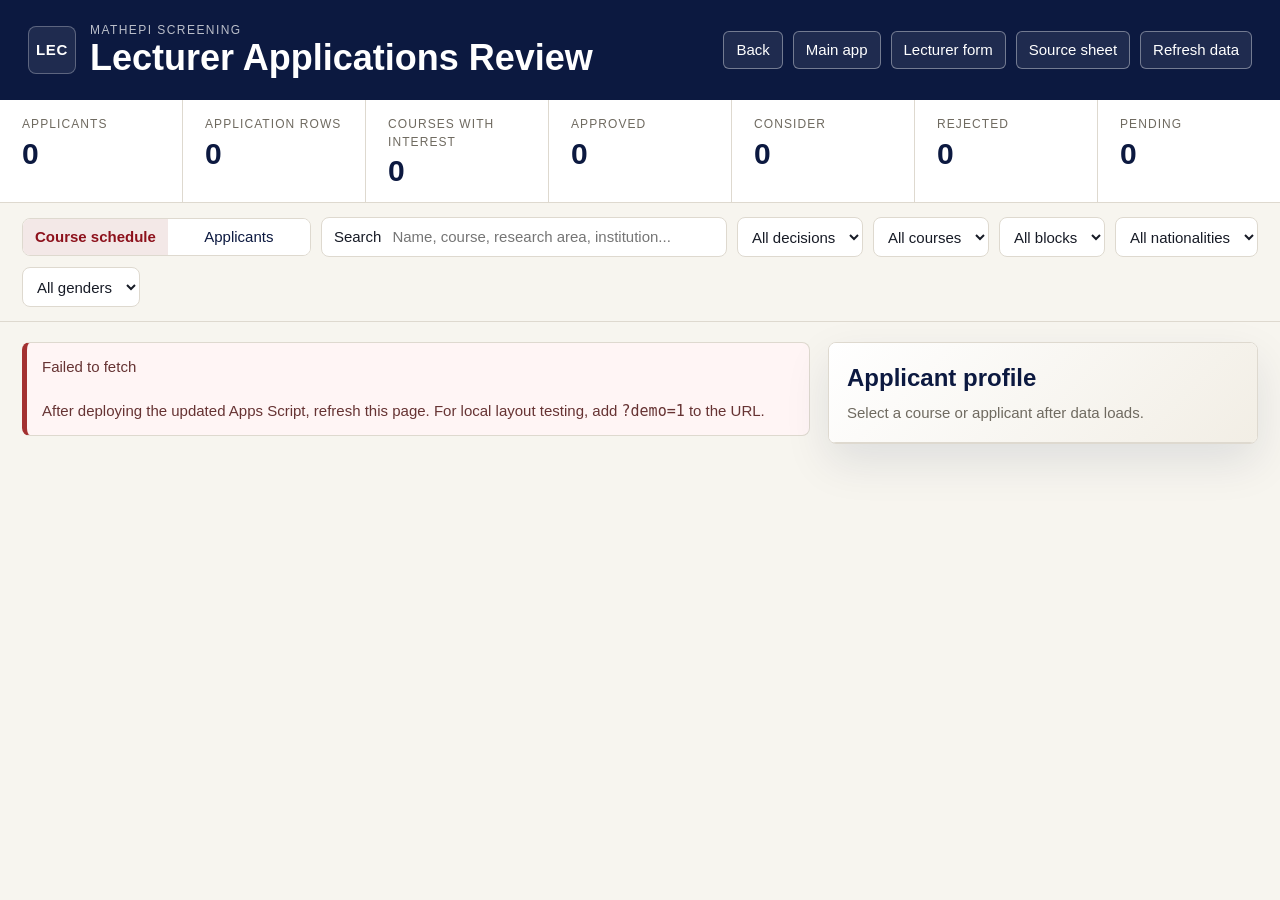
<file: lecturer-reviews/index.html>
<!doctype html>
<html lang="en">
  <head>
    <meta charset="utf-8" />
    <meta name="viewport" content="width=device-width, initial-scale=1" />
    <title>Lecturer Applications Review - MathEpi</title>
    <meta name="theme-color" content="#0c1940" />
    <style>
      :root {
        --navy: #0c1940;
        --navy-soft: #172a5a;
        --maroon: #8d111c;
        --gold: #b08c3a;
        --green: #2f6b4f;
        --teal: #0f6b78;
        --paper: #f7f5ef;
        --surface: #ffffff;
        --line: #ded9cf;
        --ink: #171b26;
        --muted: #6f6a60;
        --soft: #ece7dc;
        --danger: #a33131;
        --shadow: 0 18px 45px rgba(12, 25, 64, 0.1);
      }

      * {
        box-sizing: border-box;
      }

      body {
        margin: 0;
        background: var(--paper);
        color: var(--ink);
        font-family: "Myriad Pro", "Segoe UI", Frutiger, "Helvetica Neue", Arial, sans-serif;
        font-size: 15px;
        line-height: 1.45;
      }

      button,
      input,
      select,
      textarea {
        font: inherit;
      }

      button,
      a.button {
        display: inline-flex;
        align-items: center;
        justify-content: center;
        gap: 7px;
        min-height: 36px;
        border: 1px solid var(--navy);
        border-radius: 6px;
        background: var(--surface);
        color: var(--navy);
        padding: 7px 12px;
        text-decoration: none;
        cursor: pointer;
      }

      button:hover,
      a.button:hover {
        background: var(--navy);
        color: #fff;
      }

      button.primary,
      a.button.primary {
        border-color: var(--maroon);
        background: var(--maroon);
        color: #fff;
      }

      button.active {
        border-color: var(--maroon);
        background: #f3e8e7;
        color: var(--maroon);
        font-weight: 700;
      }

      .shell {
        min-height: 100vh;
      }

      .masthead {
        display: grid;
        grid-template-columns: minmax(260px, 1fr) auto;
        gap: 22px;
        padding: 22px 28px;
        background: var(--navy);
        color: #fff;
      }

      .brand {
        display: flex;
        align-items: center;
        gap: 14px;
      }

      .brand-mark {
        display: grid;
        place-items: center;
        width: 48px;
        height: 48px;
        border: 1px solid rgba(255, 255, 255, 0.28);
        border-radius: 8px;
        background: rgba(255, 255, 255, 0.08);
        font-weight: 900;
        letter-spacing: 0.04em;
      }

      .brand p,
      .brand h1 {
        margin: 0;
      }

      .brand p {
        color: rgba(255, 255, 255, 0.72);
        font-size: 12px;
        letter-spacing: 0.12em;
        text-transform: uppercase;
      }

      .brand h1 {
        font-size: clamp(23px, 3vw, 36px);
        line-height: 1.08;
      }

      .masthead-actions {
        display: flex;
        flex-wrap: wrap;
        align-items: center;
        justify-content: flex-end;
        gap: 10px;
      }

      .masthead-actions a,
      .masthead-actions button {
        border-color: rgba(255, 255, 255, 0.38);
        background: rgba(255, 255, 255, 0.08);
        color: #fff;
      }

      .kpi-strip {
        display: grid;
        grid-template-columns: repeat(7, minmax(130px, 1fr));
        gap: 1px;
        border-bottom: 1px solid var(--line);
        background: var(--line);
      }

      .kpi {
        min-height: 88px;
        padding: 16px 22px;
        background: #fff;
      }

      .kpi span {
        display: block;
        color: var(--muted);
        font-size: 12px;
        letter-spacing: 0.09em;
        text-transform: uppercase;
      }

      .kpi strong {
        display: block;
        margin-top: 5px;
        color: var(--navy);
        font-size: 30px;
        line-height: 1;
      }

      .toolbar {
        position: sticky;
        top: 0;
        z-index: 10;
        display: flex;
        flex-wrap: wrap;
        gap: 10px;
        align-items: center;
        padding: 14px 22px;
        border-bottom: 1px solid var(--line);
        background: rgba(247, 245, 239, 0.96);
        backdrop-filter: blur(12px);
      }

      .search {
        flex: 1 1 280px;
        display: flex;
        align-items: center;
        gap: 9px;
        min-height: 40px;
        border: 1px solid var(--line);
        border-radius: 8px;
        background: #fff;
        padding: 0 12px;
      }

      .search input {
        width: 100%;
        border: 0;
        outline: 0;
        background: transparent;
      }

      select {
        min-height: 40px;
        border: 1px solid var(--line);
        border-radius: 8px;
        background: #fff;
        color: var(--ink);
        padding: 0 10px;
      }

      .tabs {
        display: inline-flex;
        overflow: hidden;
        border: 1px solid var(--line);
        border-radius: 8px;
        background: #fff;
      }

      .tabs button {
        border: 0;
        border-radius: 0;
        min-width: 142px;
      }

      .main {
        display: grid;
        grid-template-columns: minmax(0, 1fr) minmax(340px, 430px);
        align-items: start;
        gap: 18px;
        padding: 20px 22px 34px;
      }

      .workspace {
        min-width: 0;
      }

      .status {
        margin-bottom: 14px;
        border: 1px solid var(--line);
        border-left: 5px solid var(--gold);
        border-radius: 8px;
        background: #fffaf0;
        padding: 13px 15px;
        color: var(--muted);
      }

      .status.error {
        border-left-color: var(--danger);
        background: #fff5f5;
        color: #633;
      }

      .status.warning {
        border-left-color: var(--maroon);
        background: #fff8e9;
        color: #624610;
      }

      .view-back {
        width: fit-content;
        min-height: 32px;
        padding: 5px 10px;
        font-size: 13px;
      }

      .section-head .view-back {
        margin-bottom: 8px;
      }

      .profile-back {
        margin-bottom: 10px;
      }

      .schedule {
        display: grid;
        gap: 12px;
      }

      .block-row {
        display: grid;
        grid-template-columns: 190px minmax(0, 1fr);
        border: 1px solid var(--line);
        border-radius: 8px;
        background: #fff;
        overflow: hidden;
      }

      .block-meta {
        padding: 16px;
        background: #fbfaf7;
        border-right: 1px solid var(--line);
      }

      .block-meta strong {
        display: block;
        color: var(--navy);
        font-size: 17px;
      }

      .block-meta span {
        display: block;
        margin-top: 5px;
        color: var(--muted);
        font-size: 13px;
      }

      .course-lane {
        display: grid;
        grid-template-columns: repeat(auto-fit, minmax(220px, 1fr));
        gap: 10px;
        padding: 12px;
      }

      .course-pill {
        display: grid;
        gap: 6px;
        min-height: 108px;
        border: 1px solid var(--line);
        border-radius: 8px;
        background: #fff;
        padding: 14px;
        text-align: left;
      }

      .course-pill:hover,
      .course-pill.active {
        border-color: var(--maroon);
        background: #fff;
        color: var(--ink);
        box-shadow: 0 0 0 3px rgba(141, 17, 28, 0.08);
      }

      .course-pill > * {
        min-width: 0;
      }

      .course-pill .code {
        color: var(--maroon);
        font-weight: 800;
        letter-spacing: 0.03em;
      }

      .course-pill strong {
        color: var(--navy);
        display: -webkit-box;
        overflow: hidden;
        -webkit-line-clamp: 2;
        -webkit-box-orient: vertical;
      }

      .course-pill small {
        color: var(--muted);
        overflow: hidden;
        text-overflow: ellipsis;
        white-space: nowrap;
      }

      .course-pill:hover .code,
      .course-pill:hover strong,
      .course-pill.active .code,
      .course-pill.active strong {
        color: var(--navy);
      }

      .course-pill:hover small,
      .course-pill.active small {
        color: var(--muted);
      }

      .course-detail {
        margin-top: 16px;
        border: 1px solid var(--line);
        border-radius: 8px;
        background: #fff;
        overflow: hidden;
      }

      .section-head {
        display: flex;
        flex-wrap: wrap;
        align-items: flex-start;
        justify-content: space-between;
        gap: 12px;
        padding: 18px;
        border-bottom: 1px solid var(--line);
        background: #fbfaf7;
      }

      .section-head h2,
      .section-head p {
        margin: 0;
      }

      .section-head h2 {
        color: var(--navy);
        font-size: 22px;
      }

      .section-head p {
        margin-top: 4px;
        color: var(--muted);
      }

      .applicant-list {
        display: grid;
        gap: 1px;
        background: var(--line);
      }

      .applicant-row {
        display: grid;
        grid-template-columns: minmax(0, 1fr) minmax(180px, 260px);
        gap: 16px;
        align-items: center;
        border: 0;
        border-radius: 0;
        background: #fff;
        color: var(--ink);
        padding: 16px 18px;
        text-align: left;
      }

      .applicant-row:hover,
      .applicant-row.active {
        background: #f7fbfb;
        color: var(--ink);
      }

      .applicant-row h3 {
        margin: 0 0 5px;
        color: var(--navy);
        font-size: 18px;
      }

      .applicant-row p {
        margin: 0;
        color: var(--muted);
      }

      .applicant-open {
        display: block;
        min-width: 0;
        width: 100%;
        min-height: 0;
        border: 0;
        border-radius: 0;
        background: transparent;
        color: inherit;
        padding: 0;
        text-align: left;
      }

      .applicant-open:hover,
      .applicant-open:focus-visible {
        background: transparent;
        color: inherit;
        outline: none;
      }

      .applicant-open:focus-visible h3 {
        text-decoration: underline;
        text-underline-offset: 3px;
      }

      .chips {
        display: flex;
        flex-wrap: wrap;
        gap: 6px;
        margin-top: 9px;
      }

      .chip,
      .badge {
        display: inline-flex;
        align-items: center;
        min-height: 24px;
        border-radius: 999px;
        padding: 4px 9px;
        font-size: 12px;
        line-height: 1.2;
      }

      .chip {
        background: var(--soft);
        color: var(--muted);
      }

      .chip.green,
      .badge.green {
        background: #e6f2ec;
        color: var(--green);
      }

      .chip.blue,
      .badge.blue {
        background: #e9eefb;
        color: var(--navy-soft);
      }

      .chip.gold,
      .badge.gold {
        background: #fbf2df;
        color: #7b5615;
      }

      .chip.maroon,
      .badge.maroon {
        background: #f6e8e9;
        color: var(--maroon);
      }

      .count-pill {
        display: grid;
        place-items: center;
        min-width: 48px;
        min-height: 48px;
        border-radius: 8px;
        background: var(--navy);
        color: #fff;
        font-size: 19px;
        font-weight: 800;
      }

      .applicant-grid {
        display: grid;
        grid-template-columns: 1fr;
        gap: 10px;
      }

      .applicant-tile,
      .applicant-strip {
        display: grid;
        grid-template-columns: minmax(240px, 1.15fr) minmax(260px, 1fr);
        gap: 18px;
        align-items: start;
        width: 100%;
        min-height: 112px;
        border: 1px solid var(--line);
        border-radius: 8px;
        background: #fff;
        padding: 16px;
        text-align: left;
      }

      .applicant-tile:hover,
      .applicant-tile.active,
      .applicant-strip:hover,
      .applicant-strip.active {
        border-color: var(--teal);
        background: #f7fbfb;
        color: var(--ink);
        box-shadow: 0 0 0 3px rgba(15, 107, 120, 0.08);
      }

      .applicant-tile h3,
      .applicant-strip h3 {
        margin: 0 0 6px;
        color: var(--navy);
        font-size: 18px;
        line-height: 1.2;
      }

      .applicant-tile p,
      .applicant-strip p {
        margin: 0;
        color: var(--muted);
      }

      .applicant-meta {
        display: grid;
        grid-template-columns: repeat(auto-fit, minmax(118px, 1fr));
        gap: 7px;
        margin-top: 10px;
      }

      .meta-pill {
        min-width: 0;
        border: 1px solid var(--line);
        border-radius: 7px;
        background: #fbfaf7;
        padding: 7px 9px;
        color: var(--muted);
        font-size: 12px;
      }

      .meta-pill b {
        display: block;
        overflow: hidden;
        color: var(--navy);
        text-overflow: ellipsis;
        white-space: nowrap;
      }

      .course-decision-list {
        display: grid;
        gap: 8px;
        min-width: 0;
      }

      .course-decision {
        display: grid;
        grid-template-columns: minmax(0, 1fr) auto;
        gap: 8px;
        align-items: center;
        border: 1px solid var(--line);
        border-radius: 8px;
        background: #fff;
        padding: 9px 10px;
        color: var(--ink);
      }

      .course-decision strong,
      .course-decision span {
        min-width: 0;
      }

      .course-decision strong {
        display: block;
        overflow: hidden;
        color: var(--navy);
        text-overflow: ellipsis;
        white-space: nowrap;
      }

      .course-decision small {
        display: block;
        overflow: hidden;
        color: var(--muted);
        text-overflow: ellipsis;
        white-space: nowrap;
      }

      .decision-badge {
        display: inline-flex;
        align-items: center;
        justify-content: center;
        min-width: 82px;
        min-height: 26px;
        border-radius: 999px;
        padding: 4px 10px;
        font-size: 12px;
        font-weight: 800;
        line-height: 1.2;
        white-space: nowrap;
      }

      .course-decision.with-action {
        grid-template-columns: minmax(0, 1fr) auto auto;
      }

      .decision-jump {
        min-height: 28px;
        min-width: 0;
        border-color: var(--teal);
        border-radius: 999px;
        background: #eef7f6;
        color: var(--teal);
        padding: 4px 9px;
        font-size: 12px;
        font-weight: 800;
        white-space: nowrap;
      }

      .decision-jump:hover,
      .decision-jump:focus-visible {
        background: var(--teal);
        color: #fff;
      }

      .decision-pending {
        background: #eee9dc;
        color: #605a4d;
      }

      .decision-approved {
        background: #e4f2eb;
        color: var(--green);
      }

      .decision-consider {
        background: #fbf2df;
        color: #7b5615;
      }

      .decision-rejected {
        background: #f7e4e6;
        color: var(--maroon);
      }

      .decision-panel {
        display: grid;
        gap: 10px;
        border: 1px solid var(--line);
        border-radius: 8px;
        background: #fbfaf7;
        padding: 12px;
      }

      .decision-actions {
        display: grid;
        grid-template-columns: repeat(3, minmax(0, 1fr));
        gap: 7px;
      }

      .decision-actions button {
        min-width: 0;
        min-height: 34px;
        padding: 6px 8px;
        font-size: 13px;
      }

      .decision-actions button.active {
        background: var(--navy);
        color: #fff;
      }

      .decision-panel textarea {
        width: 100%;
        min-height: 78px;
        resize: vertical;
        border: 1px solid var(--line);
        border-radius: 7px;
        background: #fff;
        padding: 9px 10px;
        color: var(--ink);
      }

      .decision-footer {
        display: flex;
        flex-wrap: wrap;
        gap: 8px;
        align-items: center;
        justify-content: space-between;
        color: var(--muted);
        font-size: 12px;
      }

      .decision-comment-preview {
        border: 1px solid var(--line);
        border-left: 4px solid var(--teal);
        border-radius: 7px;
        background: #fff;
        padding: 9px 10px;
      }

      .decision-comment-preview span {
        display: block;
        color: var(--muted);
        font-size: 11px;
        letter-spacing: 0.08em;
        text-transform: uppercase;
      }

      .decision-comment-preview strong {
        display: block;
        margin-top: 3px;
        color: var(--ink);
        font-weight: 600;
        overflow-wrap: anywhere;
        white-space: pre-wrap;
      }

      .profile-panel {
        position: sticky;
        top: 82px;
        max-height: calc(100vh - 104px);
        overflow: auto;
        border: 1px solid var(--line);
        border-radius: 8px;
        background: #fff;
        box-shadow: var(--shadow);
      }

      .profile-head {
        padding: 18px;
        border-bottom: 1px solid var(--line);
        background: linear-gradient(135deg, #fff, #f2eee5);
      }

      .profile-head h2 {
        margin: 0;
        color: var(--navy);
        font-size: 24px;
      }

      .profile-head p {
        margin: 6px 0 0;
        color: var(--muted);
      }

      .profile-body {
        display: grid;
        gap: 14px;
        padding: 16px;
      }

      .mini-grid {
        display: grid;
        grid-template-columns: repeat(2, minmax(0, 1fr));
        gap: 10px;
      }

      .mini {
        border: 1px solid var(--line);
        border-radius: 7px;
        background: #fbfaf7;
        padding: 10px;
      }

      .mini span {
        display: block;
        color: var(--muted);
        font-size: 11px;
        letter-spacing: 0.08em;
        text-transform: uppercase;
      }

      .mini strong {
        display: block;
        margin-top: 4px;
        color: var(--navy);
        overflow-wrap: anywhere;
      }

      .profile-section {
        border-top: 1px solid var(--line);
        padding-top: 14px;
      }

      .profile-section h3 {
        margin: 0 0 8px;
        color: var(--navy);
        font-size: 16px;
      }

      .application-block {
        border: 1px solid var(--line);
        border-radius: 8px;
        background: #fff;
        overflow: hidden;
      }

      .application-block.focused {
        border-color: var(--teal);
        box-shadow: 0 0 0 3px rgba(15, 107, 120, 0.12);
      }

      .application-block + .application-block {
        margin-top: 12px;
      }

      .application-title {
        display: flex;
        justify-content: space-between;
        gap: 10px;
        padding: 12px;
        background: #fbfaf7;
        border-bottom: 1px solid var(--line);
      }

      .application-title strong {
        color: var(--maroon);
      }

      .application-content {
        display: grid;
        gap: 12px;
        padding: 12px;
      }

      .plain-list {
        display: grid;
        gap: 9px;
      }

      .plain-list div {
        border-left: 3px solid var(--gold);
        padding-left: 10px;
      }

      .plain-list b {
        display: block;
        color: var(--navy);
      }

      .plain-list span,
      .text-block {
        color: var(--muted);
        white-space: pre-wrap;
        overflow-wrap: anywhere;
      }

      .empty {
        border: 1px dashed var(--line);
        border-radius: 8px;
        padding: 24px;
        color: var(--muted);
        text-align: center;
        background: #fff;
      }

      .back-top {
        display: none;
        min-height: 38px;
        border-color: var(--maroon);
        background: var(--maroon);
        color: #fff;
      }

      .back-top.visible {
        display: inline-flex;
      }

      @media (max-width: 1020px) {
        .masthead,
        .main {
          grid-template-columns: 1fr;
        }

        .profile-panel {
          position: static;
          max-height: none;
        }
      }

      @media (max-width: 720px) {
        .masthead {
          padding: 18px;
        }

        .kpi-strip {
          grid-template-columns: repeat(2, minmax(0, 1fr));
        }

        .main,
        .toolbar {
          padding-right: 14px;
          padding-left: 14px;
        }

        .block-row {
          grid-template-columns: 1fr;
        }

        .block-meta {
          border-right: 0;
          border-bottom: 1px solid var(--line);
        }

        .mini-grid {
          grid-template-columns: 1fr;
        }

        .applicant-row,
        .applicant-strip {
          grid-template-columns: 1fr;
        }

        .course-decision.with-action {
          grid-template-columns: minmax(0, 1fr) auto;
        }

        .course-decision.with-action .decision-jump {
          grid-column: 1 / -1;
          width: 100%;
        }

        .tabs {
          width: 100%;
        }

        .tabs button {
          flex: 1 1 0;
          min-width: 0;
        }
      }
    </style>
  </head>
  <body>
    <div class="shell">
      <header class="masthead">
        <div class="brand">
          <div class="brand-mark">LEC</div>
          <div>
            <p>MathEpi screening</p>
            <h1>Lecturer Applications Review</h1>
          </div>
        </div>
        <div class="masthead-actions">
          <button class="button" id="backButton" type="button">Back</button>
          <a class="button" href="../">Main app</a>
          <a class="button" href="../cfa/lecturer-application.html" target="_blank" rel="noopener noreferrer">Lecturer form</a>
          <a class="button" href="https://docs.google.com/spreadsheets/d/1GRzkfRBNzCY3baZP2X4JTcL3FuQAonykQ320URDFXU0/edit" target="_blank" rel="noopener noreferrer">Source sheet</a>
          <button class="primary" id="refreshButton">Refresh data</button>
        </div>
      </header>

      <section class="kpi-strip" id="kpis"></section>

      <section class="toolbar">
        <div class="tabs" role="tablist" aria-label="Review screens">
          <button id="courseTab" class="active" type="button">Course schedule</button>
          <button id="applicantTab" type="button">Applicants</button>
        </div>
        <div class="search">
          <span>Search</span>
          <input id="searchInput" type="search" placeholder="Name, course, research area, institution..." />
        </div>
        <select id="decisionFilter" aria-label="Filter by decision">
          <option value="">All decisions</option>
        </select>
        <select id="courseFilter" aria-label="Filter by course">
          <option value="">All courses</option>
        </select>
        <select id="blockFilter" aria-label="Filter by block">
          <option value="">All blocks</option>
        </select>
        <select id="nationalityFilter" aria-label="Filter by nationality">
          <option value="">All nationalities</option>
        </select>
        <select id="genderFilter" aria-label="Filter by gender">
          <option value="">All genders</option>
        </select>
        <button class="back-top" id="backTopButton" type="button">Back to top</button>
      </section>

      <main class="main">
        <section class="workspace">
          <div id="message"></div>
          <div id="screen"></div>
        </section>
        <aside class="profile-panel" id="profile"></aside>
      </main>
    </div>

    <script>
      (function () {
        var PUBLIC_APPS_SCRIPT_URL = "https://script.google.com/macros/s/AKfycbyrBseE_6REWP5D4zySf-Z6j_x9nUofWvT426M_HG5FoPllMDOZEcEa-f_Of4zryTQ9/exec";
        var SOURCE_SPREADSHEET_URL = "https://docs.google.com/spreadsheets/d/1GRzkfRBNzCY3baZP2X4JTcL3FuQAonykQ320URDFXU0/edit";
        var STORAGE_KEY = "mathepi-apps-script-url";
        var state = {
          loading: true,
          error: "",
          view: "course",
          query: "",
          blockFilter: "",
          decisionFilter: "",
          courseFilter: "",
          nationalityFilter: "",
          genderFilter: "",
          selectedCourse: "",
          selectedApplicantKey: "",
          focusDecisionKey: "",
          applications: [],
          courses: [],
          blocks: [],
          decisions: {},
          saving: {},
          noteDrafts: {},
          notice: "",
          syncedAt: "",
        };

        var demoData = {
          ok: true,
          syncedAt: new Date().toISOString(),
          blocks: [
            { id: "block-1", title: "Block 1", start: "2026-10-05", end: "2026-10-23", kind: "teaching", courses: ["MES01", "MES06"] },
            { id: "block-8", title: "Block 8", start: "2027-04-05", end: "2027-04-23", kind: "teaching", courses: ["MEC08", "MEC10"] },
          ],
          courses: [
            { code: "MES06", title: "Scientific Computing and LaTeX", type: "skills", hours: 60, block: "Block 1", outcomes: "Scientific computing and reproducible mathematical work." },
            { code: "MEC10", title: "Advanced Data Science for Epidemiology", type: "specialization", hours: 60, block: "Block 8", outcomes: "AI and data science for epidemiology." },
          ],
          applications: [
            {
              application_id: "demo-1",
              submitted_at: "2026-07-23T10:47:42.366Z",
              email: "demo@example.org",
              applicant: "Demo Applicant",
              affiliation: "AIMS Rwanda",
              designation: "Lecturer",
              gender: "Female",
              nationality: "Rwanda",
              highest_qualification: "PhD",
              research_areas: "Data science, epidemiology",
              selected_course_id: "MES06",
              selected_course_title: "Scientific Computing and LaTeX",
              block: "Block 1 - 2026-10-05 - 2026-10-23",
              availability: "Available",
              course_plan_text: "Module 1: Data workflows",
              taught_similar_course: "Yes",
              teaching_records_text: "Record 1: R programming",
            },
            {
              application_id: "demo-2",
              submitted_at: "2026-07-23T10:48:00.000Z",
              email: "demo@example.org",
              applicant: "Demo Applicant",
              affiliation: "AIMS Rwanda",
              designation: "Lecturer",
              gender: "Female",
              nationality: "Rwanda",
              highest_qualification: "PhD",
              research_areas: "Data science, epidemiology",
              selected_course_id: "MEC10",
              selected_course_title: "Advanced Data Science for Epidemiology",
              block: "Block 8 - 2027-04-05 - 2027-04-23",
              availability: "Available",
              course_plan_text: "Module 1: Outbreak prediction",
              taught_similar_course: "Yes",
              teaching_records_text: "Record 1: Machine learning",
            },
          ],
          decisions: [
            {
              decision_id: "demo-1::mes06",
              application_id: "demo-1",
              email: "demo@example.org",
              applicant: "Demo Applicant",
              course_id: "MES06",
              course_title: "Scientific Computing and LaTeX",
              decision: "Consider",
              notes: "Strong fit; confirm availability.",
              updated_at: new Date().toISOString(),
            },
          ],
        };

        function $(id) {
          return document.getElementById(id);
        }

        function esc(value) {
          return String(value == null ? "" : value)
            .replace(/&/g, "&amp;")
            .replace(/</g, "&lt;")
            .replace(/>/g, "&gt;")
            .replace(/"/g, "&quot;")
            .replace(/'/g, "&#39;");
        }

        function clean(value) {
          return String(value == null ? "" : value).replace(/\s+/g, " ").trim();
        }

        function parseJson(value, fallback) {
          try {
            return value ? JSON.parse(value) : fallback;
          } catch (error) {
            return fallback;
          }
        }

        function uniq(rows) {
          return rows.filter(Boolean).filter(function (item, index, list) {
            return list.indexOf(item) === index;
          });
        }

        function dateLabel(value) {
          if (!value) return "";
          var date = new Date(value);
          if (!Number.isFinite(date.getTime())) return String(value);
          return date.toLocaleDateString(undefined, { month: "short", day: "numeric", year: "numeric" });
        }

        function apiEndpoint() {
          try {
            return (window.MATHEPI_APPS_SCRIPT_URL || localStorage.getItem(STORAGE_KEY) || PUBLIC_APPS_SCRIPT_URL || "").trim();
          } catch (error) {
            return PUBLIC_APPS_SCRIPT_URL;
          }
        }

        function jsonp(action, payload) {
          var endpoint = apiEndpoint();
          if (!endpoint) return Promise.reject(new Error("Apps Script Web App URL is not configured."));
            var session = {};
            try { session = JSON.parse(localStorage.getItem("mathepi-portal-access-v1") || "{}"); } catch (error) {}
            payload = Object.assign({}, payload || {}, { token: session.token || "" });
          var controller = new AbortController();
          var timer = setTimeout(function () { controller.abort(); }, 30000);
          return fetch(endpoint, {
            method: "POST",
            headers: { "Content-Type": "text/plain;charset=utf-8" },
            body: JSON.stringify({ action: action, payload: payload }),
            signal: controller.signal
          }).then(function (response) {
            if (!response.ok) throw new Error("Apps Script request failed: " + response.status);
            return response.json();
          }).then(function (result) {
            if (result && result.ok === false) throw new Error(result.error || "Apps Script request failed.");
            return result || {};
          }).finally(function () { clearTimeout(timer); });
        }

        function loadData() {
          state.loading = true;
          state.error = "";
          state.notice = "";
          render();
          var params = new URLSearchParams(location.search);
          if (params.get("demo") === "1") {
            setTimeout(function () {
              applyData(demoData);
            }, 120);
            return;
          }
          if (params.get("mock") === "1") {
            params.delete("mock");
            var next = location.pathname + (params.toString() ? "?" + params.toString() : "") + location.hash;
            history.replaceState(null, "", next);
          }
          jsonp("listLecturerReviewData", {})
            .then(applyData)
            .catch(function (error) {
              return recoverLiveDataError(error);
            });
        }

        function recoverLiveDataError(error) {
          var message = error && error.message ? error.message : "Could not load lecturer review data.";
          if (!/Unknown action:\s*listLecturerReviewData/i.test(message)) {
            state.loading = false;
            state.error = message;
            render();
            return;
          }
          jsonp("backfillLecturerApplicationColumns", {})
            .then(function (result) {
              var updated = Number(result && result.updatedRows);
              state.loading = false;
              state.error = "The real LecturerApplications sheet is reachable" +
                (Number.isFinite(updated) ? " and " + updated + " application row(s) were checked/backfilled" : "") +
                ", but this Apps Script Web App deployment is still missing listLecturerReviewData. Redeploy apps-script/Code.gs, then refresh this page. Source spreadsheet: " + SOURCE_SPREADSHEET_URL;
              render();
            })
            .catch(function () {
              state.loading = false;
              state.error = "This page is in live mode, but the deployed Apps Script backend is missing listLecturerReviewData. Redeploy apps-script/Code.gs, then refresh this page. Source spreadsheet: " + SOURCE_SPREADSHEET_URL;
              render();
            });
        }

        function applyData(result) {
          state.decisions = {};
          (result.decisions || []).map(normalizeDecision).forEach(function (decision) {
            if (decision.id) state.decisions[decision.id] = decision;
          });
          state.courses = (result.courses || []).map(normalizeCourse).filter(function (course) { return course.code; });
          state.blocks = (result.blocks || []).map(normalizeBlock).filter(function (block) { return block.id; });
          state.applications = (result.applications || []).map(normalizeApplication).filter(function (app) {
            return app.applicationId || app.applicant || app.email || app.courseId;
          });
          enrichApplications();
          state.syncedAt = result.syncedAt || "";
          state.loading = false;
          state.error = "";
          var firstCourse = coursesWithApplications()[0] || state.courses[0];
          if (!state.selectedCourse && firstCourse) state.selectedCourse = firstCourse.code;
          var firstApplicant = applicantGroups()[0];
          if (!state.selectedApplicantKey && firstApplicant) state.selectedApplicantKey = firstApplicant.key;
          populateFilters();
          render();
        }

        function normalizeDecision(row) {
          var applicationId = clean(row.application_id || row.applicationId);
          var email = clean(row.email);
          var courseId = clean(row.course_id || row.courseId);
          var explicitId = clean(row.decision_id || row.decisionId);
          var id = explicitId ? explicitId.toLowerCase() : decisionKeyFromParts(applicationId, email, courseId);
          return {
            id: id,
            applicationId: applicationId,
            email: email,
            applicant: clean(row.applicant),
            courseId: courseId,
            courseTitle: clean(row.course_title || row.courseTitle),
            decision: normalizeDecisionStatus(row.decision),
            notes: String(row.notes || ""),
            decidedBy: clean(row.decided_by || row.decidedBy),
            updatedAt: clean(row.updated_at || row.updatedAt),
          };
        }

        function normalizeDecisionStatus(value) {
          var text = clean(value).toLowerCase();
          if (text === "approve" || text === "approved") return "Approved";
          if (text === "reject" || text === "rejected") return "Rejected";
          if (text === "consider") return "Consider";
          return "Pending";
        }

        function decisionKeyFromParts(applicationId, email, courseId) {
          return [applicationId || email, courseId].map(function (part) {
            return clean(part).toLowerCase();
          }).join("::");
        }

        function decisionKey(app) {
          return decisionKeyFromParts(app.applicationId, app.email, app.courseId);
        }

        function defaultDecision(app) {
          return {
            id: decisionKey(app),
            applicationId: app.applicationId,
            email: app.email,
            applicant: app.applicant,
            courseId: app.courseId,
            courseTitle: app.courseTitle,
            decision: "Pending",
            notes: "",
            decidedBy: "",
            updatedAt: "",
          };
        }

        function normalizeCourse(row) {
          if (row && row.json) row = parseJson(row.json, row);
          return {
            code: clean(row.code || row.id || row.record_id),
            title: clean(row.title),
            type: clean(row.type),
            hours: clean(row.hours),
            units: clean(row.units),
            block: clean(row.block),
            software: clean(row.software),
            prerequisites: clean(row.prerequisites),
            outcomes: clean(row.outcomes),
          };
        }

        function normalizeBlock(row) {
          if (row && row.json) row = parseJson(row.json, row);
          return {
            id: clean(row.id || row.record_id),
            title: clean(row.title),
            start: clean(row.start || row.start_date),
            end: clean(row.end || row.end_date),
            kind: clean(row.kind),
            note: clean(row.note || row.notes),
            courses: Array.isArray(row.courses) ? row.courses.map(clean) : [],
          };
        }

        function parseCourseCode(value) {
          var match = String(value || "").match(/\b([A-Z]{2,4}\d{1,3})\b/);
          return match ? match[1] : "";
        }

        function parseBlockId(value) {
          var match = String(value || "").match(/Block\s*(\d+)/i);
          return match ? "block-" + match[1] : "";
        }

        function normalizeApplication(row, index) {
          var full = parseJson(row.full_application_json, {});
          var lecturer = full.lecturer || {};
          var academic = full.academic || {};
          var selection = full.selection || {};
          var courseId = clean(row.selected_course_id || selection.courseId || parseCourseCode(row.course));
          var planRows = parseJson(row.course_plan_json, []);
          var teachingRows = parseJson(row.teaching_records_json, []);
          return {
            raw: row,
            full: full,
            applicationId: clean(row.application_id || ("lec-" + (index + 1))),
            submittedAt: clean(row.submitted_at),
            email: clean(row.email || full.email),
            title: clean(row.title || lecturer.title),
            applicant: clean(row.applicant || lecturer.name || "Unnamed applicant"),
            gender: clean(row.gender || lecturer.gender),
            affiliation: clean(row.affiliation || lecturer.affiliation),
            designation: clean(row.designation || lecturer.designation),
            address: clean(row.address || lecturer.address),
            country: clean(row.country_of_residence || lecturer.countryResidence),
            nationality: clean(row.nationality || lecturer.nationality),
            phone: clean(row.phone_full || [row.dial_code, row.phone].filter(Boolean).join(" ") || lecturer.phone),
            whatsapp: clean(row.whatsapp_registered || lecturer.whatsapp),
            contactDetails: clean(row.contact_details || lecturer.coDetails),
            qualification: clean(row.highest_qualification || academic.highest),
            institution: clean(row.awarding_institution || academic.institution),
            yearAwarded: clean(row.year_awarded || academic.year),
            publications: clean(row.publication_count || academic.publicationCount),
            orcid: clean(row.orcid || academic.orcid),
            scholar: clean(row.google_scholar || academic.scholar),
            scopus: clean(row.scopus_author_id || academic.scopus),
            researchAreas: clean(row.research_areas || academic.researchAreas),
            firstHost: clean(row.first_host),
            secondHost: clean(row.second_host),
            courseId: courseId,
            courseTitle: clean(row.selected_course_title || String(row.course || "").replace(courseId, "").replace(/^\s*-\s*/, "")),
            courseText: clean(row.course),
            blockText: clean(row.block),
            blockId: parseBlockId(row.block),
            availability: clean(row.availability),
            coursePlanText: String(row.course_plan_text || ""),
            coursePlanRows: Array.isArray(planRows) ? planRows : [],
            taughtSimilar: clean(row.taught_similar_course),
            teachingRecordsText: String(row.teaching_records_text || ""),
            teachingRecords: Array.isArray(teachingRows) ? teachingRows : [],
            passportName: clean(row.passport_file_name),
            passportUrl: clean(row.passport_drive_url),
            comments: clean(row.additional_comments),
            alumni: clean(row.alumni),
            alumniCentre: clean(row.alumni_centre),
            alumniProgram: clean(row.alumni_program),
            alumniYear: clean(row.alumni_year),
            heardAbout: clean(row.heard_about_aims),
            certified: clean(row.certified_true),
            acceptedTerms: clean(row.accepted_terms),
          };
        }

        function enrichApplications() {
          state.applications.forEach(function (app) {
            var course = courseByCode(app.courseId);
            if (!app.courseTitle && course) app.courseTitle = course.title;
            var block = blockForCourse(app.courseId) || blockById(app.blockId);
            if (block) {
              app.blockId = block.id;
              app.blockTitle = block.title;
              app.blockStart = block.start;
              app.blockEnd = block.end;
            }
            var key = decisionKey(app);
            app.decisionRow = state.decisions[key] || defaultDecision(app);
            app.decision = app.decisionRow.decision;
            app.decisionNotes = hasDraftNote(key) ? state.noteDrafts[key] : app.decisionRow.notes;
            app.decisionUpdatedAt = app.decisionRow.updatedAt;
          });
        }

        function courseByCode(code) {
          return state.courses.find(function (course) { return course.code === code; }) || null;
        }

        function blockById(id) {
          return state.blocks.find(function (block) { return block.id === id; }) || null;
        }

        function blockForCourse(code) {
          return state.blocks.find(function (block) {
            return (block.courses || []).indexOf(code) >= 0;
          }) || null;
        }

        function applicationText(app) {
          return [
            app.applicant,
            app.email,
            app.affiliation,
            app.designation,
            app.nationality,
            app.qualification,
            app.institution,
            app.researchAreas,
            app.courseId,
            app.courseTitle,
            app.blockTitle,
            app.decision,
            app.decisionNotes,
            app.coursePlanText,
            app.teachingRecordsText,
            app.comments,
          ].join(" ").toLowerCase();
        }

        function matchesQuery(app) {
          var q = state.query.trim().toLowerCase();
          if (!q) return true;
          return applicationText(app).indexOf(q) >= 0;
        }

        function matchesBlock(app) {
          return !state.blockFilter || app.blockId === state.blockFilter;
        }

        function matchesDecision(app) {
          return !state.decisionFilter || normalizeDecisionStatus(app.decision) === state.decisionFilter;
        }

        function matchesCourse(app) {
          return !state.courseFilter || app.courseId === state.courseFilter;
        }

        function matchesNationality(app) {
          return !state.nationalityFilter || clean(app.nationality) === state.nationalityFilter;
        }

        function matchesGender(app) {
          return !state.genderFilter || clean(app.gender) === state.genderFilter;
        }

        function visibleApplications() {
          return state.applications.filter(function (app) {
            return matchesQuery(app) && matchesBlock(app) && matchesDecision(app) && matchesCourse(app) && matchesNationality(app) && matchesGender(app);
          });
        }

        function applicationsForCourse(code) {
          return visibleApplications().filter(function (app) { return app.courseId === code; });
        }

        function coursesWithApplications() {
          var ids = uniq(state.applications.map(function (app) { return app.courseId; }));
          return ids.map(courseByCode).filter(Boolean);
        }

        function applicantKey(app) {
          return (app.email || app.applicant || app.applicationId).toLowerCase().replace(/[^a-z0-9]+/g, "-");
        }

        function applicantGroups() {
          var map = {};
          visibleApplications().forEach(function (app) {
            var key = applicantKey(app);
            if (!map[key]) {
              map[key] = {
                key: key,
                applicant: app.applicant,
                email: app.email,
                affiliation: app.affiliation,
                designation: app.designation,
                gender: app.gender,
                nationality: app.nationality,
                qualification: app.qualification,
                publications: app.publications,
                researchAreas: app.researchAreas,
                applications: [],
              };
            }
            map[key].applications.push(app);
          });
          return Object.keys(map).map(function (key) {
            var group = map[key];
            group.applications.sort(function (a, b) {
              return String(a.blockStart || a.blockText).localeCompare(String(b.blockStart || b.blockText));
            });
            group.courseIds = uniq(group.applications.map(function (app) { return app.courseId; }));
            return group;
          }).sort(function (a, b) {
            return a.applicant.localeCompare(b.applicant);
          });
        }

        function selectedGroup() {
          var groups = applicantGroups();
          return groups.find(function (group) { return group.key === state.selectedApplicantKey; }) || groups[0] || null;
        }

        function selectedCourse() {
          return courseByCode(state.selectedCourse) || coursesWithApplications()[0] || state.courses[0] || null;
        }

        function countForCourse(code) {
          return state.applications.filter(function (app) { return app.courseId === code; }).length;
        }

        function multiCourseCount() {
          return applicantGroupsAll().filter(function (group) { return group.courseIds.length > 1; }).length;
        }

        function applicantGroupsAll() {
          var savedQuery = state.query;
          var savedBlock = state.blockFilter;
          state.query = "";
          state.blockFilter = "";
          var groups = applicantGroups();
          state.query = savedQuery;
          state.blockFilter = savedBlock;
          return groups;
        }

        function populateBlockFilter() {
          var select = $("blockFilter");
          var current = state.blockFilter;
          select.innerHTML = '<option value="">All blocks</option>' + state.blocks
            .filter(function (block) { return (block.courses || []).length; })
            .map(function (block) {
              return '<option value="' + esc(block.id) + '">' + esc(block.title) + " - " + esc(dateLabel(block.start)) + "</option>";
            }).join("");
          select.value = current;
        }

        function populateFilters() {
          populateBlockFilter();
          populateDecisionFilter();
          populateCourseFilter();
          populateValueFilter("nationalityFilter", "All nationalities", uniq(state.applications.map(function (app) { return clean(app.nationality); })).sort());
          populateValueFilter("genderFilter", "All genders", uniq(state.applications.map(function (app) { return clean(app.gender); })).sort());
        }

        function populateDecisionFilter() {
          var select = $("decisionFilter");
          var current = state.decisionFilter;
          select.innerHTML = '<option value="">All decisions</option>' + ["Pending", "Approved", "Consider", "Rejected"].map(function (decision) {
            return '<option value="' + esc(decision) + '">' + esc(decision) + "</option>";
          }).join("");
          select.value = current;
        }

        function populateCourseFilter() {
          var select = $("courseFilter");
          var current = state.courseFilter;
          var courses = state.courses.filter(function (course) {
            return countForCourse(course.code) > 0;
          });
          select.innerHTML = '<option value="">All courses</option>' + courses.map(function (course) {
            return '<option value="' + esc(course.code) + '">' + esc(course.code + " - " + course.title) + "</option>";
          }).join("");
          select.value = current;
        }

        function populateValueFilter(id, label, values) {
          var select = $(id);
          var current = select.value;
          select.innerHTML = '<option value="">' + esc(label) + '</option>' + values.filter(Boolean).map(function (value) {
            return '<option value="' + esc(value) + '">' + esc(value) + "</option>";
          }).join("");
          select.value = values.indexOf(current) >= 0 ? current : "";
          if (id === "nationalityFilter") state.nationalityFilter = select.value;
          if (id === "genderFilter") state.genderFilter = select.value;
        }

        function renderKpis() {
          var groups = applicantGroupsAll();
          var courseInterestCount = uniq(state.applications.map(function (app) { return app.courseId; })).length;
          var counts = decisionCounts(state.applications);
          $("kpis").innerHTML = [
            kpi("Applicants", groups.length),
            kpi("Application rows", state.applications.length),
            kpi("Courses with interest", courseInterestCount),
            kpi("Approved", counts.Approved),
            kpi("Consider", counts.Consider),
            kpi("Rejected", counts.Rejected),
            kpi("Pending", counts.Pending),
          ].join("");
        }

        function decisionCounts(applications) {
          return applications.reduce(function (counts, app) {
            var decision = normalizeDecisionStatus(app.decision);
            counts[decision] = (counts[decision] || 0) + 1;
            return counts;
          }, { Approved: 0, Consider: 0, Rejected: 0, Pending: 0 });
        }

        function kpi(label, value) {
          return '<div class="kpi"><span>' + esc(label) + '</span><strong>' + esc(value) + '</strong></div>';
        }

        function renderMessage() {
          var target = $("message");
          if (state.loading) {
            target.innerHTML = '<div class="status">Loading lecturer applications from Google Sheets...</div>';
          } else if (state.error) {
            target.innerHTML = '<div class="status error">' + esc(state.error) + '<br><br>After deploying the updated Apps Script, refresh this page. For local layout testing, add <code>?demo=1</code> to the URL.</div>';
          } else if (state.notice) {
            target.innerHTML = '<div class="status warning">' + esc(state.notice) + '</div>';
          } else {
            target.innerHTML = state.syncedAt
              ? '<div class="status">Live Sheet data loaded. Synced at ' + esc(dateLabel(state.syncedAt)) + '.</div>'
              : "";
          }
        }

        function render() {
          renderKpis();
          renderMessage();
          $("courseTab").classList.toggle("active", state.view === "course");
          $("applicantTab").classList.toggle("active", state.view === "applicant");
          $("screen").innerHTML = state.loading || state.error
            ? ""
            : state.view === "course"
              ? renderCourseScreen()
              : renderApplicantScreen();
          $("profile").innerHTML = state.loading || state.error ? renderEmptyProfile() : renderProfile();
        }

        function renderCourseScreen() {
          var blocks = state.blocks.filter(function (block) {
            if (!block.courses || !block.courses.length) return false;
            return !state.blockFilter || block.id === state.blockFilter;
          });
          var schedule = blocks.map(renderBlock).join("");
          var course = selectedCourse();
          return '<div class="schedule">' + schedule + '</div>' + renderSelectedCourse(course);
        }

        function renderBlock(block) {
          var courses = (block.courses || []).map(courseByCode).filter(Boolean).filter(function (course) {
            if (state.courseFilter && course.code !== state.courseFilter) return false;
            if (!state.query) return true;
            var apps = applicationsForCourse(course.code);
            return apps.length || [course.code, course.title, course.outcomes].join(" ").toLowerCase().indexOf(state.query.toLowerCase()) >= 0;
          });
          if (!courses.length && state.blockFilter) return "";
          return '<section class="block-row">' +
            '<div class="block-meta"><strong>' + esc(block.title) + '</strong><span>' + esc(dateLabel(block.start)) + ' to ' + esc(dateLabel(block.end)) + '</span><span>' + esc(block.note || block.kind) + '</span></div>' +
            '<div class="course-lane">' + (courses.length ? courses.map(renderCoursePill).join("") : '<div class="empty">No courses match the current filter.</div>') + '</div>' +
            '</section>';
        }

        function renderCoursePill(course) {
          var count = countForCourse(course.code);
          var isActive = selectedCourse() && selectedCourse().code === course.code;
          return '<button class="course-pill ' + (isActive ? "active" : "") + '" title="' + esc(course.code + " - " + course.title) + '" onclick=\'selectCourse(' + JSON.stringify(course.code) + ')\'>' +
            '<span class="code">' + esc(course.code) + '</span>' +
            '<strong>' + esc(course.title) + '</strong>' +
            '<small>' + esc(course.type || "course") + ' &middot; ' + esc(course.hours || "") + ' hours</small>' +
            '<span class="badge ' + (count ? "green" : "gold") + '">' + count + ' applicant' + (count === 1 ? "" : "s") + '</span>' +
            '</button>';
        }

        function renderSelectedCourse(course) {
          if (!course) return '<div class="empty">No course selected.</div>';
          var block = blockForCourse(course.code);
          var apps = applicationsForCourse(course.code);
          return '<section class="course-detail">' +
            '<div class="section-head"><div><button class="view-back" type="button" onclick="backToCourseSchedule()">Back to courses</button><h2>' + esc(course.code) + ' ' + esc(course.title) + '</h2><p>' + esc(block ? block.title + " - " + dateLabel(block.start) + " to " + dateLabel(block.end) : course.block || "Schedule pending") + '</p></div><span class="count-pill">' + apps.length + '</span></div>' +
            '<div class="applicant-list">' + (apps.length ? apps.map(renderApplicantRow).join("") : '<div class="empty">No applicants match this course and filter.</div>') + '</div>' +
            '</section>';
        }

        function renderApplicantRow(app) {
          var groupKey = applicantKey(app);
          var active = groupKey === state.selectedApplicantKey;
          return '<article class="applicant-row ' + (active ? "active" : "") + '">' +
            '<button class="applicant-open" type="button" onclick=\'selectApplicant(' + JSON.stringify(groupKey) + ')\'>' +
            '<h3>' + esc(app.applicant) + '</h3><p>' + esc([app.designation, app.affiliation, app.email].filter(Boolean).join(" | ")) + '</p>' +
            '<div class="applicant-meta">' + metaPill("Gender", app.gender) + metaPill("Nationality", app.nationality) + metaPill("Qualification", app.qualification) + metaPill("Publications", app.publications) + '</div>' +
            '</button>' +
            '<div class="course-decision-list">' + renderCourseDecisionStrip(app, groupKey, true) + '</div>' +
            '</article>';
        }

        function renderApplicantScreen() {
          var groups = applicantGroups();
          return '<div class="applicant-grid">' + (groups.length ? groups.map(renderApplicantTile).join("") : '<div class="empty">No applicants match the current filters.</div>') + '</div>';
        }

        function renderApplicantTile(group) {
          var active = group.key === state.selectedApplicantKey;
          return '<article class="applicant-strip ' + (active ? "active" : "") + '">' +
            '<button class="applicant-open" type="button" onclick=\'selectApplicant(' + JSON.stringify(group.key) + ')\'>' +
            '<h3>' + esc(group.applicant) + '</h3>' +
            '<p>' + esc([group.designation, group.affiliation, group.email].filter(Boolean).join(" | ")) + '</p>' +
            '<div class="applicant-meta">' +
            metaPill("Gender", group.gender) +
            metaPill("Nationality", group.nationality) +
            metaPill("Qualification", group.qualification) +
            metaPill("Publications", group.publications) +
            metaPill("Applications", group.applications.length) +
            '</div>' +
            '<p style="margin-top:10px" title="' + esc(group.researchAreas || "") + '">' + esc(shortText(group.researchAreas, 180)) + '</p>' +
            '</button>' +
            '<div class="course-decision-list">' + group.applications.map(function (app) {
              return renderCourseDecisionStrip(app, group.key, true);
            }).join("") + '</div>' +
            '</article>';
        }

        function renderCourseDecisionStrip(app, groupKey, showAction) {
          var title = [app.courseId, app.courseTitle].filter(Boolean).join(" - ");
          var key = decisionKey(app);
          var action = showAction
            ? '<button class="decision-jump" type="button" onclick=\'focusApplicationDecision(event, ' + JSON.stringify(groupKey || applicantKey(app)) + ", " + JSON.stringify(key) + ')\'>Screening decision</button>'
            : "";
          return '<div class="course-decision ' + (showAction ? "with-action" : "") + '" title="' + esc(title) + '">' +
            '<span><strong>' + esc(app.courseId || "Course") + '</strong><small>' + esc(app.courseTitle || app.blockTitle || "Course title pending") + '</small></span>' +
            decisionBadge(app.decision) +
            action +
            '</div>';
        }

        function decisionBadge(decision) {
          var status = normalizeDecisionStatus(decision);
          return '<span class="decision-badge ' + esc(decisionClass(status)) + '">' + esc(status) + '</span>';
        }

        function decisionClass(decision) {
          return "decision-" + normalizeDecisionStatus(decision).toLowerCase();
        }

        function metaPill(label, value) {
          return '<span class="meta-pill">' + esc(label) + '<b>' + esc(value || "Not provided") + '</b></span>';
        }

        function renderEmptyProfile() {
          return '<div class="profile-head"><h2>Applicant profile</h2><p>Select a course or applicant after data loads.</p></div>';
        }

        function renderProfile() {
          var group = selectedGroup();
          if (!group) return renderEmptyProfile();
          var primary = group.applications[0] || {};
          return '<div class="profile-head">' +
            '<button class="view-back profile-back" type="button" onclick="backFromProfile()">Back to review list</button>' +
            '<h2>' + esc(group.applicant) + '</h2>' +
            '<p>' + esc([group.designation, group.affiliation].filter(Boolean).join(" | ")) + '</p>' +
            '<div class="chips">' + chip(group.applications.length + " application" + (group.applications.length === 1 ? "" : "s"), "gold") + chip(group.courseIds.join(", "), "maroon") + '</div>' +
            '</div>' +
            '<div class="profile-body">' +
            '<div class="mini-grid">' +
            mini("Email", group.email || primary.email) +
            mini("Nationality", group.nationality || primary.nationality) +
            mini("Gender", group.gender || primary.gender) +
            mini("Qualification", group.qualification || primary.qualification) +
            mini("Phone", primary.phone) +
            mini("Publications", primary.publications) +
            '</div>' +
            profileSection("Research areas", textBlock(group.researchAreas || primary.researchAreas || "Not provided")) +
            profileSection("Applications by course", group.applications.map(renderApplicationBlock).join("")) +
            '</div>';
        }

        function renderApplicationBlock(app) {
          var key = decisionKey(app);
          return '<article class="application-block ' + (state.focusDecisionKey === key ? "focused" : "") + '" id="' + esc(applicationBlockId(key)) + '">' +
            '<div class="application-title"><strong>' + esc(app.courseId) + ' ' + esc(app.courseTitle) + '</strong><span>' + decisionBadge(app.decision) + '</span></div>' +
            '<div class="application-content">' +
            renderDecisionEditor(app) +
            '<div class="mini-grid">' +
            mini("Dates", [dateLabel(app.blockStart), dateLabel(app.blockEnd)].filter(Boolean).join(" to ") || app.blockText) +
            mini("Availability", app.availability) +
            mini("Host pathway", app.firstHost) +
            mini("Taught similar course", app.taughtSimilar) +
            '</div>' +
            detailList(app) +
            profileSection("Course plan", renderPlan(app)) +
            profileSection("Teaching records", renderTeaching(app)) +
            '</div>' +
            '</article>';
        }

        function renderDecisionEditor(app) {
          var key = decisionKey(app);
          var status = normalizeDecisionStatus(app.decision);
          var saving = !!state.saving[key];
          var notes = decisionNoteFor(app);
          return '<section class="decision-panel">' +
            '<div class="decision-actions">' + ["Approved", "Consider", "Rejected"].map(function (decision) {
              return '<button type="button" class="' + (status === decision ? "active" : "") + '" onclick=\'setApplicationDecision(' + JSON.stringify(key) + ", " + JSON.stringify(decision) + ')\'>' + esc(decision === "Rejected" ? "Reject" : decision === "Approved" ? "Approve" : "Consider") + '</button>';
            }).join("") + '</div>' +
            '<textarea id="' + esc(decisionNoteId(key)) + '" placeholder="Decision notes or screening comments..." oninput=\'cacheDecisionNotes(' + JSON.stringify(key) + ', this.value)\'>' + esc(notes) + '</textarea>' +
            '<div class="decision-comment-preview"><span>Decision comment</span><strong id="' + esc(decisionPreviewId(key)) + '">' + esc(notes || "No comment saved yet.") + '</strong></div>' +
            '<div class="decision-footer"><span>' + esc(app.decisionUpdatedAt ? "Updated " + dateLabel(app.decisionUpdatedAt) : "No decision saved yet") + '</span>' +
            '<button type="button" class="primary" onclick=\'saveApplicationDecision(' + JSON.stringify(key) + ')\'>' + esc(saving ? "Saving..." : "Save decision") + '</button></div>' +
            '</section>';
        }

        function decisionNoteId(key) {
          return "decision-note-" + String(key || "").replace(/[^a-z0-9_-]+/gi, "-");
        }

        function decisionPreviewId(key) {
          return "decision-comment-preview-" + safeDomId(key);
        }

        function applicationBlockId(key) {
          return "application-decision-" + safeDomId(key);
        }

        function safeDomId(value) {
          return String(value || "").replace(/[^a-z0-9_-]+/gi, "-");
        }

        function detailList(app) {
          var passport = app.passportUrl
            ? '<a href="' + esc(app.passportUrl) + '" target="_blank" rel="noopener noreferrer">' + esc(app.passportName || "Open uploaded passport") + '</a>'
            : esc(app.passportName || "Not provided");
          var rows = [
            ["Awarding institution", app.institution, false],
            ["Year awarded", app.yearAwarded, false],
            ["ORCID", linkOrText(app.orcid), true],
            ["Google Scholar", linkOrText(app.scholar), true],
            ["Scopus", linkOrText(app.scopus), true],
            ["Collaborator/contact", app.contactDetails, false],
            ["Additional comments", app.comments, false],
            ["AIMS alumni", [app.alumni, app.alumniCentre, app.alumniProgram, app.alumniYear].filter(Boolean).join(" | "), false],
            ["Passport file", passport, true],
            ["Submitted", app.submittedAt, false],
          ];
          return '<div class="plain-list">' + rows.map(function (row) {
            var value = row[2] ? row[1] : esc(row[1] || "Not provided");
            return '<div><b>' + esc(row[0]) + '</b><span>' + value + '</span></div>';
          }).join("") + '</div>';
        }

        function renderPlan(app) {
          if (app.coursePlanRows && app.coursePlanRows.length) {
            return '<div class="plain-list">' + app.coursePlanRows.map(function (row, index) {
              row = Array.isArray(row) ? row : [];
              return '<div><b>Module ' + (index + 1) + ': ' + esc(row[0] || "Untitled") + '</b><span>' + esc([row[1], row[2], row[3], row[4]].filter(Boolean).join("\n\n")) + '</span></div>';
            }).join("") + '</div>';
          }
          return textBlock(app.coursePlanText || "No course plan saved.");
        }

        function renderTeaching(app) {
          if (app.teachingRecords && app.teachingRecords.length) {
            return '<div class="plain-list">' + app.teachingRecords.map(function (item, index) {
              item = item || {};
              var body = [
                item.institution,
                item.level,
                item.year,
                item.mode,
                item.times ? item.times + " time(s)" : "",
              ].filter(Boolean).join(" | ");
              return '<div><b>Record ' + (index + 1) + ': ' + esc(item.courseTitle || "Untitled") + '</b><span>' + esc(body || "No detail provided") + '</span></div>';
            }).join("") + '</div>';
          }
          return textBlock(app.teachingRecordsText || "No teaching record saved.");
        }

        function profileSection(title, body) {
          return '<section class="profile-section"><h3>' + esc(title) + '</h3>' + body + '</section>';
        }

        function textBlock(value) {
          return '<div class="text-block">' + esc(value || "") + '</div>';
        }

        function mini(label, value) {
          return '<div class="mini"><span>' + esc(label) + '</span><strong>' + (value ? esc(value) : "Not provided") + '</strong></div>';
        }

        function chip(value, color) {
          var text = shortText(value, 80);
          if (!text) return "";
          return '<span class="chip ' + esc(color || "") + '">' + esc(text) + '</span>';
        }

        function shortText(value, limit) {
          var text = clean(value);
          if (!text) return "";
          return text.length > limit ? text.slice(0, limit - 1).trim() + "..." : text;
        }

        function linkOrText(value) {
          var text = clean(value);
          if (!text) return "Not provided";
          if (/^https?:\/\//i.test(text)) {
            return '<a href="' + esc(text) + '" target="_blank" rel="noopener noreferrer">' + esc(shortText(text, 70)) + '</a>';
          }
          return esc(text);
        }

        function appByDecisionKey(key) {
          return state.applications.find(function (app) { return decisionKey(app) === key; }) || null;
        }

        function hasDraftNote(key) {
          return Object.prototype.hasOwnProperty.call(state.noteDrafts, key);
        }

        function decisionNoteFor(app) {
          var key = decisionKey(app);
          if (hasDraftNote(key)) return state.noteDrafts[key];
          return String(app.decisionNotes != null ? app.decisionNotes : "");
        }

        function setDecisionNoteDraft(key, value) {
          var app = appByDecisionKey(key);
          var notes = String(value || "");
          state.noteDrafts[key] = notes;
          if (app) app.decisionNotes = notes;
          var preview = $(decisionPreviewId(key));
          if (preview) preview.textContent = notes || "No comment saved yet.";
          return notes;
        }

        function syncDecisionNoteFromDom(key) {
          var textarea = $(decisionNoteId(key));
          if (textarea) return setDecisionNoteDraft(key, textarea.value);
          var app = appByDecisionKey(key);
          return app ? setDecisionNoteDraft(key, decisionNoteFor(app)) : "";
        }

        function applyDecisionRow(app, row) {
          if (!app || !row) return;
          var key = String(row.id || decisionKey(app)).toLowerCase();
          row.id = key;
          row.decision = normalizeDecisionStatus(row.decision);
          row.notes = String(row.notes != null ? row.notes : decisionNoteFor(app));
          state.decisions[key] = row;
          app.decisionRow = row;
          app.decision = row.decision;
          app.decisionNotes = hasDraftNote(key) ? state.noteDrafts[key] : row.notes;
          app.decisionUpdatedAt = row.updatedAt;
        }

        function localDecisionRow(app) {
          var key = decisionKey(app);
          var existing = state.decisions[key] || defaultDecision(app);
          return {
            id: existing.id || key,
            applicationId: app.applicationId,
            email: app.email,
            applicant: app.applicant,
            courseId: app.courseId,
            courseTitle: app.courseTitle,
            decision: normalizeDecisionStatus(app.decision || existing.decision),
            notes: hasDraftNote(key) ? state.noteDrafts[key] : String(app.decisionNotes != null ? app.decisionNotes : existing.notes || ""),
            decidedBy: existing.decidedBy || "Lecturer review desk",
            updatedAt: existing.updatedAt || "",
          };
        }

        function buildDecisionPayload(app) {
          var key = decisionKey(app);
          return {
            applicationId: app.applicationId,
            email: app.email,
            applicant: app.applicant,
            courseId: app.courseId,
            courseTitle: app.courseTitle,
            decision: normalizeDecisionStatus(app.decision),
            notes: hasDraftNote(key) ? state.noteDrafts[key] : String(app.decisionNotes || ""),
            decidedBy: "Lecturer review desk",
          };
        }

        function deploymentSaveMessage(error) {
          var message = error && error.message ? error.message : "Could not save the lecturer decision.";
          if (/Unknown action:\s*saveLecturerReviewDecision/i.test(message)) {
            return "Decision not saved to Google Sheets yet: the deployed Apps Script is missing saveLecturerReviewDecision. Paste/deploy apps-script/paste-small-files/00_Config.gs, 01_Routes.gs, and 04_LecturerApplications.gs, then refresh and save again.";
          }
          return message;
        }

        function scrollToReviewTarget(selector) {
          var target = document.querySelector(selector);
          if (target) target.scrollIntoView({ behavior: "smooth", block: "start" });
        }

        function focusDecisionEditor(key) {
          window.setTimeout(function () {
            var block = document.getElementById(applicationBlockId(key));
            if (block) block.scrollIntoView({ behavior: "smooth", block: "center" });
            var note = $(decisionNoteId(key));
            if (note) note.focus();
          }, 40);
        }

        function updateBackTopButton() {
          $("backTopButton").classList.toggle("visible", window.scrollY > 420);
        }

        window.selectCourse = function (code) {
          state.selectedCourse = code;
          var app = applicationsForCourse(code)[0] || state.applications.find(function (item) { return item.courseId === code; });
          if (app) state.selectedApplicantKey = applicantKey(app);
          state.focusDecisionKey = "";
          render();
          document.querySelector(".course-detail")?.scrollIntoView({ behavior: "smooth", block: "start" });
        };

        window.selectApplicant = function (key) {
          state.selectedApplicantKey = key;
          state.focusDecisionKey = "";
          render();
        };

        window.focusApplicationDecision = function (event, groupKey, key) {
          if (event) {
            event.preventDefault();
            event.stopPropagation();
          }
          state.selectedApplicantKey = groupKey;
          state.focusDecisionKey = key;
          render();
          focusDecisionEditor(key);
        };

        window.scrollLecturerReviewTop = function () {
          window.scrollTo({ top: 0, behavior: "smooth" });
        };

        window.backToCourseSchedule = function () {
          scrollToReviewTarget(".schedule");
        };

        window.backFromProfile = function () {
          scrollToReviewTarget(state.view === "applicant" ? ".applicant-grid" : ".course-detail");
        };

        window.setApplicationDecision = function (key, decision) {
          var app = appByDecisionKey(key);
          if (!app) return;
          syncDecisionNoteFromDom(key);
          app.decision = normalizeDecisionStatus(decision);
          applyDecisionRow(app, localDecisionRow(app));
          render();
          window.saveApplicationDecision(key);
        };

        window.cacheDecisionNotes = function (key, value) {
          var app = appByDecisionKey(key);
          if (!app) return;
          setDecisionNoteDraft(key, value);
          applyDecisionRow(app, localDecisionRow(app));
        };

        window.saveApplicationDecision = function (key) {
          var app = appByDecisionKey(key);
          if (!app || state.saving[key]) return;
          syncDecisionNoteFromDom(key);
          var payload = buildDecisionPayload(app);
          state.saving[key] = true;
          render();
          jsonp("saveLecturerReviewDecision", payload)
            .then(function (result) {
              state.saving[key] = false;
              state.notice = "";
              var row = normalizeDecision((result && result.decision) || payload);
              if (!row.id) row.id = decisionKey(app);
              if (!row.notes && payload.notes) row.notes = payload.notes;
              delete state.noteDrafts[key];
              applyDecisionRow(app, row);
              render();
            })
            .catch(function (error) {
              state.saving[key] = false;
              state.notice = deploymentSaveMessage(error);
              render();
            });
        };

        $("courseTab").addEventListener("click", function () {
          state.view = "course";
          render();
        });
        $("applicantTab").addEventListener("click", function () {
          state.view = "applicant";
          render();
        });
        $("searchInput").addEventListener("input", function (event) {
          state.query = event.target.value || "";
          render();
        });
        $("blockFilter").addEventListener("change", function (event) {
          state.blockFilter = event.target.value || "";
          render();
        });
        $("decisionFilter").addEventListener("change", function (event) {
          state.decisionFilter = event.target.value || "";
          render();
        });
        $("courseFilter").addEventListener("change", function (event) {
          state.courseFilter = event.target.value || "";
          if (state.courseFilter) state.selectedCourse = state.courseFilter;
          render();
        });
        $("nationalityFilter").addEventListener("change", function (event) {
          state.nationalityFilter = event.target.value || "";
          render();
        });
        $("genderFilter").addEventListener("change", function (event) {
          state.genderFilter = event.target.value || "";
          render();
        });
        $("backButton").addEventListener("click", function () {
          if (history.length > 1) history.back();
          else window.location.href = "../";
        });
        $("backTopButton").addEventListener("click", window.scrollLecturerReviewTop);
        window.addEventListener("scroll", updateBackTopButton, { passive: true });
        $("refreshButton").addEventListener("click", loadData);

        loadData();
        updateBackTopButton();
      })();
    </script>
  </body>
</html>
</file>
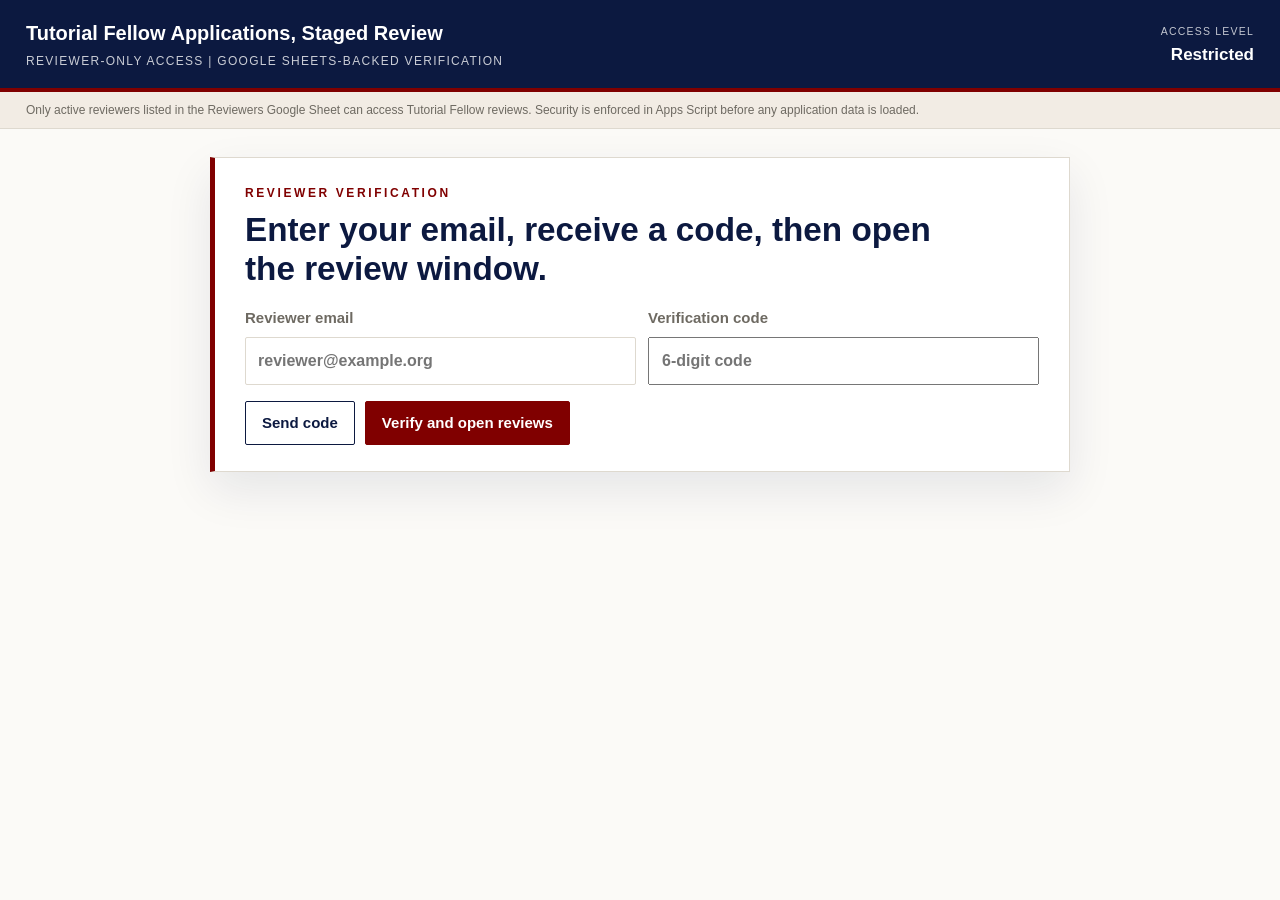
<file: tf-reviews/index.html>
<!doctype html>
<html lang="en">
  <head>
    <meta charset="utf-8" />
    <meta name="viewport" content="width=device-width, initial-scale=1" />
    <title>MathEpi Tutorial Fellow Review Portal</title>
    <meta name="theme-color" content="#800000" />
    <style>
      :root {
        --maroon: #800000;
        --navy: #0c1940;
        --paper: #fbfaf7;
        --line: #ded9cf;
        --ink: #1b1f2a;
        --muted: #6e6a62;
        --gold: #b08c3a;
        --ok: #2f6b4f;
        --warn: #9a5b12;
        --bad: #a33131;
      }

      * {
        box-sizing: border-box;
      }

      body {
        margin: 0;
        background: var(--paper);
        color: var(--ink);
        font-family: "Myriad Pro", "Segoe UI", Frutiger, "Helvetica Neue", Arial, sans-serif;
        font-size: 15px;
        line-height: 1.5;
      }

      [hidden] {
        display: none !important;
      }

      header.masthead {
        display: flex;
        flex-wrap: wrap;
        align-items: flex-end;
        justify-content: space-between;
        gap: 18px;
        padding: 18px 26px;
        border-bottom: 4px solid var(--maroon);
        background: var(--navy);
        color: #fff;
      }

      .masthead h1 {
        margin: 0;
        font-size: 20px;
        font-weight: 600;
      }

      .masthead .sub {
        margin-top: 4px;
        font-size: 12px;
        letter-spacing: 1.3px;
        text-transform: uppercase;
        opacity: 0.78;
      }

      .gcount {
        font-size: 12px;
        line-height: 1.7;
        text-align: right;
      }

      .gcount b {
        font-size: 17px;
      }

      .gbar {
        width: 170px;
        height: 6px;
        margin-top: 5px;
        overflow: hidden;
        border-radius: 3px;
        background: rgba(255, 255, 255, 0.22);
      }

      .gbar i {
        display: block;
        height: 100%;
        background: var(--gold);
      }

      .mocknote {
        padding: 9px 26px;
        border-bottom: 1px solid var(--line);
        background: #f2ece4;
        color: var(--muted);
        font-size: 12px;
      }

      .funnel {
        display: flex;
        overflow-x: auto;
        padding: 0 26px;
        border-bottom: 1px solid var(--line);
        background: #fff;
      }

      .stage {
        position: relative;
        min-width: 146px;
        flex: 1 1 0;
        padding: 14px 13px 12px;
        border: 0;
        border-right: 1px solid var(--line);
        border-radius: 0;
        background: #fff;
        color: inherit;
        cursor: pointer;
        text-align: left;
      }

      .stage:last-child {
        border-right: 0;
      }

      .stage:hover {
        background: #f5f2ec;
      }

      .stage.active {
        background: #f2ece4;
      }

      .stage.active::after {
        content: "";
        position: absolute;
        right: 0;
        bottom: -1px;
        left: 0;
        height: 3px;
        background: var(--maroon);
      }

      .stage .nm {
        color: var(--muted);
        font-size: 11px;
        letter-spacing: 1.1px;
        text-transform: uppercase;
      }

      .stage .ct {
        color: var(--navy);
        font-size: 28px;
        font-weight: 600;
        line-height: 1.15;
      }

      .stage .pct {
        color: var(--maroon);
        font-size: 11.5px;
        font-weight: 600;
      }

      .bar {
        height: 4px;
        margin-top: 7px;
        overflow: hidden;
        border-radius: 2px;
        background: #ede8e0;
      }

      .bar i {
        display: block;
        height: 100%;
        background: var(--maroon);
      }

      .toolbar {
        position: sticky;
        top: 0;
        z-index: 6;
        display: flex;
        flex-wrap: wrap;
        align-items: center;
        gap: 9px;
        padding: 12px 26px;
        border-bottom: 1px solid var(--line);
        background: var(--paper);
      }

      input[type="text"],
      input[type="email"],
      input[type="number"],
      textarea,
      select {
        border: 1px solid var(--line);
        border-radius: 2px;
        background: #fff;
        color: var(--ink);
        font: inherit;
      }

      input[type="text"],
      input[type="email"],
      select {
        padding: 6px 9px;
        font-size: 14px;
      }

      input[type="text"] {
        min-width: 210px;
      }

      button {
        border: 1px solid var(--navy);
        border-radius: 2px;
        background: #fff;
        color: var(--navy);
        padding: 6px 12px;
        font: inherit;
        font-size: 13px;
        cursor: pointer;
      }

      button:hover {
        background: var(--navy);
        color: #fff;
      }

      button.primary {
        border-color: var(--maroon);
        background: var(--maroon);
        color: #fff;
      }

      button.primary:hover {
        background: #600;
      }

      button:disabled {
        cursor: wait;
        opacity: 0.68;
      }

      .reviewer {
        display: flex;
        align-items: center;
        gap: 7px;
        margin-left: auto;
        color: var(--muted);
        font-size: 13px;
      }

      main {
        max-width: 1220px;
        padding: 18px 26px 70px;
      }

      .gate-card {
        max-width: 860px;
        margin: 28px auto;
        padding: 26px 30px;
        border: 1px solid var(--line);
        border-left: 5px solid var(--maroon);
        background: #fff;
        box-shadow: 0 18px 44px rgba(12, 25, 64, 0.09);
      }

      .gate-card .eyebrow {
        margin: 0 0 8px;
        color: var(--maroon);
        font-size: 12px;
        font-weight: 700;
        letter-spacing: 2.6px;
        text-transform: uppercase;
      }

      .gate-card h2 {
        max-width: 720px;
        margin: 0 0 18px;
        color: var(--navy);
        font-size: clamp(24px, 2.6vw, 34px);
        line-height: 1.18;
      }

      .gate-grid {
        display: grid;
        grid-template-columns: repeat(2, minmax(0, 1fr));
        gap: 12px;
      }

      .gate-grid label {
        display: grid;
        gap: 8px;
        color: var(--muted);
        font-weight: 600;
      }

      .gate-grid input {
        min-height: 48px;
        padding: 10px 12px;
        font-size: 16px;
        font-weight: 600;
      }

      .gate-actions {
        display: flex;
        flex-wrap: wrap;
        gap: 10px;
        margin-top: 16px;
      }

      .gate-actions button {
        min-height: 44px;
        padding: 9px 16px;
        font-size: 15px;
        font-weight: 700;
      }

      .status,
      .error,
      .success {
        width: fit-content;
        max-width: 100%;
        margin: 18px 0 0;
        padding: 11px 13px;
        border: 1px solid var(--line);
        border-left: 3px solid var(--gold);
        background: #fcfbf8;
        color: var(--navy);
        font-weight: 600;
      }

      .error {
        border-left-color: var(--bad);
        background: #f8e7e7;
        color: var(--bad);
      }

      .success {
        border-left-color: var(--ok);
        background: #e6efe9;
        color: var(--ok);
      }

      .cov {
        margin-bottom: 18px;
        padding: 14px 16px;
        border: 1px solid var(--line);
        border-top: 3px solid var(--navy);
        background: #fff;
      }

      .cov h3 {
        margin: 0 0 3px;
        color: var(--navy);
        font-size: 14px;
        letter-spacing: 0.3px;
      }

      .cov .cs {
        margin-bottom: 11px;
        color: var(--muted);
        font-size: 12.5px;
      }

      .course-panel {
        margin-top: 12px;
        padding: 11px 12px;
        border: 1px solid #d8cfbf;
        border-left: 3px solid var(--maroon);
        background: #fcfbf8;
      }

      .course-panel-head {
        display: flex;
        align-items: start;
        justify-content: space-between;
        gap: 12px;
        margin-bottom: 8px;
      }

      .course-panel h4 {
        margin: 0;
        color: var(--navy);
        font-size: 13px;
      }

      .course-panel .hint {
        color: var(--muted);
        font-size: 12px;
      }

      .course-panel .course-columns {
        display: grid;
        grid-template-columns: repeat(2, minmax(0, 1fr));
        gap: 8px;
      }

      .course-group {
        padding: 9px 10px;
        border: 1px solid var(--line);
        background: #fff;
      }

      .course-group h5 {
        margin: 0 0 6px;
        color: var(--maroon);
        font-size: 11px;
        letter-spacing: 0.7px;
        text-transform: uppercase;
      }

      .course-person {
        display: block;
        width: 100%;
        margin: 0 0 5px;
        padding: 6px 7px;
        border-color: #d8cfbf;
        background: #f8fafc;
        color: var(--navy);
        cursor: pointer;
        font-family: inherit;
        font-size: 12.5px;
        font-weight: 700;
        text-align: left;
      }

      .course-person:hover,
      .course-person:focus {
        border-color: var(--maroon);
        color: var(--maroon);
      }

      .course-person span {
        display: block;
        margin-top: 2px;
        color: var(--muted);
        font-size: 11px;
        font-weight: 400;
      }

      .course-clear {
        white-space: nowrap;
      }

      .grid {
        display: grid;
        grid-template-columns: repeat(auto-fill, minmax(126px, 1fr));
        gap: 5px;
      }

      .cell {
        width: 100%;
        padding: 6px 7px;
        border: 1px solid var(--line);
        background: #f7f5f1;
        color: var(--ink);
        cursor: pointer;
        font-family: inherit;
        font-size: 11px;
        text-align: left;
      }

      .cell:hover,
      .cell:focus {
        outline: 2px solid rgba(10, 25, 64, 0.2);
        outline-offset: 1px;
      }

      .cell.active {
        border-color: var(--navy);
        box-shadow: inset 0 0 0 1px var(--navy);
      }

      .cell b {
        display: block;
        font-size: 11.5px;
        letter-spacing: 0.4px;
      }

      .cell.l {
        border-color: #a8c6b4;
        background: #e6efe9;
      }

      .cell.t {
        border-color: #e0cb99;
        background: #faf2de;
      }

      .cell.n {
        border-color: #ddb3b3;
        background: #f8e7e7;
      }

      .cell span {
        color: var(--muted);
      }

      .legend {
        display: flex;
        flex-wrap: wrap;
        gap: 14px;
        margin-top: 9px;
        color: var(--muted);
        font-size: 11.5px;
      }

      .sw {
        display: inline-block;
        width: 11px;
        height: 11px;
        margin-right: 4px;
        border: 1px solid var(--line);
        vertical-align: -1px;
      }

      .row {
        display: grid;
        grid-template-columns: 56px 1fr 168px;
        gap: 14px;
        align-items: start;
        margin-bottom: 8px;
        padding: 13px 15px;
        border: 1px solid var(--line);
        border-left: 4px solid var(--line);
        background: #fff;
      }

      .row[data-s="shortlist"] {
        border-left-color: var(--gold);
      }

      .row[data-s="final"] {
        border-left-color: var(--navy);
      }

      .row[data-s="award"] {
        border-left-color: var(--ok);
      }

      .row[data-s="reject"] {
        border-left-color: var(--bad);
        opacity: 0.72;
      }

      .idtag {
        padding-top: 3px;
        color: var(--muted);
        font-size: 11px;
        letter-spacing: 0.5px;
      }

      .nm2 {
        padding: 0;
        border: 0;
        background: transparent;
        color: var(--navy);
        cursor: pointer;
        font-family: inherit;
        font-size: 16px;
        font-weight: 600;
        text-align: left;
      }

      .nm2:hover,
      .nm2:focus {
        color: var(--maroon);
        text-decoration: underline;
      }

      .ident {
        display: flex;
        gap: 0;
        max-width: 660px;
        margin-top: 6px;
        overflow: hidden;
        border: 1px solid var(--line);
        border-radius: 2px;
        background: #fcfbf8;
      }

      .ident div {
        flex: 1 1 auto;
        min-width: 0;
        padding: 5px 10px;
        border-right: 1px solid var(--line);
      }

      .ident div:last-child {
        flex: 2 1 auto;
        border-right: 0;
      }

      .ident .k,
      .dual .k {
        display: block;
        color: var(--muted);
        font-size: 9.5px;
        letter-spacing: 1.1px;
        text-transform: uppercase;
      }

      .ident .v {
        display: block;
        overflow: hidden;
        font-size: 13px;
        text-overflow: ellipsis;
        white-space: nowrap;
      }

      .ident .v.f {
        color: var(--maroon);
      }

      .ident .v.m {
        color: var(--navy);
      }

      .dual {
        display: flex;
        gap: 5px;
        margin-top: 6px;
      }

      .dual div {
        flex: 1;
        padding: 4px 7px;
        border: 1px solid var(--line);
        background: #fcfbf8;
        text-align: center;
      }

      .dual .v {
        font-size: 12.5px;
        font-weight: 600;
      }

      .v.Strong {
        color: var(--ok);
      }

      .v.Credible {
        color: var(--navy);
      }

      .v.Thin {
        color: var(--warn);
      }

      .v.Notevidenced {
        color: var(--bad);
      }

      .chips {
        display: flex;
        flex-wrap: wrap;
        gap: 5px;
        margin-top: 7px;
      }

      .chip {
        padding: 3px 8px;
        border: 1px solid var(--line);
        background: #faf8f4;
        color: var(--muted);
        font-size: 11px;
        letter-spacing: 0.4px;
      }

      .chip.good {
        border-color: #bfd8cb;
        color: var(--ok);
      }

      .chip.flag {
        border-color: #e3cda8;
        color: var(--warn);
      }

      .chip.bad {
        border-color: #e0b9b9;
        color: var(--bad);
      }

      .chip.crs {
        border-color: #b9c2d6;
        background: #f2f4f9;
        color: var(--navy);
        font-weight: 600;
      }

      .chip.crs.bf {
        border-color: var(--navy);
        background: var(--navy);
        color: #fff;
      }

      button.chip {
        cursor: pointer;
        font-family: inherit;
      }

      button.chip:hover,
      button.chip:focus {
        border-color: var(--maroon);
      }

      .actions {
        display: flex;
        flex-direction: column;
        gap: 6px;
        align-items: flex-end;
        text-align: right;
      }

      .rec {
        width: 100%;
        padding: 5px 9px;
        border: 1px solid;
        font-size: 12px;
        font-weight: 600;
        text-align: center;
      }

      .rec.s {
        border-color: var(--ok);
        background: var(--ok);
        color: #fff;
      }

      .rec.p {
        border-color: #a8c6b4;
        background: #eff5f1;
        color: var(--ok);
      }

      .rec.r {
        border-color: #e0cb99;
        background: #fbf5e7;
        color: var(--warn);
      }

      .rec.d {
        border-color: var(--bad);
        background: var(--bad);
        color: #fff;
      }

      .covnum {
        color: var(--muted);
        font-size: 11.5px;
      }

      .notecount {
        color: var(--maroon);
        font-size: 12px;
        font-weight: 600;
      }

      .empty {
        padding: 34px;
        color: var(--muted);
        text-align: center;
      }

      .scrim {
        position: fixed;
        inset: 0;
        z-index: 20;
        display: none;
        background: rgba(12, 25, 64, 0.42);
      }

      .scrim.open {
        display: block;
      }

      .drawer {
        position: fixed;
        top: 0;
        right: 0;
        z-index: 21;
        display: block;
        width: min(980px, 100%);
        height: 100%;
        border-left: 4px solid var(--maroon);
        background: #fff;
        overflow-y: auto;
        transform: translateX(100%);
        transition: transform 0.22s;
      }

      .drawer.open {
        transform: none;
      }

      .dhead {
        padding: 16px 20px;
        border-bottom: 1px solid var(--line);
        background: var(--navy);
        color: #fff;
      }

      .dhead h2 {
        margin: 0;
        font-size: 18px;
      }

      .dhead .dmeta {
        margin-top: 3px;
        font-size: 12.5px;
        opacity: 0.82;
      }

      .close {
        float: right;
        border: 1px solid rgba(255, 255, 255, 0.45);
        background: none;
        color: #fff;
      }

      .close:hover {
        background: #fff;
        color: var(--navy);
      }

      .tabs {
        display: flex;
        border-bottom: 1px solid var(--line);
        background: #f7f4ef;
      }

      .tabs button {
        padding: 9px 15px;
        border: 0;
        border-right: 1px solid var(--line);
        border-radius: 0;
        background: none;
        color: var(--muted);
        font-size: 13px;
      }

      .tabs button.on {
        background: #fff;
        color: var(--maroon);
        box-shadow: inset 0 -3px 0 var(--maroon);
        font-weight: 600;
      }

      .stagepick {
        display: flex;
        flex-wrap: wrap;
        gap: 5px;
        padding: 11px 20px;
        border-bottom: 1px solid var(--line);
        background: #f7f4ef;
      }

      .stagepick button.sel {
        border-color: var(--maroon);
        background: var(--maroon);
        color: #fff;
      }

      .stagepick button:disabled {
        cursor: default;
      }

      .stagepick .stage-help {
        align-self: center;
        color: var(--muted);
        font-size: 11.5px;
      }

      .dbody {
        padding: 18px 20px;
      }

      .fld {
        margin-bottom: 15px;
      }

      .fld h4,
      .narr h4,
      .gate h4 {
        margin: 0 0 3px;
        color: var(--maroon);
        font-size: 10.5px;
        letter-spacing: 1.1px;
        text-transform: uppercase;
      }

      .fld p {
        margin: 0;
        font-size: 14px;
        white-space: pre-wrap;
      }

      .narr {
        margin-bottom: 16px;
        padding: 13px 15px;
        border: 1px solid var(--line);
        border-top: 3px solid var(--gold);
        background: #fcfbf8;
      }

      .narr h5 {
        margin: 12px 0 4px;
        color: var(--navy);
        font-size: 12.5px;
      }

      .narr ul {
        margin: 0;
        padding-left: 17px;
        font-size: 13.5px;
      }

      .narr li {
        margin-bottom: 4px;
      }

      .snapshot-top {
        display: flex;
        align-items: center;
        justify-content: space-between;
        gap: 10px;
        margin-bottom: 8px;
      }

      .snapshot-top h4 {
        margin: 0;
      }

      .snapshot-top button,
      .course-link {
        border-color: var(--line);
        color: var(--navy);
        font-size: 11.5px;
        font-weight: 700;
      }

      .snapshot-view p {
        margin: 0 0 10px;
      }

      .course-link {
        display: inline-block;
        margin: 0 4px 5px 0;
        padding: 3px 7px;
        background: #f2f4f9;
        cursor: pointer;
      }

      .course-link:hover,
      .course-link:focus {
        border-color: var(--maroon);
        color: var(--maroon);
      }

      .narr.editing .snapshot-view {
        display: none;
      }

      .narr.editing .section-edit {
        display: block;
      }

      .narr.editing .section-actions {
        display: flex;
      }

      .analysis-editor {
        border-top-color: var(--maroon);
        background: #fff;
      }

      .analysis-grid {
        display: grid;
        grid-template-columns: 1fr;
        gap: 12px;
      }

      .score-detail label {
        display: grid;
        grid-template-columns: 1fr 76px;
        gap: 10px;
        align-items: center;
        padding: 9px 10px;
        border: 1px solid var(--line);
        background: #fff;
        color: var(--navy);
        font-size: 12.5px;
        font-weight: 600;
      }

      .analysis-section {
        border: 1px solid #cfd8e6;
        background: #f5f8fc;
      }

      .analysis-section .section-top {
        background: #edf2f8;
      }

      .evidence-card {
        margin-top: 7px;
        border: 1px solid #ded8cc;
        background: #fcfaf5;
      }

      .evidence-card h5 {
        margin: 0;
        padding: 8px 11px;
        border-bottom: 1px solid #e6e0d5;
        color: var(--navy);
        background: #f6f2e9;
        font-size: 12.5px;
      }

      .evidence-card .evidence-body {
        padding: 9px 11px;
        color: var(--ink);
        font-size: 13px;
        line-height: 1.55;
        white-space: pre-wrap;
      }

      .analysis-section .section-top {
        display: flex;
        align-items: center;
        justify-content: space-between;
        gap: 10px;
        padding: 9px 11px;
        border-bottom: 1px solid #d6dfec;
        background: #edf2f8;
      }

      .analysis-section h5 {
        margin: 0;
        color: var(--navy);
        font-size: 13px;
      }

      .analysis-section .section-top button,
      .analysis-section .section-actions button {
        padding: 4px 8px;
        border-color: var(--line);
        color: var(--navy);
        font-size: 11.5px;
        font-weight: 700;
      }

      .section-view {
        padding: 10px 12px 12px;
        color: var(--ink);
        font-size: 13.5px;
        line-height: 1.6;
      }

      .section-view h6 {
        margin: 10px 0 3px;
        color: var(--navy);
        font-size: 12.5px;
      }

      .section-view h6:first-child {
        margin-top: 0;
      }

      .section-view p {
        margin: 0 0 9px;
      }

      .section-view p:last-child {
        margin-bottom: 0;
      }

      .section-view .structured-lines {
        display: grid;
        gap: 6px;
      }

      .section-view .structured-line,
      .evidence-card .structured-line {
        margin: 0 0 7px;
        padding: 7px 9px;
        border-left: 3px solid #c9a44f;
        background: #fffdf8;
      }

      .section-view .structured-line strong,
      .evidence-card .structured-line strong {
        color: var(--navy);
        font-weight: 700;
      }

      .section-view .structured-line span,
      .evidence-card .structured-line span {
        color: var(--ink);
      }

      .section-view .section-note {
        padding: 8px 10px;
        border-left: 3px solid var(--navy);
        background: #f8fafc;
      }

      .section-view ol.review-list {
        margin: 0 0 8px 20px;
        padding: 0;
      }

      .section-view ol.review-list li {
        margin-bottom: 6px;
        padding-left: 2px;
      }

      .section-edit {
        display: none;
        width: 100%;
        min-height: 128px;
        padding: 10px 11px;
        border: 0;
        border-top: 1px solid var(--line);
        border-radius: 0;
        color: var(--ink);
        font-size: 14px;
        line-height: 1.55;
        resize: vertical;
      }

      .section-edit.tall {
        min-height: 210px;
      }

      .analysis-section.editing .section-view {
        display: none;
      }

      .analysis-section.editing .section-edit {
        display: block;
      }

      .section-actions {
        display: none;
        gap: 6px;
        padding: 8px 11px;
        border-top: 1px solid var(--line);
        background: #f7f4ef;
      }

      .analysis-section.editing .section-actions {
        display: flex;
      }

      .analysis-actions {
        display: flex;
        flex-wrap: wrap;
        gap: 8px;
        align-items: center;
        margin-top: 10px;
      }

      .score-detail {
        display: grid;
        grid-template-columns: repeat(2, minmax(0, 1fr));
        gap: 10px;
        margin: 9px 0 11px;
      }

      .score-detail input[type="number"] {
        width: 100%;
        padding: 5px 7px;
      }

      .score-summary {
        display: grid;
        grid-template-columns: repeat(4, minmax(0, 1fr));
        gap: 8px;
        margin: 10px 0 12px;
      }

      .score-card {
        padding: 10px 11px;
        border: 1px solid var(--line);
        background: #fff;
      }

      .score-card span {
        display: block;
        color: var(--muted);
        font-size: 10px;
        letter-spacing: 1px;
        text-transform: uppercase;
      }

      .score-card input,
      .score-card select,
      .score-card b {
        display: block;
        width: 100%;
        margin-top: 4px;
        color: var(--navy);
        font-size: 24px;
        font-weight: 700;
      }

      .score-card input {
        border: 0;
        border-bottom: 1px solid var(--line);
        border-radius: 0;
        padding: 0 0 3px;
      }

      .score-card select {
        min-height: 34px;
        border: 1px solid var(--line);
        border-radius: 0;
        padding: 3px 5px;
        background: #fff;
        font-size: 14px;
      }

      .score-basis {
        margin: 10px 0;
        border: 1px solid var(--line);
        background: #fff;
      }

      .score-basis summary {
        cursor: pointer;
        padding: 9px 11px;
        color: var(--navy);
        font-weight: 700;
      }

      .score-basis .score-detail {
        margin: 0;
        padding: 0 11px 11px;
      }

      .disc {
        margin-top: 11px;
        padding-top: 8px;
        border-top: 1px solid var(--line);
        color: var(--muted);
        font-size: 11.5px;
      }

      .rbars {
        display: grid;
        grid-template-columns: 150px 1fr 34px;
        gap: 7px;
        align-items: center;
        margin-bottom: 5px;
        font-size: 12.5px;
      }

      .rbars .t {
        height: 7px;
        overflow: hidden;
        border-radius: 3px;
        background: #ede8e0;
      }

      .rbars .t i {
        display: block;
        height: 100%;
        background: var(--navy);
      }

      .best,
      .inst,
      .gate,
      .ovr {
        margin: 12px 0;
        padding: 11px 13px;
        border: 1px solid var(--line);
        border-left: 3px solid var(--navy);
        background: #f7f9fc;
      }

      .best {
        border-left-color: var(--maroon);
        background: #fbf7f4;
      }

      .ovr {
        border-left-color: var(--gold);
        background: #fcfaf5;
      }

      .inst .b,
      .best .b,
      .ovr .b {
        color: var(--navy);
        font-size: 12.5px;
        font-weight: 600;
      }

      .unit {
        padding: 4px 0;
        border-bottom: 1px solid #e7ebf2;
        font-size: 12.5px;
      }

      .unit b {
        color: var(--navy);
      }

      .unit span {
        color: var(--muted);
        font-size: 11.5px;
      }

      .crow {
        display: grid;
        grid-template-columns: 56px 1fr 120px;
        gap: 9px;
        align-items: start;
        padding: 7px 8px;
        border-bottom: 1px solid #efebe4;
        font-size: 13px;
      }

      .crow code {
        color: var(--muted);
        font-size: 11.5px;
      }

      .crow .lv {
        padding-top: 2px;
        border: 0;
        color: var(--muted);
        font-size: 11px;
        font-weight: 600;
        letter-spacing: 0.4px;
        text-align: right;
        text-transform: uppercase;
      }

      .ev {
        display: block;
        color: var(--muted);
        font-size: 11.5px;
      }

      .ovr .r {
        display: grid;
        grid-template-columns: 150px 78px 1fr;
        gap: 8px;
        align-items: center;
        margin-bottom: 6px;
        font-size: 12.5px;
      }

      .ovr input[type="number"] {
        width: 72px;
        padding: 4px 6px;
      }

      .ovr input[type="text"] {
        width: 100%;
        padding: 5px 7px;
        font-size: 13px;
      }

      .was {
        color: var(--muted);
        font-size: 11.5px;
      }

      .notes {
        max-height: none;
        overflow: visible;
        padding: 13px 20px;
        border-top: 1px solid var(--line);
        background: #fbfaf7;
      }

      .notes-title {
        margin-bottom: 8px;
        color: var(--maroon);
        font-size: 10.5px;
        font-weight: 700;
        letter-spacing: 1.1px;
        text-transform: uppercase;
      }

      .note {
        margin-bottom: 8px;
        padding: 7px 10px;
        border: 1px solid var(--line);
        border-left: 3px solid var(--gold);
        background: #fff;
      }

      .manager-stage {
        margin-bottom: 12px;
        padding: 10px 11px;
        border: 1px solid var(--line);
        border-left: 3px solid var(--maroon);
        background: #fff;
      }

      .manager-stage .rowline,
      .note-controls {
        display: grid;
        grid-template-columns: repeat(2, minmax(0, 1fr));
        gap: 8px;
        align-items: end;
      }

      .manager-stage label,
      .note-controls label {
        display: grid;
        gap: 4px;
        color: var(--navy);
        font-size: 11.5px;
        font-weight: 700;
      }

      .panel-grid {
        display: grid;
        grid-template-columns: repeat(3, minmax(0, 1fr));
        gap: 8px;
        margin-bottom: 10px;
      }

      .panel-card {
        min-height: 132px;
        padding: 9px 10px;
        border: 1px solid var(--line);
        border-left: 3px solid var(--navy);
        background: #fff;
      }

      .panel-card.pending {
        border-left-color: var(--line);
        color: var(--muted);
      }

      .panel-card .panel-top {
        display: flex;
        justify-content: space-between;
        gap: 8px;
      }

      .panel-card .name {
        color: var(--navy);
        font-size: 13px;
        font-weight: 700;
      }

      .panel-card .role {
        color: var(--muted);
        font-size: 10.5px;
        letter-spacing: 0.7px;
        text-transform: uppercase;
      }

      .panel-card .verdict {
        margin: 8px 0 5px;
        color: var(--maroon);
        font-size: 12.5px;
        font-weight: 700;
      }

      .panel-card .stage-rec,
      .panel-card .when {
        color: var(--muted);
        font-size: 11.5px;
      }

      .panel-card .comment {
        margin-top: 8px;
        color: var(--ink);
        font-size: 12.5px;
        line-height: 1.45;
        white-space: pre-wrap;
      }

      .note .who {
        color: var(--navy);
        font-size: 12px;
        font-weight: 600;
      }

      .note .when {
        margin-left: 6px;
        color: var(--muted);
        font-size: 11px;
        font-weight: 400;
      }

      .note .txt,
      .note textarea {
        width: 100%;
        min-height: 48px;
        margin-top: 4px;
        padding: 6px;
        border: 1px solid var(--line);
        font: inherit;
        font-size: 13.5px;
        resize: vertical;
        white-space: pre-wrap;
      }

      .note .act {
        float: right;
      }

      .note .act button {
        margin-left: 4px;
        padding: 2px 7px;
        border-color: var(--line);
        color: var(--muted);
        font-size: 11px;
      }

      .noteform {
        display: grid;
        gap: 8px;
        padding: 11px 20px;
        border-top: 1px solid var(--line);
        background: #fff;
      }

      .noteform textarea {
        min-height: 50px;
        width: 100%;
        padding: 7px;
        font: inherit;
        font-size: 14px;
        resize: vertical;
      }

      .noteform .note-actions {
        display: flex;
        flex-wrap: wrap;
        gap: 8px;
        align-items: center;
      }

      .noteform .note-help {
        color: var(--muted);
        font-size: 11.5px;
        line-height: 1.45;
      }

      .noteform .submit-review {
        border-color: var(--navy);
        background: var(--navy);
        color: #fff;
      }

      .noteform .submit-review:hover {
        background: #051538;
      }

      .noteform #noteMessageArea .status,
      .noteform #noteMessageArea .error,
      .noteform #noteMessageArea .success {
        margin: 0;
      }

      @media (max-width: 700px) {
        header.masthead,
        .toolbar,
        main {
          padding-inline: 14px;
        }

        .gate-card {
          margin: 20px 14px;
          padding: 24px;
        }

        .gate-grid,
        .row,
        .crow,
        .analysis-grid,
        .panel-grid,
        .manager-stage .rowline,
        .note-controls,
        .score-summary,
        .score-detail,
        .ovr .r,
        .rbars {
          grid-template-columns: 1fr;
        }

        .actions {
          flex-direction: row;
          align-items: center;
          text-align: left;
        }

        .ident,
        .dual,
        .noteform {
          flex-wrap: wrap;
        }

        .reviewer {
          margin-left: 0;
        }
      }
    </style>
  </head>
  <body>
    <section id="loginScreen">
      <header class="masthead">
        <div>
          <h1>Tutorial Fellow Applications, Staged Review</h1>
          <div class="sub">Reviewer-only access | Google Sheets-backed verification</div>
        </div>
        <div class="gcount"><div style="font-size:10.5px;letter-spacing:1.2px;text-transform:uppercase;opacity:.75">Access level</div><b>Restricted</b></div>
      </header>
      <div class="mocknote">Only active reviewers listed in the Reviewers Google Sheet can access Tutorial Fellow reviews. Security is enforced in Apps Script before any application data is loaded.</div>
      <section class="gate-card">
        <p class="eyebrow">Reviewer verification</p>
        <h2>Enter your email, receive a code, then open the review window.</h2>
        <div class="gate-grid">
          <label>
            Reviewer email
            <input id="reviewerEmail" type="email" placeholder="reviewer@example.org" autocomplete="email" />
          </label>
          <label>
            Verification code
            <input id="reviewerCode" inputmode="numeric" maxlength="6" placeholder="6-digit code" autocomplete="one-time-code" />
          </label>
        </div>
        <div class="gate-actions">
          <button id="sendCodeButton" type="button">Send code</button>
          <button id="verifyButton" class="primary" type="button">Verify and open reviews</button>
        </div>
        <div id="messageArea"></div>
      </section>
    </section>

    <section id="reviewScreen" hidden>
      <header class="masthead">
        <div>
          <h1>Tutorial Fellow Applications, Staged Review</h1>
          <div class="sub">MathEpi Cooperative Master's Programme | AIMS RIC and KEMRI | Ref MathEpi-TF-2026-001</div>
        </div>
        <div class="gcount" id="gcount"></div>
      </header>

      <div class="mocknote">Reviewer assessment workspace. The panel decides; this page helps reviewers trace evidence, edit scores, and record comments. Coverage can still reflect how much the applicant wrote, so reviewers should adjust every score against the application text.</div>
      <div class="funnel" id="funnel"></div>

      <div class="toolbar">
        <input type="text" id="q" placeholder="Search name, country, PhD field, institution" />
        <select id="sortby">
          <option value="weighted">Sort: weighted 70:30 score</option>
          <option value="rec">Sort: recommendation</option>
          <option value="cov">Sort: curriculum coverage</option>
          <option value="res">Sort: research strength</option>
          <option value="name">Sort: name</option>
          <option value="notes">Sort: most discussed</option>
        </select>
        <select id="crs"><option value="">Filter: any course</option></select>
        <button id="exportBtn" type="button">Export review JSON</button>
        <button id="refreshButton" type="button">Refresh from Sheets</button>
        <button id="resetStagesButton" type="button" hidden>Reset to first stage</button>
        <button id="signOutButton" type="button">Clear session</button>
        <div class="reviewer">Reviewing as <b id="reviewerName">Reviewer</b></div>
      </div>

      <main>
        <div id="reviewMessageArea"></div>
        <div class="cov" id="cov"></div>
        <div id="list"></div>
      </main>

      <div class="scrim" id="scrim"></div>
      <aside class="drawer" id="drawer">
        <div class="dhead">
          <button class="close" id="closeBtn" type="button">Close</button>
          <h2 id="dName"></h2>
          <div class="dmeta" id="dMeta"></div>
        </div>
        <div class="tabs">
          <button data-t="eval" class="on" type="button">Evaluation</button>
          <button data-t="app" type="button">Application</button>
        </div>
        <div class="stagepick" id="stagepick"></div>
        <div class="dbody" id="dBody"></div>
        <div class="notes" id="dNotes"></div>
        <div class="noteform">
          <div class="note-controls">
            <label>
              Your verdict
              <select id="panelVerdict"></select>
            </label>
            <label>
              Your stage recommendation
              <select id="panelStageRec"></select>
            </label>
          </div>
          <div class="note-help">Save draft keeps a working comment visible to the panel. Submit review records your verdict and recommended next step; Cecil or a review manager can also move the official stage.</div>
          <textarea id="noteTxt" placeholder="Write your panel comment. It will be tagged with your reviewer name and visible to the other reviewers."></textarea>
          <div id="noteMessageArea"></div>
          <div class="note-actions">
            <button class="primary" id="addNote" type="button">Save draft comment</button>
            <button class="submit-review" id="submitReview" type="button">Submit review</button>
            <button id="cancelNoteEdit" type="button">Cancel edit</button>
          </div>
        </div>
      </aside>
    </section>

    <script>
      (function () {
        var APPS_SCRIPT_URL = "https://script.google.com/macros/s/AKfycbyrBseE_6REWP5D4zySf-Z6j_x9nUofWvT426M_HG5FoPllMDOZEcEa-f_Of4zryTQ9/exec";
        var SESSION_KEY = "mathepi-standalone-review-session";
        var session = null;
        var state = {
          applications: [],
          scores: [],
          analyses: [],
          notes: [],
          stages: [],
          assignments: [],
          reviewers: [],
          stage: "all",
          sort: "weighted",
          query: "",
          course: "",
          openId: "",
          tab: "eval",
          editingNoteId: "",
          resetConfirm: false
        };

        var STAGES = [
          { id: "all", label: "All applicants", target: 100, rank: 0 },
          { id: "screened", label: "Screened", target: 85, rank: 1 },
          { id: "shortlist", label: "Shortlist", target: 70, rank: 2 },
          { id: "finalists", label: "Finalists", target: 30, rank: 3 },
          { id: "decision", label: "Decision", target: 10, rank: 4 }
        ];

        var REVIEW_VERDICTS = [
          "Strongly support",
          "Support",
          "Maybe / discuss",
          "Do not support"
        ];

        var REVIEW_RECOMMENDATIONS = [
          "Progress strong",
          "Progress",
          "Review",
          "Do not progress"
        ];

        var STAGE_RECOMMENDATIONS = [
          "Keep current stage",
          "Screened",
          "Shortlist",
          "Finalists",
          "Decision",
          "Do not progress"
        ];

        var COURSES = [
          ["MES01", "Mathematical Problem Solving", "problem solving proof logic quantitative reasoning"],
          ["MES02", "Differential Equations and Modelling", "differential equations dynamical systems modelling ode pde"],
          ["MES03", "Physical Problem Solving", "physical systems mechanics physics modelling"],
          ["MES04", "Introduction to Probability and Statistics", "probability statistics inference distributions uncertainty"],
          ["MES05", "Introduction to R and Python", "R Python programming data wrangling computing"],
          ["MES06", "Scientific Computing and LaTeX", "scientific computing latex reproducible reports numerical"],
          ["MEC01", "Introduction to Epidemiology", "epidemiology incidence prevalence public health disease"],
          ["MEC02", "Epidemiology for Disease Modelling", "infectious disease epidemic models surveillance transmission"],
          ["MEC03", "Introduction to Mathematical Modelling", "mathematical modelling systems assumptions simulation"],
          ["MEC04", "Developing Models in Public Health", "public health modelling policy interventions model building"],
          ["MEC05", "Model Fitting and Validation", "model fitting validation calibration likelihood inference"],
          ["MEC06", "Numerical Methods", "numerical methods computation algorithms simulation"],
          ["MEC07", "Introduction to Data Analysis", "data analysis visualization regression statistics"],
          ["MEC08", "Advanced Data Analysis", "advanced data analysis modelling statistical learning"],
          ["MEC09", "Professional and Entrepreneurship Development", "communication entrepreneurship professional development leadership"],
          ["MEC10", "Advanced Data Science for Epidemiology", "data science machine learning predictive modelling epidemiology"],
          ["MEE01", "Survival Analysis", "survival analysis time event hazard censoring"],
          ["MEE02", "Time Series Analysis", "time series forecasting temporal sequential data"],
          ["MEE03", "Bayesian Statistics", "bayesian statistics mcmc prior posterior inference"],
          ["MEE04", "Stochastic Models", "stochastic models random processes markov uncertainty"]
        ].map(function (row) {
          return { code: row[0], title: row[1], text: row.join(" ") };
        });

        var DOMAIN_MARKERS = {
          mathFoundations: {
            label: "mathematical foundations",
            patterns: [/pure mathematics|applied mathematics|mathematical|math\b|algebra|analysis|proof|logic|linear algebra|abstract algebra|number theory|topology|geometry|calculus|optimisation|optimization/i]
          },
          differentialModelling: {
            label: "differential equations and dynamical systems",
            patterns: [/differential equation|ordinary differential|partial differential|\bode\b|\bpde\b|dynamical system|compartmental|systems biology/i]
          },
          physicalSystems: {
            label: "physical problem solving",
            patterns: [/physics|mechanics|physical system|fluid|mechanical|thermodynamic|engineering|chemistry|biophysics/i]
          },
          probabilityStatistics: {
            label: "probability and statistics",
            patterns: [/probability|statistics|statistical|inference|regression|estimation|variance|likelihood|biostatistics|sampling|experimental design/i]
          },
          programmingComputing: {
            label: "programming and scientific computing",
            patterns: [/\bR\b|python|programming|coding|software|algorithm|sql|stata|spss|matlab|julia|sage|computational|reproducible/i]
          },
          scientificWriting: {
            label: "scientific reporting and LaTeX",
            patterns: [/latex|scientific writing|technical writing|manuscript|report|reproducible report|quarto|markdown|publication writing/i]
          },
          epidemiologyHealth: {
            label: "epidemiology or health application",
            patterns: [/epidemiolog|infectious|transmission|pathogen|outbreak|epidemic|pandemic|disease|public health|health system|health policy|healthcare|health care|community health|surveillance|clinical|patient|hospital|registry|case data|routine health|health records|biology|biological|biomedical|bioinformatics|genomic|immunology|virology|parasite|vector-borne|disease vector|mosquito|malaria|hiv|tuberculosis|\btb\b|yellow fever|cholera|measles|covid|influenza|cancer|diabetes|maternal|neonatal|\bncd\b|kemri|ministry of health/i]
          },
          mathematicalModelling: {
            label: "mathematical modelling",
            patterns: [/mathematical model|modelling|modeling|model development|mechanistic model|simulation|compartmental|agent-based|systems model|optimisation|optimization/i]
          },
          modelFitting: {
            label: "model fitting and validation",
            patterns: [/model fitting|calibration|validation|parameter estimation|maximum likelihood|likelihood|bayesian inference|mcmc|sensitivity|uncertainty|inverse problem/i]
          },
          numericalMethods: {
            label: "numerical methods",
            patterns: [/numerical|finite difference|finite element|computational method|solver|stability|convergence|simulation|iterative|optimisation|optimization/i]
          },
          dataAnalysis: {
            label: "data analysis",
            patterns: [/data analysis|data analytics|visuali[sz]ation|exploratory|regression|statistical learning|dataset|data wrangling|data cleaning|predictive|classification|clustering/i]
          },
          advancedDataScience: {
            label: "advanced data science",
            patterns: [/machine learning|artificial intelligence|\bAI\b|deep learning|neural|random forest|support vector|predictive modelling|data science|classification|clustering|forecast|algorithmic/i]
          },
          professionalDevelopment: {
            label: "professional development",
            patterns: [/entrepreneurship|professional development|leadership|communication|project management|innovation|stakeholder|policy|career development|grant|mentoring|team|management/i]
          },
          survivalAnalysis: {
            label: "survival analysis",
            patterns: [/survival analysis|time-to-event|time to event|hazard|kaplan|cox model|censoring|event history/i]
          },
          timeSeries: {
            label: "time series analysis",
            patterns: [/time series|forecasting|temporal|longitudinal|autoregressive|arima|seasonality|sequential|dynamic data/i]
          },
          bayesianStats: {
            label: "Bayesian statistics",
            patterns: [/bayesian|prior|posterior|mcmc|markov chain monte carlo|hierarchical model|stan|jags|probabilistic programming/i]
          },
          stochasticModels: {
            label: "stochastic modelling",
            patterns: [/stochastic|random process|markov|queue|branching process|monte carlo|probabilistic model|birth-death|random walk/i]
          }
        };

        var COURSE_DOMAIN_GATES = {
          MES01: { label: "mathematical problem solving", primary: ["mathFoundations"], cross: ["differentialModelling", "probabilityStatistics", "mathematicalModelling"] },
          MES02: { label: "differential equations and modelling", primary: ["differentialModelling"], cross: ["mathFoundations", "mathematicalModelling", "stochasticModels"] },
          MES03: { label: "physical problem solving", primary: ["physicalSystems"], cross: ["differentialModelling", "mathFoundations", "numericalMethods"] },
          MES04: { label: "probability and statistics", primary: ["probabilityStatistics"], cross: ["dataAnalysis", "bayesianStats", "stochasticModels"] },
          MES05: { label: "R and Python", primary: ["programmingComputing"], cross: ["dataAnalysis", "advancedDataScience", "scientificWriting"] },
          MES06: { label: "scientific computing and LaTeX", primary: ["programmingComputing", "scientificWriting"], cross: ["numericalMethods", "dataAnalysis"] },
          MEC01: { label: "introductory epidemiology", required: ["epidemiologyHealth"], primary: ["epidemiologyHealth"], cross: ["probabilityStatistics", "dataAnalysis"] },
          MEC02: { label: "epidemiology for disease modelling", required: ["epidemiologyHealth"], primary: ["mathematicalModelling", "differentialModelling"], cross: ["modelFitting", "stochasticModels", "probabilityStatistics"] },
          MEC03: { label: "introductory mathematical modelling", primary: ["mathematicalModelling"], cross: ["differentialModelling", "mathFoundations", "stochasticModels", "epidemiologyHealth"] },
          MEC04: { label: "models in public health", required: ["epidemiologyHealth"], primary: ["mathematicalModelling"], cross: ["dataAnalysis", "modelFitting", "professionalDevelopment"] },
          MEC05: { label: "model fitting and validation", primary: ["modelFitting", "probabilityStatistics"], cross: ["dataAnalysis", "bayesianStats", "programmingComputing"] },
          MEC06: { label: "numerical methods", primary: ["numericalMethods"], cross: ["programmingComputing", "differentialModelling", "mathematicalModelling"] },
          MEC07: { label: "introductory data analysis", primary: ["dataAnalysis", "probabilityStatistics"], cross: ["programmingComputing", "epidemiologyHealth"] },
          MEC08: { label: "advanced data analysis", primary: ["dataAnalysis", "advancedDataScience"], cross: ["probabilityStatistics", "programmingComputing", "modelFitting"] },
          MEC09: { label: "professional and entrepreneurship development", primary: ["professionalDevelopment"], cross: ["scientificWriting", "epidemiologyHealth"] },
          MEC10: { label: "advanced data science for epidemiology", required: ["epidemiologyHealth"], primary: ["advancedDataScience", "dataAnalysis"], cross: ["programmingComputing", "modelFitting", "probabilityStatistics"] },
          MEE01: { label: "survival analysis", required: ["epidemiologyHealth"], primary: ["survivalAnalysis"], cross: ["probabilityStatistics", "modelFitting", "dataAnalysis"] },
          MEE02: { label: "time series analysis", required: ["epidemiologyHealth"], primary: ["timeSeries"], cross: ["dataAnalysis", "advancedDataScience", "stochasticModels"] },
          MEE03: { label: "Bayesian statistics", primary: ["bayesianStats"], cross: ["probabilityStatistics", "modelFitting", "stochasticModels", "dataAnalysis"] },
          MEE04: { label: "stochastic models", primary: ["stochasticModels"], cross: ["probabilityStatistics", "differentialModelling", "mathematicalModelling"] }
        };

        function $(id) {
          return document.getElementById(id);
        }

        function esc(value) {
          return String(value == null ? "" : value).replace(/[&<>"']/g, function (char) {
            return { "&": "&amp;", "<": "&lt;", ">": "&gt;", '"': "&quot;", "'": "&#39;" }[char];
          });
        }

        function safeId(value) {
          return String(value || "").replace(/[^a-zA-Z0-9_-]/g, "_");
        }

        function jsString(value) {
          return JSON.stringify(String(value == null ? "" : value));
        }

        function textOf(value) {
          if (!value) return "";
          if (typeof value === "string" || typeof value === "number") return String(value);
          if (Array.isArray(value)) return value.map(textOf).join(" ");
          if (typeof value === "object") return Object.keys(value).map(function (key) { return textOf(value[key]); }).join(" ");
          return "";
        }

        function parseJson(value, fallback) {
          try {
            return value ? JSON.parse(value) : fallback;
          } catch (error) {
            return fallback;
          }
        }

        function showMessage(targetId, type, text) {
          var target = $(targetId);
          if (target) target.innerHTML = text ? '<p class="' + type + '">' + esc(text) + "</p>" : "";
        }

        function showNoteMessage(type, text) {
          showMessage("noteMessageArea", type, text);
          if (text) showMessage("reviewMessageArea", type, text);
        }

        function setPanelBusy(action, busy) {
          var draft = $("addNote");
          var submit = $("submitReview");
          var cancel = $("cancelNoteEdit");
          if (draft) {
            draft.disabled = busy;
            draft.textContent = action === "draft" && busy ? "Saving draft..." : "Save draft comment";
          }
          if (submit) {
            submit.disabled = busy;
            submit.textContent = action === "submit" && busy ? "Submitting review..." : "Submit review";
          }
          if (cancel) cancel.disabled = busy;
        }

        var otpWaitTimer = 0;

        function clearOtpWaitTimer() {
          if (otpWaitTimer) clearTimeout(otpWaitTimer);
          otpWaitTimer = 0;
        }

        function setBusy(action, busy) {
          var sendButton = $("sendCodeButton");
          var verifyButton = $("verifyButton");
          var refreshButton = $("refreshButton");
          if (sendButton) {
            sendButton.disabled = busy && (action === "send" || action === "verify");
            sendButton.textContent = action === "send" && busy ? "Sending code..." : "Send code";
          }
          if (verifyButton) {
            verifyButton.disabled = busy && action === "verify";
            verifyButton.textContent = action === "verify" && busy ? "Checking access..." : "Verify and open reviews";
          }
          if (refreshButton) {
            refreshButton.disabled = busy && action === "load";
            refreshButton.textContent = action === "load" && busy ? "Loading..." : "Refresh from Sheets";
          }
        }

        function jsonp(action, payload, timeoutMs) {
          var controller = new AbortController();
          var timer = setTimeout(function () { controller.abort(); }, timeoutMs || 30000);
          return fetch(APPS_SCRIPT_URL, {
            method: "POST",
            headers: { "Content-Type": "text/plain;charset=utf-8" },
            body: JSON.stringify({ action: action, payload: payload || {} }),
            signal: controller.signal
          }).then(function (response) {
            if (!response.ok) throw new Error("Apps Script request failed: " + response.status);
            return response.json();
          }).then(function (result) {
            if (result && result.ok === false) throw new Error(result.error || "Apps Script request failed.");
            return result || {};
          }).catch(function (error) {
            if (error && error.name === "AbortError") throw new Error("Google Apps Script is taking too long to respond. Wait a moment, refresh from Sheets, and retry only if the change is not shown.");
            throw error;
          }).finally(function () { clearTimeout(timer); });
        }

        function looksLikeEmail(value) {
          return /^[^\s@]+@[^\s@]+\.[^\s@]+$/.test(String(value || "").trim());
        }

        function reviewerPayloadEmail() {
          var reviewer = session && session.reviewer ? session.reviewer : {};
          var candidates = [
            session && session.email,
            reviewer.email,
            reviewer.reviewer_email,
            $("reviewerEmail") && $("reviewerEmail").value
          ];
          for (var i = 0; i < candidates.length; i += 1) {
            var value = String(candidates[i] || "").trim().toLowerCase();
            if (looksLikeEmail(value)) return value;
          }
          return "";
        }

        function reviewerSessionIssue() {
          if (!session || !session.sessionToken) return "Reviewer verification has expired. Click Clear session, verify your email again, then submit the review.";
          if (!reviewerPayloadEmail()) return "Your reviewer session is missing an email address. Click Clear session, verify your email again, then submit the review.";
          return "";
        }

        function reviewPayload(extra) {
          var email = reviewerPayloadEmail();
          var payload = {
            email: email,
            reviewerEmail: email,
            sessionToken: session && session.sessionToken || ""
          };
          extra = extra || {};
          Object.keys(extra).forEach(function (key) {
            payload[key] = extra[key];
          });
          return payload;
        }

        function loginReviewerEmail() {
          return $("reviewerEmail").value.trim().toLowerCase();
        }

        function reviewerCode() {
          return $("reviewerCode").value.trim();
        }

        function requestCode() {
          var email = loginReviewerEmail();
          if (!email) {
            showMessage("messageArea", "error", "Enter reviewer email first.");
            return;
          }
          clearOtpWaitTimer();
          setBusy("send", true);
          showMessage("messageArea", "status", "Sending the code through Google. Keep this page open while Apps Script delivers the email.");
          otpWaitTimer = setTimeout(function () {
            showMessage("messageArea", "status", "Still waiting for Google to confirm the email. This can take up to one minute on a busy Apps Script deployment.");
          }, 12000);
          jsonp("requestReviewerOtp", { email: email }, 60000)
            .then(function () {
              clearOtpWaitTimer();
              showMessage("messageArea", "success", "Verification code sent. Check your inbox, spam, Promotions, and Updates folders. The sender is the Google account that deployed the Apps Script Web App.");
              setBusy("", false);
            })
            .catch(function (error) {
              clearOtpWaitTimer();
              showMessage("messageArea", "error", error.message || "Reviewer code could not be sent.");
              setBusy("", false);
            });
        }

        function verifyCode() {
          var email = loginReviewerEmail();
          var code = reviewerCode();
          if (!email || !code) {
            showMessage("messageArea", "error", "Enter reviewer email and the 6-digit verification code.");
            return;
          }
          setBusy("verify", true);
          showMessage("messageArea", "status", "Verifying reviewer access...");
          jsonp("verifyReviewerOtp", { email: email, code: code }, 30000)
            .then(function (result) {
              session = {
                email: result.email || email,
                sessionToken: result.sessionToken,
                reviewer: result.reviewer || { email: email },
                expiresAt: Date.now() + Number(result.expiresInSeconds || 21600) * 1000
              };
              try {
                window.sessionStorage.setItem(SESSION_KEY, JSON.stringify(session));
              } catch (error) {}
              openReviewWindow();
              loadApplications();
            })
            .catch(function (error) {
              showMessage("messageArea", "error", error.message || "Reviewer verification failed.");
              setBusy("", false);
            });
        }

        function openReviewWindow() {
          $("loginScreen").hidden = true;
          $("reviewScreen").hidden = false;
          $("reviewerName").textContent = reviewerName();
          if ($("resetStagesButton")) $("resetStagesButton").hidden = !isReviewManager();
          setBusy("", false);
          render();
        }

        function reviewerName() {
          var reviewer = session && session.reviewer ? session.reviewer : {};
          return reviewer.name || reviewer.email || (session && session.email) || "Reviewer";
        }

        function reviewerEmail() {
          var typed = $("reviewerEmail") && $("reviewerEmail").value ? $("reviewerEmail").value.trim().toLowerCase() : "";
          if (typed) return typed;
          var reviewer = session && session.reviewer ? session.reviewer : {};
          return String(reviewer.email || (session && session.email) || "").toLowerCase();
        }

        function isReviewManager() {
          var reviewer = session && session.reviewer ? session.reviewer : {};
          var role = String(reviewer.role || "").toLowerCase();
          var identity = [reviewer.name, reviewer.email, session && session.email].filter(Boolean).join(" ").toLowerCase();
          return role === "academic manager" ||
            role === "review manager" ||
            role === "manager" ||
            role === "admin" ||
            role === "super admin" ||
            role === "chair" ||
            identity.indexOf("cecil") >= 0;
        }

        function optionsHtml(options, selected) {
          return options.map(function (option) {
            return '<option value="' + esc(option) + '" ' + (String(selected || "") === option ? "selected" : "") + '>' + esc(option) + "</option>";
          }).join("");
        }

        function loadApplications() {
          if (!session || !session.sessionToken) {
            showMessage("reviewMessageArea", "error", "Reviewer session missing. Please verify again.");
            return;
          }
          setBusy("load", true);
          showMessage("reviewMessageArea", "status", "Loading applications from Google Sheets...");
          jsonp("listReviewApplicants", reviewPayload(), 45000)
            .then(function (result) {
              state.applications = (result.applications || []).map(normalizeApplication);
              state.scores = result.scores || [];
              state.analyses = result.analyses || [];
              state.notes = result.notes || [];
              state.stages = result.stages || [];
              state.assignments = result.assignments || [];
              state.reviewers = result.reviewers || [];
              if (!state.openId && state.applications[0]) state.openId = state.applications[0].applicationId;
              showMessage("reviewMessageArea", "success", "Loaded " + state.applications.length + " applications.");
              setBusy("", false);
              render();
            })
            .catch(function (error) {
              showMessage("reviewMessageArea", "error", error.message || "Could not load applications from Google Sheets.");
              setBusy("", false);
            });
        }

        function normalizeApplication(app, index) {
          app = app || {};
          var id = app.applicationId || app.application_id || app.id || app.ref || ("TF" + String(index + 1).padStart(3, "0"));
          var references = app.references || app.refs || parseJson(app.references_json, []);
          if (!Array.isArray(references)) references = [];
          return {
            original: app,
            applicationId: String(id),
            displayId: shortApplicationCode(app, index),
            applicant: app.applicant || app.fullName || app.full_name || app.name || "Unnamed applicant",
            title: app.title || "",
            gender: app.gender || "",
            email: app.email || app.applicantEmail || "",
            phone: app.phone || app.phoneNumber || "",
            nationality: app.nationality || "",
            country: app.country || app.countryOfResidence || app.residenceCountry || "",
            affiliation: app.affiliation || app.currentAffiliation || "",
            designation: app.designation || app.currentDesignation || "",
            phdInstitution: app.phdInstitution || app.phd_institution || "",
            phdField: app.phdField || app.phd_field || app.field || "",
            phdCompletion: app.phdCompletion || app.phd_completion || app.phdCompletionDate || "",
            thesisTitleExplainer: app.thesisTitleExplainer || app.thesis || app.thesisTitle || "",
            researchArea: app.researchArea || "",
            quantitativeBackground: app.quantitativeBackground || "",
            appliedTrackRecord: app.appliedTrackRecord || "",
            teachingExperience: app.teachingExperience || "",
            tutoringExperience: app.tutoringExperience || "",
            mentoringExperience: app.mentoringExperience || "",
            researchExperience: app.researchExperience || "",
            teachingSupport: app.teachingSupport || app.handsOnSupport || "",
            researchPlan: app.researchPlan || "",
            careerGrowth: app.careerGrowth || "",
            availability: app.availability || "",
            residenceReady: app.residenceReady || "",
            teachingGapReady: app.teachingGapReady || "",
            englishCommunication: app.englishCommunication || "",
            aimsAlumni: app.aimsAlumni || "",
            aimsCentre: app.aimsCentre || "",
            aimsProgrammeYear: app.aimsProgrammeYear || "",
            passport: app.passport || app.passportFile || "",
            phdCertificate: app.phdCertificate || app.certificate || "",
            submittedAt: app.submittedAt || app.submitted_at || "",
            references: references,
            fullApplication: app.fullApplication || app
          };
        }

        function shortApplicationCode(app, index) {
          var existing = app.applicant_code || app.applicantCode || app.short_code || app.shortCode;
          if (existing) return String(existing);
          var yearText = String(app.submittedAt || app.submitted_at || "2026");
          var year = (yearText.match(/\b(20\d{2})\b/) || ["2026", "2026"])[1].slice(-2);
          return "TF-" + String(index + 1).padStart(2, "0") + "-" + year;
        }

        function tokenSet(text) {
          var stop = {
            with: true, that: true, this: true, from: true, have: true, will: true, been: true,
            their: true, there: true, they: true, them: true, into: true, using: true, used: true,
            also: true, such: true, more: true, than: true, course: true, students: true, research: true,
            teaching: true, public: true, health: true, mathematical: true, mathematics: true
          };
          var words = String(text || "").toLowerCase().replace(/[^a-z0-9\s]/g, " ").split(/\s+/);
          var out = {};
          words.forEach(function (word) {
            if (word.length >= 4 && !stop[word]) out[word] = true;
          });
          return out;
        }

        function applicantEvidenceText(app) {
          return [
            app.phdField,
            app.thesisTitleExplainer,
            app.researchArea,
            app.quantitativeBackground,
            app.appliedTrackRecord,
            app.teachingExperience,
            app.tutoringExperience,
            app.mentoringExperience,
            app.researchExperience,
            app.teachingSupport,
            app.researchPlan,
            app.careerGrowth
          ].join(" ");
        }

        function allText(app) {
          return applicantEvidenceText(app);
        }

        
        function cleanEvidence(value) {
          return String(value == null ? "" : value).replace(/\s+/g, " ").trim();
        }

        function shortEvidence(value, limit) {
          var clean = cleanEvidence(value);
          if (!clean) return "";
          var words = clean.split(/\s+/);
          return words.slice(0, limit || 34).join(" ").replace(/[;,:\s]+$/, "");
        }

        function sentenceEvidence(value, limit) {
          var clean = cleanEvidence(value);
          if (!clean) return "";
          var first = clean.match(/^(.{1,260}?)([.!?]|$)/);
          var text = first && first[1] ? first[1].trim() : clean;
          return shortEvidence(text, limit || 38);
        }

        function hasTextSignal(text, pattern) {
          return pattern.test(cleanEvidence(text));
        }

        function joinOrFallback(rows, fallback) {
          var unique = rows.filter(Boolean).filter(function (item, index, list) {
            return list.indexOf(item) === index;
          });
          return unique.length ? unique.join("; ") : fallback;
        }

        function methodProfile(app) {
          var text = allText(app);
          var methods = [];
          if (hasTextSignal(text, /bayesian|prior|posterior|mcmc|probabilistic/i)) methods.push("Bayesian inference");
          if (hasTextSignal(text, /time series|autoregressive|forecast|temporal|longitudinal/i)) methods.push("time-series modelling");
          if (hasTextSignal(text, /machine learning|artificial intelligence|\bAI\b|data science|classification|clustering/i)) methods.push("machine learning or data science");
          if (hasTextSignal(text, /regression|statistics|statistical|biostatistics|likelihood|inference/i)) methods.push("statistical modelling");
          if (hasTextSignal(text, /differential equation|dynamical|compartmental|mathematical model|simulation/i)) methods.push("mathematical modelling");
          if (hasTextSignal(text, /survival|hazard|cox|time-to-event|time to event/i)) methods.push("survival or event-history analysis");
          if (hasTextSignal(text, /programming|python|\bR\b|stata|spss|matlab|julia|sql|computational/i)) methods.push("computational implementation");
          return joinOrFallback(methods, "no specific quantitative method is clearly named");
        }

        function applicationDomainProfile(app) {
          var text = allText(app);
          var domains = [];
          if (hasTextSignal(text, /epidemiolog|infectious|transmission|outbreak|surveillance|malaria|hiv|tuberculosis|\btb\b|yellow fever|cholera|vector-borne|disease vector|mosquito|public health/i)) domains.push("epidemiology and infectious-disease or surveillance settings");
          if (hasTextSignal(text, /maternal|child|neonatal|reproductive|clinical|patient|hospital|health system|healthcare|health care/i)) domains.push("clinical, health-systems, or maternal and child health settings");
          if (hasTextSignal(text, /biology|biological|biomedical|bioinformatics|genomic|immunology|virology|parasite/i)) domains.push("biological or biomedical applications");
          if (hasTextSignal(text, /energy|petroleum|macroeconomic|econometric|market dynamics|financial|finance|economic/i)) domains.push("economics, markets, energy, or other non-health systems");
          if (hasTextSignal(text, /climate|ecological|environment|one health|water|sanitation/i)) domains.push("environment, climate, or One Health settings");
          return joinOrFallback(domains, "the application domain is not yet explicit");
        }

        function nonHealthFocus(app) {
          return hasTextSignal([app.researchPlan, app.researchArea, app.thesisTitleExplainer, app.researchExperience].join(" "), /energy|petroleum|macroeconomic|econometric|market dynamics|financial|finance|economic/i);
        }

        function healthFocus(app) {
          return hasTextSignal(allText(app), /epidemiolog|health|disease|surveillance|clinical|malaria|hiv|tuberculosis|\btb\b|maternal|child|public health|hospital|patient|vector-borne|disease vector|mosquito|outbreak|biology|biomedical|bioinformatics|one health/i);
        }

        function evidenceLength(value) {
          return cleanEvidence(value).split(/\s+/).filter(Boolean).length;
        }

        function countMatches(value, patterns) {
          return patterns.filter(function (pattern) { return pattern.test(String(value || "")); }).length;
        }

        function domainMatches(text, domainKeys) {
          var value = cleanEvidence(text);
          var matches = [];
          (domainKeys || []).forEach(function (key) {
            var domain = DOMAIN_MARKERS[key];
            if (!domain) return;
            var found = domain.patterns.some(function (pattern) { return pattern.test(value); });
            if (found && !matches.some(function (item) { return item.key === key; })) {
              matches.push({ key: key, label: domain.label });
            }
          });
          return matches;
        }

        function domainLabels(matches) {
          return (matches || []).map(function (item) { return item.label; }).filter(function (label, index, rows) {
            return rows.indexOf(label) === index;
          });
        }

        function mergeDomainMatches() {
          var out = [];
          Array.prototype.forEach.call(arguments, function (rows) {
            (rows || []).forEach(function (item) {
              if (!out.some(function (existing) { return existing.key === item.key; })) out.push(item);
            });
          });
          return out;
        }

        function courseDomainGuard(course, evidenceText) {
          var gate = COURSE_DOMAIN_GATES[course.code] || { label: course.title, primary: [], cross: [] };
          var required = domainMatches(evidenceText, gate.required || []);
          var primary = domainMatches(evidenceText, gate.primary || []);
          var cross = domainMatches(evidenceText, gate.cross || []);
          var matched = mergeDomainMatches(required, primary, cross);
          var missingRequired = (gate.required || []).filter(function (key) {
            return !required.some(function (item) { return item.key === key; });
          });
          var matchedText = domainLabels(matched).join(", ");
          if (missingRequired.length) {
            if (primary.length || cross.length) {
              return {
                scoreCap: 34,
                scoreBoost: 16,
                domainMatches: domainLabels(matched),
                caveat: "Related quantitative evidence is present (" + matchedText + "), but the application does not make the required applied health or epidemiology setting explicit. Treat this as possible support after orientation, not course leadership."
              };
            }
            return {
              scoreCap: 28,
              scoreBoost: 0,
              domainMatches: [],
              caveat: "The application does not show the core evidence needed for " + gate.label + "."
            };
          }
          if (primary.length) {
            return {
              scoreCap: 85,
              scoreBoost: 34,
              domainMatches: domainLabels(matched),
              caveat: ""
            };
          }
          if (required.length && !primary.length) {
            return {
              scoreCap: 55,
              scoreBoost: 20,
              domainMatches: domainLabels(matched),
              caveat: "The required applied setting is present, but the course method itself is thinly evidenced. Verify before treating this as more than tutorial support."
            };
          }
          if (cross.length) {
            return {
              scoreCap: 55,
              scoreBoost: 20,
              domainMatches: domainLabels(matched),
              caveat: "Adjacent evidence is present (" + matchedText + "), but direct evidence for " + gate.label + " is limited. Treat as possible tutorial support or preparation."
            };
          }
          return {
            scoreCap: 28,
            scoreBoost: 0,
            domainMatches: [],
            caveat: "The application does not show clear evidence for " + gate.label + "."
          };
        }

        function evidenceLevel(value) {
          var text = cleanEvidence(value);
          if (!text) return 0;
          var detail = countMatches(text, [
            /\d+/,
            /(student|cohort|participant|class|group|research assistant|intern)/i,
            /(week|month|year|semester|hour|daily|weekly)/i,
            /(university|institute|centre|college|school|kemri|aims|hospital|ministry)/i,
            /(R|Python|Sage|Matlab|Stata|SPSS|LaTeX|Quarto|SQL|Julia)/,
            /(MSc|PhD|undergraduate|postgraduate|junior|senior)/i,
            /(mark|assess|feedback|grade|rubric|supervis|mentor|facilitat|lectur|tutor)/i
          ]);
          var words = evidenceLength(text);
          if (words >= 120 && detail >= 5) return 4;
          if (words >= 70 && detail >= 3) return 3;
          if (words >= 35 && detail >= 2) return 2;
          return 1;
        }

        function actualBackground(app) {
          var field = cleanEvidence(app.phdField);
          var thesis = sentenceEvidence(app.thesisTitleExplainer, 46);
          var area = cleanEvidence(app.researchArea);
          var methods = methodProfile(app);
          var domains = applicationDomainProfile(app);
          var applied = sentenceEvidence(app.appliedTrackRecord || app.researchExperience, 44);
          var interpretation = "";
          if (healthFocus(app) && nonHealthFocus(app)) {
            interpretation = "The record shows a mixed profile: relevant quantitative methods and some health-facing language, but also a visible non-health research strand. The reviewer should separate method readiness from direct epidemiology or public-health readiness.";
          } else if (healthFocus(app)) {
            interpretation = "The background is plausibly aligned to MathEpi because the applicant connects quantitative methods to health, epidemiology, biological, clinical, or public-health problems.";
          } else if (nonHealthFocus(app)) {
            interpretation = "The quantitative background may be useful, but the application does not yet establish a direct MathEpi or KEMRI health-research home. Treat health-course fit as something to verify rather than assume.";
          } else {
            interpretation = "The disciplinary base is visible, but the application needs a clearer bridge to the specific MathEpi teaching and health-research context.";
          }
          return [
            "Disciplinary base: " + (field || "not clearly stated in the form"),
            "Doctoral work: " + (thesis || "not clearly stated in the form"),
            "Research area: " + (area || "not clearly stated in the form"),
            "Methods signalled: " + methods,
            "Application domains signalled: " + domains,
            "Applied record: " + (applied || "not enough detail provided to assess applied work"),
            "Reviewer reading: " + interpretation
          ].join("\n");
        }

        function courseJudgement(a) {
          var immediate = a.components.filter(function (item) {
            return item.verdict === "lecture" && item.confidence === "high" && !item.caveat;
          }).slice(0, 4);
          var orientation = a.components.filter(function (item) {
            return item.verdict === "tutor" || item.caveat || (item.verdict === "lecture" && item.confidence !== "high");
          }).slice(0, 5);
          var unsupported = a.components.filter(function (item) {
            return item.verdict === "gap" && item.caveat;
          }).slice(0, 5);
          var cautions = a.components.filter(function (item) {
            return item.caveat;
          }).slice(0, 4);
          function names(rows) {
            return rows.length ? rows.map(function (item) { return item.code + " " + item.title; }).join("; ") : "none established from the form";
          }
          return {
            immediate: names(immediate),
            orientation: names(orientation),
            unsupported: names(unsupported),
            cautions: cautions.length ? cautions.map(function (item) {
              return item.code + ": " + item.caveat;
            }).join(" ") : "No major course-domain caution generated from the current evidence."
          };
        }

        function strongCourseThreshold() {
          return Math.ceil(COURSES.length / 3);
        }

        function strongCourseCount(components, courseVerdicts) {
          courseVerdicts = courseVerdicts || {};
          return (components || []).filter(function (item) {
            var edited = courseVerdicts[item.code];
            if (edited) return edited === "Can lecture";
            return item.verdict === "lecture" && item.confidence === "high" && !item.caveat;
          }).length;
        }

        function automaticRecommendation(app, metrics) {
          metrics = metrics || {};
          var weighted = Number(metrics.weightedScore || 0);
          var strongCourses = strongCourseCount(metrics.components || [], metrics.courseVerdicts || {});
          var threshold = strongCourseThreshold();
          var deterministic = [];
          var refs = referenceCount(app);
          var completion = Date.parse(app.phdCompletion || "");
          var start = Date.parse("2026-10-01");
          var earliest = Date.parse("2024-10-01");
          if (!app.passport) deterministic.push("passport not confirmed");
          if (!app.phdCertificate) deterministic.push("PhD certificate not confirmed");
          if (refs < 2) deterministic.push("fewer than two referees");
          if (!(completion && completion >= earliest && completion <= start)) deterministic.push("PhD completion is outside the two-year window or unclear");
          if (!/yes|ready|accept|available|commit/i.test(String(app.residenceReady || ""))) deterministic.push("Nairobi residency not clearly accepted");
          if (!/yes|ready|accept|available|commit/i.test(String(app.teachingGapReady || ""))) deterministic.push("teaching-continuity duty not clearly accepted");
          var reasons = deterministic.slice();
          if (weighted < 75 || strongCourses < threshold) {
            reasons.push("Progress strong requires a weighted score of at least 75 and at least " + threshold + " day-one lecture-strength course fits; current record is " + weighted + " and " + strongCourses + ".");
          }
          var label;
          if (deterministic.length > 4 || weighted < 30) label = "Do not progress";
          else if (deterministic.length > 2 || weighted < 55) label = "Review";
          else if (!deterministic.length && weighted >= 75 && strongCourses >= threshold) label = "Progress strong";
          else label = "Progress";
          if (!reasons.length) reasons.push("All deterministic gate checks passed; weighted score and day-one course strength meet the strong-progress threshold.");
          return { label: label, reasons: reasons, strongCourses: strongCourses, threshold: threshold, weightedScore: weighted };
        }

        function criterion(label, source, checks) {
          var text = cleanEvidence(source);
          if (!text) return { label: label, score: 0, matched: [], evidence: "", judgement: "Not evidenced in the application." };
          var matched = checks.filter(function (check) { return check.pattern.test(text); }).map(function (check) { return check.label; });
          var detail = evidenceLevel(text);
          var score = Math.min(85, Math.round((matched.length / Math.max(1, checks.length)) * 58 + detail * 7));
          var judgement = score >= 70 ? "Well supported by the response."
            : score >= 50 ? "Plausible, with some concrete support."
            : score >= 30 ? "Partly supported but requires clarification."
            : "Claimed or implied, but not adequately evidenced.";
          return { label: label, score: score, matched: matched, evidence: sentenceEvidence(text, 38), judgement: judgement };
        }

        function evidenceGapQuestions(app, a) {
          var questions = [];
          var teaching = cleanEvidence(app.teachingExperience + " " + app.tutoringExperience + " " + app.mentoringExperience);
          if (evidenceLevel(teaching) < 3) {
            questions.push("The panel should test teaching evidence by asking the applicant to describe one specific course or cohort they taught or supported, including role, class level, duration, assessment, and feedback responsibility.");
          }
          if (!/(mark|assess|feedback|grade|rubric)/i.test(teaching)) {
            questions.push("Assessment responsibility should be clarified through one concrete example of marking or feedback and how it changed a learner's work.");
          }
          if (!/(R|Python|Matlab|Stata|SPSS|Julia|Sage|LaTeX|Quarto|coding|programming)/i.test(teaching + " " + app.quantitativeBackground)) {
            questions.push("Computational teaching readiness should be confirmed by naming the tools the applicant can support confidently in a live hands-on session and the task completed with each tool.");
          }
          var fit = courseJudgement(a);
          questions.push("The current evidence maps most strongly to " + (a.bestFit ? a.bestFit.code + " " + a.bestFit.title : "no single course") + ". The panel should ask the applicant to describe the first 90-minute tutorial they would deliver and the concrete student output expected by the end.");
          if (a.researchScore < 60) {
            questions.push("The research plan should be tested for a clear research question, named dataset or data-access route, principal method, and one publication-ready output achievable within the protected 30 per cent research time.");
          }
          if (!/(kemri|kenya|nairobi)/i.test(allText(app))) {
            questions.push("Institutional fit should be tested by identifying the KEMRI centre, programme, dataset, or investigator that would provide the most credible home for the proposed work.");
          }
          if (fit.unsupported !== "none established from the form") {
            questions.push("The panel should ask which presently unsupported areas the applicant could cover after orientation and what preparation would be required: " + fit.unsupported + ".");
          }
          return questions.slice(0, 6);
        }

        function teachingScoreCap(teachingText, delivery, depth, breadth) {
          var text = cleanEvidence(teachingText);
          if (!text) return 45;
          if (delivery.score < 35) return 55;
          if (delivery.score < 55 || breadth < 3) return 65;
          if (delivery.score < 70 || breadth < 5) return 75;
          return 85;
        }

        function assess(app) {
          var teachingText = [app.teachingExperience, app.tutoringExperience, app.mentoringExperience, app.teachingSupport].join(" ");
          var researchText = [app.phdField, app.thesisTitleExplainer, app.researchArea, app.quantitativeBackground, app.appliedTrackRecord, app.researchExperience, app.researchPlan, app.careerGrowth].join(" ");
          var delivery = deliveryEvidence(teachingText);
          var appTokens = tokenSet(teachingText + " " + researchText);
          var components = COURSES.map(function (course) {
            var terms = Object.keys(tokenSet(course.text)).filter(function (term) { return appTokens[term]; }).slice(0, 8);
            var direct = terms.length;
            var guard = courseDomainGuard(course, teachingText + " " + researchText);
            var baseScore = Math.round(direct * 8 + (guard.scoreBoost || 0) + Math.min(25, evidenceLevel(teachingText) * 6));
            var score = Math.min(85, guard.scoreCap, baseScore);
            var verdict = score >= 62 && delivery.score >= 55 ? "lecture" : score >= 35 ? "tutor" : "gap";
            return {
              code: course.code,
              title: course.title,
              terms: terms,
              domainMatches: guard.domainMatches,
              caveat: guard.caveat,
              score: score,
              verdict: verdict,
              label: verdict === "lecture" ? "Immediate contribution" : verdict === "tutor" ? "Contribution after orientation" : "Not prioritised",
              confidence: score >= 70 ? "high" : score >= 42 ? "medium" : "low"
            };
          }).sort(function (a, b) { return b.score - a.score; });
          var depth = components[0] ? components[0].score : 0;
          var breadth = components.filter(function (item) { return item.score >= 35; }).length;
          var teachingRaw = Math.round(depth * 0.4 + delivery.score * 0.35 + Math.min(85, breadth * 9) * 0.25);
          var teachingScore = Math.min(85, teachingScoreCap(teachingText, delivery, depth, breadth), teachingRaw);
          var research = researchScore(app, researchText);
          var weighted = Math.min(85, Math.round(teachingScore * 0.7 + research.score * 0.3));
          var eligibility = eligibilityGate(app, {
            weightedScore: weighted,
            components: components
          });
          return {
            delivery: delivery,
            components: components,
            teachingScore: teachingScore,
            researchScore: research.score,
            weightedScore: weighted,
            researchDimensions: research.dimensions,
            institutionalFit: research.institutionalFit,
            eligibility: eligibility,
            bestFit: components[0],
            wordCount: Object.keys(tokenSet(allText(app))).length
          };
        }

        function deliveryEvidence(text) {
          var value = cleanEvidence(text);
          if (!value || !/(teach|tutor|mentor|supervis|train|facilitat|session|mark|assess|workshop|practical|laboratory|hands-on)/i.test(value)) {
            return {
              score: 0,
              label: "No direct delivery evidence",
              explanation: "The response does not establish a teaching, tutoring, mentoring, supervision, marking, training, or practical-session role."
            };
          }
          var level = evidenceLevel(value);
          var score = [0, 35, 55, 70, 85][level];
          var labels = ["No evidence", "Role mentioned", "Some concrete detail", "Credible delivery evidence", "Strongly documented delivery evidence"];
          return {
            score: score,
            label: labels[level],
            explanation: level >= 3
              ? "The response identifies a delivery role and supplies concrete contextual detail."
              : "The role is plausible, but the form does not yet establish its scale, level, duration, assessment responsibility, or learner outcomes."
          };
        }

        function researchScore(app, text) {
          var plan = cleanEvidence(app.researchPlan);
          var experience = cleanEvidence([app.researchExperience, app.appliedTrackRecord, app.thesisTitleExplainer, app.researchArea].join(" "));
          var quantitative = cleanEvidence(app.quantitativeBackground);
          var fitText = cleanEvidence([plan, experience, app.country, app.nationality].join(" "));
          var dimensions = [
            criterion("Research question and contribution", plan, [
              { label: "defined problem or question", pattern: /(question|problem|aim|objective|investigat|estimate|assess|evaluate|determin|develop)/i },
              { label: "intended contribution or output", pattern: /(output|paper|publication|framework|tool|model|evidence|estimate|policy|decision)/i }
            ]),
            criterion("Methodological specification", plan + " " + quantitative, [
              { label: "named quantitative method", pattern: /(regression|bayesian|survival|time series|mathematical model|differential equation|simulation|machine learning|causal|spatial|stochastic|inference)/i },
              { label: "analysis or validation approach", pattern: /(analysis|validate|calibrat|sensitivity|uncertainty|comparison|evaluation|cross-validation)/i }
            ]),
            criterion("Data and feasibility at 30 per cent", plan, [
              { label: "data source or access route", pattern: /(dataset|data source|secondary data|routine data|surveillance data|registry|cohort|records|database|existing data|kemri data)/i },
              { label: "bounded and feasible workplan", pattern: /(existing|secondary|retrospective|reanalysis|available|within|month|term|feasible|pilot)/i }
            ]),
            criterion("Relevant research track record", experience, [
              { label: "completed research output", pattern: /(publication|paper|article|preprint|conference|thesis|report|software|dataset|grant)/i },
              { label: "personal analytical role", pattern: /(led|developed|analysed|analyzed|implemented|designed|authored|co-authored|supervised)/i }
            ]),
            criterion("Independence and ownership", plan + " " + experience, [
              { label: "clear personal role", pattern: /(I propose|I will|I developed|I led|my role|independent|principal|lead)/i },
              { label: "defined next step", pattern: /(next step|workplan|timeline|milestone|deliverable|submit|complete|develop)/i }
            ]),
            criterion("KEMRI, AIMS RIC and African relevance", fitText, [
              { label: "health or epidemiological problem", pattern: /(health|disease|epidem|surveillance|clinical|malaria|hiv|tb|vector-borne|disease vector|mosquito|maternal|child|ncd|one health|outbreak)/i },
              { label: "African or Kenyan anchor", pattern: /(africa|kenya|nairobi|kemri|east africa|rwanda|cameroon|uganda|tanzania|ghana|senegal)/i },
              { label: "quantitative AIMS RIC contribution", pattern: /(model|statistics|data science|machine learning|inference|simulation|bayesian|forecast|prediction|computational)/i }
            ])
          ];
          var score = Math.min(85, Math.round(dimensions.reduce(function (sum, item) { return sum + item.score; }, 0) / dimensions.length));
          return { score: score, dimensions: dimensions, institutionalFit: institutionalFit(text) };
        }

        function dim(label, text, terms) {
          return criterion(label, text, terms.map(function (term) {
            return { label: term, pattern: new RegExp("\\\\b" + term.replace(/[.*+?^\${}()|[\\]\\\\]/g, "\\\\$&") + "\\\\b", "i") };
          }));
        }

        function institutionalFit(text) {
          var value = cleanEvidence(text);
          var disease = /(malaria|hiv|tuberculosis|tb|infectious|vector-borne|disease vector|mosquito|maternal|child|ncd|one health|vaccine|clinical|surveillance|outbreak|public health)/i.test(value);
          var method = /(model|statistics|informatics|machine learning|data science|bayesian|spatial|epidemiology|predictive|simulation|inference)/i.test(value);
          var anchor = /(kemri|kenya|nairobi|africa|east africa)/i.test(value);
          if (disease && method && anchor) return { label: "clear home", explanation: "The application links a health problem, a quantitative method, and an African or Kenyan institutional setting." };
          if (disease && method) return { label: "plausible home", explanation: "The scientific fit is plausible, but the application should identify a concrete KEMRI programme, dataset, or collaborator." };
          if (disease || method) return { label: "would need brokering", explanation: "Only one side of the health-methods partnership is explicit; the panel should test the missing side." };
          return { label: "weakly evidenced", explanation: "The present response does not establish a credible health-research and quantitative-methods home." };
        }

        function referenceCount(app) {
          return (app.references || []).filter(function (ref) {
            return ref && (ref.name || ref.email || ref.affiliation || ref.aff);
          }).length;
        }

        function eligibilityGate(app, metrics) {
          return automaticRecommendation(app, metrics || {});
        }

        function band(score) {
          score = Number(score || 0);
          if (score >= 75) return "Strong";
          if (score >= 55) return "Credible";
          if (score >= 30) return "Thin";
          return "Not evidenced";
        }

        function bandClass(label) {
          return String(label || "").replace(/\s/g, "");
        }

        function recClass(label) {
          if (label === "Progress strong") return "s";
          if (label === "Progress") return "p";
          if (label === "Review") return "r";
          return "d";
        }

        function stageFor(id) {
          var found = state.stages.filter(function (row) { return String(row.application_id || row.applicationId || "") === String(id); })[0];
          return found && found.stage ? found.stage : "All applicants";
        }

        function stageRank(label) {
          var value = String(label || "").toLowerCase();
          var found = STAGES.filter(function (stage) { return stage.id === value || stage.label.toLowerCase() === value; })[0];
          return found ? found.rank : 0;
        }

        function latestScore(id) {
          var email = session && session.email || "";
          var rows = state.scores.filter(function (row) {
            return String(row.application_id || "") === String(id) && (!email || String(row.reviewer_email || "").toLowerCase() === email.toLowerCase());
          });
          rows.sort(function (a, b) { return String(b.updated_at || "").localeCompare(String(a.updated_at || "")); });
          return rows[0] || null;
        }

        function firstName(value) {
          return String(value || "").trim().split(/\s+/)[0].toLowerCase();
        }

        function latestScoreByReviewer(id, email, name) {
          var targetEmail = String(email || "").toLowerCase();
          var targetName = firstName(name);
          var rows = state.scores.filter(function (row) {
            var rowEmail = String(row.reviewer_email || "").toLowerCase();
            var rowName = firstName(row.reviewer_name || row.reviewer_email);
            return String(row.application_id || "") === String(id) &&
              ((targetEmail && rowEmail === targetEmail) || (!targetEmail && targetName && rowName === targetName));
          });
          rows.sort(function (a, b) { return String(b.updated_at || "").localeCompare(String(a.updated_at || "")); });
          return rows[0] || null;
        }

        function latestNoteByReviewer(id, email, name) {
          var targetEmail = String(email || "").toLowerCase();
          var targetName = firstName(name);
          var rows = notesFor(id).filter(function (row) {
            var rowEmail = String(row.author_email || "").toLowerCase();
            var rowName = firstName(row.author_name || row.author_email);
            return (targetEmail && rowEmail === targetEmail) || (!targetEmail && targetName && rowName === targetName);
          });
          rows.sort(function (a, b) { return String(b.created_at || "").localeCompare(String(a.created_at || "")); });
          return rows[0] || null;
        }

        function addPanelReviewer(rows, reviewer) {
          var email = String(reviewer.email || reviewer.reviewer_email || reviewer.author_email || reviewer.reviewerEmail || "").toLowerCase();
          var name = reviewer.name || reviewer.reviewer_name || reviewer.author_name || email || "Reviewer";
          var keyName = firstName(name);
          var existing = rows.filter(function (row) {
            return (email && row.email && row.email === email) || (keyName && firstName(row.name) === keyName);
          })[0];
          if (existing) {
            existing.email = existing.email || email;
            existing.name = existing.name || name;
            existing.role = existing.role || reviewer.role || "Reviewer";
            return;
          }
          rows.push({ email: email, name: name, role: reviewer.role || "Reviewer" });
        }

        function panelReviewersFor(id) {
          var rows = [];
          [
            { name: "Cecil", role: "Review manager" },
            { name: "Eva", role: "Reviewer" },
            { name: "Wilfred", role: "Reviewer" }
          ].forEach(function (reviewer) { addPanelReviewer(rows, reviewer); });
          if (session && session.reviewer) addPanelReviewer(rows, session.reviewer);
          state.reviewers.forEach(function (reviewer) { addPanelReviewer(rows, reviewer); });
          state.scores.filter(function (row) { return String(row.application_id || "") === String(id); }).forEach(function (row) {
            addPanelReviewer(rows, { email: row.reviewer_email, name: row.reviewer_name, role: "Reviewer" });
          });
          notesFor(id).forEach(function (note) {
            addPanelReviewer(rows, { email: note.author_email, name: note.author_name, role: "Reviewer" });
          });
          return rows;
        }

        function canEditPanelNote(note) {
          if (!note) return false;
          return isReviewManager() || String(note.author_email || "").toLowerCase() === reviewerEmail();
        }

        function effective(app, assessment) {
          var score = latestScore(app.applicationId);
          if (score) {
            return {
              t: Number(score.teaching_score || 0),
              r: Number(score.research_score || 0),
              ov: Number(score.weighted_score || 0),
              edited: true,
              decision: isReviewRecommendation(score.eligibility_decision) ? score.eligibility_decision : "",
              reason: score.reason || ""
            };
          }
          return { t: assessment.teachingScore, r: assessment.researchScore, ov: assessment.weightedScore, edited: false, decision: "", reason: "" };
        }

        function isReviewRecommendation(value) {
          return REVIEW_RECOMMENDATIONS.indexOf(String(value || "")) >= 0;
        }

        function savedReviewRecommendation(app) {
          var score = latestScore(app.applicationId);
          return score && isReviewRecommendation(score.eligibility_decision) ? score.eligibility_decision : "";
        }

        function displayRecommendation(app) {
          return savedReviewRecommendation(app) || app.assessment.eligibility.label;
        }

        function recommendationFromEditedReview(app, teaching, research, courseVerdicts) {
          var weighted = Math.round((Number(teaching || 0) * 0.7) + (Number(research || 0) * 0.3));
          var auto = automaticRecommendation(app, {
            weightedScore: weighted,
            components: app.assessment.components,
            courseVerdicts: courseVerdicts || {}
          });
          var select = $("ovRecommendation");
          var manual = select && select.value && select.value !== "Auto" ? select.value : "";
          return manual || auto.label;
        }

        function notesFor(id) {
          return state.notes.filter(function (note) {
            return String(note.application_id || "") === String(id) && String(note.status || "Active") !== "Withdrawn";
          }).sort(function (a, b) { return String(b.created_at || "").localeCompare(String(a.created_at || "")); });
        }

        function assessedApps() {
          return state.applications.map(function (app) {
            app.assessment = app.assessment || assess(app);
            return app;
          });
        }

        function visibleApps() {
          var minRank = state.stage === "all" ? 0 : stageRank(state.stage);
          var rows = assessedApps().filter(function (app) { return stageRank(stageFor(app.applicationId)) >= minRank; });
          if (state.query) {
            var q = state.query.toLowerCase();
            rows = rows.filter(function (app) {
              return [app.applicant, app.nationality, app.country, app.phdField, app.affiliation, app.phdInstitution, app.researchArea].join(" ").toLowerCase().indexOf(q) >= 0;
            });
          }
          if (state.course) {
            rows = rows.filter(function (app) {
              var verdict = courseFitVerdict(app, state.course);
              return verdict === "lecture" || verdict === "tutor";
            });
          }
          rows.sort(sorter);
          return rows;
        }

        function sorter(a, b) {
          var aa = a.assessment;
          var bb = b.assessment;
          var ea = effective(a, aa);
          var eb = effective(b, bb);
          var rank = { "Progress strong": 0, Progress: 1, Review: 2, "Do not progress": 3 };
          if (state.sort === "rec") return (rank[displayRecommendation(a)] || 9) - (rank[displayRecommendation(b)] || 9) || eb.ov - ea.ov;
          if (state.sort === "cov") return coverageCount(b) - coverageCount(a) || eb.ov - ea.ov;
          if (state.sort === "res") return bb.researchScore - aa.researchScore || eb.ov - ea.ov;
          if (state.sort === "name") return String(a.applicant || "").localeCompare(String(b.applicant || ""));
          if (state.sort === "notes") return notesFor(b.applicationId).length - notesFor(a.applicationId).length || eb.ov - ea.ov;
          return eb.ov - ea.ov;
        }

        function coverageCount(app) {
          return app.assessment.components.filter(function (item) { return item.verdict !== "gap"; }).length;
        }

        function currentStageApps(apps) {
          if (state.stage === "all") return apps.slice();
          var minRank = stageRank(state.stage);
          return apps.filter(function (app) { return stageRank(stageFor(app.applicationId)) >= minRank; });
        }

        function currentStageLabel() {
          if (state.stage === "all") return "the full applicant pool";
          var found = STAGES.filter(function (stage) { return stage.id === state.stage; })[0];
          return (found ? found.label : "selected stage") + " and beyond";
        }

        function courseByCode(code) {
          return COURSES.filter(function (course) { return course.code === code; })[0] || null;
        }

        function courseFitVerdict(app, code) {
          var latest = latestScore(app.applicationId);
          var verdicts = parseJson(latest && latest.course_verdicts_json, {});
          var edited = verdicts[code];
          if (edited === "Can lecture") return "lecture";
          if (edited === "Can tutor") return "tutor";
          if (edited === "Not prioritised" || edited === "Would need preparation") return "gap";
          var found = app.assessment.components.filter(function (item) { return item.code === code; })[0];
          return found ? found.verdict : "gap";
        }

        function courseFitComponent(app, code) {
          return app.assessment.components.filter(function (item) { return item.code === code; })[0] || null;
        }

        function setCourseFilter(code, closeReview) {
          var course = courseByCode(code);
          if (code && !course) return;
          state.course = code || "";
          if (closeReview && $("drawer").classList.contains("open")) closeDrawer();
          render();
          if ($("crs")) $("crs").value = state.course;
          if (course) showMessage("reviewMessageArea", "status", "Showing applicants suited for " + course.code + " " + course.title + ".");
          else showMessage("reviewMessageArea", "status", "Course filter cleared.");
          if ($("list") && $("list").scrollIntoView) $("list").scrollIntoView({ behavior: "smooth", block: "start" });
        }

        function wireCourseFilters(root) {
          Array.prototype.forEach.call((root || document).querySelectorAll("[data-course-filter]"), function (button) {
            button.onclick = function (event) {
              event.preventDefault();
              setCourseFilter(button.getAttribute("data-course-filter"), button.getAttribute("data-close-review") === "1");
            };
          });
        }

        function courseFitRows(apps, code) {
          return apps.map(function (app) {
            var verdict = courseFitVerdict(app, code);
            var component = courseFitComponent(app, code);
            return {
              app: app,
              verdict: verdict,
              score: component ? Number(component.score || 0) : 0,
              label: component ? component.label : ""
            };
          }).filter(function (row) {
            return row.verdict === "lecture" || row.verdict === "tutor";
          }).sort(function (a, b) {
            var order = { lecture: 0, tutor: 1 };
            return order[a.verdict] - order[b.verdict] || b.score - a.score || String(a.app.applicant || "").localeCompare(String(b.app.applicant || ""));
          });
        }

        function coursePeopleHtml(rows, verdict, emptyText) {
          var people = rows.filter(function (row) { return row.verdict === verdict; });
          if (!people.length) return '<div class="was">' + esc(emptyText) + '</div>';
          return people.map(function (row) {
            var app = row.app;
            var meta = [app.displayId || app.applicationId, app.phdField || app.researchArea || "field not stated", row.score ? "depth " + row.score : ""].filter(Boolean).join(" | ");
            return '<button class="course-person" type="button" data-open-app="' + esc(app.applicationId) + '">' + esc([app.title, app.applicant].filter(Boolean).join(" ")) + '<span>' + esc(meta) + '</span></button>';
          }).join("");
        }

        function selectedCoursePanelHtml(apps) {
          var course = courseByCode(state.course);
          if (!course) return "";
          var rows = courseFitRows(apps, course.code);
          return '<div class="course-panel">' +
            '<div class="course-panel-head"><div><h4>' + esc(course.code + " " + course.title) + '</h4><div class="hint">' + rows.length + " matching " + (rows.length === 1 ? "applicant" : "applicants") + " in " + esc(currentStageLabel()) + ". Click a name to open the application." + '</div></div>' +
            '<button type="button" class="course-clear" data-course-clear="1">Clear course</button></div>' +
            '<div class="course-columns"><div class="course-group"><h5>Can lecture</h5>' + coursePeopleHtml(rows, "lecture", "No applicant is currently marked ready to lecture this course.") + '</div>' +
            '<div class="course-group"><h5>Can tutor or support</h5>' + coursePeopleHtml(rows, "tutor", "No applicant is currently marked at tutor level for this course.") + '</div></div>' +
            '</div>';
        }

        function wireCoursePeople(root) {
          Array.prototype.forEach.call((root || document).querySelectorAll("[data-open-app]"), function (button) {
            button.onclick = function () { openApp(button.getAttribute("data-open-app"), "app"); };
          });
          Array.prototype.forEach.call((root || document).querySelectorAll("[data-course-clear]"), function (button) {
            button.onclick = function () { setCourseFilter("", false); };
          });
        }

        function drawGender(apps) {
          var pool = apps.filter(function (app) { return stageRank(stageFor(app.applicationId)) >= 2; });
          var set = pool.length ? pool : apps;
          var women = set.filter(function (app) { return /^f|woman|female/i.test(String(app.gender || "")); }).length;
          var total = set.length;
          var pct = total ? Math.round(100 * women / total) : 0;
          $("gcount").innerHTML =
            '<div style="font-size:10.5px;letter-spacing:1.2px;text-transform:uppercase;opacity:.75">' +
            (pool.length ? "Shortlist and beyond" : "Full applicant pool") +
            "</div><b>" + pct + "%</b> women (" + women + " of " + total + ") &middot; programme target 50%" +
            '<div class="gbar"><i style="width:' + Math.min(pct, 100) + '%"></i></div>';
        }

        function drawFunnel(apps) {
          var total = Math.max(1, apps.length);
          $("funnel").innerHTML = STAGES.map(function (stage) {
            var count = stage.id === "all" ? apps.length : apps.filter(function (app) { return stageRank(stageFor(app.applicationId)) >= stage.rank; }).length;
            var pct = Math.round(100 * count / total);
            return '<button class="stage ' + (state.stage === stage.id ? "active" : "") + '" data-stage="' + stage.id + '" type="button">' +
              '<div class="nm">' + esc(stage.label) + '</div><div class="ct">' + count + '</div><div class="pct">' + pct + '% of intake &middot; target ' + stage.target + '%</div>' +
              '<div class="bar"><i style="width:' + pct + '%"></i></div></button>';
          }).join("");
          Array.prototype.forEach.call(document.querySelectorAll(".stage"), function (el) {
            el.onclick = function () {
              state.stage = el.getAttribute("data-stage");
              render();
            };
          });
        }

        function drawCoverage(apps) {
          var using = currentStageApps(apps);
          var label = currentStageLabel();
          var nL = 0;
          var nT = 0;
          var nN = 0;
          var cells = COURSES.map(function (course) {
            var verdicts = using.map(function (app) {
              return courseFitVerdict(app, course.code);
            });
            var lectures = verdicts.filter(function (v) { return v === "lecture"; }).length;
            var tutors = verdicts.filter(function (v) { return v === "tutor"; }).length;
            var klass = lectures ? "l" : tutors ? "t" : "n";
            if (klass === "l") nL += 1;
            else if (klass === "t") nT += 1;
            else nN += 1;
            return '<button class="cell ' + klass + (state.course === course.code ? " active" : "") + '" type="button" data-course-filter="' + esc(course.code) + '" title="Show applicants suited for ' + esc(course.code + " " + course.title) + '"><b>' + course.code + '</b><span>' + (lectures ? lectures + " can lecture" : tutors ? tutors + " can tutor" : "no cover") + "</span></button>";
          }).join("");
          $("cov").innerHTML =
            "<h3>Curriculum cover across " + esc(label) + "</h3>" +
            '<div class="cs">' + using.length + " " + (using.length === 1 ? "person" : "people") + " covering the 20 assessable components (MEI01 excluded, it applies to every fellow). " +
            nL + " with lecture cover, " + nT + " tutor cover only, " + nN + " with nobody. Use the funnel above to inspect a stage; click any course tile to see the matching applicants.</div>" +
            '<div class="grid">' + cells + "</div>" +
            '<div class="legend"><span><i class="sw" style="background:#E6EFE9;border-color:#A8C6B4"></i>Someone can step in and lecture</span>' +
            '<span><i class="sw" style="background:#FAF2DE;border-color:#E0CB99"></i>Tutorial and marking cover only</span>' +
            '<span><i class="sw" style="background:#F8E7E7;border-color:#DDB3B3"></i>No cover in this group</span></div>' +
            selectedCoursePanelHtml(using);
          wireCourseFilters($("cov"));
          wireCoursePeople($("cov"));
        }

        function rowStageClass(app) {
          var stage = stageFor(app.applicationId);
          var recommendation = displayRecommendation(app);
          if (stage === "Shortlist") return "shortlist";
          if (stage === "Finalists") return "final";
          if (stage === "Decision" && recommendation !== "Do not progress") return "award";
          if (recommendation === "Do not progress") return "reject";
          return "";
        }

        function drawList() {
          var rows = visibleApps();
          if (!rows.length) {
            $("list").innerHTML = '<div class="empty">Nobody matches. Clear the course filter or move people forward from an earlier stage.</div>';
            return;
          }
          $("list").innerHTML = rows.map(function (app) {
            var a = app.assessment;
            var e = effective(app, a);
            var recommendation = displayRecommendation(app);
            var refs = referenceCount(app);
            var stage = stageFor(app.applicationId);
            var noteCount = notesFor(app.applicationId).length;
            var genderClass = /^f|woman|female/i.test(String(app.gender || "")) ? "f" : "m";
            var lecture = a.components.filter(function (item) { return item.verdict === "lecture"; });
            var tutor = a.components.filter(function (item) { return item.verdict === "tutor"; });
            return '<div class="row" data-s="' + rowStageClass(app) + '" data-id="' + esc(app.applicationId) + '">' +
              '<div class="idtag">' + esc(app.displayId || app.applicationId) + '</div>' +
              '<div><button class="nm2 applicant-link" type="button">' + esc([app.title, app.applicant].filter(Boolean).join(" ")) + '</button>' +
              '<div class="ident"><div><span class="k">Gender</span><span class="v ' + genderClass + '">' + esc(app.gender || "Not stated") + '</span></div>' +
              '<div><span class="k">Phone</span><span class="v">' + esc(app.phone || "Not given") + '</span></div>' +
              '<div><span class="k">PhD field</span><span class="v">' + esc(app.phdField || "Not stated") + '</span></div></div>' +
              '<div class="dual"><div><span class="k">Teaching x0.7</span><span class="v ' + bandClass(band(e.t)) + '">' + e.t + '</span><span class="k" style="letter-spacing:.3px;text-transform:none">' + band(e.t) + '</span></div>' +
              '<div><span class="k">Research x0.3</span><span class="v ' + bandClass(band(e.r)) + '">' + e.r + '</span><span class="k" style="letter-spacing:.3px;text-transform:none">' + band(e.r) + '</span></div>' +
              '<div style="background:#F2F4F9"><span class="k">Weighted 70:30' + (e.edited ? ", revised" : "") + '</span><span class="v ' + bandClass(band(e.ov)) + '">' + e.ov + '</span><span class="k" style="letter-spacing:.3px;text-transform:none">' + (e.edited ? "initial " + a.weightedScore : band(e.ov)) + '</span></div></div>' +
              '<div class="chips"><span class="chip">' + esc(stage) + '</span>' +
              '<span class="chip ' + (app.passport && app.phdCertificate ? "good" : "bad") + '">' + (app.passport && app.phdCertificate ? "Documents attached" : "Documents missing") + '</span>' +
              '<span class="chip ' + (refs >= 2 ? "good" : "bad") + '">' + refs + " referee" + (refs === 1 ? "" : "s") + '</span>' +
              '<span class="chip">' + coverageCount(app) + " of " + a.components.length + " components</span>" +
              '<span class="chip ' + (a.delivery.score >= 65 ? "good" : "flag") + '">Delivery: ' + esc(a.delivery.label) + '</span>' +
              (a.eligibility.reasons.length > 1 ? '<span class="chip flag">' + a.eligibility.reasons.length + " eligibility flags</span>" : "") + '</div>' +
              '<div class="chips"><button class="chip crs bf" type="button" data-course-filter="' + esc(a.bestFit.code) + '" title="Show applicants suited for ' + esc(a.bestFit.title) + '">Best fit ' + esc(a.bestFit.code) + '</button>' +
              lecture.filter(function (item) { return item.code !== a.bestFit.code; }).slice(0, 3).map(function (item) { return '<button class="chip crs" type="button" data-course-filter="' + esc(item.code) + '" title="Show applicants suited for ' + esc(item.title) + '">Can lecture ' + item.code + '</button>'; }).join("") +
              (tutor.length ? '<span class="chip">plus ' + tutor.length + ' at tutor level</span>' : "") +
              (e.edited ? '<span class="chip flag">Score revised</span>' : "") + '</div></div>' +
              '<div class="actions"><div class="rec ' + recClass(recommendation) + '">' + esc(recommendation) + '</div>' +
              '<span class="covnum">' + Math.round(coverageCount(app) / Math.max(1, a.components.length) * 100) + '% of the matrix &middot; depth ' + (a.bestFit.score || 0) + '</span>' +
              '<button class="openBtn" type="button">Open and review</button>' +
              (noteCount ? '<span class="notecount">' + noteCount + " note" + (noteCount === 1 ? "" : "s") + '</span>' : "") + '</div></div>';
          }).join("");
          Array.prototype.forEach.call(document.querySelectorAll(".row"), function (row) {
            row.querySelector(".openBtn").onclick = function () { openApp(row.getAttribute("data-id"), "eval"); };
            row.querySelector(".applicant-link").onclick = function () { openApp(row.getAttribute("data-id"), "app"); };
          });
          wireCourseFilters($("list"));
        }

        function openApp(id, tab) {
          var app = assessedApps().filter(function (item) { return item.applicationId === id; })[0];
          if (!app) return;
          state.openId = id;
          if (tab) state.tab = tab;
          Array.prototype.forEach.call(document.querySelectorAll(".tabs button"), function (button) {
            button.classList.toggle("on", button.getAttribute("data-t") === state.tab);
          });
          $("dName").textContent = [app.title, app.applicant].filter(Boolean).join(" ");
          $("dMeta").textContent = [app.displayId || app.applicationId, app.gender || "gender not stated", app.phone || "no phone", app.phdField || "field not stated", app.nationality].filter(Boolean).join(" | ");
          var manager = isReviewManager();
          $("stagepick").innerHTML = STAGES.map(function (stage) {
            return '<button data-label="' + esc(stage.label) + '" class="' + (stageFor(id) === stage.label ? "sel" : "") + '" type="button" ' + (manager ? "" : "disabled") + '>' + esc(stage.label) + "</button>";
          }).join("") + '<span class="stage-help">' + (manager ? "Formal stage control" : "Formal stage view only; use your recommendation below") + "</span>";
          Array.prototype.forEach.call($("stagepick").querySelectorAll("button"), function (button) {
            if (manager) button.onclick = function () { updateStage(id, button.getAttribute("data-label")); };
          });
          $("dBody").innerHTML = state.tab === "app" ? appHtml(app) : evalHtml(app);
          drawNotes(id);
          $("drawer").classList.add("open");
          $("scrim").classList.add("open");
        }

        function analysisFor(app) {
          var email = session && session.email || "";
          var rows = state.analyses.filter(function (row) {
            return String(row.application_id || "") === String(app.applicationId) &&
              (!email || String(row.reviewer_email || "").toLowerCase() === email.toLowerCase());
          });
          rows.sort(function (a, b) { return String(b.updated_at || "").localeCompare(String(a.updated_at || "")); });
          return rows[0] || null;
        }

        function clamp(value) {
          return Math.max(0, Math.min(100, Math.round(Number(value) || 0)));
        }

        function sourceForComponent(app, item) {
          var teachingTokens = tokenSet([app.teachingExperience, app.tutoringExperience, app.mentoringExperience, app.teachingSupport].join(" "));
          var researchTokens = tokenSet([app.phdField, app.thesisTitleExplainer, app.researchArea, app.quantitativeBackground, app.appliedTrackRecord, app.researchExperience, app.researchPlan].join(" "));
          var teachingHits = (item.terms || []).filter(function (term) { return teachingTokens[term]; }).length;
          var researchHits = (item.terms || []).filter(function (term) { return researchTokens[term]; }).length;
          if (teachingHits >= researchHits && teachingHits > 0) return "teaching, tutoring, mentoring, or teaching-support answer";
          if (researchHits > 0) return "PhD field, thesis, research-area, or research-plan answer";
          return "no direct source named, would need preparation";
        }

        function firstSentence(text) {
          var clean = String(text || "").replace(/\s+/g, " ").trim();
          if (!clean) return "No research plan sentence was provided.";
          var match = clean.match(/^(.+?[.!?])(\s|$)/);
          return match ? match[1] : clean;
        }

        function scoreDetailsFor(app) {
          var a = app.assessment;
          var saved = analysisFor(app);
          var savedDetails = parseJson(saved && saved.score_details_json, null);
          var dimScores = {};
          a.researchDimensions.forEach(function (item) { dimScores[item.label] = item.score; });
          var defaults = {
            teachingDepth: clamp(a.bestFit && a.bestFit.score),
            teachingDeliveryTeaching: clamp(evidenceLevel(app.teachingExperience) * 21.25),
            teachingDeliveryTutorial: clamp(evidenceLevel(app.tutoringExperience) * 21.25),
            teachingDeliveryMentoring: clamp(evidenceLevel(app.mentoringExperience) * 21.25),
            teachingDelivery: clamp(a.delivery.score),
            teachingBreadth: clamp(coverageCount(app) * 12),
            researchSubstance: clamp(dimScores["Substance of the plan"]),
            researchFeasibility: clamp(dimScores["Feasibility at 30%"]),
            researchTrackRecord: clamp(dimScores["Track record"]),
            researchProgrammeFit: clamp(dimScores["Programme and place fit"]),
            researchIndependence: clamp(dimScores["Independence"])
          };
          if (!savedDetails) return defaults;
          Object.keys(defaults).forEach(function (key) {
            if (savedDetails[key] != null && savedDetails[key] !== "") defaults[key] = clamp(savedDetails[key]);
          });
          return defaults;
        }

        function scoreDetailHtml(id, label, value) {
          return '<label>' + esc(label) + '<input type="number" id="' + id + '" min="0" max="100" value="' + clamp(value) + '"></label>';
        }

        function componentVerdictLine(app, item, index) {
          return (index + 1) + ". " + item.code + " " + item.title + ": " + item.label +
            ", " + item.confidence + " confidence. Source: " + sourceForComponent(app, item) +
            ". Evidence terms: " + ((item.terms && item.terms.length) ? item.terms.join(", ") : "limited direct evidence") +
            (item.domainMatches && item.domainMatches.length ? ". Course evidence: " + item.domainMatches.join(", ") : "") +
            (item.caveat ? ". Course fit note: " + item.caveat : ".");
        }

        function compactEvidence(text, fallback) {
          var clean = cleanEvidence(text);
          if (!clean) return fallback || "not directly evidenced in the form";
          return clean;
        }

        function responseSource(label, text) {
          var clean = compactEvidence(text, "not directly evidenced in this answer");
          return "Application question: " + label + "\nApplicant response: " + clean;
        }

        function hasAny(text, pattern) {
          return pattern.test(String(text || "").toLowerCase());
        }

        function possibleKemriHomes(app) {
          var text = allText(app).toLowerCase();
          var homes = [];
          if (hasAny(text, /malaria|vector-borne|disease vector|mosquito|arbovirus|parasite|parasitic/)) homes.push("Centre for Vector Diseases Control, Centre for Global Health Research, Centre for Geographic Medicine Research Coast, or the Infectious and Parasitic Disease Programme");
          if (hasAny(text, /hiv|tb|tuberculosis|respiratory|pneumonia|influenza|covid|mpox|virus|viral/)) homes.push("Centre for Virus Research, Centre for Respiratory Diseases Research, Centre for Disease Control and Surveillance, or relevant infectious-disease programmes");
          if (hasAny(text, /surveillance|outbreak|epidemic|disease control|early warning|routine data|monitoring/)) homes.push("Centre for Disease Control and Surveillance, DESI, or Public Health and Health Research Systems Programme");
          if (hasAny(text, /maternal|child|adolescent|reproductive|pregnancy|neonatal/)) homes.push("Sexual Reproductive, Adolescent and Child Health Programme, Centre for Public Health Research, or clinical/community health groups");
          if (hasAny(text, /ncd|non-communicable|diabetes|cancer|hypertension|cardio/)) homes.push("Non-Communicable Diseases Programme, Centre for Clinical Research, or Centre for Public Health Research");
          if (hasAny(text, /one health|zoonotic|animal|environment|climate|water|sanitation/)) homes.push("One Health Programme, Centre for Public Health Research, or a disease-specific field station");
          if (hasAny(text, /model|statistics|statistical|data science|machine learning|informatics|bayesian|spatial|forecast|prediction|inference/)) homes.push("DESI as methodological co-host for epidemiology, statistics, informatics, data reuse, and quantitative methods");
          if (!homes.length) homes.push("A KEMRI host would need brokering after the panel clarifies the disease, public-health, clinical, surveillance, systems, or implementation home");
          return homes.filter(function (home, index) { return homes.indexOf(home) === index; }).slice(0, 4);
        }

        function aimsRicContribution(app) {
          var text = allText(app).toLowerCase();
          var strengths = [];
          if (hasAny(text, /model|modelling|differential|simulation|dynamical|stochastic/)) strengths.push("mathematical modelling and simulation");
          if (hasAny(text, /statistics|bayesian|inference|regression|survival|time series/)) strengths.push("statistics and inference");
          if (hasAny(text, /data science|machine learning|python|r | r,|computational|algorithm|forecast|prediction/)) strengths.push("data science, computation, and reproducible analysis");
          if (hasAny(text, /policy|intervention|resource allocation|decision|public health/)) strengths.push("translation of quantitative work into public-health decision support");
          if (!strengths.length) return "AIMS RIC contribution is not yet clear because the response does not make the quantitative method explicit.";
          return "AIMS RIC could add " + strengths.filter(function (item, index) { return strengths.indexOf(item) === index; }).join(", ") + ".";
        }

        function africaAnchor(app) {
          var text = [app.researchPlan, app.researchArea, app.appliedTrackRecord, app.researchExperience, app.country, app.nationality].join(" ").toLowerCase();
          if (hasAny(text, /kenya|nairobi|kemri|kisumu|kilifi|kwale|mombasa|busia|mandera/)) return "The plan has a Kenya or KEMRI-facing anchor in the application text.";
          if (hasAny(text, /africa|east africa|sub-saharan|rwanda|cameroon|uganda|tanzania|ghana|senegal|south africa/)) return "The plan has an African or regional anchor, but the panel should check how it would be pointed toward Kenyan or KEMRI-held data.";
          return "The plan is not yet clearly anchored to Kenya, East Africa, or an African public-health setting. The panel should ask whether it can be redirected toward KEMRI data or Kenyan priorities.";
        }

        function institutionalFitBand(app, a) {
          var text = allText(app).toLowerCase();
          var health = hasAny(text, /health|disease|epidem|surveillance|clinical|public health|malaria|hiv|tb|virus|vector-borne|disease vector|mosquito|ncd|maternal|child|one health|outbreak/);
          var method = hasAny(text, /model|statistics|statistical|data science|machine learning|inference|simulation|bayesian|forecast|prediction|computational/);
          if (planHasNonHealthFocus(app) && !planHasHealthFocus(app)) return health ? "Fit would need brokering" : "Weak fit";
          if (health && method) return "Clear fit";
          if (health || method) return "Plausible fit";
          if (a.researchScore >= 35) return "Fit would need brokering";
          return "Weak fit";
        }

        function deliveryQuestionAssessment(title, response, kind) {
          var text = String(response || "").trim();
          if (!text) return title + ": Insufficient evidence. No response was provided.";
          var concrete = /\b(course|class|tutorial|lab|practical|workshop|students?|semester|module|mark|grade|feedback|assessment|supervis|mentor|office hours|lesson|session)\b/i.test(text);
          var quantified = /\b\d+\b/.test(text);
          var action = /\b(designed|delivered|taught|facilitated|marked|graded|assessed|supported|mentored|supervised|developed|coordinated|led|provided)\b/i.test(text);
          var fit = kind === "teaching"
            ? /\b(teach|taught|course|class|lecture|curriculum|lesson|module)\b/i.test(text)
            : kind === "tutorial"
              ? /\b(tutor|tutorial|practical|lab|mark|grade|feedback|assessment)\b/i.test(text)
              : /\b(mentor|supervis|student support|advis|coaching|guidance)\b/i.test(text);
          if (fit && action && (concrete || quantified)) return title + ": Clear evidence. The response identifies a relevant role and describes concrete delivery activity.";
          if (fit && (action || concrete)) return title + ": Partial evidence. The response indicates relevant experience, but scale, level, frequency, or outcomes should be verified.";
          return title + ": Limited evidence. The response is general and does not yet establish the applicant's precise responsibilities or delivery record.";
        }

        function evidenceFieldHtml(label, question, response) {
          return '<section class="evidence-card"><h5>' + esc(label) + '</h5><div class="evidence-body">' +
            '<p class="structured-line"><strong>Application question:</strong> <span>' + esc(question) + '</span></p>' +
            '<p class="structured-line"><strong>Applicant response:</strong> <span>' + esc(String(response || "No response provided.")) + '</span></p>' +
            '</div></section>';
        }

        function dimensionByLabel(a, label) {
          return (a.researchDimensions || []).filter(function (item) { return item.label === label; })[0] || { score: 0, judgement: "Not evidenced in the application.", matched: [], evidence: "" };
        }

        function dimensionReading(item) {
          var marker = item.matched && item.matched.length ? " Evidence markers: " + item.matched.join(", ") + "." : "";
          var evidence = item.evidence ? " Applicant evidence: " + item.evidence + "." : "";
          return item.judgement + evidence + marker;
        }

        function planHasHealthFocus(app) {
          return hasTextSignal(app.researchPlan, /epidemiolog|health|disease|surveillance|clinical|malaria|hiv|tuberculosis|\btb\b|maternal|child|public health|hospital|patient|vector-borne|disease vector|mosquito|outbreak|biology|biomedical|bioinformatics|one health/i);
        }

        function planHasNonHealthFocus(app) {
          return hasTextSignal(app.researchPlan, /energy|petroleum|macroeconomic|econometric|market dynamics|financial|finance|economic/i);
        }

        function researchAssessmentNarrative(app, a) {
          var question = dimensionByLabel(a, "Research question and contribution");
          var method = dimensionByLabel(a, "Methodological specification");
          var data = dimensionByLabel(a, "Data and feasibility at 30 per cent");
          var track = dimensionByLabel(a, "Relevant research track record");
          var ownership = dimensionByLabel(a, "Independence and ownership");
          var fit = dimensionByLabel(a, "KEMRI, AIMS RIC and African relevance");
          var plan = sentenceEvidence(app.researchPlan, 58);
          var experience = sentenceEvidence(app.researchExperience || app.appliedTrackRecord || app.thesisTitleExplainer, 54);
          var broaderHealthEvidence = sentenceEvidence([app.researchArea, app.researchExperience, app.appliedTrackRecord, app.thesisTitleExplainer].join(" "), 54);
          var methods = methodProfile(app);
          var domains = applicationDomainProfile(app);
          var healthInPlan = planHasHealthFocus(app);
          var nonHealthInPlan = planHasNonHealthFocus(app);
          var healthSomewhere = healthFocus(app);
          var fitReading;
          if (nonHealthInPlan && !healthInPlan) {
            fitReading = "The current research plan appears centred on a non-health quantitative problem. That may still be methodologically valuable, but it should not be treated as a KEMRI-facing project unless the applicant shows a credible route into health, epidemiology, surveillance, clinical, biological, or health-systems data.";
          } else if (nonHealthInPlan && healthInPlan) {
            fitReading = "The plan mixes a non-health quantitative strand with a health-facing strand. The reviewer should identify which strand would actually be pursued during the fellowship and whether the health strand is substantial enough for the MathEpi setting.";
          } else if (healthInPlan) {
            fitReading = "The proposed work is health-facing in the application text. The reviewer should still verify the named data source, KEMRI host or collaborator, and feasible output within the protected research time.";
          } else if (healthSomewhere) {
            fitReading = "The broader profile contains health-related experience, but the proposed project needs a clearer health or epidemiological anchor before it is counted as a strong KEMRI fit.";
          } else {
            fitReading = "The application shows quantitative ability, but the research fit to MathEpi, KEMRI, and AIMS RIC is not yet established from the submitted text.";
          }
          var fitJudgement;
          if (nonHealthInPlan && !healthInPlan) {
            fitJudgement = "Institutional fit is unresolved. The proposed research title and first description point to a non-health quantitative problem. " +
              (healthSomewhere ? "Health relevance appears elsewhere in the profile, for example: " + broaderHealthEvidence + "." : "No separate health-facing evidence is strong enough to bridge the plan by itself.");
          } else if (healthInPlan) {
            fitJudgement = dimensionReading(fit);
          } else if (healthSomewhere) {
            fitJudgement = "Plausible but indirect. The broader profile contains health-facing evidence, but the proposed project should name the health problem, dataset, and likely KEMRI home more clearly.";
          } else {
            fitJudgement = "Weakly evidenced. The response does not yet identify the health, epidemiological, clinical, biological, or health-systems setting needed for a strong KEMRI fit.";
          }
          return "Research direction\n" +
            "Proposed focus: " + (plan || "No clear proposed research plan is visible in the form.") + "\n" +
            "Application domains: " + domains + "\n\n" +
            "Methods and technical strength\n" +
            "Methods signalled: " + methods + "\n" +
            "Method judgement: " + dimensionReading(method) + "\n\n" +
            "Data route and feasibility\n" +
            "Feasibility judgement: " + dimensionReading(data) + "\n" +
            "Reviewer reading: A strong score here requires a named or realistically accessible dataset, a bounded analysis plan, and an output that can be completed within the 30 per cent research allocation.\n\n" +
            "Track record and ownership\n" +
            "Relevant prior work: " + (experience || "The form does not provide a concise prior-work example.") + "\n" +
            "Track-record judgement: " + dimensionReading(track) + "\n" +
            "Ownership judgement: " + dimensionReading(ownership) + "\n\n" +
            "Programme and institutional fit\n" +
            "Fit judgement: " + fitJudgement + "\n" +
            "Reviewer reading: " + fitReading + "\n\n" +
            "Overall research judgement\n" +
            "Research question and contribution: " + dimensionReading(question) + "\n" +
            "Reviewer judgement: Verify the proposed data-access route, the applicant's own methodological contribution, the intended output, and whether the work can become a productive MathEpi research project rather than only a technically strong but off-domain exercise.";
        }

        function savedTextOrDefault(value, fallback) {
          var text = String(value || "").trim();
          if (!text) return fallback;
          var oldGenerated = /\.\.\./.test(text) ||
            /Strongest immediate contribution:/i.test(text) ||
            /The assessment considers whether the application establishes/i.test(text) ||
            /Applicant evidence:[\s\S]*Evidence markers:/i.test(text);
          return oldGenerated ? fallback : text;
        }

        function generalEvaluationSummary(app, a, map, homes, fitBand, questions) {
          var strengths = [];
          var risks = [];
          var gaps = [];
          if (a.bestFit) {
            strengths.push("The strongest course signal is " + a.bestFit.code + " " + a.bestFit.title +
              (map.immediate === "none established from the form"
                ? ". No component is automatically treated as ready for direct teaching without panel verification."
                : ", with direct support for " + map.immediate + "."));
          }
          if (a.delivery.score >= 70) strengths.push("Teaching and student-support evidence is concrete enough to support a serious panel discussion of tutorial readiness.");
          else risks.push("Teaching readiness remains below exceptional level until the reviewer confirms actual course level, delivery frequency, assessment responsibility, and hands-on session experience.");
          if (a.researchScore >= 70 && healthFocus(app) && !planHasNonHealthFocus(app)) strengths.push("The research case gives a defined health or epidemiological problem, quantitative direction, and enough methodological detail to assess the protected research allocation.");
          else if (a.researchScore >= 70) risks.push("The research score is methodologically strong, but the panel should check whether the proposed project is genuinely health-facing and not mainly an adjacent non-health quantitative exercise.");
          else risks.push("The research plan needs sharper evidence on the precise question, method, data route, output, ownership, or feasibility within the 30 per cent research allocation.");
          strengths.push("The likely institutional fit is " + fitBand.toLowerCase() + ", with possible KEMRI homes including " + homes.slice(0, 2).join("; ") + ".");
          var eligibilityFlags = a.eligibility.reasons.filter(function (reason) {
            return reason.indexOf("Progress strong requires") !== 0 && reason !== "All deterministic gate checks passed.";
          }).map(function (reason) {
            return String(reason || "").trim().replace(/[.;:!?]+$/g, "");
          }).filter(Boolean);
          if (eligibilityFlags.length) {
            gaps.push("Eligibility points for reviewer judgement: " + eligibilityFlags.join("; ") + ".");
          }
          gaps = gaps.concat(questions.slice(0, 3));
          if (!gaps.length) gaps.push("Record any interview questions that would confirm scale, responsibility, data access, and fit before final progression.");
          return "Evaluation summary\n" +
            "Strengths: " + strengths.join(" ") +
            "\n\nWeaknesses or risks: " + (risks.length ? risks.join(" ") : "No major weakness is generated automatically, but the reviewer should still test the evidence against the full application and documents.") +
            "\n\nEvidence gaps to test: " + gaps.join(" ") +
            "\n\nOverall reviewer comment: This file should be read through verifiable evidence, not assumed promise. The best case for progression rests on the applicant's documented disciplinary background, direct delivery evidence, named MathEpi course alignment, feasible research plan, credible KEMRI-facing health-research home, and clear AIMS RIC quantitative contribution.";
        }

        function analysisTextsFor(app) {
          var a = app.assessment;
          var saved = analysisFor(app);
          var map = courseJudgement(a);
          var homes = possibleKemriHomes(app);
          var fitBand = institutionalFitBand(app, a);
          var questions = evidenceGapQuestions(app, a);
          var defaults = {
            eligibility: "Eligibility judgement\n" +
              (a.eligibility.label === "Progress strong"
                ? "The eligibility checks, weighted score, and day-one course-strength threshold are clear on the information currently available."
                : "The file contains eligibility, score, or course-strength points that require verification before progression.") +
              "\n" + a.eligibility.reasons.join("; ") + ".\n\n" +
              responseSource("Required documents", "Passport " + (app.passport ? "confirmed" : "not confirmed") + "; PhD certificate " + (app.phdCertificate ? "confirmed" : "not confirmed")) + "\n\n" +
              responseSource("PhD completion date", app.phdCompletion) + "\n\n" +
              responseSource("Residence and teaching-continuity readiness", "Residence: " + (app.residenceReady || "not stated") + "; continuity duty: " + (app.teachingGapReady || "not stated")),

            bestFit: "Academic and professional background\n" + actualBackground(app) +
              "\n\nCurriculum alignment\nDirectly supported from the form: " + map.immediate +
              ".\nPossible after programme orientation or at tutorial-support level: " + map.orientation +
              ".\nCourse-fit cautions: " + map.cautions +
              "\n\nReviewer commentary\nRead the course list as an evidence map, not a final allocation. Strong quantitative methods can support data, statistics, and modelling components, but health-facing courses require evidence that the applicant can work with epidemiological, clinical, biological, surveillance, or public-health material.",

            delivery: "Delivery assessment\n" +
              deliveryQuestionAssessment("1. Teaching experience", app.teachingExperience, "teaching") + "\n\n" +
              deliveryQuestionAssessment("2. Tutoring, practical support, and marking", app.tutoringExperience, "tutorial") + "\n\n" +
              deliveryQuestionAssessment("3. Mentoring and student support", app.mentoringExperience, "mentoring") +
              "\n\nOverall judgement: " + a.delivery.label + ". " + a.delivery.explanation,

            teaching: "Teaching assessment\n" +
              "The application currently supports the strongest contribution in " +
              (a.bestFit ? a.bestFit.code + " " + a.bestFit.title : "no clearly established course area") + ".\n\n" +
              "Direct teaching signal: " + map.immediate + ".\n" +
              "Tutorial, marking, or orientation-dependent signal: " + map.orientation + ".\n" +
              "Course-domain caution: " + map.cautions + "\n\n" +
              "Reviewer judgement: Confirm course level, actual responsibility, frequency of delivery, assessment experience, and ability to support hands-on sessions. Do not treat a methods match as epidemiology readiness unless the health-domain evidence is also present.",

            research: researchAssessmentNarrative(app, a),

            institutionalFit: "Institutional-fit judgement\n" + fitBand + ". " +
              (a.institutionalFit.explanation || "The panel should judge both the health-research home and the quantitative contribution.") +
              "\n\nPossible KEMRI home\n" + homes.map(function (home, index) { return (index + 1) + ". " + home + "."; }).join("\n") +
              "\n\nAIMS RIC contribution\n" + aimsRicContribution(app) +
              "\n\nGeographic and public-health anchor\n" + africaAnchor(app) +
              "\n\nReviewer verification\nThe interview should identify a named data source or access route, a credible KEMRI host, the principal quantitative method, and an output achievable within the protected 30 per cent research time.",

            gaps: "Points for verification\nThe panel should verify the level and duration of teaching, assessment responsibility, computational-tool fluency, two contactable referees, residence readiness, and the feasibility of maintaining tutorial support during intensive teaching blocks.",

            interviewQuestions: questions.map(function (question, index) {
              return (index + 1) + ". " + question;
            }).join("\n"),

            generalComment: generalEvaluationSummary(app, a, map, homes, fitBand, questions)
          };
          if (!saved) return defaults;
          return {
            eligibility: savedTextOrDefault(saved.eligibility_text, defaults.eligibility),
            bestFit: savedTextOrDefault(saved.best_fit_text, defaults.bestFit),
            delivery: savedTextOrDefault(saved.delivery_text, defaults.delivery),
            teaching: savedTextOrDefault(saved.teaching_text, defaults.teaching),
            research: savedTextOrDefault(saved.research_text, defaults.research),
            institutionalFit: savedTextOrDefault(saved.kemri_aims_text, defaults.institutionalFit),
            gaps: savedTextOrDefault(saved.gaps_text, defaults.gaps),
            interviewQuestions: savedTextOrDefault(saved.interview_questions_text, defaults.interviewQuestions),
            generalComment: savedTextOrDefault(saved.general_comment, defaults.generalComment)
          };
        }

        function displayLine(line) {
          return String(line || "")
            .replace(/^Panel judgement:/i, "Reviewer judgement:")
            .replace(/^Panel verification:/i, "Reviewer verification:")
            .trim();
        }

        function stripDisplayQuotes(value) {
          return String(value || "").trim().replace(/^["“”]+/, "").replace(/["“”]+$/, "");
        }

        function labelledHtml(line) {
          var value = displayLine(line);
          var match = value.match(/^([^:\n]{2,92}):\s*(.*)$/);
          if (!match) return "";
          var label = match[1].trim();
          var body = stripDisplayQuotes(match[2]);
          return '<p class="structured-line"><strong>' + esc(label) + ':</strong>' +
            (body ? ' <span>' + esc(body) + '</span>' : "") + "</p>";
        }

        function inlineFormattedLine(line) {
          var value = displayLine(line);
          var match = value.match(/^([^:\n]{2,92}):\s*(.*)$/);
          if (!match) return esc(value);
          return '<strong>' + esc(match[1].trim()) + ':</strong> <span>' + esc(stripDisplayQuotes(match[2])) + '</span>';
        }

        function isHeadingLine(line) {
          var value = displayLine(line);
          return value.length <= 88 && value.indexOf(":") === -1 && !/[.!?]$/.test(value);
        }

        function formatAssessmentLines(lines) {
          if (!lines.length) return "";
          var numbered = lines.every(function (line) { return /^\d+\.\s+/.test(line); });
          if (numbered) {
            return '<ol class="review-list">' + lines.map(function (line) {
              return "<li>" + inlineFormattedLine(displayLine(line).replace(/^\d+\.\s+/, "")) + "</li>";
            }).join("") + "</ol>";
          }
          return '<div class="structured-lines">' + lines.map(function (line) {
            var labelled = labelledHtml(line);
            if (labelled) return labelled;
            return '<p class="section-note">' + esc(displayLine(line)) + "</p>";
          }).join("") + "</div>";
        }

        function formatSectionText(value) {
          var blocks = String(value || "").split(/\n{2,}/).map(function (block) {
            return block.trim();
          }).filter(Boolean);
          if (!blocks.length) return '<p class="was">No assessment text yet.</p>';
          return blocks.map(function (block) {
            var lines = block.split(/\n/).map(function (line) { return displayLine(line); }).filter(Boolean);
            if (!lines.length) return "";
            if (lines.length > 1 && isHeadingLine(lines[0])) {
              return '<h6>' + esc(lines[0]) + '</h6>' + formatAssessmentLines(lines.slice(1));
            }
            if (lines.length === 1 && isHeadingLine(lines[0])) {
              return '<h6>' + esc(lines[0]) + "</h6>";
            }
            return formatAssessmentLines(lines);
          }).join("");
        }

        function analysisFieldHtml(id, label, value, wide) {
          return '<section class="analysis-section" data-section="' + esc(id) + '">' +
            '<div class="section-top"><h5>' + esc(label) + '</h5><button type="button" data-edit-section="' + esc(id) + '">Edit</button></div>' +
            '<div class="section-view" id="' + esc(id) + 'View">' + formatSectionText(value) + '</div>' +
            '<textarea id="' + id + '" class="section-edit ' + (wide ? "tall" : "") + '">' + esc(value) + '</textarea>' +
            '<div class="section-actions"><button type="button" data-save-section="' + esc(id) + '">Save section</button><button type="button" data-cancel-section="' + esc(id) + '">Cancel</button></div>' +
            '</section>';
        }

        function courseListText(rows, fallback) {
          rows = rows || [];
          return rows.length ? rows.map(function (item) { return item.code + " " + item.title; }).join("; ") : fallback;
        }

        function savedAnalysisJson(app) {
          var saved = analysisFor(app);
          return parseJson(saved && saved.analysis_json, {});
        }

        function courseCodeInText(text) {
          var value = String(text || "");
          for (var i = 0; i < COURSES.length; i += 1) {
            if (new RegExp("\\b" + COURSES[i].code + "\\b").test(value)) return COURSES[i].code;
          }
          return "";
        }

        function courseLinkButton(code, label, closeReview) {
          var course = courseByCode(code);
          return '<button class="course-link" type="button" data-course-filter="' + esc(code) + '" data-close-review="' + (closeReview ? "1" : "0") + '" title="Show applicants suited for ' + esc(course ? course.code + " " + course.title : code) + '">' + esc(label || code) + '</button>';
        }

        function courseLinkedLine(line) {
          var value = displayLine(line);
          if (!courseCodeInText(value)) return esc(value);
          return value.split(/;\s*/).map(function (part) {
            var code = courseCodeInText(part);
            return code ? courseLinkButton(code, part.trim(), true) : esc(part.trim());
          }).join(" ");
        }

        function formatSnapshotText(value) {
          var blocks = String(value || "").split(/\n{2,}/).map(function (block) {
            return block.trim();
          }).filter(Boolean);
          if (!blocks.length) return '<p class="was">No snapshot text yet.</p>';
          return blocks.map(function (block) {
            var lines = block.split(/\n/).map(function (line) { return displayLine(line); }).filter(Boolean);
            if (!lines.length) return "";
            if (lines.length > 1 && isHeadingLine(lines[0])) {
              return '<h5>' + esc(lines[0]) + '</h5><p>' + lines.slice(1).map(courseLinkedLine).join("<br>") + '</p>';
            }
            if (lines.length === 1 && isHeadingLine(lines[0])) return '<h5>' + esc(lines[0]) + "</h5>";
            return '<p>' + lines.map(courseLinkedLine).join("<br>") + "</p>";
          }).join("");
        }

        function defaultSnapshotText(app, a, e, verdicts) {
          var dayOne = a.components.filter(function (item) {
            return verdicts[item.code] === "Can lecture" || (!verdicts[item.code] && item.verdict === "lecture" && item.confidence === "high" && !item.caveat);
          }).slice(0, 7);
          var possible = a.components.filter(function (item) {
            return dayOne.indexOf(item) < 0 && (item.verdict !== "gap" || verdicts[item.code] === "Can tutor" || verdicts[item.code] === "Can lecture");
          }).slice(0, 7);
          var strengths = [];
          if (a.delivery.score >= 70) strengths.push("Concrete teaching, tutorial, mentoring, or hands-on support evidence is present.");
          if (a.researchScore >= 65) strengths.push("Research method and direction are credible enough for panel discussion.");
          if (methodProfile(app) !== "no specific quantitative method is clearly named") strengths.push("Quantitative profile: " + methodProfile(app) + ".");
          if (!strengths.length) strengths.push("The record needs reviewer interpretation before a strong panel case can be made.");
          var risks = [];
          if (Number(e.ov || 0) < 75) risks.push("Weighted score is below the 75 threshold for Progress strong.");
          var strongCount = strongCourseCount(a.components, verdicts);
          if (strongCount < strongCourseThreshold()) risks.push("Day-one lecture-strength coverage is " + strongCount + " of " + strongCourseThreshold() + " required for Progress strong.");
          a.eligibility.reasons.filter(function (reason) {
            return reason.indexOf("Progress strong requires") !== 0;
          }).slice(0, 3).forEach(function (reason) { risks.push(reason); });
          if (!risks.length) risks.push("No major automatic weakness is shown, but panel verification is still required.");
          return "Current role and affiliation\n" +
            [app.designation || "Current role not stated", app.affiliation || "affiliation not stated"].join(", ") +
            "\n\nStrengths to test\n" + strengths.join(" ") +
            "\n\nWeaknesses or risks\n" + risks.join(" ") +
            "\n\nCan step in and lecture from day one\n" + courseListText(dayOne, "No day-one lecture course is established without reviewer override.") +
            "\n\nGood or excellent possible fits after orientation\n" + courseListText(possible, "No additional course fit is established from the current evidence.");
        }

        function reviewSnapshotText(app, a, e, verdicts) {
          var saved = savedAnalysisJson(app);
          var text = String(saved.reviewSnapshot || saved.snapshotText || "").trim();
          return text || defaultSnapshotText(app, a, e, verdicts);
        }

        function reviewOrientationHtml(app, a, e, verdicts) {
          var snapshot = reviewSnapshotText(app, a, e, verdicts);
          return '<div class="narr analysis-section snapshot-editor" data-section="reviewSnapshot">' +
            '<div class="snapshot-top"><h4>Applicant review snapshot</h4><button type="button" data-edit-section="reviewSnapshot">Edit snapshot</button></div>' +
            '<div class="snapshot-view" id="reviewSnapshotView">' + formatSnapshotText(snapshot) + '</div>' +
            '<textarea id="reviewSnapshot" class="section-edit tall">' + esc(snapshot) + '</textarea>' +
            '<div class="section-actions"><button type="button" data-save-section="reviewSnapshot">Save section</button><button type="button" data-cancel-section="reviewSnapshot">Cancel</button></div>' +
            '<button class="primary" id="insertDraft" type="button">Insert review note under your name</button>' +
            '</div>';
        }

        function evalHtml(app) {
          var a = app.assessment;
          var e = effective(app, a);
          var latest = latestScore(app.applicationId);
          var savedAnalysis = analysisFor(app);
          var details = scoreDetailsFor(app);
          var text = analysisTextsFor(app);
          var verdicts = parseJson(latest && latest.course_verdicts_json, {});
          var gaps = a.components.filter(function (item) { return item.verdict === "gap"; }).slice(0, 4).map(function (item) { return item.code; }).join(", ") || "no major matrix gap";
          var autoDecision = automaticRecommendation(app, { weightedScore: e.ov, components: a.components, courseVerdicts: verdicts }).label;
          var savedDecision = savedReviewRecommendation(app);
          var recommendation = savedDecision || a.eligibility.label;
          return reviewOrientationHtml(app, a, e, verdicts) +
            '<div class="narr analysis-editor"><h4>Panel assessment</h4>' +
            '<div class="analysis-grid">' +
            analysisFieldHtml("analysisEligibility", "Eligibility", text.eligibility, false) +
            analysisFieldHtml("analysisBestFit", "Best fit and top five components", text.bestFit, false) +
            analysisFieldHtml("analysisDelivery", "Delivery assessment", text.delivery, false) +
            evidenceFieldHtml("Applicant evidence: teaching experience", "Describe your teaching experience, including courses, level, responsibilities, and duration.", app.teachingExperience) +
            evidenceFieldHtml("Applicant evidence: tutoring, practical support, and marking", "Describe your experience supporting tutorials, practical sessions, assessment, marking, or feedback.", app.tutoringExperience) +
            evidenceFieldHtml("Applicant evidence: mentoring and student support", "Describe your experience mentoring, supervising, or supporting students.", app.mentoringExperience) +
            analysisFieldHtml("analysisTeaching", "Teaching assessment (70 per cent)", text.teaching, false) +
            evidenceFieldHtml("Applicant evidence: proposed teaching contribution", "Describe how you would contribute to teaching in the MathEpi programme.", app.teachingSupport) +
            analysisFieldHtml("analysisResearch", "Research assessment (30 per cent)", text.research, true) +
            evidenceFieldHtml("Applicant evidence: proposed research plan", "Describe the research you propose to undertake during the protected research allocation.", app.researchPlan) +
            evidenceFieldHtml("Applicant evidence: relevant research experience", "Describe the research experience most relevant to the proposed work.", app.researchExperience) +
            analysisFieldHtml("analysisInstitutional", "KEMRI and AIMS RIC fit", text.institutionalFit, false) +
            analysisFieldHtml("analysisGaps", "Points for verification", text.gaps, false) +
            analysisFieldHtml("analysisQuestions", "Ask at interview", text.interviewQuestions, true) +
            analysisFieldHtml("analysisGeneral", "General first evaluator comment", text.generalComment, true) +
            '</div>' +
            '<div class="disc">' + (savedAnalysis ? "Saved structured assessment found for " + esc(savedAnalysis.reviewer_name || savedAnalysis.reviewer_email || "this reviewer") + ", updated " + esc(savedAnalysis.updated_at || "") + "." : "Nothing here enters the structured review record until you save it.") + '</div></div>' +
            '<div class="ovr"><div class="b">Panel scores</div>' +
            '<div class="score-summary">' +
            '<div class="score-card"><span>Teaching readiness, 70 per cent</span><input type="number" id="ovT" min="0" max="100" value="' + e.t + '"><em class="was">Starting point ' + a.teachingScore + '</em></div>' +
            '<div class="score-card"><span>Research potential, 30 per cent</span><input type="number" id="ovR" min="0" max="100" value="' + e.r + '"><em class="was">Starting point ' + a.researchScore + '</em></div>' +
            '<div class="score-card"><span>Weighted 70:30</span><b id="ovOut">' + e.ov + '</b><em class="was">Starting point ' + a.weightedScore + ' &middot; ' + band(a.weightedScore) + '</em></div>' +
            '<div class="score-card"><span>First evaluator recommendation</span><select id="ovRecommendation">' + optionsHtml(["Auto"].concat(REVIEW_RECOMMENDATIONS), savedDecision || "Auto") + '</select><em class="was" id="ovAutoRecommendation">Auto: ' + esc(autoDecision) + '</em></div>' +
            '</div>' +
            '<details class="score-basis"><summary>Criterion scores (editable)</summary><div class="score-detail">' +
            scoreDetailHtml("scoreDepth", "Teaching depth in best-fit component", details.teachingDepth) +
            scoreDetailHtml("scoreDeliveryTeaching", "Teaching experience", details.teachingDeliveryTeaching) +
            scoreDetailHtml("scoreDeliveryTutorial", "Tutorials, practicals and marking", details.teachingDeliveryTutorial) +
            scoreDetailHtml("scoreDeliveryMentoring", "Mentoring and student support", details.teachingDeliveryMentoring) +
            scoreDetailHtml("scoreBreadth", "Teaching breadth across matrix", details.teachingBreadth) +
            scoreDetailHtml("scoreSubstance", "Research substance", details.researchSubstance) +
            scoreDetailHtml("scoreFeasibility", "Research feasibility at 30 per cent", details.researchFeasibility) +
            scoreDetailHtml("scoreTrack", "Research track record", details.researchTrackRecord) +
            scoreDetailHtml("scoreFit", "Programme and place fit", details.researchProgrammeFit) +
            scoreDetailHtml("scoreIndependence", "Research independence", details.researchIndependence) +
            '</div></details>' +
            '<div style="margin:7px 0 8px"><input type="text" id="ovWhy" placeholder="Reason for the revision or assessment update" value="' + esc(e.reason || "") + '"></div>' +
            '<div class="analysis-actions"><button class="primary" id="saveAnalysis" type="button">Save first evaluator assessment</button><button id="saveScore" type="button">Save score only</button></div>' + (latest ? '<div class="was" style="margin-top:7px">Last score saved by ' + esc(latest.reviewer_name || latest.reviewer_email || "") + '. Reason: ' + esc(latest.reason || "") + '</div>' : "") + '</div>' +
            '<div class="gate"><h4>Eligibility and strength gate</h4><div class="rec ' + recClass(recommendation) + '">' + esc(recommendation) + '</div><ul>' + a.eligibility.reasons.map(function (r) { return '<li>' + esc(r) + '</li>'; }).join("") + '</ul></div>' +
            '<div class="best"><div class="b">Where they fit best, five strongest components</div>' +
            a.components.slice(0, 5).map(function (item, index) { return '<div class="unit"><b>' + (index + 1) + '. ' + item.code + ' ' + esc(item.title) + '</b><span> ' + item.label + '</span></div>'; }).join("") + '</div>' +
            '<div class="inst">' + a.components.map(function (item) {
              var value = verdicts[item.code] || item.label;
              return '<div class="crow"><code>' + item.code + '</code><div>' + esc(item.title) + (item.terms.length ? '<span class="ev">Matched on ' + item.terms.map(esc).join(", ") + '</span>' : "") + (item.domainMatches && item.domainMatches.length ? '<span class="ev">Course evidence: ' + item.domainMatches.map(esc).join(", ") + '</span>' : "") + (item.caveat ? '<span class="ev">Course fit note: ' + esc(item.caveat) + '</span>' : "") + '</div><select class="lv" data-course-verdict="' + item.code + '">' +
                ["Can lecture", "Can tutor", "Not prioritised", "Would need preparation"].map(function (option) { return '<option ' + (value === option ? "selected" : "") + '>' + option + '</option>'; }).join("") +
                '</select></div>';
            }).join("") + '</div>';
        }

        function appHtml(app) {
          var fields = [
            ["Contact and identity", "Gender: " + (app.gender || "Not stated") + "\nPhone: " + (app.phone || "Not given") + "\nEmail: " + (app.email || "Not provided") + "\nNationality: " + (app.nationality || "Not stated") + " | Resident in " + (app.country || "not stated") + "\nCurrent post: " + (app.designation || "Not stated") + ", " + (app.affiliation || "Not stated")],
            ["Doctorate", (app.phdField || "Not stated") + "\n" + (app.phdInstitution || "Not stated") + "\nCompleted: " + (app.phdCompletion || "Not stated")],
            ["Eligibility answers", "Availability: " + (app.availability || "Not stated") + "\nReady to relocate to Nairobi: " + (app.residenceReady || "Not stated") + "\nAccepts teaching-continuity duty: " + (app.teachingGapReady || "Not stated") + "\nEnglish: " + (app.englishCommunication || "Not stated") + "\nAIMS alumnus: " + (app.aimsAlumni || "Not stated")],
            ["Thesis and explainer", app.thesisTitleExplainer],
            ["Research area", app.researchArea],
            ["Quantitative background", app.quantitativeBackground],
            ["Applied track record", app.appliedTrackRecord],
            ["Teaching experience", app.teachingExperience],
            ["Tutoring and marking", app.tutoringExperience],
            ["Mentoring and student support", app.mentoringExperience],
            ["Research experience", app.researchExperience],
            ["Proposed teaching contribution", app.teachingSupport],
            ["Research plan, 30 per cent", app.researchPlan],
            ["Career development", app.careerGrowth],
            ["Referees", app.references.length ? app.references.map(function (r) { return [r.title, r.name, r.affiliation || r.aff, r.role, r.email].filter(Boolean).join(", "); }).join("\n\n") : "None supplied"],
            ["Documents", "Passport: " + (app.passport || "Not uploaded") + "\nPhD certificate: " + (app.phdCertificate || "Not uploaded")]
          ];
          return fields.map(function (field) {
            return field[1] ? '<div class="fld"><h4>' + esc(field[0]) + '</h4><p>' + esc(field[1]) + '</p></div>' : "";
          }).join("");
        }

        function drawNotes(id) {
          var notes = notesFor(id);
          var manager = isReviewManager();
          var currentStage = stageFor(id);
          var latest = latestScore(id);
          var managerStage = manager
            ? '<div class="manager-stage"><div class="notes-title">Cecil / review manager stage decision</div><div class="rowline"><label>Formal stage<select id="managerStageSelect">' + optionsHtml(STAGES.map(function (stage) { return stage.label; }), currentStage) + '</select></label><button class="primary" id="managerStageButton" type="button">Move official stage</button></div><div class="was" style="margin-top:7px">Panel reviewers recommend below; this control changes the official Google Sheets stage.</div></div>'
            : '<div class="manager-stage"><div class="notes-title">Formal stage</div><div class="was">Current official stage: <b>' + esc(currentStage) + '</b>. Your recommendation below is visible to the panel; only Cecil or a review manager moves the official stage.</div></div>';
          var cards = panelReviewersFor(id).map(function (reviewer) {
            var score = latestScoreByReviewer(id, reviewer.email, reviewer.name);
            var note = latestNoteByReviewer(id, reviewer.email, reviewer.name);
            var verdict = score && score.recommendation ? score.recommendation : "No verdict yet";
            var rec = score && score.eligibility_decision ? score.eligibility_decision : "No stage recommendation";
            var comment = note && note.note ? note.note : "No comment saved yet.";
            var editable = note && canEditPanelNote(note);
            var count = notes.filter(function (item) {
              return (reviewer.email && String(item.author_email || "").toLowerCase() === reviewer.email) ||
                (!reviewer.email && firstName(item.author_name || item.author_email) === firstName(reviewer.name));
            }).length;
            return '<article class="panel-card ' + (note || score ? "" : "pending") + '">' +
              '<div class="panel-top"><div><div class="name">' + esc(reviewer.name || reviewer.email || "Reviewer") + '</div><div class="role">' + esc(reviewer.role || "Reviewer") + '</div></div>' +
              (editable ? '<button data-note="' + esc(note.note_id || "") + '" class="editPanelNote" type="button">Edit</button>' : "") + '</div>' +
              '<div class="verdict">' + esc(verdict) + '</div>' +
              '<div class="stage-rec">Recommended next step: ' + esc(rec) + '</div>' +
              '<div class="comment">' + esc(comment) + '</div>' +
              '<div class="when">' + (note ? esc(note.created_at || "Saved") + (count > 1 ? " | " + count + " comments" : "") : "Waiting for reviewer") + '</div>' +
              (editable ? '<div style="margin-top:7px"><button data-note="' + esc(note.note_id || "") + '" class="withdrawNote" type="button">Withdraw comment</button></div>' : "") +
              '</article>';
          }).join("");
          $("dNotes").innerHTML =
            '<div class="notes-title">Panel recommendations and reviewer comments</div>' +
            managerStage +
            '<div class="panel-grid">' + cards + '</div>' +
            '<div class="disc">Each reviewer can see the panel record. Regular reviewers save their own verdict and comment; Cecil or a review manager makes the formal stage decision after reading the panel.</div>';
          if ($("panelVerdict")) $("panelVerdict").innerHTML = optionsHtml(REVIEW_VERDICTS, latest && latest.recommendation || "Maybe / discuss");
          if ($("panelStageRec")) $("panelStageRec").innerHTML = optionsHtml(STAGE_RECOMMENDATIONS, latest && latest.eligibility_decision || "Keep current stage");
          if (!state.editingNoteId && $("noteTxt")) {
            $("noteTxt").value = "";
            $("addNote").textContent = "Save draft comment";
            if ($("submitReview")) $("submitReview").textContent = "Submit review";
            showMessage("noteMessageArea", "", "");
          }
          if ($("managerStageButton")) $("managerStageButton").onclick = function () {
            updateStage(id, $("managerStageSelect").value);
          };
          Array.prototype.forEach.call($("dNotes").querySelectorAll(".editPanelNote"), function (button) {
            button.onclick = function () {
              var note = notes.filter(function (item) { return String(item.note_id) === String(button.getAttribute("data-note")); })[0];
              if (!note) return;
              var score = latestScoreByReviewer(id, note.author_email, note.author_name);
              state.editingNoteId = note.note_id;
              $("noteTxt").value = note.note || "";
              if ($("panelVerdict")) $("panelVerdict").value = score && score.recommendation || "Maybe / discuss";
              if ($("panelStageRec")) $("panelStageRec").value = score && score.eligibility_decision || "Keep current stage";
              $("addNote").textContent = "Save draft comment";
              $("noteTxt").focus();
            };
          });
          Array.prototype.forEach.call($("dNotes").querySelectorAll(".withdrawNote"), function (button) {
            button.onclick = function () { withdrawNote(button.getAttribute("data-note")); };
          });
          wireDrawerActions(id);
        }

        function wireDrawerActions(id) {
          var t = $("ovT");
          var r = $("ovR");
          var out = $("ovOut");
          var autoRec = $("ovAutoRecommendation");
          function live() {
            if (!t || !r || !out) return;
            var weighted = Math.round(((Number(t.value) || 0) * 0.7 + (Number(r.value) || 0) * 0.3) * 10) / 10;
            out.textContent = weighted;
            if (autoRec) {
              var app = assessedApps().filter(function (item) { return item.applicationId === id; })[0];
              if (app) {
                autoRec.textContent = "Auto: " + automaticRecommendation(app, {
                  weightedScore: weighted,
                  components: app.assessment.components,
                  courseVerdicts: collectCourseVerdicts()
                }).label;
              }
            }
          }
          if (t) t.oninput = live;
          if (r) r.oninput = live;
          Array.prototype.forEach.call(document.querySelectorAll("[data-course-verdict]"), function (select) {
            select.onchange = live;
          });
          function detailLive() {
            var depth = Number($("scoreDepth") && $("scoreDepth").value || 0);
            var deliveryTeaching = Number($("scoreDeliveryTeaching") && $("scoreDeliveryTeaching").value || 0);
            var deliveryTutorial = Number($("scoreDeliveryTutorial") && $("scoreDeliveryTutorial").value || 0);
            var deliveryMentoring = Number($("scoreDeliveryMentoring") && $("scoreDeliveryMentoring").value || 0);
            var delivery = (deliveryTeaching + deliveryTutorial + deliveryMentoring) / 3;
            var breadth = Number($("scoreBreadth") && $("scoreBreadth").value || 0);
            var substance = Number($("scoreSubstance") && $("scoreSubstance").value || 0);
            var feasibility = Number($("scoreFeasibility") && $("scoreFeasibility").value || 0);
            var track = Number($("scoreTrack") && $("scoreTrack").value || 0);
            var fit = Number($("scoreFit") && $("scoreFit").value || 0);
            var independence = Number($("scoreIndependence") && $("scoreIndependence").value || 0);
            var app = assessedApps().filter(function (item) { return item.applicationId === id; })[0];
            var teachingText = app ? [app.teachingExperience, app.tutoringExperience, app.mentoringExperience, app.teachingSupport].join(" ") : "";
            var cap = teachingScoreCap(teachingText, { score: delivery }, depth, Math.ceil(breadth / 12));
            if (t) t.value = Math.min(cap, clamp(depth * 0.45 + delivery * 0.3 + breadth * 0.25));
            if (r) r.value = clamp((substance + feasibility + track + fit + independence) / 5);
            live();
          }
          ["scoreDepth", "scoreDeliveryTeaching", "scoreDeliveryTutorial", "scoreDeliveryMentoring", "scoreBreadth", "scoreSubstance", "scoreFeasibility", "scoreTrack", "scoreFit", "scoreIndependence"].forEach(function (id) {
            var input = $(id);
            if (input) input.oninput = detailLive;
          });
          if ($("saveScore")) $("saveScore").onclick = function () { saveScore(id); };
          if ($("saveAnalysis")) $("saveAnalysis").onclick = function () { saveAnalysis(id); };
          if ($("insertDraft")) $("insertDraft").onclick = function () {
            var app = assessedApps().filter(function (item) { return item.applicationId === id; })[0];
            var text = analysisTextsFor(app);
            $("noteTxt").value = text.generalComment;
            $("noteTxt").focus();
          };
          wireCourseFilters($("dBody"));
          Array.prototype.forEach.call(document.querySelectorAll("[data-edit-section]"), function (button) {
            button.onclick = function () {
              var sectionId = button.getAttribute("data-edit-section");
              var section = document.querySelector('[data-section="' + sectionId + '"]');
              var textarea = $(sectionId);
              if (!section || !textarea) return;
              textarea.setAttribute("data-original", textarea.value || "");
              section.classList.add("editing");
              textarea.focus();
            };
          });
          Array.prototype.forEach.call(document.querySelectorAll("[data-save-section]"), function (button) {
            button.onclick = function () {
              var sectionId = button.getAttribute("data-save-section");
              var section = document.querySelector('[data-section="' + sectionId + '"]');
              var textarea = $(sectionId);
              var view = $(sectionId + "View");
              if (!section || !textarea || !view) return;
              view.innerHTML = sectionId === "reviewSnapshot" ? formatSnapshotText(textarea.value) : formatSectionText(textarea.value);
              section.classList.remove("editing");
              wireCourseFilters(view);
            };
          });
          Array.prototype.forEach.call(document.querySelectorAll("[data-cancel-section]"), function (button) {
            button.onclick = function () {
              var sectionId = button.getAttribute("data-cancel-section");
              var section = document.querySelector('[data-section="' + sectionId + '"]');
              var textarea = $(sectionId);
              if (!section || !textarea) return;
              textarea.value = textarea.getAttribute("data-original") || textarea.value || "";
              section.classList.remove("editing");
            };
          });
          if ($("cancelNoteEdit")) $("cancelNoteEdit").onclick = function () {
            state.editingNoteId = "";
            if ($("noteTxt")) $("noteTxt").value = "";
            if ($("addNote")) $("addNote").textContent = "Save draft comment";
            if ($("submitReview")) $("submitReview").textContent = "Submit review";
            showMessage("noteMessageArea", "", "");
            drawNotes(id);
          };
        }

        function collectCourseVerdicts() {
          var verdicts = {};
          Array.prototype.forEach.call(document.querySelectorAll("[data-course-verdict]"), function (select) {
            verdicts[select.getAttribute("data-course-verdict")] = select.value;
          });
          return verdicts;
        }

        function fieldValue(id) {
          return ($(id) && $(id).value || "").trim();
        }

        function collectScoreDetails() {
          return {
            teachingDepth: clamp(fieldValue("scoreDepth")),
            teachingDeliveryTeaching: clamp(fieldValue("scoreDeliveryTeaching")),
            teachingDeliveryTutorial: clamp(fieldValue("scoreDeliveryTutorial")),
            teachingDeliveryMentoring: clamp(fieldValue("scoreDeliveryMentoring")),
            teachingDelivery: clamp((Number(fieldValue("scoreDeliveryTeaching")) + Number(fieldValue("scoreDeliveryTutorial")) + Number(fieldValue("scoreDeliveryMentoring"))) / 3),
            teachingBreadth: clamp(fieldValue("scoreBreadth")),
            researchSubstance: clamp(fieldValue("scoreSubstance")),
            researchFeasibility: clamp(fieldValue("scoreFeasibility")),
            researchTrackRecord: clamp(fieldValue("scoreTrack")),
            researchProgrammeFit: clamp(fieldValue("scoreFit")),
            researchIndependence: clamp(fieldValue("scoreIndependence"))
          };
        }

        function collectAnalysisPayload(id) {
          var app = assessedApps().filter(function (item) { return item.applicationId === id; })[0];
          var teaching = clamp($("ovT") && $("ovT").value);
          var research = clamp($("ovR") && $("ovR").value);
          var reason = fieldValue("ovWhy") || "First evaluator assessment updated.";
          var scoreDetails = collectScoreDetails();
          var courseVerdicts = collectCourseVerdicts();
          var decision = recommendationFromEditedReview(app, teaching, research, courseVerdicts);
          return {
            applicationId: id,
            applicantCode: app.displayId || id,
            stage: stageFor(id),
            teachingScore: teaching,
            researchScore: research,
            weightedScore: Math.round(teaching * 0.7 + research * 0.3),
            eligibilityDecision: decision,
            recommendation: decision,
            courseVerdicts: courseVerdicts,
            initialScore: {
              teaching: app.assessment.teachingScore,
              research: app.assessment.researchScore,
              weighted: app.assessment.weightedScore,
              bestFit: app.assessment.bestFit && app.assessment.bestFit.code
            },
            scoreDetails: scoreDetails,
            componentVerdicts: courseVerdicts,
            eligibilityText: fieldValue("analysisEligibility"),
            bestFitText: fieldValue("analysisBestFit"),
            deliveryText: fieldValue("analysisDelivery"),
            teachingText: fieldValue("analysisTeaching"),
            researchText: fieldValue("analysisResearch"),
            kemriAimsText: fieldValue("analysisInstitutional"),
            gapsText: fieldValue("analysisGaps"),
            interviewQuestionsText: fieldValue("analysisQuestions"),
            reviewSnapshotText: fieldValue("reviewSnapshot"),
            generalComment: fieldValue("analysisGeneral"),
            analysis: {
              applicantCode: app.displayId || id,
              applicant: app.applicant,
              generatedFrom: "TutorialFellowApplications",
              reviewSnapshot: fieldValue("reviewSnapshot"),
              eligibility: fieldValue("analysisEligibility"),
              bestFit: fieldValue("analysisBestFit"),
              delivery: fieldValue("analysisDelivery"),
              teaching: fieldValue("analysisTeaching"),
              research: fieldValue("analysisResearch"),
              institutionalFit: fieldValue("analysisInstitutional"),
              gaps: fieldValue("analysisGaps"),
              interviewQuestions: fieldValue("analysisQuestions"),
              generalComment: fieldValue("analysisGeneral")
            },
            reason: reason
          };
        }

        function saveScore(id) {
          var teaching = Number($("ovT") && $("ovT").value || 0);
          var research = Number($("ovR") && $("ovR").value || 0);
          var reason = ($("ovWhy") && $("ovWhy").value || "").trim() || "Score revised by reviewer.";
          var app = assessedApps().filter(function (item) { return item.applicationId === id; })[0];
          var verdicts = collectCourseVerdicts();
          var decision = recommendationFromEditedReview(app, teaching, research, verdicts);
          showMessage("reviewMessageArea", "status", "Saving score revision...");
          jsonp("saveReviewScore", reviewPayload({
            applicationId: id,
            teachingScore: teaching,
            researchScore: research,
            eligibilityDecision: decision,
            recommendation: decision,
            courseVerdicts: verdicts,
            initialScore: {
              teaching: app.assessment.teachingScore,
              research: app.assessment.researchScore,
              weighted: app.assessment.weightedScore,
              bestFit: app.assessment.bestFit && app.assessment.bestFit.code
            },
            reason: reason
          }), 30000).then(function (result) {
            var index = state.scores.findIndex(function (row) { return row.score_id === result.score.score_id; });
            if (index >= 0) state.scores[index] = result.score;
            else state.scores.push(result.score);
            showMessage("reviewMessageArea", "success", "Review score saved.");
            openApp(id);
            render();
          }).catch(function (error) {
            showMessage("reviewMessageArea", "error", error.message || "Score save failed.");
          });
        }

        function saveAnalysis(id) {
          var payload = collectAnalysisPayload(id);
          showMessage("reviewMessageArea", "status", "Saving first evaluator assessment...");
          jsonp("saveReviewScore", reviewPayload(payload), 30000)
            .then(function (scoreResult) {
              var scoreIndex = state.scores.findIndex(function (row) { return row.score_id === scoreResult.score.score_id; });
              if (scoreIndex >= 0) state.scores[scoreIndex] = scoreResult.score;
              else state.scores.push(scoreResult.score);
              return jsonp("saveReviewAnalysis", reviewPayload(payload), 30000);
            })
            .then(function (result) {
              var index = state.analyses.findIndex(function (row) { return row.analysis_id === result.analysis.analysis_id; });
              if (index >= 0) state.analyses[index] = result.analysis;
              else state.analyses.push(result.analysis);
              showMessage("reviewMessageArea", "success", "First evaluator assessment saved.");
              openApp(id);
              render();
            })
            .catch(function (error) {
              showMessage("reviewMessageArea", "error", error.message || "Assessment save failed. Check that the latest Apps Script review file has been redeployed.");
            });
        }

        function officialStageFromRecommendation(value) {
          var wanted = String(value || "").trim();
          if (!wanted || wanted === "Keep current stage" || wanted === "Do not progress") return "";
          return STAGES.some(function (stage) { return stage.label === wanted; }) ? wanted : "";
        }

        function defaultSubmittedNote(verdict, stageRecommendation) {
          return "Review submitted. Verdict: " + verdict + ". Recommended next step: " + stageRecommendation + ".";
        }

        function resetPanelForm(id, successMessage) {
          state.editingNoteId = "";
          if ($("noteTxt")) $("noteTxt").value = "";
          setPanelBusy("", false);
          openApp(id);
          render();
          showNoteMessage("success", successMessage);
        }

        function savePanelReview(options) {
          options = options || {};
          var final = !!options.final;
          var id = state.openId;
          var note = ($("noteTxt").value || "").trim();
          if (!id) {
            showNoteMessage("error", "Open an applicant before saving a panel comment.");
            return;
          }
          var app = assessedApps().filter(function (item) { return item.applicationId === id; })[0];
          if (!app) {
            showNoteMessage("error", "This applicant could not be found. Refresh from Sheets and try again.");
            return;
          }
          var current = effective(app, app.assessment);
          var verdict = $("panelVerdict") && $("panelVerdict").value || "Maybe / discuss";
          var stageRecommendation = $("panelStageRec") && $("panelStageRec").value || "Keep current stage";
          if (!note && !final) {
            showNoteMessage("error", "Write a short panel comment before saving a draft. Use Submit review if you want to record the verdict now.");
            return;
          }
          if (!note && final) note = defaultSubmittedNote(verdict, stageRecommendation);
          var sessionIssue = reviewerSessionIssue();
          if (sessionIssue) {
            showNoteMessage("error", sessionIssue);
            return;
          }
          var existingNote = state.editingNoteId ? state.notes.filter(function (item) { return String(item.note_id) === String(state.editingNoteId); })[0] : null;
          var editingAnotherReviewer = existingNote &&
            String(existingNote.author_email || "").toLowerCase() &&
            String(existingNote.author_email || "").toLowerCase() !== reviewerEmail();
          var stageToMove = final && isReviewManager() ? officialStageFromRecommendation(stageRecommendation) : "";
          var stableNoteId = state.editingNoteId || id + "::" + reviewerPayloadEmail() + "::panel-note";
          var payload = {
            applicationId: id,
            noteId: stableNoteId,
            note: note,
            stage: stageToMove || stageFor(id)
          };
          var scorePayload = {
            applicationId: id,
            teachingScore: Number($("ovT") && $("ovT").value || current.t || 0),
            researchScore: Number($("ovR") && $("ovR").value || current.r || 0),
            eligibilityDecision: stageRecommendation,
            recommendation: verdict,
            courseVerdicts: collectCourseVerdicts(),
            initialScore: {
              teaching: app.assessment.teachingScore,
              research: app.assessment.researchScore,
              weighted: app.assessment.weightedScore,
              bestFit: app.assessment.bestFit && app.assessment.bestFit.code
            },
            reason: (final ? "Submitted review: " : "Panel recommendation: ") + verdict + "; suggested next step: " + stageRecommendation + ". " + note.slice(0, 420)
          };
          function updateLocalScore(score) {
            if (!score) return;
            var scoreIndex = state.scores.findIndex(function (row) { return row.score_id === score.score_id; });
            if (scoreIndex >= 0) state.scores[scoreIndex] = score;
            else state.scores.push(score);
          }
          function updateLocalNote(savedNote) {
            if (!savedNote) return;
            var index = state.notes.findIndex(function (row) { return row.note_id === savedNote.note_id; });
            if (index >= 0) state.notes[index] = savedNote;
            else state.notes.push(savedNote);
          }
          function updateLocalStage(stage) {
            if (!stage) return;
            var stageIndex = state.stages.findIndex(function (row) { return String(row.application_id) === String(id); });
            if (stageIndex >= 0) state.stages[stageIndex] = stage;
            else state.stages.push(stage);
          }
          function savePanelReviewSeparate() {
            var scoreJob = final && !editingAnotherReviewer
              ? jsonp("saveReviewScore", reviewPayload(scorePayload), 30000).then(function (scoreResult) {
                updateLocalScore(scoreResult.score);
                return scoreResult;
              })
              : Promise.resolve(null);
            return scoreJob.then(function () {
              return jsonp("saveReviewNote", reviewPayload(payload), 30000);
            }).then(function (result) {
              updateLocalNote(result.note);
              if (!stageToMove) return { stageMoved: false };
              return jsonp("updateReviewStage", reviewPayload({
                applicationId: id,
                stage: stageToMove,
                reason: "Review manager submitted review and moved official stage to " + stageToMove + "."
              }), 30000).then(function (stageResult) {
                updateLocalStage(stageResult.stage);
                return { stageMoved: true, stage: stageToMove };
              });
            });
          }
          function submitPanelReviewCombined() {
            if (!final || editingAnotherReviewer) return savePanelReviewSeparate();
            return jsonp("submitPanelReview", reviewPayload(Object.assign({}, payload, scorePayload, {
              formalStage: stageToMove,
              stageReason: "Review manager submitted review and moved official stage to " + stageToMove + "."
            })), 90000).then(function (result) {
              updateLocalScore(result.score);
              updateLocalNote(result.note);
              updateLocalStage(result.stage);
              return { stageMoved: !!result.stage, stage: result.stage && result.stage.stage || stageToMove };
            }).catch(function (error) {
              if (/Unknown action:\s*submitPanelReview/i.test(error.message || "")) return savePanelReviewSeparate();
              throw error;
            });
          }
          setPanelBusy(final ? "submit" : "draft", true);
          showNoteMessage("status", final ? "Submitting review to Google Sheets..." : (state.editingNoteId ? "Saving panel comment edit..." : "Saving draft panel comment..."));
          submitPanelReviewCombined().then(function (result) {
            var message = final
              ? "Review submitted. " + (result && result.stageMoved ? "Official stage moved to " + result.stage + "." : "The reviewer recommendation is saved; the official stage is unchanged.")
              : "Draft panel comment saved.";
            resetPanelForm(id, message);
          }).catch(function (error) {
            setPanelBusy("", false);
            showNoteMessage("error", error.message || (final ? "Review submission failed." : "Panel comment save failed."));
          });
        }

        function saveNote() {
          savePanelReview({ final: false });
        }

        function submitReview() {
          savePanelReview({ final: true });
        }

        function withdrawNote(noteId) {
          if (!noteId) return;
          showMessage("reviewMessageArea", "status", "Withdrawing review note...");
          jsonp("withdrawReviewNote", reviewPayload({ noteId: noteId }), 30000).then(function (result) {
            var index = state.notes.findIndex(function (row) { return row.note_id === result.note.note_id; });
            if (index >= 0) state.notes[index] = result.note;
            showMessage("reviewMessageArea", "success", "Review note withdrawn.");
            openApp(state.openId);
            render();
          }).catch(function (error) {
            showMessage("reviewMessageArea", "error", error.message || "Note withdrawal failed.");
          });
        }

        function updateStage(id, label) {
          if (!isReviewManager()) {
            showMessage("reviewMessageArea", "error", "Only Cecil or a review manager can move the official stage. Save your recommendation instead.");
            return;
          }
          showMessage("reviewMessageArea", "status", "Updating review stage...");
          jsonp("updateReviewStage", reviewPayload({ applicationId: id, stage: label, reason: "Formal review stage moved from the review portal." }), 30000).then(function (result) {
            var index = state.stages.findIndex(function (row) { return String(row.application_id) === String(id); });
            if (index >= 0) state.stages[index] = result.stage;
            else state.stages.push(result.stage);
            showMessage("reviewMessageArea", "success", "Review stage updated.");
            openApp(id);
            render();
          }).catch(function (error) {
            showMessage("reviewMessageArea", "error", error.message || "Stage update failed.");
          });
        }

        function resetAllStagesToFirstStage() {
          if (!isReviewManager()) {
            showMessage("reviewMessageArea", "error", "Only Cecil or a review manager can reset official stages.");
            return;
          }
          var button = $("resetStagesButton");
          if (!state.resetConfirm) {
            state.resetConfirm = true;
            if (button) button.textContent = "Confirm reset to first stage";
            showMessage("reviewMessageArea", "status", "This will move every visible application back to All applicants. Click Confirm reset to first stage to continue.");
            window.setTimeout(function () {
              state.resetConfirm = false;
              if (button) button.textContent = "Reset to first stage";
            }, 12000);
            return;
          }
          state.resetConfirm = false;
          if (button) {
            button.disabled = true;
            button.textContent = "Resetting stages...";
          }
          var apps = assessedApps();
          var targets = apps.filter(function (app) { return stageFor(app.applicationId) !== "All applicants"; });
          if (!targets.length) {
            if (button) {
              button.disabled = false;
              button.textContent = "Reset to first stage";
            }
            showMessage("reviewMessageArea", "success", "All applications are already at the first stage.");
            return;
          }
          showMessage("reviewMessageArea", "status", "Resetting " + targets.length + " application stage record" + (targets.length === 1 ? "" : "s") + " to All applicants...");
          var chain = Promise.resolve();
          targets.forEach(function (app) {
            chain = chain.then(function () {
              return jsonp("updateReviewStage", reviewPayload({
                applicationId: app.applicationId,
                stage: "All applicants",
                reason: "Bulk reset to first review stage from the review portal."
              }), 30000).then(function (result) {
                var index = state.stages.findIndex(function (row) { return String(row.application_id) === String(app.applicationId); });
                if (index >= 0) state.stages[index] = result.stage;
                else state.stages.push(result.stage);
              });
            });
          });
          chain.then(function () {
            if (button) {
              button.disabled = false;
              button.textContent = "Reset to first stage";
            }
            state.stage = "all";
            showMessage("reviewMessageArea", "success", "All formal review stages have been reset to All applicants.");
            render();
          }).catch(function (error) {
            if (button) {
              button.disabled = false;
              button.textContent = "Reset to first stage";
            }
            showMessage("reviewMessageArea", "error", error.message || "Bulk stage reset failed. Refresh from Sheets and try again.");
            render();
          });
        }

        function closeDrawer() {
          $("drawer").classList.remove("open");
          $("scrim").classList.remove("open");
          state.editingNoteId = "";
          $("addNote").textContent = "Save draft comment";
          if ($("submitReview")) $("submitReview").textContent = "Submit review";
          showMessage("noteMessageArea", "", "");
        }

        function exportJson() {
          var rows = assessedApps().map(function (app) {
            return {
              applicationId: app.applicationId,
              applicantCode: app.displayId || app.applicationId,
              applicant: app.applicant,
              stage: stageFor(app.applicationId),
              recommendation: displayRecommendation(app),
              initialScores: {
                teaching: app.assessment.teachingScore,
                research: app.assessment.researchScore,
                weighted: app.assessment.weightedScore
              },
              effective: effective(app, app.assessment),
              bestFit: app.assessment.bestFit && app.assessment.bestFit.code,
              canLecture: app.assessment.components.filter(function (item) { return item.verdict === "lecture"; }).map(function (item) { return item.code; }),
              canTutor: app.assessment.components.filter(function (item) { return item.verdict === "tutor"; }).map(function (item) { return item.code; }),
              analysis: analysisFor(app),
              notes: notesFor(app.applicationId)
            };
          });
          var blob = new Blob([JSON.stringify(rows, null, 2)], { type: "application/json" });
          var url = URL.createObjectURL(blob);
          var link = document.createElement("a");
          link.href = url;
          link.download = "tutorial-fellow-review.json";
          link.click();
          URL.revokeObjectURL(url);
        }

        function render() {
          var apps = assessedApps();
          $("crs").innerHTML = '<option value="">Filter: any course</option>' + COURSES.map(function (course) {
            return '<option value="' + course.code + '" ' + (state.course === course.code ? "selected" : "") + '>' + course.code + " " + esc(course.title) + "</option>";
          }).join("");
          drawGender(apps);
          drawFunnel(apps);
          drawCoverage(apps);
          drawList();
        }

        function clearSession() {
          session = null;
          state.applications = [];
          state.scores = [];
          state.analyses = [];
          state.notes = [];
          state.stages = [];
          try {
            window.sessionStorage.removeItem(SESSION_KEY);
          } catch (error) {}
          $("reviewScreen").hidden = true;
          $("loginScreen").hidden = false;
          showMessage("messageArea", "status", "Reviewer session cleared.");
        }

        function localPreviewApps() {
          return [
            normalizeApplication({
              applicationId: "TF001",
              title: "Dr",
              applicant: "Preview Candidate One",
              gender: "Female",
              email: "preview.one@example.org",
              phone: "+254 700 000 001",
              nationality: "Kenyan",
              country: "Kenya",
              affiliation: "University research group",
              designation: "Recent PhD graduate",
              phdInstitution: "Preview University",
              phdField: "Applied mathematics and infectious disease modelling",
              phdCompletion: "2025-11-15",
              thesisTitleExplainer: "Mathematical models for infectious disease surveillance. The work combined differential equations, inference, and public-health data.",
              researchArea: "Epidemiological modelling, Bayesian inference, and data science",
              quantitativeBackground: "Differential equations, statistics, Bayesian modelling, R, Python, and numerical simulation.",
              appliedTrackRecord: "Applied models to malaria and respiratory disease surveillance data.",
              teachingExperience: "Taught modelling workshops for MSc students over two semesters, including weekly hands-on Python sessions.",
              tutoringExperience: "Tutored probability, statistics, numerical methods, and model fitting groups.",
              mentoringExperience: "Mentored postgraduate students on reproducible analysis and scientific computing.",
              researchExperience: "Two manuscripts and one conference presentation on infectious disease modelling.",
              teachingSupport: "Can support hands-on sessions, marking, and emergency lecture continuity in modelling and data analysis blocks.",
              researchPlan: "A feasible 30 per cent project using existing surveillance datasets to compare mechanistic and predictive nowcasting models.",
              residenceReady: "Yes",
              teachingGapReady: "Yes",
              passport: "passport.pdf",
              phdCertificate: "phd-certificate.pdf",
              references: [{ name: "Referee One", email: "ref1@example.org" }, { name: "Referee Two", email: "ref2@example.org" }]
            }, 0),
            normalizeApplication({
              applicationId: "TF002",
              title: "Dr",
              applicant: "Preview Candidate Two",
              gender: "Male",
              email: "preview.two@example.org",
              nationality: "Rwandan",
              country: "Rwanda",
              phdField: "Machine learning and computational biology",
              phdCompletion: "2024-12-10",
              quantitativeBackground: "Machine learning, data science, statistics, Python, and computational biology.",
              teachingExperience: "Assisted undergraduate data science labs and supervised student projects.",
              tutoringExperience: "Provided tutorials in Python and introductory statistics.",
              researchPlan: "Develop interpretable machine-learning tools for health data quality assessment.",
              residenceReady: "Yes",
              teachingGapReady: "Tentative",
              references: [{ name: "Referee One", email: "ref1@example.org" }]
            }, 1)
          ];
        }

        function restoreSession() {
          if (location.hostname === "127.0.0.1" && hasSearchParam("preview")) {
            session = {
              email: "preview@mathepi.org",
              sessionToken: "local-preview",
              reviewer: { name: "Cecil", email: "preview@mathepi.org", role: "Review manager" },
              expiresAt: Date.now() + 3600000
            };
            state.applications = localPreviewApps();
            state.stages = [{ application_id: "TF001", stage: "Shortlist" }, { application_id: "TF002", stage: "Screened" }];
            state.scores = [
              { score_id: "TF001::preview@mathepi.org", application_id: "TF001", reviewer_email: "preview@mathepi.org", reviewer_name: "Cecil", teaching_score: 84, research_score: 82, weighted_score: 83, eligibility_decision: "Shortlist", recommendation: "Support", reason: "Preview recommendation", updated_at: "2026-07-21 09:00" }
            ];
            state.notes = [
              { note_id: "preview-note-1", application_id: "TF001", author_email: "preview@mathepi.org", author_name: "Cecil", stage: "Shortlist", status: "Active", note: "Concrete teaching evidence and a plausible Nairobi research home. I would shortlist, but ask for a tighter first-month work plan.", created_at: "2026-07-21 09:00" },
              { note_id: "preview-note-2", application_id: "TF001", author_email: "", author_name: "Eva", stage: "Shortlist", status: "Active", note: "Agreed, with attention to whether the applicant can balance marking and research outputs during heavy teaching blocks.", created_at: "2026-07-21 09:15" }
            ];
            openReviewWindow();
            showMessage("reviewMessageArea", "success", "Local visual preview. Live reviewers still need OTP verification.");
            render();
            return;
          }
          try {
            var raw = window.sessionStorage.getItem(SESSION_KEY);
            if (raw) session = JSON.parse(raw);
          } catch (error) {}
          if (session && session.sessionToken && (!session.expiresAt || session.expiresAt > Date.now())) {
            openReviewWindow();
            loadApplications();
          }
        }

        function hasSearchParam(name) {
          return new RegExp("[?&]" + name + "=").test(window.location.search);
        }

        function freshReviewUrl() {
          var url = new URL("./", window.location.href);
          url.search = "";
          url.searchParams.set("t", String(Date.now()));
          return url.toString();
        }

        function resetLegacyCache() {
          if (!hasSearchParam("reset")) return false;
          showMessage("messageArea", "status", "Clearing old cached review files, then reopening the review portal...");
          var jobs = [];
          try {
            if ("serviceWorker" in navigator) {
              jobs.push(navigator.serviceWorker.getRegistrations().then(function (registrations) {
                return Promise.all(registrations.map(function (registration) { return registration.unregister(); }));
              }));
            }
          } catch (error) {}
          try {
            if (window.caches) {
              jobs.push(caches.keys().then(function (keys) {
                return Promise.all(keys.map(function (key) { return caches.delete(key); }));
              }));
            }
          } catch (error) {}
          function reopen() {
            window.location.replace(freshReviewUrl());
          }
          if (jobs.length && window.Promise) Promise.all(jobs).then(reopen).catch(reopen);
          else reopen();
          window.setTimeout(reopen, 5000);
          return true;
        }

        $("sendCodeButton").addEventListener("click", requestCode);
        $("verifyButton").addEventListener("click", verifyCode);
        $("reviewerCode").addEventListener("keydown", function (event) {
          if (event.key === "Enter") verifyCode();
        });
        $("q").addEventListener("input", function (event) {
          state.query = event.target.value;
          drawList();
        });
        $("sortby").addEventListener("change", function (event) {
          state.sort = event.target.value;
          drawList();
        });
        $("crs").addEventListener("change", function (event) {
          setCourseFilter(event.target.value, false);
        });
        $("refreshButton").addEventListener("click", loadApplications);
        $("signOutButton").addEventListener("click", clearSession);
        $("exportBtn").addEventListener("click", exportJson);
        $("resetStagesButton").addEventListener("click", resetAllStagesToFirstStage);
        $("closeBtn").addEventListener("click", closeDrawer);
        $("scrim").addEventListener("click", closeDrawer);
        $("addNote").addEventListener("click", saveNote);
        $("submitReview").addEventListener("click", submitReview);
        Array.prototype.forEach.call(document.querySelectorAll(".tabs button"), function (button) {
          button.addEventListener("click", function () {
            Array.prototype.forEach.call(document.querySelectorAll(".tabs button"), function (item) { item.classList.remove("on"); });
            button.classList.add("on");
            state.tab = button.getAttribute("data-t");
            if (state.openId) openApp(state.openId);
          });
        });

        if (!resetLegacyCache()) restoreSession();
      })();
    </script>
  </body>
</html>
</file>
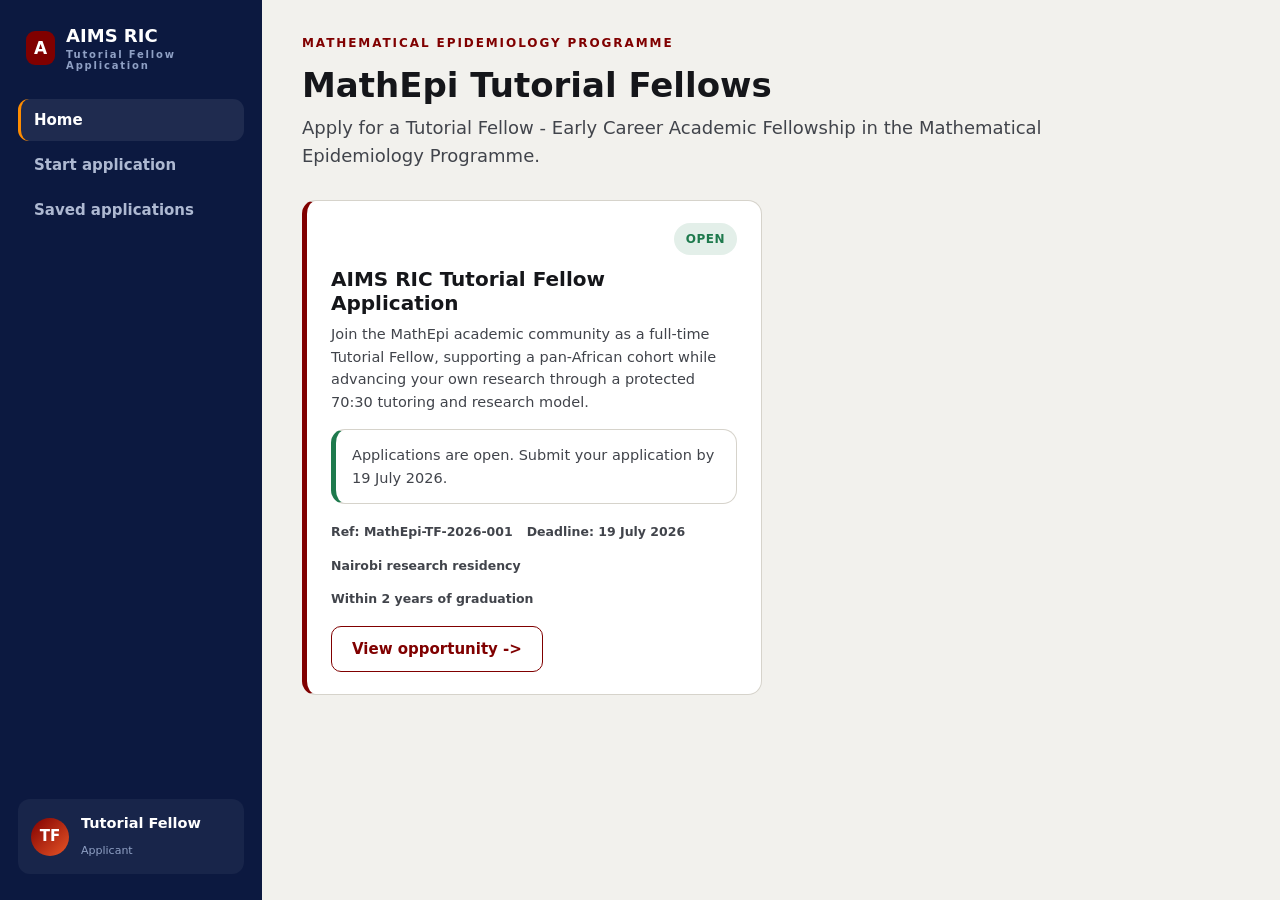
<file: tf/index.html>
<!DOCTYPE html>
<html lang="en-GB">
<head>
  <meta charset="UTF-8" />
  <meta name="viewport" content="width=device-width, initial-scale=1.0" />
  <meta http-equiv="refresh" content="0; url=../cfa/tutorial-fellow-application.html" />
  <link rel="canonical" href="../cfa/tutorial-fellow-application.html" />
  <title>MathEpi Tutorial Fellow Application</title>
  <style>
    :root{font-family:"Segoe UI Variable","Segoe UI",system-ui,sans-serif;color:#15161A;background:#F2F1ED}
    body{margin:0;min-height:100vh;display:grid;place-items:center;padding:24px}
    main{max-width:520px;background:#fff;border:1px solid #D6D3CB;border-radius:16px;padding:28px;box-shadow:0 18px 42px rgba(12,25,64,.08)}
    h1{font-size:24px;line-height:1.2;margin:0 0 10px;color:#0C1940}
    p{font-size:16px;line-height:1.55;margin:0 0 18px;color:#41444B}
    a{display:inline-flex;align-items:center;gap:8px;color:#800000;font-weight:700;text-decoration:none}
    a:hover{text-decoration:underline}
  </style>
</head>
<body>
  <main>
    <h1>Opening Tutorial Fellow application</h1>
    <p>You are being redirected to the MathEpi Tutorial Fellow application.</p>
    <a href="../cfa/tutorial-fellow-application.html">Open application</a>
  </main>
  <script>
    window.location.replace("../cfa/tutorial-fellow-application.html");
  </script>
</body>
</html>
</file>
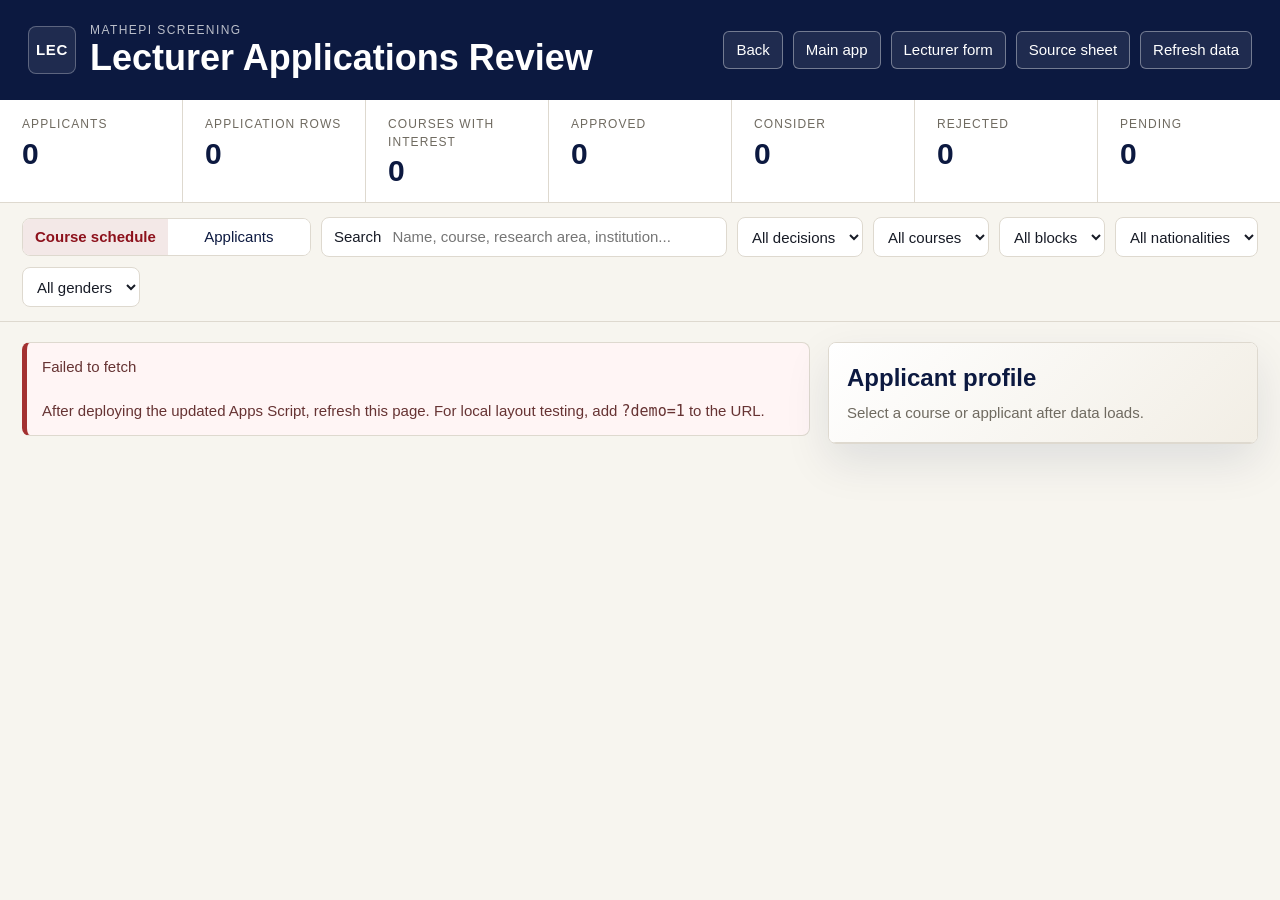
<file: lecturer-reviews.html>
<!doctype html>
<html lang="en">
  <head>
    <meta charset="UTF-8" />
    <meta name="viewport" content="width=device-width, initial-scale=1.0" />
    <title>Lecturer Reviews - MathEpi</title>
    <meta http-equiv="refresh" content="0; url=./lecturer-reviews/" />
    <link rel="canonical" href="./lecturer-reviews/" />
  </head>
  <body>
    <p>Opening Lecturer Reviews...</p>
    <script>
      window.location.replace("./lecturer-reviews/");
    </script>
  </body>
</html>
</file>
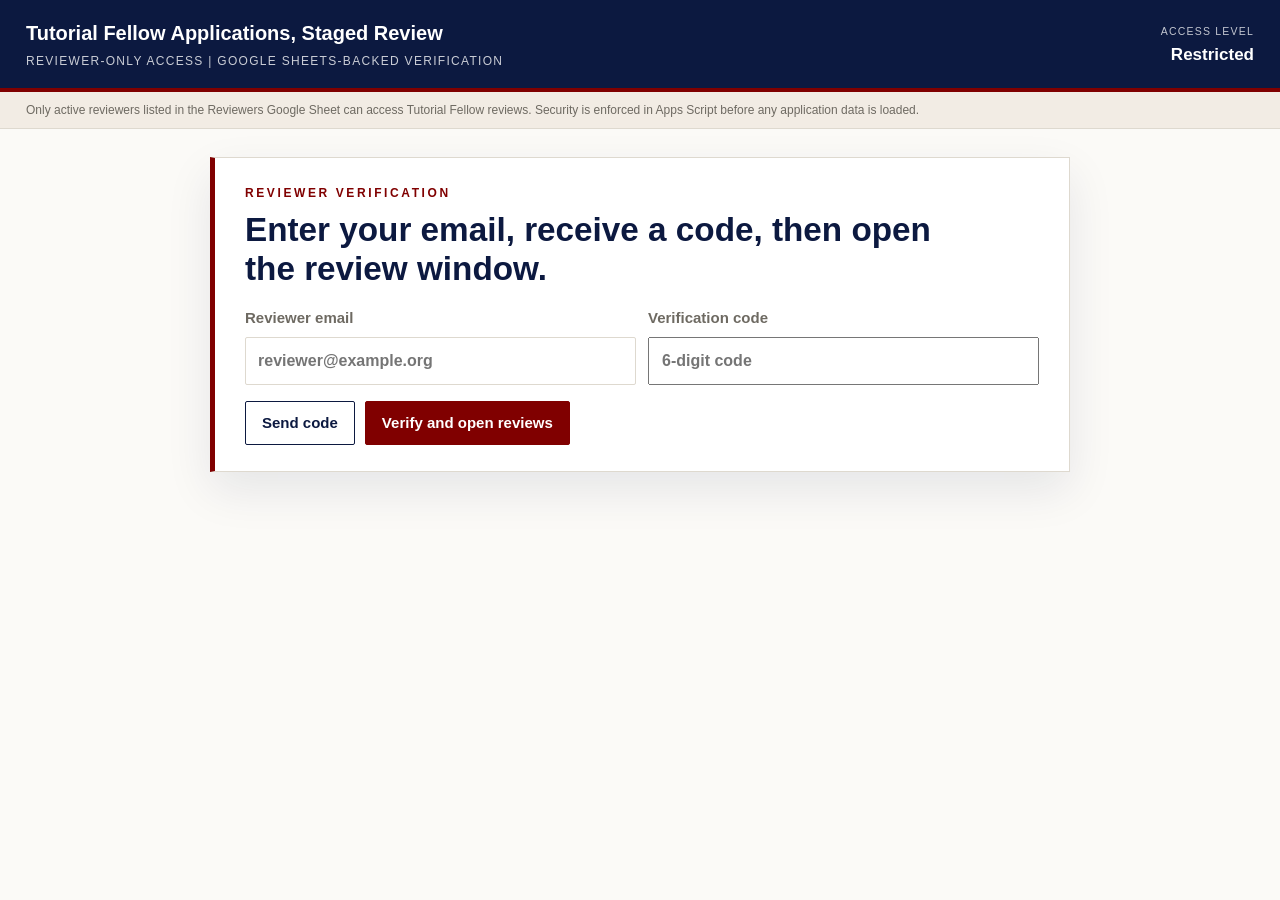
<file: tf-reviews.html>
<!doctype html>
<html lang="en">
  <head>
    <meta charset="UTF-8" />
    <meta name="viewport" content="width=device-width, initial-scale=1.0" />
    <title>TF Reviews - MathEpi</title>
    <meta http-equiv="refresh" content="0; url=./tf-reviews/" />
    <link rel="canonical" href="./tf-reviews/" />
  </head>
  <body>
    <p>Opening TF Reviews...</p>
    <script>
      window.location.replace("./tf-reviews/");
    </script>
  </body>
</html>
</file>
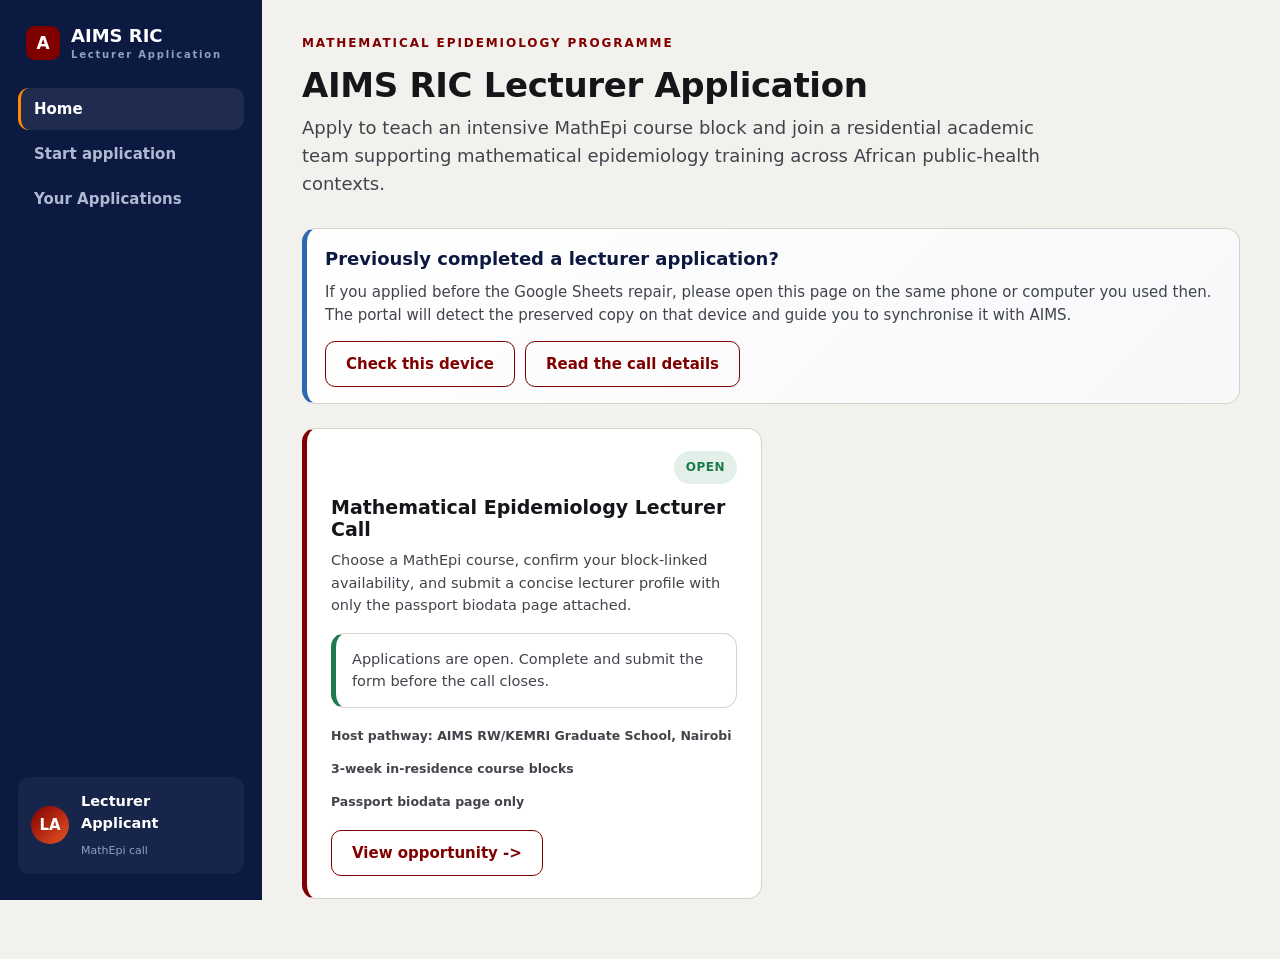
<file: cfa/lecturer-application.html>
﻿<!DOCTYPE html>
<html lang="en-GB">
<head>
<meta charset="UTF-8" />
<meta name="viewport" content="width=device-width, initial-scale=1.0" />
<title>AIMS RIC Lecturer Application</title>
<style>
  :root{
    --paper:#F2F1ED; --surface:#FFFFFF; --ink:#15161A; --ink-soft:#41444B; --line:#D6D3CB; --field-border:#9C9A90;
    --navy:#0C1940; --navy-bright:#2D68B2; --maroon:#800000; --maroon-deep:#770F05;
    --orange:#FF8C00; --orange-deep:#E75526; --grey:#5F5F5F; --green:#1E7A4D; --seg-up:#E2DFD7;
    --radius:16px; --font:"Segoe UI Variable","Segoe UI",ui-sans-serif,system-ui,-apple-system,BlinkMacSystemFont,sans-serif;
  }
  *{ box-sizing:border-box; }
  html,body{ margin:0; padding:0; }
  body{ background:var(--paper); color:var(--ink); font-family:var(--font); font-size:17px; line-height:1.55; -webkit-font-smoothing:antialiased; }
  .view[hidden]{ display:none; }
  :focus-visible{ outline:3px solid var(--orange-deep); outline-offset:3px; border-radius:8px; }
  .shell{ display:grid; grid-template-columns:262px 1fr; min-height:100vh; }
  .side{ background:var(--navy); color:#C7D0E4; padding:26px 18px; display:flex; flex-direction:column; gap:28px; position:sticky; top:0; height:100vh; }
  .brand{ display:flex; align-items:center; gap:11px; padding:0 8px; }
  .brand-glyph{ width:34px; height:34px; border-radius:9px; background:var(--maroon); display:flex; align-items:center; justify-content:center; color:#fff; font-weight:700; font-size:17px; flex:none; }
  .brand-name{ font-weight:700; font-size:18px; color:#fff; line-height:1.1; }
  .brand-name small{ display:block; font-size:10px; letter-spacing:.18em; color:#8FA0C4; font-weight:700; margin-top:3px; }
  .nav{ display:flex; flex-direction:column; gap:3px; }
  .nav-link{ display:flex; align-items:center; gap:13px; padding:12px 13px; border-radius:11px; color:#AEB9D2; text-decoration:none; font-size:15px; font-weight:600; border-left:3px solid transparent; cursor:pointer; background:none; border-top:none; border-right:none; border-bottom:none; width:100%; text-align:left; font-family:var(--font); }
  .nav-link:hover{ background:rgba(255,255,255,.06); color:#E8ECF6; }
  .nav-link.active{ background:rgba(255,255,255,.08); color:#fff; border-left-color:var(--orange); }
  .side-foot{ margin-top:auto; }
  .who{ display:flex; align-items:center; gap:12px; padding:13px; border-radius:12px; background:rgba(255,255,255,.05); }
  .avatar{ width:38px; height:38px; border-radius:50%; background:linear-gradient(135deg,var(--maroon),var(--orange-deep)); color:#fff; display:flex; align-items:center; justify-content:center; font-weight:700; font-size:15px; flex:none; }
  .who b{ color:#fff; font-size:14.5px; font-weight:700; display:block; }
  .who span{ font-size:11px; color:#8FA0C4; }
  .main{ padding:34px 40px 60px; max-width:1160px; }
  .eyebrow{ font-size:12px; letter-spacing:.16em; text-transform:uppercase; color:var(--maroon); margin:0 0 14px; font-weight:700; }
  .greeting{ font-weight:700; font-size:34px; line-height:1.1; letter-spacing:-.01em; margin:0 0 10px; }
  .lead{ font-size:18px; color:var(--ink-soft); margin:0 0 30px; max-width:65ch; }
  .grid{ display:grid; grid-template-columns:repeat(2,1fr); gap:18px; }
  .opp{ background:var(--surface); border:1px solid var(--line); border-left:5px solid var(--maroon); border-radius:14px; padding:22px 24px; display:flex; flex-direction:column; }
  .opp-top{ display:flex; align-items:center; justify-content:flex-end; gap:10px; margin-bottom:12px; }
  .opp-cat{ font-size:11px; letter-spacing:.12em; text-transform:uppercase; color:var(--maroon); font-weight:700; }
  .opp h3{ font-weight:700; font-size:19px; line-height:1.2; margin:0 0 8px; }
  .opp-desc{ font-size:14.5px; color:var(--ink-soft); margin:0 0 16px; flex:1; }
  .opp-facts{ display:flex; flex-wrap:wrap; gap:14px; margin-bottom:18px; }
  .fct{ display:inline-flex; align-items:center; gap:6px; font-size:12.5px; color:var(--ink-soft); font-weight:600; }
  .btn-ghost,.btn-primary,.btn-back,.btn-draft{ font-family:var(--font); font-weight:700; cursor:pointer; }
  .btn-ghost{ display:inline-flex; align-items:center; gap:9px; background:transparent; color:var(--maroon); font-size:15px; border:1.5px solid var(--maroon); border-radius:10px; padding:12px 20px; min-height:46px; align-self:flex-start; }
  .btn-ghost:hover{ background:var(--maroon); color:#fff; }
  .btn-primary{ display:inline-flex; align-items:center; gap:11px; background:var(--maroon); color:#fff; font-size:16.5px; border:none; border-radius:11px; padding:15px 28px; min-height:54px; }
  .btn-primary:hover{ background:var(--maroon-deep); }
  .btn-back{ display:inline-flex; align-items:center; gap:9px; background:none; border:none; color:var(--ink-soft); font-size:15px; padding:12px 8px; border-radius:10px; }
  .btn-back:hover{ color:var(--ink); }
  .topbar,.form-top{ position:sticky; top:0; z-index:20; background:var(--paper); padding:18px 0; border-bottom:1px solid var(--line); }
  .detail-wrap,.form-body,.form-top-inner{ max-width:920px; margin:0 auto; padding:0 32px; }
  .back-link{ display:inline-flex; align-items:center; gap:8px; color:var(--maroon); text-decoration:none; font-size:14.5px; font-weight:700; background:none; border:none; cursor:pointer; font-family:var(--font); }
  .detail-title{ font-weight:700; font-size:40px; line-height:1.08; letter-spacing:-.02em; margin:22px 0 24px; color:var(--navy); }
  .badges{ display:flex; flex-wrap:wrap; gap:12px; margin:28px 0 10px; }
  .badge{ font-size:13px; font-weight:700; border-radius:99px; padding:8px 16px; display:inline-flex; align-items:center; gap:8px; }
  .badge.prog{ border:1.5px solid var(--maroon); color:var(--maroon); }
  .badge.kind{ background:#ECECEA; color:var(--ink-soft); }
  .call-status{display:inline-flex;align-items:center;gap:8px;border-radius:99px;padding:7px 12px;font-size:12px;font-weight:800;text-transform:uppercase;letter-spacing:.04em}
  .call-status.open{background:rgba(30,122,77,.12);color:var(--green)}
  .call-status.closed{background:rgba(128,0,0,.12);color:var(--maroon)}
  .call-notice{border:1.5px solid var(--line);border-left:5px solid var(--green);border-radius:14px;background:#fff;padding:14px 16px;margin:0 0 18px;color:var(--ink-soft);font-size:14.5px}
  .call-notice.closed{border-left-color:var(--maroon);background:#fff8f8;color:var(--ink)}
  .sync-guidance{border:1.5px solid var(--line);border-left:5px solid var(--navy-bright);border-radius:14px;background:linear-gradient(135deg,#fff,#F7F8FA);padding:16px 18px;margin:0 0 24px;color:var(--ink-soft);font-size:15px}
  .sync-guidance h2{margin:0 0 8px;color:var(--navy);font-size:18px}
  .sync-guidance p{margin:0 0 14px;color:var(--ink-soft)}
  .recovery-banner{border:1.5px solid var(--line);border-left:5px solid var(--orange-deep);border-radius:14px;background:#fff;padding:16px 18px;margin:0 0 24px;color:var(--ink-soft);font-size:15px}
  .recovery-banner h2{margin:0 0 8px;color:var(--navy);font-size:18px}
  .recovery-banner p{margin:0 0 14px;color:var(--ink-soft)}
  .recovery-actions{display:flex;flex-wrap:wrap;gap:10px}
  .status-badge{display:inline-flex;align-items:center;gap:7px;border-radius:99px;padding:7px 11px;font-size:12px;font-weight:800;text-transform:uppercase;letter-spacing:.04em}
  .status-badge.submitted,.status-badge.recovered{background:rgba(30,122,77,.12);color:var(--green)}
  .status-badge.pending{background:rgba(255,140,0,.15);color:#8A4D00}
  .status-badge.failed{background:rgba(128,0,0,.12);color:var(--maroon)}
  .btn-primary[disabled],.btn-ghost[disabled],.nav-link[disabled]{cursor:not-allowed;opacity:.58}
  .detail-meta{ display:grid; grid-template-columns:repeat(4,1fr); gap:18px 24px; padding:22px 0; border-top:1px solid var(--line); }
  .dm span{ font-size:12px; letter-spacing:.08em; text-transform:uppercase; color:var(--grey); font-weight:700; display:block; margin-bottom:6px; }
  .dm b{ font-size:16.5px; }
  .card{ background:var(--surface); border:1px solid var(--line); border-radius:var(--radius); padding:26px 28px; margin-bottom:18px; }
  .card h2{ font-weight:700; font-size:21px; margin:0 0 16px; }
  .card p,.card li{ color:var(--ink-soft); }
  .detail-actions{ display:flex; gap:14px; margin:18px 0 60px; }
  .form-top{ padding:0; }
  .form-top-inner{ padding-top:18px; padding-bottom:18px; display:flex; align-items:center; justify-content:space-between; gap:16px; }
  .form-prg{ font-size:13px; color:var(--ink-soft); font-weight:700; white-space:nowrap; overflow:hidden; text-overflow:ellipsis; }
  .top-right{ display:flex; align-items:center; gap:18px; }
  .autosave{ display:inline-flex; align-items:center; gap:9px; font-size:13.5px; color:var(--ink-soft); font-weight:600; }
  .autosave .as-dot{ width:9px; height:9px; border-radius:50%; background:var(--navy-bright); flex:none; }
  .btn-draft{ background:var(--surface); border:1.5px solid var(--field-border); color:var(--ink); font-size:14px; border-radius:9px; padding:9px 15px; min-height:42px; }
  .form-body{ padding-top:22px; padding-bottom:64px; }
  .segbar{ display:flex; gap:9px; margin:0 0 18px; }
  .seg{ flex:1; height:9px; border-radius:99px; background:var(--seg-up); border:none; padding:0; cursor:pointer; }
  .seg.done{ background:var(--navy-bright); }
  .seg.cur{ background:var(--orange); }
  .step-num{ font-size:14px; color:var(--ink-soft); margin:8px 0 12px; font-weight:600; }
  .step-title{ font-weight:700; font-size:31px; line-height:1.12; margin:0; letter-spacing:-.01em; }
  .step-intro{ font-size:17px; color:var(--ink-soft); margin:11px 0 28px; max-width:62ch; }
  .subhead{ font-weight:700; font-size:13px; letter-spacing:.08em; text-transform:uppercase; color:var(--maroon); margin:26px 0 14px; padding-bottom:7px; border-bottom:1px solid var(--line); }
  .grid2{ display:grid; grid-template-columns:1fr 1fr; gap:2px 22px; }
  .col-full{ grid-column:1 / -1; }
  .field{ margin-bottom:20px; }
  .field > label,.matrix-label{ display:block; font-size:15.5px; font-weight:700; margin-bottom:7px; }
  .opt{ font-weight:400; color:var(--grey); font-size:13.5px; }
  .input{ width:100%; font-family:var(--font); font-size:16.5px; color:var(--ink); background:var(--surface); border:1.5px solid var(--field-border); border-radius:11px; padding:13px 15px; min-height:50px; }
  textarea.input{ resize:vertical; min-height:130px; line-height:1.6; }
  .input:focus{ outline:none; border-color:var(--maroon); box-shadow:0 0 0 4px rgba(128,0,0,.13); }
  select.input{ appearance:none; background-image:url("data:image/svg+xml,%3Csvg xmlns='http://www.w3.org/2000/svg' width='14' height='14' viewBox='0 0 24 24' fill='none' stroke='%2341444B' stroke-width='2.4'%3E%3Cpath d='M6 9l6 6 6-6'/%3E%3C/svg%3E"); background-repeat:no-repeat; background-position:right 15px center; padding-right:42px; cursor:pointer; }
  .field-help{ font-size:14.5px; color:var(--ink-soft); margin:7px 0 0; }
  .field-err{ display:none; font-size:14px; color:var(--maroon); margin:8px 0 0; font-weight:700; }
  .has-error .field-err{ display:block; }
  .has-error .input{ border-color:var(--maroon); box-shadow:0 0 0 4px rgba(128,0,0,.1); }
  .slot{ border:1.5px dashed var(--field-border); border-radius:13px; padding:16px 18px; margin:6px 0 20px; background:var(--surface); }
  .slot.filled{ border-style:solid; border-color:var(--line); }
  .slot-head{ display:flex; align-items:baseline; justify-content:space-between; gap:10px; margin-bottom:3px; }
  .slot-label{ font-size:15px; font-weight:700; }
  .slot-req{ font-size:11px; letter-spacing:.05em; color:var(--grey); font-weight:700; text-transform:uppercase; }
  .slot-note{ font-size:13.5px; color:var(--ink-soft); margin:0 0 12px; }
  .btn-upload{ display:inline-flex; align-items:center; gap:9px; background:var(--surface); border:1.5px solid var(--navy); color:var(--navy); font-family:var(--font); font-weight:700; font-size:14.5px; border-radius:10px; padding:11px 17px; cursor:pointer; }
  .file-name{ font-size:14.5px; font-weight:700; }
  .file-sub{ font-size:12.5px; color:var(--ink-soft); font-weight:600; }
  .file-x{ background:none; border:none; color:var(--maroon); cursor:pointer; font-weight:700; margin-left:12px; }
  .radio-row,.check-row{ display:flex; flex-wrap:wrap; gap:10px; }
  .pill{ display:flex; align-items:center; gap:8px; padding:10px 12px; border:1px solid var(--line); background:var(--surface); border-radius:12px; font-size:15px; font-weight:600; }
  .pill input{ accent-color:var(--maroon); }
  .matrix-wrap{ overflow:auto; background:var(--surface); border:1px solid var(--line); border-radius:14px; margin-bottom:22px; }
  table.matrix{ width:100%; border-collapse:collapse; min-width:740px; }
  .matrix th,.matrix td{ border-bottom:1px solid var(--line); border-right:1px solid var(--line); padding:11px 10px; text-align:center; font-size:14px; }
  .matrix th:first-child,.matrix td:first-child{ text-align:left; font-weight:700; position:sticky; left:0; background:var(--surface); }
  .matrix tr:last-child td{ border-bottom:none; }
  .matrix th:last-child,.matrix td:last-child{ border-right:none; }
  .matrix input{ width:20px; height:20px; accent-color:var(--maroon); }
  .calendar-grid{ display:grid; grid-template-columns:1fr; gap:12px; margin-top:14px; }
  .calendar-card{ display:grid; grid-template-columns:auto 1fr; gap:12px; align-items:flex-start; background:var(--surface); border:1px solid var(--line); border-radius:14px; padding:14px 16px; cursor:pointer; }
  .calendar-card:hover{ border-color:var(--navy-bright); }
  .calendar-card input{ width:20px; height:20px; margin-top:3px; accent-color:var(--maroon); }
  .calendar-card b{ display:block; font-size:15.5px; color:var(--navy); }
  .calendar-card span{ display:block; font-size:13.5px; color:var(--ink-soft); margin-top:2px; }
  .calendar-card em{ display:block; font-style:normal; font-size:13px; color:var(--grey); margin-top:3px; }
  .field-note-box{ background:#F7F8FA; border:1px solid var(--line); border-radius:13px; padding:14px 16px; color:var(--ink-soft); font-size:14.5px; margin:12px 0 18px; }
  .declaration{ background:var(--surface); border:1.5px solid var(--field-border); border-radius:14px; padding:8px 20px; margin-top:8px; }
  .check-line{ display:flex; align-items:flex-start; gap:12px; padding:11px 0; font-weight:600; }
  .check-line input{ width:22px; height:22px; accent-color:var(--maroon); margin-top:2px; }
  .actions{ display:flex; align-items:center; justify-content:space-between; gap:16px; margin-top:34px; padding-top:24px; border-top:1px solid var(--line); }
  .revgroup{ border:1px solid var(--line); border-radius:14px; padding:20px 22px; margin-bottom:16px; background:var(--surface); }
  .revgroup h3{ margin:0 0 12px; font-size:17px; }
  .rev-item{ display:grid; grid-template-columns:220px 1fr; gap:14px; padding:8px 0; border-bottom:1px solid var(--line); font-size:15px; }
  .rev-item:last-child{ border-bottom:none; }
  .rev-key{ color:var(--ink-soft); font-weight:600; }
  .rev-val.empty{ color:var(--maroon); font-weight:700; }
  .done-wrap{ text-align:center; padding:26px 0 10px; max-width:600px; margin:0 auto; }
  .done-badge{ width:84px; height:84px; border-radius:50%; background:rgba(45,104,178,.12); color:var(--navy-bright); display:flex; align-items:center; justify-content:center; margin:0 auto 22px; font-size:42px; }
  .done-wrap h2{ font-weight:700; font-size:28px; margin:0 0 12px; }
  .done-wrap p{ font-size:16.5px; color:var(--ink-soft); margin:0 auto 22px; max-width:50ch; }
  @media (max-width:960px){ .shell{grid-template-columns:1fr}.side{position:static;height:auto}.grid,.detail-meta{grid-template-columns:1fr}.main{padding:26px 20px 52px} }
  @media (max-width:680px){ .grid2{grid-template-columns:1fr}.rev-item{grid-template-columns:1fr;gap:2px}.detail-title{font-size:30px}.form-top-inner,.form-body,.detail-wrap{padding-left:20px;padding-right:20px} }

  .course-panel{background:linear-gradient(180deg,#fff,#fbfaf7);border:1px solid var(--line);border-radius:18px;padding:22px;margin:16px 0;box-shadow:0 10px 30px rgba(12,25,64,.06)}
  .course-panel h3{margin:0 0 8px;color:var(--navy);font-size:23px}.course-badges{display:flex;flex-wrap:wrap;gap:8px;margin:10px 0 16px}.course-badge{border-radius:99px;background:#ECECEA;color:var(--ink-soft);padding:6px 12px;font-size:12px;font-weight:700}.course-detail-grid{display:grid;grid-template-columns:1fr 1fr;gap:14px;margin-top:14px}.mini-card{background:#F7F8FA;border:1px solid var(--line);border-radius:13px;padding:14px}.mini-card b{display:block;color:var(--navy);margin-bottom:4px}.mini-card p,.mini-card li{font-size:14px;margin:0;color:var(--ink-soft)}
  .host-grid{display:grid;grid-template-columns:1fr 1fr;gap:14px;margin:12px 0 18px}.host-card{background:var(--surface);border:1.5px solid var(--line);border-radius:16px;padding:18px;cursor:pointer;transition:.15s}.host-card:hover,.host-card.selected{border-color:var(--maroon);box-shadow:0 8px 24px rgba(128,0,0,.08)}.host-card h3{margin:0 0 6px;color:var(--navy)}.host-card p{margin:0;color:var(--ink-soft);font-size:14px}.host-actions{display:flex;gap:8px;margin-top:12px;flex-wrap:wrap}.choice-btn{border:1px solid var(--maroon);background:#fff;color:var(--maroon);border-radius:10px;padding:9px 12px;font-weight:700;cursor:pointer}.choice-btn.active{background:var(--maroon);color:#fff}
  .plan-row{background:var(--surface);border:1px solid var(--line);border-radius:16px;padding:18px;margin-bottom:14px}.plan-row h3{margin:0 0 12px;color:var(--navy)}.soft-actions{display:flex;gap:10px;flex-wrap:wrap;margin:12px 0 18px}.btn-soft{background:#fff;border:1.5px solid var(--field-border);border-radius:10px;padding:10px 14px;font-family:var(--font);font-weight:700;cursor:pointer;color:var(--ink)}.btn-soft:hover{border-color:var(--navy)}.danger{color:var(--maroon);border-color:var(--maroon)}
  .country-select{max-height:50px}.notice-plain{background:#F7F8FA;border:1px solid var(--line);border-radius:13px;padding:14px 16px;color:var(--ink-soft);font-size:14.5px;margin:0 0 18px}.section-tools{display:flex;justify-content:flex-end;gap:10px;margin-top:14px}.field select.input option{font-size:15px}
  @media(max-width:680px){.course-detail-grid,.host-grid{grid-template-columns:1fr}}


  .programme-tiles{display:grid;gap:12px;margin:18px 0 4px}
  .programme-tile{display:grid;grid-template-columns:44px minmax(0,1fr);gap:14px;align-items:start;background:linear-gradient(135deg,#fff,#F8F8F5);border:1px solid var(--line);border-radius:16px;padding:16px 18px}
  .programme-tile span{width:34px;height:34px;border-radius:999px;display:grid;place-items:center;background:rgba(128,0,0,.1);color:var(--maroon);font-weight:800}
  .programme-tile b{display:block;color:var(--navy);font-size:16px;margin-bottom:4px}.programme-tile p{margin:0;color:var(--ink-soft);font-size:14.5px;line-height:1.5}
  .selection-shell{display:grid;grid-template-columns:minmax(0,1fr);gap:16px;margin-top:14px}
  .linked-course-layout{display:grid;grid-template-columns:1fr;gap:16px;align-items:start;margin:16px 0 8px}
  .selection-guide{background:linear-gradient(135deg,rgba(45,104,178,.09),rgba(128,0,0,.07));border:1px solid rgba(45,104,178,.22);border-radius:18px;padding:18px;color:var(--ink-soft);font-size:15px;margin-bottom:16px}
  .selection-guide b{color:var(--navy)}
  .selection-sequence{display:grid;gap:16px}
  .flow-tile{position:relative;background:#fff;border:1.5px solid var(--line);border-radius:20px;padding:22px 22px 22px 76px;box-shadow:0 10px 28px rgba(12,25,64,.06)}
  .flow-tile::before{content:attr(data-flow-step);position:absolute;left:22px;top:22px;width:34px;height:34px;border-radius:999px;display:grid;place-items:center;background:var(--navy);color:#fff;font-weight:800;font-size:14px}
  .flow-tile h3{margin:0 0 8px;color:var(--navy);font-size:21px}.flow-tile p{color:var(--ink-soft);font-size:15px;line-height:1.55;margin:8px 0 0}
  .flow-tile .course-panel,.flow-tile .linked-calendar-card{margin:0;box-shadow:none;border:0;background:transparent;padding:0}
  .linked-calendar-card{background:#fff;border:1.5px solid var(--line);border-radius:18px;padding:18px;box-shadow:0 10px 28px rgba(12,25,64,.06)}
  .linked-calendar-card h3{margin:0 0 8px;color:var(--navy);font-size:20px}.linked-calendar-card .meta{display:flex;flex-wrap:wrap;gap:8px;margin:10px 0}.linked-calendar-card .meta span{border-radius:99px;background:#F2F1ED;color:var(--ink-soft);font-size:12px;font-weight:700;padding:6px 10px}.linked-calendar-card p{color:var(--ink-soft);font-size:14.5px;margin:8px 0 0}
  .commitment-strip{display:grid;grid-template-columns:repeat(3,1fr);gap:10px;margin:16px 0}
  .commitment-strip span{border-radius:14px;background:#F7F8FA;border:1px solid var(--line);padding:12px 14px;color:var(--ink-soft);font-size:13.5px;font-weight:700}
  .availability-choice{display:grid;grid-template-columns:repeat(3,1fr);gap:10px;margin-top:14px}.availability-card{border:1.5px solid var(--line);border-radius:14px;background:#fff;padding:15px 16px;text-align:left;font-family:var(--font);font-weight:700;cursor:pointer;display:grid;grid-template-columns:auto minmax(0,1fr);align-items:center;gap:10px;min-height:70px;color:var(--ink)}.availability-card:hover{border-color:var(--navy-bright);box-shadow:0 8px 24px rgba(12,25,64,.08)}.availability-card.selected{border-color:var(--maroon);background:rgba(128,0,0,.07);color:var(--maroon);box-shadow:0 8px 24px rgba(128,0,0,.08)}.availability-dot{width:18px;height:18px;border-radius:50%;border:1.8px solid #8B8E99;background:#fff;display:block}.availability-card.selected .availability-dot{border-color:var(--maroon);box-shadow:inset 0 0 0 4px #fff;background:var(--maroon)}.availability-card small{display:block;color:var(--ink-soft);font-size:12.5px;font-weight:600;line-height:1.3;margin-top:3px}
  .course-empty{background:#fff;border:1px dashed var(--field-border);border-radius:16px;padding:22px;color:var(--ink-soft);text-align:center}
  @media(max-width:820px){.linked-course-layout{grid-template-columns:1fr}.availability-choice{grid-template-columns:1fr}.commitment-strip{grid-template-columns:1fr}.flow-tile{padding:68px 18px 18px}.flow-tile::before{left:18px;top:18px}}

</style>
</head>
<body>
<div id="app">
  <div class="view" id="view-home">
    <div class="shell">
      <aside class="side">
        <div class="brand"><div class="brand-glyph">A</div><div class="brand-name">AIMS RIC<small>Lecturer Application</small></div></div>
        <nav class="nav" aria-label="Main">
          <button class="nav-link active" data-nav="home">Home</button>
          <button class="nav-link" data-nav="form">Start application</button>
          <button class="nav-link" data-nav="dashboard">Your Applications</button>
        </nav>
        <div class="side-foot"><div class="who"><div class="avatar">LA</div><div><b>Lecturer Applicant</b><span>MathEpi call</span></div></div></div>
      </aside>
      <main class="main">
        <p class="eyebrow">Mathematical Epidemiology Programme</p>
        <h1 class="greeting">AIMS RIC Lecturer Application</h1>
        <p class="lead">Apply to teach an intensive MathEpi course block and join a residential academic team supporting mathematical epidemiology training across African public-health contexts.</p>
        <div id="previousApplicantNotice"></div>
        <div id="recoveryBanner"></div>
        <div class="grid">
          <article class="opp">
            <div class="opp-top"><span class="call-status open" data-call-status>Open</span></div>
            <h3>Mathematical Epidemiology Lecturer Call</h3>
            <p class="opp-desc">Choose a MathEpi course, confirm your block-linked availability, and submit a concise lecturer profile with only the passport biodata page attached.</p>
            <div class="call-notice" data-call-notice>Applications are open. Complete and submit the form before the call closes.</div>
            <div class="opp-facts"><span class="fct">Host pathway: AIMS RW/KEMRI Graduate School, Nairobi</span><span class="fct">3-week in-residence course blocks</span><span class="fct">Passport biodata page only</span></div>
            <button class="btn-ghost" data-nav="details">View opportunity -></button>
          </article>
        </div>
      </main>
    </div>
  </div>

  <div class="view" id="view-details" hidden>
    <div class="topbar"><div class="detail-wrap"><button class="back-link" data-nav="home"><- All opportunities</button></div></div>
    <div class="detail-wrap">
      <div class="badges"><span class="call-status open" data-call-status>Open</span></div>
      <h1 class="detail-title">AIMS RIC Lecturer Application</h1>
      <div class="call-notice" data-call-notice>Applications are open. Complete and submit the form before the call closes.</div>
      <div class="detail-meta">
        <div class="dm"><span>Language</span><b>English</b></div>
        <div class="dm"><span>Host pathway</span><b>AIMS RW/KEMRI Graduate School, Nairobi</b></div>
        <div class="dm"><span>Programme</span><b>Mathematical Epidemiology</b></div>
        <div class="dm"><span>Documents</span><b>Passport biodata page only</b></div>
      </div>
      <div class="card">
        <h2>About the Lecturer Call</h2>
        <p>The Mathematical Epidemiology programme prepares students to use mathematics, statistics, computing, and public-health reasoning to understand infectious disease dynamics, surveillance data, intervention design, and health decision-making in African contexts.</p>
        <p>Courses are delivered in intensive teaching blocks. Each selected lecturer is expected to be in residence with the host centre for the full three-week block attached to their course, supporting lectures, practical sessions, assessment, student consultation, and coordination with the academic team.</p>
        <p>This form collects lecturer identity, academic and professional background, preferred MathEpi host pathway, course preference, block-linked availability, proposed teaching plan, passport biodata page, and final confirmations for review by the programme team.</p>
        <div class="programme-tiles">
          <div class="programme-tile"><span>1</span><div><b>Block-based teaching</b><p>Applicants choose a course and confirm availability for the exact three-week block in which that course is scheduled.</p></div></div>
          <div class="programme-tile"><span>2</span><div><b>In-residence commitment</b><p>By applying, lecturers acknowledge that selected courses require physical residence at the assigned host pathway for the full block period.</p></div></div>
          <div class="programme-tile"><span>3</span><div><b>Focused application</b><p>The form captures the evidence reviewers need through structured questions, without asking for a CV upload at this stage.</p></div></div>
        </div>
      </div>
      <div class="card">
        <h2>Required documents</h2>
        <ul>
          <li>Only the passport biodata page needs to be attached. Nothing else is required at this stage.</li>
        </ul>
      </div>
      <div class="detail-actions"><button class="btn-primary" data-nav="form">Start application -></button></div>
    </div>
  </div>

  <div class="view" id="view-form" hidden>
    <div class="form-top">
      <div class="form-top-inner">
        <div style="display:flex;align-items:center;gap:14px;min-width:0">
          <button class="back-link" data-nav="home"><- All opportunities</button>
          <span class="form-prg">Mathematical Epidemiology - Lecturer Application</span>
        </div>
        <div class="top-right"><span class="autosave"><span class="as-dot"></span><span id="autosaveText">All changes saved</span></span><button class="btn-draft" id="draftBtn" type="button">Save draft</button></div>
      </div>
    </div>
    <div class="form-body"><div id="stepArea"></div></div>
  </div>

  <div class="view" id="view-dashboard" hidden>
    <div class="shell">
      <aside class="side">
        <div class="brand"><div class="brand-glyph">A</div><div class="brand-name">AIMS RIC<small>Lecturer Application</small></div></div>
        <nav class="nav" aria-label="Main">
          <button class="nav-link" data-nav="home">Home</button>
          <button class="nav-link" data-nav="form">Start application</button>
          <button class="nav-link active" data-nav="dashboard">Your Applications</button>
        </nav>
      </aside>
      <main class="main" id="dashMain"></main>
    </div>
  </div>
</div>
<input type="file" id="filePicker" accept=".pdf,.jpg,.jpeg,.png" style="display:none" />

<script>
const $ = (id) => document.getElementById(id);
const esc = (v) =>
  String(v ?? "").replace(
    /[&<>"]/g,
    (m) => ({ "&": "&amp;", "<": "&lt;", ">": "&gt;", '"': "&quot;" })[m],
  );
const countries = [
  "Afghanistan",
  "Albania",
  "Algeria",
  "American Samoa",
  "Andorra",
  "Angola",
  "Anguilla",
  "Antarctica",
  "Antigua and Barbuda",
  "Argentina",
  "Armenia",
  "Aruba",
  "Australia",
  "Austria",
  "Azerbaijan",
  "Bahamas",
  "Bahrain",
  "Bangladesh",
  "Barbados",
  "Belarus",
  "Belgium",
  "Belize",
  "Benin",
  "Bermuda",
  "Bhutan",
  "Bolivia, Plurinational State of",
  "Bonaire, Sint Eustatius and Saba",
  "Bosnia and Herzegovina",
  "Botswana",
  "Bouvet Island",
  "Brazil",
  "British Indian Ocean Territory",
  "Brunei Darussalam",
  "Bulgaria",
  "Burkina Faso",
  "Burundi",
  "Cabo Verde",
  "Cambodia",
  "Cameroon",
  "Canada",
  "Cayman Islands",
  "Central African Republic",
  "Chad",
  "Chile",
  "China",
  "Christmas Island",
  "Cocos (Keeling) Islands",
  "Colombia",
  "Comoros",
  "Congo",
  "Congo, The Democratic Republic of the",
  "Cook Islands",
  "Costa Rica",
  "Croatia",
  "Cuba",
  "Cura\u00e7ao",
  "Cyprus",
  "Czechia",
  "C\u00f4te d'Ivoire",
  "Denmark",
  "Djibouti",
  "Dominica",
  "Dominican Republic",
  "Ecuador",
  "Egypt",
  "El Salvador",
  "England",
  "Equatorial Guinea",
  "Eritrea",
  "Estonia",
  "Eswatini",
  "Ethiopia",
  "Falkland Islands (Malvinas)",
  "Faroe Islands",
  "Fiji",
  "Finland",
  "France",
  "French Guiana",
  "French Polynesia",
  "French Southern Territories",
  "Gabon",
  "Gambia",
  "Georgia",
  "Germany",
  "Ghana",
  "Gibraltar",
  "Greece",
  "Greenland",
  "Grenada",
  "Guadeloupe",
  "Guam",
  "Guatemala",
  "Guernsey",
  "Guinea",
  "Guinea-Bissau",
  "Guyana",
  "Haiti",
  "Heard Island and McDonald Islands",
  "Holy See (Vatican City State)",
  "Honduras",
  "Hong Kong",
  "Hungary",
  "Iceland",
  "India",
  "Indonesia",
  "Iran, Islamic Republic of",
  "Iraq",
  "Ireland",
  "Isle of Man",
  "Israel",
  "Italy",
  "Jamaica",
  "Japan",
  "Jersey",
  "Jordan",
  "Kazakhstan",
  "Kenya",
  "Kiribati",
  "Korea, Democratic People's Republic of",
  "Korea, Republic of",
  "Kosovo",
  "Kuwait",
  "Kyrgyzstan",
  "Lao People's Democratic Republic",
  "Latvia",
  "Lebanon",
  "Lesotho",
  "Liberia",
  "Libya",
  "Liechtenstein",
  "Lithuania",
  "Luxembourg",
  "Macao",
  "Madagascar",
  "Malawi",
  "Malaysia",
  "Maldives",
  "Mali",
  "Malta",
  "Marshall Islands",
  "Martinique",
  "Mauritania",
  "Mauritius",
  "Mayotte",
  "Mexico",
  "Micronesia, Federated States of",
  "Moldova, Republic of",
  "Monaco",
  "Mongolia",
  "Montenegro",
  "Montserrat",
  "Morocco",
  "Mozambique",
  "Myanmar",
  "Namibia",
  "Nauru",
  "Nepal",
  "Netherlands",
  "New Caledonia",
  "New Zealand",
  "Nicaragua",
  "Niger",
  "Nigeria",
  "Niue",
  "Norfolk Island",
  "North Macedonia",
  "Northern Mariana Islands",
  "Norway",
  "Oman",
  "Pakistan",
  "Palau",
  "Palestine",
  "Palestine, State of",
  "Panama",
  "Papua New Guinea",
  "Paraguay",
  "Peru",
  "Philippines",
  "Pitcairn",
  "Poland",
  "Portugal",
  "Puerto Rico",
  "Qatar",
  "Romania",
  "Russian Federation",
  "Rwanda",
  "R\u00e9union",
  "Saint Barth\u00e9lemy",
  "Saint Helena, Ascension and Tristan da Cunha",
  "Saint Kitts and Nevis",
  "Saint Lucia",
  "Saint Martin (French part)",
  "Saint Pierre and Miquelon",
  "Saint Vincent and the Grenadines",
  "Samoa",
  "San Marino",
  "Sao Tome and Principe",
  "Saudi Arabia",
  "Scotland",
  "Senegal",
  "Serbia",
  "Seychelles",
  "Sierra Leone",
  "Singapore",
  "Sint Maarten (Dutch part)",
  "Slovakia",
  "Slovenia",
  "Solomon Islands",
  "Somalia",
  "South Africa",
  "South Georgia and the South Sandwich Islands",
  "South Sudan",
  "Spain",
  "Sri Lanka",
  "Sudan",
  "Suriname",
  "Svalbard and Jan Mayen",
  "Sweden",
  "Switzerland",
  "Syrian Arab Republic",
  "Taiwan",
  "Taiwan, Province of China",
  "Tajikistan",
  "Tanzania, United Republic of",
  "Thailand",
  "Timor-Leste",
  "Togo",
  "Tokelau",
  "Tonga",
  "Trinidad and Tobago",
  "Tunisia",
  "Turkmenistan",
  "Turks and Caicos Islands",
  "Tuvalu",
  "T\u00fcrkiye",
  "Uganda",
  "Ukraine",
  "United Arab Emirates",
  "United Kingdom",
  "United States",
  "United States Minor Outlying Islands",
  "Uruguay",
  "Uzbekistan",
  "Vanuatu",
  "Venezuela, Bolivarian Republic of",
  "Viet Nam",
  "Virgin Islands, British",
  "Virgin Islands, U.S.",
  "Wales",
  "Wallis and Futuna",
  "Western Sahara",
  "Yemen",
  "Zambia",
  "Zimbabwe",
  "\u00c5land Islands",
];
const ACTIVE_HOST_PATHWAY = "AIMS RW/KEMRI Graduate School, Nairobi";
const legacyHostPathways = ["AIMS Cameroon", "AIMS RW/KEMRI", "AIMS Cameroon / AIMS RW/KEMRI"];
const hostPathways = [ACTIVE_HOST_PATHWAY];
const courses = [
  {
    "id": "MES01",
    "title": "Mathematical Problem Solving",
    "category": "Core Skills",
    "credits": "6",
    "duration": "Block 1",
    "contact": "60 contact hours",
    "description": "To provide students with comprehensive problem-solving strategies using analytical and computational tools, fostering mathematical thinking and creativity across diverse mathematical fields.",
    "outcomes": [
      "Apply mathematical principles",
      "develop problem-solving strategies",
      "read and write advanced mathematical concepts",
      "and conduct mathematical research and teaching effectively."
    ],
    "prereq": "Bachelor's degree with a mathematics component",
    "assessment": "Quizzes, individual assignments, and final exam/extended quiz as specified in the programme assessment framework.",
    "modules": [
      [
        "Course aim",
        "To provide students with comprehensive problem-solving strategies using analytical and computational tools, fostering mathematical thinking and creativity across diverse mathematical fields.",
        "Discussion, worked examples, and guided application"
      ],
      [
        "Course content",
        "Logical reasoning and proof techniques; combinatorics and graph theory applications; number theory and abstract algebra problems; calculus, differential equations, and real analysis applications; matrix theory and linear algebra problem-solving.",
        "Hands-on activity using the listed tools where applicable"
      ],
      [
        "Assessment focus",
        "Apply mathematical principles, develop problem-solving strategies, read and write advanced mathematical concepts, and conduct mathematical research and teaching effectively.",
        "Problem set, practical output, or structured submission"
      ]
    ]
  },
  {
    "id": "MES02",
    "title": "Differential Equations and Modelling",
    "category": "Core Skills",
    "credits": "6",
    "duration": "Block 2",
    "contact": "60 contact hours",
    "description": "To teach students how to solve and analyze ordinary and partial differential equations using both rigorous analytical methods and numerical computations, with applications in epidemic modelling.",
    "outcomes": [
      "Solve first-order and second-order ordinary differential equations",
      "analyze differential-equation systems",
      "apply numerical methods",
      "and solve boundary-value problems."
    ],
    "prereq": "MES01 - Mathematical Problem Solving",
    "assessment": "Quizzes, individual assignments, and final exam/extended quiz as specified in the programme assessment framework.",
    "modules": [
      [
        "Course aim",
        "To teach students how to solve and analyze ordinary and partial differential equations using both rigorous analytical methods and numerical computations, with applications in epidemic modelling.",
        "Discussion, worked examples, and guided application"
      ],
      [
        "Course content",
        "First-order and second-order ODEs with applications; systems of linear equations and stability analysis; partial differential equations and well-posed problems; finite difference methods and error analysis; applications to epidemiological models.",
        "Hands-on activity using the listed tools where applicable"
      ],
      [
        "Assessment focus",
        "Solve first-order and second-order ordinary differential equations, analyze differential-equation systems, apply numerical methods, and solve boundary-value problems.",
        "Problem set, practical output, or structured submission"
      ]
    ]
  },
  {
    "id": "MES03",
    "title": "Physical Problem Solving",
    "category": "Core Skills",
    "credits": "6",
    "duration": "Block 3",
    "contact": "60 contact hours",
    "description": "To provide students with basic physics knowledge and problem-solving strategies that exploit physical laws, mathematical methods, and computational tools for analyzing physical systems.",
    "outcomes": [
      "Connect problem descriptions with physics knowledge",
      "translate physical situations into mathematical equations",
      "apply physics laws",
      "and critically evaluate solutions."
    ],
    "prereq": "MES01 - Mathematical Problem Solving",
    "assessment": "Quizzes, individual assignments, and final exam/extended quiz as specified in the programme assessment framework.",
    "modules": [
      [
        "Course aim",
        "To provide students with basic physics knowledge and problem-solving strategies that exploit physical laws, mathematical methods, and computational tools for analyzing physical systems.",
        "Discussion, worked examples, and guided application"
      ],
      [
        "Course content",
        "Fundamental physics concepts with demonstrations; group problem-solving activities with measurements; analytical problem-solving techniques; computer-aided physics calculations; interdisciplinary applications in biological systems.",
        "Hands-on activity using the listed tools where applicable"
      ],
      [
        "Assessment focus",
        "Connect problem descriptions with physics knowledge, translate physical situations into mathematical equations, apply physics laws, and critically evaluate solutions.",
        "Problem set, practical output, or structured submission"
      ]
    ]
  },
  {
    "id": "MES04",
    "title": "Introduction to Probability and Statistics",
    "category": "Core Skills",
    "credits": "6",
    "duration": "Block 2",
    "contact": "60 contact hours",
    "description": "To provide fundamental knowledge in probability and statistical theory essential for epidemiological applications, focusing on data collection, parameter estimation, and statistical modelling.",
    "outcomes": [
      "Apply descriptive statistics and probability laws",
      "use probability distributions",
      "conduct hypothesis testing",
      "construct confidence intervals"
    ],
    "prereq": "Bachelor's degree with probability, statistics, and algebra",
    "assessment": "Quizzes, individual assignments, and final exam/extended quiz as specified in the programme assessment framework.",
    "modules": [
      [
        "Course aim",
        "To provide fundamental knowledge in probability and statistical theory essential for epidemiological applications, focusing on data collection, parameter estimation, and statistical modelling.",
        "Discussion, worked examples, and guided application"
      ],
      [
        "Course content",
        "Descriptive statistics and data visualization; probability laws, Bayes theorem, and random variables; discrete and continuous probability distributions; parameter estimation and hypothesis testing; linear regression and epidemiological applications.",
        "Hands-on activity using the listed tools where applicable"
      ],
      [
        "Assessment focus",
        "Apply descriptive statistics and probability laws, use probability distributions, conduct hypothesis testing, construct confidence intervals, and interpret regression and epidemiological measures.",
        "Problem set, practical output, or structured submission"
      ]
    ]
  },
  {
    "id": "MES05",
    "title": "Introduction to R and Python",
    "category": "Core Skills",
    "credits": "6",
    "duration": "Block 1",
    "contact": "60 contact hours",
    "description": "To equip students with foundational programming skills in both R and Python for data management, analysis, and visualization, with specific applications in epidemiological research.",
    "outcomes": [
      "Manage and wrangle datasets in R and Python",
      "implement descriptive statistics and visualization",
      "create reproducible reports",
      "and perform basic statistical tests and regression analysis."
    ],
    "prereq": "Basic programming knowledge recommended",
    "assessment": "Quizzes, individual assignments, and final exam/extended quiz as specified in the programme assessment framework.",
    "modules": [
      [
        "Course aim",
        "To equip students with foundational programming skills in both R and Python for data management, analysis, and visualization, with specific applications in epidemiological research.",
        "Discussion, worked examples, and guided application"
      ],
      [
        "Course content",
        "Data types, structures, and functions in R and Python; data frames management and manipulation; descriptive statistics and data visualization techniques; measures of association and linear regression; reproducible research and report generation.",
        "Hands-on activity using the listed tools where applicable"
      ],
      [
        "Assessment focus",
        "Manage and wrangle datasets in R and Python, implement descriptive statistics and visualization, create reproducible reports, and perform basic statistical tests and regression analysis.",
        "Problem set, practical output, or structured submission"
      ]
    ]
  },
  {
    "id": "MES06",
    "title": "Scientific Computing and LaTeX",
    "category": "Core Skills",
    "credits": "6",
    "duration": "Block 3",
    "contact": "60 contact hours",
    "description": "To equip students with computational mathematics skills, enabling them to bridge mathematical theory and computational practice through programming and algorithm implementation.",
    "outcomes": [
      "Implement numerical algorithms",
      "solve linear and nonlinear systems",
      "apply numerical methods for ODEs and integration",
      "and develop reliable computational programs."
    ],
    "prereq": "MES05 - Introduction to R and Python",
    "assessment": "Quizzes, individual assignments, and final exam/extended quiz as specified in the programme assessment framework.",
    "modules": [
      [
        "Course aim",
        "To equip students with computational mathematics skills, enabling them to bridge mathematical theory and computational practice through programming and algorithm implementation.",
        "Discussion, worked examples, and guided application"
      ],
      [
        "Course content",
        "Scientific computing fundamentals and SageMath; matrix operations and linear systems; nonlinear equation solving methods; numerical solutions of ODEs; numerical integration and optimization techniques.",
        "Hands-on activity using the listed tools where applicable"
      ],
      [
        "Assessment focus",
        "Implement numerical algorithms, solve linear and nonlinear systems, apply numerical methods for ODEs and integration, and develop reliable computational programs.",
        "Problem set, practical output, or structured submission"
      ]
    ]
  },
  {
    "id": "MEC01",
    "title": "Introduction to Epidemiology (Epidemiology I)",
    "category": "Specialization",
    "credits": "6",
    "duration": "Block 4",
    "contact": "60 contact hours",
    "description": "To equip learners with fundamental epidemiological knowledge, concepts, and skills for describing disease patterns, calculating key measures, and critiquing epidemiological studies.",
    "outcomes": [
      "Explain core epidemiological concepts",
      "calculate and interpret epidemiological measures",
      "describe study-design strengths and limitations",
      "and critically appraise epidemiological findings."
    ],
    "prereq": "MES04 - Introduction to Probability and Statistics",
    "assessment": "Quizzes, individual assignments, group presentation, and final exam/extended quiz as specified in the programme assessment framework.",
    "modules": [
      [
        "Course aim",
        "To equip learners with fundamental epidemiological knowledge, concepts, and skills for describing disease patterns, calculating key measures, and critiquing epidemiological studies.",
        "Discussion, worked examples, and guided application"
      ],
      [
        "Course content",
        "Definition, history, and scope of epidemiology; measures of disease frequency and association; epidemiological study designs; causal inference and confounding; critical appraisal of scientific literature.",
        "Hands-on activity using the listed tools where applicable"
      ],
      [
        "Assessment focus",
        "Explain core epidemiological concepts, calculate and interpret epidemiological measures, describe study-design strengths and limitations, and critically appraise epidemiological findings.",
        "Problem set, practical output, or structured submission"
      ]
    ]
  },
  {
    "id": "MEC02",
    "title": "Epidemiology for Disease Modelling (Epidemiology II)",
    "category": "Specialization",
    "credits": "6",
    "duration": "Block 5",
    "contact": "60 contact hours",
    "description": "To provide advanced knowledge of disease epidemiology and equip students with skills to calculate disease parameters, apply epidemiological concepts to modelling, and design research studies for infectious diseases.",
    "outcomes": [
      "Analyze epidemiological patterns",
      "calculate and interpret key parameters for disease modelling",
      "design infectious disease studies",
      "and apply disease ecology concepts to mathematical modelling."
    ],
    "prereq": "MEC01 - Introduction to Epidemiology",
    "assessment": "Quizzes, individual assignments, group presentation, and final exam/extended quiz as specified in the programme assessment framework.",
    "modules": [
      [
        "Course aim",
        "To provide advanced knowledge of disease epidemiology and equip students with skills to calculate disease parameters, apply epidemiological concepts to modelling, and design research studies for infectious diseases.",
        "Discussion, worked examples, and guided application"
      ],
      [
        "Course content",
        "Communicable and non-communicable disease epidemiology; disease transmission mechanisms and parameter estimation; real-world data applications; disease ecology, immunity, and One Health approaches; intervention impacts.",
        "Hands-on activity using the listed tools where applicable"
      ],
      [
        "Assessment focus",
        "Analyze epidemiological patterns, calculate and interpret key parameters for disease modelling, design infectious disease studies, and apply disease ecology concepts to mathematical modelling.",
        "Problem set, practical output, or structured submission"
      ]
    ]
  },
  {
    "id": "MEC03",
    "title": "Introduction to Mathematical Modelling (Mathematical Modelling I)",
    "category": "Specialization",
    "credits": "6",
    "duration": "Block 4",
    "contact": "60 contact hours",
    "description": "To equip students with mathematical concepts for modelling biological systems using ODEs, enabling translation of complex biological phenomena into predictive mathematical frameworks.",
    "outcomes": [
      "Justify model selection",
      "construct and analyze dynamic systems using ODEs",
      "perform stability analysis",
      "calculate epidemiological metrics"
    ],
    "prereq": "MES02 - Differential Equations; MEC01 - Epidemiology I",
    "assessment": "Quizzes, individual assignments, group presentation, and final exam/extended quiz as specified in the programme assessment framework.",
    "modules": [
      [
        "Course aim",
        "To equip students with mathematical concepts for modelling biological systems using ODEs, enabling translation of complex biological phenomena into predictive mathematical frameworks.",
        "Discussion, worked examples, and guided application"
      ],
      [
        "Course content",
        "Research question development for modelling studies; population growth dynamics and logistic equations; basic compartmental models; equilibrium analysis and stability; basic reproduction number calculations; age-structured population models.",
        "Hands-on activity using the listed tools where applicable"
      ],
      [
        "Assessment focus",
        "Justify model selection, construct and analyze dynamic systems using ODEs, perform stability analysis, calculate epidemiological metrics, and develop model checking approaches.",
        "Problem set, practical output, or structured submission"
      ]
    ]
  },
  {
    "id": "MEC04",
    "title": "Developing Mathematical Models in Public Health (Mathematical Modelling II)",
    "category": "Specialization",
    "credits": "6",
    "duration": "Block 5",
    "contact": "60 contact hours",
    "description": "To advance students' modelling skills through specialized compartmental models, within-host dynamics, intervention modelling, and optimal control theory applications in public health.",
    "outcomes": [
      "Construct and analyze advanced compartmental models",
      "apply within-host disease dynamics",
      "evaluate intervention impacts",
      "and implement optimal control theory in disease models."
    ],
    "prereq": "MEC03 - Introduction to Mathematical Modelling",
    "assessment": "Quizzes, individual assignments, group presentation, and final exam/extended quiz as specified in the programme assessment framework.",
    "modules": [
      [
        "Course aim",
        "To advance students' modelling skills through specialized compartmental models, within-host dynamics, intervention modelling, and optimal control theory applications in public health.",
        "Discussion, worked examples, and guided application"
      ],
      [
        "Course content",
        "Advanced SIS and SEIR model analysis; vector-borne disease modelling; within-host dynamics of HIV, TB, and other diseases; intervention strategy modelling and impact prediction; optimal control theory and Pontryagin's Maximum Principle.",
        "Hands-on activity using the listed tools where applicable"
      ],
      [
        "Assessment focus",
        "Construct and analyze advanced compartmental models, apply within-host disease dynamics, evaluate intervention impacts, and implement optimal control theory in disease models.",
        "Problem set, practical output, or structured submission"
      ]
    ]
  },
  {
    "id": "MEC05",
    "title": "Model Fitting and Validation (Mathematical Modelling III)",
    "category": "Specialization",
    "credits": "6",
    "duration": "Block 6",
    "contact": "60 contact hours",
    "description": "To connect mechanistic models with real data through parameter estimation, model validation, calibration, and statistical inference techniques, ensuring model reliability and practical usefulness.",
    "outcomes": [
      "Apply least squares and maximum likelihood",
      "implement Bayesian parameter estimation",
      "validate models statistically",
      "conduct sensitivity analysis"
    ],
    "prereq": "MEC04 - Developing Mathematical Models; MEC07/MEC08 - Data Analysis courses",
    "assessment": "Quizzes, individual assignments, group presentation, and final exam/extended quiz as specified in the programme assessment framework.",
    "modules": [
      [
        "Course aim",
        "To connect mechanistic models with real data through parameter estimation, model validation, calibration, and statistical inference techniques, ensuring model reliability and practical usefulness.",
        "Discussion, worked examples, and guided application"
      ],
      [
        "Course content",
        "Least squares and maximum likelihood estimation; Bayesian parameter estimation methods; model validation techniques and goodness-of-fit measures; sensitivity analysis and uncertainty quantification; bootstrapping and out-of-sample validation approaches.",
        "Hands-on activity using the listed tools where applicable"
      ],
      [
        "Assessment focus",
        "Apply least squares and maximum likelihood, implement Bayesian parameter estimation, validate models statistically, conduct sensitivity analysis, and interpret parameter importance.",
        "Problem set, practical output, or structured submission"
      ]
    ]
  },
  {
    "id": "MEC06",
    "title": "Numerical Methods",
    "category": "Specialization",
    "credits": "6",
    "duration": "Block 7",
    "contact": "60 contact hours",
    "description": "To provide students with computational methods required to solve mathematical models used in epidemiology, enabling effective simulation, analysis, and interpretation of complex disease dynamics.",
    "outcomes": [
      "Solve differential equations numerically",
      "assess stability and convergence",
      "implement computational simulations of epidemiological models",
      "and critically evaluate numerical results."
    ],
    "prereq": "MES02 - Differential Equations; MES06 - Scientific Computing",
    "assessment": "Quizzes, individual assignments, group presentation, and final exam/extended quiz as specified in the programme assessment framework.",
    "modules": [
      [
        "Course aim",
        "To provide students with computational methods required to solve mathematical models used in epidemiology, enabling effective simulation, analysis, and interpretation of complex disease dynamics.",
        "Discussion, worked examples, and guided application"
      ],
      [
        "Course content",
        "Numerical solutions of ODEs, PDEs, and delay differential equations; stability analysis and error propagation; Runge-Kutta and finite element methods; computational simulation of SIR and SEIR models; scenario analysis for health interventions.",
        "Hands-on activity using the listed tools where applicable"
      ],
      [
        "Assessment focus",
        "Solve differential equations numerically, assess stability and convergence, implement computational simulations of epidemiological models, and critically evaluate numerical results.",
        "Problem set, practical output, or structured submission"
      ]
    ]
  },
  {
    "id": "MEC07",
    "title": "Introduction to Data Analysis (Data Analysis I)",
    "category": "Specialization",
    "credits": "6",
    "duration": "Block 7",
    "contact": "60 contact hours",
    "description": "To equip students with comprehensive skills in data collation, cleaning, exploratory analysis, and statistical methods to answer health-related questions using epidemiological data.",
    "outcomes": [
      "Manage and clean epidemiological datasets",
      "perform exploratory data analysis and visualization",
      "implement linear regression",
      "and conduct systematic reviews and meta-analysis."
    ],
    "prereq": "MEC04; MES04 - Probability & Statistics; MES05 - R and Python",
    "assessment": "Quizzes, individual assignments, group presentation, and final exam/extended quiz as specified in the programme assessment framework.",
    "modules": [
      [
        "Course aim",
        "To equip students with comprehensive skills in data collation, cleaning, exploratory analysis, and statistical methods to answer health-related questions using epidemiological data.",
        "Discussion, worked examples, and guided application"
      ],
      [
        "Course content",
        "Data collection methods and sampling techniques; data wrangling and error checking; univariate and bivariate descriptive statistics; linear regression models and diagnostics; systematic reviews and meta-analysis interpretation.",
        "Hands-on activity using the listed tools where applicable"
      ],
      [
        "Assessment focus",
        "Manage and clean epidemiological datasets, perform exploratory data analysis and visualization, implement linear regression, and conduct systematic reviews and meta-analysis.",
        "Problem set, practical output, or structured submission"
      ]
    ]
  },
  {
    "id": "MEC08",
    "title": "Advanced Data Analysis (Data Analysis II)",
    "category": "Specialization",
    "credits": "6",
    "duration": "Block 8",
    "contact": "60 contact hours",
    "description": "To introduce advanced data analysis methods for complex epidemiological data, including generalized linear models, spatial analysis, and machine learning applications in public health.",
    "outcomes": [
      "Formulate generalized linear models",
      "apply methods to complex survey and hierarchical data",
      "perform spatial data analysis and disease mapping",
      "and implement machine learning for health prediction."
    ],
    "prereq": "MEC07 - Introduction to Data Analysis",
    "assessment": "Quizzes, individual assignments, group presentation, and final exam/extended quiz as specified in the programme assessment framework.",
    "modules": [
      [
        "Course aim",
        "To introduce advanced data analysis methods for complex epidemiological data, including generalized linear models, spatial analysis, and machine learning applications in public health.",
        "Discussion, worked examples, and guided application"
      ],
      [
        "Course content",
        "Generalized linear models; complex survey and hierarchical data; spatial data analysis and disease mapping; machine learning techniques for health prediction.",
        "Hands-on activity using the listed tools where applicable"
      ],
      [
        "Assessment focus",
        "Formulate generalized linear models, apply methods to complex survey and hierarchical data, perform spatial data analysis and disease mapping, and implement machine learning for health prediction.",
        "Problem set, practical output, or structured submission"
      ]
    ]
  },
  {
    "id": "MEC09",
    "title": "Professional, Project, and Entrepreneurship Development",
    "category": "Professional Development",
    "credits": "6",
    "duration": "Block 6",
    "contact": "60 contact hours",
    "description": "To prepare students for successful transitions to employment, entrepreneurship, or further studies through professional development, project management, and career readiness skills.",
    "outcomes": [
      "Develop professional application materials",
      "write grant proposals and project plans",
      "manage projects",
      "collaborate in diverse teams"
    ],
    "prereq": "None; runs concurrently with other courses",
    "assessment": "Quizzes, individual assignments, and final exam/extended quiz as specified in the programme assessment framework.",
    "modules": [
      [
        "Course aim",
        "To prepare students for successful transitions to employment, entrepreneurship, or further studies through professional development, project management, and career readiness skills.",
        "Discussion, worked examples, and guided application"
      ],
      [
        "Course content",
        "Resume writing, cover letters, and interview preparation; grant writing and proposal development; time management and stress management techniques; team collaboration and workplace diversity; innovation challenges and entrepreneurial thinking.",
        "Hands-on activity using the listed tools where applicable"
      ],
      [
        "Assessment focus",
        "Develop professional application materials, write grant proposals and project plans, manage projects, collaborate in diverse teams, and understand innovation ecosystems.",
        "Problem set, practical output, or structured submission"
      ]
    ]
  },
  {
    "id": "MEC10",
    "title": "Advanced Data Science for Epidemiology",
    "category": "Specialization",
    "credits": "6",
    "duration": "Block 8",
    "contact": "60 contact hours",
    "description": "To equip students with cutting-edge artificial intelligence and machine learning techniques for modern epidemiological surveillance, outbreak prediction, and digital health innovation, with a focus on African contexts and data challenges.",
    "outcomes": [
      "Develop AI models for early outbreak detection",
      "implement NLP for epidemic intelligence",
      "design predictive analytics for health resources",
      "evaluate ethical AI"
    ],
    "prereq": "MEC07 - Introduction to Data Analysis; MEC08 - Advanced Data Analysis",
    "assessment": "Quizzes, individual assignments, group presentation, and final exam/extended quiz as specified in the programme assessment framework.",
    "modules": [
      [
        "Course aim",
        "To equip students with cutting-edge artificial intelligence and machine learning techniques for modern epidemiological surveillance, outbreak prediction, and digital health innovation, with a focus on African contexts and data challenges.",
        "Discussion, worked examples, and guided application"
      ],
      [
        "Course content",
        "AI for syndromic surveillance using social media, search trends, and news data; deep learning for medical image analysis in disease diagnostics; federated learning for privacy-preserving health data analysis; AI-powered chatbots and mobile health applications; bias detection and mitigation in African health AI systems.",
        "Hands-on activity using the listed tools where applicable"
      ],
      [
        "Assessment focus",
        "Develop AI models for early outbreak detection, implement NLP for epidemic intelligence, design predictive analytics for health resources, evaluate ethical AI, and integrate surveillance systems.",
        "Problem set, practical output, or structured submission"
      ]
    ]
  },
  {
    "id": "MEE01",
    "title": "Survival Analysis",
    "category": "Elective",
    "credits": "6",
    "duration": "Block 9",
    "contact": "60 contact hours",
    "description": "To equip students with skills to analyze time-to-event data using non-parametric and regression methods, with applications in public health decision-making and policy.",
    "outcomes": [
      "Describe survival data",
      "fit and interpret Cox proportional hazards models",
      "analyze competing risks and accelerated failure time models",
      "and present survival-analysis results for policy."
    ],
    "prereq": "MEC07 - Introduction to Data Analysis",
    "assessment": "Quizzes, individual assignments, and final exam/extended quiz as specified in the programme assessment framework.",
    "modules": [
      [
        "Course aim",
        "To equip students with skills to analyze time-to-event data using non-parametric and regression methods, with applications in public health decision-making and policy.",
        "Discussion, worked examples, and guided application"
      ],
      [
        "Course content",
        "Censoring mechanisms and survival functions; Kaplan-Meier and Nelson-Aalen estimators; Cox regression and proportional hazards assumption; competing risks analysis; graphical representation and result interpretation.",
        "Hands-on activity using the listed tools where applicable"
      ],
      [
        "Assessment focus",
        "Describe survival data, fit and interpret Cox proportional hazards models, analyze competing risks and accelerated failure time models, and present survival-analysis results for policy.",
        "Problem set, practical output, or structured submission"
      ]
    ]
  },
  {
    "id": "MEE02",
    "title": "Time Series Analysis",
    "category": "Elective",
    "credits": "6",
    "duration": "Block 9",
    "contact": "60 contact hours",
    "description": "To provide students with skills to analyze, model, and forecast time series data for public health surveillance and research applications.",
    "outcomes": [
      "Classify time series data",
      "apply ARIMA/SARIMA and Box-Jenkins methods",
      "model volatility",
      "forecast disease trends"
    ],
    "prereq": "MEC07 - Introduction to Data Analysis",
    "assessment": "Quizzes, individual assignments, and final exam/extended quiz as specified in the programme assessment framework.",
    "modules": [
      [
        "Course aim",
        "To provide students with skills to analyze, model, and forecast time series data for public health surveillance and research applications.",
        "Discussion, worked examples, and guided application"
      ],
      [
        "Course content",
        "Time series decomposition and smoothing; stationarity testing and autocorrelation functions; ARIMA and seasonal ARIMA modelling; volatility modelling in epidemiology; machine learning approaches for time series.",
        "Hands-on activity using the listed tools where applicable"
      ],
      [
        "Assessment focus",
        "Classify time series data, apply ARIMA/SARIMA and Box-Jenkins methods, model volatility, forecast disease trends, and interpret results.",
        "Problem set, practical output, or structured submission"
      ]
    ]
  },
  {
    "id": "MEE03",
    "title": "Bayesian Statistics",
    "category": "Elective",
    "credits": "6",
    "duration": "Block 9",
    "contact": "60 contact hours",
    "description": "To introduce a Bayesian statistical framework for data analysis and inference, allowing incorporation of prior knowledge and uncertainty in epidemiological applications.",
    "outcomes": [
      "Understand Bayesian principles",
      "design Bayesian models",
      "implement Markov Chain Monte Carlo methods",
      "and summarize and interpret Bayesian analysis outputs."
    ],
    "prereq": "MES04 - Probability & Statistics",
    "assessment": "Quizzes, individual assignments, and final exam/extended quiz as specified in the programme assessment framework.",
    "modules": [
      [
        "Course aim",
        "To introduce a Bayesian statistical framework for data analysis and inference, allowing incorporation of prior knowledge and uncertainty in epidemiological applications.",
        "Discussion, worked examples, and guided application"
      ],
      [
        "Course content",
        "Bayesian vs frequentist inference; prior and posterior distributions; conjugate and non-informative priors; Markov Chain Monte Carlo methods; Bayesian modelling for health science problems.",
        "Hands-on activity using the listed tools where applicable"
      ],
      [
        "Assessment focus",
        "Understand Bayesian principles, design Bayesian models, implement Markov Chain Monte Carlo methods, and summarize and interpret Bayesian analysis outputs.",
        "Problem set, practical output, or structured submission"
      ]
    ]
  },
  {
    "id": "MEE04",
    "title": "Stochastic Models",
    "category": "Elective",
    "credits": "6",
    "duration": "Block 9",
    "contact": "60 contact hours",
    "description": "To introduce stochastic modelling concepts, including stochastic differential equations and agent-based simulations, for more realistic representation of biological systems.",
    "outcomes": [
      "Explain stochasticity in modelling",
      "develop stochastic differential equation models",
      "design simple agent-based simulations",
      "and implement and interpret stochastic simulations."
    ],
    "prereq": "MEC03 - Mathematical Modelling I; MEC04 - Mathematical Modelling II",
    "assessment": "Quizzes, individual assignments, and final exam/extended quiz as specified in the programme assessment framework.",
    "modules": [
      [
        "Course aim",
        "To introduce stochastic modelling concepts, including stochastic differential equations and agent-based simulations, for more realistic representation of biological systems.",
        "Discussion, worked examples, and guided application"
      ],
      [
        "Course content",
        "Concepts of stochasticity in biological systems; stochastic differential equations and analysis; agent-based model design and implementation; simulation coding and result interpretation; applications in disease dynamics and public health.",
        "Hands-on activity using the listed tools where applicable"
      ],
      [
        "Assessment focus",
        "Explain stochasticity in modelling, develop stochastic differential equation models, design simple agent-based simulations, and implement and interpret stochastic simulations.",
        "Problem set, practical output, or structured submission"
      ]
    ]
  },
  {
    "id": "MEI01",
    "title": "Internship and Thesis",
    "category": "Practical Application",
    "credits": "36",
    "duration": "Internship + Thesis",
    "contact": "720 contact hours",
    "description": "To provide students with practical experience in mathematical epidemiology through research or industry placement, culminating in a substantial thesis or project report.",
    "outcomes": [
      "Apply mathematical epidemiology skills to real-world problems",
      "conduct independent research or industry projects",
      "produce scientific reports or theses",
      "and demonstrate professional competence."
    ],
    "prereq": "Completion of all MES and MEC courses",
    "assessment": "Internship and thesis/project assessment based on project delivery, methods, reproducibility, scientific argumentation, reflection, presentation, and documentation.",
    "modules": [
      [
        "Course aim",
        "To provide students with practical experience in mathematical epidemiology through research or industry placement, culminating in a substantial thesis or project report.",
        "Discussion, worked examples, and guided application"
      ],
      [
        "Course content",
        "Research project design and implementation; data collection, analysis, and interpretation; scientific writing and presentation; professional collaboration and project management; critical reflection on methods and findings.",
        "Hands-on activity using the listed tools where applicable"
      ],
      [
        "Assessment focus",
        "Apply mathematical epidemiology skills to real-world problems, conduct independent research or industry projects, produce scientific reports or theses, and demonstrate professional competence.",
        "Problem set, practical output, or structured submission"
      ]
    ]
  }
];



const calendarBlocks = [
  {
    "id": "onboarding",
    "label": "Introduction and Onboarding Week",
    "dates": "2026-09-28 - 2026-10-02",
    "host": ACTIVE_HOST_PATHWAY,
    "kind": "Onboarding",
    "note": "Orientation, software setup, student onboarding, programme briefing",
    "courseIds": []
  },
  {
    "id": "block-1",
    "label": "Block 1",
    "dates": "2026-10-05 - 2026-10-23",
    "host": ACTIVE_HOST_PATHWAY,
    "kind": "Teaching",
    "note": "Core Skills: MES01 Mathematical Problem Solving; MES05 Introduction to R and Python",
    "courseIds": [
      "MES01",
      "MES05"
    ]
  },
  {
    "id": "block-2",
    "label": "Block 2",
    "dates": "2026-10-26 - 2026-11-13",
    "host": ACTIVE_HOST_PATHWAY,
    "kind": "Teaching",
    "note": "Core Skills: MES02 Differential Equations and Modelling; MES04 Introduction to Probability and Statistics",
    "courseIds": [
      "MES02",
      "MES04"
    ]
  },
  {
    "id": "reading-1",
    "label": "Reading Week and AHC Convening",
    "dates": "2026-11-16 - 2026-11-20",
    "host": ACTIVE_HOST_PATHWAY,
    "kind": "Reading",
    "note": "AHC Convening Week in Nairobi",
    "courseIds": []
  },
  {
    "id": "block-3",
    "label": "Block 3",
    "dates": "2026-11-23 - 2026-12-11",
    "host": ACTIVE_HOST_PATHWAY,
    "kind": "Teaching",
    "note": "Core Skills: MES03 Physical Problem Solving; MES06 Scientific Computing and LaTeX",
    "courseIds": [
      "MES03",
      "MES06"
    ]
  },
  {
    "id": "vacation",
    "label": "Vacation and December Holiday",
    "dates": "2026-12-14 - 2027-01-03",
    "host": ACTIVE_HOST_PATHWAY,
    "kind": "Holiday",
    "note": "December holiday break",
    "courseIds": []
  },
  {
    "id": "block-4",
    "label": "Block 4",
    "dates": "2027-01-04 - 2027-01-22",
    "host": ACTIVE_HOST_PATHWAY,
    "kind": "Teaching",
    "note": "Specialization: MEC01 Introduction to Epidemiology; MEC03 Introduction to Mathematical Modelling",
    "courseIds": [
      "MEC01",
      "MEC03"
    ]
  },
  {
    "id": "block-5",
    "label": "Block 5",
    "dates": "2027-01-25 - 2027-02-12",
    "host": ACTIVE_HOST_PATHWAY,
    "kind": "Teaching",
    "note": "Specialization: MEC02 Epidemiology for Disease Modelling; MEC04 Developing Mathematical Models in Public Health",
    "courseIds": [
      "MEC02",
      "MEC04"
    ]
  },
  {
    "id": "block-6",
    "label": "Block 6",
    "dates": "2027-02-15 - 2027-03-05",
    "host": ACTIVE_HOST_PATHWAY,
    "kind": "Teaching",
    "note": "MEC09 Professional, Project, and Entrepreneurship Development; MEC05 Model Fitting and Validation",
    "courseIds": [
      "MEC09",
      "MEC05"
    ]
  },
  {
    "id": "block-7",
    "label": "Block 7",
    "dates": "2027-03-08 - 2027-03-26",
    "host": ACTIVE_HOST_PATHWAY,
    "kind": "Teaching",
    "note": "MEC06 Numerical Methods; MEC07 Introduction to Data Analysis",
    "courseIds": [
      "MEC06",
      "MEC07"
    ]
  },
  {
    "id": "reading-2",
    "label": "Reading / Elective Preparation",
    "dates": "2027-03-29 - 2027-04-02",
    "host": ACTIVE_HOST_PATHWAY,
    "kind": "Reading",
    "note": "Catch-up, reflection, elective preparation",
    "courseIds": []
  },
  {
    "id": "block-8",
    "label": "Block 8",
    "dates": "2027-04-05 - 2027-04-23",
    "host": ACTIVE_HOST_PATHWAY,
    "kind": "Teaching",
    "note": "MEC08 Advanced Data Analysis; MEC10 Advanced Data Science for Epidemiology",
    "courseIds": [
      "MEC08",
      "MEC10"
    ]
  },
  {
    "id": "block-9",
    "label": "Block 9",
    "dates": "2027-04-26 - 2027-05-14",
    "host": ACTIVE_HOST_PATHWAY,
    "kind": "Teaching",
    "note": "Elective Courses: MEE01 Survival Analysis; MEE02 Time Series Analysis; MEE03 Bayesian Statistics; MEE04 Stochastic Models",
    "courseIds": [
      "MEE01",
      "MEE02",
      "MEE03",
      "MEE04"
    ]
  },
  {
    "id": "coursework-consolidation",
    "label": "Coursework Consolidation",
    "dates": "2027-05-17 - 2027-05-28",
    "host": ACTIVE_HOST_PATHWAY,
    "kind": "Assessment",
    "note": "Final coursework review, assessment completion, internship preparation",
    "courseIds": []
  },
  {
    "id": "internship-plus-thesis",
    "label": "Internship",
    "dates": "2027-05-31 - 2027-11-26",
    "host": ACTIVE_HOST_PATHWAY,
    "kind": "Practical",
    "note": "MEI01 internship, supervised placement, or research project",
    "courseIds": [
      "MEI01"
    ]
  },
  {
    "id": "thesis",
    "label": "Essay, Review, Graduation Prep",
    "dates": "2027-11-29 - 2028-01-28",
    "host": ACTIVE_HOST_PATHWAY,
    "kind": "Thesis",
    "note": "MEI01 essay/write-up, final review, and graduation preparation",
    "courseIds": [
      "MEI01"
    ]
  }
];



const hearOptions = [
  "AIMS Alumni",
  "AIMS Public lectures or Outreach events",
  "Facebook/Twitter/LinkedIn",
  "Family member",
  "Friends/Colleagues",
  "Internet Search Engines",
  "Leaflets",
  "Lecturer/Researcher",
  "Newspapers",
  "Radio/Television",
  "Training or education sites",
  "Other",
];
const aimsCentres = [
  "AIMS South Africa",
  "AIMS Senegal",
  "AIMS Ghana",
  "AIMS Cameroon",
  "AIMS Rwanda",
];
const aimsPrograms = [
  "Mathematical Sciences",
  "AMMI",
  "AI for Science",
  "Co-op",
  "Structured Master's Programme",
  "Research Programme",
  "Other",
];
const steps = [
  { id: "email", name: "Email" },
  { id: "lecturer", name: "Applicant details" },
  { id: "academic", name: "Academic profile" },
  { id: "host", name: "Host pathway preference" },
  { id: "selection", name: "Course selection & calendar" },
  { id: "plan", name: "Proposed course plan" },
  { id: "experience", name: "Teaching experience" },
  { id: "passport", name: "Supporting document upload" },
  { id: "confirm", name: "Additional information & confirmation" },
];
const blankPlan = () => [
  ["Module 1", "", "", "", ""],
  ["Module 2", "", "", "", ""],
];
const state = {
  email: "",
  emailVerified: false,
  verifiedEmail: "",
  emailVerificationToken: "",
  lecturer: {
    title: "",
    name: "",
    gender: "",
    affiliation: "",
    designation: "",
    address: "",
    countryResidence: "",
    nationality: "",
    dialCode: "",
    phone: "",
    whatsapp: "",
    whatsappConsent: "",
    coLecturer: "No",
    coDetails: "",
  },
  academic: {
    highest: "",
    institution: "",
    year: "",
    orcid: "",
    scholar: "",
    scopus: "",
    researchAreas: "",
    publicationCount: "",
  },
  host: { firstHost: "", secondHost: "" },
  selection: { courseId: "", availability: {} },
  plan: { rows: blankPlan() },
  experience: {
    taught: "",
    items: [{ courseTitle: "", institution: "", level: "", year: "", mode: "", times: "" }],
  },
  passport: null,
  confirm: {
    comments: "",
    heard: [],
    heardOther: "",
    alumni: "",
    alumniCentre: "",
    alumniProgram: "",
    alumniYear: "",
    certify: false,
    terms: false,
  },
};
let current = 0,
  maxReached = 0,
  submitted = false,
  pendingUpload = null;
function show(view) {
  if (view === "form" && !callIsOpen() && !canUseRecoveryRoute()) view = "details";
  ["home", "details", "form", "dashboard"].forEach((v) => ($("view-" + v).hidden = v !== view));
  if (view === "form") renderForm();
  if (view === "dashboard") renderDashboard();
  syncCallStatusUi();
  renderPreviousApplicantNotice();
  renderRecoveryBanner();
  window.scrollTo({ top: 0 });
}
document.addEventListener("click", (e) => {
  const reviewRecovery = e.target.closest("[data-review-recovery]");
  if (reviewRecovery) {
    reviewRecoveredApplication();
    return;
  }
  const syncRecovery = e.target.closest("[data-sync-recovery]");
  if (syncRecovery) {
    synchroniseRecoveredApplication();
    return;
  }
  const n = e.target.closest("[data-nav]");
  if (n) {
    if (n.dataset.nav === "form" && !callIsOpen() && canUseRecoveryRoute()) {
      reviewRecoveredApplication();
      return;
    }
    if (n.dataset.nav === "form" && !callIsOpen() && !canUseRecoveryRoute()) {
      show("details");
      return;
    }
    show(n.dataset.nav);
  }
});
function syncCurrentCallState() {
  if (!$("view-form").hidden && !callIsOpen() && !canUseRecoveryRoute()) {
    $("stepArea").innerHTML = closedMessageHtml();
  }
  syncCallStatusUi();
}
window.addEventListener("storage", (e) => {
  if (e.key === CFA_STATUS_KEY) syncCurrentCallState();
});
window.addEventListener("focus", syncCurrentCallState);
function segBar() {
  return (
    '<div class="segbar" role="navigation" aria-label="Application steps">' +
    steps
      .map(
        (s, i) =>
          '<button type="button" class="seg ' +
          (i < current ? "done" : i === current ? "cur" : "") +
          '" data-step="' +
          i +
          '" title="Step ' +
          (i + 1) +
          ": " +
          esc(s.name) +
          '"' +
          (i === current ? ' aria-current="step"' : "") +
          ' aria-label="Step ' +
          (i + 1) +
          ": " +
          esc(s.name) +
          (i < current ? " (completed)" : i === current ? " (current)" : "") +
          '"></button>',
      )
      .join("") +
    "</div>"
  );
}
function opts(arr, val) {
  return (
    '<option value="">Choose</option>' +
    arr.map((o) => "<option " + (o === val ? "selected" : "") + ">" + esc(o) + "</option>").join("")
  );
}
function get(scope, key) {
  return scope === "root" ? state[key] : state[scope][key];
}
function input(o) {
  const scope = o.scope,
    key = o.key,
    label = o.label,
    type = o.type || "text",
    required = o.required !== false,
    value = o.value ?? get(scope, key) ?? "",
    help = o.help || "",
    options = o.options || [];
  const id = scope + "-" + key;
  const helpId = id + "-help";
  const errId = id + "-err";
  // Optional HTML attributes passed through to the control
  const attrParts = [];
  if (o.autocomplete) attrParts.push('autocomplete="' + esc(o.autocomplete) + '"');
  if (o.inputmode) attrParts.push('inputmode="' + esc(o.inputmode) + '"');
  if (o.min !== undefined) attrParts.push('min="' + esc(o.min) + '"');
  if (o.max !== undefined) attrParts.push('max="' + esc(o.max) + '"');
  if (o.step !== undefined) attrParts.push('step="' + esc(o.step) + '"');
  if (o.maxlength !== undefined) attrParts.push('maxlength="' + esc(o.maxlength) + '"');
  if (o.placeholder) attrParts.push('placeholder="' + esc(o.placeholder) + '"');
  if (o.pattern) attrParts.push('pattern="' + esc(o.pattern) + '"');
  const a11y =
    'aria-describedby="' +
    (help ? helpId + " " : "") +
    errId +
    '" ' +
    (required ? 'aria-required="true" ' : "");
  const extra = (attrParts.length ? attrParts.join(" ") + " " : "") + a11y;
  let control = "";
  if (type === "select")
    control =
      '<select class="input" id="' +
      id +
      '" data-scope="' +
      scope +
      '" data-key="' +
      key +
      '" ' +
      extra +
      ">" +
      opts(options, value) +
      "</select>";
  else if (type === "textarea")
    control =
      '<textarea class="input" id="' +
      id +
      '" data-scope="' +
      scope +
      '" data-key="' +
      key +
      '" ' +
      extra +
      ">" +
      esc(value) +
      "</textarea>";
  else
    control =
      '<input class="input" id="' +
      id +
      '" type="' +
      type +
      '" data-scope="' +
      scope +
      '" data-key="' +
      key +
      '" value="' +
      esc(value) +
      '" ' +
      extra +
      "/>";
  return (
    '<div class="field" data-wrap="' +
    id +
    '"><label for="' +
    id +
    '">' +
    label +
    (required ? "" : ' <span class="opt">(optional)</span>') +
    "</label>" +
    control +
    (help ? '<p class="field-help" id="' + helpId + '">' + help + "</p>" : "") +
    '<p class="field-err" id="' + errId + '">This field is required.</p></div>'
  );
}
function countryInput(scope, key, label) {
  return input({
    scope,
    key,
    label,
    type: "select",
    options: countries,
    help: "Select from the full country list.",
  });
}
function uploadPassport() {
  const f = state.passport;
  return (
    '<div class="notice-plain"><b>Only the passport biodata page needs to be attached. Nothing else is required at this stage.</b><br>No CV, certificates, transcripts, publication PDFs, abstracts, or course outlines are required.</div><div class="slot ' +
    (f ? "filled" : "") +
    '" data-slot="passport"><div class="slot-head"><span class="slot-label">Passport Biodata Page</span><span class="slot-req">Required</span></div><p class="slot-note">Accepted formats: PDF, JPG, or PNG. Maximum recommended size: 2 MB.</p>' +
    (f
      ? '<div><span class="file-name">' +
        esc(f.name) +
        '</span> <span class="file-sub">' +
        esc(f.size) +
        '</span><button type="button" class="file-x" data-remove-file="passport">Remove</button></div>'
      : '<button type="button" class="btn-upload" data-upload="passport">Choose file</button>') +
    '<p class="field-err">Please upload the passport biodata page.</p></div>'
  );
}
function courseFromSelectionValue(value) {
  const raw = String(value || "").trim();
  return (
    courses.find((c) => c.id === raw) ||
    courses.find((c) => raw === c.id + " - " + c.title) ||
    courses.find((c) => raw.startsWith(c.id + " - ")) ||
    null
  );
}
function selectedCourse() {
  return courseFromSelectionValue(state.selection.courseId);
}
function selectedBlock() {
  const c = selectedCourse();
  if (!c) return null;
  return calendarBlocks.find((b) => b.courseIds && b.courseIds.includes(c.id)) || null;
}
function blockTitle(block) {
  return block ? block.title || block.label || block.id : "";
}
function blockDates(block, course) {
  return block ? block.dates || block.period || "" : course ? course.period || course.duration || "" : "";
}
function availabilityKey() {
  const c = selectedCourse();
  const b = selectedBlock();
  return b ? b.id : c ? c.id : "";
}
function syncSelectionStepFromDom() {
  const select = document.querySelector('select[data-scope="selection"][data-key="courseId"]');
  if (select && select.value) {
    const c = courseFromSelectionValue(select.value);
    if (c) state.selection.courseId = c.id;
  }
  const selectedCard = document.querySelector('[data-avail-choice][aria-pressed="true"]');
  if (selectedCard) {
    state.selection.availability[selectedCard.dataset.availChoice] =
      selectedCard.dataset.availabilityValue;
  }
}
function coursePanel() {
  const c = selectedCourse();
  if (!c)
    return '<div class="course-empty"><b>No course selected yet.</b><br>Select a MathEpi course above. The description, prerequisites, outcomes, hours, teaching block, and draft plan will load automatically.</div>';
  const outs = Array.isArray(c.outcomes) ? c.outcomes : [c.outcomes];
  const b = selectedBlock();
  const contact = c.contact || (c.hours ? c.hours + " contact hours" : "Contact hours to confirm");
  const period = blockDates(b, c);
  return (
    '<div class="course-panel"><h3>' +
    esc(c.id + " - " + c.title) +
    '</h3><div class="course-badges"><span class="course-badge">' +
    esc(c.category) +
    '</span><span class="course-badge">' +
    esc(c.duration) +
    '</span><span class="course-badge">' +
    esc(contact) +
    '</span><span class="course-badge">' +
    esc(period) +
    "</span></div><p>" +
    esc(c.description) +
    '</p><div class="course-detail-grid"><div class="mini-card"><b>Learning outcomes</b><ul>' +
    outs.map((x) => "<li>" + esc(x) + "</li>").join("") +
    '</ul></div><div class="mini-card"><b>Prerequisites</b><p>' +
    esc(c.prereq) +
    '</p></div><div class="mini-card"><b>Software / tools</b><p>' +
    esc(c.software || "To be confirmed") +
    '</p></div><div class="mini-card"><b>Assessment approach</b><p>' +
    esc(c.assessment) +
    "</p></div></div></div>"
  );
}
function calendarAvailability() {
  const c = selectedCourse();
  const b = selectedBlock();
  if (!c)
    return '<div class="field" data-wrap="selection-availability"><div class="course-empty">Calendar availability appears after course selection, so applicants only answer for the teaching block linked to their chosen course.</div><p class="field-err">Please select a course before marking availability.</p></div>';
  const key = availabilityKey();
  const val = state.selection.availability[key] || "";
  return (
    '<div class="field" data-wrap="selection-availability"><div class="linked-calendar-card"><h3>Linked academic calendar block</h3><div class="meta"><span>' +
    esc(blockTitle(b) || c.duration) +
    "</span><span>" +
    esc(blockDates(b, c)) +
    "</span><span>" +
    esc(state.host.firstHost || "Host pathway not yet selected") +
    "</span></div><p><b>Course:</b> " +
    esc(c.id + " - " + c.title) +
    "</p><p><b>Courses in this block:</b> " +
    esc(b ? b.note : c.title) +
    '</p><div class="commitment-strip"><span>3-week teaching block</span><span>In-residence commitment</span><span>Course-linked availability</span></div><p>This availability question is linked directly to the selected course. By marking availability, you are confirming whether you can be in residence for the full scheduled three-week block. Unrelated calendar blocks are hidden to keep the application easy to follow.</p><div class="availability-choice" data-availability-key="' +
    esc(key) +
    '"><button type="button" class="availability-card ' +
    (val === "Available" ? "selected" : "") +
    '" data-avail-choice="' +
    esc(key) +
    '" data-availability-value="Available" aria-pressed="' +
    (val === "Available" ? "true" : "false") +
    '"><span class="availability-dot"></span><span>Available<small>I can be in residence for the full block.</small></span></button><button type="button" class="availability-card ' +
    (val === "Potentially Available" ? "selected" : "") +
    '" data-avail-choice="' +
    esc(key) +
    '" data-availability-value="Potentially Available" aria-pressed="' +
    (val === "Potentially Available" ? "true" : "false") +
    '"><span class="availability-dot"></span><span>Tentative<small>I may be available but need confirmation.</small></span></button><button type="button" class="availability-card ' +
    (val === "Not Available" ? "selected" : "") +
    '" data-avail-choice="' +
    esc(key) +
    '" data-availability-value="Not Available" aria-pressed="' +
    (val === "Not Available" ? "true" : "false") +
    '"><span class="availability-dot"></span><span>Unavailable<small>I cannot commit to this block.</small></span></button></div></div><p class="field-err">Please mark your availability for the selected course block.</p></div>'
  );
}
function hostCards() {
  return (
    '<div class="host-grid">' +
    hostPathways
      .map(
        (h) =>
          '<div class="host-card ' +
          (state.host.firstHost === h ? "selected" : "") +
          '"><h3>' +
          esc(h) +
          '</h3><p>Active MathEpi host pathway for lecturer deployment, scheduling, residence, and course coordination.</p><div class="host-actions"><button type="button" class="choice-btn ' +
          (state.host.firstHost === h ? "active" : "") +
          '" data-host-first="' +
          esc(h) +
          '">Select pathway</button></div></div>',
      )
      .join("") +
    '</div><div class="field" data-wrap="host-firstHost"><p class="field-err">Select the active host pathway.</p><p class="field-help">AIMS Cameroon is not active for this call. Applications are being received for the Nairobi graduate-school pathway only.</p></div>'
  );
}
function planRows() {
  return state.plan.rows
    .map(
      (r, i) =>
        '<div class="plan-row"><h3>Module ' +
        (i + 1) +
        '</h3><div class="grid2">' +
        planInput(i, 0, "Module title", r[0]) +
        planInput(i, 1, "Topic / focus", r[1]) +
        planInput(i, 2, "Learning objectives", "textarea", r[2]) +
        planInput(i, 3, "Practical activities", "textarea", r[3]) +
        planInput(i, 4, "Assessment strategy / notes", "textarea", r[4]) +
        "</div></div>",
    )
    .join("");
}
function planInput(i, j, label, typeOrVal, valMaybe) {
  let type = "text",
    val = typeOrVal;
  if (typeOrVal === "textarea") {
    type = "textarea";
    val = valMaybe;
  }
  const id = "plan-" + i + "-" + j;
  const control =
    type === "textarea"
      ? '<textarea class="input" data-plan-i="' +
        i +
        '" data-plan-j="' +
        j +
        '">' +
        esc(val) +
        "</textarea>"
      : '<input class="input" data-plan-i="' +
        i +
        '" data-plan-j="' +
        j +
        '" value="' +
        esc(val) +
        '" />';
  return '<div class="field"><label>' + label + "</label>" + control + "</div>";
}
function loadStandardPlan() {
  const c = selectedCourse();
  // module shape: [title, description, hands-on activity, assessment]
  // plan row shape: [title, topic/focus, learning objectives, practical activities, assessment notes]
  state.plan.rows = c
    ? c.modules.map((m) => [m[0] || "", m[1] || "", "", m[2] || "", m[3] || ""])
    : blankPlan();
}
function renderForm() {
  if (!callIsOpen()) {
    $("stepArea").innerHTML = closedMessageHtml();
    syncCallStatusUi();
    return;
  }
  const step = steps[current];
  let body = "";
  if (step.id === "email") {
    const emailVerified = state.emailVerified && String(state.verifiedEmail || "").toLowerCase() === String(state.email || "").trim().toLowerCase();
    body = input({
      scope: "root",
      key: "email",
      label: "Email address",
      type: "email",
      value: state.email,
      autocomplete: "email",
      inputmode: "email",
      placeholder: "name@example.org",
      help: "Verify this address before continuing. A copy of the submission will be sent here.",
    }) +
      (emailVerified
        ? '<div class="recovery-banner"><strong>Email verified</strong><p>This address can be used for submission.</p></div>'
        : '<div class="grid2"><button class="btn-ghost" type="button" data-send-email-code>Send verification code</button><div class="field"><label for="lecturerEmailCode">Verification code</label><input class="input" id="lecturerEmailCode" inputmode="numeric" maxlength="6" placeholder="6-digit code"></div></div><button class="btn-primary" type="button" data-verify-email-code>Verify email</button><p class="field-help" id="lecturerEmailStatus" aria-live="polite"></p>');
  }
  if (step.id === "lecturer") {
    const l = state.lecturer;
    body =
      '<p class="subhead">Applicant details</p><div class="grid2">' +
      input({
        scope: "lecturer",
        key: "title",
        label: "Title",
        type: "select",
        options: ["Prof.", "Dr.", "Mr.", "Ms.", "Mrs.", "Other"],
      }) +
      '<div class="col-full">' +
      input({
        scope: "lecturer",
        key: "name",
        label: "Name and Surname",
        autocomplete: "name",
      }) +
      "</div>" +
      input({
        scope: "lecturer",
        key: "gender",
        label: "Gender",
        type: "select",
        options: ["Female", "Male", "Prefer not to say", "Other"],
      }) +
      input({
        scope: "lecturer",
        key: "affiliation",
        label: "Affiliation / Institution",
        autocomplete: "organization",
      }) +
      input({
        scope: "lecturer",
        key: "designation",
        label: "Designation in Institution",
        help: "Examples: Research Professor, Lecturer, Senior Lecturer, Research Scientist, Postdoctoral Fellow, Programme Officer, Graduate Researcher.",
      }) +
      '<div class="col-full">' +
      input({
        scope: "lecturer",
        key: "address",
        label: "Institutional or Postal Address",
        type: "textarea",
        autocomplete: "street-address",
      }) +
      "</div>" +
      countryInput("lecturer", "countryResidence", "Country of Residence") +
      countryInput("lecturer", "nationality", "Nationality") +
      input({
        scope: "lecturer",
        key: "dialCode",
        label: "Phone Number International Dialing Code",
        type: "select",
        options: [
          "+237",
          "+233",
          "+250",
          "+254",
          "+221",
          "+27",
          "+256",
          "+234",
          "+1",
          "+44",
          "Other",
        ],
      }) +
      input({
        scope: "lecturer",
        key: "phone",
        label: "Phone Number",
        type: "tel",
        autocomplete: "tel-national",
        inputmode: "tel",
        placeholder: "Digits only",
      }) +
      input({
        scope: "lecturer",
        key: "whatsapp",
        label: "Is this phone number registered on WhatsApp?",
        type: "select",
        options: ["Yes", "No"],
      }) +
      (l.whatsapp === "Yes"
        ? input({
            scope: "lecturer",
            key: "whatsappConsent",
            label: "May the Mathepi Secretariat contact you via WhatsApp about this application?",
            type: "select",
            options: ["Yes", "No"],
            help: "WhatsApp may be used only for application updates, logistics, and urgent communication.",
          })
        : "") +
      input({
        scope: "lecturer",
        key: "coLecturer",
        label: "Are you applying with an institutional or KEMRI/AIMS contact?",
        type: "select",
        options: ["Yes", "No"],
        required: false,
      }) +
      (l.coLecturer === "Yes"
        ? '<div class="col-full">' +
          input({
            scope: "lecturer",
            key: "coDetails",
            label: "Contact or collaborator details",
            type: "textarea",
            required: false,
          }) +
          "</div>"
        : "") +
      "</div>";
  }
  if (step.id === "academic")
    body =
      '<p class="subhead">Abridged academic CV</p><div class="notice-plain">No full CV upload is required. Reviewer evidence is captured through structured fields and researcher profile identifiers.</div><div class="grid2">' +
      input({
        scope: "academic",
        key: "highest",
        label: "Highest qualification",
        type: "select",
        options: ["BSc", "MSc", "MPhil", "PhD", "Other"],
      }) +
      input({ scope: "academic", key: "institution", label: "Awarding institution" }) +
      input({
        scope: "academic",
        key: "year",
        label: "Year awarded",
        type: "number",
        min: 1950,
        max: 2026,
        inputmode: "numeric",
      }) +
      input({
        scope: "academic",
        key: "publicationCount",
        label: "Number of peer-reviewed publications",
        type: "number",
        min: 0,
        max: 2000,
        inputmode: "numeric",
        required: false,
      }) +
      input({ scope: "academic", key: "orcid", label: "ORCID", type: "url", required: false }) +
      input({
        scope: "academic",
        key: "scholar",
        label: "Google Scholar profile",
        type: "url",
        required: false,
      }) +
      input({ scope: "academic", key: "scopus", label: "Scopus Author ID", required: false }) +
      '<div class="col-full">' +
      input({
        scope: "academic",
        key: "researchAreas",
        label: "Research areas",
        type: "textarea",
      }) +
      "</div></div>";
  if (step.id === "host")
    body =
      '<p class="field-help">This application is limited to AIMS RW/KEMRI Graduate School, Nairobi. AIMS Cameroon is disabled for this call.</p>' +
      hostCards();
  if (step.id === "selection")
    body =
      '<div class="selection-guide"><b>Select a course, then confirm your availability for its scheduled teaching block.</b><br>MathEpi courses are delivered in intensive blocks. The course you choose drives the calendar shown below, and selected lecturers are expected to be in residence for the full three-week delivery period.</div>' +
      input({
        scope: "selection",
        key: "courseId",
        label: "Preferred MathEpi course",
        type: "select",
        options: courses.map((c) => c.id + " - " + c.title),
        value: state.selection.courseId ? selectedCourse().id + " - " + selectedCourse().title : "",
      }) +
      '<div class="linked-course-layout selection-sequence"><div class="flow-tile" data-flow-step="1"><h3>Selected course brief</h3>' +
      coursePanel() +
      '</div><div class="flow-tile" data-flow-step="2"><h3>Linked calendar and residence commitment</h3>' +
      calendarAvailability() +
      "</div></div>";
  if (step.id === "plan")
    body =
      '<div class="soft-actions"><button type="button" class="btn-soft" data-standard-plan>Use Standard MathEpi Template</button><button type="button" class="btn-soft" data-add-module>Add Module</button></div><div class="notice-plain">The proposed plan is prefilled from the selected course. Adjust it as it suits your plan but do not deviate from the course brief.</div><div data-wrap="plan-rows">' +
      planRows() +
      '<p class="field-err">Add at least one proposed course module.</p></div>';
  if (step.id === "experience")
    body =
      input({
        scope: "experience",
        key: "taught",
        label: "Have you taught this course or a similar course before?",
        type: "select",
        options: ["Yes", "No"],
      }) +
      (state.experience.taught === "Yes"
        ? '<div data-wrap="experience-items">' +
          state.experience.items
            .map(
              (it, i) =>
                '<div class="plan-row"><div class="slot-head"><h3 style="margin:0">Teaching record ' +
                (i + 1) +
                "</h3>" +
                (state.experience.items.length > 1
                  ? '<button type="button" class="file-x" data-remove-exp="' +
                    i +
                    '">Remove</button>'
                  : "") +
                '</div><div class="grid2">' +
                expInput(i, "courseTitle", "Course title") +
                expInput(i, "institution", "Institution") +
                expSelect(i, "level", "Academic level", [
                  "MSc",
                  "PhD",
                  "Professional Training",
                  "Undergraduate",
                ]) +
                expInput(i, "year", "Year", "number") +
                expSelect(i, "mode", "Delivery mode", ["In-person", "Online", "Hybrid"]) +
                expInput(i, "times", "Number of times delivered", "number") +
                "</div></div>",
            )
            .join("") +
          '<button type="button" class="btn-soft" data-add-exp>Add another teaching record</button>' +
          '<p class="field-err">Complete the course title, institution, level, and year for each teaching record.</p></div>'
        : "");
  if (step.id === "passport") body = uploadPassport();
  if (step.id === "confirm")
    body =
      input({
        scope: "confirm",
        key: "comments",
        label: "Additional comments",
        type: "textarea",
        required: false,
      }) +
      '<p class="matrix-label">Are you an AIMS Alumnus/Alumna?</p><div class="radio-row"><label class="pill"><input type="radio" name="alumni" data-alumni value="Yes" ' +
      (state.confirm.alumni === "Yes" ? "checked" : "") +
      '> Yes</label><label class="pill"><input type="radio" name="alumni" data-alumni value="No" ' +
      (state.confirm.alumni === "No" ? "checked" : "") +
      "> No</label></div>" +
      (state.confirm.alumni === "Yes"
        ? '<div class="grid2" style="margin-top:16px">' +
          input({
            scope: "confirm",
            key: "alumniCentre",
            label: "AIMS Centre",
            type: "select",
            options: aimsCentres,
          }) +
          input({
            scope: "confirm",
            key: "alumniProgram",
            label: "Programme",
            type: "select",
            options: aimsPrograms,
          }) +
          input({
            scope: "confirm",
            key: "alumniYear",
            label: "Graduation year",
            type: "number",
            min: 1990,
            max: 2026,
            inputmode: "numeric",
          }) +
          "</div>"
        : "") +
      '<p class="matrix-label">How did you hear about AIMS?</p><div class="check-row">' +
      hearOptions
        .map(
          (o) =>
            '<label class="pill"><input type="checkbox" data-hear="' +
            esc(o) +
            '" ' +
            (state.confirm.heard.includes(o) ? "checked" : "") +
            "> " +
            esc(o) +
            "</label>",
        )
        .join("") +
      '</div><div style="margin-top:16px">' +
      input({ scope: "confirm", key: "heardOther", label: "Other", required: false }) +
      '</div><div class="declaration" data-wrap="declarations"><label class="check-line"><input type="checkbox" data-bool="certify" ' +
      (state.confirm.certify ? "checked" : "") +
      '> <span>I certify that the information given above is true and correct to the best of my knowledge.</span></label><label class="check-line"><input type="checkbox" data-bool="terms" ' +
      (state.confirm.terms ? "checked" : "") +
      '> <span>I accept the terms of use and authorise AIMS to use the submitted information for admission, internal evaluation, scholarship funding, and programme evaluation purposes.</span></label><p class="field-err">Please complete both confirmations.</p></div>';
  const clear =
    '<button type="button" class="btn-back danger" data-clear-current>Clear current section</button><button type="button" class="btn-back danger" data-reset-form>Reset form</button>';
  const actions =
    '<div class="actions"><button class="btn-back" type="button" id="backBtn" ' +
    (current === 0 ? "hidden" : "") +
    '><- Back</button><div style="display:flex;gap:10px;flex-wrap:wrap;justify-content:flex-end">' +
    (current === steps.length - 1 ? clear : "") +
    '<button class="btn-primary" type="button" id="nextBtn">' +
    (current === steps.length - 1 ? "Submit application" : "Save and continue") +
    " -></button></div></div>";
  const recoveryHtml =
    recoveryMode || recoveryNotice
      ? '<div class="recovery-banner"><h2>Recovery synchronisation</h2><p>' +
        esc(
          recoveryNotice ||
            "Please review this preserved lecturer application. It will only be marked as submitted after AIMS confirms receipt.",
        ) +
        "</p></div>"
      : "";
  $("stepArea").innerHTML =
    recoveryHtml +
    segBar() +
    '<p class="step-num">Step ' +
    (current + 1) +
    " of " +
    steps.length +
    "  -  " +
    esc(step.name) +
    '</p><h1 class="step-title">' +
    esc(step.name) +
    '</h1><p class="step-intro">' +
    intro(step.id) +
    "</p>" +
    body +
    actions;
}
function expInput(i, key, label, type = "text") {
  const val = state.experience.items[i][key] || "";
  const fid = "exp-" + i + "-" + key;
  let extra = "";
  if (type === "number") {
    extra = ' inputmode="numeric" min="0"';
    if (key === "year") extra = ' inputmode="numeric" min="1960" max="2026"';
  }
  return (
    '<div class="field"><label for="' +
    fid +
    '">' +
    label +
    '</label><input class="input" id="' +
    fid +
    '" type="' +
    type +
    '" data-exp-i="' +
    i +
    '" data-exp-key="' +
    key +
    '" value="' +
    esc(val) +
    '"' +
    extra +
    "></div>"
  );
}
function expSelect(i, key, label, arr) {
  const val = state.experience.items[i][key] || "";
  return (
    '<div class="field"><label>' +
    label +
    '</label><select class="input" data-exp-i="' +
    i +
    '" data-exp-key="' +
    key +
    '">' +
    opts(arr, val) +
    "</select></div>"
  );
}
function intro(id) {
  return {
    email: "Enter the email address that should receive a copy of the submission.",
    lecturer: "Provide the applicant profile information required for Mathepi screening.",
    academic: "Complete an abridged CV through structured fields instead of uploading a full CV.",
    host: "Select the preferred Mathepi host pathway.",
    selection:
      "Choose one MathEpi course first. The form will then show only the calendar block linked to that course.",
    plan: "Review and adjust the proposed course plan generated from the selected course.",
    experience: "Tell us whether you have taught this course or a similar course before.",
    passport: "Attach only the passport biodata page. No other document is required.",
    confirm: "Add optional comments, alumni information, and final declarations.",
  }[id];
}

/* ----------------------------------------------------------------------------
   Persistence (draft autosave + submitted applications)
   localStorage is used so an in-progress draft survives a page reload when the
   file is opened directly in a browser. It degrades gracefully if storage is
   unavailable (private mode, file:// restrictions): the form still works for
   the current session, it just will not persist.
---------------------------------------------------------------------------- */
const DRAFT_KEY = "aims_mathepi_draft_v2";
const APPS_KEY = "aims_mathepi_apps_v2";
const CFA_STATUS_KEY = "mathepi-cfa-status-v1";
const GOOGLE_BACKEND_URL_KEY = "mathepi-apps-script-url";
const PUBLIC_APPS_SCRIPT_URL = "https://script.google.com/macros/s/AKfycbyrBseE_6REWP5D4zySf-Z6j_x9nUofWvT426M_HG5FoPllMDOZEcEa-f_Of4zryTQ9/exec";
const CFA_CALL_ID = "lecturers";
const DEFAULT_CALL_STATUS = "Open";
const SYNC_PENDING = "Pending";
const SYNC_RECOVERED = "Recovered";
const SYNC_SUBMITTED = "Submitted";
const SYNC_FAILED = "Failed";
let storageOK = true;
let passportPayload = null;
let syncMeta = defaultSyncMeta();
let recoveryMode = false;
let recoveryNotice = "";
try {
  const k = "__aims_test__";
  localStorage.setItem(k, "1");
  localStorage.removeItem(k);
} catch (e) {
  storageOK = false;
}

function safeGet(key) {
  if (!storageOK) return null;
  try {
    return localStorage.getItem(key);
  } catch (e) {
    return null;
  }
}
function safeSet(key, val) {
  if (!storageOK) return false;
  try {
    localStorage.setItem(key, val);
    return true;
  } catch (e) {
    return false;
  }
}

function appsScriptUrl() {
  return (window.MATHEPI_APPS_SCRIPT_URL || safeGet(GOOGLE_BACKEND_URL_KEY) || PUBLIC_APPS_SCRIPT_URL || "").trim();
}
function hasAppsScriptBridge() {
  return !!(window.google && google.script && google.script.run);
}
function googleBackendAvailable() {
  return hasAppsScriptBridge() || !!appsScriptUrl();
}
function googleApi(action, payload = {}) {
  if (hasAppsScriptBridge()) {
    return new Promise((resolve, reject) => {
      google.script.run
        .withSuccessHandler((result) => {
          if (result && result.ok === false) reject(new Error(result.error || "Apps Script did not accept the request."));
          else resolve(result);
        })
        .withFailureHandler((error) => reject(new Error(error?.message || String(error))))
        .apiPost({ action, payload });
    });
  }
  const endpoint = appsScriptUrl();
  if (!endpoint) return Promise.reject(new Error("Apps Script Web App URL is not configured."));
  return fetch(endpoint, {
    method: "POST",
    headers: { "Content-Type": "text/plain;charset=utf-8" },
    body: JSON.stringify({ action, payload }),
  }).then((response) => {
    if (!response.ok) throw new Error(`Apps Script request failed: ${response.status}`);
    return response.json();
  }).then((result) => {
    if (result && result.ok === false) throw new Error(result.error || "Apps Script did not accept the request.");
    return result;
  });
}

async function refreshCallStatusFromGoogle() {
  if (!googleBackendAvailable()) return;
  try {
    const result = await googleApi("getCfaStatus", { id: CFA_CALL_ID });
    if (result?.status) {
      const current = JSON.parse(safeGet(CFA_STATUS_KEY) || "{}");
      current[CFA_CALL_ID] = result.status;
      safeSet(CFA_STATUS_KEY, JSON.stringify(current));
      syncCurrentCallState();
    }
  } catch (e) {
    // Local/offline mode is still valid for development.
  }
}

function callStatus() {
  const raw = safeGet(CFA_STATUS_KEY);
  if (!raw) return DEFAULT_CALL_STATUS;
  try {
    const data = JSON.parse(raw);
    return data && data[CFA_CALL_ID] ? data[CFA_CALL_ID] : DEFAULT_CALL_STATUS;
  } catch (e) {
    return DEFAULT_CALL_STATUS;
  }
}
function callIsOpen() {
  return callStatus() === "Open";
}
function syncCallStatusUi() {
  const open = callIsOpen();
  const recoveryAllowed = canUseRecoveryRoute();
  const status = open ? "Open" : "Closed";
  document.querySelectorAll("[data-call-status]").forEach((el) => {
    el.textContent = status;
    el.classList.toggle("open", open);
    el.classList.toggle("closed", !open);
  });
  document.querySelectorAll("[data-call-notice]").forEach((el) => {
    el.textContent = open
      ? "Applications are open. Complete and submit the form before the call closes."
      : "Applications are closed. New lecturer applications can no longer be submitted for this call.";
    el.classList.toggle("closed", !open);
  });
  document.querySelectorAll('[data-nav="form"]').forEach((el) => {
    el.disabled = !open && !recoveryAllowed;
    if (open || recoveryAllowed) el.removeAttribute("aria-disabled");
    else el.setAttribute("aria-disabled", "true");
  });
  const draftBtn = $("draftBtn");
  if (draftBtn) draftBtn.disabled = !open && !recoveryAllowed;
}
function closedMessageHtml() {
  return (
    '<div class="done-wrap"><div class="done-badge">!</div><h2>Applications closed</h2>' +
    "<p>New lecturer applications can no longer be received for this call.</p>" +
    '<button class="btn-primary" data-nav="dashboard">View application status</button></div>'
  );
}

function defaultSyncMeta() {
  return {
    syncStatus: SYNC_PENDING,
    lastSyncAttempt: "",
    applicationReference: "",
    driveUrl: "",
    driveFileId: "",
    sheetRow: "",
    submissionTimestamp: "",
    alreadyExists: false,
    lastError: "",
  };
}

function normaliseSyncStatus(value, fallback = SYNC_PENDING) {
  return [SYNC_PENDING, SYNC_RECOVERED, SYNC_SUBMITTED, SYNC_FAILED].includes(value) ? value : fallback;
}

function syncLabel(status) {
  const s = normaliseSyncStatus(status);
  if (s === SYNC_SUBMITTED) return "Submitted to AIMS";
  if (s === SYNC_RECOVERED) return "Recovered and Submitted";
  if (s === SYNC_FAILED) return "Submission Failed";
  return "Awaiting Synchronisation";
}

function syncBadge(status) {
  const s = normaliseSyncStatus(status);
  const cls =
    s === SYNC_SUBMITTED ? "submitted" : s === SYNC_RECOVERED ? "recovered" : s === SYNC_FAILED ? "failed" : "pending";
  const mark = s === SYNC_SUBMITTED || s === SYNC_RECOVERED ? "✓" : "";
  return '<span class="status-badge ' + cls + '">' + esc(syncLabel(s) + (mark ? " " + mark : "")) + "</span>";
}

function draftEnvelope(extra = {}) {
  return Object.assign(
    {
      state,
      current,
      submitted,
    },
    syncMeta,
    extra,
  );
}

function hasMeaningfulDraft() {
  return !!(
    state.email ||
    state.lecturer.name ||
    state.selection.courseId ||
    state.confirm.certify ||
    state.confirm.terms ||
    state.passport
  );
}

function hasCompletedDraftForRecovery() {
  return !!(
    hasMeaningfulDraft() &&
    state.email &&
    state.lecturer.name &&
    state.selection.courseId &&
    state.confirm.certify &&
    state.confirm.terms &&
    (syncMeta.syncStatus === SYNC_PENDING || syncMeta.syncStatus === SYNC_FAILED)
  );
}

function canUseRecoveryRoute() {
  return recoveryMode || hasCompletedDraftForRecovery();
}

function renderPreviousApplicantNotice() {
  const el = $("previousApplicantNotice");
  if (!el) return;
  if (hasCompletedDraftForRecovery()) {
    el.innerHTML = "";
    return;
  }
  el.innerHTML =
    '<div class="sync-guidance"><h2>Previously completed a lecturer application?</h2>' +
    "<p>If you applied before the Google Sheets repair, please open this page on the same phone or computer you used then. The portal will detect the preserved copy on that device and guide you to synchronise it with AIMS.</p>" +
    '<div class="recovery-actions"><button type="button" class="btn-ghost" data-nav="dashboard">Check this device</button>' +
    '<button type="button" class="btn-ghost" data-nav="details">Read the call details</button></div></div>';
}

function renderRecoveryBanner() {
  const el = $("recoveryBanner");
  if (!el) return;
  if (!hasCompletedDraftForRecovery()) {
    el.innerHTML = "";
    return;
  }
  el.innerHTML =
    '<div class="recovery-banner"><h2>Action needed: preserved lecturer application found on this device.</h2>' +
    "<p>This looks like a completed application saved in your browser. It may not yet be in the AIMS Google Sheets database. Please review it, attach the passport biodata page again if requested, and synchronise it so AIMS can confirm receipt.</p>" +
    '<div class="recovery-actions"><button type="button" class="btn-ghost" data-review-recovery>Review Application</button>' +
    '<button type="button" class="btn-primary" data-sync-recovery>Synchronise with AIMS</button></div></div>';
}

function setSyncMeta(update) {
  syncMeta = Object.assign({}, syncMeta, update || {});
  syncMeta.syncStatus = normaliseSyncStatus(syncMeta.syncStatus);
  persistDraft();
  renderRecoveryBanner();
  renderPreviousApplicantNotice();
}

// Copy only known keys from a saved object into the live state shape, so a
// stored draft from an older/newer build can never crash the form.
function mergeKnown(target, saved) {
  if (!saved || typeof saved !== "object") return;
  Object.keys(target).forEach((k) => {
    if (!(k in saved)) return;
    const tv = target[k],
      sv = saved[k];
    if (Array.isArray(tv)) {
      if (Array.isArray(sv)) target[k] = sv;
    } else if (tv && typeof tv === "object") {
      if (sv && typeof sv === "object" && !Array.isArray(sv)) mergeKnown(tv, sv);
    } else {
      target[k] = sv;
    }
  });
}

let saveTimer = null;
function nowLabel() {
  const d = new Date();
  return d.toLocaleTimeString([], { hour: "2-digit", minute: "2-digit" });
}
function setSaveText(t) {
  const el = $("autosaveText");
  if (el) el.textContent = t;
}
// Debounced autosave of the working draft.
function scheduleSave() {
  setSaveText("Saving...");
  if (saveTimer) clearTimeout(saveTimer);
  saveTimer = setTimeout(persistDraft, 500);
}
function persistDraft() {
  const ok = safeSet(DRAFT_KEY, JSON.stringify(draftEnvelope()));
  setSaveText(
    ok ? "All changes saved  -  " + nowLabel() : "Working in this session (storage unavailable)",
  );
}
function normalizeHostState() {
  const first = state.host.firstHost;
  const second = state.host.secondHost;
  if (legacyHostPathways.includes(first)) state.host.firstHost = ACTIVE_HOST_PATHWAY;
  if (!state.host.firstHost && (legacyHostPathways.includes(second) || second === ACTIVE_HOST_PATHWAY)) {
    state.host.firstHost = ACTIVE_HOST_PATHWAY;
  }
  if (legacyHostPathways.includes(second) || second === ACTIVE_HOST_PATHWAY) {
    state.host.secondHost = "No second choice";
  }
}
function loadDraft() {
  const raw = safeGet(DRAFT_KEY);
  if (!raw) return false;
  try {
    const data = JSON.parse(raw);
    const legacySubmitted = !!data.submitted;
    mergeKnown(state, data.state || {});
    normalizeHostState();
    if (typeof data.current === "number")
      current = Math.max(0, Math.min(steps.length - 1, data.current));
    syncMeta = Object.assign(defaultSyncMeta(), {
      syncStatus: normaliseSyncStatus(
        data.syncStatus,
        legacySubmitted ? SYNC_PENDING : SYNC_PENDING,
      ),
      lastSyncAttempt: data.lastSyncAttempt || "",
      applicationReference: data.applicationReference || data.applicationId || "",
      driveUrl: data.driveUrl || data.driveFileUrl || "",
      driveFileId: data.driveFileId || "",
      sheetRow: data.sheetRow || "",
      submissionTimestamp: data.submissionTimestamp || data.submittedAt || "",
      alreadyExists: !!data.alreadyExists,
      lastError: data.lastError || "",
    });
    submitted = syncMeta.syncStatus === SYNC_SUBMITTED || syncMeta.syncStatus === SYNC_RECOVERED;
    maxReached = Math.max(maxReached, current);
    return true;
  } catch (e) {
    return false;
  }
}
function loadApps() {
  const raw = safeGet(APPS_KEY);
  if (!raw) return [];
  try {
    const a = JSON.parse(raw);
    return Array.isArray(a) ? a : [];
  } catch (e) {
    return [];
  }
}

/* ---------------------------------------------------------------------------- */

function setValue(scope, key, val) {
  if (scope === "root") state[key] = val;
  else state[scope][key] = val;
}

function updateValue(el) {
  setValue(el.dataset.scope, el.dataset.key, el.value);
  const wrap = el.closest("[data-wrap]");
  if (wrap) wrap.classList.remove("has-error");
  el.removeAttribute("aria-invalid");

  // Course selection drives the calendar + the proposed plan.
  if (el.dataset.scope === "selection" && el.dataset.key === "courseId") {
    const c = courseFromSelectionValue(el.value);
    state.selection.courseId = c ? c.id : "";
    state.selection.availability = {};
    loadStandardPlan();
    persistDraft();
    renderFormKeepScroll();
    return;
  }
  scheduleSave();
}

// Re-render but keep the page from jumping (preserve scroll position).
function renderFormKeepScroll() {
  const y = window.scrollY;
  renderForm();
  window.scrollTo({ top: y });
}

$("stepArea").addEventListener("input", (e) => {
  const t = e.target;
  if (t.dataset.scope) {
    if (t.dataset.scope === "root" && t.dataset.key === "email" && String(t.value || "").trim().toLowerCase() !== String(state.verifiedEmail || "").toLowerCase()) {
      state.emailVerified = false;
      state.emailVerificationToken = "";
    }
    updateValue(t);
    return;
  }
  if (t.dataset.planI) {
    state.plan.rows[+t.dataset.planI][+t.dataset.planJ] = t.value;
    scheduleSave();
  }
  if (t.dataset.expI) {
    state.experience.items[+t.dataset.expI][t.dataset.expKey] = t.value;
    scheduleSave();
  }
});

$("stepArea").addEventListener("change", (e) => {
  const t = e.target;

  // Conditional fields: when the controlling answer changes, clear the
  // dependent data so a hidden, stale value cannot be submitted.
  if (t.dataset.scope === "lecturer" && t.dataset.key === "whatsapp") {
    state.lecturer.whatsapp = t.value;
    if (t.value !== "Yes") state.lecturer.whatsappConsent = "";
    persistDraft();
    renderForm();
    return;
  }
  if (t.dataset.scope === "lecturer" && t.dataset.key === "coLecturer") {
    state.lecturer.coLecturer = t.value;
    if (t.value !== "Yes") state.lecturer.coDetails = "";
    persistDraft();
    renderForm();
    return;
  }

  if (t.dataset.scope === "experience" && t.dataset.key === "taught") {
    state.experience.taught = t.value;
    if (t.value !== "Yes")
      state.experience.items = [
        { courseTitle: "", institution: "", level: "", year: "", mode: "", times: "" },
      ];
    persistDraft();
    renderForm();
    return;
  }

  if (t.dataset.scope) updateValue(t);

  if (t.dataset.hear) {
    const h = t.dataset.hear;
    if (t.checked) {
      if (!state.confirm.heard.includes(h)) state.confirm.heard.push(h);
    } else state.confirm.heard = state.confirm.heard.filter((x) => x !== h);
    scheduleSave();
  }
  if (t.dataset.bool) {
    state.confirm[t.dataset.bool] = t.checked;
    const w = document.querySelector('[data-wrap="declarations"]');
    if (w) w.classList.remove("has-error");
    scheduleSave();
  }
  if (t.dataset.alumni !== undefined) {
    state.confirm.alumni = t.value;
    if (t.value !== "Yes") {
      state.confirm.alumniCentre = "";
      state.confirm.alumniProgram = "";
      state.confirm.alumniYear = "";
    }
    persistDraft();
    renderForm();
  }
  if (t.dataset.expI) {
    state.experience.items[+t.dataset.expI][t.dataset.expKey] = t.value;
    scheduleSave();
  }
});

// Enter advances to the next step (but not inside a textarea).
$("stepArea").addEventListener("keydown", (e) => {
  if (e.key !== "Enter") return;
  const tag = (e.target.tagName || "").toLowerCase();
  if (tag === "textarea" || tag === "button") return;
  e.preventDefault();
  const next = $("nextBtn");
  if (next) next.click();
});

$("stepArea").addEventListener("click", (e) => {
  if (e.target.closest("[data-send-email-code]")) {
    sendLecturerEmailCode();
    return;
  }
  if (e.target.closest("[data-verify-email-code]")) {
    verifyLecturerEmailCode();
    return;
  }
  const s = e.target.closest(".seg[data-step]");
  if (s) {
    goToStep(+s.dataset.step);
    return;
  }
  const av = e.target.closest("[data-avail-choice]");
  if (av) {
    state.selection.availability[av.dataset.availChoice] = av.dataset.availabilityValue;
    document.querySelectorAll("[data-avail-choice]").forEach((node) => {
      const selected =
        node.dataset.availChoice === av.dataset.availChoice &&
        node.dataset.availabilityValue === av.dataset.availabilityValue;
      node.classList.toggle("selected", selected);
      node.setAttribute("aria-pressed", selected ? "true" : "false");
    });
    const w = document.querySelector('[data-wrap="selection-availability"]');
    if (w) w.classList.remove("has-error");
    persistDraft();
    return;
  }
  if (e.target.closest("#backBtn")) {
    goToStep(current - 1);
    return;
  }
  if (e.target.closest("#nextBtn")) {
    if (current < steps.length - 1) goToStep(current + 1);
    else submit();
    return;
  }
  const up = e.target.closest("[data-upload]");
  if (up) {
    pendingUpload = up.dataset.upload;
    $("filePicker").click();
    return;
  }
  const rm = e.target.closest("[data-remove-file]");
  if (rm) {
    state.passport = null;
    passportPayload = null;
    persistDraft();
    renderForm();
    return;
  }
  const hf = e.target.closest("[data-host-first]");
  if (hf) {
    state.host.firstHost = hf.dataset.hostFirst;
    state.host.secondHost = "No second choice";
    persistDraft();
    renderForm();
    return;
  }
  const hs = e.target.closest("[data-host-second]");
  if (hs) {
    if (hs.dataset.hostSecond !== state.host.firstHost)
      state.host.secondHost = hs.dataset.hostSecond;
    persistDraft();
    renderForm();
    return;
  }
  if (e.target.closest("[data-no-second]")) {
    state.host.secondHost = "No second choice";
    persistDraft();
    renderForm();
    return;
  }
  if (e.target.closest("[data-standard-plan]")) {
    loadStandardPlan();
    persistDraft();
    renderForm();
    return;
  }
  if (e.target.closest("[data-add-module]")) {
    state.plan.rows.push(["Module " + (state.plan.rows.length + 1), "", "", "", ""]);
    persistDraft();
    renderFormKeepScroll();
    return;
  }
  if (e.target.closest("[data-add-exp]")) {
    state.experience.items.push({
      courseTitle: "",
      institution: "",
      level: "",
      year: "",
      mode: "",
      times: "",
    });
    persistDraft();
    renderFormKeepScroll();
    return;
  }
  const rmExp = e.target.closest("[data-remove-exp]");
  if (rmExp) {
    const i = +rmExp.dataset.removeExp;
    if (state.experience.items.length > 1) state.experience.items.splice(i, 1);
    persistDraft();
    renderFormKeepScroll();
    return;
  }
  if (e.target.closest("[data-clear-current]")) {
    if (confirm("Clear this section?")) {
      clearCurrent();
      persistDraft();
      renderForm();
    }
    return;
  }
  if (e.target.closest("[data-reset-form]")) {
    if (confirm("Reset the entire form? This will clear all fields.")) {
      resetAll();
      current = 0;
      maxReached = 0;
      submitted = false;
      persistDraft();
      renderForm();
    }
    return;
  }
});

$("filePicker").addEventListener("change", (e) => {
  const f = e.target.files[0];
  if (!f || pendingUpload !== "passport") return;
  const okType = /\.(pdf|jpe?g|png)$/i.test(f.name);
  if (!okType) {
    setSaveText("Please choose a PDF, JPG, or PNG file.");
    recoveryNotice = "Please choose the passport biodata page as a PDF, JPG, or PNG file.";
    renderForm();
    e.target.value = "";
    return;
  }
  if (f.size > 5 * 1048576) {
    setSaveText("That file is larger than 5 MB. Please choose a smaller file.");
    recoveryNotice = "The passport file is larger than 5 MB. Please choose a smaller file before synchronising.";
    renderForm();
    e.target.value = "";
    return;
  }
  const reader = new FileReader();
  reader.onload = () => {
    const dataUrl = String(reader.result || "");
    passportPayload = {
      name: f.name,
      mimeType: f.type || "application/octet-stream",
      dataBase64: dataUrl.includes(",") ? dataUrl.split(",").pop() : dataUrl,
    };
    state.passport = {
      name: f.name,
      size:
        f.size > 1048576 ? (f.size / 1048576).toFixed(1) + " MB" : Math.round(f.size / 1024) + " KB",
    };
    if (recoveryMode) {
      recoveryNotice = "Passport attached again. Please continue to the final review and submit to synchronise with AIMS.";
    }
    pendingUpload = null;
    e.target.value = "";
    persistDraft();
    renderForm();
  };
  reader.onerror = () => {
    setSaveText("The file could not be read. Please choose it again.");
    recoveryNotice = "The passport file could not be read. Please choose it again before synchronising.";
    pendingUpload = null;
    e.target.value = "";
    renderForm();
  };
  reader.readAsDataURL(f);
});

/* ----------------------------- Step navigation ----------------------------- */
function goToStep(t) {
  t = Math.max(0, Math.min(steps.length - 1, t));
  if (t === current) return;
  if (t < current) {
    // Moving back is always allowed.
    current = t;
    persistDraft();
    renderForm();
    return;
  }
  // Moving forward requires the current step to be valid, and cannot leap past
  // the furthest validated step.
  if (!validate()) return;
  maxReached = Math.max(maxReached, current + 1);
  current = Math.min(t, maxReached);
  persistDraft();
  renderForm();
}

/* ----------------------------- Validation ----------------------------------- */
function mark(sel) {
  const el = document.querySelector(sel);
  if (el) {
    el.classList.add("has-error");
    const field = el.querySelector(".input, [data-avail-choice], [data-upload]");
    if (field && field.classList.contains("input")) field.setAttribute("aria-invalid", "true");
  }
  return sel;
}

// Pure, DOM-free check of a step. Returns an array of wrap selectors with errors.
function stepErrors(id) {
  const errs = [];
  const push = (sel, bad) => {
    if (bad) errs.push(sel);
  };
  if (id === "email") {
    const ok = /^[^\s@]+@[^\s@]+\.[^\s@]+$/.test(state.email || "") && state.emailVerified && String(state.verifiedEmail || "").toLowerCase() === String(state.email || "").trim().toLowerCase();
    push('[data-wrap="root-email"]', !ok);
  }
  if (id === "lecturer") {
    const l = state.lecturer;
    [
      "title",
      "name",
      "gender",
      "affiliation",
      "designation",
      "address",
      "countryResidence",
      "nationality",
      "dialCode",
      "phone",
      "whatsapp",
    ].forEach((k) => push('[data-wrap="lecturer-' + k + '"]', !String(l[k] || "").trim()));
    if (l.whatsapp === "Yes") push('[data-wrap="lecturer-whatsappConsent"]', !l.whatsappConsent);
  }
  if (id === "academic") {
    const a = state.academic;
    ["highest", "institution", "year", "researchAreas"].forEach((k) =>
      push('[data-wrap="academic-' + k + '"]', !String(a[k] || "").trim()),
    );
  }
  if (id === "host") {
    normalizeHostState();
    push('[data-wrap="host-firstHost"]', !state.host.firstHost);
    push(
      '[data-wrap="host-secondHost"]',
      !!state.host.secondHost &&
        state.host.secondHost !== "No second choice" &&
        state.host.secondHost === state.host.firstHost,
    );
  }
  if (id === "selection") {
    const key = availabilityKey();
    push('[data-wrap="selection-courseId"]', !state.selection.courseId);
    push(
      '[data-wrap="selection-availability"]',
      !!state.selection.courseId && (!key || !state.selection.availability[key]),
    );
  }
  if (id === "plan") push('[data-wrap="plan-rows"]', !state.plan.rows.length);
  if (id === "experience") {
    push('[data-wrap="experience-taught"]', !state.experience.taught);
    if (state.experience.taught === "Yes") {
      const incomplete = state.experience.items.some(
        (it) =>
          !String(it.courseTitle || "").trim() ||
          !String(it.institution || "").trim() ||
          !String(it.level || "").trim() ||
          !String(it.year || "").trim(),
      );
      push('[data-wrap="experience-items"]', incomplete);
    }
  }
  if (id === "passport") push('[data-slot="passport"]', !state.passport);
  if (id === "confirm") {
    if (state.confirm.alumni === "Yes") {
      ["alumniCentre", "alumniProgram", "alumniYear"].forEach((k) =>
        push('[data-wrap="confirm-' + k + '"]', !String(state.confirm[k] || "").trim()),
      );
    }
    push('[data-wrap="declarations"]', !state.confirm.certify || !state.confirm.terms);
  }
  return errs;
}

// Validate the step currently on screen, mark + focus the first error.
function validate() {
  if (steps[current].id === "selection") syncSelectionStepFromDom();
  document.querySelectorAll(".has-error").forEach((x) => x.classList.remove("has-error"));
  const errors = stepErrors(steps[current].id);
  errors.forEach(mark);
  if (errors.length) {
    const el = document.querySelector(errors[0]);
    if (el) {
      el.scrollIntoView({ behavior: "smooth", block: "center" });
      const focusable = el.querySelector(".input, button, [tabindex]");
      if (focusable) focusable.focus({ preventScroll: true });
    }
    return false;
  }
  return true;
}

// On final submit, validate every step. If any earlier step fails, jump there.
function validateAll() {
  syncSelectionStepFromDom();
  for (let i = 0; i < steps.length; i++) {
    const errs = stepErrors(steps[i].id);
    if (errs.length) {
      current = i;
      maxReached = Math.max(maxReached, i);
      renderForm();
      validate();
      return false;
    }
  }
  return true;
}

/* ------------------------------- Clear / reset ------------------------------ */
function blankLecturer() {
  return {
    title: "",
    name: "",
    gender: "",
    affiliation: "",
    designation: "",
    address: "",
    countryResidence: "",
    nationality: "",
    dialCode: "",
    phone: "",
    whatsapp: "",
    whatsappConsent: "",
    coLecturer: "No",
    coDetails: "",
  };
}
function blankAcademic() {
  return {
    highest: "",
    institution: "",
    year: "",
    orcid: "",
    scholar: "",
    scopus: "",
    researchAreas: "",
    publicationCount: "",
  };
}
function blankExperience() {
  return {
    taught: "",
    items: [{ courseTitle: "", institution: "", level: "", year: "", mode: "", times: "" }],
  };
}
function blankConfirm() {
  return {
    comments: "",
    heard: [],
    heardOther: "",
    alumni: "",
    alumniCentre: "",
    alumniProgram: "",
    alumniYear: "",
    certify: false,
    terms: false,
  };
}
function clearCurrent() {
  const id = steps[current].id;
  if (id === "confirm") state.confirm = blankConfirm();
  if (id === "passport") {
    state.passport = null;
    passportPayload = null;
  }
  if (id === "experience") state.experience = blankExperience();
  if (id === "plan") state.plan = { rows: blankPlan() };
  if (id === "selection") state.selection = { courseId: "", availability: {} };
  if (id === "host") state.host = { firstHost: "", secondHost: "" };
  if (id === "academic") state.academic = blankAcademic();
  if (id === "lecturer") state.lecturer = blankLecturer();
  if (id === "email") {
    state.email = "";
    state.emailVerified = false;
    state.verifiedEmail = "";
    state.emailVerificationToken = "";
  }
}
function resetAll() {
  state.email = "";
  state.emailVerified = false;
  state.verifiedEmail = "";
  state.emailVerificationToken = "";
  state.lecturer = blankLecturer();
  state.academic = blankAcademic();
  state.host = { firstHost: "", secondHost: "" };
  state.selection = { courseId: "", availability: {} };
  state.plan = { rows: blankPlan() };
  state.experience = blankExperience();
  state.passport = null;
  passportPayload = null;
  state.confirm = blankConfirm();
}

/* --------------------------------- Submit ----------------------------------- */
function applicationSnapshot() {
  syncSelectionStepFromDom();
  normalizeHostState();
  if (!syncMeta.submissionTimestamp) syncMeta.submissionTimestamp = new Date().toISOString();
  const c = selectedCourse();
  const b = selectedBlock();
  return {
    submittedAt: syncMeta.submissionTimestamp,
    email: state.email,
    applicant: [state.lecturer.title, state.lecturer.name].filter(Boolean).join(" "),
    affiliation: state.lecturer.affiliation,
    designation: state.lecturer.designation,
    firstHost: state.host.firstHost,
    secondHost: state.host.secondHost,
    course: c ? c.id + " - " + c.title : "",
    block: b ? blockTitle(b) + "  -  " + blockDates(b, c) : "",
    availability: state.selection.availability[availabilityKey()] || "",
    passport: state.passport ? state.passport.name : "",
    alumni: state.confirm.alumni,
  };
}

function reviewRecoveredApplication() {
  loadDraft();
  recoveryMode = true;
  submitted = false;
  maxReached = steps.length - 1;
  current = steps.length - 1;
  recoveryNotice =
    "Please review this preserved lecturer application. If you have reloaded the page, the passport biodata page must be uploaded again before synchronisation.";
  persistDraft();
  show("form");
}

function synchroniseRecoveredApplication() {
  loadDraft();
  recoveryMode = true;
  submitted = false;
  maxReached = steps.length - 1;
  if (!passportPayload || !passportPayload.dataBase64) {
    current = steps.findIndex((step) => step.id === "passport");
    recoveryNotice =
      "Please upload the passport biodata page again. Browsers do not preserve file contents after a page reload, so we need the file before sending the recovery copy to AIMS.";
    persistDraft();
    show("form");
    return;
  }
  current = steps.length - 1;
  persistDraft();
  show("form");
  submit({ recovery: true });
}

function storeApplicationRecord(snapshot) {
  const apps = loadApps();
  const key = snapshot.applicationReference || snapshot.applicationId || snapshot.submittedAt;
  const existingIndex = apps.findIndex(
    (app) =>
      (key && (app.applicationReference === key || app.applicationId === key || app.submittedAt === key)) ||
      (app.email === snapshot.email && app.course === snapshot.course && app.submittedAt === snapshot.submittedAt),
  );
  if (existingIndex >= 0) apps[existingIndex] = Object.assign({}, apps[existingIndex], snapshot);
  else apps.unshift(snapshot);
  safeSet(APPS_KEY, JSON.stringify(apps));
}

function transactionFailureHtml(message) {
  return (
    '<div class="done-wrap"><div class="done-badge">!</div><h2>We could not deliver your application to AIMS.</h2>' +
    "<p>Your application has been safely preserved on this device. Please retry once the connection is restored.</p>" +
    (message ? '<p class="field-help">' + esc(message) + "</p>" : "") +
    '<div class="detail-actions" style="justify-content:center"><button class="btn-ghost" type="button" data-review-recovery>Review Application</button>' +
    '<button class="btn-primary" type="button" data-sync-recovery>Synchronise with AIMS</button></div></div>'
  );
}

function transactionSuccessHtml(snapshot, result, recovered) {
  const ref = result.applicationId || snapshot.applicationReference || "";
  const row = result.sheetRow || "";
  const driveUrl = result.driveUrl || result.driveFileUrl || "";
  const duplicate = !!result.alreadyExists;
  return (
    '<div class="done-wrap"><div class="done-badge">OK</div><h2>Your lecturer application has been successfully received by AIMS.</h2>' +
    (duplicate ? "<p>This application had already been synchronised with AIMS. No duplicate row was created.</p>" : "") +
    '<div class="card" style="text-align:left">' +
    '<div class="rev-item"><span class="rev-key">Application Reference</span><span class="rev-val">' +
    esc(ref || "Confirmed") +
    '</span></div><div class="rev-item"><span class="rev-key">Submission Time</span><span class="rev-val">' +
    esc(fmtDate(snapshot.submittedAt)) +
    '</span></div><div class="rev-item"><span class="rev-key">Google Sheets Row</span><span class="rev-val">' +
    esc(row || "Confirmed") +
    '</span></div><div class="rev-item"><span class="rev-key">Passport uploaded</span><span class="rev-val">' +
    esc(driveUrl ? "Yes" : duplicate ? "Already on file" : "Confirmed") +
    "</span></div></div>" +
    "<p>A confirmation email will be sent shortly.</p>" +
    '<button class="btn-primary" data-nav="dashboard">View application status -></button></div>'
  );
}

async function sendLecturerEmailCode() {
  const email = String(state.email || "").trim().toLowerCase();
  const status = document.querySelector("#lecturerEmailStatus");
  if (!/^[^\s@]+@[^\s@]+\.[^\s@]+$/.test(email)) {
    if (status) status.textContent = "Enter a valid email address first.";
    return;
  }
  try {
    if (status) status.textContent = "Sending code...";
    const result = await googleApi("requestEmailOtp", { email, purpose: "lecturer" });
    if (!result || result.ok === false) throw new Error((result && result.error) || "The code could not be sent.");
    if (status) status.textContent = "Code sent. Check your inbox and spam folder.";
  } catch (error) {
    if (status) status.textContent = error.message || String(error);
  }
}

async function verifyLecturerEmailCode() {
  const email = String(state.email || "").trim().toLowerCase();
  const codeInput = document.querySelector("#lecturerEmailCode");
  const code = String(codeInput ? codeInput.value : "").trim();
  const status = document.querySelector("#lecturerEmailStatus");
  try {
    if (!/^\d{6}$/.test(code)) throw new Error("Enter the 6-digit verification code.");
    if (status) status.textContent = "Verifying email...";
    const result = await googleApi("verifyEmailOtp", { email, code, purpose: "lecturer" });
    if (!result || result.ok === false || !result.verificationToken) throw new Error((result && result.error) || "The code was not accepted.");
    state.emailVerified = true;
    state.verifiedEmail = email;
    state.emailVerificationToken = result.verificationToken;
    persistDraft();
    renderForm();
  } catch (error) {
    if (status) status.textContent = error.message || String(error);
  }
}

async function submit(options = {}) {
  const recoverySubmit = !!(options.recovery || recoveryMode || syncMeta.syncStatus === SYNC_FAILED);
  if (!callIsOpen() && !recoverySubmit) {
    $("stepArea").innerHTML = closedMessageHtml();
    syncCallStatusUi();
    window.scrollTo({ top: 0 });
    return;
  }
  if (!validateAll()) return;
  const snapshot = applicationSnapshot();
  const action = recoverySubmit ? "recoverLecturerApplication" : "submitLecturerApplication";
  $("stepArea").innerHTML =
    '<div class="done-wrap"><div class="done-badge">...</div><h2>Submitting application</h2><p>Sending the lecturer application to AIMS Google Sheets and Drive. This page will only show success after AIMS confirms receipt.</p></div>';
  window.scrollTo({ top: 0 });

  const lastSyncAttempt = new Date().toISOString();
  syncMeta.lastSyncAttempt = lastSyncAttempt;
  syncMeta.lastError = "";
  persistDraft();

  if (!googleBackendAvailable()) {
    setSyncMeta({ syncStatus: SYNC_FAILED, lastSyncAttempt, lastError: "Apps Script Web App URL is not configured." });
    $("stepArea").innerHTML = transactionFailureHtml("Apps Script Web App URL is not configured.");
    window.scrollTo({ top: 0 });
    return;
  }
  if (navigator && navigator.onLine === false) {
    setSyncMeta({ syncStatus: SYNC_FAILED, lastSyncAttempt, lastError: "The browser is offline." });
    $("stepArea").innerHTML = transactionFailureHtml("The browser appears to be offline.");
    window.scrollTo({ top: 0 });
    return;
  }
  if (!passportPayload || !passportPayload.dataBase64) {
    recoveryMode = true;
    recoveryNotice = "Please upload the passport biodata page again before synchronising with AIMS.";
    current = steps.findIndex((step) => step.id === "passport");
    maxReached = steps.length - 1;
    setSyncMeta({ syncStatus: SYNC_PENDING, lastSyncAttempt, lastError: "Passport file must be attached again." });
    renderForm();
    window.scrollTo({ top: 0 });
    return;
  }

  try {
    const result = await googleApi(action, {
      application: snapshot,
      state,
      emailVerification: {
        email: state.email,
        token: state.emailVerificationToken,
        purpose: "lecturer",
      },
      passportFile: passportPayload,
      metadata: {
        recovery: recoverySubmit,
        previousStatus: syncMeta.syncStatus,
        lastSyncAttempt,
      },
    });
    const confirmed =
      result &&
      result.ok !== false &&
      (result.success === true || result.alreadyExists === true || !!result.applicationId);
    if (!confirmed) throw new Error("AIMS did not confirm receipt of the application.");

    const finalStatus = recoverySubmit || result.alreadyExists ? SYNC_RECOVERED : SYNC_SUBMITTED;
    submitted = true;
    recoveryMode = false;
    recoveryNotice = "";
    syncMeta = Object.assign({}, syncMeta, {
      syncStatus: finalStatus,
      lastSyncAttempt,
      submissionTimestamp: snapshot.submittedAt,
      applicationReference: result.applicationId || syncMeta.applicationReference || "",
      driveUrl: result.driveUrl || result.driveFileUrl || syncMeta.driveUrl || "",
      driveFileId: result.driveFileId || syncMeta.driveFileId || "",
      sheetRow: result.sheetRow || syncMeta.sheetRow || "",
      alreadyExists: !!result.alreadyExists,
      lastError: "",
    });
    const savedSnapshot = Object.assign({}, snapshot, syncMeta, {
      applicationId: syncMeta.applicationReference,
      applicationReference: syncMeta.applicationReference,
      submittedToAims: true,
      passportUploaded: !!(syncMeta.driveUrl || result.alreadyExists),
    });
    storeApplicationRecord(savedSnapshot);
    safeSet(DRAFT_KEY, JSON.stringify(draftEnvelope({ submitted: true })));
    renderRecoveryBanner();
    $("stepArea").innerHTML = transactionSuccessHtml(savedSnapshot, result, finalStatus === SYNC_RECOVERED);
  } catch (error) {
    const message = error && error.message ? error.message : "Unknown Google Apps Script error.";
    submitted = false;
    setSyncMeta({ syncStatus: SYNC_FAILED, lastSyncAttempt, lastError: message });
    $("stepArea").innerHTML = transactionFailureHtml(message);
  }
  window.scrollTo({ top: 0 });
}

/* ------------------------------- Dashboard ---------------------------------- */
function fmtDate(iso) {
  try {
    return new Date(iso).toLocaleString([], {
      day: "2-digit",
      month: "short",
      year: "numeric",
      hour: "2-digit",
      minute: "2-digit",
    });
  } catch (e) {
    return iso;
  }
}
function reviewCard(title, rows, meta) {
  return (
    '<div class="card"><h2>' +
    esc(title) +
    "</h2>" +
    (meta
      ? String(meta).indexOf("<") === 0
        ? meta
        : '<p class="field-help" style="margin-top:-8px">' + esc(meta) + "</p>"
      : "") +
    rows
      .map(
        ([k, v]) =>
          '<div class="rev-item"><span class="rev-key">' +
          esc(k) +
          '</span><span class="rev-val ' +
          (v ? "" : "empty") +
          '">' +
          esc(v || "Not provided") +
          "</span></div>",
      )
      .join("") +
    "</div>"
  );
}
function renderDashboard() {
  const apps = loadApps();
  let html =
    '<p class="eyebrow">Your applications</p><h1 class="greeting">Application status</h1>';

  // Submitted applications (persisted).
  if (apps.length) {
    html +=
      '<p class="lead">' +
      (apps.length === 1
        ? "You have one submitted Mathematical Epidemiology application."
        : "You have " + apps.length + " submitted Mathematical Epidemiology applications.") +
      "</p>";
    apps.forEach((a, i) => {
      const inferred = a.syncStatus
        ? a.syncStatus
        : a.applicationReference || a.applicationId || a.sheetRow
          ? SYNC_SUBMITTED
          : SYNC_PENDING;
      const status = normaliseSyncStatus(inferred, SYNC_PENDING);
      html += reviewCard(
        "Mathematical Epidemiology - Lecturer Application" + (apps.length > 1 ? " #" + (apps.length - i) : ""),
        [
          ["Application Status", syncLabel(status) + (status === SYNC_SUBMITTED || status === SYNC_RECOVERED ? " ✓" : "")],
          ["Application Reference", a.applicationReference || a.applicationId || ""],
          ["Submitted", fmtDate(a.submittedAt)],
          ["Google Sheets Row", a.sheetRow || ""],
          ["Email", a.email],
          ["Applicant", a.applicant],
          ["Affiliation", a.affiliation],
          ["First host pathway", a.firstHost],
          ["Second host pathway", a.secondHost],
          ["Selected course", a.course],
          ["Linked calendar block", a.block],
          ["Availability", a.availability],
          ["Passport biodata page", a.passport || "Not uploaded"],
          ["AIMS alumni", a.alumni],
        ],
        syncBadge(status),
      );
    });
  } else {
    html +=
      '<p class="lead">No Mathematical Epidemiology application has been submitted yet.</p>';
  }

  // Draft in progress (only if there is meaningful content and nothing submitted yet,
  // or if it differs from a submission - shown as a continue prompt).
  const hasDraft = hasMeaningfulDraft();
  if (hasDraft && !submitted) {
    const c = selectedCourse();
    const completedRecovery = hasCompletedDraftForRecovery();
    html += reviewCard(
      completedRecovery ? "Recovery copy awaiting synchronisation" : "Draft in progress",
      [
        ["Application Status", completedRecovery ? syncLabel(syncMeta.syncStatus) : "Not submitted"],
        ["Last sync attempt", syncMeta.lastSyncAttempt ? fmtDate(syncMeta.lastSyncAttempt) : ""],
        ["Last error", syncMeta.lastError || ""],
        ["Email", state.email],
        ["Applicant", [state.lecturer.title, state.lecturer.name].filter(Boolean).join(" ")],
        ["Selected course", c ? c.id + " - " + c.title : ""],
        ["Current step", current + 1 + " of " + steps.length + "  -  " + steps[current].name],
      ],
      completedRecovery ? syncBadge(syncMeta.syncStatus) : "Status: Not submitted",
    );
    html +=
      '<div class="detail-actions">' +
      (completedRecovery
        ? '<button class="btn-ghost" type="button" data-review-recovery>Review Application</button><button class="btn-primary" type="button" data-sync-recovery>Synchronise with AIMS</button>'
        : '<button class="btn-primary" data-nav="form">Continue application -></button>') +
      "</div>";
  }

  $("dashMain").innerHTML = html;
}

$("draftBtn").addEventListener("click", () => {
  persistDraft();
  setSaveText(storageOK ? "Draft saved  -  " + nowLabel() : "Saved for this session");
});

/* --------------------------------- Boot ------------------------------------- */
const hadDraftOnLoad = loadDraft();
if (hadDraftOnLoad) persistDraft();
show("home");
renderRecoveryBanner();
renderPreviousApplicantNotice();
syncCallStatusUi();
refreshCallStatusFromGoogle();
</script>
</body>
</html>
</file>
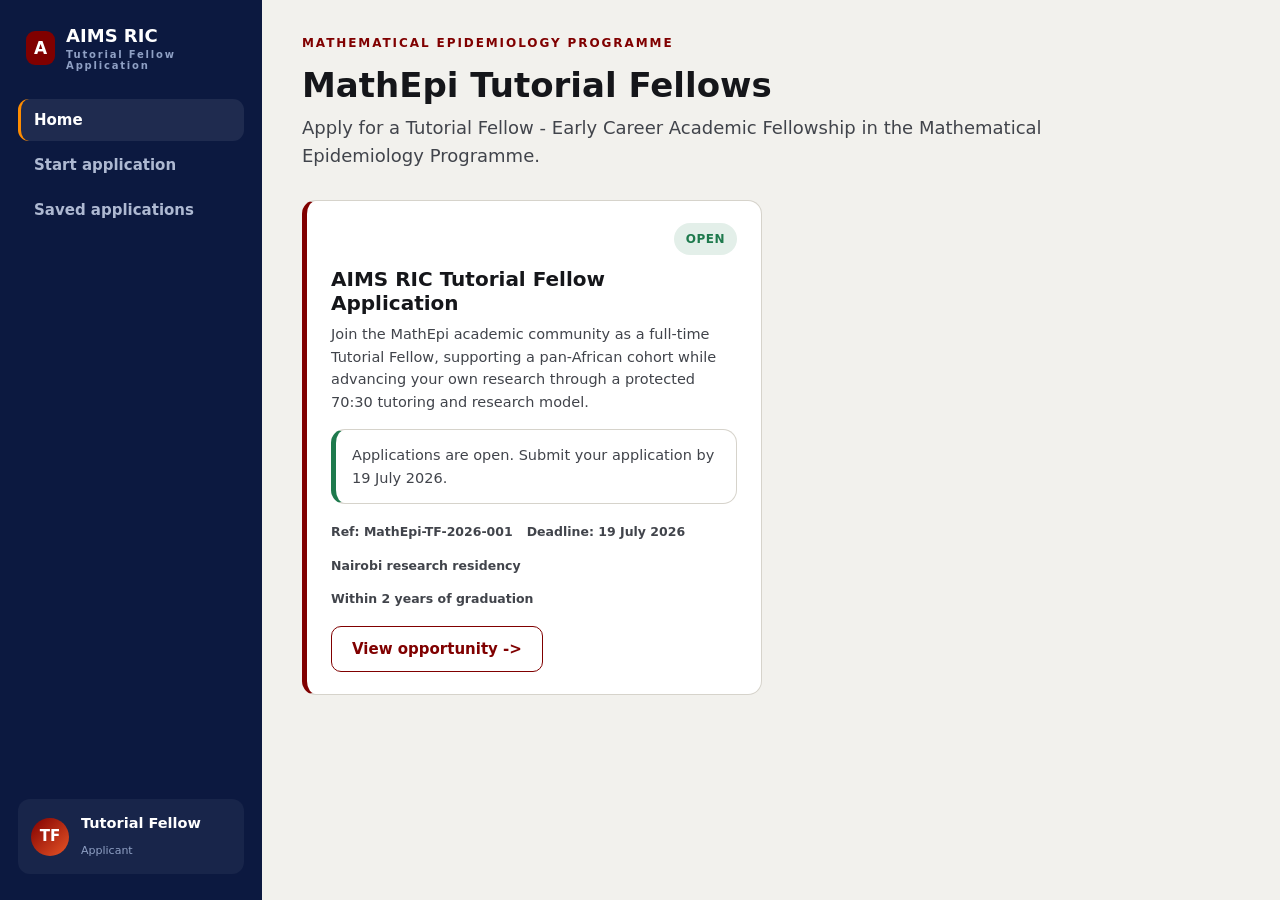
<file: cfa/tutorial-fellow-application.html>
<!DOCTYPE html>
<html lang="en-GB">
<head>
<meta charset="UTF-8" />
<meta name="viewport" content="width=device-width, initial-scale=1.0" />
<title>AIMS RIC Tutorial Fellow Application</title>
<style>
  :root{
    --paper:#F2F1ED; --surface:#FFFFFF; --ink:#15161A; --ink-soft:#41444B; --line:#D6D3CB;
    --field-border:#9C9A90; --navy:#0C1940; --navy-bright:#2D68B2; --maroon:#800000;
    --maroon-deep:#770F05; --orange:#FF8C00; --green:#1E7A4D; --grey:#5F5F5F;
    --radius:16px; --font:"Segoe UI Variable","Segoe UI",ui-sans-serif,system-ui,-apple-system,BlinkMacSystemFont,sans-serif;
  }
  *{box-sizing:border-box}
  html,body{margin:0;padding:0}
  body{background:var(--paper);color:var(--ink);font-family:var(--font);font-size:17px;line-height:1.55;-webkit-font-smoothing:antialiased}
  .view[hidden]{display:none}
  :focus-visible{outline:3px solid var(--orange);outline-offset:3px;border-radius:8px}
  .shell{display:grid;grid-template-columns:262px 1fr;min-height:100vh}
  .side{background:var(--navy);color:#C7D0E4;padding:26px 18px;display:flex;flex-direction:column;gap:28px;position:sticky;top:0;height:100vh}
  .brand{display:flex;align-items:center;gap:11px;padding:0 8px}
  .brand-glyph{width:34px;height:34px;border-radius:9px;background:var(--maroon);display:grid;place-items:center;color:#fff;font-weight:700}
  .brand-name{font-weight:700;font-size:18px;color:#fff;line-height:1.1}
  .brand-name small{display:block;font-size:10px;letter-spacing:.18em;color:#8FA0C4;font-weight:700;margin-top:3px}
  .nav{display:flex;flex-direction:column;gap:3px}
  .nav-link{display:flex;align-items:center;gap:13px;padding:12px 13px;border-radius:11px;color:#AEB9D2;text-decoration:none;font-size:15px;font-weight:600;border-left:3px solid transparent;cursor:pointer;background:none;border-top:none;border-right:none;border-bottom:none;width:100%;text-align:left;font-family:var(--font)}
  .nav-link:hover{background:rgba(255,255,255,.06);color:#E8ECF6}
  .nav-link.active{background:rgba(255,255,255,.08);color:#fff;border-left-color:var(--orange)}
  .side-foot{margin-top:auto}.who{display:flex;align-items:center;gap:12px;padding:13px;border-radius:12px;background:rgba(255,255,255,.05)}
  .avatar{width:38px;height:38px;border-radius:50%;background:linear-gradient(135deg,var(--maroon),#E75526);color:#fff;display:grid;place-items:center;font-weight:700;font-size:15px;flex:none}
  .who b{color:#fff;font-size:14.5px;display:block}.who span{font-size:11px;color:#8FA0C4}
  .main{padding:34px 40px 60px;max-width:1160px}.eyebrow{font-size:12px;letter-spacing:.16em;text-transform:uppercase;color:var(--maroon);margin:0 0 14px;font-weight:700}
  .greeting{font-weight:700;font-size:34px;line-height:1.1;margin:0 0 10px}.lead{font-size:18px;color:var(--ink-soft);margin:0 0 30px;max-width:66ch}
  .grid{display:grid;grid-template-columns:repeat(2,1fr);gap:18px}.opp{background:var(--surface);border:1px solid var(--line);border-left:5px solid var(--maroon);border-radius:14px;padding:22px 24px;display:flex;flex-direction:column}
  .opp-top{display:flex;align-items:center;justify-content:flex-end;gap:10px;margin-bottom:12px;flex-wrap:wrap}.opp-cat{font-size:11px;letter-spacing:.12em;text-transform:uppercase;color:var(--maroon);font-weight:700}
  .opp h3{font-size:20px;line-height:1.2;margin:0 0 8px}.opp-desc{font-size:14.5px;color:var(--ink-soft);margin:0 0 16px;flex:1}
  .opp-facts{display:flex;flex-wrap:wrap;gap:14px;margin-bottom:18px}.fct{font-size:12.5px;color:var(--ink-soft);font-weight:600}
  .btn-ghost,.btn-primary,.btn-back,.btn-draft{font-family:var(--font);font-weight:700;cursor:pointer}
  .btn-ghost{display:inline-flex;align-items:center;gap:9px;background:transparent;color:var(--maroon);font-size:15px;border:1.5px solid var(--maroon);border-radius:10px;padding:12px 20px;min-height:46px;align-self:flex-start}
  .btn-ghost:hover{background:var(--maroon);color:#fff}.btn-primary{display:inline-flex;align-items:center;gap:11px;background:var(--maroon);color:#fff;font-size:16.5px;border:none;border-radius:11px;padding:15px 28px;min-height:54px}
  .btn-primary:hover{background:var(--maroon-deep)}.btn-primary[disabled],.btn-ghost[disabled],.nav-link[disabled]{cursor:not-allowed;opacity:.58}.btn-primary.loading{position:relative;opacity:.86}.btn-primary.loading::before{content:"";width:16px;height:16px;border-radius:50%;border:2px solid rgba(255,255,255,.42);border-top-color:#fff;animation:spin .8s linear infinite}@keyframes spin{to{transform:rotate(360deg)}}
  .topbar,.form-top{position:sticky;top:0;z-index:20;background:var(--paper);padding:18px 0;border-bottom:1px solid var(--line)}
  .detail-wrap,.form-body,.form-top-inner{max-width:940px;margin:0 auto;padding:0 32px}.back-link{display:inline-flex;align-items:center;gap:8px;color:var(--maroon);text-decoration:none;font-size:14.5px;font-weight:700;background:none;border:none;cursor:pointer;font-family:var(--font)}
  .detail-title{font-weight:700;font-size:40px;line-height:1.08;letter-spacing:-.02em;margin:22px 0 24px;color:var(--navy)}
  .badges{display:flex;flex-wrap:wrap;gap:12px;margin:28px 0 10px}.badge{font-size:13px;font-weight:700;border-radius:99px;padding:8px 16px;display:inline-flex;align-items:center;gap:8px}.badge.prog{border:1.5px solid var(--maroon);color:var(--maroon)}.badge.kind{background:#ECECEA;color:var(--ink-soft)}
  .call-status{display:inline-flex;align-items:center;gap:8px;border-radius:99px;padding:7px 12px;font-size:12px;font-weight:800;text-transform:uppercase;letter-spacing:.04em}.call-status.open{background:rgba(30,122,77,.12);color:var(--green)}.call-status.closed{background:rgba(128,0,0,.12);color:var(--maroon)}
  .call-notice{border:1.5px solid var(--line);border-left:5px solid var(--green);border-radius:14px;background:#fff;padding:14px 16px;margin:0 0 18px;color:var(--ink-soft);font-size:14.5px}.call-notice.closed{border-left-color:var(--maroon);background:#fff8f8;color:var(--ink)}
  .detail-meta{display:grid;grid-template-columns:repeat(4,1fr);gap:18px 24px;padding:22px 0;border-top:1px solid var(--line)}.dm span{font-size:12px;letter-spacing:.08em;text-transform:uppercase;color:var(--grey);font-weight:700;display:block;margin-bottom:6px}.dm b{font-size:16.5px}
  .card{background:var(--surface);border:1px solid var(--line);border-radius:var(--radius);padding:26px 28px;margin-bottom:18px}.card h2{font-size:21px;margin:0 0 16px;color:var(--navy)}.card p,.card li{color:var(--ink-soft)}.detail-actions{display:flex;gap:14px;margin:18px 0 60px}
  .programme-tiles{display:grid;gap:12px;margin:18px 0 4px}.programme-tile{display:grid;grid-template-columns:44px minmax(0,1fr);gap:14px;align-items:start;background:linear-gradient(135deg,#fff,#F8F8F5);border:1px solid var(--line);border-radius:16px;padding:16px 18px}.programme-tile span{width:34px;height:34px;border-radius:999px;display:grid;place-items:center;background:rgba(128,0,0,.1);color:var(--maroon);font-weight:800}.programme-tile b{display:block;color:var(--navy);font-size:16px;margin-bottom:4px}.programme-tile p{margin:0;color:var(--ink-soft);font-size:14.5px;line-height:1.5}
  .form-top{padding:0}.form-top-inner{padding-top:18px;padding-bottom:18px;display:flex;align-items:center;justify-content:space-between;gap:16px}.form-prg{font-size:13px;color:var(--ink-soft);font-weight:700;white-space:nowrap;overflow:hidden;text-overflow:ellipsis}.top-right{display:flex;align-items:center;gap:18px}.autosave{display:inline-flex;align-items:center;gap:9px;font-size:13.5px;color:var(--ink-soft);font-weight:600}.autosave .as-dot{width:9px;height:9px;border-radius:50%;background:var(--navy-bright);flex:none}.btn-draft{background:var(--surface);border:1.5px solid var(--field-border);color:var(--ink);font-size:14px;border-radius:9px;padding:9px 15px;min-height:42px}.draft-note{font-size:12.5px;color:var(--ink-soft);font-weight:600;margin:0;text-align:right;max-width:310px}
  .form-body{padding-top:22px;padding-bottom:64px}.segbar{display:flex;gap:9px;margin:0 0 18px}.seg{flex:1;height:9px;border-radius:99px;background:#E2DFD7;border:none;padding:0;cursor:pointer}.seg.done{background:var(--navy-bright)}.seg.cur{background:var(--orange)}
  .step-num{font-size:14px;color:var(--ink-soft);margin:8px 0 12px;font-weight:600}.step-title{font-weight:700;font-size:31px;line-height:1.12;margin:0}.step-intro{font-size:17px;color:var(--ink-soft);margin:11px 0 28px;max-width:62ch}
  .subhead{font-weight:700;font-size:13px;letter-spacing:.08em;text-transform:uppercase;color:var(--maroon);margin:26px 0 14px;padding-bottom:7px;border-bottom:1px solid var(--line)}
  .grid2{display:grid;grid-template-columns:1fr 1fr;gap:2px 22px}.col-full{grid-column:1 / -1}.field{margin-bottom:20px}.field>label{display:block;font-size:15.5px;font-weight:700;margin-bottom:7px}.opt{font-weight:400;color:var(--grey);font-size:13.5px}
  .input{width:100%;font-family:var(--font);font-size:16.5px;color:var(--ink);background:var(--surface);border:1.5px solid var(--field-border);border-radius:11px;padding:13px 15px;min-height:50px}textarea.input{resize:vertical;min-height:130px;line-height:1.6}.input:focus{outline:none;border-color:var(--maroon);box-shadow:0 0 0 4px rgba(128,0,0,.13)}select.input{appearance:none;background:#fff;padding-right:42px;cursor:pointer}.field-help{font-size:14.5px;color:var(--ink-soft);margin:7px 0 0}.field-err{display:none;font-size:14px;color:var(--maroon);margin:8px 0 0;font-weight:700}.has-error .field-err{display:block}.has-error .input{border-color:var(--maroon);box-shadow:0 0 0 4px rgba(128,0,0,.1)}
  .radio-row,.check-row{display:flex;flex-wrap:wrap;gap:10px}.pill{display:flex;align-items:center;gap:8px;padding:10px 12px;border:1px solid var(--line);background:var(--surface);border-radius:12px;font-size:15px;font-weight:600}.pill input{accent-color:var(--maroon)}
  .slot{border:1.5px dashed var(--field-border);border-radius:13px;padding:16px 18px;margin:6px 0 20px;background:var(--surface)}.slot.filled{border-style:solid;border-color:var(--line)}.slot-head{display:flex;align-items:baseline;justify-content:space-between;gap:10px;margin-bottom:3px}.slot-label{font-size:15px;font-weight:700}.slot-req{font-size:11px;letter-spacing:.05em;color:var(--grey);font-weight:700;text-transform:uppercase}.slot-note{font-size:13.5px;color:var(--ink-soft);margin:0 0 12px}.btn-upload{display:inline-flex;align-items:center;gap:9px;background:var(--surface);border:1.5px solid var(--navy);color:var(--navy);font-family:var(--font);font-weight:700;font-size:14.5px;border-radius:10px;padding:11px 17px;cursor:pointer}.file-name{font-size:14.5px;font-weight:700}.file-sub{font-size:12.5px;color:var(--ink-soft);font-weight:600}.file-x{background:none;border:none;color:var(--maroon);cursor:pointer;font-weight:700;margin-left:12px}
  .reference-card{background:#fff;border:1px solid var(--line);border-radius:16px;padding:18px 20px;margin:0 0 16px}.reference-card h3{margin:0 0 14px;color:var(--navy);font-size:18px}
  .declaration{background:var(--surface);border:1.5px solid var(--field-border);border-radius:14px;padding:8px 20px;margin-top:8px}.check-line{display:flex;align-items:flex-start;gap:12px;padding:11px 0;font-weight:600}.check-line input{width:22px;height:22px;accent-color:var(--maroon);margin-top:2px}
  .otp-panel{background:#fff;border:1px solid var(--line);border-radius:16px;padding:22px 24px;margin:0 0 22px}.otp-panel h3{margin:0 0 8px;color:var(--navy);font-size:20px}.otp-panel p{color:var(--ink-soft);margin:0 0 16px}.otp-email-row{display:grid;grid-template-columns:minmax(0,1fr) auto;gap:12px;align-items:start}.otp-email-row .field{margin-bottom:0}.otp-email-row #sendOtpBtn{margin-top:31px;min-height:50px}.otp-code-panel{border-top:1px solid var(--line);margin-top:18px;padding-top:18px}.otp-actions{display:flex;flex-wrap:wrap;gap:12px;margin:8px 0 0}.secure-note{border:1.5px solid var(--line);border-left:5px solid var(--navy-bright);border-radius:13px;background:#fff;padding:13px 15px;margin:14px 0;color:var(--ink-soft);font-size:14.5px;font-weight:600}.secure-note.success{border-left-color:var(--green);background:rgba(30,122,77,.08);color:var(--green)}.secure-note.warning{border-left-color:var(--orange);background:rgba(255,140,0,.1);color:var(--ink)}
  .actions{display:flex;align-items:center;justify-content:space-between;gap:16px;margin-top:34px;padding-top:24px;border-top:1px solid var(--line)}.revgroup{border:1px solid var(--line);border-radius:14px;padding:20px 22px;margin-bottom:16px;background:var(--surface)}.revgroup h3{margin:0 0 12px;font-size:17px}.rev-item{display:grid;grid-template-columns:220px 1fr;gap:14px;padding:8px 0;border-bottom:1px solid var(--line);font-size:15px}.rev-item:last-child{border-bottom:none}.rev-key{color:var(--ink-soft);font-weight:600}.rev-val.empty{color:var(--maroon);font-weight:700}
  .done-wrap{text-align:center;padding:26px 0 10px;max-width:620px;margin:0 auto}.done-badge{width:84px;height:84px;border-radius:50%;background:rgba(45,104,178,.12);color:var(--navy-bright);display:grid;place-items:center;margin:0 auto 22px;font-size:42px}.done-wrap h2{font-size:28px;margin:0 0 12px}.done-wrap p{font-size:16.5px;color:var(--ink-soft);margin:0 auto 22px;max-width:52ch}
  @media(max-width:960px){.shell{grid-template-columns:1fr}.side{position:static;height:auto}.grid,.detail-meta{grid-template-columns:1fr}.main{padding:26px 20px 52px}}
  @media(max-width:680px){.grid2,.otp-email-row{grid-template-columns:1fr}.otp-email-row #sendOtpBtn{margin-top:0}.rev-item{grid-template-columns:1fr;gap:2px}.detail-title{font-size:30px}.form-top-inner,.form-body,.detail-wrap{padding-left:20px;padding-right:20px}.form-top-inner{align-items:flex-start;flex-direction:column}.top-right{width:100%;justify-content:space-between;gap:12px}.draft-note{text-align:left;max-width:none}.actions{align-items:stretch;flex-direction:column-reverse}.actions button{width:100%;justify-content:center}}
</style>
</head>
<body>
<div id="app">
  <div class="view" id="view-home">
    <div class="shell">
      <aside class="side">
        <div class="brand"><div class="brand-glyph">A</div><div class="brand-name">AIMS RIC<small>Tutorial Fellow Application</small></div></div>
        <nav class="nav" aria-label="Main">
          <button class="nav-link active" data-nav="home">Home</button>
          <button class="nav-link" data-nav="form">Start application</button>
          <button class="nav-link" data-nav="dashboard">Saved applications</button>
        </nav>
        <div class="side-foot"><div class="who"><div class="avatar">TF</div><div><b>Tutorial Fellow</b><span>Applicant</span></div></div></div>
      </aside>
      <main class="main">
        <p class="eyebrow">Mathematical Epidemiology Programme</p>
        <h1 class="greeting">MathEpi Tutorial Fellows</h1>
        <p class="lead">Apply for a Tutorial Fellow - Early Career Academic Fellowship in the Mathematical Epidemiology Programme.</p>
        <div class="grid">
          <article class="opp">
            <div class="opp-top"><span class="call-status open" data-call-status>Open</span></div>
            <h3>AIMS RIC Tutorial Fellow Application</h3>
            <p class="opp-desc">Join the MathEpi academic community as a full-time Tutorial Fellow, supporting a pan-African cohort while advancing your own research through a protected 70:30 tutoring and research model.</p>
            <div class="call-notice" data-call-notice>Applications are open. Submit your application by 19 July 2026.</div>
            <div class="opp-facts"><span class="fct">Ref: MathEpi-TF-2026-001</span><span class="fct">Deadline: 19 July 2026</span><span class="fct">Nairobi research residency</span><span class="fct">Within 2 years of graduation</span></div>
            <button class="btn-ghost" data-nav="details">View opportunity -></button>
          </article>
        </div>
      </main>
    </div>
  </div>

  <div class="view" id="view-details" hidden>
    <div class="topbar"><div class="detail-wrap"><button class="back-link" data-nav="home"><- All opportunities</button></div></div>
    <div class="detail-wrap">
      <div class="badges"><span class="call-status open" data-call-status>Open</span></div>
      <h1 class="detail-title">MathEpi Tutorial Fellows</h1>
      <div class="call-notice" data-call-notice>Applications are open. Submit your application by 19 July 2026.</div>
      <div class="detail-meta">
        <div class="dm"><span>Role mix</span><b>70% tutoring / 30% research</b></div>
        <div class="dm"><span>Residency</span><b>KEMRI location, Nairobi</b></div>
        <div class="dm"><span>Eligibility</span><b>Recent PhD</b></div>
        <div class="dm"><span>Documents</span><b>Passport and PhD certificate</b></div>
        <div class="dm"><span>Deadline</span><b>19 July 2026</b></div>
        <div class="dm"><span>Start date</span><b>1 Oct 2026</b></div>
        <div class="dm"><span>Call ref</span><b>MathEpi-TF-2026-001</b></div>
        <div class="dm"><span>Call date</span><b>25 June 2026</b></div>
      </div>
      <div class="card">
        <h2>The opportunity</h2>
        <p>The Mathematical Epidemiology Programme invites outstanding recent PhD graduates to join MathEpi as Tutorial Fellows, an Early Career Academic Fellowship for full-time members of the academic community.</p>
        <p>The fellowship is designed as an early-career pathway towards careers in academia, research institutes, public health agencies, government, and international organisations. Fellows support a pan-African cohort of excellent students while developing their own research profile through a protected 70:30 model.</p>
        <p>Fellows work alongside international lecturers, supervisors, fellow tutors, and the Academic and Research Manager in a residential academic community, with occasional evening and weekend commitments during intensive teaching periods.</p>
        <div class="programme-tiles">
          <div class="programme-tile"><span>1</span><div><b>Programme role</b><p>Fellows provide tutorials, hands-on academic support, marking, student consultations, and teaching-continuity support if a lecturer is unavailable.</p></div></div>
          <div class="programme-tile"><span>2</span><div><b>Protected development time</b><p>About 70% of the appointment is dedicated to tutoring and student support, while about 30% supports productive research and career development in a collaborative work environment.</p></div></div>
          <div class="programme-tile"><span>3</span><div><b>Residential appointment</b><p>Applicants should be ready for a full-time residential appointment at the KEMRI location in Nairobi, Kenya, with availability during intensive programme periods.</p></div></div>
        </div>
      </div>
      <div class="card">
        <h2>Who should apply</h2>
        <p>This call is for recent PhD graduates whose doctorate will have been completed within two years of the fellowship start date.</p>
        <p>Applicants should hold a PhD in mathematics, statistics, mathematical epidemiology, applied mathematics, computational biology, biostatistics, public-health modelling, data science, artificial intelligence and machine learning, computational physics, scientific computing, operations research, or a closely related quantitative discipline.</p>
        <p>Applicants should also show a strong record of applying mathematical and computational methods to real scientific or public-health problems.</p>
      </div>
      <div class="card">
        <h2>How to apply</h2>
        <p>Complete the online application form by 19 July 2026 with personal and professional details, qualifications, doctoral research, teaching and mentoring experience, a brief tutoring philosophy, and a research and career-development plan.</p>
        <ul>
          <li>Passport biodata page.</li>
          <li>PhD certificate as a legible PDF showing the exact graduation month/date.</li>
          <li>At least two structured references with title, name, affiliation, designation, relationship, email, and phone number.</li>
        </ul>
        <p>Equality, diversity and inclusion: AIMS builds an inclusive community reflecting Africa's diversity. Applications from qualified candidates of all nationalities, genders and backgrounds, and from underrepresented groups, are strongly encouraged. Appointments are made solely on merit.</p>
      </div>
      <div class="detail-actions"><button class="btn-primary" data-nav="form">Start application -></button></div>
    </div>
  </div>

  <div class="view" id="view-form" hidden>
    <div class="form-top">
      <div class="form-top-inner">
        <div style="display:flex;align-items:center;gap:14px;min-width:0">
          <button class="back-link" data-nav="home"><- All opportunities</button>
          <span class="form-prg">AIMS RIC Tutorial Fellow Application</span>
        </div>
        <div class="top-right"><span class="autosave"><span class="as-dot"></span><span id="autosaveText">All changes saved</span></span><button class="btn-draft" id="draftBtn" type="button">Save draft</button></div>
      </div>
      <div class="form-top-inner" style="padding-top:0"><p class="draft-note">Drafts are saved on this device and browser. Submitted applications are sent to the programme Google Sheet.</p></div>
    </div>
    <div class="form-body"><div id="stepArea"></div></div>
  </div>

  <div class="view" id="view-dashboard" hidden>
    <div class="shell">
      <aside class="side">
        <div class="brand"><div class="brand-glyph">A</div><div class="brand-name">AIMS RIC<small>Tutorial Fellow Application</small></div></div>
        <nav class="nav" aria-label="Main">
          <button class="nav-link" data-nav="home">Home</button>
          <button class="nav-link" data-nav="form">Start application</button>
          <button class="nav-link active" data-nav="dashboard">Saved applications</button>
        </nav>
      </aside>
      <main class="main">
        <p class="eyebrow">Applicant dashboard</p>
        <h1 class="greeting">Saved on this device</h1>
        <p class="lead">Drafts and submitted copies shown here are stored in this browser. Official submissions are recorded in the programme Google Sheet after the final submit step.</p>
        <div id="applicationList"></div>
      </main>
    </div>
  </div>
</div>

<script>
const STORAGE_KEY = "mathepi-tutorial-fellow-application-v1";
const SUBMISSIONS_KEY = "mathepi-tutorial-fellow-submissions-v1";
const CFA_STATUS_KEY = "mathepi-cfa-status-v1";
const GOOGLE_BACKEND_URL_KEY = "mathepi-apps-script-url";
const PUBLIC_APPS_SCRIPT_URL = "https://script.google.com/macros/s/AKfycbyrBseE_6REWP5D4zySf-Z6j_x9nUofWvT426M_HG5FoPllMDOZEcEa-f_Of4zryTQ9/exec";
const CALL_ID = "tutors";
const POSITION_START_DATE = "2026-10-01";
const POSITION_START_LABEL = "1 Oct 2026";
const APPLICATION_DEADLINE_LABEL = "19 July 2026";
const MIN_PHD_COMPLETION_DATE = "2024-10-01";
const OTP_RESEND_SECONDS = 30;
const COUNTRY_OPTIONS = [
  "Rwanda", "Kenya", "Cameroon", "Ghana", "Senegal", "South Africa", "Tanzania", "Uganda",
  "Ethiopia", "Nigeria", "Benin", "Burundi", "Côte d'Ivoire", "Democratic Republic of the Congo",
  "Egypt", "Malawi", "Morocco", "Mozambique", "Namibia", "Somalia", "Sudan", "Zambia", "Zimbabwe",
  "United Kingdom", "United States", "Canada", "France", "Germany", "Netherlands", "Other"
];
const DESIGNATION_OPTIONS = [
  "Postdoctoral fellow", "Research fellow", "Lecturer", "Assistant lecturer", "Teaching assistant",
  "Research scientist", "Data scientist", "Consultant", "PhD graduate", "Other"
];
const REF_DESIGNATION_OPTIONS = [
  "Professor", "Associate Professor", "Senior Lecturer", "Lecturer", "Research Scientist",
  "Principal Investigator", "PhD Supervisor", "Head of Department", "Director", "Other"
];
const defaults = {
  status: "Open",
  step: 0,
  emailVerified: false,
  verifiedEmail: "",
  emailVerificationToken: "",
  emailVerifiedAt: "",
  emailOtpRequestedAt: "",
  emailOtpRequestedFor: "",
  emailOtpDeliveryHint: "",
  title: "",
  applicant: "",
  gender: "",
  email: "",
  phone: "",
  hasWhatsApp: "",
  contactWhatsApp: "",
  nationality: "",
  country: "",
  address: "",
  affiliation: "",
  designation: "",
  phdInstitution: "",
  phdField: "",
  phdCompletion: "",
  thesisTitleExplainer: "",
  researchArea: "",
  quantitativeBackground: "",
  appliedTrackRecord: "",
  teachingExperience: "",
  tutoringExperience: "",
  mentoringExperience: "",
  researchExperience: "",
  teachingSupport: "",
  researchPlan: "",
  careerGrowth: "",
  availability: "",
  residenceReady: "",
  teachingGapReady: "",
  englishCommunication: "",
  aimsAlumni: "",
  aimsCentre: "",
  aimsProgrammeYear: "",
  passport: "",
  phdCertificate: "",
  ref1Title: "",
  ref1Name: "",
  ref1Affiliation: "",
  ref1Designation: "",
  ref1Role: "",
  ref1Email: "",
  ref1Phone: "",
  ref2Title: "",
  ref2Name: "",
  ref2Affiliation: "",
  ref2Designation: "",
  ref2Role: "",
  ref2Email: "",
  ref2Phone: "",
  ref3Title: "",
  ref3Name: "",
  ref3Affiliation: "",
  ref3Designation: "",
  ref3Role: "",
  ref3Email: "",
  ref3Phone: "",
  womenEncouraged: "Women are encouraged to apply.",
  declarationAccuracy: false,
  declarationResidence: false,
  declarationDocuments: false,
};

let state = load(STORAGE_KEY, defaults);
let passportPayload = null;
let phdCertificatePayload = null;
let saveTimer = null;
let otpCooldownTimer = null;
let isSubmitting = false;

function load(key, fallback) {
  try { return Object.assign({}, fallback, JSON.parse(localStorage.getItem(key) || "{}")); }
  catch (e) { return Object.assign({}, fallback); }
}

function save() {
  localStorage.setItem(STORAGE_KEY, JSON.stringify(state));
  const autosave = document.querySelector("#autosaveText");
  if (autosave) autosave.textContent = "Saved " + new Date().toLocaleTimeString([], { hour: "2-digit", minute: "2-digit" });
}

function appsScriptUrl() {
  return (window.MATHEPI_APPS_SCRIPT_URL || PUBLIC_APPS_SCRIPT_URL || localStorage.getItem(GOOGLE_BACKEND_URL_KEY) || "").trim();
}

function hasAppsScriptBridge() {
  return !!(window.google && google.script && google.script.run);
}

function googleBackendAvailable() {
  return hasAppsScriptBridge() || !!appsScriptUrl();
}

function appsScriptErrorMessage(text) {
  return String(text || "")
    .replace(/<script[\s\S]*?<\/script>/gi, " ")
    .replace(/<style[\s\S]*?<\/style>/gi, " ")
    .replace(/<[^>]+>/g, " ")
    .replace(/\s+/g, " ")
    .trim();
}

function googleApi(action, payload) {
  if (hasAppsScriptBridge()) {
    return new Promise((resolve, reject) => {
      google.script.run.withSuccessHandler(resolve).withFailureHandler(reject).apiPost({ action, payload });
    });
  }
  const endpoint = appsScriptUrl();
  if (!endpoint) return Promise.reject(new Error("Apps Script Web App URL is not configured."));
  return fetch(endpoint, {
    method: "POST",
    headers: { "Content-Type": "text/plain;charset=utf-8" },
    body: JSON.stringify({ action, payload }),
  }).then(async (response) => {
    const text = await response.text();
    let data = {};
    if (text) {
      try {
        data = JSON.parse(text);
      } catch (error) {
        throw new Error(appsScriptErrorMessage(text) || "Apps Script returned a response the form could not read.");
      }
    }
    if (!response.ok) throw new Error(data.error || "Apps Script request failed: " + response.status);
    if (data && data.ok === false) throw new Error(data.error || "Apps Script reported a problem.");
    return data;
  });
}

function normalizeEmail(value) {
  return String(value || "").trim().toLowerCase();
}

function emailIsVerified() {
  const email = normalizeEmail(state.email);
  return !!(email && state.emailVerified && state.emailVerificationToken && normalizeEmail(state.verifiedEmail) === email);
}

function emailCodeWasRequested() {
  const email = normalizeEmail(state.email);
  return !!(email && state.emailOtpRequestedAt && normalizeEmail(state.emailOtpRequestedFor) === email);
}

function otpCooldownRemaining() {
  if (!state.emailOtpRequestedAt) return 0;
  const requestedAt = new Date(state.emailOtpRequestedAt).getTime();
  if (!Number.isFinite(requestedAt)) return 0;
  const elapsed = Math.floor((Date.now() - requestedAt) / 1000);
  return Math.max(0, OTP_RESEND_SECONDS - elapsed);
}

function clearEmailVerificationIfChanged() {
  const email = normalizeEmail(state.email);
  if (state.emailOtpRequestedFor && email !== normalizeEmail(state.emailOtpRequestedFor)) {
    state.emailOtpRequestedAt = "";
    state.emailOtpRequestedFor = "";
    state.emailOtpDeliveryHint = "";
  }
  if (!state.verifiedEmail || normalizeEmail(state.email) === normalizeEmail(state.verifiedEmail)) return;
  state.emailVerified = false;
  state.verifiedEmail = "";
  state.emailVerificationToken = "";
  state.emailVerifiedAt = "";
}

async function refreshCallStatusFromGoogle() {
  if (!googleBackendAvailable()) return;
  try {
    const result = await googleApi("getCfaStatus", { id: CALL_ID });
    if (result && result.status) {
      const statuses = load(CFA_STATUS_KEY, {});
      statuses[CALL_ID] = result.status;
      localStorage.setItem(CFA_STATUS_KEY, JSON.stringify(statuses));
      state.status = result.status;
      syncCallStatusUi();
    }
  } catch (e) {}
}

function syncCallStatusUi() {
  const localStatuses = load(CFA_STATUS_KEY, {});
  const status = localStatuses[CALL_ID] || state.status || "Open";
  state.status = status;
  document.querySelectorAll("[data-call-status]").forEach((node) => {
    node.textContent = status;
    node.classList.toggle("open", status === "Open");
    node.classList.toggle("closed", status !== "Open");
  });
  document.querySelectorAll("[data-call-notice]").forEach((node) => {
    node.textContent = status === "Open"
      ? `Applications are open. Submit your application by ${APPLICATION_DEADLINE_LABEL}.`
      : "This call is closed. New applications cannot be submitted.";
    node.classList.toggle("closed", status !== "Open");
  });
  document.querySelectorAll('[data-nav="form"]').forEach((node) => {
    node.disabled = status !== "Open";
    node.title = status === "Open" ? "" : "This call is closed.";
  });
}

const steps = [
  { id: "email", title: "Secure email verification", intro: "Verify your email before continuing. No password is stored; Apps Script sends a one-time code to this address.", render: emailVerificationStep },
  { id: "identity", title: "Applicant details", intro: "Tell us who you are and how the programme team can reach you.", render: identityStep },
  { id: "phd", title: "PhD and quantitative background", intro: "Confirm the recent PhD requirement and your quantitative/applied scientific fit.", render: phdStep },
  { id: "fit", title: "Tutoring and research fit", intro: "Describe your teaching-support experience and your 70/30 fellowship plan.", render: fitStep },
  { id: "readiness", title: "Availability and readiness", intro: "Confirm readiness to be in residence at our KEMRI location in Nairobi, Kenya, and to support teaching continuity.", render: readinessStep },
  { id: "documents", title: "Documents and references", intro: "Attach the required files and provide at least two references.", render: documentsStep },
  { id: "review", title: "Review and submit", intro: "Check your application before sending it to the programme team.", render: reviewStep },
];

function field(name, label, type = "text", required = true, help = "", attrs = "") {
  return `<div class="field" data-field="${name}">
    <label>${label}${required ? "" : ' <span class="opt">(optional)</span>'}</label>
    <input class="input" type="${type}" name="${name}" value="${escapeHtml(state[name] || "")}" ${required ? "required" : ""} ${attrs} />
    ${help ? `<p class="field-help">${help}</p>` : ""}
    <p class="field-err">This field is required.</p>
  </div>`;
}

function textarea(name, label, required = true, help = "") {
  return `<div class="field col-full" data-field="${name}">
    <label>${label}${required ? "" : ' <span class="opt">(optional)</span>'}</label>
    <textarea class="input" name="${name}" ${required ? "required" : ""}>${escapeHtml(state[name] || "")}</textarea>
    ${help ? `<p class="field-help">${help}</p>` : ""}
    <p class="field-err">This field is required.</p>
  </div>`;
}

function selectField(name, label, options, required = true) {
  return `<div class="field" data-field="${name}">
    <label>${label}</label>
    <select class="input" name="${name}" ${required ? "required" : ""}>
      <option value="">Select</option>
      ${options.map((item) => `<option ${state[name] === item ? "selected" : ""}>${item}</option>`).join("")}
    </select>
    <p class="field-err">This field is required.</p>
  </div>`;
}

function emailVerificationStep() {
  const verified = emailIsVerified();
  const backendReady = googleBackendAvailable();
  const requested = emailCodeWasRequested();
  const cooldown = otpCooldownRemaining();
  const sendLabel = requested ? (cooldown ? `Resend code in ${cooldown}s` : "Resend code") : "Send verification code";
  const statusText = backendReady
    ? (requested ? `Code sent to ${escapeHtml(state.email)}. ${escapeHtml(state.emailOtpDeliveryHint || "Check your inbox, spam/junk, Promotions, and Updates. The sender should appear as MathEpi Academic Operations or a Google Workspace no-reply sender.")}` : "No password is required. Enter your email, then request a one-time code.")
    : "Apps Script backend URL is not configured yet, so secure email verification cannot start.";
  return `<div class="otp-panel">
    <h3>Email OTP login</h3>
    <p>Use the same email whenever you return to this application. A six-digit one-time code will be sent by the MathEpi Apps Script backend.</p>
    ${verified
      ? `<div class="secure-note success">Verified as ${escapeHtml(state.verifiedEmail)}. You can continue the application.</div>`
      : `<div class="otp-email-row">
          ${field("email", "Email address", "email", true, "This verified email becomes your application account identity.")}
          <button class="btn-ghost" type="button" id="sendOtpBtn" ${backendReady && !cooldown ? "" : "disabled"}>${sendLabel}</button>
        </div>
        <div class="secure-note ${backendReady ? "" : "warning"}" id="emailOtpStatus">${statusText}</div>
        ${requested
          ? `<div class="otp-code-panel">
              <div class="field" data-field="emailOtpCode">
                <label>Verification code</label>
                <input class="input" id="emailOtpCode" type="text" inputmode="numeric" autocomplete="one-time-code" maxlength="6" placeholder="6-digit code" />
                <p class="field-help">Codes expire after 10 minutes.</p>
                <p class="field-err">Enter the 6-digit verification code sent to your email.</p>
              </div>
              <div class="otp-actions">
                <button class="btn-primary" type="button" id="verifyOtpBtn" disabled>Verify email</button>
              </div>
            </div>`
          : ""}`}
  </div>`;
}

function verifiedEmailField() {
  return `<div class="field" data-field="email">
    <label>Verified email address</label>
    <input class="input" type="email" name="email" value="${escapeHtml(state.email || "")}" readonly />
    <p class="field-help">To change this email, go back to the secure email verification step.</p>
    <p class="field-err">Verify your email before continuing.</p>
  </div>`;
}

function identityStep() {
  return `<div class="grid2">
    ${selectField("title", "Title", ["Dr", "Prof", "Mr", "Ms", "Mrs", "Mx", "Other"])}
    ${field("applicant", "Full name")}
    ${selectField("gender", "Gender", ["Female", "Male", "Non-binary", "Prefer not to say"])}
    ${verifiedEmailField()}
    ${field("phone", "Phone number", "tel", true, "Include the country code, for example +254, +250, +237, or your current country code.", 'inputmode="tel" autocomplete="tel" placeholder="+254 700 000000"')}
    ${selectField("hasWhatsApp", "Does this number have WhatsApp?", ["Yes", "No"])}
    ${selectField("contactWhatsApp", "May we contact you using WhatsApp?", ["Yes", "No"])}
    ${selectField("nationality", "Nationality", COUNTRY_OPTIONS)}
    ${selectField("country", "Country of residence", COUNTRY_OPTIONS)}
    ${field("address", "Current address")}
    ${field("affiliation", "Current affiliation")}
    ${selectField("designation", "Current designation or role", DESIGNATION_OPTIONS)}
  </div>`;
}

function phdStep() {
  return `<div class="grid2">
    ${field("phdInstitution", "PhD institution")}
    ${field("phdField", "PhD field")}
    ${field("phdCompletion", "PhD completion date", "date", true, "The position starts on " + POSITION_START_LABEL + ". Eligible PhD completion dates must fall between 1 Oct 2024 and 1 Oct 2026.", `min="${MIN_PHD_COMPLETION_DATE}" max="${POSITION_START_DATE}"`)}
    ${textarea("thesisTitleExplainer", "Thesis title and 3 sentences explainer")}
    ${textarea("researchArea", "Research area")}
    ${textarea("quantitativeBackground", "Quantitative field background", true, "Include mathematics, applied mathematics, statistics, biostatistics, mathematical epidemiology, computational biology, public health modelling, AI, machine learning, data science, or related quantitative training.")}
    ${textarea("appliedTrackRecord", "Applied quantitative track record", true, "Describe applications to biology, epidemiology, public health, health systems, infectious diseases, or other scientific domains.")}
  </div>`;
}

function fitStep() {
  return `<div class="grid2">
    ${textarea("teachingExperience", "Relevant teaching experience")}
    ${textarea("tutoringExperience", "Relevant tutoring, teaching assistant, marking, hands-on session, or lab-support experience")}
    ${textarea("mentoringExperience", "Relevant mentoring and student-support experience")}
    ${textarea("researchExperience", "Relevant research experience")}
    ${textarea("teachingSupport", "How would you support tutorials, hands-on sessions, marking, student consultation, and course delivery?")}
    ${textarea("researchPlan", "Propose a research idea and plan for the 30% research and career-development contribution")}
    ${textarea("careerGrowth", "How would this fellowship support your career growth?")}
  </div>`;
}

function readinessStep() {
  return `<div class="grid2">
    ${selectField("availability", "Availability for the MathEpi Tutorial Fellowship", ["Available for the full fellowship period", "Tentatively available", "Need to discuss dates"])}
    ${selectField("residenceReady", "Ready to be in residence at our KEMRI location in Nairobi, Kenya?", ["Yes", "Tentative", "No"])}
    ${selectField("teachingGapReady", "Ready to fill teaching-support gaps if a lecturer is unavailable?", ["Yes", "With notice", "No"])}
    ${selectField("englishCommunication", "Strong English communication and interpersonal skills?", ["Yes", "Developing", "No"])}
    ${selectField("aimsAlumni", "Are you an AIMS alumnus/alumna?", ["Yes", "No"])}
    ${field("aimsCentre", "If yes, AIMS centre", "text", false)}
    ${field("aimsProgrammeYear", "If yes, programme/year", "text", false)}
    ${textarea("womenEncouraged", "Equity note", false)}
  </div>`;
}

function uploadSlot(kind, label, note, required = true, accept = ".pdf,.doc,.docx") {
  const value = state[kind] || "";
  return `<div class="slot ${value ? "filled" : ""}" data-file-slot="${kind}">
    <div class="slot-head"><span class="slot-label">${label}</span><span class="slot-req">${required ? "Required" : "Optional"}</span></div>
    <p class="slot-note">${note}</p>
    ${value
      ? `<div><span class="file-name">${escapeHtml(value)}</span><button class="file-x" type="button" data-clear-file="${kind}">Remove</button><div class="file-sub">Selected for upload when you submit.</div></div>`
      : `<label class="btn-upload">Choose file<input type="file" hidden data-file="${kind}" accept="${accept}" /></label>`}
  </div>`;
}

function documentsStep() {
  return `<div>
    ${uploadSlot("passport", "Passport biodata page", "Attach the passport biodata page, as in the lecturer call.", true, ".pdf,.jpg,.jpeg,.png")}
    ${uploadSlot("phdCertificate", "PhD certificate", "Attach a legible PDF showing the exact graduation date or month.", true, ".pdf")}
    ${referenceBlock(1, true)}
    ${referenceBlock(2, true)}
    ${referenceBlock(3, false)}
  </div>`;
}

function referenceBlock(index, required) {
  const req = required ? "" : ' <span class="opt">(optional)</span>';
  return `<div class="reference-card">
    <h3>Reference ${index}${req}</h3>
    <div class="grid2">
      ${field(`ref${index}Title`, "Title", "text", required)}
      ${field(`ref${index}Name`, "Full name", "text", required)}
      ${field(`ref${index}Affiliation`, "Institutional affiliation", "text", required)}
      ${selectField(`ref${index}Designation`, "Designation", REF_DESIGNATION_OPTIONS, required)}
      ${field(`ref${index}Role`, "Role / relationship to applicant", "text", required)}
      ${field(`ref${index}Email`, "Email", "email", required)}
      ${field(`ref${index}Phone`, "Phone number", "tel", required, "Include country code where possible.", 'inputmode="tel" autocomplete="tel" placeholder="+254 700 000000"')}
    </div>
  </div>`;
}

function reviewStep() {
  const groups = [
    ["Applicant", ["title", "applicant", "gender", "email", "phone", "hasWhatsApp", "contactWhatsApp", "nationality", "country", "address", "affiliation", "designation"]],
    ["PhD and background", ["phdInstitution", "phdField", "phdCompletion", "thesisTitleExplainer", "researchArea", "quantitativeBackground", "appliedTrackRecord"]],
    ["Fellowship fit", ["teachingExperience", "tutoringExperience", "mentoringExperience", "researchExperience", "teachingSupport", "researchPlan", "careerGrowth", "availability", "residenceReady", "teachingGapReady", "englishCommunication", "aimsAlumni", "aimsCentre", "aimsProgrammeYear"]],
    ["Documents", ["passport", "phdCertificate"]],
    ["Reference 1", ["ref1Title", "ref1Name", "ref1Affiliation", "ref1Designation", "ref1Role", "ref1Email", "ref1Phone"]],
    ["Reference 2", ["ref2Title", "ref2Name", "ref2Affiliation", "ref2Designation", "ref2Role", "ref2Email", "ref2Phone"]],
    ["Reference 3", ["ref3Title", "ref3Name", "ref3Affiliation", "ref3Designation", "ref3Role", "ref3Email", "ref3Phone"]],
  ];
  return `${groups.map(([title, keys]) => `<div class="revgroup"><h3>${title}</h3>${keys.map(reviewItem).join("")}</div>`).join("")}
    <div class="declaration">
      ${checkLine("declarationAccuracy", "I confirm that the information provided is accurate.")}
      ${checkLine("declarationResidence", "I understand the Tutorial Fellowship requires residence at our KEMRI location in Nairobi, Kenya, and readiness to support teaching continuity.")}
      ${checkLine("declarationDocuments", "I confirm that my passport biodata page, PhD certificate, and references are included.")}
    </div>`;
}

function reviewItem(key) {
  const label = key.replace(/([A-Z])/g, " $1").replace(/^./, (c) => c.toUpperCase());
  const value = state[key] || "";
  return `<div class="rev-item"><div class="rev-key">${label}</div><div class="rev-val ${value ? "" : "empty"}">${escapeHtml(value || "Missing")}</div></div>`;
}

function checkLine(name, label) {
  return `<label class="check-line"><input type="checkbox" name="${name}" ${state[name] ? "checked" : ""} required /> <span>${label}</span></label>`;
}

function renderStep() {
  const step = steps[state.step];
  const done = state.step === steps.length - 1;
  document.querySelector("#stepArea").innerHTML = `
    <div class="segbar">${steps.map((_, i) => `<button class="seg ${i < state.step ? "done" : ""} ${i === state.step ? "cur" : ""}" data-step="${i}" aria-label="Step ${i + 1}"></button>`).join("")}</div>
    <div class="step-num">Step ${state.step + 1} of ${steps.length}</div>
    <h2 class="step-title">${step.title}</h2>
    <p class="step-intro">${step.intro}</p>
    <form id="stepForm" novalidate>
      ${step.render()}
      <div class="actions">
        <button class="btn-ghost" type="button" id="prevBtn" ${state.step === 0 ? "disabled" : ""}>Back</button>
        <button class="btn-primary" type="submit" id="primaryStepBtn" data-default-label="${done ? "Submit application" : "Save and continue"}">${done ? "Submit application" : "Save and continue"}</button>
      </div>
    </form>`;
  bindForm();
}

function bindForm() {
  if (otpCooldownTimer) {
    clearInterval(otpCooldownTimer);
    otpCooldownTimer = null;
  }
  document.querySelectorAll("[data-step]").forEach((node) => node.addEventListener("click", () => {
    collect();
    const targetStep = Number(node.dataset.step);
    state.step = targetStep > 0 && !emailIsVerified() ? 0 : targetStep;
    save();
    renderStep();
  }));
  document.querySelectorAll("input, textarea, select").forEach((node) => node.addEventListener("input", scheduleSave));
  document.querySelectorAll("[data-file]").forEach((node) => node.addEventListener("change", onFile));
  document.querySelectorAll("[data-clear-file]").forEach((node) => node.addEventListener("click", clearFile));
  document.querySelector("#sendOtpBtn")?.addEventListener("click", requestEmailOtp);
  document.querySelector("#verifyOtpBtn")?.addEventListener("click", verifyEmailOtp);
  bindOtpControls();
  document.querySelector("#prevBtn").addEventListener("click", () => { collect(); state.step = Math.max(0, state.step - 1); save(); renderStep(); });
  document.querySelector("#stepForm").addEventListener("submit", onSubmitStep);
}

function bindOtpControls() {
  const codeInput = document.querySelector("#emailOtpCode");
  if (codeInput) {
    codeInput.addEventListener("input", () => {
      codeInput.value = codeInput.value.replace(/\D/g, "").slice(0, 6);
      updateOtpControls();
    });
  }
  updateOtpControls();
  if (otpCooldownRemaining() > 0) {
    otpCooldownTimer = setInterval(updateOtpControls, 1000);
  }
}

function updateOtpControls() {
  const sendButton = document.querySelector("#sendOtpBtn");
  const verifyButton = document.querySelector("#verifyOtpBtn");
  const codeInput = document.querySelector("#emailOtpCode");
  const cooldown = otpCooldownRemaining();
  if (sendButton) {
    sendButton.disabled = !googleBackendAvailable() || cooldown > 0;
    sendButton.textContent = emailCodeWasRequested()
      ? (cooldown ? `Resend code in ${cooldown}s` : "Resend code")
      : "Send verification code";
  }
  if (verifyButton && codeInput) {
    verifyButton.disabled = codeInput.value.trim().length !== 6;
  }
  if (otpCooldownTimer && cooldown <= 0) {
    clearInterval(otpCooldownTimer);
    otpCooldownTimer = null;
  }
}

function collect() {
  document.querySelectorAll("input[name], textarea[name], select[name]").forEach((node) => {
    state[node.name] = node.type === "checkbox" ? node.checked : node.value.trim();
  });
  state.email = normalizeEmail(state.email);
  clearEmailVerificationIfChanged();
}

function scheduleSave() {
  collect();
  clearTimeout(saveTimer);
  const autosave = document.querySelector("#autosaveText");
  if (autosave) autosave.textContent = "Saving...";
  saveTimer = setTimeout(save, 350);
}

function validateCurrentStep() {
  collect();
  const stepId = steps[state.step].id;
  let valid = true;
  document.querySelectorAll(".field").forEach((wrap) => wrap.classList.remove("has-error"));
  document.querySelectorAll(".slot").forEach((wrap) => wrap.classList.remove("has-error"));
  document.querySelectorAll("[required]").forEach((node) => {
    const empty = node.type === "checkbox" ? !node.checked : !node.value.trim();
    if (empty) {
      valid = false;
      const wrap = node.closest(".field");
      if (wrap) wrap.classList.add("has-error");
    }
  });
  if (stepId === "email" && !emailIsVerified()) {
    valid = false;
    document.querySelector('[data-field="email"]')?.classList.add("has-error");
    if (emailCodeWasRequested()) document.querySelector('[data-field="emailOtpCode"]')?.classList.add("has-error");
    const status = document.querySelector("#emailOtpStatus");
    if (status) status.textContent = googleBackendAvailable()
      ? (emailCodeWasRequested() ? "Verify this email with the one-time code before continuing." : "Send a verification code to this email before continuing.")
      : "Apps Script backend URL is required before secure email verification can work.";
  }
  if (stepId === "phd" && state.phdCompletion) {
    const inWindow = state.phdCompletion >= MIN_PHD_COMPLETION_DATE && state.phdCompletion <= POSITION_START_DATE;
    if (!inWindow) {
      valid = false;
      const wrap = document.querySelector('[data-field="phdCompletion"]');
      if (wrap) {
        wrap.classList.add("has-error");
        const error = wrap.querySelector(".field-err");
        if (error) error.textContent = "PhD completion must be between 1 Oct 2024 and 1 Oct 2026.";
      }
    }
  }
  if (stepId === "documents") {
    ["passport", "phdCertificate"].forEach((key) => {
      if (!state[key]) {
        valid = false;
        document.querySelector(`[data-file-slot="${key}"]`)?.classList.add("has-error");
      }
    });
  }
  return valid;
}

async function onSubmitStep(event) {
  event.preventDefault();
  if (isSubmitting) return;
  if (!validateCurrentStep()) return;
  if (state.step > 0 && !emailIsVerified()) {
    state.step = 0;
    save();
    renderStep();
    return;
  }
  if (state.step < steps.length - 1) {
    state.step += 1;
    save();
    renderStep();
    return;
  }
  const button = document.querySelector("#primaryStepBtn");
  setButtonLoading(button, "Submitting...");
  try {
    await submitApplication();
  } finally {
    isSubmitting = false;
    setButtonLoading(button, "");
  }
}

function setButtonLoading(button, label) {
  if (!button) return;
  const loading = !!label;
  button.disabled = loading;
  button.classList.toggle("loading", loading);
  button.textContent = loading ? label : button.dataset.defaultLabel || button.textContent;
  isSubmitting = loading;
}

async function requestEmailOtp() {
  collect();
  const status = document.querySelector("#emailOtpStatus");
  const sendButton = document.querySelector("#sendOtpBtn");
  if (!/^[^\s@]+@[^\s@]+\.[^\s@]+$/.test(state.email || "")) {
    document.querySelector('[data-field="email"]')?.classList.add("has-error");
    if (status) status.textContent = "Enter a valid email address first.";
    return;
  }
  if (!googleBackendAvailable()) {
    if (status) status.textContent = "Apps Script backend URL is required before secure email verification can work.";
    return;
  }
  try {
    if (sendButton) sendButton.disabled = true;
    if (status) status.textContent = "Sending verification code...";
    const result = await googleApi("requestEmailOtp", { email: state.email, purpose: "tutorial-fellow", callId: CALL_ID });
    if (!result || result.ok === false) throw new Error((result && result.error) || "The verification code could not be sent.");
    state.emailOtpRequestedAt = new Date().toISOString();
    state.emailOtpRequestedFor = normalizeEmail(result.email || state.email);
    state.emailOtpDeliveryHint = result.deliveryHint || "Check your inbox, spam/junk, Promotions, and Updates. The sender should appear as MathEpi Academic Operations or a Google Workspace no-reply sender.";
    save();
    renderStep();
  } catch (error) {
    if (status) status.textContent = error.message || "The verification code could not be sent.";
  } finally {
    updateOtpControls();
  }
}

async function verifyEmailOtp() {
  collect();
  const code = (document.querySelector("#emailOtpCode")?.value || "").trim();
  const status = document.querySelector("#emailOtpStatus");
  if (!code) {
    document.querySelector('[data-field="emailOtpCode"]')?.classList.add("has-error");
    if (status) status.textContent = "Enter the 6-digit code sent to your email.";
    return;
  }
  try {
    if (status) status.textContent = "Verifying email...";
    const result = await googleApi("verifyEmailOtp", { email: state.email, code, purpose: "tutorial-fellow", callId: CALL_ID });
    if (!result || result.ok === false || !result.verificationToken) throw new Error((result && result.error) || "The verification code was not accepted.");
    state.emailVerified = true;
    state.verifiedEmail = normalizeEmail(result.email || state.email);
    state.emailVerificationToken = result.verificationToken;
    state.emailVerifiedAt = new Date().toISOString();
    save();
    renderStep();
  } catch (error) {
    document.querySelector('[data-field="emailOtpCode"]')?.classList.add("has-error");
    if (status) status.textContent = error.message || "The verification code was not accepted.";
  }
}

function onFile(event) {
  const file = event.target.files && event.target.files[0];
  if (!file) return;
  const kind = event.target.dataset.file;
  if (file.size > 5 * 1024 * 1024) {
    alert("Please attach a file that is 5 MB or smaller.");
    event.target.value = "";
    return;
  }
  const lowerName = file.name.toLowerCase();
  if (kind === "passport" && !(["application/pdf", "image/jpeg", "image/png"].includes(file.type) || /\.(pdf|jpe?g|png)$/.test(lowerName))) {
    alert("Please attach the passport biodata page as a PDF, JPEG, or PNG file.");
    event.target.value = "";
    return;
  }
  if (kind === "phdCertificate" && file.type !== "application/pdf" && !file.name.toLowerCase().endsWith(".pdf")) {
    alert("Please attach the PhD certificate as a legible PDF.");
    event.target.value = "";
    return;
  }
  const reader = new FileReader();
  reader.onload = () => {
    const payload = { name: file.name, mimeType: file.type || "application/octet-stream", dataBase64: String(reader.result).split(",")[1] || "" };
    if (kind === "passport") passportPayload = payload;
    if (kind === "phdCertificate") phdCertificatePayload = payload;
    state[kind] = file.name;
    save();
    renderStep();
  };
  reader.readAsDataURL(file);
}

function clearFile(event) {
  const kind = event.target.dataset.clearFile;
  state[kind] = "";
  if (kind === "passport") passportPayload = null;
  if (kind === "phdCertificate") phdCertificatePayload = null;
  save();
  renderStep();
}

function snapshot() {
  const clean = Object.assign({}, state, { submittedAt: new Date().toISOString(), callType: "Tutorial Fellows", host: "MathEpi" });
  delete clean.emailVerificationToken;
  return clean;
}

async function submitApplication() {
  if (state.status !== "Open") {
    alert("This call is closed. New applications cannot be submitted.");
    return;
  }
  if (!emailIsVerified()) {
    alert("Please verify your email before submitting.");
    state.step = 0;
    save();
    renderStep();
    return;
  }
  const application = snapshot();
  let result;
  try {
    if (!googleBackendAvailable()) throw new Error("The AIMS submission service is not configured.");
      result = await googleApi("submitTutorialFellowApplication", {
        application,
        state: application,
        emailVerification: {
          email: state.email,
          token: state.emailVerificationToken,
          purpose: "tutorial-fellow",
        },
        passportFile: passportPayload,
        phdCertificateFile: phdCertificatePayload,
      });
      if (!result || result.ok === false || result.success !== true || !result.applicationId) throw new Error("AIMS did not confirm receipt of the application.");
  } catch (error) {
    application.syncStatus = "Failed";
    application.lastSyncAttempt = new Date().toISOString();
    localStorage.setItem(STORAGE_KEY, JSON.stringify(Object.assign({}, state, application)));
    document.querySelector("#stepArea").innerHTML = `<div class="done-wrap"><div class="done-badge">!</div><h2>We could not deliver your application to AIMS.</h2><p>Your application remains safely preserved on this device. Please retry after the connection is restored.</p><p>${escapeHtml(error.message || String(error))}</p><button class="btn-primary" type="button" data-nav="form">Return to application</button></div>`;
    bindNav();
    return;
  }
  application.syncStatus = "Submitted";
  application.applicationId = result.applicationId;
  application.lastSyncAttempt = new Date().toISOString();
  const submissions = load(SUBMISSIONS_KEY, { items: [] });
  submissions.items = submissions.items || [];
  submissions.items.unshift(application);
  localStorage.setItem(SUBMISSIONS_KEY, JSON.stringify(submissions));
  localStorage.removeItem(STORAGE_KEY);
  state = Object.assign({}, defaults, { status: state.status });
  passportPayload = null;
  phdCertificatePayload = null;
  document.querySelector("#stepArea").innerHTML = `<div class="done-wrap"><div class="done-badge">OK</div><h2>Your Tutorial Fellow application has been successfully received by AIMS.</h2><p>Application reference: <strong>${escapeHtml(result.applicationId)}</strong></p><button class="btn-primary" type="button" data-nav="dashboard">View saved applications</button></div>`;
  bindNav();
}

function renderDashboard() {
  const submissions = load(SUBMISSIONS_KEY, { items: [] }).items || [];
  document.querySelector("#applicationList").innerHTML = submissions.length
    ? submissions.map((item) => `<article class="card"><h2>${escapeHtml(item.applicant || "Tutorial Fellow applicant")}</h2><p>${escapeHtml(item.email || "")}</p><p>${escapeHtml(item.phdField || "")} - ${escapeHtml(item.submittedAt || "")}</p></article>`).join("")
    : `<article class="card"><h2>No applications saved here yet</h2><p class="lead">Start a Tutorial Fellows application when ready. Drafts will be available again on this same device and browser.</p></article>`;
}

function show(view) {
  if (view === "form" && state.status !== "Open") return;
  document.querySelectorAll(".view").forEach((node) => node.hidden = true);
  document.querySelector("#view-" + view).hidden = false;
  document.querySelectorAll("[data-nav]").forEach((node) => node.classList.toggle("active", node.dataset.nav === view));
  if (view === "form") renderStep();
  if (view === "dashboard") renderDashboard();
  window.scrollTo({ top: 0, behavior: "smooth" });
}

function bindNav() {
  document.querySelectorAll("[data-nav]").forEach((node) => node.addEventListener("click", () => show(node.dataset.nav)));
}

function escapeHtml(value) {
  return String(value || "").replace(/[&<>"']/g, (char) => ({ "&": "&amp;", "<": "&lt;", ">": "&gt;", '"': "&quot;", "'": "&#039;" }[char]));
}

document.querySelector("#draftBtn")?.addEventListener("click", () => {
  collect();
  save();
  const draftButton = document.querySelector("#draftBtn");
  if (!draftButton) return;
  draftButton.textContent = "Draft saved";
  draftButton.disabled = true;
  setTimeout(() => {
    draftButton.textContent = "Save draft";
    draftButton.disabled = false;
  }, 1400);
});
bindNav();
syncCallStatusUi();
refreshCallStatusFromGoogle();
</script>
</body>
</html>
</file>
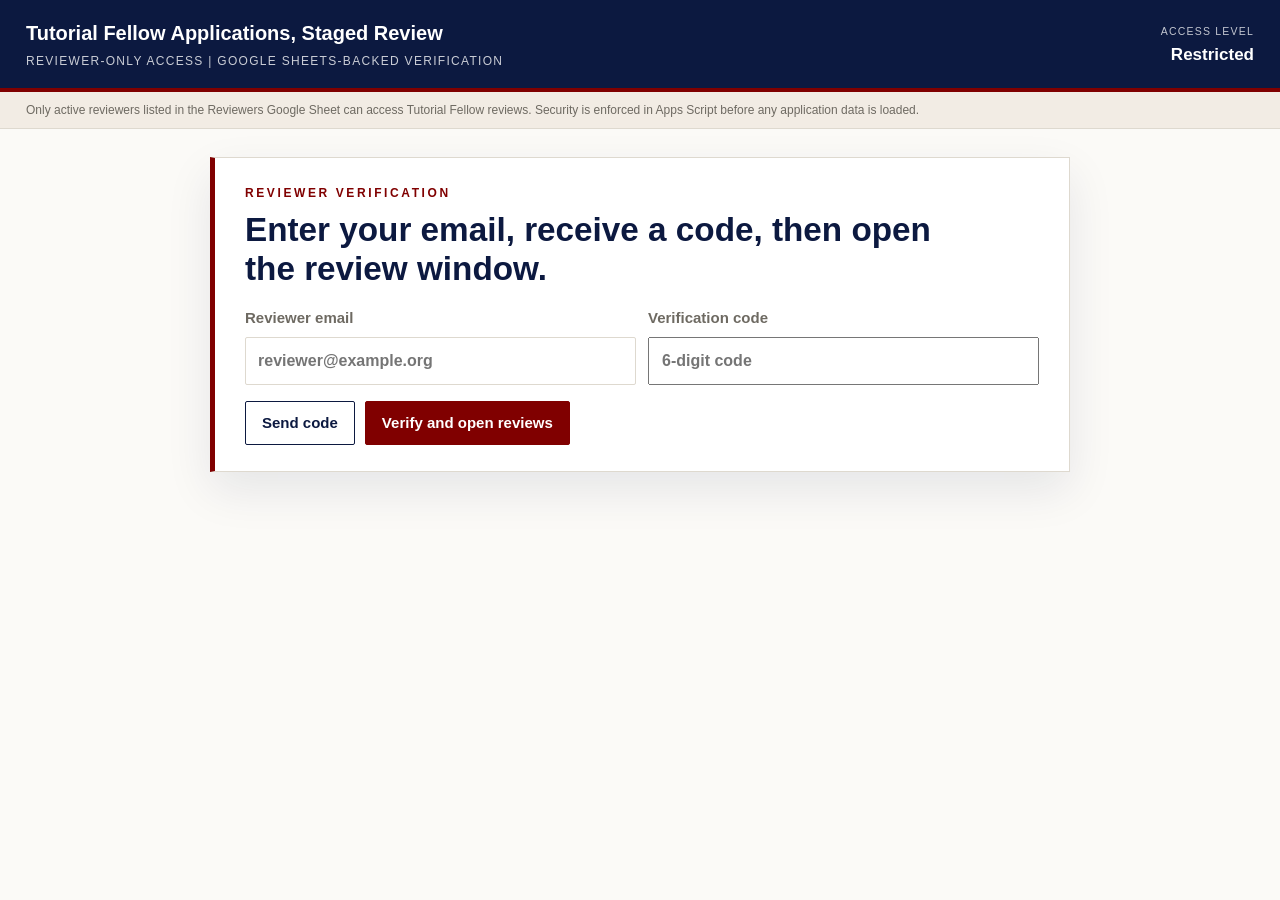
<file: tf-reviews/index(6).html>
<!doctype html>
<html lang="en">
  <head>
    <meta charset="utf-8" />
    <meta name="viewport" content="width=device-width, initial-scale=1" />
    <title>MathEpi Tutorial Fellow Review Portal</title>
    <meta name="theme-color" content="#800000" />
    <style>
      :root {
        --maroon: #800000;
        --navy: #0c1940;
        --paper: #fbfaf7;
        --line: #ded9cf;
        --ink: #1b1f2a;
        --muted: #6e6a62;
        --gold: #b08c3a;
        --ok: #2f6b4f;
        --warn: #9a5b12;
        --bad: #a33131;
      }

      * {
        box-sizing: border-box;
      }

      body {
        margin: 0;
        background: var(--paper);
        color: var(--ink);
        font-family: "Myriad Pro", "Segoe UI", Frutiger, "Helvetica Neue", Arial, sans-serif;
        font-size: 15px;
        line-height: 1.5;
      }

      [hidden] {
        display: none !important;
      }

      header.masthead {
        display: flex;
        flex-wrap: wrap;
        align-items: flex-end;
        justify-content: space-between;
        gap: 18px;
        padding: 18px 26px;
        border-bottom: 4px solid var(--maroon);
        background: var(--navy);
        color: #fff;
      }

      .masthead h1 {
        margin: 0;
        font-size: 20px;
        font-weight: 600;
      }

      .masthead .sub {
        margin-top: 4px;
        font-size: 12px;
        letter-spacing: 1.3px;
        text-transform: uppercase;
        opacity: 0.78;
      }

      .gcount {
        font-size: 12px;
        line-height: 1.7;
        text-align: right;
      }

      .gcount b {
        font-size: 17px;
      }

      .gbar {
        width: 170px;
        height: 6px;
        margin-top: 5px;
        overflow: hidden;
        border-radius: 3px;
        background: rgba(255, 255, 255, 0.22);
      }

      .gbar i {
        display: block;
        height: 100%;
        background: var(--gold);
      }

      .mocknote {
        padding: 9px 26px;
        border-bottom: 1px solid var(--line);
        background: #f2ece4;
        color: var(--muted);
        font-size: 12px;
      }

      .funnel {
        display: flex;
        overflow-x: auto;
        padding: 0 26px;
        border-bottom: 1px solid var(--line);
        background: #fff;
      }

      .stage {
        position: relative;
        min-width: 146px;
        flex: 1 1 0;
        padding: 14px 13px 12px;
        border: 0;
        border-right: 1px solid var(--line);
        border-radius: 0;
        background: #fff;
        color: inherit;
        cursor: pointer;
        text-align: left;
      }

      .stage:last-child {
        border-right: 0;
      }

      .stage:hover {
        background: #f5f2ec;
      }

      .stage.active {
        background: #f2ece4;
      }

      .stage.active::after {
        content: "";
        position: absolute;
        right: 0;
        bottom: -1px;
        left: 0;
        height: 3px;
        background: var(--maroon);
      }

      .stage .nm {
        color: var(--muted);
        font-size: 11px;
        letter-spacing: 1.1px;
        text-transform: uppercase;
      }

      .stage .ct {
        color: var(--navy);
        font-size: 28px;
        font-weight: 600;
        line-height: 1.15;
      }

      .stage .pct {
        color: var(--maroon);
        font-size: 11.5px;
        font-weight: 600;
      }

      .bar {
        height: 4px;
        margin-top: 7px;
        overflow: hidden;
        border-radius: 2px;
        background: #ede8e0;
      }

      .bar i {
        display: block;
        height: 100%;
        background: var(--maroon);
      }

      .toolbar {
        position: sticky;
        top: 0;
        z-index: 6;
        display: flex;
        flex-wrap: wrap;
        align-items: center;
        gap: 9px;
        padding: 12px 26px;
        border-bottom: 1px solid var(--line);
        background: var(--paper);
      }

      input[type="text"],
      input[type="email"],
      input[type="number"],
      textarea,
      select {
        border: 1px solid var(--line);
        border-radius: 2px;
        background: #fff;
        color: var(--ink);
        font: inherit;
      }

      input[type="text"],
      input[type="email"],
      select {
        padding: 6px 9px;
        font-size: 14px;
      }

      input[type="text"] {
        min-width: 210px;
      }

      button {
        border: 1px solid var(--navy);
        border-radius: 2px;
        background: #fff;
        color: var(--navy);
        padding: 6px 12px;
        font: inherit;
        font-size: 13px;
        cursor: pointer;
      }

      button:hover {
        background: var(--navy);
        color: #fff;
      }

      button.primary {
        border-color: var(--maroon);
        background: var(--maroon);
        color: #fff;
      }

      button.primary:hover {
        background: #600;
      }

      button:disabled {
        cursor: wait;
        opacity: 0.68;
      }

      .reviewer {
        display: flex;
        align-items: center;
        gap: 7px;
        margin-left: auto;
        color: var(--muted);
        font-size: 13px;
      }

      main {
        max-width: 1220px;
        padding: 18px 26px 70px;
      }

      .gate-card {
        max-width: 860px;
        margin: 28px auto;
        padding: 26px 30px;
        border: 1px solid var(--line);
        border-left: 5px solid var(--maroon);
        background: #fff;
        box-shadow: 0 18px 44px rgba(12, 25, 64, 0.09);
      }

      .gate-card .eyebrow {
        margin: 0 0 8px;
        color: var(--maroon);
        font-size: 12px;
        font-weight: 700;
        letter-spacing: 2.6px;
        text-transform: uppercase;
      }

      .gate-card h2 {
        max-width: 720px;
        margin: 0 0 18px;
        color: var(--navy);
        font-size: clamp(24px, 2.6vw, 34px);
        line-height: 1.18;
      }

      .gate-grid {
        display: grid;
        grid-template-columns: repeat(2, minmax(0, 1fr));
        gap: 12px;
      }

      .gate-grid label {
        display: grid;
        gap: 8px;
        color: var(--muted);
        font-weight: 600;
      }

      .gate-grid input {
        min-height: 48px;
        padding: 10px 12px;
        font-size: 16px;
        font-weight: 600;
      }

      .gate-actions {
        display: flex;
        flex-wrap: wrap;
        gap: 10px;
        margin-top: 16px;
      }

      .gate-actions button {
        min-height: 44px;
        padding: 9px 16px;
        font-size: 15px;
        font-weight: 700;
      }

      .status,
      .error,
      .success {
        width: fit-content;
        max-width: 100%;
        margin: 18px 0 0;
        padding: 11px 13px;
        border: 1px solid var(--line);
        border-left: 3px solid var(--gold);
        background: #fcfbf8;
        color: var(--navy);
        font-weight: 600;
      }

      .error {
        border-left-color: var(--bad);
        background: #f8e7e7;
        color: var(--bad);
      }

      .success {
        border-left-color: var(--ok);
        background: #e6efe9;
        color: var(--ok);
      }

      .cov {
        margin-bottom: 18px;
        padding: 14px 16px;
        border: 1px solid var(--line);
        border-top: 3px solid var(--navy);
        background: #fff;
      }

      .cov h3 {
        margin: 0 0 3px;
        color: var(--navy);
        font-size: 14px;
        letter-spacing: 0.3px;
      }

      .cov .cs {
        margin-bottom: 11px;
        color: var(--muted);
        font-size: 12.5px;
      }

      .grid {
        display: grid;
        grid-template-columns: repeat(auto-fill, minmax(126px, 1fr));
        gap: 5px;
      }

      .cell {
        padding: 6px 7px;
        border: 1px solid var(--line);
        background: #f7f5f1;
        font-size: 11px;
      }

      .cell b {
        display: block;
        font-size: 11.5px;
        letter-spacing: 0.4px;
      }

      .cell.l {
        border-color: #a8c6b4;
        background: #e6efe9;
      }

      .cell.t {
        border-color: #e0cb99;
        background: #faf2de;
      }

      .cell.n {
        border-color: #ddb3b3;
        background: #f8e7e7;
      }

      .cell span {
        color: var(--muted);
      }

      .legend {
        display: flex;
        flex-wrap: wrap;
        gap: 14px;
        margin-top: 9px;
        color: var(--muted);
        font-size: 11.5px;
      }

      .sw {
        display: inline-block;
        width: 11px;
        height: 11px;
        margin-right: 4px;
        border: 1px solid var(--line);
        vertical-align: -1px;
      }

      .row {
        display: grid;
        grid-template-columns: 56px 1fr 168px;
        gap: 14px;
        align-items: start;
        margin-bottom: 8px;
        padding: 13px 15px;
        border: 1px solid var(--line);
        border-left: 4px solid var(--line);
        background: #fff;
      }

      .row[data-s="shortlist"] {
        border-left-color: var(--gold);
      }

      .row[data-s="final"] {
        border-left-color: var(--navy);
      }

      .row[data-s="award"] {
        border-left-color: var(--ok);
      }

      .row[data-s="reject"] {
        border-left-color: var(--bad);
        opacity: 0.72;
      }

      .idtag {
        padding-top: 3px;
        color: var(--muted);
        font-size: 11px;
        letter-spacing: 0.5px;
      }

      .nm2 {
        color: var(--navy);
        font-size: 16px;
        font-weight: 600;
      }

      .ident {
        display: flex;
        gap: 0;
        max-width: 660px;
        margin-top: 6px;
        overflow: hidden;
        border: 1px solid var(--line);
        border-radius: 2px;
        background: #fcfbf8;
      }

      .ident div {
        flex: 1 1 auto;
        min-width: 0;
        padding: 5px 10px;
        border-right: 1px solid var(--line);
      }

      .ident div:last-child {
        flex: 2 1 auto;
        border-right: 0;
      }

      .ident .k,
      .dual .k {
        display: block;
        color: var(--muted);
        font-size: 9.5px;
        letter-spacing: 1.1px;
        text-transform: uppercase;
      }

      .ident .v {
        display: block;
        overflow: hidden;
        font-size: 13px;
        text-overflow: ellipsis;
        white-space: nowrap;
      }

      .ident .v.f {
        color: var(--maroon);
      }

      .ident .v.m {
        color: var(--navy);
      }

      .dual {
        display: flex;
        gap: 5px;
        margin-top: 6px;
      }

      .dual div {
        flex: 1;
        padding: 4px 7px;
        border: 1px solid var(--line);
        background: #fcfbf8;
        text-align: center;
      }

      .dual .v {
        font-size: 12.5px;
        font-weight: 600;
      }

      .v.Strong {
        color: var(--ok);
      }

      .v.Credible {
        color: var(--navy);
      }

      .v.Thin {
        color: var(--warn);
      }

      .v.Notevidenced {
        color: var(--bad);
      }

      .chips {
        display: flex;
        flex-wrap: wrap;
        gap: 5px;
        margin-top: 7px;
      }

      .chip {
        padding: 3px 8px;
        border: 1px solid var(--line);
        background: #faf8f4;
        color: var(--muted);
        font-size: 11px;
        letter-spacing: 0.4px;
      }

      .chip.good {
        border-color: #bfd8cb;
        color: var(--ok);
      }

      .chip.flag {
        border-color: #e3cda8;
        color: var(--warn);
      }

      .chip.bad {
        border-color: #e0b9b9;
        color: var(--bad);
      }

      .chip.crs {
        border-color: #b9c2d6;
        background: #f2f4f9;
        color: var(--navy);
        font-weight: 600;
      }

      .chip.crs.bf {
        border-color: var(--navy);
        background: var(--navy);
        color: #fff;
      }

      .actions {
        display: flex;
        flex-direction: column;
        gap: 6px;
        align-items: flex-end;
        text-align: right;
      }

      .rec {
        width: 100%;
        padding: 5px 9px;
        border: 1px solid;
        font-size: 12px;
        font-weight: 600;
        text-align: center;
      }

      .rec.s {
        border-color: var(--ok);
        background: var(--ok);
        color: #fff;
      }

      .rec.p {
        border-color: #a8c6b4;
        background: #eff5f1;
        color: var(--ok);
      }

      .rec.r {
        border-color: #e0cb99;
        background: #fbf5e7;
        color: var(--warn);
      }

      .rec.d {
        border-color: var(--bad);
        background: var(--bad);
        color: #fff;
      }

      .covnum {
        color: var(--muted);
        font-size: 11.5px;
      }

      .notecount {
        color: var(--maroon);
        font-size: 12px;
        font-weight: 600;
      }

      .empty {
        padding: 34px;
        color: var(--muted);
        text-align: center;
      }

      .scrim {
        position: fixed;
        inset: 0;
        z-index: 20;
        display: none;
        background: rgba(12, 25, 64, 0.42);
      }

      .scrim.open {
        display: block;
      }

      .drawer {
        position: fixed;
        top: 0;
        right: 0;
        z-index: 21;
        display: block;
        width: min(980px, 100%);
        height: 100%;
        border-left: 4px solid var(--maroon);
        background: #fff;
        overflow-y: auto;
        transform: translateX(100%);
        transition: transform 0.22s;
      }

      .drawer.open {
        transform: none;
      }

      .dhead {
        padding: 16px 20px;
        border-bottom: 1px solid var(--line);
        background: var(--navy);
        color: #fff;
      }

      .dhead h2 {
        margin: 0;
        font-size: 18px;
      }

      .dhead .dmeta {
        margin-top: 3px;
        font-size: 12.5px;
        opacity: 0.82;
      }

      .close {
        float: right;
        border: 1px solid rgba(255, 255, 255, 0.45);
        background: none;
        color: #fff;
      }

      .close:hover {
        background: #fff;
        color: var(--navy);
      }

      .tabs {
        display: flex;
        border-bottom: 1px solid var(--line);
        background: #f7f4ef;
      }

      .tabs button {
        padding: 9px 15px;
        border: 0;
        border-right: 1px solid var(--line);
        border-radius: 0;
        background: none;
        color: var(--muted);
        font-size: 13px;
      }

      .tabs button.on {
        background: #fff;
        color: var(--maroon);
        box-shadow: inset 0 -3px 0 var(--maroon);
        font-weight: 600;
      }

      .stagepick {
        display: flex;
        flex-wrap: wrap;
        gap: 5px;
        padding: 11px 20px;
        border-bottom: 1px solid var(--line);
        background: #f7f4ef;
      }

      .stagepick button.sel {
        border-color: var(--maroon);
        background: var(--maroon);
        color: #fff;
      }

      .stagepick button:disabled {
        cursor: default;
      }

      .stagepick .stage-help {
        align-self: center;
        color: var(--muted);
        font-size: 11.5px;
      }

      .dbody {
        padding: 18px 20px;
      }

      .fld {
        margin-bottom: 15px;
      }

      .fld h4,
      .narr h4,
      .gate h4 {
        margin: 0 0 3px;
        color: var(--maroon);
        font-size: 10.5px;
        letter-spacing: 1.1px;
        text-transform: uppercase;
      }

      .fld p {
        margin: 0;
        font-size: 14px;
        white-space: pre-wrap;
      }

      .narr {
        margin-bottom: 16px;
        padding: 13px 15px;
        border: 1px solid var(--line);
        border-top: 3px solid var(--gold);
        background: #fcfbf8;
      }

      .narr h5 {
        margin: 12px 0 4px;
        color: var(--navy);
        font-size: 12.5px;
      }

      .narr ul {
        margin: 0;
        padding-left: 17px;
        font-size: 13.5px;
      }

      .narr li {
        margin-bottom: 4px;
      }

      .analysis-editor {
        border-top-color: var(--maroon);
        background: #fff;
      }

      .analysis-grid {
        display: grid;
        grid-template-columns: 1fr;
        gap: 12px;
      }

      .score-detail label {
        display: grid;
        gap: 4px;
        color: var(--navy);
        font-size: 12px;
        font-weight: 600;
      }

      .analysis-section {
        border: 1px solid var(--line);
        border-left: 3px solid var(--navy);
        background: #fff;
      }

      .analysis-section .section-top {
        display: flex;
        align-items: center;
        justify-content: space-between;
        gap: 10px;
        padding: 9px 11px;
        border-bottom: 1px solid #eee9df;
        background: #fcfbf8;
      }

      .analysis-section h5 {
        margin: 0;
        color: var(--navy);
        font-size: 13px;
      }

      .analysis-section .section-top button,
      .analysis-section .section-actions button {
        padding: 4px 8px;
        border-color: var(--line);
        color: var(--navy);
        font-size: 11.5px;
        font-weight: 700;
      }

      .section-view {
        padding: 10px 12px 12px;
        color: var(--ink);
        font-size: 13.5px;
        line-height: 1.6;
      }

      .section-view h6 {
        margin: 10px 0 3px;
        color: var(--navy);
        font-size: 12.5px;
      }

      .section-view h6:first-child {
        margin-top: 0;
      }

      .section-view p {
        margin: 0 0 9px;
      }

      .section-view p:last-child {
        margin-bottom: 0;
      }

      .section-edit {
        display: none;
        width: 100%;
        min-height: 128px;
        padding: 10px 11px;
        border: 0;
        border-top: 1px solid var(--line);
        border-radius: 0;
        color: var(--ink);
        font-size: 14px;
        line-height: 1.55;
        resize: vertical;
      }

      .section-edit.tall {
        min-height: 210px;
      }

      .analysis-section.editing .section-view {
        display: none;
      }

      .analysis-section.editing .section-edit {
        display: block;
      }

      .section-actions {
        display: none;
        gap: 6px;
        padding: 8px 11px;
        border-top: 1px solid var(--line);
        background: #f7f4ef;
      }

      .analysis-section.editing .section-actions {
        display: flex;
      }

      .analysis-actions {
        display: flex;
        flex-wrap: wrap;
        gap: 8px;
        align-items: center;
        margin-top: 10px;
      }

      .score-detail {
        display: grid;
        grid-template-columns: repeat(3, minmax(0, 1fr));
        gap: 8px;
        margin: 9px 0 11px;
      }

      .score-detail input[type="number"] {
        width: 100%;
        padding: 5px 7px;
      }

      .score-summary {
        display: grid;
        grid-template-columns: repeat(3, minmax(0, 1fr));
        gap: 8px;
        margin: 10px 0 12px;
      }

      .score-card {
        padding: 10px 11px;
        border: 1px solid var(--line);
        background: #fff;
      }

      .score-card span {
        display: block;
        color: var(--muted);
        font-size: 10px;
        letter-spacing: 1px;
        text-transform: uppercase;
      }

      .score-card input,
      .score-card b {
        display: block;
        width: 100%;
        margin-top: 4px;
        color: var(--navy);
        font-size: 24px;
        font-weight: 700;
      }

      .score-card input {
        border: 0;
        border-bottom: 1px solid var(--line);
        border-radius: 0;
        padding: 0 0 3px;
      }

      .score-basis {
        margin: 10px 0;
        border: 1px solid var(--line);
        background: #fff;
      }

      .score-basis summary {
        cursor: pointer;
        padding: 9px 11px;
        color: var(--navy);
        font-weight: 700;
      }

      .score-basis .score-detail {
        margin: 0;
        padding: 0 11px 11px;
      }

      .disc {
        margin-top: 11px;
        padding-top: 8px;
        border-top: 1px solid var(--line);
        color: var(--muted);
        font-size: 11.5px;
      }

      .rbars {
        display: grid;
        grid-template-columns: 150px 1fr 34px;
        gap: 7px;
        align-items: center;
        margin-bottom: 5px;
        font-size: 12.5px;
      }

      .rbars .t {
        height: 7px;
        overflow: hidden;
        border-radius: 3px;
        background: #ede8e0;
      }

      .rbars .t i {
        display: block;
        height: 100%;
        background: var(--navy);
      }

      .best,
      .inst,
      .gate,
      .ovr {
        margin: 12px 0;
        padding: 11px 13px;
        border: 1px solid var(--line);
        border-left: 3px solid var(--navy);
        background: #f7f9fc;
      }

      .best {
        border-left-color: var(--maroon);
        background: #fbf7f4;
      }

      .ovr {
        border-left-color: var(--gold);
        background: #fcfaf5;
      }

      .inst .b,
      .best .b,
      .ovr .b {
        color: var(--navy);
        font-size: 12.5px;
        font-weight: 600;
      }

      .unit {
        padding: 4px 0;
        border-bottom: 1px solid #e7ebf2;
        font-size: 12.5px;
      }

      .unit b {
        color: var(--navy);
      }

      .unit span {
        color: var(--muted);
        font-size: 11.5px;
      }

      .crow {
        display: grid;
        grid-template-columns: 56px 1fr 120px;
        gap: 9px;
        align-items: start;
        padding: 7px 8px;
        border-bottom: 1px solid #efebe4;
        font-size: 13px;
      }

      .crow code {
        color: var(--muted);
        font-size: 11.5px;
      }

      .crow .lv {
        padding-top: 2px;
        border: 0;
        color: var(--muted);
        font-size: 11px;
        font-weight: 600;
        letter-spacing: 0.4px;
        text-align: right;
        text-transform: uppercase;
      }

      .ev {
        display: block;
        color: var(--muted);
        font-size: 11.5px;
      }

      .ovr .r {
        display: grid;
        grid-template-columns: 150px 78px 1fr;
        gap: 8px;
        align-items: center;
        margin-bottom: 6px;
        font-size: 12.5px;
      }

      .ovr input[type="number"] {
        width: 72px;
        padding: 4px 6px;
      }

      .ovr input[type="text"] {
        width: 100%;
        padding: 5px 7px;
        font-size: 13px;
      }

      .was {
        color: var(--muted);
        font-size: 11.5px;
      }

      .notes {
        max-height: none;
        overflow: visible;
        padding: 13px 20px;
        border-top: 1px solid var(--line);
        background: #fbfaf7;
      }

      .notes-title {
        margin-bottom: 8px;
        color: var(--maroon);
        font-size: 10.5px;
        font-weight: 700;
        letter-spacing: 1.1px;
        text-transform: uppercase;
      }

      .note {
        margin-bottom: 8px;
        padding: 7px 10px;
        border: 1px solid var(--line);
        border-left: 3px solid var(--gold);
        background: #fff;
      }

      .manager-stage {
        margin-bottom: 12px;
        padding: 10px 11px;
        border: 1px solid var(--line);
        border-left: 3px solid var(--maroon);
        background: #fff;
      }

      .manager-stage .rowline,
      .note-controls {
        display: grid;
        grid-template-columns: repeat(2, minmax(0, 1fr));
        gap: 8px;
        align-items: end;
      }

      .manager-stage label,
      .note-controls label {
        display: grid;
        gap: 4px;
        color: var(--navy);
        font-size: 11.5px;
        font-weight: 700;
      }

      .panel-grid {
        display: grid;
        grid-template-columns: repeat(3, minmax(0, 1fr));
        gap: 8px;
        margin-bottom: 10px;
      }

      .panel-card {
        min-height: 132px;
        padding: 9px 10px;
        border: 1px solid var(--line);
        border-left: 3px solid var(--navy);
        background: #fff;
      }

      .panel-card.pending {
        border-left-color: var(--line);
        color: var(--muted);
      }

      .panel-card .panel-top {
        display: flex;
        justify-content: space-between;
        gap: 8px;
      }

      .panel-card .name {
        color: var(--navy);
        font-size: 13px;
        font-weight: 700;
      }

      .panel-card .role {
        color: var(--muted);
        font-size: 10.5px;
        letter-spacing: 0.7px;
        text-transform: uppercase;
      }

      .panel-card .verdict {
        margin: 8px 0 5px;
        color: var(--maroon);
        font-size: 12.5px;
        font-weight: 700;
      }

      .panel-card .stage-rec,
      .panel-card .when {
        color: var(--muted);
        font-size: 11.5px;
      }

      .panel-card .comment {
        margin-top: 8px;
        color: var(--ink);
        font-size: 12.5px;
        line-height: 1.45;
        white-space: pre-wrap;
      }

      .note .who {
        color: var(--navy);
        font-size: 12px;
        font-weight: 600;
      }

      .note .when {
        margin-left: 6px;
        color: var(--muted);
        font-size: 11px;
        font-weight: 400;
      }

      .note .txt,
      .note textarea {
        width: 100%;
        min-height: 48px;
        margin-top: 4px;
        padding: 6px;
        border: 1px solid var(--line);
        font: inherit;
        font-size: 13.5px;
        resize: vertical;
        white-space: pre-wrap;
      }

      .note .act {
        float: right;
      }

      .note .act button {
        margin-left: 4px;
        padding: 2px 7px;
        border-color: var(--line);
        color: var(--muted);
        font-size: 11px;
      }

      .noteform {
        display: grid;
        gap: 8px;
        padding: 11px 20px;
        border-top: 1px solid var(--line);
        background: #fff;
      }

      .noteform textarea {
        min-height: 50px;
        width: 100%;
        padding: 7px;
        font: inherit;
        font-size: 14px;
        resize: vertical;
      }

      .noteform .note-actions {
        display: flex;
        flex-wrap: wrap;
        gap: 8px;
        align-items: center;
      }

      @media (max-width: 700px) {
        header.masthead,
        .toolbar,
        main {
          padding-inline: 14px;
        }

        .gate-card {
          margin: 20px 14px;
          padding: 24px;
        }

        .gate-grid,
        .row,
        .crow,
        .analysis-grid,
        .panel-grid,
        .manager-stage .rowline,
        .note-controls,
        .score-summary,
        .score-detail,
        .ovr .r,
        .rbars {
          grid-template-columns: 1fr;
        }

        .actions {
          flex-direction: row;
          align-items: center;
          text-align: left;
        }

        .ident,
        .dual,
        .noteform {
          flex-wrap: wrap;
        }

        .reviewer {
          margin-left: 0;
        }
      }
    </style>
  </head>
  <body>
    <section id="loginScreen">
      <header class="masthead">
        <div>
          <h1>Tutorial Fellow Applications, Staged Review</h1>
          <div class="sub">Reviewer-only access | Google Sheets-backed verification</div>
        </div>
        <div class="gcount"><div style="font-size:10.5px;letter-spacing:1.2px;text-transform:uppercase;opacity:.75">Access level</div><b>Restricted</b></div>
      </header>
      <div class="mocknote">Only active reviewers listed in the Reviewers Google Sheet can access Tutorial Fellow reviews. Security is enforced in Apps Script before any application data is loaded.</div>
      <section class="gate-card">
        <p class="eyebrow">Reviewer verification</p>
        <h2>Enter your email, receive a code, then open the review window.</h2>
        <div class="gate-grid">
          <label>
            Reviewer email
            <input id="reviewerEmail" type="email" placeholder="reviewer@example.org" autocomplete="email" />
          </label>
          <label>
            Verification code
            <input id="reviewerCode" inputmode="numeric" maxlength="6" placeholder="6-digit code" autocomplete="one-time-code" />
          </label>
        </div>
        <div class="gate-actions">
          <button id="sendCodeButton" type="button">Send code</button>
          <button id="verifyButton" class="primary" type="button">Verify and open reviews</button>
        </div>
        <div id="messageArea"></div>
      </section>
    </section>

    <section id="reviewScreen" hidden>
      <header class="masthead">
        <div>
          <h1>Tutorial Fellow Applications, Staged Review</h1>
          <div class="sub">MathEpi Cooperative Master's Programme | AIMS RIC and KEMRI | Ref MathEpi-TF-2026-001</div>
        </div>
        <div class="gcount" id="gcount"></div>
      </header>

      <div class="mocknote">Reviewer assessment workspace. The panel decides; this page helps reviewers trace evidence, edit scores, and record comments. Coverage can still reflect how much the applicant wrote, so reviewers should adjust every score against the application text.</div>
      <div class="funnel" id="funnel"></div>

      <div class="toolbar">
        <input type="text" id="q" placeholder="Search name, country, PhD field, institution" />
        <select id="sortby">
          <option value="weighted">Sort: weighted 70:30 score</option>
          <option value="rec">Sort: recommendation</option>
          <option value="cov">Sort: curriculum coverage</option>
          <option value="res">Sort: research strength</option>
          <option value="name">Sort: name</option>
          <option value="notes">Sort: most discussed</option>
        </select>
        <select id="crs"><option value="">Filter: any course</option></select>
        <button id="exportBtn" type="button">Export review JSON</button>
        <button id="refreshButton" type="button">Refresh from Sheets</button>
        <button id="signOutButton" type="button">Clear session</button>
        <div class="reviewer">Reviewing as <b id="reviewerName">Reviewer</b></div>
      </div>

      <main>
        <div id="reviewMessageArea"></div>
        <div class="cov" id="cov"></div>
        <div id="list"></div>
      </main>

      <div class="scrim" id="scrim"></div>
      <aside class="drawer" id="drawer">
        <div class="dhead">
          <button class="close" id="closeBtn" type="button">Close</button>
          <h2 id="dName"></h2>
          <div class="dmeta" id="dMeta"></div>
        </div>
        <div class="tabs">
          <button data-t="eval" class="on" type="button">Evaluation</button>
          <button data-t="app" type="button">Application</button>
        </div>
        <div class="stagepick" id="stagepick"></div>
        <div class="dbody" id="dBody"></div>
        <div class="notes" id="dNotes"></div>
        <div class="noteform">
          <div class="note-controls">
            <label>
              Your verdict
              <select id="panelVerdict"></select>
            </label>
            <label>
              Your stage recommendation
              <select id="panelStageRec"></select>
            </label>
          </div>
          <textarea id="noteTxt" placeholder="Write your panel comment. It will be tagged with your reviewer name and visible to the other reviewers."></textarea>
          <div class="note-actions">
            <button class="primary" id="addNote" type="button">Save panel comment</button>
            <button id="cancelNoteEdit" type="button">Cancel edit</button>
          </div>
        </div>
      </aside>
    </section>

    <script>
      (function () {
        var APPS_SCRIPT_URL = "https://script.google.com/macros/s/AKfycbyrBseE_6REWP5D4zySf-Z6j_x9nUofWvT426M_HG5FoPllMDOZEcEa-f_Of4zryTQ9/exec";
        var SESSION_KEY = "mathepi-standalone-review-session";
        var session = null;
        var state = {
          applications: [],
          scores: [],
          analyses: [],
          notes: [],
          stages: [],
          assignments: [],
          reviewers: [],
          stage: "all",
          sort: "weighted",
          query: "",
          course: "",
          openId: "",
          tab: "eval",
          editingNoteId: ""
        };

        var STAGES = [
          { id: "all", label: "All applicants", target: 100, rank: 0 },
          { id: "screened", label: "Screened", target: 85, rank: 1 },
          { id: "shortlist", label: "Shortlist", target: 70, rank: 2 },
          { id: "finalists", label: "Finalists", target: 30, rank: 3 },
          { id: "decision", label: "Decision", target: 10, rank: 4 }
        ];

        var REVIEW_VERDICTS = [
          "Strongly support",
          "Support",
          "Maybe / discuss",
          "Do not support"
        ];

        var STAGE_RECOMMENDATIONS = [
          "Keep current stage",
          "Screened",
          "Shortlist",
          "Finalists",
          "Decision",
          "Do not progress"
        ];

        var COURSES = [
          ["MES01", "Mathematical Problem Solving", "problem solving proof logic quantitative reasoning"],
          ["MES02", "Differential Equations and Modelling", "differential equations dynamical systems modelling ode pde"],
          ["MES03", "Physical Problem Solving", "physical systems mechanics physics modelling"],
          ["MES04", "Introduction to Probability and Statistics", "probability statistics inference distributions uncertainty"],
          ["MES05", "Introduction to R and Python", "R Python programming data wrangling computing"],
          ["MES06", "Scientific Computing and LaTeX", "scientific computing latex reproducible reports numerical"],
          ["MEC01", "Introduction to Epidemiology", "epidemiology incidence prevalence public health disease"],
          ["MEC02", "Epidemiology for Disease Modelling", "infectious disease epidemic models surveillance transmission"],
          ["MEC03", "Introduction to Mathematical Modelling", "mathematical modelling systems assumptions simulation"],
          ["MEC04", "Developing Models in Public Health", "public health modelling policy interventions model building"],
          ["MEC05", "Model Fitting and Validation", "model fitting validation calibration likelihood inference"],
          ["MEC06", "Numerical Methods", "numerical methods computation algorithms simulation"],
          ["MEC07", "Introduction to Data Analysis", "data analysis visualization regression statistics"],
          ["MEC08", "Advanced Data Analysis", "advanced data analysis modelling statistical learning"],
          ["MEC09", "Professional and Entrepreneurship Development", "communication entrepreneurship professional development leadership"],
          ["MEC10", "Advanced Data Science for Epidemiology", "data science machine learning predictive modelling epidemiology"],
          ["MEE01", "Survival Analysis", "survival analysis time event hazard censoring"],
          ["MEE02", "Time Series Analysis", "time series forecasting temporal sequential data"],
          ["MEE03", "Bayesian Statistics", "bayesian statistics mcmc prior posterior inference"],
          ["MEE04", "Stochastic Models", "stochastic models random processes markov uncertainty"]
        ].map(function (row) {
          return { code: row[0], title: row[1], text: row.join(" ") };
        });

        function $(id) {
          return document.getElementById(id);
        }

        function esc(value) {
          return String(value == null ? "" : value).replace(/[&<>"']/g, function (char) {
            return { "&": "&amp;", "<": "&lt;", ">": "&gt;", '"': "&quot;", "'": "&#39;" }[char];
          });
        }

        function safeId(value) {
          return String(value || "").replace(/[^a-zA-Z0-9_-]/g, "_");
        }

        function jsString(value) {
          return JSON.stringify(String(value == null ? "" : value));
        }

        function textOf(value) {
          if (!value) return "";
          if (typeof value === "string" || typeof value === "number") return String(value);
          if (Array.isArray(value)) return value.map(textOf).join(" ");
          if (typeof value === "object") return Object.keys(value).map(function (key) { return textOf(value[key]); }).join(" ");
          return "";
        }

        function parseJson(value, fallback) {
          try {
            return value ? JSON.parse(value) : fallback;
          } catch (error) {
            return fallback;
          }
        }

        function showMessage(targetId, type, text) {
          $(targetId).innerHTML = text ? '<p class="' + type + '">' + esc(text) + "</p>" : "";
        }

        function setBusy(action, busy) {
          $("sendCodeButton").disabled = busy;
          $("verifyButton").disabled = busy;
          $("refreshButton").disabled = busy;
          $("sendCodeButton").textContent = action === "send" && busy ? "Sending code..." : "Send code";
          $("verifyButton").textContent = action === "verify" && busy ? "Checking access..." : "Verify and open reviews";
          $("refreshButton").textContent = action === "load" && busy ? "Loading..." : "Refresh from Sheets";
        }

        function jsonp(action, payload, timeoutMs) {
          return new Promise(function (resolve, reject) {
            var callbackName = "mathepiReview_" + Date.now() + "_" + Math.random().toString(36).slice(2);
            var script = document.createElement("script");
            var done = false;
            var timer = setTimeout(function () {
              finish();
              reject(new Error("Google Apps Script is taking too long to respond. Please try again."));
            }, timeoutMs || 30000);

            function finish() {
              if (done) return;
              done = true;
              clearTimeout(timer);
              try {
                delete window[callbackName];
              } catch (error) {
                window[callbackName] = undefined;
              }
              if (script.parentNode) script.parentNode.removeChild(script);
            }

            window[callbackName] = function (result) {
              finish();
              if (result && result.ok === false) reject(new Error(result.error || "Apps Script request failed."));
              else resolve(result || {});
            };

            script.onerror = function () {
              finish();
              reject(new Error("Could not reach Apps Script. Check the Web App deployment."));
            };

            script.src =
              APPS_SCRIPT_URL +
              "?" +
              [
                "action=" + encodeURIComponent(action),
                "payload=" + encodeURIComponent(JSON.stringify(payload || {})),
                "callback=" + encodeURIComponent(callbackName),
                "_=" + Date.now()
              ].join("&");
            document.head.appendChild(script);
          });
        }

        function reviewPayload(extra) {
          var payload = {
            email: session && session.email || "",
            reviewerEmail: session && session.email || "",
            sessionToken: session && session.sessionToken || ""
          };
          extra = extra || {};
          Object.keys(extra).forEach(function (key) {
            payload[key] = extra[key];
          });
          return payload;
        }

        function loginReviewerEmail() {
          return $("reviewerEmail").value.trim().toLowerCase();
        }

        function reviewerCode() {
          return $("reviewerCode").value.trim();
        }

        function requestCode() {
          var email = loginReviewerEmail();
          if (!email) {
            showMessage("messageArea", "error", "Enter reviewer email first.");
            return;
          }
          setBusy("send", true);
          showMessage("messageArea", "status", "Sending verification code through Google...");
          jsonp("requestReviewerOtp", { email: email }, 30000)
            .then(function () {
              showMessage("messageArea", "success", "Verification code sent. Check your inbox, spam, Promotions, and Updates folders.");
              setBusy("", false);
            })
            .catch(function (error) {
              showMessage("messageArea", "error", error.message || "Reviewer code could not be sent.");
              setBusy("", false);
            });
        }

        function verifyCode() {
          var email = loginReviewerEmail();
          var code = reviewerCode();
          if (!email || !code) {
            showMessage("messageArea", "error", "Enter reviewer email and the 6-digit verification code.");
            return;
          }
          setBusy("verify", true);
          showMessage("messageArea", "status", "Verifying reviewer access...");
          jsonp("verifyReviewerOtp", { email: email, code: code }, 30000)
            .then(function (result) {
              session = {
                email: result.email || email,
                sessionToken: result.sessionToken,
                reviewer: result.reviewer || { email: email },
                expiresAt: Date.now() + Number(result.expiresInSeconds || 21600) * 1000
              };
              try {
                window.sessionStorage.setItem(SESSION_KEY, JSON.stringify(session));
              } catch (error) {}
              openReviewWindow();
              loadApplications();
            })
            .catch(function (error) {
              showMessage("messageArea", "error", error.message || "Reviewer verification failed.");
              setBusy("", false);
            });
        }

        function openReviewWindow() {
          $("loginScreen").hidden = true;
          $("reviewScreen").hidden = false;
          $("reviewerName").textContent = reviewerName();
          setBusy("", false);
          render();
        }

        function reviewerName() {
          var reviewer = session && session.reviewer ? session.reviewer : {};
          return reviewer.name || reviewer.email || (session && session.email) || "Reviewer";
        }

        function reviewerEmail() {
          var typed = $("reviewerEmail") && $("reviewerEmail").value ? $("reviewerEmail").value.trim().toLowerCase() : "";
          if (typed) return typed;
          var reviewer = session && session.reviewer ? session.reviewer : {};
          return String(reviewer.email || (session && session.email) || "").toLowerCase();
        }

        function isReviewManager() {
          var reviewer = session && session.reviewer ? session.reviewer : {};
          var role = String(reviewer.role || "").toLowerCase();
          var identity = [reviewer.name, reviewer.email, session && session.email].filter(Boolean).join(" ").toLowerCase();
          return role === "academic manager" ||
            role === "review manager" ||
            role === "manager" ||
            role === "admin" ||
            role === "super admin" ||
            role === "chair" ||
            identity.indexOf("cecil") >= 0;
        }

        function optionsHtml(options, selected) {
          return options.map(function (option) {
            return '<option value="' + esc(option) + '" ' + (String(selected || "") === option ? "selected" : "") + '>' + esc(option) + "</option>";
          }).join("");
        }

        function loadApplications() {
          if (!session || !session.sessionToken) {
            showMessage("reviewMessageArea", "error", "Reviewer session missing. Please verify again.");
            return;
          }
          setBusy("load", true);
          showMessage("reviewMessageArea", "status", "Loading applications from Google Sheets...");
          jsonp("listReviewApplicants", reviewPayload(), 45000)
            .then(function (result) {
              state.applications = (result.applications || []).map(normalizeApplication);
              state.scores = result.scores || [];
              state.analyses = result.analyses || [];
              state.notes = result.notes || [];
              state.stages = result.stages || [];
              state.assignments = result.assignments || [];
              state.reviewers = result.reviewers || [];
              if (!state.openId && state.applications[0]) state.openId = state.applications[0].applicationId;
              showMessage("reviewMessageArea", "success", "Loaded " + state.applications.length + " applications.");
              setBusy("", false);
              render();
            })
            .catch(function (error) {
              showMessage("reviewMessageArea", "error", error.message || "Could not load applications from Google Sheets.");
              setBusy("", false);
            });
        }

        function normalizeApplication(app, index) {
          app = app || {};
          var id = app.applicationId || app.application_id || app.id || app.ref || ("TF" + String(index + 1).padStart(3, "0"));
          var references = app.references || app.refs || parseJson(app.references_json, []);
          if (!Array.isArray(references)) references = [];
          return {
            original: app,
            applicationId: String(id),
            displayId: shortApplicationCode(app, index),
            applicant: app.applicant || app.fullName || app.full_name || app.name || "Unnamed applicant",
            title: app.title || "",
            gender: app.gender || "",
            email: app.email || app.applicantEmail || "",
            phone: app.phone || app.phoneNumber || "",
            nationality: app.nationality || "",
            country: app.country || app.countryOfResidence || app.residenceCountry || "",
            affiliation: app.affiliation || app.currentAffiliation || "",
            designation: app.designation || app.currentDesignation || "",
            phdInstitution: app.phdInstitution || app.phd_institution || "",
            phdField: app.phdField || app.phd_field || app.field || "",
            phdCompletion: app.phdCompletion || app.phd_completion || app.phdCompletionDate || "",
            thesisTitleExplainer: app.thesisTitleExplainer || app.thesis || app.thesisTitle || "",
            researchArea: app.researchArea || "",
            quantitativeBackground: app.quantitativeBackground || "",
            appliedTrackRecord: app.appliedTrackRecord || "",
            teachingExperience: app.teachingExperience || "",
            tutoringExperience: app.tutoringExperience || "",
            mentoringExperience: app.mentoringExperience || "",
            researchExperience: app.researchExperience || "",
            teachingSupport: app.teachingSupport || app.handsOnSupport || "",
            researchPlan: app.researchPlan || "",
            careerGrowth: app.careerGrowth || "",
            availability: app.availability || "",
            residenceReady: app.residenceReady || "",
            teachingGapReady: app.teachingGapReady || "",
            englishCommunication: app.englishCommunication || "",
            aimsAlumni: app.aimsAlumni || "",
            aimsCentre: app.aimsCentre || "",
            aimsProgrammeYear: app.aimsProgrammeYear || "",
            passport: app.passport || app.passportFile || "",
            phdCertificate: app.phdCertificate || app.certificate || "",
            submittedAt: app.submittedAt || app.submitted_at || "",
            references: references,
            fullApplication: app.fullApplication || app
          };
        }

        function shortApplicationCode(app, index) {
          var existing = app.applicant_code || app.applicantCode || app.short_code || app.shortCode;
          if (existing) return String(existing);
          var yearText = String(app.submittedAt || app.submitted_at || "2026");
          var year = (yearText.match(/\b(20\d{2})\b/) || ["2026", "2026"])[1].slice(-2);
          return "TF-" + String(index + 1).padStart(2, "0") + "-" + year;
        }

        function tokenSet(text) {
          var stop = {
            with: true, that: true, this: true, from: true, have: true, will: true, been: true,
            their: true, there: true, they: true, them: true, into: true, using: true, used: true,
            also: true, such: true, more: true, than: true, course: true, students: true, research: true,
            teaching: true, public: true, health: true, mathematical: true, mathematics: true
          };
          var words = String(text || "").toLowerCase().replace(/[^a-z0-9\s]/g, " ").split(/\s+/);
          var out = {};
          words.forEach(function (word) {
            if (word.length >= 4 && !stop[word]) out[word] = true;
          });
          return out;
        }

        function allText(app) {
          return [
            app.phdField,
            app.thesisTitleExplainer,
            app.researchArea,
            app.quantitativeBackground,
            app.appliedTrackRecord,
            app.teachingExperience,
            app.tutoringExperience,
            app.mentoringExperience,
            app.researchExperience,
            app.teachingSupport,
            app.researchPlan,
            app.careerGrowth,
            textOf(app.fullApplication)
          ].join(" ");
        }

        
        function cleanEvidence(value) {
          return String(value == null ? "" : value).replace(/\s+/g, " ").trim();
        }

        function evidenceLength(value) {
          return cleanEvidence(value).split(/\s+/).filter(Boolean).length;
        }

        function countMatches(value, patterns) {
          return patterns.filter(function (pattern) { return pattern.test(String(value || "")); }).length;
        }

        function evidenceLevel(value) {
          var text = cleanEvidence(value);
          if (!text) return 0;
          var detail = countMatches(text, [
            /\d+/,
            /(student|cohort|participant|class|group|research assistant|intern)/i,
            /(week|month|year|semester|hour|daily|weekly)/i,
            /(university|institute|centre|college|school|kemri|aims|hospital|ministry)/i,
            /(R|Python|Sage|Matlab|Stata|SPSS|LaTeX|Quarto|SQL|Julia)/,
            /(MSc|PhD|undergraduate|postgraduate|junior|senior)/i,
            /(mark|assess|feedback|grade|rubric|supervis|mentor|facilitat|lectur|tutor)/i
          ]);
          var words = evidenceLength(text);
          if (words >= 120 && detail >= 5) return 4;
          if (words >= 70 && detail >= 3) return 3;
          if (words >= 35 && detail >= 2) return 2;
          return 1;
        }

        function actualBackground(app) {
          var parts = [];
          if (cleanEvidence(app.phdField)) parts.push("PhD field: " + cleanEvidence(app.phdField));
          if (cleanEvidence(app.thesisTitleExplainer)) parts.push("Doctoral work: " + cleanEvidence(app.thesisTitleExplainer));
          if (cleanEvidence(app.researchArea)) parts.push("Research area: " + cleanEvidence(app.researchArea));
          if (cleanEvidence(app.quantitativeBackground)) parts.push("Quantitative preparation: " + cleanEvidence(app.quantitativeBackground));
          if (cleanEvidence(app.appliedTrackRecord)) parts.push("Applied record: " + cleanEvidence(app.appliedTrackRecord));
          return parts.length ? parts.join("\n") : "The form does not provide enough detail to describe the applicant's disciplinary background reliably.";
        }

        function courseJudgement(a) {
          var immediate = a.components.filter(function (item) {
            return item.verdict === "lecture" && item.confidence === "high";
          }).slice(0, 4);
          var orientation = a.components.filter(function (item) {
            return item.verdict === "tutor" || (item.verdict === "lecture" && item.confidence !== "high");
          }).slice(0, 5);
          var unsupported = a.components.filter(function (item) {
            return item.verdict === "gap";
          }).slice(0, 5);
          function names(rows) {
            return rows.length ? rows.map(function (item) { return item.code + " " + item.title; }).join("; ") : "none established from the form";
          }
          return {
            immediate: names(immediate),
            orientation: names(orientation),
            unsupported: names(unsupported)
          };
        }

        function criterion(label, source, checks) {
          var text = cleanEvidence(source);
          if (!text) return { label: label, score: 0, matched: [], judgement: "Not evidenced in the application." };
          var matched = checks.filter(function (check) { return check.pattern.test(text); }).map(function (check) { return check.label; });
          var detail = evidenceLevel(text);
          var score = Math.min(85, Math.round((matched.length / Math.max(1, checks.length)) * 58 + detail * 7));
          var judgement = score >= 70 ? "Well supported by the response."
            : score >= 50 ? "Plausible, with some concrete support."
            : score >= 30 ? "Partly supported but requires clarification."
            : "Claimed or implied, but not adequately evidenced.";
          return { label: label, score: score, matched: matched, judgement: judgement };
        }

        function evidenceGapQuestions(app, a) {
          var questions = [];
          var teaching = cleanEvidence(app.teachingExperience + " " + app.tutoringExperience + " " + app.mentoringExperience);
          if (evidenceLevel(teaching) < 3) {
            questions.push("Describe one specific course or cohort you taught or supported, including your role, class level, duration, and how you assessed or gave feedback to learners.");
          }
          if (!/(mark|assess|feedback|grade|rubric)/i.test(teaching)) {
            questions.push("Give one concrete example of marking or feedback you provided and explain how it changed a learner's work.");
          }
          if (!/(R|Python|Matlab|Stata|SPSS|Julia|Sage|LaTeX|Quarto|coding|programming)/i.test(teaching + " " + app.quantitativeBackground)) {
            questions.push("Which computational tools can you support confidently in a live practical session, and what task have you completed with each?");
          }
          var fit = courseJudgement(a);
          questions.push("The current evidence maps most strongly to " + (a.bestFit ? a.bestFit.code + " " + a.bestFit.title : "no single course") + ". What 90-minute tutorial would you deliver first, and what would students produce by the end?");
          if (a.researchScore < 60) {
            questions.push("State the research question, named dataset or data-access route, principal method, and one publication-ready output achievable within the protected 30 per cent research time.");
          }
          if (!/(kemri|kenya|nairobi)/i.test(allText(app))) {
            questions.push("Which KEMRI centre, programme, dataset, or investigator would provide the most credible home for the proposed work, and why?");
          }
          if (fit.unsupported !== "none established from the form") {
            questions.push("Which of these presently unsupported areas could you cover after orientation, and what preparation would be required: " + fit.unsupported + "?");
          }
          return questions.slice(0, 6);
        }

        function teachingScoreCap(teachingText, delivery, depth, breadth) {
          var text = cleanEvidence(teachingText);
          if (!text) return 45;
          if (delivery.score < 35) return 55;
          if (delivery.score < 55 || breadth < 3) return 65;
          if (delivery.score < 70 || breadth < 5) return 75;
          return 85;
        }

        function assess(app) {
          var teachingText = [app.teachingExperience, app.tutoringExperience, app.mentoringExperience, app.teachingSupport].join(" ");
          var researchText = [app.phdField, app.thesisTitleExplainer, app.researchArea, app.quantitativeBackground, app.appliedTrackRecord, app.researchExperience, app.researchPlan, app.careerGrowth].join(" ");
          var delivery = deliveryEvidence(teachingText);
          var appTokens = tokenSet(teachingText + " " + researchText);
          var components = COURSES.map(function (course) {
            var terms = Object.keys(tokenSet(course.text)).filter(function (term) { return appTokens[term]; }).slice(0, 8);
            var direct = terms.length;
            var score = Math.min(85, Math.round(direct * 10 + Math.min(25, evidenceLevel(teachingText) * 6)));
            var verdict = score >= 62 && delivery.score >= 55 ? "lecture" : score >= 35 ? "tutor" : "gap";
            return {
              code: course.code,
              title: course.title,
              terms: terms,
              score: score,
              verdict: verdict,
              label: verdict === "lecture" ? "Immediate contribution" : verdict === "tutor" ? "Contribution after orientation" : "Insufficient evidence",
              confidence: score >= 70 ? "high" : score >= 42 ? "medium" : "low"
            };
          }).sort(function (a, b) { return b.score - a.score; });
          var depth = components[0] ? components[0].score : 0;
          var breadth = components.filter(function (item) { return item.score >= 35; }).length;
          var teachingRaw = Math.round(depth * 0.4 + delivery.score * 0.35 + Math.min(85, breadth * 9) * 0.25);
          var teachingScore = Math.min(85, teachingScoreCap(teachingText, delivery, depth, breadth), teachingRaw);
          var research = researchScore(app, researchText);
          var weighted = Math.min(85, Math.round(teachingScore * 0.7 + research.score * 0.3));
          var eligibility = eligibilityGate(app);
          return {
            delivery: delivery,
            components: components,
            teachingScore: teachingScore,
            researchScore: research.score,
            weightedScore: weighted,
            researchDimensions: research.dimensions,
            institutionalFit: research.institutionalFit,
            eligibility: eligibility,
            bestFit: components[0],
            wordCount: Object.keys(tokenSet(allText(app))).length
          };
        }

        function deliveryEvidence(text) {
          var value = cleanEvidence(text);
          if (!value || !/(teach|tutor|mentor|supervis|train|facilitat|session|mark|assess|workshop|practical|laboratory|hands-on)/i.test(value)) {
            return {
              score: 0,
              label: "No direct delivery evidence",
              explanation: "The response does not establish a teaching, tutoring, mentoring, supervision, marking, training, or practical-session role."
            };
          }
          var level = evidenceLevel(value);
          var score = [0, 35, 55, 70, 85][level];
          var labels = ["No evidence", "Role mentioned", "Some concrete detail", "Credible delivery evidence", "Strongly documented delivery evidence"];
          return {
            score: score,
            label: labels[level],
            explanation: level >= 3
              ? "The response identifies a delivery role and supplies concrete contextual detail."
              : "The role is plausible, but the form does not yet establish its scale, level, duration, assessment responsibility, or learner outcomes."
          };
        }

        function researchScore(app, text) {
          var plan = cleanEvidence(app.researchPlan);
          var experience = cleanEvidence([app.researchExperience, app.appliedTrackRecord, app.thesisTitleExplainer, app.researchArea].join(" "));
          var quantitative = cleanEvidence(app.quantitativeBackground);
          var fitText = cleanEvidence([plan, experience, app.country, app.nationality].join(" "));
          var dimensions = [
            criterion("Research question and contribution", plan, [
              { label: "defined problem or question", pattern: /(question|problem|aim|objective|investigat|estimate|assess|evaluate|determin|develop)/i },
              { label: "intended contribution or output", pattern: /(output|paper|publication|framework|tool|model|evidence|estimate|policy|decision)/i }
            ]),
            criterion("Methodological specification", plan + " " + quantitative, [
              { label: "named quantitative method", pattern: /(regression|bayesian|survival|time series|mathematical model|differential equation|simulation|machine learning|causal|spatial|stochastic|inference)/i },
              { label: "analysis or validation approach", pattern: /(analysis|validate|calibrat|sensitivity|uncertainty|comparison|evaluation|cross-validation)/i }
            ]),
            criterion("Data and feasibility at 30 per cent", plan, [
              { label: "data source or access route", pattern: /(dataset|data source|secondary data|routine data|surveillance data|registry|cohort|records|database|existing data|kemri data)/i },
              { label: "bounded and feasible workplan", pattern: /(existing|secondary|retrospective|reanalysis|available|within|month|term|feasible|pilot)/i }
            ]),
            criterion("Relevant research track record", experience, [
              { label: "completed research output", pattern: /(publication|paper|article|preprint|conference|thesis|report|software|dataset|grant)/i },
              { label: "personal analytical role", pattern: /(led|developed|analysed|analyzed|implemented|designed|authored|co-authored|supervised)/i }
            ]),
            criterion("Independence and ownership", plan + " " + experience, [
              { label: "clear personal role", pattern: /(I propose|I will|I developed|I led|my role|independent|principal|lead)/i },
              { label: "defined next step", pattern: /(next step|workplan|timeline|milestone|deliverable|submit|complete|develop)/i }
            ]),
            criterion("KEMRI, AIMS RIC and African relevance", fitText, [
              { label: "health or epidemiological problem", pattern: /(health|disease|epidem|surveillance|clinical|malaria|hiv|tb|vector|maternal|child|ncd|one health|outbreak)/i },
              { label: "African or Kenyan anchor", pattern: /(africa|kenya|nairobi|kemri|east africa|rwanda|cameroon|uganda|tanzania|ghana|senegal)/i },
              { label: "quantitative AIMS RIC contribution", pattern: /(model|statistics|data science|machine learning|inference|simulation|bayesian|forecast|prediction|computational)/i }
            ])
          ];
          var score = Math.min(85, Math.round(dimensions.reduce(function (sum, item) { return sum + item.score; }, 0) / dimensions.length));
          return { score: score, dimensions: dimensions, institutionalFit: institutionalFit(text) };
        }

        function dim(label, text, terms) {
          return criterion(label, text, terms.map(function (term) {
            return { label: term, pattern: new RegExp("\\\\b" + term.replace(/[.*+?^\${}()|[\\]\\\\]/g, "\\\\$&") + "\\\\b", "i") };
          }));
        }

        function institutionalFit(text) {
          var value = cleanEvidence(text);
          var disease = /(malaria|hiv|tuberculosis|tb|infectious|vector|maternal|child|ncd|one health|vaccine|clinical|surveillance|outbreak|public health)/i.test(value);
          var method = /(model|statistics|informatics|machine learning|data science|bayesian|spatial|epidemiology|predictive|simulation|inference)/i.test(value);
          var anchor = /(kemri|kenya|nairobi|africa|east africa)/i.test(value);
          if (disease && method && anchor) return { label: "clear home", explanation: "The application links a health problem, a quantitative method, and an African or Kenyan institutional setting." };
          if (disease && method) return { label: "plausible home", explanation: "The scientific fit is plausible, but the application should identify a concrete KEMRI programme, dataset, or collaborator." };
          if (disease || method) return { label: "would need brokering", explanation: "Only one side of the health-methods partnership is explicit; the panel should test the missing side." };
          return { label: "weakly evidenced", explanation: "The present response does not establish a credible health-research and quantitative-methods home." };
        }

        function referenceCount(app) {
          return (app.references || []).filter(function (ref) {
            return ref && (ref.name || ref.email || ref.affiliation || ref.aff);
          }).length;
        }

        function eligibilityGate(app) {
          var reasons = [];
          var refs = referenceCount(app);
          var completion = Date.parse(app.phdCompletion || "");
          var start = Date.parse("2026-10-01");
          var earliest = Date.parse("2024-10-01");
          if (!app.passport) reasons.push("passport not confirmed");
          if (!app.phdCertificate) reasons.push("PhD certificate not confirmed");
          if (refs < 2) reasons.push("fewer than two referees");
          if (!(completion && completion >= earliest && completion <= start)) reasons.push("PhD completion is outside the two-year window or unclear");
          if (!/yes|ready|accept|available|commit/i.test(String(app.residenceReady || ""))) reasons.push("Nairobi residency not clearly accepted");
          if (!/yes|ready|accept|available|commit/i.test(String(app.teachingGapReady || ""))) reasons.push("teaching-continuity duty not clearly accepted");
          var label = reasons.length === 0 ? "Progress strong" : reasons.length <= 2 ? "Progress" : reasons.length <= 4 ? "Review" : "Do not progress";
          return { label: label, reasons: reasons.length ? reasons : ["All deterministic gate checks passed."] };
        }

        function band(score) {
          score = Number(score || 0);
          if (score >= 75) return "Strong";
          if (score >= 55) return "Credible";
          if (score >= 30) return "Thin";
          return "Not evidenced";
        }

        function bandClass(label) {
          return String(label || "").replace(/\s/g, "");
        }

        function recClass(label) {
          if (label === "Progress strong") return "s";
          if (label === "Progress") return "p";
          if (label === "Review") return "r";
          return "d";
        }

        function stageFor(id) {
          var found = state.stages.filter(function (row) { return String(row.application_id || row.applicationId || "") === String(id); })[0];
          return found && found.stage ? found.stage : "All applicants";
        }

        function stageRank(label) {
          var value = String(label || "").toLowerCase();
          var found = STAGES.filter(function (stage) { return stage.id === value || stage.label.toLowerCase() === value; })[0];
          return found ? found.rank : 0;
        }

        function latestScore(id) {
          var email = session && session.email || "";
          var rows = state.scores.filter(function (row) {
            return String(row.application_id || "") === String(id) && (!email || String(row.reviewer_email || "").toLowerCase() === email.toLowerCase());
          });
          rows.sort(function (a, b) { return String(b.updated_at || "").localeCompare(String(a.updated_at || "")); });
          return rows[0] || null;
        }

        function firstName(value) {
          return String(value || "").trim().split(/\s+/)[0].toLowerCase();
        }

        function latestScoreByReviewer(id, email, name) {
          var targetEmail = String(email || "").toLowerCase();
          var targetName = firstName(name);
          var rows = state.scores.filter(function (row) {
            var rowEmail = String(row.reviewer_email || "").toLowerCase();
            var rowName = firstName(row.reviewer_name || row.reviewer_email);
            return String(row.application_id || "") === String(id) &&
              ((targetEmail && rowEmail === targetEmail) || (!targetEmail && targetName && rowName === targetName));
          });
          rows.sort(function (a, b) { return String(b.updated_at || "").localeCompare(String(a.updated_at || "")); });
          return rows[0] || null;
        }

        function latestNoteByReviewer(id, email, name) {
          var targetEmail = String(email || "").toLowerCase();
          var targetName = firstName(name);
          var rows = notesFor(id).filter(function (row) {
            var rowEmail = String(row.author_email || "").toLowerCase();
            var rowName = firstName(row.author_name || row.author_email);
            return (targetEmail && rowEmail === targetEmail) || (!targetEmail && targetName && rowName === targetName);
          });
          rows.sort(function (a, b) { return String(b.created_at || "").localeCompare(String(a.created_at || "")); });
          return rows[0] || null;
        }

        function addPanelReviewer(rows, reviewer) {
          var email = String(reviewer.email || reviewer.reviewer_email || reviewer.author_email || reviewer.reviewerEmail || "").toLowerCase();
          var name = reviewer.name || reviewer.reviewer_name || reviewer.author_name || email || "Reviewer";
          var keyName = firstName(name);
          var existing = rows.filter(function (row) {
            return (email && row.email && row.email === email) || (keyName && firstName(row.name) === keyName);
          })[0];
          if (existing) {
            existing.email = existing.email || email;
            existing.name = existing.name || name;
            existing.role = existing.role || reviewer.role || "Reviewer";
            return;
          }
          rows.push({ email: email, name: name, role: reviewer.role || "Reviewer" });
        }

        function panelReviewersFor(id) {
          var rows = [];
          [
            { name: "Cecil", role: "Review manager" },
            { name: "Eva", role: "Reviewer" },
            { name: "Wilfred", role: "Reviewer" }
          ].forEach(function (reviewer) { addPanelReviewer(rows, reviewer); });
          if (session && session.reviewer) addPanelReviewer(rows, session.reviewer);
          state.reviewers.forEach(function (reviewer) { addPanelReviewer(rows, reviewer); });
          state.scores.filter(function (row) { return String(row.application_id || "") === String(id); }).forEach(function (row) {
            addPanelReviewer(rows, { email: row.reviewer_email, name: row.reviewer_name, role: "Reviewer" });
          });
          notesFor(id).forEach(function (note) {
            addPanelReviewer(rows, { email: note.author_email, name: note.author_name, role: "Reviewer" });
          });
          return rows;
        }

        function canEditPanelNote(note) {
          if (!note) return false;
          return isReviewManager() || String(note.author_email || "").toLowerCase() === reviewerEmail();
        }

        function effective(app, assessment) {
          var score = latestScore(app.applicationId);
          if (score) {
            return {
              t: Number(score.teaching_score || 0),
              r: Number(score.research_score || 0),
              ov: Number(score.weighted_score || 0),
              edited: true,
              reason: score.reason || ""
            };
          }
          return { t: assessment.teachingScore, r: assessment.researchScore, ov: assessment.weightedScore, edited: false, reason: "" };
        }

        function notesFor(id) {
          return state.notes.filter(function (note) {
            return String(note.application_id || "") === String(id) && String(note.status || "Active") !== "Withdrawn";
          }).sort(function (a, b) { return String(b.created_at || "").localeCompare(String(a.created_at || "")); });
        }

        function assessedApps() {
          return state.applications.map(function (app) {
            app.assessment = app.assessment || assess(app);
            return app;
          });
        }

        function visibleApps() {
          var minRank = state.stage === "all" ? 0 : stageRank(state.stage);
          var rows = assessedApps().filter(function (app) { return stageRank(stageFor(app.applicationId)) >= minRank; });
          if (state.query) {
            var q = state.query.toLowerCase();
            rows = rows.filter(function (app) {
              return [app.applicant, app.nationality, app.country, app.phdField, app.affiliation, app.phdInstitution, app.researchArea].join(" ").toLowerCase().indexOf(q) >= 0;
            });
          }
          if (state.course) {
            rows = rows.filter(function (app) {
              var found = app.assessment.components.filter(function (item) { return item.code === state.course; })[0];
              return found && found.verdict !== "gap";
            });
          }
          rows.sort(sorter);
          return rows;
        }

        function sorter(a, b) {
          var aa = a.assessment;
          var bb = b.assessment;
          var ea = effective(a, aa);
          var eb = effective(b, bb);
          var rank = { "Progress strong": 0, Progress: 1, Review: 2, "Do not progress": 3 };
          if (state.sort === "rec") return (rank[aa.eligibility.label] || 9) - (rank[bb.eligibility.label] || 9) || eb.ov - ea.ov;
          if (state.sort === "cov") return coverageCount(b) - coverageCount(a) || eb.ov - ea.ov;
          if (state.sort === "res") return bb.researchScore - aa.researchScore || eb.ov - ea.ov;
          if (state.sort === "name") return String(a.applicant || "").localeCompare(String(b.applicant || ""));
          if (state.sort === "notes") return notesFor(b.applicationId).length - notesFor(a.applicationId).length || eb.ov - ea.ov;
          return eb.ov - ea.ov;
        }

        function coverageCount(app) {
          return app.assessment.components.filter(function (item) { return item.verdict !== "gap"; }).length;
        }

        function drawGender(apps) {
          var pool = apps.filter(function (app) { return stageRank(stageFor(app.applicationId)) >= 2; });
          var set = pool.length ? pool : apps;
          var women = set.filter(function (app) { return /^f|woman|female/i.test(String(app.gender || "")); }).length;
          var total = set.length;
          var pct = total ? Math.round(100 * women / total) : 0;
          $("gcount").innerHTML =
            '<div style="font-size:10.5px;letter-spacing:1.2px;text-transform:uppercase;opacity:.75">' +
            (pool.length ? "Shortlist and beyond" : "Full applicant pool") +
            "</div><b>" + pct + "%</b> women (" + women + " of " + total + ") &middot; programme target 50%" +
            '<div class="gbar"><i style="width:' + Math.min(pct, 100) + '%"></i></div>';
        }

        function drawFunnel(apps) {
          var total = Math.max(1, apps.length);
          $("funnel").innerHTML = STAGES.map(function (stage) {
            var count = stage.id === "all" ? apps.length : apps.filter(function (app) { return stageRank(stageFor(app.applicationId)) >= stage.rank; }).length;
            var pct = Math.round(100 * count / total);
            return '<button class="stage ' + (state.stage === stage.id ? "active" : "") + '" data-stage="' + stage.id + '" type="button">' +
              '<div class="nm">' + esc(stage.label) + '</div><div class="ct">' + count + '</div><div class="pct">' + pct + '% of intake &middot; target ' + stage.target + '%</div>' +
              '<div class="bar"><i style="width:' + pct + '%"></i></div></button>';
          }).join("");
          Array.prototype.forEach.call(document.querySelectorAll(".stage"), function (el) {
            el.onclick = function () {
              state.stage = el.getAttribute("data-stage");
              render();
            };
          });
        }

        function drawCoverage(apps) {
          var pool = apps.filter(function (app) { return stageRank(stageFor(app.applicationId)) >= 2; });
          var using = pool.length ? pool : apps;
          var label = pool.length ? "your current shortlist and beyond" : "the full applicant pool";
          var nL = 0;
          var nT = 0;
          var nN = 0;
          var cells = COURSES.map(function (course) {
            var verdicts = using.map(function (app) {
              var found = app.assessment.components.filter(function (item) { return item.code === course.code; })[0];
              return found ? found.verdict : "gap";
            });
            var lectures = verdicts.filter(function (v) { return v === "lecture"; }).length;
            var tutors = verdicts.filter(function (v) { return v === "tutor"; }).length;
            var klass = lectures ? "l" : tutors ? "t" : "n";
            if (klass === "l") nL += 1;
            else if (klass === "t") nT += 1;
            else nN += 1;
            return '<div class="cell ' + klass + '" title="' + esc(course.title) + '"><b>' + course.code + '</b><span>' + (lectures ? lectures + " can lecture" : tutors ? tutors + " can tutor" : "no cover") + "</span></div>";
          }).join("");
          $("cov").innerHTML =
            "<h3>Curriculum cover across " + esc(label) + "</h3>" +
            '<div class="cs">' + using.length + " " + (using.length === 1 ? "person" : "people") + " covering the 20 assessable components (MEI01 excluded, it applies to every fellow). " +
            nL + " with lecture cover, " + nT + " tutor cover only, " + nN + " with nobody. Move people into Shortlist and this recalculates, so you can select a set that covers the programme rather than several people with the same strengths.</div>" +
            '<div class="grid">' + cells + "</div>" +
            '<div class="legend"><span><i class="sw" style="background:#E6EFE9;border-color:#A8C6B4"></i>Someone can step in and lecture</span>' +
            '<span><i class="sw" style="background:#FAF2DE;border-color:#E0CB99"></i>Tutorial and marking cover only</span>' +
            '<span><i class="sw" style="background:#F8E7E7;border-color:#DDB3B3"></i>No cover in this group</span></div>';
        }

        function rowStageClass(app) {
          var stage = stageFor(app.applicationId);
          if (stage === "Shortlist") return "shortlist";
          if (stage === "Finalists") return "final";
          if (stage === "Decision" && app.assessment.eligibility.label !== "Do not progress") return "award";
          if (app.assessment.eligibility.label === "Do not progress") return "reject";
          return "";
        }

        function drawList() {
          var rows = visibleApps();
          if (!rows.length) {
            $("list").innerHTML = '<div class="empty">Nobody matches. Clear the course filter or move people forward from an earlier stage.</div>';
            return;
          }
          $("list").innerHTML = rows.map(function (app) {
            var a = app.assessment;
            var e = effective(app, a);
            var refs = referenceCount(app);
            var stage = stageFor(app.applicationId);
            var noteCount = notesFor(app.applicationId).length;
            var genderClass = /^f|woman|female/i.test(String(app.gender || "")) ? "f" : "m";
            var lecture = a.components.filter(function (item) { return item.verdict === "lecture"; });
            var tutor = a.components.filter(function (item) { return item.verdict === "tutor"; });
            return '<div class="row" data-s="' + rowStageClass(app) + '" data-id="' + esc(app.applicationId) + '">' +
              '<div class="idtag">' + esc(app.displayId || app.applicationId) + '</div>' +
              '<div><div class="nm2">' + esc([app.title, app.applicant].filter(Boolean).join(" ")) + '</div>' +
              '<div class="ident"><div><span class="k">Gender</span><span class="v ' + genderClass + '">' + esc(app.gender || "Not stated") + '</span></div>' +
              '<div><span class="k">Phone</span><span class="v">' + esc(app.phone || "Not given") + '</span></div>' +
              '<div><span class="k">PhD field</span><span class="v">' + esc(app.phdField || "Not stated") + '</span></div></div>' +
              '<div class="dual"><div><span class="k">Teaching x0.7</span><span class="v ' + bandClass(band(e.t)) + '">' + e.t + '</span><span class="k" style="letter-spacing:.3px;text-transform:none">' + band(e.t) + '</span></div>' +
              '<div><span class="k">Research x0.3</span><span class="v ' + bandClass(band(e.r)) + '">' + e.r + '</span><span class="k" style="letter-spacing:.3px;text-transform:none">' + band(e.r) + '</span></div>' +
              '<div style="background:#F2F4F9"><span class="k">Weighted 70:30' + (e.edited ? ", revised" : "") + '</span><span class="v ' + bandClass(band(e.ov)) + '">' + e.ov + '</span><span class="k" style="letter-spacing:.3px;text-transform:none">' + (e.edited ? "initial " + a.weightedScore : band(e.ov)) + '</span></div></div>' +
              '<div class="chips"><span class="chip">' + esc(stage) + '</span>' +
              '<span class="chip ' + (app.passport && app.phdCertificate ? "good" : "bad") + '">' + (app.passport && app.phdCertificate ? "Documents attached" : "Documents missing") + '</span>' +
              '<span class="chip ' + (refs >= 2 ? "good" : "bad") + '">' + refs + " referee" + (refs === 1 ? "" : "s") + '</span>' +
              '<span class="chip">' + coverageCount(app) + " of " + a.components.length + " components</span>" +
              '<span class="chip ' + (a.delivery.score >= 65 ? "good" : "flag") + '">Delivery: ' + esc(a.delivery.label) + '</span>' +
              (a.eligibility.reasons.length > 1 ? '<span class="chip flag">' + a.eligibility.reasons.length + " eligibility flags</span>" : "") + '</div>' +
              '<div class="chips"><span class="chip crs bf" title="' + esc(a.bestFit.title) + '">Best fit ' + esc(a.bestFit.code) + '</span>' +
              lecture.filter(function (item) { return item.code !== a.bestFit.code; }).slice(0, 3).map(function (item) { return '<span class="chip crs" title="' + esc(item.title) + '">Can lecture ' + item.code + '</span>'; }).join("") +
              (tutor.length ? '<span class="chip">plus ' + tutor.length + ' at tutor level</span>' : "") +
              (e.edited ? '<span class="chip flag">Score revised</span>' : "") + '</div></div>' +
              '<div class="actions"><div class="rec ' + recClass(a.eligibility.label) + '">' + esc(a.eligibility.label) + '</div>' +
              '<span class="covnum">' + Math.round(coverageCount(app) / Math.max(1, a.components.length) * 100) + '% of the matrix &middot; depth ' + (a.bestFit.score || 0) + '</span>' +
              '<button class="openBtn" type="button">Open and review</button>' +
              (noteCount ? '<span class="notecount">' + noteCount + " note" + (noteCount === 1 ? "" : "s") + '</span>' : "") + '</div></div>';
          }).join("");
          Array.prototype.forEach.call(document.querySelectorAll(".row"), function (row) {
            row.querySelector(".openBtn").onclick = function () { openApp(row.getAttribute("data-id")); };
          });
        }

        function openApp(id) {
          var app = assessedApps().filter(function (item) { return item.applicationId === id; })[0];
          if (!app) return;
          state.openId = id;
          $("dName").textContent = [app.title, app.applicant].filter(Boolean).join(" ");
          $("dMeta").textContent = [app.displayId || app.applicationId, app.gender || "gender not stated", app.phone || "no phone", app.phdField || "field not stated", app.nationality].filter(Boolean).join(" | ");
          var manager = isReviewManager();
          $("stagepick").innerHTML = STAGES.map(function (stage) {
            return '<button data-label="' + esc(stage.label) + '" class="' + (stageFor(id) === stage.label ? "sel" : "") + '" type="button" ' + (manager ? "" : "disabled") + '>' + esc(stage.label) + "</button>";
          }).join("") + '<span class="stage-help">' + (manager ? "Formal stage control" : "Formal stage view only; use your recommendation below") + "</span>";
          Array.prototype.forEach.call($("stagepick").querySelectorAll("button"), function (button) {
            if (manager) button.onclick = function () { updateStage(id, button.getAttribute("data-label")); };
          });
          $("dBody").innerHTML = state.tab === "app" ? appHtml(app) : evalHtml(app);
          drawNotes(id);
          $("drawer").classList.add("open");
          $("scrim").classList.add("open");
        }

        function analysisFor(app) {
          var email = session && session.email || "";
          var rows = state.analyses.filter(function (row) {
            return String(row.application_id || "") === String(app.applicationId) &&
              (!email || String(row.reviewer_email || "").toLowerCase() === email.toLowerCase());
          });
          rows.sort(function (a, b) { return String(b.updated_at || "").localeCompare(String(a.updated_at || "")); });
          return rows[0] || null;
        }

        function clamp(value) {
          return Math.max(0, Math.min(100, Math.round(Number(value) || 0)));
        }

        function sourceForComponent(app, item) {
          var teachingTokens = tokenSet([app.teachingExperience, app.tutoringExperience, app.mentoringExperience, app.teachingSupport].join(" "));
          var researchTokens = tokenSet([app.phdField, app.thesisTitleExplainer, app.researchArea, app.quantitativeBackground, app.appliedTrackRecord, app.researchExperience, app.researchPlan].join(" "));
          var teachingHits = (item.terms || []).filter(function (term) { return teachingTokens[term]; }).length;
          var researchHits = (item.terms || []).filter(function (term) { return researchTokens[term]; }).length;
          if (teachingHits >= researchHits && teachingHits > 0) return "teaching, tutoring, mentoring, or teaching-support answer";
          if (researchHits > 0) return "PhD field, thesis, research-area, or research-plan answer";
          return "no direct source named, would need preparation";
        }

        function firstSentence(text) {
          var clean = String(text || "").replace(/\s+/g, " ").trim();
          if (!clean) return "No research plan sentence was provided.";
          var match = clean.match(/^(.+?[.!?])(\s|$)/);
          return match ? match[1] : clean;
        }

        function scoreDetailsFor(app) {
          var a = app.assessment;
          var saved = analysisFor(app);
          var savedDetails = parseJson(saved && saved.score_details_json, null);
          var dimScores = {};
          a.researchDimensions.forEach(function (item) { dimScores[item.label] = item.score; });
          var defaults = {
            teachingDepth: clamp(a.bestFit && a.bestFit.score),
            teachingDelivery: clamp(a.delivery.score),
            teachingBreadth: clamp(coverageCount(app) * 12),
            researchSubstance: clamp(dimScores["Substance of the plan"]),
            researchFeasibility: clamp(dimScores["Feasibility at 30%"]),
            researchTrackRecord: clamp(dimScores["Track record"]),
            researchProgrammeFit: clamp(dimScores["Programme and place fit"]),
            researchIndependence: clamp(dimScores["Independence"])
          };
          if (!savedDetails) return defaults;
          Object.keys(defaults).forEach(function (key) {
            if (savedDetails[key] != null && savedDetails[key] !== "") defaults[key] = clamp(savedDetails[key]);
          });
          return defaults;
        }

        function scoreDetailHtml(id, label, value) {
          return '<label>' + esc(label) + '<input type="number" id="' + id + '" min="0" max="100" value="' + clamp(value) + '"></label>';
        }

        function componentVerdictLine(app, item, index) {
          return (index + 1) + ". " + item.code + " " + item.title + ": " + item.label +
            ", " + item.confidence + " confidence. Source: " + sourceForComponent(app, item) +
            ". Evidence terms: " + ((item.terms && item.terms.length) ? item.terms.join(", ") : "limited direct evidence") + ".";
        }

        function compactEvidence(text, fallback) {
          var clean = cleanEvidence(text);
          if (!clean) return fallback || "not directly evidenced in the form";
          return clean;
        }

        function responseSource(label, text) {
          var clean = compactEvidence(text, "not directly evidenced in this answer");
          return "Application question: " + label + "\nApplicant response: \"" + clean + "\"";
        }

        function hasAny(text, pattern) {
          return pattern.test(String(text || "").toLowerCase());
        }

        function possibleKemriHomes(app) {
          var text = allText(app).toLowerCase();
          var homes = [];
          if (hasAny(text, /malaria|vector|mosquito|arbovirus|parasite|parasitic/)) homes.push("Centre for Vector Diseases Control, Centre for Global Health Research, Centre for Geographic Medicine Research Coast, or the Infectious and Parasitic Disease Programme");
          if (hasAny(text, /hiv|tb|tuberculosis|respiratory|pneumonia|influenza|covid|mpox|virus|viral/)) homes.push("Centre for Virus Research, Centre for Respiratory Diseases Research, Centre for Disease Control and Surveillance, or relevant infectious-disease programmes");
          if (hasAny(text, /surveillance|outbreak|epidemic|disease control|early warning|routine data|monitoring/)) homes.push("Centre for Disease Control and Surveillance, DESI, or Public Health and Health Research Systems Programme");
          if (hasAny(text, /maternal|child|adolescent|reproductive|pregnancy|neonatal/)) homes.push("Sexual Reproductive, Adolescent and Child Health Programme, Centre for Public Health Research, or clinical/community health groups");
          if (hasAny(text, /ncd|non-communicable|diabetes|cancer|hypertension|cardio/)) homes.push("Non-Communicable Diseases Programme, Centre for Clinical Research, or Centre for Public Health Research");
          if (hasAny(text, /one health|zoonotic|animal|environment|climate|water|sanitation/)) homes.push("One Health Programme, Centre for Public Health Research, or a disease-specific field station");
          if (hasAny(text, /model|statistics|statistical|data science|machine learning|informatics|bayesian|spatial|forecast|prediction|inference/)) homes.push("DESI as methodological co-host for epidemiology, statistics, informatics, data reuse, and quantitative methods");
          if (!homes.length) homes.push("A KEMRI host would need brokering after the panel clarifies the disease, public-health, clinical, surveillance, systems, or implementation home");
          return homes.filter(function (home, index) { return homes.indexOf(home) === index; }).slice(0, 4);
        }

        function aimsRicContribution(app) {
          var text = allText(app).toLowerCase();
          var strengths = [];
          if (hasAny(text, /model|modelling|differential|simulation|dynamical|stochastic/)) strengths.push("mathematical modelling and simulation");
          if (hasAny(text, /statistics|bayesian|inference|regression|survival|time series/)) strengths.push("statistics and inference");
          if (hasAny(text, /data science|machine learning|python|r | r,|computational|algorithm|forecast|prediction/)) strengths.push("data science, computation, and reproducible analysis");
          if (hasAny(text, /policy|intervention|resource allocation|decision|public health/)) strengths.push("translation of quantitative work into public-health decision support");
          if (!strengths.length) return "AIMS RIC contribution is not yet clear because the response does not make the quantitative method explicit.";
          return "AIMS RIC could add " + strengths.filter(function (item, index) { return strengths.indexOf(item) === index; }).join(", ") + ".";
        }

        function africaAnchor(app) {
          var text = [app.researchPlan, app.researchArea, app.appliedTrackRecord, app.researchExperience, app.country, app.nationality].join(" ").toLowerCase();
          if (hasAny(text, /kenya|nairobi|kemri|kisumu|kilifi|kwale|mombasa|busia|mandera/)) return "The plan has a Kenya or KEMRI-facing anchor in the application text.";
          if (hasAny(text, /africa|east africa|sub-saharan|rwanda|cameroon|uganda|tanzania|ghana|senegal|south africa/)) return "The plan has an African or regional anchor, but the panel should check how it would be pointed toward Kenyan or KEMRI-held data.";
          return "The plan is not yet clearly anchored to Kenya, East Africa, or an African public-health setting. The panel should ask whether it can be redirected toward KEMRI data or Kenyan priorities.";
        }

        function institutionalFitBand(app, a) {
          var text = allText(app).toLowerCase();
          var health = hasAny(text, /health|disease|epidem|surveillance|clinical|public health|malaria|hiv|tb|virus|vector|ncd|maternal|child|one health|outbreak/);
          var method = hasAny(text, /model|statistics|statistical|data science|machine learning|inference|simulation|bayesian|forecast|prediction|computational/);
          if (health && method) return "Clear fit";
          if (health || method) return "Plausible fit";
          if (a.researchScore >= 35) return "Fit would need brokering";
          return "Weak fit";
        }

        function analysisTextsFor(app) {
          var a = app.assessment;
          var saved = analysisFor(app);
          var map = courseJudgement(a);
          var homes = possibleKemriHomes(app);
          var fitBand = institutionalFitBand(app, a);
          var researchDims = a.researchDimensions.map(function (d) {
            return d.label + ": " + d.score + "/85. " + d.judgement +
              " Evidence identified: " + (d.matched.length ? d.matched.join(", ") : "none established") + ".";
          }).join("\n");
          var questions = evidenceGapQuestions(app, a);
          var defaults = {
            eligibility: "Eligibility judgement\n" +
              (a.eligibility.label === "Progress strong"
                ? "The deterministic eligibility checks are clear on the information currently available."
                : "The file contains eligibility points that require verification before progression.") +
              "\n" + a.eligibility.reasons.join("; ") + ".\n\n" +
              responseSource("Required documents", "Passport " + (app.passport ? "confirmed" : "not confirmed") + "; PhD certificate " + (app.phdCertificate ? "confirmed" : "not confirmed")) + "\n\n" +
              responseSource("PhD completion date", app.phdCompletion) + "\n\n" +
              responseSource("Residence and teaching-continuity readiness", "Residence: " + (app.residenceReady || "not stated") + "; continuity duty: " + (app.teachingGapReady || "not stated")),

            bestFit: "Academic and professional background\n" + actualBackground(app) +
              "\n\nCurriculum relationship\nImmediate contribution: " + map.immediate +
              ".\nContribution after orientation: " + map.orientation +
              ".\nInsufficient evidence: " + map.unsupported +
              ".\n\nJudgement\nThe mapping is provisional and is based on the applicant's stated disciplinary preparation, methods, delivery record, and tools. It is not a claim that a keyword match is equivalent to course-level teaching competence.",

            delivery: "Teaching-delivery judgement\n" + a.delivery.label + ". " + a.delivery.explanation +
              "\n\n" + responseSource("Teaching experience", app.teachingExperience) +
              "\n\n" + responseSource("Tutoring, practical support, and marking", app.tutoringExperience) +
              "\n\n" + responseSource("Mentoring and student support", app.mentoringExperience),

            teaching: "Teaching judgement\nThe automated teaching score is " + a.teachingScore + "/85. Automated scores are capped at 85; a panel reviewer may award a higher score only after recording a reasoned judgement.\n\n" +
              "The strongest presently supported curriculum contribution is " +
              (a.bestFit ? a.bestFit.code + " " + a.bestFit.title : "not established") +
              ". The file supports immediate contribution to: " + map.immediate +
              ". It suggests possible contribution after orientation to: " + map.orientation +
              ". The following areas remain unsupported by the application: " + map.unsupported + ".\n\n" +
              responseSource("Teaching experience", app.teachingExperience) +
              "\n\n" + responseSource("Proposed contribution to the programme", app.teachingSupport),

            research: "Research judgement\nThe automated research score is " + a.researchScore + "/85. The score reflects the quality of evidence for a defined question, specified method, identifiable data source, feasible scope, relevant track record, intellectual ownership, and institutional fit. It does not reward confidence of wording.\n\nCriterion record\n" +
              researchDims + "\n\n" +
              responseSource("Proposed research plan", app.researchPlan) +
              "\n\n" + responseSource("Relevant research experience", app.researchExperience) +
              "\n\n" + responseSource("Doctoral work and research area", [app.thesisTitleExplainer, app.researchArea].filter(Boolean).join(" ")),

            institutionalFit: "Institutional-fit judgement\n" + fitBand + ". " +
              (a.institutionalFit.explanation || "The panel should judge both the health-research home and the quantitative contribution.") +
              "\n\nPossible KEMRI home\n" + homes.map(function (home, index) { return (index + 1) + ". " + home + "."; }).join("\n") +
              "\n\nAIMS RIC contribution\n" + aimsRicContribution(app) +
              "\n\nGeographic and public-health anchor\n" + africaAnchor(app) +
              "\n\nPanel verification\nThe interview should identify a named data source or access route, a credible KEMRI host, the principal quantitative method, and an output achievable within the protected 30 per cent research time.",

            gaps: "Evidence gaps\n" +
              (map.unsupported !== "none established from the form"
                ? "Curriculum areas without sufficient support: " + map.unsupported + "."
                : "No major curriculum gap was identified by the initial evidence screen.") +
              "\n\nThe panel should also verify the level and duration of teaching, assessment responsibility, computational-tool fluency, two contactable referees, residence readiness, and the feasibility of maintaining tutorial support during intensive teaching blocks.",

            interviewQuestions: questions.map(function (question, index) {
              return (index + 1) + ". " + question;
            }).join("\n"),

            generalComment: "Initial academic review\nThe file should be judged on verifiable evidence. The strongest case would combine a clearly described disciplinary background, direct evidence of teaching or tutorial delivery, defensible alignment to named MathEpi courses, a feasible 30 per cent research plan, a plausible KEMRI health-research home, and a clear AIMS RIC quantitative contribution. Missing evidence should be recorded as a question for interview rather than replaced by an assumption."
          };
          if (!saved) return defaults;
          return {
            eligibility: saved.eligibility_text || defaults.eligibility,
            bestFit: saved.best_fit_text || defaults.bestFit,
            delivery: saved.delivery_text || defaults.delivery,
            teaching: saved.teaching_text || defaults.teaching,
            research: saved.research_text || defaults.research,
            institutionalFit: saved.kemri_aims_text || defaults.institutionalFit,
            gaps: saved.gaps_text || defaults.gaps,
            interviewQuestions: saved.interview_questions_text || defaults.interviewQuestions,
            generalComment: saved.general_comment || defaults.generalComment
          };
        }

        function formatSectionText(value) {
          var blocks = String(value || "").split(/\n{2,}/).map(function (block) {
            return block.trim();
          }).filter(Boolean);
          if (!blocks.length) return '<p class="was">No assessment text yet.</p>';
          return blocks.map(function (block) {
            var lines = block.split(/\n/).map(function (line) { return line.trim(); }).filter(Boolean);
            if (lines.length > 1 && lines[0].length <= 72 && !/[.!?]$/.test(lines[0])) {
              return '<h6>' + esc(lines[0]) + '</h6><p>' + esc(lines.slice(1).join("\n")).replace(/\n/g, "<br>") + "</p>";
            }
            if (lines.length === 1 && lines[0].length <= 72 && !/[.!?]$/.test(lines[0])) {
              return '<h6>' + esc(lines[0]) + "</h6>";
            }
            return '<p>' + esc(block).replace(/\n/g, "<br>") + "</p>";
          }).join("");
        }

        function analysisFieldHtml(id, label, value, wide) {
          return '<section class="analysis-section" data-section="' + esc(id) + '">' +
            '<div class="section-top"><h5>' + esc(label) + '</h5><button type="button" data-edit-section="' + esc(id) + '">Edit</button></div>' +
            '<div class="section-view" id="' + esc(id) + 'View">' + formatSectionText(value) + '</div>' +
            '<textarea id="' + id + '" class="section-edit ' + (wide ? "tall" : "") + '">' + esc(value) + '</textarea>' +
            '<div class="section-actions"><button type="button" data-save-section="' + esc(id) + '">Save section</button><button type="button" data-cancel-section="' + esc(id) + '">Cancel</button></div>' +
            '</section>';
        }

        function evalHtml(app) {
          var a = app.assessment;
          var e = effective(app, a);
          var latest = latestScore(app.applicationId);
          var savedAnalysis = analysisFor(app);
          var details = scoreDetailsFor(app);
          var text = analysisTextsFor(app);
          var verdicts = parseJson(latest && latest.course_verdicts_json, {});
          var gaps = a.components.filter(function (item) { return item.verdict === "gap"; }).slice(0, 4).map(function (item) { return item.code; }).join(", ") || "no major matrix gap";
          return '<div class="narr"><h4>Initial panel note</h4>' +
            '<h5>Why they could fit</h5><ul><li>Best fit is ' + esc(a.bestFit.code + " " + a.bestFit.title) + '.</li><li>Weighted 70:30 score ' + e.ov + ': teaching ' + e.t + ', research ' + e.r + '.</li><li>Delivery evidence: ' + esc(a.delivery.explanation) + '</li></ul>' +
            '<h5>The 30 per cent research commitment - ' + esc(band(a.researchScore).toLowerCase()) + '</h5>' +
            a.researchDimensions.map(function (d) { return '<div class="rbars"><span>' + esc(d.label) + '</span><span class="t"><i style="width:' + d.score + '%"></i></span><span>' + d.score + '</span></div>'; }).join("") +
            '<ul><li>' + esc(a.institutionalFit.explanation) + '</li></ul>' +
            '<h5>Gaps</h5><ul><li>Check ' + esc(gaps) + ', delivery evidence, documents, and whether the applicant can support hands-on sessions at pace.</li></ul>' +
            '<h5>Ask at interview</h5><ul><li>Ask for one concrete tutorial plan, one marking or feedback example, and how the proposed 30 per cent research plan would fit within protected research time.</li></ul>' +
            '<button class="primary" id="insertDraft" type="button">Insert as general comment under your name</button>' +
            '<div class="disc">Built from this applicant\'s own answers and designed for reviewer correction. Treat every line as editable evidence, not as a panel decision.</div></div>' +
            '<div class="narr analysis-editor"><h4>First evaluator assessment, editable</h4>' +
            '<div class="analysis-grid">' +
            analysisFieldHtml("analysisEligibility", "Eligibility", text.eligibility, false) +
            analysisFieldHtml("analysisBestFit", "Best fit and top five components", text.bestFit, false) +
            analysisFieldHtml("analysisDelivery", "Delivery evidence", text.delivery, false) +
            analysisFieldHtml("analysisTeaching", "Teaching judgement, 70 per cent", text.teaching, false) +
            analysisFieldHtml("analysisResearch", "Research judgement, 30 per cent", text.research, true) +
            analysisFieldHtml("analysisInstitutional", "KEMRI and AIMS RIC fit", text.institutionalFit, false) +
            analysisFieldHtml("analysisGaps", "Gaps", text.gaps, false) +
            analysisFieldHtml("analysisQuestions", "Ask at interview", text.interviewQuestions, true) +
            analysisFieldHtml("analysisGeneral", "General first evaluator comment", text.generalComment, true) +
            '</div>' +
            '<div class="disc">' + (savedAnalysis ? "Saved structured assessment found for " + esc(savedAnalysis.reviewer_name || savedAnalysis.reviewer_email || "this reviewer") + ", updated " + esc(savedAnalysis.updated_at || "") + "." : "Nothing here enters the structured review record until you save it.") + '</div></div>' +
            '<div class="ovr"><div class="b">Reviewer score</div>' +
            '<div class="score-summary">' +
            '<div class="score-card"><span>Teaching readiness, 70 per cent</span><input type="number" id="ovT" min="0" max="100" value="' + e.t + '"><em class="was">Initial ' + a.teachingScore + '</em></div>' +
            '<div class="score-card"><span>Research potential, 30 per cent</span><input type="number" id="ovR" min="0" max="100" value="' + e.r + '"><em class="was">Initial ' + a.researchScore + '</em></div>' +
            '<div class="score-card"><span>Weighted 70:30</span><b id="ovOut">' + e.ov + '</b><em class="was">Initial ' + a.weightedScore + ' &middot; ' + band(a.weightedScore) + '</em></div>' +
            '</div>' +
            '<details class="score-basis"><summary>Score basis, optional detail</summary><div class="score-detail">' +
            scoreDetailHtml("scoreDepth", "Teaching depth in best-fit component", details.teachingDepth) +
            scoreDetailHtml("scoreDelivery", "Delivery evidence", details.teachingDelivery) +
            scoreDetailHtml("scoreBreadth", "Teaching breadth across matrix", details.teachingBreadth) +
            scoreDetailHtml("scoreSubstance", "Research substance", details.researchSubstance) +
            scoreDetailHtml("scoreFeasibility", "Research feasibility at 30 per cent", details.researchFeasibility) +
            scoreDetailHtml("scoreTrack", "Research track record", details.researchTrackRecord) +
            scoreDetailHtml("scoreFit", "Programme and place fit", details.researchProgrammeFit) +
            scoreDetailHtml("scoreIndependence", "Research independence", details.researchIndependence) +
            '</div></details>' +
            '<div style="margin:7px 0 8px"><input type="text" id="ovWhy" placeholder="Reason for the revision or assessment update" value="' + esc(e.reason || "") + '"></div>' +
            '<div class="analysis-actions"><button class="primary" id="saveAnalysis" type="button">Save first evaluator assessment</button><button id="saveScore" type="button">Save score only</button></div>' + (latest ? '<div class="was" style="margin-top:7px">Last score saved by ' + esc(latest.reviewer_name || latest.reviewer_email || "") + '. Reason: ' + esc(latest.reason || "") + '</div>' : "") + '</div>' +
            '<div class="gate"><h4>Eligibility gate</h4><div class="rec ' + recClass(a.eligibility.label) + '">' + esc(a.eligibility.label) + '</div><ul>' + a.eligibility.reasons.map(function (r) { return '<li>' + esc(r) + '</li>'; }).join("") + '</ul></div>' +
            '<div class="best"><div class="b">Where they fit best, five strongest components</div>' +
            a.components.slice(0, 5).map(function (item, index) { return '<div class="unit"><b>' + (index + 1) + '. ' + item.code + ' ' + esc(item.title) + '</b><span> ' + item.label + ' &middot; ' + item.confidence + ' confidence' + (item.terms.length ? ', matched on ' + item.terms.map(esc).join(", ") : ', limited direct evidence') + '</span></div>'; }).join("") + '<div class="unit"><span>Ranked across all 20 assessable components. Read the label and evidence, not only the position.</span></div></div>' +
            '<div class="inst">' + a.components.map(function (item) {
              var value = verdicts[item.code] || item.label;
              return '<div class="crow"><code>' + item.code + '</code><div>' + esc(item.title) + (item.terms.length ? '<span class="ev">Matched on ' + item.terms.map(esc).join(", ") + '</span>' : "") + '</div><select class="lv" data-course-verdict="' + item.code + '">' +
                ["Can lecture", "Can tutor", "Gap", "Would need preparation"].map(function (option) { return '<option ' + (value === option ? "selected" : "") + '>' + option + '</option>'; }).join("") +
                '</select></div>';
            }).join("") + '</div>';
        }

        function appHtml(app) {
          var fields = [
            ["Contact and identity", "Gender: " + (app.gender || "Not stated") + "\nPhone: " + (app.phone || "Not given") + "\nEmail: " + (app.email || "Not provided") + "\nNationality: " + (app.nationality || "Not stated") + " | Resident in " + (app.country || "not stated") + "\nCurrent post: " + (app.designation || "Not stated") + ", " + (app.affiliation || "Not stated")],
            ["Doctorate", (app.phdField || "Not stated") + "\n" + (app.phdInstitution || "Not stated") + "\nCompleted: " + (app.phdCompletion || "Not stated")],
            ["Eligibility answers", "Availability: " + (app.availability || "Not stated") + "\nReady to relocate to Nairobi: " + (app.residenceReady || "Not stated") + "\nAccepts teaching-continuity duty: " + (app.teachingGapReady || "Not stated") + "\nEnglish: " + (app.englishCommunication || "Not stated") + "\nAIMS alumnus: " + (app.aimsAlumni || "Not stated")],
            ["Thesis and explainer", app.thesisTitleExplainer],
            ["Research area", app.researchArea],
            ["Quantitative background", app.quantitativeBackground],
            ["Applied track record", app.appliedTrackRecord],
            ["Teaching experience", app.teachingExperience],
            ["Tutoring and marking", app.tutoringExperience],
            ["Mentoring and student support", app.mentoringExperience],
            ["Research experience", app.researchExperience],
            ["Proposed teaching contribution", app.teachingSupport],
            ["Research plan, 30 per cent", app.researchPlan],
            ["Career development", app.careerGrowth],
            ["Referees", app.references.length ? app.references.map(function (r) { return [r.title, r.name, r.affiliation || r.aff, r.role, r.email].filter(Boolean).join(", "); }).join("\n\n") : "None supplied"],
            ["Documents", "Passport: " + (app.passport || "Not uploaded") + "\nPhD certificate: " + (app.phdCertificate || "Not uploaded")]
          ];
          return fields.map(function (field) {
            return field[1] ? '<div class="fld"><h4>' + esc(field[0]) + '</h4><p>' + esc(field[1]) + '</p></div>' : "";
          }).join("");
        }

        function drawNotes(id) {
          var notes = notesFor(id);
          var manager = isReviewManager();
          var currentStage = stageFor(id);
          var latest = latestScore(id);
          var managerStage = manager
            ? '<div class="manager-stage"><div class="notes-title">Cecil / review manager stage decision</div><div class="rowline"><label>Formal stage<select id="managerStageSelect">' + optionsHtml(STAGES.map(function (stage) { return stage.label; }), currentStage) + '</select></label><button class="primary" id="managerStageButton" type="button">Move official stage</button></div><div class="was" style="margin-top:7px">Panel reviewers recommend below; this control changes the official Google Sheets stage.</div></div>'
            : '<div class="manager-stage"><div class="notes-title">Formal stage</div><div class="was">Current official stage: <b>' + esc(currentStage) + '</b>. Your recommendation below is visible to the panel; only Cecil or a review manager moves the official stage.</div></div>';
          var cards = panelReviewersFor(id).map(function (reviewer) {
            var score = latestScoreByReviewer(id, reviewer.email, reviewer.name);
            var note = latestNoteByReviewer(id, reviewer.email, reviewer.name);
            var verdict = score && score.recommendation ? score.recommendation : "No verdict yet";
            var rec = score && score.eligibility_decision ? score.eligibility_decision : "No stage recommendation";
            var comment = note && note.note ? note.note : "No comment saved yet.";
            var editable = note && canEditPanelNote(note);
            var count = notes.filter(function (item) {
              return (reviewer.email && String(item.author_email || "").toLowerCase() === reviewer.email) ||
                (!reviewer.email && firstName(item.author_name || item.author_email) === firstName(reviewer.name));
            }).length;
            return '<article class="panel-card ' + (note || score ? "" : "pending") + '">' +
              '<div class="panel-top"><div><div class="name">' + esc(reviewer.name || reviewer.email || "Reviewer") + '</div><div class="role">' + esc(reviewer.role || "Reviewer") + '</div></div>' +
              (editable ? '<button data-note="' + esc(note.note_id || "") + '" class="editPanelNote" type="button">Edit</button>' : "") + '</div>' +
              '<div class="verdict">' + esc(verdict) + '</div>' +
              '<div class="stage-rec">Recommended next step: ' + esc(rec) + '</div>' +
              '<div class="comment">' + esc(comment) + '</div>' +
              '<div class="when">' + (note ? esc(note.created_at || "Saved") + (count > 1 ? " | " + count + " comments" : "") : "Waiting for reviewer") + '</div>' +
              (editable ? '<div style="margin-top:7px"><button data-note="' + esc(note.note_id || "") + '" class="withdrawNote" type="button">Withdraw comment</button></div>' : "") +
              '</article>';
          }).join("");
          $("dNotes").innerHTML =
            '<div class="notes-title">Panel recommendations and reviewer comments</div>' +
            managerStage +
            '<div class="panel-grid">' + cards + '</div>' +
            '<div class="disc">Each reviewer can see the panel record. Regular reviewers save their own verdict and comment; Cecil or a review manager makes the formal stage decision after reading the panel.</div>';
          if ($("panelVerdict")) $("panelVerdict").innerHTML = optionsHtml(REVIEW_VERDICTS, latest && latest.recommendation || "Maybe / discuss");
          if ($("panelStageRec")) $("panelStageRec").innerHTML = optionsHtml(STAGE_RECOMMENDATIONS, latest && latest.eligibility_decision || "Keep current stage");
          if (!state.editingNoteId && $("noteTxt")) {
            $("noteTxt").value = "";
            $("addNote").textContent = "Save panel comment";
          }
          if ($("managerStageButton")) $("managerStageButton").onclick = function () {
            updateStage(id, $("managerStageSelect").value);
          };
          Array.prototype.forEach.call($("dNotes").querySelectorAll(".editPanelNote"), function (button) {
            button.onclick = function () {
              var note = notes.filter(function (item) { return String(item.note_id) === String(button.getAttribute("data-note")); })[0];
              if (!note) return;
              var score = latestScoreByReviewer(id, note.author_email, note.author_name);
              state.editingNoteId = note.note_id;
              $("noteTxt").value = note.note || "";
              if ($("panelVerdict")) $("panelVerdict").value = score && score.recommendation || "Maybe / discuss";
              if ($("panelStageRec")) $("panelStageRec").value = score && score.eligibility_decision || "Keep current stage";
              $("addNote").textContent = "Save panel comment";
              $("noteTxt").focus();
            };
          });
          Array.prototype.forEach.call($("dNotes").querySelectorAll(".withdrawNote"), function (button) {
            button.onclick = function () { withdrawNote(button.getAttribute("data-note")); };
          });
          wireDrawerActions(id);
        }

        function wireDrawerActions(id) {
          var t = $("ovT");
          var r = $("ovR");
          var out = $("ovOut");
          function live() {
            if (!t || !r || !out) return;
            out.textContent = Math.round(((Number(t.value) || 0) * 0.7 + (Number(r.value) || 0) * 0.3) * 10) / 10;
          }
          if (t) t.oninput = live;
          if (r) r.oninput = live;
          function detailLive() {
            var depth = Number($("scoreDepth") && $("scoreDepth").value || 0);
            var delivery = Number($("scoreDelivery") && $("scoreDelivery").value || 0);
            var breadth = Number($("scoreBreadth") && $("scoreBreadth").value || 0);
            var substance = Number($("scoreSubstance") && $("scoreSubstance").value || 0);
            var feasibility = Number($("scoreFeasibility") && $("scoreFeasibility").value || 0);
            var track = Number($("scoreTrack") && $("scoreTrack").value || 0);
            var fit = Number($("scoreFit") && $("scoreFit").value || 0);
            var independence = Number($("scoreIndependence") && $("scoreIndependence").value || 0);
            var app = assessedApps().filter(function (item) { return item.applicationId === id; })[0];
            var teachingText = app ? [app.teachingExperience, app.tutoringExperience, app.mentoringExperience, app.teachingSupport].join(" ") : "";
            var cap = teachingScoreCap(teachingText, { score: delivery }, depth, Math.ceil(breadth / 12));
            if (t) t.value = Math.min(cap, clamp(depth * 0.45 + delivery * 0.3 + breadth * 0.25));
            if (r) r.value = clamp((substance + feasibility + track + fit + independence) / 5);
            live();
          }
          ["scoreDepth", "scoreDelivery", "scoreBreadth", "scoreSubstance", "scoreFeasibility", "scoreTrack", "scoreFit", "scoreIndependence"].forEach(function (id) {
            var input = $(id);
            if (input) input.oninput = detailLive;
          });
          if ($("saveScore")) $("saveScore").onclick = function () { saveScore(id); };
          if ($("saveAnalysis")) $("saveAnalysis").onclick = function () { saveAnalysis(id); };
          if ($("insertDraft")) $("insertDraft").onclick = function () {
            var app = assessedApps().filter(function (item) { return item.applicationId === id; })[0];
            var text = analysisTextsFor(app);
            $("noteTxt").value = text.generalComment;
            $("noteTxt").focus();
          };
          Array.prototype.forEach.call(document.querySelectorAll("[data-edit-section]"), function (button) {
            button.onclick = function () {
              var sectionId = button.getAttribute("data-edit-section");
              var section = document.querySelector('[data-section="' + sectionId + '"]');
              var textarea = $(sectionId);
              if (!section || !textarea) return;
              textarea.setAttribute("data-original", textarea.value || "");
              section.classList.add("editing");
              textarea.focus();
            };
          });
          Array.prototype.forEach.call(document.querySelectorAll("[data-save-section]"), function (button) {
            button.onclick = function () {
              var sectionId = button.getAttribute("data-save-section");
              var section = document.querySelector('[data-section="' + sectionId + '"]');
              var textarea = $(sectionId);
              var view = $(sectionId + "View");
              if (!section || !textarea || !view) return;
              view.innerHTML = formatSectionText(textarea.value);
              section.classList.remove("editing");
            };
          });
          Array.prototype.forEach.call(document.querySelectorAll("[data-cancel-section]"), function (button) {
            button.onclick = function () {
              var sectionId = button.getAttribute("data-cancel-section");
              var section = document.querySelector('[data-section="' + sectionId + '"]');
              var textarea = $(sectionId);
              if (!section || !textarea) return;
              textarea.value = textarea.getAttribute("data-original") || textarea.value || "";
              section.classList.remove("editing");
            };
          });
          if ($("cancelNoteEdit")) $("cancelNoteEdit").onclick = function () {
            state.editingNoteId = "";
            if ($("noteTxt")) $("noteTxt").value = "";
            if ($("addNote")) $("addNote").textContent = "Save panel comment";
            drawNotes(id);
          };
        }

        function collectCourseVerdicts() {
          var verdicts = {};
          Array.prototype.forEach.call(document.querySelectorAll("[data-course-verdict]"), function (select) {
            verdicts[select.getAttribute("data-course-verdict")] = select.value;
          });
          return verdicts;
        }

        function fieldValue(id) {
          return ($(id) && $(id).value || "").trim();
        }

        function collectScoreDetails() {
          return {
            teachingDepth: clamp(fieldValue("scoreDepth")),
            teachingDelivery: clamp(fieldValue("scoreDelivery")),
            teachingBreadth: clamp(fieldValue("scoreBreadth")),
            researchSubstance: clamp(fieldValue("scoreSubstance")),
            researchFeasibility: clamp(fieldValue("scoreFeasibility")),
            researchTrackRecord: clamp(fieldValue("scoreTrack")),
            researchProgrammeFit: clamp(fieldValue("scoreFit")),
            researchIndependence: clamp(fieldValue("scoreIndependence"))
          };
        }

        function collectAnalysisPayload(id) {
          var app = assessedApps().filter(function (item) { return item.applicationId === id; })[0];
          var teaching = clamp($("ovT") && $("ovT").value);
          var research = clamp($("ovR") && $("ovR").value);
          var reason = fieldValue("ovWhy") || "First evaluator assessment updated.";
          var scoreDetails = collectScoreDetails();
          var courseVerdicts = collectCourseVerdicts();
          return {
            applicationId: id,
            applicantCode: app.displayId || id,
            stage: stageFor(id),
            teachingScore: teaching,
            researchScore: research,
            weightedScore: Math.round(teaching * 0.7 + research * 0.3),
            eligibilityDecision: app.assessment.eligibility.label,
            recommendation: app.assessment.eligibility.label,
            courseVerdicts: courseVerdicts,
            initialScore: {
              teaching: app.assessment.teachingScore,
              research: app.assessment.researchScore,
              weighted: app.assessment.weightedScore,
              bestFit: app.assessment.bestFit && app.assessment.bestFit.code
            },
            scoreDetails: scoreDetails,
            componentVerdicts: courseVerdicts,
            eligibilityText: fieldValue("analysisEligibility"),
            bestFitText: fieldValue("analysisBestFit"),
            deliveryText: fieldValue("analysisDelivery"),
            teachingText: fieldValue("analysisTeaching"),
            researchText: fieldValue("analysisResearch"),
            kemriAimsText: fieldValue("analysisInstitutional"),
            gapsText: fieldValue("analysisGaps"),
            interviewQuestionsText: fieldValue("analysisQuestions"),
            generalComment: fieldValue("analysisGeneral"),
            analysis: {
              applicantCode: app.displayId || id,
              applicant: app.applicant,
              generatedFrom: "TutorialFellowApplications",
              eligibility: fieldValue("analysisEligibility"),
              bestFit: fieldValue("analysisBestFit"),
              delivery: fieldValue("analysisDelivery"),
              teaching: fieldValue("analysisTeaching"),
              research: fieldValue("analysisResearch"),
              institutionalFit: fieldValue("analysisInstitutional"),
              gaps: fieldValue("analysisGaps"),
              interviewQuestions: fieldValue("analysisQuestions"),
              generalComment: fieldValue("analysisGeneral")
            },
            reason: reason
          };
        }

        function saveScore(id) {
          var teaching = Number($("ovT") && $("ovT").value || 0);
          var research = Number($("ovR") && $("ovR").value || 0);
          var reason = ($("ovWhy") && $("ovWhy").value || "").trim() || "Score revised by reviewer.";
          var app = assessedApps().filter(function (item) { return item.applicationId === id; })[0];
          var verdicts = collectCourseVerdicts();
          showMessage("reviewMessageArea", "status", "Saving score revision...");
          jsonp("saveReviewScore", reviewPayload({
            applicationId: id,
            teachingScore: teaching,
            researchScore: research,
            eligibilityDecision: app.assessment.eligibility.label,
            recommendation: app.assessment.eligibility.label,
            courseVerdicts: verdicts,
            initialScore: {
              teaching: app.assessment.teachingScore,
              research: app.assessment.researchScore,
              weighted: app.assessment.weightedScore,
              bestFit: app.assessment.bestFit && app.assessment.bestFit.code
            },
            reason: reason
          }), 30000).then(function (result) {
            var index = state.scores.findIndex(function (row) { return row.score_id === result.score.score_id; });
            if (index >= 0) state.scores[index] = result.score;
            else state.scores.push(result.score);
            showMessage("reviewMessageArea", "success", "Review score saved.");
            openApp(id);
            render();
          }).catch(function (error) {
            showMessage("reviewMessageArea", "error", error.message || "Score save failed.");
          });
        }

        function saveAnalysis(id) {
          var payload = collectAnalysisPayload(id);
          showMessage("reviewMessageArea", "status", "Saving first evaluator assessment...");
          jsonp("saveReviewScore", reviewPayload(payload), 30000)
            .then(function (scoreResult) {
              var scoreIndex = state.scores.findIndex(function (row) { return row.score_id === scoreResult.score.score_id; });
              if (scoreIndex >= 0) state.scores[scoreIndex] = scoreResult.score;
              else state.scores.push(scoreResult.score);
              return jsonp("saveReviewAnalysis", reviewPayload(payload), 30000);
            })
            .then(function (result) {
              var index = state.analyses.findIndex(function (row) { return row.analysis_id === result.analysis.analysis_id; });
              if (index >= 0) state.analyses[index] = result.analysis;
              else state.analyses.push(result.analysis);
              showMessage("reviewMessageArea", "success", "First evaluator assessment saved.");
              openApp(id);
              render();
            })
            .catch(function (error) {
              showMessage("reviewMessageArea", "error", error.message || "Assessment save failed. Check that the latest Apps Script review file has been redeployed.");
            });
        }

        function saveNote() {
          var id = state.openId;
          var note = ($("noteTxt").value || "").trim();
          if (!id || !note) return;
          var app = assessedApps().filter(function (item) { return item.applicationId === id; })[0];
          var current = effective(app, app.assessment);
          var verdict = $("panelVerdict") && $("panelVerdict").value || "Maybe / discuss";
          var stageRecommendation = $("panelStageRec") && $("panelStageRec").value || "Keep current stage";
          var existingNote = state.editingNoteId ? state.notes.filter(function (item) { return String(item.note_id) === String(state.editingNoteId); })[0] : null;
          var editingAnotherReviewer = existingNote &&
            String(existingNote.author_email || "").toLowerCase() &&
            String(existingNote.author_email || "").toLowerCase() !== reviewerEmail();
          var payload = {
            applicationId: id,
            noteId: state.editingNoteId || "",
            note: note,
            stage: stageFor(id)
          };
          var scorePayload = {
            applicationId: id,
            teachingScore: Number($("ovT") && $("ovT").value || current.t || 0),
            researchScore: Number($("ovR") && $("ovR").value || current.r || 0),
            eligibilityDecision: stageRecommendation,
            recommendation: verdict,
            courseVerdicts: collectCourseVerdicts(),
            initialScore: {
              teaching: app.assessment.teachingScore,
              research: app.assessment.researchScore,
              weighted: app.assessment.weightedScore,
              bestFit: app.assessment.bestFit && app.assessment.bestFit.code
            },
            reason: "Panel recommendation: " + verdict + "; suggested next step: " + stageRecommendation + ". " + note.slice(0, 420)
          };
          showMessage("reviewMessageArea", "status", state.editingNoteId ? "Saving panel comment edit..." : "Saving panel recommendation...");
          var scoreJob = editingAnotherReviewer ? Promise.resolve(null) : jsonp("saveReviewScore", reviewPayload(scorePayload), 30000).then(function (scoreResult) {
            var scoreIndex = state.scores.findIndex(function (row) { return row.score_id === scoreResult.score.score_id; });
            if (scoreIndex >= 0) state.scores[scoreIndex] = scoreResult.score;
            else state.scores.push(scoreResult.score);
            return scoreResult;
          });
          scoreJob.then(function () {
            return jsonp("saveReviewNote", reviewPayload(payload), 30000);
          }).then(function (result) {
            var index = state.notes.findIndex(function (row) { return row.note_id === result.note.note_id; });
            if (index >= 0) state.notes[index] = result.note;
            else state.notes.push(result.note);
            state.editingNoteId = "";
            $("noteTxt").value = "";
            $("addNote").textContent = "Save panel comment";
            showMessage("reviewMessageArea", "success", "Panel comment saved.");
            openApp(id);
            render();
          }).catch(function (error) {
            showMessage("reviewMessageArea", "error", error.message || "Panel comment save failed.");
          });
        }

        function withdrawNote(noteId) {
          if (!noteId) return;
          showMessage("reviewMessageArea", "status", "Withdrawing review note...");
          jsonp("withdrawReviewNote", reviewPayload({ noteId: noteId }), 30000).then(function (result) {
            var index = state.notes.findIndex(function (row) { return row.note_id === result.note.note_id; });
            if (index >= 0) state.notes[index] = result.note;
            showMessage("reviewMessageArea", "success", "Review note withdrawn.");
            openApp(state.openId);
            render();
          }).catch(function (error) {
            showMessage("reviewMessageArea", "error", error.message || "Note withdrawal failed.");
          });
        }

        function updateStage(id, label) {
          if (!isReviewManager()) {
            showMessage("reviewMessageArea", "error", "Only Cecil or a review manager can move the official stage. Save your recommendation instead.");
            return;
          }
          showMessage("reviewMessageArea", "status", "Updating review stage...");
          jsonp("updateReviewStage", reviewPayload({ applicationId: id, stage: label, reason: "Formal review stage moved from the review portal." }), 30000).then(function (result) {
            var index = state.stages.findIndex(function (row) { return String(row.application_id) === String(id); });
            if (index >= 0) state.stages[index] = result.stage;
            else state.stages.push(result.stage);
            showMessage("reviewMessageArea", "success", "Review stage updated.");
            openApp(id);
            render();
          }).catch(function (error) {
            showMessage("reviewMessageArea", "error", error.message || "Stage update failed.");
          });
        }

        function closeDrawer() {
          $("drawer").classList.remove("open");
          $("scrim").classList.remove("open");
          state.editingNoteId = "";
          $("addNote").textContent = "Save panel comment";
        }

        function exportJson() {
          var rows = assessedApps().map(function (app) {
            return {
              applicationId: app.applicationId,
              applicantCode: app.displayId || app.applicationId,
              applicant: app.applicant,
              stage: stageFor(app.applicationId),
              recommendation: app.assessment.eligibility.label,
              initialScores: {
                teaching: app.assessment.teachingScore,
                research: app.assessment.researchScore,
                weighted: app.assessment.weightedScore
              },
              effective: effective(app, app.assessment),
              bestFit: app.assessment.bestFit && app.assessment.bestFit.code,
              canLecture: app.assessment.components.filter(function (item) { return item.verdict === "lecture"; }).map(function (item) { return item.code; }),
              canTutor: app.assessment.components.filter(function (item) { return item.verdict === "tutor"; }).map(function (item) { return item.code; }),
              analysis: analysisFor(app),
              notes: notesFor(app.applicationId)
            };
          });
          var blob = new Blob([JSON.stringify(rows, null, 2)], { type: "application/json" });
          var url = URL.createObjectURL(blob);
          var link = document.createElement("a");
          link.href = url;
          link.download = "tutorial-fellow-review.json";
          link.click();
          URL.revokeObjectURL(url);
        }

        function render() {
          var apps = assessedApps();
          $("crs").innerHTML = '<option value="">Filter: any course</option>' + COURSES.map(function (course) {
            return '<option value="' + course.code + '" ' + (state.course === course.code ? "selected" : "") + '>' + course.code + " " + esc(course.title) + "</option>";
          }).join("");
          drawGender(apps);
          drawFunnel(apps);
          drawCoverage(apps);
          drawList();
        }

        function clearSession() {
          session = null;
          state.applications = [];
          state.scores = [];
          state.analyses = [];
          state.notes = [];
          state.stages = [];
          try {
            window.sessionStorage.removeItem(SESSION_KEY);
          } catch (error) {}
          $("reviewScreen").hidden = true;
          $("loginScreen").hidden = false;
          showMessage("messageArea", "status", "Reviewer session cleared.");
        }

        function localPreviewApps() {
          return [
            normalizeApplication({
              applicationId: "TF001",
              title: "Dr",
              applicant: "Preview Candidate One",
              gender: "Female",
              email: "preview.one@example.org",
              phone: "+254 700 000 001",
              nationality: "Kenyan",
              country: "Kenya",
              affiliation: "University research group",
              designation: "Recent PhD graduate",
              phdInstitution: "Preview University",
              phdField: "Applied mathematics and infectious disease modelling",
              phdCompletion: "2025-11-15",
              thesisTitleExplainer: "Mathematical models for infectious disease surveillance. The work combined differential equations, inference, and public-health data.",
              researchArea: "Epidemiological modelling, Bayesian inference, and data science",
              quantitativeBackground: "Differential equations, statistics, Bayesian modelling, R, Python, and numerical simulation.",
              appliedTrackRecord: "Applied models to malaria and respiratory disease surveillance data.",
              teachingExperience: "Taught modelling workshops for MSc students over two semesters, including weekly hands-on Python sessions.",
              tutoringExperience: "Tutored probability, statistics, numerical methods, and model fitting groups.",
              mentoringExperience: "Mentored postgraduate students on reproducible analysis and scientific computing.",
              researchExperience: "Two manuscripts and one conference presentation on infectious disease modelling.",
              teachingSupport: "Can support hands-on sessions, marking, and emergency lecture continuity in modelling and data analysis blocks.",
              researchPlan: "A feasible 30 per cent project using existing surveillance datasets to compare mechanistic and predictive nowcasting models.",
              residenceReady: "Yes",
              teachingGapReady: "Yes",
              passport: "passport.pdf",
              phdCertificate: "phd-certificate.pdf",
              references: [{ name: "Referee One", email: "ref1@example.org" }, { name: "Referee Two", email: "ref2@example.org" }]
            }, 0),
            normalizeApplication({
              applicationId: "TF002",
              title: "Dr",
              applicant: "Preview Candidate Two",
              gender: "Male",
              email: "preview.two@example.org",
              nationality: "Rwandan",
              country: "Rwanda",
              phdField: "Machine learning and computational biology",
              phdCompletion: "2024-12-10",
              quantitativeBackground: "Machine learning, data science, statistics, Python, and computational biology.",
              teachingExperience: "Assisted undergraduate data science labs and supervised student projects.",
              tutoringExperience: "Provided tutorials in Python and introductory statistics.",
              researchPlan: "Develop interpretable machine-learning tools for health data quality assessment.",
              residenceReady: "Yes",
              teachingGapReady: "Tentative",
              references: [{ name: "Referee One", email: "ref1@example.org" }]
            }, 1)
          ];
        }

        function restoreSession() {
          if (location.hostname === "127.0.0.1" && hasSearchParam("preview")) {
            session = {
              email: "preview@mathepi.org",
              sessionToken: "local-preview",
              reviewer: { name: "Cecil", email: "preview@mathepi.org", role: "Review manager" },
              expiresAt: Date.now() + 3600000
            };
            state.applications = localPreviewApps();
            state.stages = [{ application_id: "TF001", stage: "Shortlist" }, { application_id: "TF002", stage: "Screened" }];
            state.scores = [
              { score_id: "TF001::preview@mathepi.org", application_id: "TF001", reviewer_email: "preview@mathepi.org", reviewer_name: "Cecil", teaching_score: 84, research_score: 82, weighted_score: 83, eligibility_decision: "Shortlist", recommendation: "Support", reason: "Preview recommendation", updated_at: "2026-07-21 09:00" }
            ];
            state.notes = [
              { note_id: "preview-note-1", application_id: "TF001", author_email: "preview@mathepi.org", author_name: "Cecil", stage: "Shortlist", status: "Active", note: "Concrete teaching evidence and a plausible Nairobi research home. I would shortlist, but ask for a tighter first-month work plan.", created_at: "2026-07-21 09:00" },
              { note_id: "preview-note-2", application_id: "TF001", author_email: "", author_name: "Eva", stage: "Shortlist", status: "Active", note: "Agreed, with attention to whether the applicant can balance marking and research outputs during heavy teaching blocks.", created_at: "2026-07-21 09:15" }
            ];
            openReviewWindow();
            showMessage("reviewMessageArea", "success", "Local visual preview. Live reviewers still need OTP verification.");
            render();
            return;
          }
          try {
            var raw = window.sessionStorage.getItem(SESSION_KEY);
            if (raw) session = JSON.parse(raw);
          } catch (error) {}
          if (session && session.sessionToken && (!session.expiresAt || session.expiresAt > Date.now())) {
            openReviewWindow();
            loadApplications();
          }
        }

        function hasSearchParam(name) {
          return new RegExp("[?&]" + name + "=").test(window.location.search);
        }

        function freshReviewUrl() {
          var url = new URL("./", window.location.href);
          url.search = "";
          url.searchParams.set("t", String(Date.now()));
          return url.toString();
        }

        function resetLegacyCache() {
          if (!hasSearchParam("reset")) return false;
          showMessage("messageArea", "status", "Clearing old cached review files, then reopening the review portal...");
          var jobs = [];
          try {
            if ("serviceWorker" in navigator) {
              jobs.push(navigator.serviceWorker.getRegistrations().then(function (registrations) {
                return Promise.all(registrations.map(function (registration) { return registration.unregister(); }));
              }));
            }
          } catch (error) {}
          try {
            if (window.caches) {
              jobs.push(caches.keys().then(function (keys) {
                return Promise.all(keys.map(function (key) { return caches.delete(key); }));
              }));
            }
          } catch (error) {}
          function reopen() {
            window.location.replace(freshReviewUrl());
          }
          if (jobs.length && window.Promise) Promise.all(jobs).then(reopen).catch(reopen);
          else reopen();
          window.setTimeout(reopen, 5000);
          return true;
        }

        $("sendCodeButton").addEventListener("click", requestCode);
        $("verifyButton").addEventListener("click", verifyCode);
        $("reviewerCode").addEventListener("keydown", function (event) {
          if (event.key === "Enter") verifyCode();
        });
        $("q").addEventListener("input", function (event) {
          state.query = event.target.value;
          drawList();
        });
        $("sortby").addEventListener("change", function (event) {
          state.sort = event.target.value;
          drawList();
        });
        $("crs").addEventListener("change", function (event) {
          state.course = event.target.value;
          drawList();
        });
        $("refreshButton").addEventListener("click", loadApplications);
        $("signOutButton").addEventListener("click", clearSession);
        $("exportBtn").addEventListener("click", exportJson);
        $("closeBtn").addEventListener("click", closeDrawer);
        $("scrim").addEventListener("click", closeDrawer);
        $("addNote").addEventListener("click", saveNote);
        Array.prototype.forEach.call(document.querySelectorAll(".tabs button"), function (button) {
          button.addEventListener("click", function () {
            Array.prototype.forEach.call(document.querySelectorAll(".tabs button"), function (item) { item.classList.remove("on"); });
            button.classList.add("on");
            state.tab = button.getAttribute("data-t");
            if (state.openId) openApp(state.openId);
          });
        });

        if (!resetLegacyCache()) restoreSession();
      })();
    </script>
  </body>
</html>
</file>
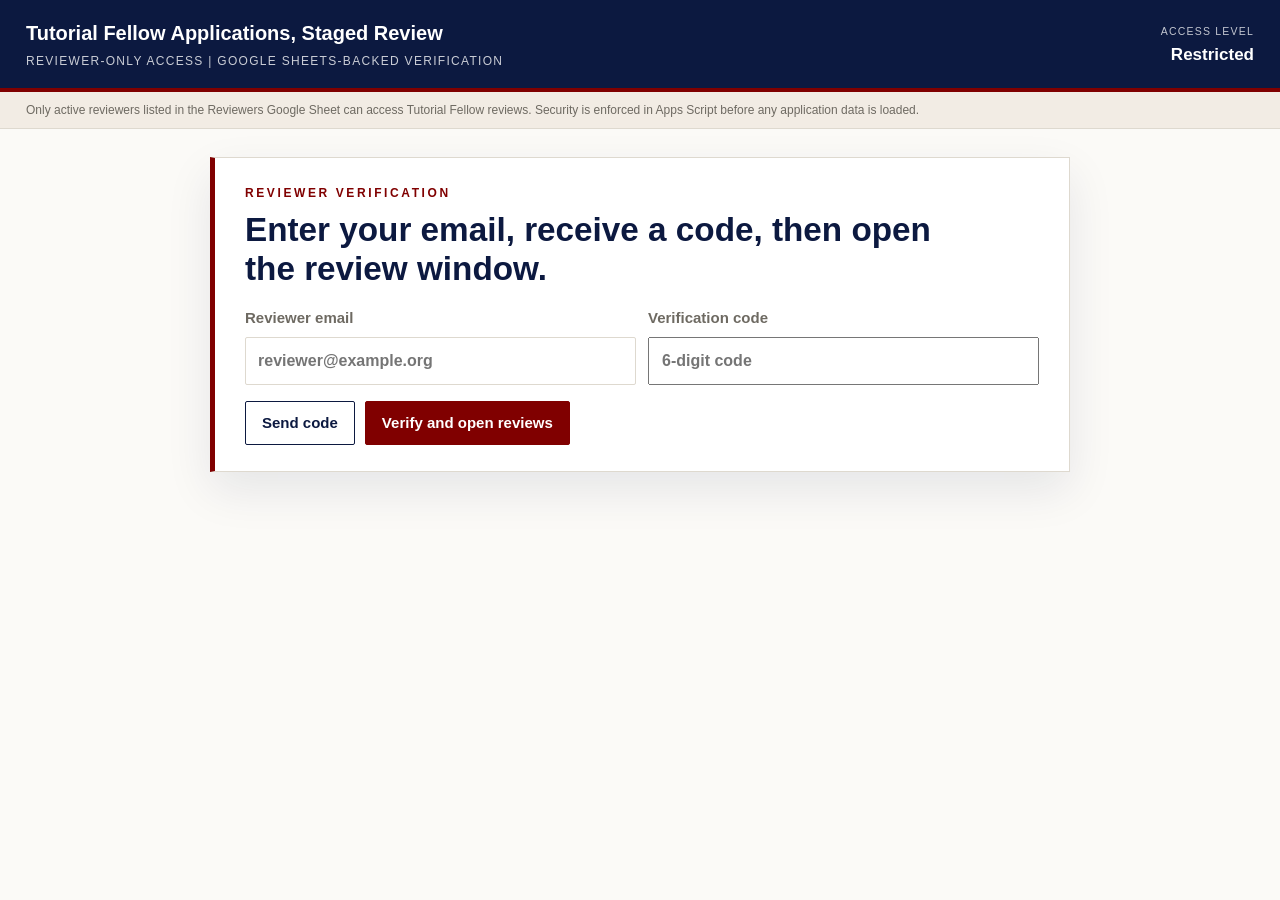
<file: tf-reviews/index(7).html>
<!doctype html>
<html lang="en">
  <head>
    <meta charset="utf-8" />
    <meta name="viewport" content="width=device-width, initial-scale=1" />
    <title>MathEpi Tutorial Fellow Review Portal</title>
    <meta name="theme-color" content="#800000" />
    <style>
      :root {
        --maroon: #800000;
        --navy: #0c1940;
        --paper: #fbfaf7;
        --line: #ded9cf;
        --ink: #1b1f2a;
        --muted: #6e6a62;
        --gold: #b08c3a;
        --ok: #2f6b4f;
        --warn: #9a5b12;
        --bad: #a33131;
      }

      * {
        box-sizing: border-box;
      }

      body {
        margin: 0;
        background: var(--paper);
        color: var(--ink);
        font-family: "Myriad Pro", "Segoe UI", Frutiger, "Helvetica Neue", Arial, sans-serif;
        font-size: 15px;
        line-height: 1.5;
      }

      [hidden] {
        display: none !important;
      }

      header.masthead {
        display: flex;
        flex-wrap: wrap;
        align-items: flex-end;
        justify-content: space-between;
        gap: 18px;
        padding: 18px 26px;
        border-bottom: 4px solid var(--maroon);
        background: var(--navy);
        color: #fff;
      }

      .masthead h1 {
        margin: 0;
        font-size: 20px;
        font-weight: 600;
      }

      .masthead .sub {
        margin-top: 4px;
        font-size: 12px;
        letter-spacing: 1.3px;
        text-transform: uppercase;
        opacity: 0.78;
      }

      .gcount {
        font-size: 12px;
        line-height: 1.7;
        text-align: right;
      }

      .gcount b {
        font-size: 17px;
      }

      .gbar {
        width: 170px;
        height: 6px;
        margin-top: 5px;
        overflow: hidden;
        border-radius: 3px;
        background: rgba(255, 255, 255, 0.22);
      }

      .gbar i {
        display: block;
        height: 100%;
        background: var(--gold);
      }

      .mocknote {
        padding: 9px 26px;
        border-bottom: 1px solid var(--line);
        background: #f2ece4;
        color: var(--muted);
        font-size: 12px;
      }

      .funnel {
        display: flex;
        overflow-x: auto;
        padding: 0 26px;
        border-bottom: 1px solid var(--line);
        background: #fff;
      }

      .stage {
        position: relative;
        min-width: 146px;
        flex: 1 1 0;
        padding: 14px 13px 12px;
        border: 0;
        border-right: 1px solid var(--line);
        border-radius: 0;
        background: #fff;
        color: inherit;
        cursor: pointer;
        text-align: left;
      }

      .stage:last-child {
        border-right: 0;
      }

      .stage:hover {
        background: #f5f2ec;
      }

      .stage.active {
        background: #f2ece4;
      }

      .stage.active::after {
        content: "";
        position: absolute;
        right: 0;
        bottom: -1px;
        left: 0;
        height: 3px;
        background: var(--maroon);
      }

      .stage .nm {
        color: var(--muted);
        font-size: 11px;
        letter-spacing: 1.1px;
        text-transform: uppercase;
      }

      .stage .ct {
        color: var(--navy);
        font-size: 28px;
        font-weight: 600;
        line-height: 1.15;
      }

      .stage .pct {
        color: var(--maroon);
        font-size: 11.5px;
        font-weight: 600;
      }

      .bar {
        height: 4px;
        margin-top: 7px;
        overflow: hidden;
        border-radius: 2px;
        background: #ede8e0;
      }

      .bar i {
        display: block;
        height: 100%;
        background: var(--maroon);
      }

      .toolbar {
        position: sticky;
        top: 0;
        z-index: 6;
        display: flex;
        flex-wrap: wrap;
        align-items: center;
        gap: 9px;
        padding: 12px 26px;
        border-bottom: 1px solid var(--line);
        background: var(--paper);
      }

      input[type="text"],
      input[type="email"],
      input[type="number"],
      textarea,
      select {
        border: 1px solid var(--line);
        border-radius: 2px;
        background: #fff;
        color: var(--ink);
        font: inherit;
      }

      input[type="text"],
      input[type="email"],
      select {
        padding: 6px 9px;
        font-size: 14px;
      }

      input[type="text"] {
        min-width: 210px;
      }

      button {
        border: 1px solid var(--navy);
        border-radius: 2px;
        background: #fff;
        color: var(--navy);
        padding: 6px 12px;
        font: inherit;
        font-size: 13px;
        cursor: pointer;
      }

      button:hover {
        background: var(--navy);
        color: #fff;
      }

      button.primary {
        border-color: var(--maroon);
        background: var(--maroon);
        color: #fff;
      }

      button.primary:hover {
        background: #600;
      }

      button:disabled {
        cursor: wait;
        opacity: 0.68;
      }

      .reviewer {
        display: flex;
        align-items: center;
        gap: 7px;
        margin-left: auto;
        color: var(--muted);
        font-size: 13px;
      }

      main {
        max-width: 1220px;
        padding: 18px 26px 70px;
      }

      .gate-card {
        max-width: 860px;
        margin: 28px auto;
        padding: 26px 30px;
        border: 1px solid var(--line);
        border-left: 5px solid var(--maroon);
        background: #fff;
        box-shadow: 0 18px 44px rgba(12, 25, 64, 0.09);
      }

      .gate-card .eyebrow {
        margin: 0 0 8px;
        color: var(--maroon);
        font-size: 12px;
        font-weight: 700;
        letter-spacing: 2.6px;
        text-transform: uppercase;
      }

      .gate-card h2 {
        max-width: 720px;
        margin: 0 0 18px;
        color: var(--navy);
        font-size: clamp(24px, 2.6vw, 34px);
        line-height: 1.18;
      }

      .gate-grid {
        display: grid;
        grid-template-columns: repeat(2, minmax(0, 1fr));
        gap: 12px;
      }

      .gate-grid label {
        display: grid;
        gap: 8px;
        color: var(--muted);
        font-weight: 600;
      }

      .gate-grid input {
        min-height: 48px;
        padding: 10px 12px;
        font-size: 16px;
        font-weight: 600;
      }

      .gate-actions {
        display: flex;
        flex-wrap: wrap;
        gap: 10px;
        margin-top: 16px;
      }

      .gate-actions button {
        min-height: 44px;
        padding: 9px 16px;
        font-size: 15px;
        font-weight: 700;
      }

      .status,
      .error,
      .success {
        width: fit-content;
        max-width: 100%;
        margin: 18px 0 0;
        padding: 11px 13px;
        border: 1px solid var(--line);
        border-left: 3px solid var(--gold);
        background: #fcfbf8;
        color: var(--navy);
        font-weight: 600;
      }

      .error {
        border-left-color: var(--bad);
        background: #f8e7e7;
        color: var(--bad);
      }

      .success {
        border-left-color: var(--ok);
        background: #e6efe9;
        color: var(--ok);
      }

      .cov {
        margin-bottom: 18px;
        padding: 14px 16px;
        border: 1px solid var(--line);
        border-top: 3px solid var(--navy);
        background: #fff;
      }

      .cov h3 {
        margin: 0 0 3px;
        color: var(--navy);
        font-size: 14px;
        letter-spacing: 0.3px;
      }

      .cov .cs {
        margin-bottom: 11px;
        color: var(--muted);
        font-size: 12.5px;
      }

      .grid {
        display: grid;
        grid-template-columns: repeat(auto-fill, minmax(126px, 1fr));
        gap: 5px;
      }

      .cell {
        padding: 6px 7px;
        border: 1px solid var(--line);
        background: #f7f5f1;
        font-size: 11px;
      }

      .cell b {
        display: block;
        font-size: 11.5px;
        letter-spacing: 0.4px;
      }

      .cell.l {
        border-color: #a8c6b4;
        background: #e6efe9;
      }

      .cell.t {
        border-color: #e0cb99;
        background: #faf2de;
      }

      .cell.n {
        border-color: #ddb3b3;
        background: #f8e7e7;
      }

      .cell span {
        color: var(--muted);
      }

      .legend {
        display: flex;
        flex-wrap: wrap;
        gap: 14px;
        margin-top: 9px;
        color: var(--muted);
        font-size: 11.5px;
      }

      .sw {
        display: inline-block;
        width: 11px;
        height: 11px;
        margin-right: 4px;
        border: 1px solid var(--line);
        vertical-align: -1px;
      }

      .row {
        display: grid;
        grid-template-columns: 56px 1fr 168px;
        gap: 14px;
        align-items: start;
        margin-bottom: 8px;
        padding: 13px 15px;
        border: 1px solid var(--line);
        border-left: 4px solid var(--line);
        background: #fff;
      }

      .row[data-s="shortlist"] {
        border-left-color: var(--gold);
      }

      .row[data-s="final"] {
        border-left-color: var(--navy);
      }

      .row[data-s="award"] {
        border-left-color: var(--ok);
      }

      .row[data-s="reject"] {
        border-left-color: var(--bad);
        opacity: 0.72;
      }

      .idtag {
        padding-top: 3px;
        color: var(--muted);
        font-size: 11px;
        letter-spacing: 0.5px;
      }

      .nm2 {
        color: var(--navy);
        font-size: 16px;
        font-weight: 600;
      }

      .ident {
        display: flex;
        gap: 0;
        max-width: 660px;
        margin-top: 6px;
        overflow: hidden;
        border: 1px solid var(--line);
        border-radius: 2px;
        background: #fcfbf8;
      }

      .ident div {
        flex: 1 1 auto;
        min-width: 0;
        padding: 5px 10px;
        border-right: 1px solid var(--line);
      }

      .ident div:last-child {
        flex: 2 1 auto;
        border-right: 0;
      }

      .ident .k,
      .dual .k {
        display: block;
        color: var(--muted);
        font-size: 9.5px;
        letter-spacing: 1.1px;
        text-transform: uppercase;
      }

      .ident .v {
        display: block;
        overflow: hidden;
        font-size: 13px;
        text-overflow: ellipsis;
        white-space: nowrap;
      }

      .ident .v.f {
        color: var(--maroon);
      }

      .ident .v.m {
        color: var(--navy);
      }

      .dual {
        display: flex;
        gap: 5px;
        margin-top: 6px;
      }

      .dual div {
        flex: 1;
        padding: 4px 7px;
        border: 1px solid var(--line);
        background: #fcfbf8;
        text-align: center;
      }

      .dual .v {
        font-size: 12.5px;
        font-weight: 600;
      }

      .v.Strong {
        color: var(--ok);
      }

      .v.Credible {
        color: var(--navy);
      }

      .v.Thin {
        color: var(--warn);
      }

      .v.Notevidenced {
        color: var(--bad);
      }

      .chips {
        display: flex;
        flex-wrap: wrap;
        gap: 5px;
        margin-top: 7px;
      }

      .chip {
        padding: 3px 8px;
        border: 1px solid var(--line);
        background: #faf8f4;
        color: var(--muted);
        font-size: 11px;
        letter-spacing: 0.4px;
      }

      .chip.good {
        border-color: #bfd8cb;
        color: var(--ok);
      }

      .chip.flag {
        border-color: #e3cda8;
        color: var(--warn);
      }

      .chip.bad {
        border-color: #e0b9b9;
        color: var(--bad);
      }

      .chip.crs {
        border-color: #b9c2d6;
        background: #f2f4f9;
        color: var(--navy);
        font-weight: 600;
      }

      .chip.crs.bf {
        border-color: var(--navy);
        background: var(--navy);
        color: #fff;
      }

      .actions {
        display: flex;
        flex-direction: column;
        gap: 6px;
        align-items: flex-end;
        text-align: right;
      }

      .rec {
        width: 100%;
        padding: 5px 9px;
        border: 1px solid;
        font-size: 12px;
        font-weight: 600;
        text-align: center;
      }

      .rec.s {
        border-color: var(--ok);
        background: var(--ok);
        color: #fff;
      }

      .rec.p {
        border-color: #a8c6b4;
        background: #eff5f1;
        color: var(--ok);
      }

      .rec.r {
        border-color: #e0cb99;
        background: #fbf5e7;
        color: var(--warn);
      }

      .rec.d {
        border-color: var(--bad);
        background: var(--bad);
        color: #fff;
      }

      .covnum {
        color: var(--muted);
        font-size: 11.5px;
      }

      .notecount {
        color: var(--maroon);
        font-size: 12px;
        font-weight: 600;
      }

      .empty {
        padding: 34px;
        color: var(--muted);
        text-align: center;
      }

      .scrim {
        position: fixed;
        inset: 0;
        z-index: 20;
        display: none;
        background: rgba(12, 25, 64, 0.42);
      }

      .scrim.open {
        display: block;
      }

      .drawer {
        position: fixed;
        top: 0;
        right: 0;
        z-index: 21;
        display: block;
        width: min(980px, 100%);
        height: 100%;
        border-left: 4px solid var(--maroon);
        background: #fff;
        overflow-y: auto;
        transform: translateX(100%);
        transition: transform 0.22s;
      }

      .drawer.open {
        transform: none;
      }

      .dhead {
        padding: 16px 20px;
        border-bottom: 1px solid var(--line);
        background: var(--navy);
        color: #fff;
      }

      .dhead h2 {
        margin: 0;
        font-size: 18px;
      }

      .dhead .dmeta {
        margin-top: 3px;
        font-size: 12.5px;
        opacity: 0.82;
      }

      .close {
        float: right;
        border: 1px solid rgba(255, 255, 255, 0.45);
        background: none;
        color: #fff;
      }

      .close:hover {
        background: #fff;
        color: var(--navy);
      }

      .tabs {
        display: flex;
        border-bottom: 1px solid var(--line);
        background: #f7f4ef;
      }

      .tabs button {
        padding: 9px 15px;
        border: 0;
        border-right: 1px solid var(--line);
        border-radius: 0;
        background: none;
        color: var(--muted);
        font-size: 13px;
      }

      .tabs button.on {
        background: #fff;
        color: var(--maroon);
        box-shadow: inset 0 -3px 0 var(--maroon);
        font-weight: 600;
      }

      .stagepick {
        display: flex;
        flex-wrap: wrap;
        gap: 5px;
        padding: 11px 20px;
        border-bottom: 1px solid var(--line);
        background: #f7f4ef;
      }

      .stagepick button.sel {
        border-color: var(--maroon);
        background: var(--maroon);
        color: #fff;
      }

      .stagepick button:disabled {
        cursor: default;
      }

      .stagepick .stage-help {
        align-self: center;
        color: var(--muted);
        font-size: 11.5px;
      }

      .dbody {
        padding: 18px 20px;
      }

      .fld {
        margin-bottom: 15px;
      }

      .fld h4,
      .narr h4,
      .gate h4 {
        margin: 0 0 3px;
        color: var(--maroon);
        font-size: 10.5px;
        letter-spacing: 1.1px;
        text-transform: uppercase;
      }

      .fld p {
        margin: 0;
        font-size: 14px;
        white-space: pre-wrap;
      }

      .narr {
        margin-bottom: 16px;
        padding: 13px 15px;
        border: 1px solid var(--line);
        border-top: 3px solid var(--gold);
        background: #fcfbf8;
      }

      .narr h5 {
        margin: 12px 0 4px;
        color: var(--navy);
        font-size: 12.5px;
      }

      .narr ul {
        margin: 0;
        padding-left: 17px;
        font-size: 13.5px;
      }

      .narr li {
        margin-bottom: 4px;
      }

      .analysis-editor {
        border-top-color: var(--maroon);
        background: #fff;
      }

      .analysis-grid {
        display: grid;
        grid-template-columns: 1fr;
        gap: 12px;
      }

      .score-detail label {
        display: grid;
        gap: 4px;
        color: var(--navy);
        font-size: 12px;
        font-weight: 600;
      }

      .analysis-section {
        border: 1px solid #b9c7dc;
        border-left: 4px solid var(--navy);
        background: #f4f7fb;
      }

      .analysis-section .section-top {
        background: #eaf0f8;
      }

      .evidence-card {
        margin-top: 7px;
        border: 1px solid #ddd3c3;
        border-left: 4px solid var(--gold);
        background: #fffaf0;
      }

      .evidence-card h5 {
        margin: 0;
        padding: 8px 11px;
        border-bottom: 1px solid #e8dfd0;
        color: #674d17;
        background: #fbf1dd;
        font-size: 12.5px;
      }

      .evidence-card .evidence-body {
        padding: 9px 11px;
        color: var(--ink);
        font-size: 13px;
        line-height: 1.55;
        white-space: pre-wrap;
      }

      .analysis-section .section-top {
        display: flex;
        align-items: center;
        justify-content: space-between;
        gap: 10px;
        padding: 9px 11px;
        border-bottom: 1px solid #d6dfec;
        background: #eaf0f8;
      }

      .analysis-section h5 {
        margin: 0;
        color: var(--navy);
        font-size: 13px;
      }

      .analysis-section .section-top button,
      .analysis-section .section-actions button {
        padding: 4px 8px;
        border-color: var(--line);
        color: var(--navy);
        font-size: 11.5px;
        font-weight: 700;
      }

      .section-view {
        padding: 10px 12px 12px;
        color: var(--ink);
        font-size: 13.5px;
        line-height: 1.6;
      }

      .section-view h6 {
        margin: 10px 0 3px;
        color: var(--navy);
        font-size: 12.5px;
      }

      .section-view h6:first-child {
        margin-top: 0;
      }

      .section-view p {
        margin: 0 0 9px;
      }

      .section-view p:last-child {
        margin-bottom: 0;
      }

      .section-edit {
        display: none;
        width: 100%;
        min-height: 128px;
        padding: 10px 11px;
        border: 0;
        border-top: 1px solid var(--line);
        border-radius: 0;
        color: var(--ink);
        font-size: 14px;
        line-height: 1.55;
        resize: vertical;
      }

      .section-edit.tall {
        min-height: 210px;
      }

      .analysis-section.editing .section-view {
        display: none;
      }

      .analysis-section.editing .section-edit {
        display: block;
      }

      .section-actions {
        display: none;
        gap: 6px;
        padding: 8px 11px;
        border-top: 1px solid var(--line);
        background: #f7f4ef;
      }

      .analysis-section.editing .section-actions {
        display: flex;
      }

      .analysis-actions {
        display: flex;
        flex-wrap: wrap;
        gap: 8px;
        align-items: center;
        margin-top: 10px;
      }

      .score-detail {
        display: grid;
        grid-template-columns: repeat(3, minmax(0, 1fr));
        gap: 8px;
        margin: 9px 0 11px;
      }

      .score-detail input[type="number"] {
        width: 100%;
        padding: 5px 7px;
      }

      .score-summary {
        display: grid;
        grid-template-columns: repeat(3, minmax(0, 1fr));
        gap: 8px;
        margin: 10px 0 12px;
      }

      .score-card {
        padding: 10px 11px;
        border: 1px solid var(--line);
        background: #fff;
      }

      .score-card span {
        display: block;
        color: var(--muted);
        font-size: 10px;
        letter-spacing: 1px;
        text-transform: uppercase;
      }

      .score-card input,
      .score-card b {
        display: block;
        width: 100%;
        margin-top: 4px;
        color: var(--navy);
        font-size: 24px;
        font-weight: 700;
      }

      .score-card input {
        border: 0;
        border-bottom: 1px solid var(--line);
        border-radius: 0;
        padding: 0 0 3px;
      }

      .score-basis {
        margin: 10px 0;
        border: 1px solid var(--line);
        background: #fff;
      }

      .score-basis summary {
        cursor: pointer;
        padding: 9px 11px;
        color: var(--navy);
        font-weight: 700;
      }

      .score-basis .score-detail {
        margin: 0;
        padding: 0 11px 11px;
      }

      .disc {
        margin-top: 11px;
        padding-top: 8px;
        border-top: 1px solid var(--line);
        color: var(--muted);
        font-size: 11.5px;
      }

      .rbars {
        display: grid;
        grid-template-columns: 150px 1fr 34px;
        gap: 7px;
        align-items: center;
        margin-bottom: 5px;
        font-size: 12.5px;
      }

      .rbars .t {
        height: 7px;
        overflow: hidden;
        border-radius: 3px;
        background: #ede8e0;
      }

      .rbars .t i {
        display: block;
        height: 100%;
        background: var(--navy);
      }

      .best,
      .inst,
      .gate,
      .ovr {
        margin: 12px 0;
        padding: 11px 13px;
        border: 1px solid var(--line);
        border-left: 3px solid var(--navy);
        background: #f7f9fc;
      }

      .best {
        border-left-color: var(--maroon);
        background: #fbf7f4;
      }

      .ovr {
        border-left-color: var(--gold);
        background: #fcfaf5;
      }

      .inst .b,
      .best .b,
      .ovr .b {
        color: var(--navy);
        font-size: 12.5px;
        font-weight: 600;
      }

      .unit {
        padding: 4px 0;
        border-bottom: 1px solid #e7ebf2;
        font-size: 12.5px;
      }

      .unit b {
        color: var(--navy);
      }

      .unit span {
        color: var(--muted);
        font-size: 11.5px;
      }

      .crow {
        display: grid;
        grid-template-columns: 56px 1fr 120px;
        gap: 9px;
        align-items: start;
        padding: 7px 8px;
        border-bottom: 1px solid #efebe4;
        font-size: 13px;
      }

      .crow code {
        color: var(--muted);
        font-size: 11.5px;
      }

      .crow .lv {
        padding-top: 2px;
        border: 0;
        color: var(--muted);
        font-size: 11px;
        font-weight: 600;
        letter-spacing: 0.4px;
        text-align: right;
        text-transform: uppercase;
      }

      .ev {
        display: block;
        color: var(--muted);
        font-size: 11.5px;
      }

      .ovr .r {
        display: grid;
        grid-template-columns: 150px 78px 1fr;
        gap: 8px;
        align-items: center;
        margin-bottom: 6px;
        font-size: 12.5px;
      }

      .ovr input[type="number"] {
        width: 72px;
        padding: 4px 6px;
      }

      .ovr input[type="text"] {
        width: 100%;
        padding: 5px 7px;
        font-size: 13px;
      }

      .was {
        color: var(--muted);
        font-size: 11.5px;
      }

      .notes {
        max-height: none;
        overflow: visible;
        padding: 13px 20px;
        border-top: 1px solid var(--line);
        background: #fbfaf7;
      }

      .notes-title {
        margin-bottom: 8px;
        color: var(--maroon);
        font-size: 10.5px;
        font-weight: 700;
        letter-spacing: 1.1px;
        text-transform: uppercase;
      }

      .note {
        margin-bottom: 8px;
        padding: 7px 10px;
        border: 1px solid var(--line);
        border-left: 3px solid var(--gold);
        background: #fff;
      }

      .manager-stage {
        margin-bottom: 12px;
        padding: 10px 11px;
        border: 1px solid var(--line);
        border-left: 3px solid var(--maroon);
        background: #fff;
      }

      .manager-stage .rowline,
      .note-controls {
        display: grid;
        grid-template-columns: repeat(2, minmax(0, 1fr));
        gap: 8px;
        align-items: end;
      }

      .manager-stage label,
      .note-controls label {
        display: grid;
        gap: 4px;
        color: var(--navy);
        font-size: 11.5px;
        font-weight: 700;
      }

      .panel-grid {
        display: grid;
        grid-template-columns: repeat(3, minmax(0, 1fr));
        gap: 8px;
        margin-bottom: 10px;
      }

      .panel-card {
        min-height: 132px;
        padding: 9px 10px;
        border: 1px solid var(--line);
        border-left: 3px solid var(--navy);
        background: #fff;
      }

      .panel-card.pending {
        border-left-color: var(--line);
        color: var(--muted);
      }

      .panel-card .panel-top {
        display: flex;
        justify-content: space-between;
        gap: 8px;
      }

      .panel-card .name {
        color: var(--navy);
        font-size: 13px;
        font-weight: 700;
      }

      .panel-card .role {
        color: var(--muted);
        font-size: 10.5px;
        letter-spacing: 0.7px;
        text-transform: uppercase;
      }

      .panel-card .verdict {
        margin: 8px 0 5px;
        color: var(--maroon);
        font-size: 12.5px;
        font-weight: 700;
      }

      .panel-card .stage-rec,
      .panel-card .when {
        color: var(--muted);
        font-size: 11.5px;
      }

      .panel-card .comment {
        margin-top: 8px;
        color: var(--ink);
        font-size: 12.5px;
        line-height: 1.45;
        white-space: pre-wrap;
      }

      .note .who {
        color: var(--navy);
        font-size: 12px;
        font-weight: 600;
      }

      .note .when {
        margin-left: 6px;
        color: var(--muted);
        font-size: 11px;
        font-weight: 400;
      }

      .note .txt,
      .note textarea {
        width: 100%;
        min-height: 48px;
        margin-top: 4px;
        padding: 6px;
        border: 1px solid var(--line);
        font: inherit;
        font-size: 13.5px;
        resize: vertical;
        white-space: pre-wrap;
      }

      .note .act {
        float: right;
      }

      .note .act button {
        margin-left: 4px;
        padding: 2px 7px;
        border-color: var(--line);
        color: var(--muted);
        font-size: 11px;
      }

      .noteform {
        display: grid;
        gap: 8px;
        padding: 11px 20px;
        border-top: 1px solid var(--line);
        background: #fff;
      }

      .noteform textarea {
        min-height: 50px;
        width: 100%;
        padding: 7px;
        font: inherit;
        font-size: 14px;
        resize: vertical;
      }

      .noteform .note-actions {
        display: flex;
        flex-wrap: wrap;
        gap: 8px;
        align-items: center;
      }

      @media (max-width: 700px) {
        header.masthead,
        .toolbar,
        main {
          padding-inline: 14px;
        }

        .gate-card {
          margin: 20px 14px;
          padding: 24px;
        }

        .gate-grid,
        .row,
        .crow,
        .analysis-grid,
        .panel-grid,
        .manager-stage .rowline,
        .note-controls,
        .score-summary,
        .score-detail,
        .ovr .r,
        .rbars {
          grid-template-columns: 1fr;
        }

        .actions {
          flex-direction: row;
          align-items: center;
          text-align: left;
        }

        .ident,
        .dual,
        .noteform {
          flex-wrap: wrap;
        }

        .reviewer {
          margin-left: 0;
        }
      }
    </style>
  </head>
  <body>
    <section id="loginScreen">
      <header class="masthead">
        <div>
          <h1>Tutorial Fellow Applications, Staged Review</h1>
          <div class="sub">Reviewer-only access | Google Sheets-backed verification</div>
        </div>
        <div class="gcount"><div style="font-size:10.5px;letter-spacing:1.2px;text-transform:uppercase;opacity:.75">Access level</div><b>Restricted</b></div>
      </header>
      <div class="mocknote">Only active reviewers listed in the Reviewers Google Sheet can access Tutorial Fellow reviews. Security is enforced in Apps Script before any application data is loaded.</div>
      <section class="gate-card">
        <p class="eyebrow">Reviewer verification</p>
        <h2>Enter your email, receive a code, then open the review window.</h2>
        <div class="gate-grid">
          <label>
            Reviewer email
            <input id="reviewerEmail" type="email" placeholder="reviewer@example.org" autocomplete="email" />
          </label>
          <label>
            Verification code
            <input id="reviewerCode" inputmode="numeric" maxlength="6" placeholder="6-digit code" autocomplete="one-time-code" />
          </label>
        </div>
        <div class="gate-actions">
          <button id="sendCodeButton" type="button">Send code</button>
          <button id="verifyButton" class="primary" type="button">Verify and open reviews</button>
        </div>
        <div id="messageArea"></div>
      </section>
    </section>

    <section id="reviewScreen" hidden>
      <header class="masthead">
        <div>
          <h1>Tutorial Fellow Applications, Staged Review</h1>
          <div class="sub">MathEpi Cooperative Master's Programme | AIMS RIC and KEMRI | Ref MathEpi-TF-2026-001</div>
        </div>
        <div class="gcount" id="gcount"></div>
      </header>

      <div class="mocknote">Reviewer assessment workspace. The panel decides; this page helps reviewers trace evidence, edit scores, and record comments. Coverage can still reflect how much the applicant wrote, so reviewers should adjust every score against the application text.</div>
      <div class="funnel" id="funnel"></div>

      <div class="toolbar">
        <input type="text" id="q" placeholder="Search name, country, PhD field, institution" />
        <select id="sortby">
          <option value="weighted">Sort: weighted 70:30 score</option>
          <option value="rec">Sort: recommendation</option>
          <option value="cov">Sort: curriculum coverage</option>
          <option value="res">Sort: research strength</option>
          <option value="name">Sort: name</option>
          <option value="notes">Sort: most discussed</option>
        </select>
        <select id="crs"><option value="">Filter: any course</option></select>
        <button id="exportBtn" type="button">Export review JSON</button>
        <button id="refreshButton" type="button">Refresh from Sheets</button>
        <button id="signOutButton" type="button">Clear session</button>
        <div class="reviewer">Reviewing as <b id="reviewerName">Reviewer</b></div>
      </div>

      <main>
        <div id="reviewMessageArea"></div>
        <div class="cov" id="cov"></div>
        <div id="list"></div>
      </main>

      <div class="scrim" id="scrim"></div>
      <aside class="drawer" id="drawer">
        <div class="dhead">
          <button class="close" id="closeBtn" type="button">Close</button>
          <h2 id="dName"></h2>
          <div class="dmeta" id="dMeta"></div>
        </div>
        <div class="tabs">
          <button data-t="eval" class="on" type="button">Evaluation</button>
          <button data-t="app" type="button">Application</button>
        </div>
        <div class="stagepick" id="stagepick"></div>
        <div class="dbody" id="dBody"></div>
        <div class="notes" id="dNotes"></div>
        <div class="noteform">
          <div class="note-controls">
            <label>
              Your verdict
              <select id="panelVerdict"></select>
            </label>
            <label>
              Your stage recommendation
              <select id="panelStageRec"></select>
            </label>
          </div>
          <textarea id="noteTxt" placeholder="Write your panel comment. It will be tagged with your reviewer name and visible to the other reviewers."></textarea>
          <div class="note-actions">
            <button class="primary" id="addNote" type="button">Save panel comment</button>
            <button id="cancelNoteEdit" type="button">Cancel edit</button>
          </div>
        </div>
      </aside>
    </section>

    <script>
      (function () {
        var APPS_SCRIPT_URL = "https://script.google.com/macros/s/AKfycbyrBseE_6REWP5D4zySf-Z6j_x9nUofWvT426M_HG5FoPllMDOZEcEa-f_Of4zryTQ9/exec";
        var SESSION_KEY = "mathepi-standalone-review-session";
        var session = null;
        var state = {
          applications: [],
          scores: [],
          analyses: [],
          notes: [],
          stages: [],
          assignments: [],
          reviewers: [],
          stage: "all",
          sort: "weighted",
          query: "",
          course: "",
          openId: "",
          tab: "eval",
          editingNoteId: ""
        };

        var STAGES = [
          { id: "all", label: "All applicants", target: 100, rank: 0 },
          { id: "screened", label: "Screened", target: 85, rank: 1 },
          { id: "shortlist", label: "Shortlist", target: 70, rank: 2 },
          { id: "finalists", label: "Finalists", target: 30, rank: 3 },
          { id: "decision", label: "Decision", target: 10, rank: 4 }
        ];

        var REVIEW_VERDICTS = [
          "Strongly support",
          "Support",
          "Maybe / discuss",
          "Do not support"
        ];

        var STAGE_RECOMMENDATIONS = [
          "Keep current stage",
          "Screened",
          "Shortlist",
          "Finalists",
          "Decision",
          "Do not progress"
        ];

        var COURSES = [
          ["MES01", "Mathematical Problem Solving", "problem solving proof logic quantitative reasoning"],
          ["MES02", "Differential Equations and Modelling", "differential equations dynamical systems modelling ode pde"],
          ["MES03", "Physical Problem Solving", "physical systems mechanics physics modelling"],
          ["MES04", "Introduction to Probability and Statistics", "probability statistics inference distributions uncertainty"],
          ["MES05", "Introduction to R and Python", "R Python programming data wrangling computing"],
          ["MES06", "Scientific Computing and LaTeX", "scientific computing latex reproducible reports numerical"],
          ["MEC01", "Introduction to Epidemiology", "epidemiology incidence prevalence public health disease"],
          ["MEC02", "Epidemiology for Disease Modelling", "infectious disease epidemic models surveillance transmission"],
          ["MEC03", "Introduction to Mathematical Modelling", "mathematical modelling systems assumptions simulation"],
          ["MEC04", "Developing Models in Public Health", "public health modelling policy interventions model building"],
          ["MEC05", "Model Fitting and Validation", "model fitting validation calibration likelihood inference"],
          ["MEC06", "Numerical Methods", "numerical methods computation algorithms simulation"],
          ["MEC07", "Introduction to Data Analysis", "data analysis visualization regression statistics"],
          ["MEC08", "Advanced Data Analysis", "advanced data analysis modelling statistical learning"],
          ["MEC09", "Professional and Entrepreneurship Development", "communication entrepreneurship professional development leadership"],
          ["MEC10", "Advanced Data Science for Epidemiology", "data science machine learning predictive modelling epidemiology"],
          ["MEE01", "Survival Analysis", "survival analysis time event hazard censoring"],
          ["MEE02", "Time Series Analysis", "time series forecasting temporal sequential data"],
          ["MEE03", "Bayesian Statistics", "bayesian statistics mcmc prior posterior inference"],
          ["MEE04", "Stochastic Models", "stochastic models random processes markov uncertainty"]
        ].map(function (row) {
          return { code: row[0], title: row[1], text: row.join(" ") };
        });

        function $(id) {
          return document.getElementById(id);
        }

        function esc(value) {
          return String(value == null ? "" : value).replace(/[&<>"']/g, function (char) {
            return { "&": "&amp;", "<": "&lt;", ">": "&gt;", '"': "&quot;", "'": "&#39;" }[char];
          });
        }

        function safeId(value) {
          return String(value || "").replace(/[^a-zA-Z0-9_-]/g, "_");
        }

        function jsString(value) {
          return JSON.stringify(String(value == null ? "" : value));
        }

        function textOf(value) {
          if (!value) return "";
          if (typeof value === "string" || typeof value === "number") return String(value);
          if (Array.isArray(value)) return value.map(textOf).join(" ");
          if (typeof value === "object") return Object.keys(value).map(function (key) { return textOf(value[key]); }).join(" ");
          return "";
        }

        function parseJson(value, fallback) {
          try {
            return value ? JSON.parse(value) : fallback;
          } catch (error) {
            return fallback;
          }
        }

        function showMessage(targetId, type, text) {
          $(targetId).innerHTML = text ? '<p class="' + type + '">' + esc(text) + "</p>" : "";
        }

        function setBusy(action, busy) {
          $("sendCodeButton").disabled = busy;
          $("verifyButton").disabled = busy;
          $("refreshButton").disabled = busy;
          $("sendCodeButton").textContent = action === "send" && busy ? "Sending code..." : "Send code";
          $("verifyButton").textContent = action === "verify" && busy ? "Checking access..." : "Verify and open reviews";
          $("refreshButton").textContent = action === "load" && busy ? "Loading..." : "Refresh from Sheets";
        }

        function jsonp(action, payload, timeoutMs) {
          return new Promise(function (resolve, reject) {
            var callbackName = "mathepiReview_" + Date.now() + "_" + Math.random().toString(36).slice(2);
            var script = document.createElement("script");
            var done = false;
            var timer = setTimeout(function () {
              finish();
              reject(new Error("Google Apps Script is taking too long to respond. Please try again."));
            }, timeoutMs || 30000);

            function finish() {
              if (done) return;
              done = true;
              clearTimeout(timer);
              try {
                delete window[callbackName];
              } catch (error) {
                window[callbackName] = undefined;
              }
              if (script.parentNode) script.parentNode.removeChild(script);
            }

            window[callbackName] = function (result) {
              finish();
              if (result && result.ok === false) reject(new Error(result.error || "Apps Script request failed."));
              else resolve(result || {});
            };

            script.onerror = function () {
              finish();
              reject(new Error("Could not reach Apps Script. Check the Web App deployment."));
            };

            script.src =
              APPS_SCRIPT_URL +
              "?" +
              [
                "action=" + encodeURIComponent(action),
                "payload=" + encodeURIComponent(JSON.stringify(payload || {})),
                "callback=" + encodeURIComponent(callbackName),
                "_=" + Date.now()
              ].join("&");
            document.head.appendChild(script);
          });
        }

        function reviewPayload(extra) {
          var payload = {
            email: session && session.email || "",
            reviewerEmail: session && session.email || "",
            sessionToken: session && session.sessionToken || ""
          };
          extra = extra || {};
          Object.keys(extra).forEach(function (key) {
            payload[key] = extra[key];
          });
          return payload;
        }

        function loginReviewerEmail() {
          return $("reviewerEmail").value.trim().toLowerCase();
        }

        function reviewerCode() {
          return $("reviewerCode").value.trim();
        }

        function requestCode() {
          var email = loginReviewerEmail();
          if (!email) {
            showMessage("messageArea", "error", "Enter reviewer email first.");
            return;
          }
          setBusy("send", true);
          showMessage("messageArea", "status", "Sending verification code through Google...");
          jsonp("requestReviewerOtp", { email: email }, 30000)
            .then(function () {
              showMessage("messageArea", "success", "Verification code sent. Check your inbox, spam, Promotions, and Updates folders.");
              setBusy("", false);
            })
            .catch(function (error) {
              showMessage("messageArea", "error", error.message || "Reviewer code could not be sent.");
              setBusy("", false);
            });
        }

        function verifyCode() {
          var email = loginReviewerEmail();
          var code = reviewerCode();
          if (!email || !code) {
            showMessage("messageArea", "error", "Enter reviewer email and the 6-digit verification code.");
            return;
          }
          setBusy("verify", true);
          showMessage("messageArea", "status", "Verifying reviewer access...");
          jsonp("verifyReviewerOtp", { email: email, code: code }, 30000)
            .then(function (result) {
              session = {
                email: result.email || email,
                sessionToken: result.sessionToken,
                reviewer: result.reviewer || { email: email },
                expiresAt: Date.now() + Number(result.expiresInSeconds || 21600) * 1000
              };
              try {
                window.sessionStorage.setItem(SESSION_KEY, JSON.stringify(session));
              } catch (error) {}
              openReviewWindow();
              loadApplications();
            })
            .catch(function (error) {
              showMessage("messageArea", "error", error.message || "Reviewer verification failed.");
              setBusy("", false);
            });
        }

        function openReviewWindow() {
          $("loginScreen").hidden = true;
          $("reviewScreen").hidden = false;
          $("reviewerName").textContent = reviewerName();
          setBusy("", false);
          render();
        }

        function reviewerName() {
          var reviewer = session && session.reviewer ? session.reviewer : {};
          return reviewer.name || reviewer.email || (session && session.email) || "Reviewer";
        }

        function reviewerEmail() {
          var typed = $("reviewerEmail") && $("reviewerEmail").value ? $("reviewerEmail").value.trim().toLowerCase() : "";
          if (typed) return typed;
          var reviewer = session && session.reviewer ? session.reviewer : {};
          return String(reviewer.email || (session && session.email) || "").toLowerCase();
        }

        function isReviewManager() {
          var reviewer = session && session.reviewer ? session.reviewer : {};
          var role = String(reviewer.role || "").toLowerCase();
          var identity = [reviewer.name, reviewer.email, session && session.email].filter(Boolean).join(" ").toLowerCase();
          return role === "academic manager" ||
            role === "review manager" ||
            role === "manager" ||
            role === "admin" ||
            role === "super admin" ||
            role === "chair" ||
            identity.indexOf("cecil") >= 0;
        }

        function optionsHtml(options, selected) {
          return options.map(function (option) {
            return '<option value="' + esc(option) + '" ' + (String(selected || "") === option ? "selected" : "") + '>' + esc(option) + "</option>";
          }).join("");
        }

        function loadApplications() {
          if (!session || !session.sessionToken) {
            showMessage("reviewMessageArea", "error", "Reviewer session missing. Please verify again.");
            return;
          }
          setBusy("load", true);
          showMessage("reviewMessageArea", "status", "Loading applications from Google Sheets...");
          jsonp("listReviewApplicants", reviewPayload(), 45000)
            .then(function (result) {
              state.applications = (result.applications || []).map(normalizeApplication);
              state.scores = result.scores || [];
              state.analyses = result.analyses || [];
              state.notes = result.notes || [];
              state.stages = result.stages || [];
              state.assignments = result.assignments || [];
              state.reviewers = result.reviewers || [];
              if (!state.openId && state.applications[0]) state.openId = state.applications[0].applicationId;
              showMessage("reviewMessageArea", "success", "Loaded " + state.applications.length + " applications.");
              setBusy("", false);
              render();
            })
            .catch(function (error) {
              showMessage("reviewMessageArea", "error", error.message || "Could not load applications from Google Sheets.");
              setBusy("", false);
            });
        }

        function normalizeApplication(app, index) {
          app = app || {};
          var id = app.applicationId || app.application_id || app.id || app.ref || ("TF" + String(index + 1).padStart(3, "0"));
          var references = app.references || app.refs || parseJson(app.references_json, []);
          if (!Array.isArray(references)) references = [];
          return {
            original: app,
            applicationId: String(id),
            displayId: shortApplicationCode(app, index),
            applicant: app.applicant || app.fullName || app.full_name || app.name || "Unnamed applicant",
            title: app.title || "",
            gender: app.gender || "",
            email: app.email || app.applicantEmail || "",
            phone: app.phone || app.phoneNumber || "",
            nationality: app.nationality || "",
            country: app.country || app.countryOfResidence || app.residenceCountry || "",
            affiliation: app.affiliation || app.currentAffiliation || "",
            designation: app.designation || app.currentDesignation || "",
            phdInstitution: app.phdInstitution || app.phd_institution || "",
            phdField: app.phdField || app.phd_field || app.field || "",
            phdCompletion: app.phdCompletion || app.phd_completion || app.phdCompletionDate || "",
            thesisTitleExplainer: app.thesisTitleExplainer || app.thesis || app.thesisTitle || "",
            researchArea: app.researchArea || "",
            quantitativeBackground: app.quantitativeBackground || "",
            appliedTrackRecord: app.appliedTrackRecord || "",
            teachingExperience: app.teachingExperience || "",
            tutoringExperience: app.tutoringExperience || "",
            mentoringExperience: app.mentoringExperience || "",
            researchExperience: app.researchExperience || "",
            teachingSupport: app.teachingSupport || app.handsOnSupport || "",
            researchPlan: app.researchPlan || "",
            careerGrowth: app.careerGrowth || "",
            availability: app.availability || "",
            residenceReady: app.residenceReady || "",
            teachingGapReady: app.teachingGapReady || "",
            englishCommunication: app.englishCommunication || "",
            aimsAlumni: app.aimsAlumni || "",
            aimsCentre: app.aimsCentre || "",
            aimsProgrammeYear: app.aimsProgrammeYear || "",
            passport: app.passport || app.passportFile || "",
            phdCertificate: app.phdCertificate || app.certificate || "",
            submittedAt: app.submittedAt || app.submitted_at || "",
            references: references,
            fullApplication: app.fullApplication || app
          };
        }

        function shortApplicationCode(app, index) {
          var existing = app.applicant_code || app.applicantCode || app.short_code || app.shortCode;
          if (existing) return String(existing);
          var yearText = String(app.submittedAt || app.submitted_at || "2026");
          var year = (yearText.match(/\b(20\d{2})\b/) || ["2026", "2026"])[1].slice(-2);
          return "TF-" + String(index + 1).padStart(2, "0") + "-" + year;
        }

        function tokenSet(text) {
          var stop = {
            with: true, that: true, this: true, from: true, have: true, will: true, been: true,
            their: true, there: true, they: true, them: true, into: true, using: true, used: true,
            also: true, such: true, more: true, than: true, course: true, students: true, research: true,
            teaching: true, public: true, health: true, mathematical: true, mathematics: true
          };
          var words = String(text || "").toLowerCase().replace(/[^a-z0-9\s]/g, " ").split(/\s+/);
          var out = {};
          words.forEach(function (word) {
            if (word.length >= 4 && !stop[word]) out[word] = true;
          });
          return out;
        }

        function allText(app) {
          return [
            app.phdField,
            app.thesisTitleExplainer,
            app.researchArea,
            app.quantitativeBackground,
            app.appliedTrackRecord,
            app.teachingExperience,
            app.tutoringExperience,
            app.mentoringExperience,
            app.researchExperience,
            app.teachingSupport,
            app.researchPlan,
            app.careerGrowth,
            textOf(app.fullApplication)
          ].join(" ");
        }

        
        function cleanEvidence(value) {
          return String(value == null ? "" : value).replace(/\s+/g, " ").trim();
        }

        function evidenceLength(value) {
          return cleanEvidence(value).split(/\s+/).filter(Boolean).length;
        }

        function countMatches(value, patterns) {
          return patterns.filter(function (pattern) { return pattern.test(String(value || "")); }).length;
        }

        function evidenceLevel(value) {
          var text = cleanEvidence(value);
          if (!text) return 0;
          var detail = countMatches(text, [
            /\d+/,
            /(student|cohort|participant|class|group|research assistant|intern)/i,
            /(week|month|year|semester|hour|daily|weekly)/i,
            /(university|institute|centre|college|school|kemri|aims|hospital|ministry)/i,
            /(R|Python|Sage|Matlab|Stata|SPSS|LaTeX|Quarto|SQL|Julia)/,
            /(MSc|PhD|undergraduate|postgraduate|junior|senior)/i,
            /(mark|assess|feedback|grade|rubric|supervis|mentor|facilitat|lectur|tutor)/i
          ]);
          var words = evidenceLength(text);
          if (words >= 120 && detail >= 5) return 4;
          if (words >= 70 && detail >= 3) return 3;
          if (words >= 35 && detail >= 2) return 2;
          return 1;
        }

        function actualBackground(app) {
          var parts = [];
          if (cleanEvidence(app.phdField)) parts.push("PhD field: " + cleanEvidence(app.phdField));
          if (cleanEvidence(app.thesisTitleExplainer)) parts.push("Doctoral work: " + cleanEvidence(app.thesisTitleExplainer));
          if (cleanEvidence(app.researchArea)) parts.push("Research area: " + cleanEvidence(app.researchArea));
          if (cleanEvidence(app.quantitativeBackground)) parts.push("Quantitative preparation: " + cleanEvidence(app.quantitativeBackground));
          if (cleanEvidence(app.appliedTrackRecord)) parts.push("Applied record: " + cleanEvidence(app.appliedTrackRecord));
          return parts.length ? parts.join("\n") : "The form does not provide enough detail to describe the applicant's disciplinary background reliably.";
        }

        function courseJudgement(a) {
          var immediate = a.components.filter(function (item) {
            return item.verdict === "lecture" && item.confidence === "high";
          }).slice(0, 4);
          var orientation = a.components.filter(function (item) {
            return item.verdict === "tutor" || (item.verdict === "lecture" && item.confidence !== "high");
          }).slice(0, 5);
          var unsupported = a.components.filter(function (item) {
            return item.verdict === "gap";
          }).slice(0, 5);
          function names(rows) {
            return rows.length ? rows.map(function (item) { return item.code + " " + item.title; }).join("; ") : "none established from the form";
          }
          return {
            immediate: names(immediate),
            orientation: names(orientation),
            unsupported: names(unsupported)
          };
        }

        function criterion(label, source, checks) {
          var text = cleanEvidence(source);
          if (!text) return { label: label, score: 0, matched: [], judgement: "Not evidenced in the application." };
          var matched = checks.filter(function (check) { return check.pattern.test(text); }).map(function (check) { return check.label; });
          var detail = evidenceLevel(text);
          var score = Math.min(85, Math.round((matched.length / Math.max(1, checks.length)) * 58 + detail * 7));
          var judgement = score >= 70 ? "Well supported by the response."
            : score >= 50 ? "Plausible, with some concrete support."
            : score >= 30 ? "Partly supported but requires clarification."
            : "Claimed or implied, but not adequately evidenced.";
          return { label: label, score: score, matched: matched, judgement: judgement };
        }

        function evidenceGapQuestions(app, a) {
          var questions = [];
          var teaching = cleanEvidence(app.teachingExperience + " " + app.tutoringExperience + " " + app.mentoringExperience);
          if (evidenceLevel(teaching) < 3) {
            questions.push("Describe one specific course or cohort you taught or supported, including your role, class level, duration, and how you assessed or gave feedback to learners.");
          }
          if (!/(mark|assess|feedback|grade|rubric)/i.test(teaching)) {
            questions.push("Give one concrete example of marking or feedback you provided and explain how it changed a learner's work.");
          }
          if (!/(R|Python|Matlab|Stata|SPSS|Julia|Sage|LaTeX|Quarto|coding|programming)/i.test(teaching + " " + app.quantitativeBackground)) {
            questions.push("Which computational tools can you support confidently in a live practical session, and what task have you completed with each?");
          }
          var fit = courseJudgement(a);
          questions.push("The current evidence maps most strongly to " + (a.bestFit ? a.bestFit.code + " " + a.bestFit.title : "no single course") + ". What 90-minute tutorial would you deliver first, and what would students produce by the end?");
          if (a.researchScore < 60) {
            questions.push("State the research question, named dataset or data-access route, principal method, and one publication-ready output achievable within the protected 30 per cent research time.");
          }
          if (!/(kemri|kenya|nairobi)/i.test(allText(app))) {
            questions.push("Which KEMRI centre, programme, dataset, or investigator would provide the most credible home for the proposed work, and why?");
          }
          if (fit.unsupported !== "none established from the form") {
            questions.push("Which of these presently unsupported areas could you cover after orientation, and what preparation would be required: " + fit.unsupported + "?");
          }
          return questions.slice(0, 6);
        }

        function teachingScoreCap(teachingText, delivery, depth, breadth) {
          var text = cleanEvidence(teachingText);
          if (!text) return 45;
          if (delivery.score < 35) return 55;
          if (delivery.score < 55 || breadth < 3) return 65;
          if (delivery.score < 70 || breadth < 5) return 75;
          return 85;
        }

        function assess(app) {
          var teachingText = [app.teachingExperience, app.tutoringExperience, app.mentoringExperience, app.teachingSupport].join(" ");
          var researchText = [app.phdField, app.thesisTitleExplainer, app.researchArea, app.quantitativeBackground, app.appliedTrackRecord, app.researchExperience, app.researchPlan, app.careerGrowth].join(" ");
          var delivery = deliveryEvidence(teachingText);
          var appTokens = tokenSet(teachingText + " " + researchText);
          var components = COURSES.map(function (course) {
            var terms = Object.keys(tokenSet(course.text)).filter(function (term) { return appTokens[term]; }).slice(0, 8);
            var direct = terms.length;
            var score = Math.min(85, Math.round(direct * 10 + Math.min(25, evidenceLevel(teachingText) * 6)));
            var verdict = score >= 62 && delivery.score >= 55 ? "lecture" : score >= 35 ? "tutor" : "gap";
            return {
              code: course.code,
              title: course.title,
              terms: terms,
              score: score,
              verdict: verdict,
              label: verdict === "lecture" ? "Immediate contribution" : verdict === "tutor" ? "Contribution after orientation" : "Insufficient evidence",
              confidence: score >= 70 ? "high" : score >= 42 ? "medium" : "low"
            };
          }).sort(function (a, b) { return b.score - a.score; });
          var depth = components[0] ? components[0].score : 0;
          var breadth = components.filter(function (item) { return item.score >= 35; }).length;
          var teachingRaw = Math.round(depth * 0.4 + delivery.score * 0.35 + Math.min(85, breadth * 9) * 0.25);
          var teachingScore = Math.min(85, teachingScoreCap(teachingText, delivery, depth, breadth), teachingRaw);
          var research = researchScore(app, researchText);
          var weighted = Math.min(85, Math.round(teachingScore * 0.7 + research.score * 0.3));
          var eligibility = eligibilityGate(app);
          return {
            delivery: delivery,
            components: components,
            teachingScore: teachingScore,
            researchScore: research.score,
            weightedScore: weighted,
            researchDimensions: research.dimensions,
            institutionalFit: research.institutionalFit,
            eligibility: eligibility,
            bestFit: components[0],
            wordCount: Object.keys(tokenSet(allText(app))).length
          };
        }

        function deliveryEvidence(text) {
          var value = cleanEvidence(text);
          if (!value || !/(teach|tutor|mentor|supervis|train|facilitat|session|mark|assess|workshop|practical|laboratory|hands-on)/i.test(value)) {
            return {
              score: 0,
              label: "No direct delivery evidence",
              explanation: "The response does not establish a teaching, tutoring, mentoring, supervision, marking, training, or practical-session role."
            };
          }
          var level = evidenceLevel(value);
          var score = [0, 35, 55, 70, 85][level];
          var labels = ["No evidence", "Role mentioned", "Some concrete detail", "Credible delivery evidence", "Strongly documented delivery evidence"];
          return {
            score: score,
            label: labels[level],
            explanation: level >= 3
              ? "The response identifies a delivery role and supplies concrete contextual detail."
              : "The role is plausible, but the form does not yet establish its scale, level, duration, assessment responsibility, or learner outcomes."
          };
        }

        function researchScore(app, text) {
          var plan = cleanEvidence(app.researchPlan);
          var experience = cleanEvidence([app.researchExperience, app.appliedTrackRecord, app.thesisTitleExplainer, app.researchArea].join(" "));
          var quantitative = cleanEvidence(app.quantitativeBackground);
          var fitText = cleanEvidence([plan, experience, app.country, app.nationality].join(" "));
          var dimensions = [
            criterion("Research question and contribution", plan, [
              { label: "defined problem or question", pattern: /(question|problem|aim|objective|investigat|estimate|assess|evaluate|determin|develop)/i },
              { label: "intended contribution or output", pattern: /(output|paper|publication|framework|tool|model|evidence|estimate|policy|decision)/i }
            ]),
            criterion("Methodological specification", plan + " " + quantitative, [
              { label: "named quantitative method", pattern: /(regression|bayesian|survival|time series|mathematical model|differential equation|simulation|machine learning|causal|spatial|stochastic|inference)/i },
              { label: "analysis or validation approach", pattern: /(analysis|validate|calibrat|sensitivity|uncertainty|comparison|evaluation|cross-validation)/i }
            ]),
            criterion("Data and feasibility at 30 per cent", plan, [
              { label: "data source or access route", pattern: /(dataset|data source|secondary data|routine data|surveillance data|registry|cohort|records|database|existing data|kemri data)/i },
              { label: "bounded and feasible workplan", pattern: /(existing|secondary|retrospective|reanalysis|available|within|month|term|feasible|pilot)/i }
            ]),
            criterion("Relevant research track record", experience, [
              { label: "completed research output", pattern: /(publication|paper|article|preprint|conference|thesis|report|software|dataset|grant)/i },
              { label: "personal analytical role", pattern: /(led|developed|analysed|analyzed|implemented|designed|authored|co-authored|supervised)/i }
            ]),
            criterion("Independence and ownership", plan + " " + experience, [
              { label: "clear personal role", pattern: /(I propose|I will|I developed|I led|my role|independent|principal|lead)/i },
              { label: "defined next step", pattern: /(next step|workplan|timeline|milestone|deliverable|submit|complete|develop)/i }
            ]),
            criterion("KEMRI, AIMS RIC and African relevance", fitText, [
              { label: "health or epidemiological problem", pattern: /(health|disease|epidem|surveillance|clinical|malaria|hiv|tb|vector|maternal|child|ncd|one health|outbreak)/i },
              { label: "African or Kenyan anchor", pattern: /(africa|kenya|nairobi|kemri|east africa|rwanda|cameroon|uganda|tanzania|ghana|senegal)/i },
              { label: "quantitative AIMS RIC contribution", pattern: /(model|statistics|data science|machine learning|inference|simulation|bayesian|forecast|prediction|computational)/i }
            ])
          ];
          var score = Math.min(85, Math.round(dimensions.reduce(function (sum, item) { return sum + item.score; }, 0) / dimensions.length));
          return { score: score, dimensions: dimensions, institutionalFit: institutionalFit(text) };
        }

        function dim(label, text, terms) {
          return criterion(label, text, terms.map(function (term) {
            return { label: term, pattern: new RegExp("\\\\b" + term.replace(/[.*+?^\${}()|[\\]\\\\]/g, "\\\\$&") + "\\\\b", "i") };
          }));
        }

        function institutionalFit(text) {
          var value = cleanEvidence(text);
          var disease = /(malaria|hiv|tuberculosis|tb|infectious|vector|maternal|child|ncd|one health|vaccine|clinical|surveillance|outbreak|public health)/i.test(value);
          var method = /(model|statistics|informatics|machine learning|data science|bayesian|spatial|epidemiology|predictive|simulation|inference)/i.test(value);
          var anchor = /(kemri|kenya|nairobi|africa|east africa)/i.test(value);
          if (disease && method && anchor) return { label: "clear home", explanation: "The application links a health problem, a quantitative method, and an African or Kenyan institutional setting." };
          if (disease && method) return { label: "plausible home", explanation: "The scientific fit is plausible, but the application should identify a concrete KEMRI programme, dataset, or collaborator." };
          if (disease || method) return { label: "would need brokering", explanation: "Only one side of the health-methods partnership is explicit; the panel should test the missing side." };
          return { label: "weakly evidenced", explanation: "The present response does not establish a credible health-research and quantitative-methods home." };
        }

        function referenceCount(app) {
          return (app.references || []).filter(function (ref) {
            return ref && (ref.name || ref.email || ref.affiliation || ref.aff);
          }).length;
        }

        function eligibilityGate(app) {
          var reasons = [];
          var refs = referenceCount(app);
          var completion = Date.parse(app.phdCompletion || "");
          var start = Date.parse("2026-10-01");
          var earliest = Date.parse("2024-10-01");
          if (!app.passport) reasons.push("passport not confirmed");
          if (!app.phdCertificate) reasons.push("PhD certificate not confirmed");
          if (refs < 2) reasons.push("fewer than two referees");
          if (!(completion && completion >= earliest && completion <= start)) reasons.push("PhD completion is outside the two-year window or unclear");
          if (!/yes|ready|accept|available|commit/i.test(String(app.residenceReady || ""))) reasons.push("Nairobi residency not clearly accepted");
          if (!/yes|ready|accept|available|commit/i.test(String(app.teachingGapReady || ""))) reasons.push("teaching-continuity duty not clearly accepted");
          var label = reasons.length === 0 ? "Progress strong" : reasons.length <= 2 ? "Progress" : reasons.length <= 4 ? "Review" : "Do not progress";
          return { label: label, reasons: reasons.length ? reasons : ["All deterministic gate checks passed."] };
        }

        function band(score) {
          score = Number(score || 0);
          if (score >= 75) return "Strong";
          if (score >= 55) return "Credible";
          if (score >= 30) return "Thin";
          return "Not evidenced";
        }

        function bandClass(label) {
          return String(label || "").replace(/\s/g, "");
        }

        function recClass(label) {
          if (label === "Progress strong") return "s";
          if (label === "Progress") return "p";
          if (label === "Review") return "r";
          return "d";
        }

        function stageFor(id) {
          var found = state.stages.filter(function (row) { return String(row.application_id || row.applicationId || "") === String(id); })[0];
          return found && found.stage ? found.stage : "All applicants";
        }

        function stageRank(label) {
          var value = String(label || "").toLowerCase();
          var found = STAGES.filter(function (stage) { return stage.id === value || stage.label.toLowerCase() === value; })[0];
          return found ? found.rank : 0;
        }

        function latestScore(id) {
          var email = session && session.email || "";
          var rows = state.scores.filter(function (row) {
            return String(row.application_id || "") === String(id) && (!email || String(row.reviewer_email || "").toLowerCase() === email.toLowerCase());
          });
          rows.sort(function (a, b) { return String(b.updated_at || "").localeCompare(String(a.updated_at || "")); });
          return rows[0] || null;
        }

        function firstName(value) {
          return String(value || "").trim().split(/\s+/)[0].toLowerCase();
        }

        function latestScoreByReviewer(id, email, name) {
          var targetEmail = String(email || "").toLowerCase();
          var targetName = firstName(name);
          var rows = state.scores.filter(function (row) {
            var rowEmail = String(row.reviewer_email || "").toLowerCase();
            var rowName = firstName(row.reviewer_name || row.reviewer_email);
            return String(row.application_id || "") === String(id) &&
              ((targetEmail && rowEmail === targetEmail) || (!targetEmail && targetName && rowName === targetName));
          });
          rows.sort(function (a, b) { return String(b.updated_at || "").localeCompare(String(a.updated_at || "")); });
          return rows[0] || null;
        }

        function latestNoteByReviewer(id, email, name) {
          var targetEmail = String(email || "").toLowerCase();
          var targetName = firstName(name);
          var rows = notesFor(id).filter(function (row) {
            var rowEmail = String(row.author_email || "").toLowerCase();
            var rowName = firstName(row.author_name || row.author_email);
            return (targetEmail && rowEmail === targetEmail) || (!targetEmail && targetName && rowName === targetName);
          });
          rows.sort(function (a, b) { return String(b.created_at || "").localeCompare(String(a.created_at || "")); });
          return rows[0] || null;
        }

        function addPanelReviewer(rows, reviewer) {
          var email = String(reviewer.email || reviewer.reviewer_email || reviewer.author_email || reviewer.reviewerEmail || "").toLowerCase();
          var name = reviewer.name || reviewer.reviewer_name || reviewer.author_name || email || "Reviewer";
          var keyName = firstName(name);
          var existing = rows.filter(function (row) {
            return (email && row.email && row.email === email) || (keyName && firstName(row.name) === keyName);
          })[0];
          if (existing) {
            existing.email = existing.email || email;
            existing.name = existing.name || name;
            existing.role = existing.role || reviewer.role || "Reviewer";
            return;
          }
          rows.push({ email: email, name: name, role: reviewer.role || "Reviewer" });
        }

        function panelReviewersFor(id) {
          var rows = [];
          [
            { name: "Cecil", role: "Review manager" },
            { name: "Eva", role: "Reviewer" },
            { name: "Wilfred", role: "Reviewer" }
          ].forEach(function (reviewer) { addPanelReviewer(rows, reviewer); });
          if (session && session.reviewer) addPanelReviewer(rows, session.reviewer);
          state.reviewers.forEach(function (reviewer) { addPanelReviewer(rows, reviewer); });
          state.scores.filter(function (row) { return String(row.application_id || "") === String(id); }).forEach(function (row) {
            addPanelReviewer(rows, { email: row.reviewer_email, name: row.reviewer_name, role: "Reviewer" });
          });
          notesFor(id).forEach(function (note) {
            addPanelReviewer(rows, { email: note.author_email, name: note.author_name, role: "Reviewer" });
          });
          return rows;
        }

        function canEditPanelNote(note) {
          if (!note) return false;
          return isReviewManager() || String(note.author_email || "").toLowerCase() === reviewerEmail();
        }

        function effective(app, assessment) {
          var score = latestScore(app.applicationId);
          if (score) {
            return {
              t: Number(score.teaching_score || 0),
              r: Number(score.research_score || 0),
              ov: Number(score.weighted_score || 0),
              edited: true,
              reason: score.reason || ""
            };
          }
          return { t: assessment.teachingScore, r: assessment.researchScore, ov: assessment.weightedScore, edited: false, reason: "" };
        }

        function notesFor(id) {
          return state.notes.filter(function (note) {
            return String(note.application_id || "") === String(id) && String(note.status || "Active") !== "Withdrawn";
          }).sort(function (a, b) { return String(b.created_at || "").localeCompare(String(a.created_at || "")); });
        }

        function assessedApps() {
          return state.applications.map(function (app) {
            app.assessment = app.assessment || assess(app);
            return app;
          });
        }

        function visibleApps() {
          var minRank = state.stage === "all" ? 0 : stageRank(state.stage);
          var rows = assessedApps().filter(function (app) { return stageRank(stageFor(app.applicationId)) >= minRank; });
          if (state.query) {
            var q = state.query.toLowerCase();
            rows = rows.filter(function (app) {
              return [app.applicant, app.nationality, app.country, app.phdField, app.affiliation, app.phdInstitution, app.researchArea].join(" ").toLowerCase().indexOf(q) >= 0;
            });
          }
          if (state.course) {
            rows = rows.filter(function (app) {
              var found = app.assessment.components.filter(function (item) { return item.code === state.course; })[0];
              return found && found.verdict !== "gap";
            });
          }
          rows.sort(sorter);
          return rows;
        }

        function sorter(a, b) {
          var aa = a.assessment;
          var bb = b.assessment;
          var ea = effective(a, aa);
          var eb = effective(b, bb);
          var rank = { "Progress strong": 0, Progress: 1, Review: 2, "Do not progress": 3 };
          if (state.sort === "rec") return (rank[aa.eligibility.label] || 9) - (rank[bb.eligibility.label] || 9) || eb.ov - ea.ov;
          if (state.sort === "cov") return coverageCount(b) - coverageCount(a) || eb.ov - ea.ov;
          if (state.sort === "res") return bb.researchScore - aa.researchScore || eb.ov - ea.ov;
          if (state.sort === "name") return String(a.applicant || "").localeCompare(String(b.applicant || ""));
          if (state.sort === "notes") return notesFor(b.applicationId).length - notesFor(a.applicationId).length || eb.ov - ea.ov;
          return eb.ov - ea.ov;
        }

        function coverageCount(app) {
          return app.assessment.components.filter(function (item) { return item.verdict !== "gap"; }).length;
        }

        function drawGender(apps) {
          var pool = apps.filter(function (app) { return stageRank(stageFor(app.applicationId)) >= 2; });
          var set = pool.length ? pool : apps;
          var women = set.filter(function (app) { return /^f|woman|female/i.test(String(app.gender || "")); }).length;
          var total = set.length;
          var pct = total ? Math.round(100 * women / total) : 0;
          $("gcount").innerHTML =
            '<div style="font-size:10.5px;letter-spacing:1.2px;text-transform:uppercase;opacity:.75">' +
            (pool.length ? "Shortlist and beyond" : "Full applicant pool") +
            "</div><b>" + pct + "%</b> women (" + women + " of " + total + ") &middot; programme target 50%" +
            '<div class="gbar"><i style="width:' + Math.min(pct, 100) + '%"></i></div>';
        }

        function drawFunnel(apps) {
          var total = Math.max(1, apps.length);
          $("funnel").innerHTML = STAGES.map(function (stage) {
            var count = stage.id === "all" ? apps.length : apps.filter(function (app) { return stageRank(stageFor(app.applicationId)) >= stage.rank; }).length;
            var pct = Math.round(100 * count / total);
            return '<button class="stage ' + (state.stage === stage.id ? "active" : "") + '" data-stage="' + stage.id + '" type="button">' +
              '<div class="nm">' + esc(stage.label) + '</div><div class="ct">' + count + '</div><div class="pct">' + pct + '% of intake &middot; target ' + stage.target + '%</div>' +
              '<div class="bar"><i style="width:' + pct + '%"></i></div></button>';
          }).join("");
          Array.prototype.forEach.call(document.querySelectorAll(".stage"), function (el) {
            el.onclick = function () {
              state.stage = el.getAttribute("data-stage");
              render();
            };
          });
        }

        function drawCoverage(apps) {
          var pool = apps.filter(function (app) { return stageRank(stageFor(app.applicationId)) >= 2; });
          var using = pool.length ? pool : apps;
          var label = pool.length ? "your current shortlist and beyond" : "the full applicant pool";
          var nL = 0;
          var nT = 0;
          var nN = 0;
          var cells = COURSES.map(function (course) {
            var verdicts = using.map(function (app) {
              var found = app.assessment.components.filter(function (item) { return item.code === course.code; })[0];
              return found ? found.verdict : "gap";
            });
            var lectures = verdicts.filter(function (v) { return v === "lecture"; }).length;
            var tutors = verdicts.filter(function (v) { return v === "tutor"; }).length;
            var klass = lectures ? "l" : tutors ? "t" : "n";
            if (klass === "l") nL += 1;
            else if (klass === "t") nT += 1;
            else nN += 1;
            return '<div class="cell ' + klass + '" title="' + esc(course.title) + '"><b>' + course.code + '</b><span>' + (lectures ? lectures + " can lecture" : tutors ? tutors + " can tutor" : "no cover") + "</span></div>";
          }).join("");
          $("cov").innerHTML =
            "<h3>Curriculum cover across " + esc(label) + "</h3>" +
            '<div class="cs">' + using.length + " " + (using.length === 1 ? "person" : "people") + " covering the 20 assessable components (MEI01 excluded, it applies to every fellow). " +
            nL + " with lecture cover, " + nT + " tutor cover only, " + nN + " with nobody. Move people into Shortlist and this recalculates, so you can select a set that covers the programme rather than several people with the same strengths.</div>" +
            '<div class="grid">' + cells + "</div>" +
            '<div class="legend"><span><i class="sw" style="background:#E6EFE9;border-color:#A8C6B4"></i>Someone can step in and lecture</span>' +
            '<span><i class="sw" style="background:#FAF2DE;border-color:#E0CB99"></i>Tutorial and marking cover only</span>' +
            '<span><i class="sw" style="background:#F8E7E7;border-color:#DDB3B3"></i>No cover in this group</span></div>';
        }

        function rowStageClass(app) {
          var stage = stageFor(app.applicationId);
          if (stage === "Shortlist") return "shortlist";
          if (stage === "Finalists") return "final";
          if (stage === "Decision" && app.assessment.eligibility.label !== "Do not progress") return "award";
          if (app.assessment.eligibility.label === "Do not progress") return "reject";
          return "";
        }

        function drawList() {
          var rows = visibleApps();
          if (!rows.length) {
            $("list").innerHTML = '<div class="empty">Nobody matches. Clear the course filter or move people forward from an earlier stage.</div>';
            return;
          }
          $("list").innerHTML = rows.map(function (app) {
            var a = app.assessment;
            var e = effective(app, a);
            var refs = referenceCount(app);
            var stage = stageFor(app.applicationId);
            var noteCount = notesFor(app.applicationId).length;
            var genderClass = /^f|woman|female/i.test(String(app.gender || "")) ? "f" : "m";
            var lecture = a.components.filter(function (item) { return item.verdict === "lecture"; });
            var tutor = a.components.filter(function (item) { return item.verdict === "tutor"; });
            return '<div class="row" data-s="' + rowStageClass(app) + '" data-id="' + esc(app.applicationId) + '">' +
              '<div class="idtag">' + esc(app.displayId || app.applicationId) + '</div>' +
              '<div><div class="nm2">' + esc([app.title, app.applicant].filter(Boolean).join(" ")) + '</div>' +
              '<div class="ident"><div><span class="k">Gender</span><span class="v ' + genderClass + '">' + esc(app.gender || "Not stated") + '</span></div>' +
              '<div><span class="k">Phone</span><span class="v">' + esc(app.phone || "Not given") + '</span></div>' +
              '<div><span class="k">PhD field</span><span class="v">' + esc(app.phdField || "Not stated") + '</span></div></div>' +
              '<div class="dual"><div><span class="k">Teaching x0.7</span><span class="v ' + bandClass(band(e.t)) + '">' + e.t + '</span><span class="k" style="letter-spacing:.3px;text-transform:none">' + band(e.t) + '</span></div>' +
              '<div><span class="k">Research x0.3</span><span class="v ' + bandClass(band(e.r)) + '">' + e.r + '</span><span class="k" style="letter-spacing:.3px;text-transform:none">' + band(e.r) + '</span></div>' +
              '<div style="background:#F2F4F9"><span class="k">Weighted 70:30' + (e.edited ? ", revised" : "") + '</span><span class="v ' + bandClass(band(e.ov)) + '">' + e.ov + '</span><span class="k" style="letter-spacing:.3px;text-transform:none">' + (e.edited ? "initial " + a.weightedScore : band(e.ov)) + '</span></div></div>' +
              '<div class="chips"><span class="chip">' + esc(stage) + '</span>' +
              '<span class="chip ' + (app.passport && app.phdCertificate ? "good" : "bad") + '">' + (app.passport && app.phdCertificate ? "Documents attached" : "Documents missing") + '</span>' +
              '<span class="chip ' + (refs >= 2 ? "good" : "bad") + '">' + refs + " referee" + (refs === 1 ? "" : "s") + '</span>' +
              '<span class="chip">' + coverageCount(app) + " of " + a.components.length + " components</span>" +
              '<span class="chip ' + (a.delivery.score >= 65 ? "good" : "flag") + '">Delivery: ' + esc(a.delivery.label) + '</span>' +
              (a.eligibility.reasons.length > 1 ? '<span class="chip flag">' + a.eligibility.reasons.length + " eligibility flags</span>" : "") + '</div>' +
              '<div class="chips"><span class="chip crs bf" title="' + esc(a.bestFit.title) + '">Best fit ' + esc(a.bestFit.code) + '</span>' +
              lecture.filter(function (item) { return item.code !== a.bestFit.code; }).slice(0, 3).map(function (item) { return '<span class="chip crs" title="' + esc(item.title) + '">Can lecture ' + item.code + '</span>'; }).join("") +
              (tutor.length ? '<span class="chip">plus ' + tutor.length + ' at tutor level</span>' : "") +
              (e.edited ? '<span class="chip flag">Score revised</span>' : "") + '</div></div>' +
              '<div class="actions"><div class="rec ' + recClass(a.eligibility.label) + '">' + esc(a.eligibility.label) + '</div>' +
              '<span class="covnum">' + Math.round(coverageCount(app) / Math.max(1, a.components.length) * 100) + '% of the matrix &middot; depth ' + (a.bestFit.score || 0) + '</span>' +
              '<button class="openBtn" type="button">Open and review</button>' +
              (noteCount ? '<span class="notecount">' + noteCount + " note" + (noteCount === 1 ? "" : "s") + '</span>' : "") + '</div></div>';
          }).join("");
          Array.prototype.forEach.call(document.querySelectorAll(".row"), function (row) {
            row.querySelector(".openBtn").onclick = function () { openApp(row.getAttribute("data-id")); };
          });
        }

        function openApp(id) {
          var app = assessedApps().filter(function (item) { return item.applicationId === id; })[0];
          if (!app) return;
          state.openId = id;
          $("dName").textContent = [app.title, app.applicant].filter(Boolean).join(" ");
          $("dMeta").textContent = [app.displayId || app.applicationId, app.gender || "gender not stated", app.phone || "no phone", app.phdField || "field not stated", app.nationality].filter(Boolean).join(" | ");
          var manager = isReviewManager();
          $("stagepick").innerHTML = STAGES.map(function (stage) {
            return '<button data-label="' + esc(stage.label) + '" class="' + (stageFor(id) === stage.label ? "sel" : "") + '" type="button" ' + (manager ? "" : "disabled") + '>' + esc(stage.label) + "</button>";
          }).join("") + '<span class="stage-help">' + (manager ? "Formal stage control" : "Formal stage view only; use your recommendation below") + "</span>";
          Array.prototype.forEach.call($("stagepick").querySelectorAll("button"), function (button) {
            if (manager) button.onclick = function () { updateStage(id, button.getAttribute("data-label")); };
          });
          $("dBody").innerHTML = state.tab === "app" ? appHtml(app) : evalHtml(app);
          drawNotes(id);
          $("drawer").classList.add("open");
          $("scrim").classList.add("open");
        }

        function analysisFor(app) {
          var email = session && session.email || "";
          var rows = state.analyses.filter(function (row) {
            return String(row.application_id || "") === String(app.applicationId) &&
              (!email || String(row.reviewer_email || "").toLowerCase() === email.toLowerCase());
          });
          rows.sort(function (a, b) { return String(b.updated_at || "").localeCompare(String(a.updated_at || "")); });
          return rows[0] || null;
        }

        function clamp(value) {
          return Math.max(0, Math.min(100, Math.round(Number(value) || 0)));
        }

        function sourceForComponent(app, item) {
          var teachingTokens = tokenSet([app.teachingExperience, app.tutoringExperience, app.mentoringExperience, app.teachingSupport].join(" "));
          var researchTokens = tokenSet([app.phdField, app.thesisTitleExplainer, app.researchArea, app.quantitativeBackground, app.appliedTrackRecord, app.researchExperience, app.researchPlan].join(" "));
          var teachingHits = (item.terms || []).filter(function (term) { return teachingTokens[term]; }).length;
          var researchHits = (item.terms || []).filter(function (term) { return researchTokens[term]; }).length;
          if (teachingHits >= researchHits && teachingHits > 0) return "teaching, tutoring, mentoring, or teaching-support answer";
          if (researchHits > 0) return "PhD field, thesis, research-area, or research-plan answer";
          return "no direct source named, would need preparation";
        }

        function firstSentence(text) {
          var clean = String(text || "").replace(/\s+/g, " ").trim();
          if (!clean) return "No research plan sentence was provided.";
          var match = clean.match(/^(.+?[.!?])(\s|$)/);
          return match ? match[1] : clean;
        }

        function scoreDetailsFor(app) {
          var a = app.assessment;
          var saved = analysisFor(app);
          var savedDetails = parseJson(saved && saved.score_details_json, null);
          var dimScores = {};
          a.researchDimensions.forEach(function (item) { dimScores[item.label] = item.score; });
          var defaults = {
            teachingDepth: clamp(a.bestFit && a.bestFit.score),
            teachingDelivery: clamp(a.delivery.score),
            teachingBreadth: clamp(coverageCount(app) * 12),
            researchSubstance: clamp(dimScores["Substance of the plan"]),
            researchFeasibility: clamp(dimScores["Feasibility at 30%"]),
            researchTrackRecord: clamp(dimScores["Track record"]),
            researchProgrammeFit: clamp(dimScores["Programme and place fit"]),
            researchIndependence: clamp(dimScores["Independence"])
          };
          if (!savedDetails) return defaults;
          Object.keys(defaults).forEach(function (key) {
            if (savedDetails[key] != null && savedDetails[key] !== "") defaults[key] = clamp(savedDetails[key]);
          });
          return defaults;
        }

        function scoreDetailHtml(id, label, value) {
          return '<label>' + esc(label) + '<input type="number" id="' + id + '" min="0" max="100" value="' + clamp(value) + '"></label>';
        }

        function componentVerdictLine(app, item, index) {
          return (index + 1) + ". " + item.code + " " + item.title + ": " + item.label +
            ", " + item.confidence + " confidence. Source: " + sourceForComponent(app, item) +
            ". Evidence terms: " + ((item.terms && item.terms.length) ? item.terms.join(", ") : "limited direct evidence") + ".";
        }

        function compactEvidence(text, fallback) {
          var clean = cleanEvidence(text);
          if (!clean) return fallback || "not directly evidenced in the form";
          return clean;
        }

        function responseSource(label, text) {
          var clean = compactEvidence(text, "not directly evidenced in this answer");
          return "Application question: " + label + "\nApplicant response: \"" + clean + "\"";
        }

        function hasAny(text, pattern) {
          return pattern.test(String(text || "").toLowerCase());
        }

        function possibleKemriHomes(app) {
          var text = allText(app).toLowerCase();
          var homes = [];
          if (hasAny(text, /malaria|vector|mosquito|arbovirus|parasite|parasitic/)) homes.push("Centre for Vector Diseases Control, Centre for Global Health Research, Centre for Geographic Medicine Research Coast, or the Infectious and Parasitic Disease Programme");
          if (hasAny(text, /hiv|tb|tuberculosis|respiratory|pneumonia|influenza|covid|mpox|virus|viral/)) homes.push("Centre for Virus Research, Centre for Respiratory Diseases Research, Centre for Disease Control and Surveillance, or relevant infectious-disease programmes");
          if (hasAny(text, /surveillance|outbreak|epidemic|disease control|early warning|routine data|monitoring/)) homes.push("Centre for Disease Control and Surveillance, DESI, or Public Health and Health Research Systems Programme");
          if (hasAny(text, /maternal|child|adolescent|reproductive|pregnancy|neonatal/)) homes.push("Sexual Reproductive, Adolescent and Child Health Programme, Centre for Public Health Research, or clinical/community health groups");
          if (hasAny(text, /ncd|non-communicable|diabetes|cancer|hypertension|cardio/)) homes.push("Non-Communicable Diseases Programme, Centre for Clinical Research, or Centre for Public Health Research");
          if (hasAny(text, /one health|zoonotic|animal|environment|climate|water|sanitation/)) homes.push("One Health Programme, Centre for Public Health Research, or a disease-specific field station");
          if (hasAny(text, /model|statistics|statistical|data science|machine learning|informatics|bayesian|spatial|forecast|prediction|inference/)) homes.push("DESI as methodological co-host for epidemiology, statistics, informatics, data reuse, and quantitative methods");
          if (!homes.length) homes.push("A KEMRI host would need brokering after the panel clarifies the disease, public-health, clinical, surveillance, systems, or implementation home");
          return homes.filter(function (home, index) { return homes.indexOf(home) === index; }).slice(0, 4);
        }

        function aimsRicContribution(app) {
          var text = allText(app).toLowerCase();
          var strengths = [];
          if (hasAny(text, /model|modelling|differential|simulation|dynamical|stochastic/)) strengths.push("mathematical modelling and simulation");
          if (hasAny(text, /statistics|bayesian|inference|regression|survival|time series/)) strengths.push("statistics and inference");
          if (hasAny(text, /data science|machine learning|python|r | r,|computational|algorithm|forecast|prediction/)) strengths.push("data science, computation, and reproducible analysis");
          if (hasAny(text, /policy|intervention|resource allocation|decision|public health/)) strengths.push("translation of quantitative work into public-health decision support");
          if (!strengths.length) return "AIMS RIC contribution is not yet clear because the response does not make the quantitative method explicit.";
          return "AIMS RIC could add " + strengths.filter(function (item, index) { return strengths.indexOf(item) === index; }).join(", ") + ".";
        }

        function africaAnchor(app) {
          var text = [app.researchPlan, app.researchArea, app.appliedTrackRecord, app.researchExperience, app.country, app.nationality].join(" ").toLowerCase();
          if (hasAny(text, /kenya|nairobi|kemri|kisumu|kilifi|kwale|mombasa|busia|mandera/)) return "The plan has a Kenya or KEMRI-facing anchor in the application text.";
          if (hasAny(text, /africa|east africa|sub-saharan|rwanda|cameroon|uganda|tanzania|ghana|senegal|south africa/)) return "The plan has an African or regional anchor, but the panel should check how it would be pointed toward Kenyan or KEMRI-held data.";
          return "The plan is not yet clearly anchored to Kenya, East Africa, or an African public-health setting. The panel should ask whether it can be redirected toward KEMRI data or Kenyan priorities.";
        }

        function institutionalFitBand(app, a) {
          var text = allText(app).toLowerCase();
          var health = hasAny(text, /health|disease|epidem|surveillance|clinical|public health|malaria|hiv|tb|virus|vector|ncd|maternal|child|one health|outbreak/);
          var method = hasAny(text, /model|statistics|statistical|data science|machine learning|inference|simulation|bayesian|forecast|prediction|computational/);
          if (health && method) return "Clear fit";
          if (health || method) return "Plausible fit";
          if (a.researchScore >= 35) return "Fit would need brokering";
          return "Weak fit";
        }

        function deliveryQuestionAssessment(title, response, kind) {
          var text = String(response || "").trim();
          if (!text) return title + ": Insufficient evidence. No response was provided.";
          var concrete = /\b(course|class|tutorial|lab|practical|workshop|students?|semester|module|mark|grade|feedback|assessment|supervis|mentor|office hours|lesson|session)\b/i.test(text);
          var quantified = /\b\d+\b/.test(text);
          var action = /\b(designed|delivered|taught|facilitated|marked|graded|assessed|supported|mentored|supervised|developed|coordinated|led|provided)\b/i.test(text);
          var fit = kind === "teaching"
            ? /\b(teach|taught|course|class|lecture|curriculum|lesson|module)\b/i.test(text)
            : kind === "tutorial"
              ? /\b(tutor|tutorial|practical|lab|mark|grade|feedback|assessment)\b/i.test(text)
              : /\b(mentor|supervis|student support|advis|coaching|guidance)\b/i.test(text);
          if (fit && action && (concrete || quantified)) return title + ": Clear evidence. The response identifies a relevant role and describes concrete delivery activity.";
          if (fit && (action || concrete)) return title + ": Partial evidence. The response indicates relevant experience, but scale, level, frequency, or outcomes should be verified.";
          return title + ": Limited evidence. The response is general and does not yet establish the applicant's precise responsibilities or delivery record.";
        }

        function evidenceFieldHtml(label, question, response) {
          return '<section class="evidence-card"><h5>' + esc(label) + '</h5><div class="evidence-body"><b>Application question</b>\n' + esc(question) + '\n\n<b>Applicant response</b>\n' + esc(String(response || "No response provided.")) + '</div></section>';
        }

        function analysisTextsFor(app) {
          var a = app.assessment;
          var saved = analysisFor(app);
          var map = courseJudgement(a);
          var homes = possibleKemriHomes(app);
          var fitBand = institutionalFitBand(app, a);
          var researchDims = a.researchDimensions.map(function (d) {
            return d.label + ": " + d.score + "/85. " + d.judgement +
              " Evidence identified: " + (d.matched.length ? d.matched.join(", ") : "none established") + ".";
          }).join("\n");
          var questions = evidenceGapQuestions(app, a);
          var defaults = {
            eligibility: "Eligibility judgement\n" +
              (a.eligibility.label === "Progress strong"
                ? "The deterministic eligibility checks are clear on the information currently available."
                : "The file contains eligibility points that require verification before progression.") +
              "\n" + a.eligibility.reasons.join("; ") + ".\n\n" +
              responseSource("Required documents", "Passport " + (app.passport ? "confirmed" : "not confirmed") + "; PhD certificate " + (app.phdCertificate ? "confirmed" : "not confirmed")) + "\n\n" +
              responseSource("PhD completion date", app.phdCompletion) + "\n\n" +
              responseSource("Residence and teaching-continuity readiness", "Residence: " + (app.residenceReady || "not stated") + "; continuity duty: " + (app.teachingGapReady || "not stated")),

            bestFit: "Academic and professional background\n" + actualBackground(app) +
              "\n\nCurriculum relationship\nImmediate contribution: " + map.immediate +
              ".\nContribution after orientation: " + map.orientation +
              ".\nInsufficient evidence: " + map.unsupported +
              ".\n\nJudgement\nThe mapping is provisional and is based on the applicant's stated disciplinary preparation, methods, delivery record, and tools. It is not a claim that a keyword match is equivalent to course-level teaching competence.",

            delivery: "Delivery assessment\n" +
              deliveryQuestionAssessment("1. Teaching experience", app.teachingExperience, "teaching") + "\n\n" +
              deliveryQuestionAssessment("2. Tutoring, practical support, and marking", app.tutoringExperience, "tutorial") + "\n\n" +
              deliveryQuestionAssessment("3. Mentoring and student support", app.mentoringExperience, "mentoring") +
              "\n\nOverall judgement: " + a.delivery.label + ". " + a.delivery.explanation,

            teaching: "Teaching assessment\n" +
              "The application currently supports the strongest contribution in " +
              (a.bestFit ? a.bestFit.code + " " + a.bestFit.title : "no clearly established course area") + ".\n\n" +
              "Can contribute immediately: " + map.immediate + ".\n" +
              "Could contribute after orientation: " + map.orientation + ".\n" +
              "Insufficient evidence: " + map.unsupported + ".\n\n" +
              "Panel judgement: The evidence should be checked for course level, actual responsibility, frequency of delivery, assessment experience, and ability to support practical sessions. The numeric score is a decision aid, not the judgement itself.",

            research: "Research assessment\n" +
              "The assessment considers whether the application establishes a defined research problem, an appropriate method, an identifiable data source, a feasible scope, relevant prior work, intellectual ownership, and institutional fit.\n\nCriterion record\n" +
              researchDims +
              "\n\nPanel judgement: Verify the proposed data-access route, the applicant's own methodological contribution, the intended output, and whether the work can be completed within the protected research allocation.",

            institutionalFit: "Institutional-fit judgement\n" + fitBand + ". " +
              (a.institutionalFit.explanation || "The panel should judge both the health-research home and the quantitative contribution.") +
              "\n\nPossible KEMRI home\n" + homes.map(function (home, index) { return (index + 1) + ". " + home + "."; }).join("\n") +
              "\n\nAIMS RIC contribution\n" + aimsRicContribution(app) +
              "\n\nGeographic and public-health anchor\n" + africaAnchor(app) +
              "\n\nPanel verification\nThe interview should identify a named data source or access route, a credible KEMRI host, the principal quantitative method, and an output achievable within the protected 30 per cent research time.",

            gaps: "Evidence gaps\n" +
              (map.unsupported !== "none established from the form"
                ? "Curriculum areas without sufficient support: " + map.unsupported + "."
                : "No major curriculum gap was identified by the initial evidence screen.") +
              "\n\nThe panel should also verify the level and duration of teaching, assessment responsibility, computational-tool fluency, two contactable referees, residence readiness, and the feasibility of maintaining tutorial support during intensive teaching blocks.",

            interviewQuestions: questions.map(function (question, index) {
              return (index + 1) + ". " + question;
            }).join("\n"),

            generalComment: "Initial academic review\nThe file should be judged on verifiable evidence. The strongest case would combine a clearly described disciplinary background, direct evidence of teaching or tutorial delivery, defensible alignment to named MathEpi courses, a feasible 30 per cent research plan, a plausible KEMRI health-research home, and a clear AIMS RIC quantitative contribution. Missing evidence should be recorded as a question for interview rather than replaced by an assumption."
          };
          if (!saved) return defaults;
          return {
            eligibility: saved.eligibility_text || defaults.eligibility,
            bestFit: saved.best_fit_text || defaults.bestFit,
            delivery: saved.delivery_text || defaults.delivery,
            teaching: saved.teaching_text || defaults.teaching,
            research: saved.research_text || defaults.research,
            institutionalFit: saved.kemri_aims_text || defaults.institutionalFit,
            gaps: saved.gaps_text || defaults.gaps,
            interviewQuestions: saved.interview_questions_text || defaults.interviewQuestions,
            generalComment: saved.general_comment || defaults.generalComment
          };
        }

        function formatSectionText(value) {
          var blocks = String(value || "").split(/\n{2,}/).map(function (block) {
            return block.trim();
          }).filter(Boolean);
          if (!blocks.length) return '<p class="was">No assessment text yet.</p>';
          return blocks.map(function (block) {
            var lines = block.split(/\n/).map(function (line) { return line.trim(); }).filter(Boolean);
            if (lines.length > 1 && lines[0].length <= 72 && !/[.!?]$/.test(lines[0])) {
              return '<h6>' + esc(lines[0]) + '</h6><p>' + esc(lines.slice(1).join("\n")).replace(/\n/g, "<br>") + "</p>";
            }
            if (lines.length === 1 && lines[0].length <= 72 && !/[.!?]$/.test(lines[0])) {
              return '<h6>' + esc(lines[0]) + "</h6>";
            }
            return '<p>' + esc(block).replace(/\n/g, "<br>") + "</p>";
          }).join("");
        }

        function analysisFieldHtml(id, label, value, wide) {
          return '<section class="analysis-section" data-section="' + esc(id) + '">' +
            '<div class="section-top"><h5>' + esc(label) + '</h5><button type="button" data-edit-section="' + esc(id) + '">Edit</button></div>' +
            '<div class="section-view" id="' + esc(id) + 'View">' + formatSectionText(value) + '</div>' +
            '<textarea id="' + id + '" class="section-edit ' + (wide ? "tall" : "") + '">' + esc(value) + '</textarea>' +
            '<div class="section-actions"><button type="button" data-save-section="' + esc(id) + '">Save section</button><button type="button" data-cancel-section="' + esc(id) + '">Cancel</button></div>' +
            '</section>';
        }

        function evalHtml(app) {
          var a = app.assessment;
          var e = effective(app, a);
          var latest = latestScore(app.applicationId);
          var savedAnalysis = analysisFor(app);
          var details = scoreDetailsFor(app);
          var text = analysisTextsFor(app);
          var verdicts = parseJson(latest && latest.course_verdicts_json, {});
          var gaps = a.components.filter(function (item) { return item.verdict === "gap"; }).slice(0, 4).map(function (item) { return item.code; }).join(", ") || "no major matrix gap";
          return '<div class="narr"><h4>Initial panel note</h4>' +
            '<h5>Why they could fit</h5><ul><li>Best fit is ' + esc(a.bestFit.code + " " + a.bestFit.title) + '.</li><li>Weighted 70:30 score ' + e.ov + ': teaching ' + e.t + ', research ' + e.r + '.</li><li>Delivery evidence: ' + esc(a.delivery.explanation) + '</li></ul>' +
            '<h5>The 30 per cent research commitment - ' + esc(band(a.researchScore).toLowerCase()) + '</h5>' +
            a.researchDimensions.map(function (d) { return '<div class="rbars"><span>' + esc(d.label) + '</span><span class="t"><i style="width:' + d.score + '%"></i></span><span>' + d.score + '</span></div>'; }).join("") +
            '<ul><li>' + esc(a.institutionalFit.explanation) + '</li></ul>' +
            '<h5>Gaps</h5><ul><li>Check ' + esc(gaps) + ', delivery evidence, documents, and whether the applicant can support hands-on sessions at pace.</li></ul>' +
            '<h5>Ask at interview</h5><ul><li>Ask for one concrete tutorial plan, one marking or feedback example, and how the proposed 30 per cent research plan would fit within protected research time.</li></ul>' +
            '<button class="primary" id="insertDraft" type="button">Insert as general comment under your name</button>' +
            '<div class="disc">Built from this applicant\'s own answers and designed for reviewer correction. Treat every line as editable evidence, not as a panel decision.</div></div>' +
            '<div class="narr analysis-editor"><h4>First evaluator assessment, editable</h4>' +
            '<div class="analysis-grid">' +
            analysisFieldHtml("analysisEligibility", "Eligibility", text.eligibility, false) +
            analysisFieldHtml("analysisBestFit", "Best fit and top five components", text.bestFit, false) +
            analysisFieldHtml("analysisDelivery", "Delivery assessment", text.delivery, false) +
            evidenceFieldHtml("Applicant evidence: teaching experience", "Describe your teaching experience, including courses, level, responsibilities, and duration.", app.teachingExperience) +
            evidenceFieldHtml("Applicant evidence: tutoring, practical support, and marking", "Describe your experience supporting tutorials, practical sessions, assessment, marking, or feedback.", app.tutoringExperience) +
            evidenceFieldHtml("Applicant evidence: mentoring and student support", "Describe your experience mentoring, supervising, or supporting students.", app.mentoringExperience) +
            analysisFieldHtml("analysisTeaching", "Teaching assessment, 70 per cent", text.teaching, false) +
            evidenceFieldHtml("Applicant evidence: proposed teaching contribution", "Describe how you would contribute to teaching in the MathEpi programme.", app.teachingSupport) +
            analysisFieldHtml("analysisResearch", "Research assessment, 30 per cent", text.research, true) +
            evidenceFieldHtml("Applicant evidence: proposed research plan", "Describe the research you propose to undertake during the protected research allocation.", app.researchPlan) +
            evidenceFieldHtml("Applicant evidence: relevant research experience", "Describe the research experience most relevant to the proposed work.", app.researchExperience) +
            analysisFieldHtml("analysisInstitutional", "KEMRI and AIMS RIC fit", text.institutionalFit, false) +
            analysisFieldHtml("analysisGaps", "Gaps", text.gaps, false) +
            analysisFieldHtml("analysisQuestions", "Ask at interview", text.interviewQuestions, true) +
            analysisFieldHtml("analysisGeneral", "General first evaluator comment", text.generalComment, true) +
            '</div>' +
            '<div class="disc">' + (savedAnalysis ? "Saved structured assessment found for " + esc(savedAnalysis.reviewer_name || savedAnalysis.reviewer_email || "this reviewer") + ", updated " + esc(savedAnalysis.updated_at || "") + "." : "Nothing here enters the structured review record until you save it.") + '</div></div>' +
            '<div class="ovr"><div class="b">Reviewer score</div>' +
            '<div class="score-summary">' +
            '<div class="score-card"><span>Teaching readiness, 70 per cent</span><input type="number" id="ovT" min="0" max="100" value="' + e.t + '"><em class="was">Initial ' + a.teachingScore + '</em></div>' +
            '<div class="score-card"><span>Research potential, 30 per cent</span><input type="number" id="ovR" min="0" max="100" value="' + e.r + '"><em class="was">Initial ' + a.researchScore + '</em></div>' +
            '<div class="score-card"><span>Weighted 70:30</span><b id="ovOut">' + e.ov + '</b><em class="was">Initial ' + a.weightedScore + ' &middot; ' + band(a.weightedScore) + '</em></div>' +
            '</div>' +
            '<details class="score-basis"><summary>Score basis, optional detail</summary><div class="score-detail">' +
            scoreDetailHtml("scoreDepth", "Teaching depth in best-fit component", details.teachingDepth) +
            scoreDetailHtml("scoreDelivery", "Delivery evidence", details.teachingDelivery) +
            scoreDetailHtml("scoreBreadth", "Teaching breadth across matrix", details.teachingBreadth) +
            scoreDetailHtml("scoreSubstance", "Research substance", details.researchSubstance) +
            scoreDetailHtml("scoreFeasibility", "Research feasibility at 30 per cent", details.researchFeasibility) +
            scoreDetailHtml("scoreTrack", "Research track record", details.researchTrackRecord) +
            scoreDetailHtml("scoreFit", "Programme and place fit", details.researchProgrammeFit) +
            scoreDetailHtml("scoreIndependence", "Research independence", details.researchIndependence) +
            '</div></details>' +
            '<div style="margin:7px 0 8px"><input type="text" id="ovWhy" placeholder="Reason for the revision or assessment update" value="' + esc(e.reason || "") + '"></div>' +
            '<div class="analysis-actions"><button class="primary" id="saveAnalysis" type="button">Save first evaluator assessment</button><button id="saveScore" type="button">Save score only</button></div>' + (latest ? '<div class="was" style="margin-top:7px">Last score saved by ' + esc(latest.reviewer_name || latest.reviewer_email || "") + '. Reason: ' + esc(latest.reason || "") + '</div>' : "") + '</div>' +
            '<div class="gate"><h4>Eligibility gate</h4><div class="rec ' + recClass(a.eligibility.label) + '">' + esc(a.eligibility.label) + '</div><ul>' + a.eligibility.reasons.map(function (r) { return '<li>' + esc(r) + '</li>'; }).join("") + '</ul></div>' +
            '<div class="best"><div class="b">Where they fit best, five strongest components</div>' +
            a.components.slice(0, 5).map(function (item, index) { return '<div class="unit"><b>' + (index + 1) + '. ' + item.code + ' ' + esc(item.title) + '</b><span> ' + item.label + ' &middot; ' + item.confidence + ' confidence' + (item.terms.length ? ', matched on ' + item.terms.map(esc).join(", ") : ', limited direct evidence') + '</span></div>'; }).join("") + '<div class="unit"><span>Ranked across all 20 assessable components. Read the label and evidence, not only the position.</span></div></div>' +
            '<div class="inst">' + a.components.map(function (item) {
              var value = verdicts[item.code] || item.label;
              return '<div class="crow"><code>' + item.code + '</code><div>' + esc(item.title) + (item.terms.length ? '<span class="ev">Matched on ' + item.terms.map(esc).join(", ") + '</span>' : "") + '</div><select class="lv" data-course-verdict="' + item.code + '">' +
                ["Can lecture", "Can tutor", "Gap", "Would need preparation"].map(function (option) { return '<option ' + (value === option ? "selected" : "") + '>' + option + '</option>'; }).join("") +
                '</select></div>';
            }).join("") + '</div>';
        }

        function appHtml(app) {
          var fields = [
            ["Contact and identity", "Gender: " + (app.gender || "Not stated") + "\nPhone: " + (app.phone || "Not given") + "\nEmail: " + (app.email || "Not provided") + "\nNationality: " + (app.nationality || "Not stated") + " | Resident in " + (app.country || "not stated") + "\nCurrent post: " + (app.designation || "Not stated") + ", " + (app.affiliation || "Not stated")],
            ["Doctorate", (app.phdField || "Not stated") + "\n" + (app.phdInstitution || "Not stated") + "\nCompleted: " + (app.phdCompletion || "Not stated")],
            ["Eligibility answers", "Availability: " + (app.availability || "Not stated") + "\nReady to relocate to Nairobi: " + (app.residenceReady || "Not stated") + "\nAccepts teaching-continuity duty: " + (app.teachingGapReady || "Not stated") + "\nEnglish: " + (app.englishCommunication || "Not stated") + "\nAIMS alumnus: " + (app.aimsAlumni || "Not stated")],
            ["Thesis and explainer", app.thesisTitleExplainer],
            ["Research area", app.researchArea],
            ["Quantitative background", app.quantitativeBackground],
            ["Applied track record", app.appliedTrackRecord],
            ["Teaching experience", app.teachingExperience],
            ["Tutoring and marking", app.tutoringExperience],
            ["Mentoring and student support", app.mentoringExperience],
            ["Research experience", app.researchExperience],
            ["Proposed teaching contribution", app.teachingSupport],
            ["Research plan, 30 per cent", app.researchPlan],
            ["Career development", app.careerGrowth],
            ["Referees", app.references.length ? app.references.map(function (r) { return [r.title, r.name, r.affiliation || r.aff, r.role, r.email].filter(Boolean).join(", "); }).join("\n\n") : "None supplied"],
            ["Documents", "Passport: " + (app.passport || "Not uploaded") + "\nPhD certificate: " + (app.phdCertificate || "Not uploaded")]
          ];
          return fields.map(function (field) {
            return field[1] ? '<div class="fld"><h4>' + esc(field[0]) + '</h4><p>' + esc(field[1]) + '</p></div>' : "";
          }).join("");
        }

        function drawNotes(id) {
          var notes = notesFor(id);
          var manager = isReviewManager();
          var currentStage = stageFor(id);
          var latest = latestScore(id);
          var managerStage = manager
            ? '<div class="manager-stage"><div class="notes-title">Cecil / review manager stage decision</div><div class="rowline"><label>Formal stage<select id="managerStageSelect">' + optionsHtml(STAGES.map(function (stage) { return stage.label; }), currentStage) + '</select></label><button class="primary" id="managerStageButton" type="button">Move official stage</button></div><div class="was" style="margin-top:7px">Panel reviewers recommend below; this control changes the official Google Sheets stage.</div></div>'
            : '<div class="manager-stage"><div class="notes-title">Formal stage</div><div class="was">Current official stage: <b>' + esc(currentStage) + '</b>. Your recommendation below is visible to the panel; only Cecil or a review manager moves the official stage.</div></div>';
          var cards = panelReviewersFor(id).map(function (reviewer) {
            var score = latestScoreByReviewer(id, reviewer.email, reviewer.name);
            var note = latestNoteByReviewer(id, reviewer.email, reviewer.name);
            var verdict = score && score.recommendation ? score.recommendation : "No verdict yet";
            var rec = score && score.eligibility_decision ? score.eligibility_decision : "No stage recommendation";
            var comment = note && note.note ? note.note : "No comment saved yet.";
            var editable = note && canEditPanelNote(note);
            var count = notes.filter(function (item) {
              return (reviewer.email && String(item.author_email || "").toLowerCase() === reviewer.email) ||
                (!reviewer.email && firstName(item.author_name || item.author_email) === firstName(reviewer.name));
            }).length;
            return '<article class="panel-card ' + (note || score ? "" : "pending") + '">' +
              '<div class="panel-top"><div><div class="name">' + esc(reviewer.name || reviewer.email || "Reviewer") + '</div><div class="role">' + esc(reviewer.role || "Reviewer") + '</div></div>' +
              (editable ? '<button data-note="' + esc(note.note_id || "") + '" class="editPanelNote" type="button">Edit</button>' : "") + '</div>' +
              '<div class="verdict">' + esc(verdict) + '</div>' +
              '<div class="stage-rec">Recommended next step: ' + esc(rec) + '</div>' +
              '<div class="comment">' + esc(comment) + '</div>' +
              '<div class="when">' + (note ? esc(note.created_at || "Saved") + (count > 1 ? " | " + count + " comments" : "") : "Waiting for reviewer") + '</div>' +
              (editable ? '<div style="margin-top:7px"><button data-note="' + esc(note.note_id || "") + '" class="withdrawNote" type="button">Withdraw comment</button></div>' : "") +
              '</article>';
          }).join("");
          $("dNotes").innerHTML =
            '<div class="notes-title">Panel recommendations and reviewer comments</div>' +
            managerStage +
            '<div class="panel-grid">' + cards + '</div>' +
            '<div class="disc">Each reviewer can see the panel record. Regular reviewers save their own verdict and comment; Cecil or a review manager makes the formal stage decision after reading the panel.</div>';
          if ($("panelVerdict")) $("panelVerdict").innerHTML = optionsHtml(REVIEW_VERDICTS, latest && latest.recommendation || "Maybe / discuss");
          if ($("panelStageRec")) $("panelStageRec").innerHTML = optionsHtml(STAGE_RECOMMENDATIONS, latest && latest.eligibility_decision || "Keep current stage");
          if (!state.editingNoteId && $("noteTxt")) {
            $("noteTxt").value = "";
            $("addNote").textContent = "Save panel comment";
          }
          if ($("managerStageButton")) $("managerStageButton").onclick = function () {
            updateStage(id, $("managerStageSelect").value);
          };
          Array.prototype.forEach.call($("dNotes").querySelectorAll(".editPanelNote"), function (button) {
            button.onclick = function () {
              var note = notes.filter(function (item) { return String(item.note_id) === String(button.getAttribute("data-note")); })[0];
              if (!note) return;
              var score = latestScoreByReviewer(id, note.author_email, note.author_name);
              state.editingNoteId = note.note_id;
              $("noteTxt").value = note.note || "";
              if ($("panelVerdict")) $("panelVerdict").value = score && score.recommendation || "Maybe / discuss";
              if ($("panelStageRec")) $("panelStageRec").value = score && score.eligibility_decision || "Keep current stage";
              $("addNote").textContent = "Save panel comment";
              $("noteTxt").focus();
            };
          });
          Array.prototype.forEach.call($("dNotes").querySelectorAll(".withdrawNote"), function (button) {
            button.onclick = function () { withdrawNote(button.getAttribute("data-note")); };
          });
          wireDrawerActions(id);
        }

        function wireDrawerActions(id) {
          var t = $("ovT");
          var r = $("ovR");
          var out = $("ovOut");
          function live() {
            if (!t || !r || !out) return;
            out.textContent = Math.round(((Number(t.value) || 0) * 0.7 + (Number(r.value) || 0) * 0.3) * 10) / 10;
          }
          if (t) t.oninput = live;
          if (r) r.oninput = live;
          function detailLive() {
            var depth = Number($("scoreDepth") && $("scoreDepth").value || 0);
            var delivery = Number($("scoreDelivery") && $("scoreDelivery").value || 0);
            var breadth = Number($("scoreBreadth") && $("scoreBreadth").value || 0);
            var substance = Number($("scoreSubstance") && $("scoreSubstance").value || 0);
            var feasibility = Number($("scoreFeasibility") && $("scoreFeasibility").value || 0);
            var track = Number($("scoreTrack") && $("scoreTrack").value || 0);
            var fit = Number($("scoreFit") && $("scoreFit").value || 0);
            var independence = Number($("scoreIndependence") && $("scoreIndependence").value || 0);
            var app = assessedApps().filter(function (item) { return item.applicationId === id; })[0];
            var teachingText = app ? [app.teachingExperience, app.tutoringExperience, app.mentoringExperience, app.teachingSupport].join(" ") : "";
            var cap = teachingScoreCap(teachingText, { score: delivery }, depth, Math.ceil(breadth / 12));
            if (t) t.value = Math.min(cap, clamp(depth * 0.45 + delivery * 0.3 + breadth * 0.25));
            if (r) r.value = clamp((substance + feasibility + track + fit + independence) / 5);
            live();
          }
          ["scoreDepth", "scoreDelivery", "scoreBreadth", "scoreSubstance", "scoreFeasibility", "scoreTrack", "scoreFit", "scoreIndependence"].forEach(function (id) {
            var input = $(id);
            if (input) input.oninput = detailLive;
          });
          if ($("saveScore")) $("saveScore").onclick = function () { saveScore(id); };
          if ($("saveAnalysis")) $("saveAnalysis").onclick = function () { saveAnalysis(id); };
          if ($("insertDraft")) $("insertDraft").onclick = function () {
            var app = assessedApps().filter(function (item) { return item.applicationId === id; })[0];
            var text = analysisTextsFor(app);
            $("noteTxt").value = text.generalComment;
            $("noteTxt").focus();
          };
          Array.prototype.forEach.call(document.querySelectorAll("[data-edit-section]"), function (button) {
            button.onclick = function () {
              var sectionId = button.getAttribute("data-edit-section");
              var section = document.querySelector('[data-section="' + sectionId + '"]');
              var textarea = $(sectionId);
              if (!section || !textarea) return;
              textarea.setAttribute("data-original", textarea.value || "");
              section.classList.add("editing");
              textarea.focus();
            };
          });
          Array.prototype.forEach.call(document.querySelectorAll("[data-save-section]"), function (button) {
            button.onclick = function () {
              var sectionId = button.getAttribute("data-save-section");
              var section = document.querySelector('[data-section="' + sectionId + '"]');
              var textarea = $(sectionId);
              var view = $(sectionId + "View");
              if (!section || !textarea || !view) return;
              view.innerHTML = formatSectionText(textarea.value);
              section.classList.remove("editing");
            };
          });
          Array.prototype.forEach.call(document.querySelectorAll("[data-cancel-section]"), function (button) {
            button.onclick = function () {
              var sectionId = button.getAttribute("data-cancel-section");
              var section = document.querySelector('[data-section="' + sectionId + '"]');
              var textarea = $(sectionId);
              if (!section || !textarea) return;
              textarea.value = textarea.getAttribute("data-original") || textarea.value || "";
              section.classList.remove("editing");
            };
          });
          if ($("cancelNoteEdit")) $("cancelNoteEdit").onclick = function () {
            state.editingNoteId = "";
            if ($("noteTxt")) $("noteTxt").value = "";
            if ($("addNote")) $("addNote").textContent = "Save panel comment";
            drawNotes(id);
          };
        }

        function collectCourseVerdicts() {
          var verdicts = {};
          Array.prototype.forEach.call(document.querySelectorAll("[data-course-verdict]"), function (select) {
            verdicts[select.getAttribute("data-course-verdict")] = select.value;
          });
          return verdicts;
        }

        function fieldValue(id) {
          return ($(id) && $(id).value || "").trim();
        }

        function collectScoreDetails() {
          return {
            teachingDepth: clamp(fieldValue("scoreDepth")),
            teachingDelivery: clamp(fieldValue("scoreDelivery")),
            teachingBreadth: clamp(fieldValue("scoreBreadth")),
            researchSubstance: clamp(fieldValue("scoreSubstance")),
            researchFeasibility: clamp(fieldValue("scoreFeasibility")),
            researchTrackRecord: clamp(fieldValue("scoreTrack")),
            researchProgrammeFit: clamp(fieldValue("scoreFit")),
            researchIndependence: clamp(fieldValue("scoreIndependence"))
          };
        }

        function collectAnalysisPayload(id) {
          var app = assessedApps().filter(function (item) { return item.applicationId === id; })[0];
          var teaching = clamp($("ovT") && $("ovT").value);
          var research = clamp($("ovR") && $("ovR").value);
          var reason = fieldValue("ovWhy") || "First evaluator assessment updated.";
          var scoreDetails = collectScoreDetails();
          var courseVerdicts = collectCourseVerdicts();
          return {
            applicationId: id,
            applicantCode: app.displayId || id,
            stage: stageFor(id),
            teachingScore: teaching,
            researchScore: research,
            weightedScore: Math.round(teaching * 0.7 + research * 0.3),
            eligibilityDecision: app.assessment.eligibility.label,
            recommendation: app.assessment.eligibility.label,
            courseVerdicts: courseVerdicts,
            initialScore: {
              teaching: app.assessment.teachingScore,
              research: app.assessment.researchScore,
              weighted: app.assessment.weightedScore,
              bestFit: app.assessment.bestFit && app.assessment.bestFit.code
            },
            scoreDetails: scoreDetails,
            componentVerdicts: courseVerdicts,
            eligibilityText: fieldValue("analysisEligibility"),
            bestFitText: fieldValue("analysisBestFit"),
            deliveryText: fieldValue("analysisDelivery"),
            teachingText: fieldValue("analysisTeaching"),
            researchText: fieldValue("analysisResearch"),
            kemriAimsText: fieldValue("analysisInstitutional"),
            gapsText: fieldValue("analysisGaps"),
            interviewQuestionsText: fieldValue("analysisQuestions"),
            generalComment: fieldValue("analysisGeneral"),
            analysis: {
              applicantCode: app.displayId || id,
              applicant: app.applicant,
              generatedFrom: "TutorialFellowApplications",
              eligibility: fieldValue("analysisEligibility"),
              bestFit: fieldValue("analysisBestFit"),
              delivery: fieldValue("analysisDelivery"),
              teaching: fieldValue("analysisTeaching"),
              research: fieldValue("analysisResearch"),
              institutionalFit: fieldValue("analysisInstitutional"),
              gaps: fieldValue("analysisGaps"),
              interviewQuestions: fieldValue("analysisQuestions"),
              generalComment: fieldValue("analysisGeneral")
            },
            reason: reason
          };
        }

        function saveScore(id) {
          var teaching = Number($("ovT") && $("ovT").value || 0);
          var research = Number($("ovR") && $("ovR").value || 0);
          var reason = ($("ovWhy") && $("ovWhy").value || "").trim() || "Score revised by reviewer.";
          var app = assessedApps().filter(function (item) { return item.applicationId === id; })[0];
          var verdicts = collectCourseVerdicts();
          showMessage("reviewMessageArea", "status", "Saving score revision...");
          jsonp("saveReviewScore", reviewPayload({
            applicationId: id,
            teachingScore: teaching,
            researchScore: research,
            eligibilityDecision: app.assessment.eligibility.label,
            recommendation: app.assessment.eligibility.label,
            courseVerdicts: verdicts,
            initialScore: {
              teaching: app.assessment.teachingScore,
              research: app.assessment.researchScore,
              weighted: app.assessment.weightedScore,
              bestFit: app.assessment.bestFit && app.assessment.bestFit.code
            },
            reason: reason
          }), 30000).then(function (result) {
            var index = state.scores.findIndex(function (row) { return row.score_id === result.score.score_id; });
            if (index >= 0) state.scores[index] = result.score;
            else state.scores.push(result.score);
            showMessage("reviewMessageArea", "success", "Review score saved.");
            openApp(id);
            render();
          }).catch(function (error) {
            showMessage("reviewMessageArea", "error", error.message || "Score save failed.");
          });
        }

        function saveAnalysis(id) {
          var payload = collectAnalysisPayload(id);
          showMessage("reviewMessageArea", "status", "Saving first evaluator assessment...");
          jsonp("saveReviewScore", reviewPayload(payload), 30000)
            .then(function (scoreResult) {
              var scoreIndex = state.scores.findIndex(function (row) { return row.score_id === scoreResult.score.score_id; });
              if (scoreIndex >= 0) state.scores[scoreIndex] = scoreResult.score;
              else state.scores.push(scoreResult.score);
              return jsonp("saveReviewAnalysis", reviewPayload(payload), 30000);
            })
            .then(function (result) {
              var index = state.analyses.findIndex(function (row) { return row.analysis_id === result.analysis.analysis_id; });
              if (index >= 0) state.analyses[index] = result.analysis;
              else state.analyses.push(result.analysis);
              showMessage("reviewMessageArea", "success", "First evaluator assessment saved.");
              openApp(id);
              render();
            })
            .catch(function (error) {
              showMessage("reviewMessageArea", "error", error.message || "Assessment save failed. Check that the latest Apps Script review file has been redeployed.");
            });
        }

        function saveNote() {
          var id = state.openId;
          var note = ($("noteTxt").value || "").trim();
          if (!id || !note) return;
          var app = assessedApps().filter(function (item) { return item.applicationId === id; })[0];
          var current = effective(app, app.assessment);
          var verdict = $("panelVerdict") && $("panelVerdict").value || "Maybe / discuss";
          var stageRecommendation = $("panelStageRec") && $("panelStageRec").value || "Keep current stage";
          var existingNote = state.editingNoteId ? state.notes.filter(function (item) { return String(item.note_id) === String(state.editingNoteId); })[0] : null;
          var editingAnotherReviewer = existingNote &&
            String(existingNote.author_email || "").toLowerCase() &&
            String(existingNote.author_email || "").toLowerCase() !== reviewerEmail();
          var payload = {
            applicationId: id,
            noteId: state.editingNoteId || "",
            note: note,
            stage: stageFor(id)
          };
          var scorePayload = {
            applicationId: id,
            teachingScore: Number($("ovT") && $("ovT").value || current.t || 0),
            researchScore: Number($("ovR") && $("ovR").value || current.r || 0),
            eligibilityDecision: stageRecommendation,
            recommendation: verdict,
            courseVerdicts: collectCourseVerdicts(),
            initialScore: {
              teaching: app.assessment.teachingScore,
              research: app.assessment.researchScore,
              weighted: app.assessment.weightedScore,
              bestFit: app.assessment.bestFit && app.assessment.bestFit.code
            },
            reason: "Panel recommendation: " + verdict + "; suggested next step: " + stageRecommendation + ". " + note.slice(0, 420)
          };
          showMessage("reviewMessageArea", "status", state.editingNoteId ? "Saving panel comment edit..." : "Saving panel recommendation...");
          var scoreJob = editingAnotherReviewer ? Promise.resolve(null) : jsonp("saveReviewScore", reviewPayload(scorePayload), 30000).then(function (scoreResult) {
            var scoreIndex = state.scores.findIndex(function (row) { return row.score_id === scoreResult.score.score_id; });
            if (scoreIndex >= 0) state.scores[scoreIndex] = scoreResult.score;
            else state.scores.push(scoreResult.score);
            return scoreResult;
          });
          scoreJob.then(function () {
            return jsonp("saveReviewNote", reviewPayload(payload), 30000);
          }).then(function (result) {
            var index = state.notes.findIndex(function (row) { return row.note_id === result.note.note_id; });
            if (index >= 0) state.notes[index] = result.note;
            else state.notes.push(result.note);
            state.editingNoteId = "";
            $("noteTxt").value = "";
            $("addNote").textContent = "Save panel comment";
            showMessage("reviewMessageArea", "success", "Panel comment saved.");
            openApp(id);
            render();
          }).catch(function (error) {
            showMessage("reviewMessageArea", "error", error.message || "Panel comment save failed.");
          });
        }

        function withdrawNote(noteId) {
          if (!noteId) return;
          showMessage("reviewMessageArea", "status", "Withdrawing review note...");
          jsonp("withdrawReviewNote", reviewPayload({ noteId: noteId }), 30000).then(function (result) {
            var index = state.notes.findIndex(function (row) { return row.note_id === result.note.note_id; });
            if (index >= 0) state.notes[index] = result.note;
            showMessage("reviewMessageArea", "success", "Review note withdrawn.");
            openApp(state.openId);
            render();
          }).catch(function (error) {
            showMessage("reviewMessageArea", "error", error.message || "Note withdrawal failed.");
          });
        }

        function updateStage(id, label) {
          if (!isReviewManager()) {
            showMessage("reviewMessageArea", "error", "Only Cecil or a review manager can move the official stage. Save your recommendation instead.");
            return;
          }
          showMessage("reviewMessageArea", "status", "Updating review stage...");
          jsonp("updateReviewStage", reviewPayload({ applicationId: id, stage: label, reason: "Formal review stage moved from the review portal." }), 30000).then(function (result) {
            var index = state.stages.findIndex(function (row) { return String(row.application_id) === String(id); });
            if (index >= 0) state.stages[index] = result.stage;
            else state.stages.push(result.stage);
            showMessage("reviewMessageArea", "success", "Review stage updated.");
            openApp(id);
            render();
          }).catch(function (error) {
            showMessage("reviewMessageArea", "error", error.message || "Stage update failed.");
          });
        }

        function closeDrawer() {
          $("drawer").classList.remove("open");
          $("scrim").classList.remove("open");
          state.editingNoteId = "";
          $("addNote").textContent = "Save panel comment";
        }

        function exportJson() {
          var rows = assessedApps().map(function (app) {
            return {
              applicationId: app.applicationId,
              applicantCode: app.displayId || app.applicationId,
              applicant: app.applicant,
              stage: stageFor(app.applicationId),
              recommendation: app.assessment.eligibility.label,
              initialScores: {
                teaching: app.assessment.teachingScore,
                research: app.assessment.researchScore,
                weighted: app.assessment.weightedScore
              },
              effective: effective(app, app.assessment),
              bestFit: app.assessment.bestFit && app.assessment.bestFit.code,
              canLecture: app.assessment.components.filter(function (item) { return item.verdict === "lecture"; }).map(function (item) { return item.code; }),
              canTutor: app.assessment.components.filter(function (item) { return item.verdict === "tutor"; }).map(function (item) { return item.code; }),
              analysis: analysisFor(app),
              notes: notesFor(app.applicationId)
            };
          });
          var blob = new Blob([JSON.stringify(rows, null, 2)], { type: "application/json" });
          var url = URL.createObjectURL(blob);
          var link = document.createElement("a");
          link.href = url;
          link.download = "tutorial-fellow-review.json";
          link.click();
          URL.revokeObjectURL(url);
        }

        function render() {
          var apps = assessedApps();
          $("crs").innerHTML = '<option value="">Filter: any course</option>' + COURSES.map(function (course) {
            return '<option value="' + course.code + '" ' + (state.course === course.code ? "selected" : "") + '>' + course.code + " " + esc(course.title) + "</option>";
          }).join("");
          drawGender(apps);
          drawFunnel(apps);
          drawCoverage(apps);
          drawList();
        }

        function clearSession() {
          session = null;
          state.applications = [];
          state.scores = [];
          state.analyses = [];
          state.notes = [];
          state.stages = [];
          try {
            window.sessionStorage.removeItem(SESSION_KEY);
          } catch (error) {}
          $("reviewScreen").hidden = true;
          $("loginScreen").hidden = false;
          showMessage("messageArea", "status", "Reviewer session cleared.");
        }

        function localPreviewApps() {
          return [
            normalizeApplication({
              applicationId: "TF001",
              title: "Dr",
              applicant: "Preview Candidate One",
              gender: "Female",
              email: "preview.one@example.org",
              phone: "+254 700 000 001",
              nationality: "Kenyan",
              country: "Kenya",
              affiliation: "University research group",
              designation: "Recent PhD graduate",
              phdInstitution: "Preview University",
              phdField: "Applied mathematics and infectious disease modelling",
              phdCompletion: "2025-11-15",
              thesisTitleExplainer: "Mathematical models for infectious disease surveillance. The work combined differential equations, inference, and public-health data.",
              researchArea: "Epidemiological modelling, Bayesian inference, and data science",
              quantitativeBackground: "Differential equations, statistics, Bayesian modelling, R, Python, and numerical simulation.",
              appliedTrackRecord: "Applied models to malaria and respiratory disease surveillance data.",
              teachingExperience: "Taught modelling workshops for MSc students over two semesters, including weekly hands-on Python sessions.",
              tutoringExperience: "Tutored probability, statistics, numerical methods, and model fitting groups.",
              mentoringExperience: "Mentored postgraduate students on reproducible analysis and scientific computing.",
              researchExperience: "Two manuscripts and one conference presentation on infectious disease modelling.",
              teachingSupport: "Can support hands-on sessions, marking, and emergency lecture continuity in modelling and data analysis blocks.",
              researchPlan: "A feasible 30 per cent project using existing surveillance datasets to compare mechanistic and predictive nowcasting models.",
              residenceReady: "Yes",
              teachingGapReady: "Yes",
              passport: "passport.pdf",
              phdCertificate: "phd-certificate.pdf",
              references: [{ name: "Referee One", email: "ref1@example.org" }, { name: "Referee Two", email: "ref2@example.org" }]
            }, 0),
            normalizeApplication({
              applicationId: "TF002",
              title: "Dr",
              applicant: "Preview Candidate Two",
              gender: "Male",
              email: "preview.two@example.org",
              nationality: "Rwandan",
              country: "Rwanda",
              phdField: "Machine learning and computational biology",
              phdCompletion: "2024-12-10",
              quantitativeBackground: "Machine learning, data science, statistics, Python, and computational biology.",
              teachingExperience: "Assisted undergraduate data science labs and supervised student projects.",
              tutoringExperience: "Provided tutorials in Python and introductory statistics.",
              researchPlan: "Develop interpretable machine-learning tools for health data quality assessment.",
              residenceReady: "Yes",
              teachingGapReady: "Tentative",
              references: [{ name: "Referee One", email: "ref1@example.org" }]
            }, 1)
          ];
        }

        function restoreSession() {
          if (location.hostname === "127.0.0.1" && hasSearchParam("preview")) {
            session = {
              email: "preview@mathepi.org",
              sessionToken: "local-preview",
              reviewer: { name: "Cecil", email: "preview@mathepi.org", role: "Review manager" },
              expiresAt: Date.now() + 3600000
            };
            state.applications = localPreviewApps();
            state.stages = [{ application_id: "TF001", stage: "Shortlist" }, { application_id: "TF002", stage: "Screened" }];
            state.scores = [
              { score_id: "TF001::preview@mathepi.org", application_id: "TF001", reviewer_email: "preview@mathepi.org", reviewer_name: "Cecil", teaching_score: 84, research_score: 82, weighted_score: 83, eligibility_decision: "Shortlist", recommendation: "Support", reason: "Preview recommendation", updated_at: "2026-07-21 09:00" }
            ];
            state.notes = [
              { note_id: "preview-note-1", application_id: "TF001", author_email: "preview@mathepi.org", author_name: "Cecil", stage: "Shortlist", status: "Active", note: "Concrete teaching evidence and a plausible Nairobi research home. I would shortlist, but ask for a tighter first-month work plan.", created_at: "2026-07-21 09:00" },
              { note_id: "preview-note-2", application_id: "TF001", author_email: "", author_name: "Eva", stage: "Shortlist", status: "Active", note: "Agreed, with attention to whether the applicant can balance marking and research outputs during heavy teaching blocks.", created_at: "2026-07-21 09:15" }
            ];
            openReviewWindow();
            showMessage("reviewMessageArea", "success", "Local visual preview. Live reviewers still need OTP verification.");
            render();
            return;
          }
          try {
            var raw = window.sessionStorage.getItem(SESSION_KEY);
            if (raw) session = JSON.parse(raw);
          } catch (error) {}
          if (session && session.sessionToken && (!session.expiresAt || session.expiresAt > Date.now())) {
            openReviewWindow();
            loadApplications();
          }
        }

        function hasSearchParam(name) {
          return new RegExp("[?&]" + name + "=").test(window.location.search);
        }

        function freshReviewUrl() {
          var url = new URL("./", window.location.href);
          url.search = "";
          url.searchParams.set("t", String(Date.now()));
          return url.toString();
        }

        function resetLegacyCache() {
          if (!hasSearchParam("reset")) return false;
          showMessage("messageArea", "status", "Clearing old cached review files, then reopening the review portal...");
          var jobs = [];
          try {
            if ("serviceWorker" in navigator) {
              jobs.push(navigator.serviceWorker.getRegistrations().then(function (registrations) {
                return Promise.all(registrations.map(function (registration) { return registration.unregister(); }));
              }));
            }
          } catch (error) {}
          try {
            if (window.caches) {
              jobs.push(caches.keys().then(function (keys) {
                return Promise.all(keys.map(function (key) { return caches.delete(key); }));
              }));
            }
          } catch (error) {}
          function reopen() {
            window.location.replace(freshReviewUrl());
          }
          if (jobs.length && window.Promise) Promise.all(jobs).then(reopen).catch(reopen);
          else reopen();
          window.setTimeout(reopen, 5000);
          return true;
        }

        $("sendCodeButton").addEventListener("click", requestCode);
        $("verifyButton").addEventListener("click", verifyCode);
        $("reviewerCode").addEventListener("keydown", function (event) {
          if (event.key === "Enter") verifyCode();
        });
        $("q").addEventListener("input", function (event) {
          state.query = event.target.value;
          drawList();
        });
        $("sortby").addEventListener("change", function (event) {
          state.sort = event.target.value;
          drawList();
        });
        $("crs").addEventListener("change", function (event) {
          state.course = event.target.value;
          drawList();
        });
        $("refreshButton").addEventListener("click", loadApplications);
        $("signOutButton").addEventListener("click", clearSession);
        $("exportBtn").addEventListener("click", exportJson);
        $("closeBtn").addEventListener("click", closeDrawer);
        $("scrim").addEventListener("click", closeDrawer);
        $("addNote").addEventListener("click", saveNote);
        Array.prototype.forEach.call(document.querySelectorAll(".tabs button"), function (button) {
          button.addEventListener("click", function () {
            Array.prototype.forEach.call(document.querySelectorAll(".tabs button"), function (item) { item.classList.remove("on"); });
            button.classList.add("on");
            state.tab = button.getAttribute("data-t");
            if (state.openId) openApp(state.openId);
          });
        });

        if (!resetLegacyCache()) restoreSession();
      })();
    </script>
  </body>
</html>
</file>
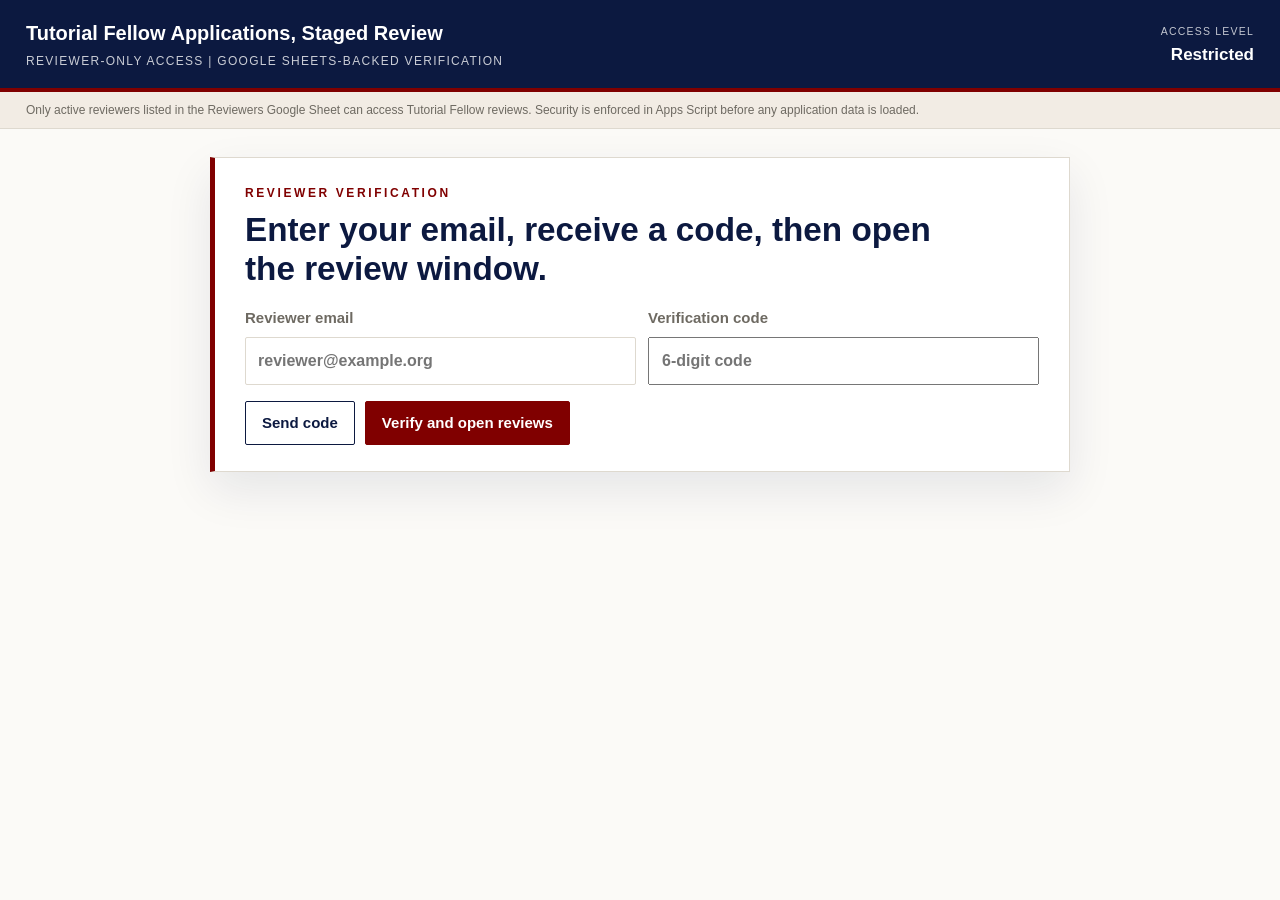
<file: tf-reviews/index(8).html>
<!doctype html>
<html lang="en">
  <head>
    <meta charset="utf-8" />
    <meta name="viewport" content="width=device-width, initial-scale=1" />
    <title>MathEpi Tutorial Fellow Review Portal</title>
    <meta name="theme-color" content="#800000" />
    <style>
      :root {
        --maroon: #800000;
        --navy: #0c1940;
        --paper: #fbfaf7;
        --line: #ded9cf;
        --ink: #1b1f2a;
        --muted: #6e6a62;
        --gold: #b08c3a;
        --ok: #2f6b4f;
        --warn: #9a5b12;
        --bad: #a33131;
      }

      * {
        box-sizing: border-box;
      }

      body {
        margin: 0;
        background: var(--paper);
        color: var(--ink);
        font-family: "Myriad Pro", "Segoe UI", Frutiger, "Helvetica Neue", Arial, sans-serif;
        font-size: 15px;
        line-height: 1.5;
      }

      [hidden] {
        display: none !important;
      }

      header.masthead {
        display: flex;
        flex-wrap: wrap;
        align-items: flex-end;
        justify-content: space-between;
        gap: 18px;
        padding: 18px 26px;
        border-bottom: 4px solid var(--maroon);
        background: var(--navy);
        color: #fff;
      }

      .masthead h1 {
        margin: 0;
        font-size: 20px;
        font-weight: 600;
      }

      .masthead .sub {
        margin-top: 4px;
        font-size: 12px;
        letter-spacing: 1.3px;
        text-transform: uppercase;
        opacity: 0.78;
      }

      .gcount {
        font-size: 12px;
        line-height: 1.7;
        text-align: right;
      }

      .gcount b {
        font-size: 17px;
      }

      .gbar {
        width: 170px;
        height: 6px;
        margin-top: 5px;
        overflow: hidden;
        border-radius: 3px;
        background: rgba(255, 255, 255, 0.22);
      }

      .gbar i {
        display: block;
        height: 100%;
        background: var(--gold);
      }

      .mocknote {
        padding: 9px 26px;
        border-bottom: 1px solid var(--line);
        background: #f2ece4;
        color: var(--muted);
        font-size: 12px;
      }

      .funnel {
        display: flex;
        overflow-x: auto;
        padding: 0 26px;
        border-bottom: 1px solid var(--line);
        background: #fff;
      }

      .stage {
        position: relative;
        min-width: 146px;
        flex: 1 1 0;
        padding: 14px 13px 12px;
        border: 0;
        border-right: 1px solid var(--line);
        border-radius: 0;
        background: #fff;
        color: inherit;
        cursor: pointer;
        text-align: left;
      }

      .stage:last-child {
        border-right: 0;
      }

      .stage:hover {
        background: #f5f2ec;
      }

      .stage.active {
        background: #f2ece4;
      }

      .stage.active::after {
        content: "";
        position: absolute;
        right: 0;
        bottom: -1px;
        left: 0;
        height: 3px;
        background: var(--maroon);
      }

      .stage .nm {
        color: var(--muted);
        font-size: 11px;
        letter-spacing: 1.1px;
        text-transform: uppercase;
      }

      .stage .ct {
        color: var(--navy);
        font-size: 28px;
        font-weight: 600;
        line-height: 1.15;
      }

      .stage .pct {
        color: var(--maroon);
        font-size: 11.5px;
        font-weight: 600;
      }

      .bar {
        height: 4px;
        margin-top: 7px;
        overflow: hidden;
        border-radius: 2px;
        background: #ede8e0;
      }

      .bar i {
        display: block;
        height: 100%;
        background: var(--maroon);
      }

      .toolbar {
        position: sticky;
        top: 0;
        z-index: 6;
        display: flex;
        flex-wrap: wrap;
        align-items: center;
        gap: 9px;
        padding: 12px 26px;
        border-bottom: 1px solid var(--line);
        background: var(--paper);
      }

      input[type="text"],
      input[type="email"],
      input[type="number"],
      textarea,
      select {
        border: 1px solid var(--line);
        border-radius: 2px;
        background: #fff;
        color: var(--ink);
        font: inherit;
      }

      input[type="text"],
      input[type="email"],
      select {
        padding: 6px 9px;
        font-size: 14px;
      }

      input[type="text"] {
        min-width: 210px;
      }

      button {
        border: 1px solid var(--navy);
        border-radius: 2px;
        background: #fff;
        color: var(--navy);
        padding: 6px 12px;
        font: inherit;
        font-size: 13px;
        cursor: pointer;
      }

      button:hover {
        background: var(--navy);
        color: #fff;
      }

      button.primary {
        border-color: var(--maroon);
        background: var(--maroon);
        color: #fff;
      }

      button.primary:hover {
        background: #600;
      }

      button:disabled {
        cursor: wait;
        opacity: 0.68;
      }

      .reviewer {
        display: flex;
        align-items: center;
        gap: 7px;
        margin-left: auto;
        color: var(--muted);
        font-size: 13px;
      }

      main {
        max-width: 1220px;
        padding: 18px 26px 70px;
      }

      .gate-card {
        max-width: 860px;
        margin: 28px auto;
        padding: 26px 30px;
        border: 1px solid var(--line);
        border-left: 5px solid var(--maroon);
        background: #fff;
        box-shadow: 0 18px 44px rgba(12, 25, 64, 0.09);
      }

      .gate-card .eyebrow {
        margin: 0 0 8px;
        color: var(--maroon);
        font-size: 12px;
        font-weight: 700;
        letter-spacing: 2.6px;
        text-transform: uppercase;
      }

      .gate-card h2 {
        max-width: 720px;
        margin: 0 0 18px;
        color: var(--navy);
        font-size: clamp(24px, 2.6vw, 34px);
        line-height: 1.18;
      }

      .gate-grid {
        display: grid;
        grid-template-columns: repeat(2, minmax(0, 1fr));
        gap: 12px;
      }

      .gate-grid label {
        display: grid;
        gap: 8px;
        color: var(--muted);
        font-weight: 600;
      }

      .gate-grid input {
        min-height: 48px;
        padding: 10px 12px;
        font-size: 16px;
        font-weight: 600;
      }

      .gate-actions {
        display: flex;
        flex-wrap: wrap;
        gap: 10px;
        margin-top: 16px;
      }

      .gate-actions button {
        min-height: 44px;
        padding: 9px 16px;
        font-size: 15px;
        font-weight: 700;
      }

      .status,
      .error,
      .success {
        width: fit-content;
        max-width: 100%;
        margin: 18px 0 0;
        padding: 11px 13px;
        border: 1px solid var(--line);
        border-left: 3px solid var(--gold);
        background: #fcfbf8;
        color: var(--navy);
        font-weight: 600;
      }

      .error {
        border-left-color: var(--bad);
        background: #f8e7e7;
        color: var(--bad);
      }

      .success {
        border-left-color: var(--ok);
        background: #e6efe9;
        color: var(--ok);
      }

      .cov {
        margin-bottom: 18px;
        padding: 14px 16px;
        border: 1px solid var(--line);
        border-top: 3px solid var(--navy);
        background: #fff;
      }

      .cov h3 {
        margin: 0 0 3px;
        color: var(--navy);
        font-size: 14px;
        letter-spacing: 0.3px;
      }

      .cov .cs {
        margin-bottom: 11px;
        color: var(--muted);
        font-size: 12.5px;
      }

      .grid {
        display: grid;
        grid-template-columns: repeat(auto-fill, minmax(126px, 1fr));
        gap: 5px;
      }

      .cell {
        padding: 6px 7px;
        border: 1px solid var(--line);
        background: #f7f5f1;
        font-size: 11px;
      }

      .cell b {
        display: block;
        font-size: 11.5px;
        letter-spacing: 0.4px;
      }

      .cell.l {
        border-color: #a8c6b4;
        background: #e6efe9;
      }

      .cell.t {
        border-color: #e0cb99;
        background: #faf2de;
      }

      .cell.n {
        border-color: #ddb3b3;
        background: #f8e7e7;
      }

      .cell span {
        color: var(--muted);
      }

      .legend {
        display: flex;
        flex-wrap: wrap;
        gap: 14px;
        margin-top: 9px;
        color: var(--muted);
        font-size: 11.5px;
      }

      .sw {
        display: inline-block;
        width: 11px;
        height: 11px;
        margin-right: 4px;
        border: 1px solid var(--line);
        vertical-align: -1px;
      }

      .row {
        display: grid;
        grid-template-columns: 56px 1fr 168px;
        gap: 14px;
        align-items: start;
        margin-bottom: 8px;
        padding: 13px 15px;
        border: 1px solid var(--line);
        border-left: 4px solid var(--line);
        background: #fff;
      }

      .row[data-s="shortlist"] {
        border-left-color: var(--gold);
      }

      .row[data-s="final"] {
        border-left-color: var(--navy);
      }

      .row[data-s="award"] {
        border-left-color: var(--ok);
      }

      .row[data-s="reject"] {
        border-left-color: var(--bad);
        opacity: 0.72;
      }

      .idtag {
        padding-top: 3px;
        color: var(--muted);
        font-size: 11px;
        letter-spacing: 0.5px;
      }

      .nm2 {
        color: var(--navy);
        font-size: 16px;
        font-weight: 600;
      }

      .ident {
        display: flex;
        gap: 0;
        max-width: 660px;
        margin-top: 6px;
        overflow: hidden;
        border: 1px solid var(--line);
        border-radius: 2px;
        background: #fcfbf8;
      }

      .ident div {
        flex: 1 1 auto;
        min-width: 0;
        padding: 5px 10px;
        border-right: 1px solid var(--line);
      }

      .ident div:last-child {
        flex: 2 1 auto;
        border-right: 0;
      }

      .ident .k,
      .dual .k {
        display: block;
        color: var(--muted);
        font-size: 9.5px;
        letter-spacing: 1.1px;
        text-transform: uppercase;
      }

      .ident .v {
        display: block;
        overflow: hidden;
        font-size: 13px;
        text-overflow: ellipsis;
        white-space: nowrap;
      }

      .ident .v.f {
        color: var(--maroon);
      }

      .ident .v.m {
        color: var(--navy);
      }

      .dual {
        display: flex;
        gap: 5px;
        margin-top: 6px;
      }

      .dual div {
        flex: 1;
        padding: 4px 7px;
        border: 1px solid var(--line);
        background: #fcfbf8;
        text-align: center;
      }

      .dual .v {
        font-size: 12.5px;
        font-weight: 600;
      }

      .v.Strong {
        color: var(--ok);
      }

      .v.Credible {
        color: var(--navy);
      }

      .v.Thin {
        color: var(--warn);
      }

      .v.Notevidenced {
        color: var(--bad);
      }

      .chips {
        display: flex;
        flex-wrap: wrap;
        gap: 5px;
        margin-top: 7px;
      }

      .chip {
        padding: 3px 8px;
        border: 1px solid var(--line);
        background: #faf8f4;
        color: var(--muted);
        font-size: 11px;
        letter-spacing: 0.4px;
      }

      .chip.good {
        border-color: #bfd8cb;
        color: var(--ok);
      }

      .chip.flag {
        border-color: #e3cda8;
        color: var(--warn);
      }

      .chip.bad {
        border-color: #e0b9b9;
        color: var(--bad);
      }

      .chip.crs {
        border-color: #b9c2d6;
        background: #f2f4f9;
        color: var(--navy);
        font-weight: 600;
      }

      .chip.crs.bf {
        border-color: var(--navy);
        background: var(--navy);
        color: #fff;
      }

      .actions {
        display: flex;
        flex-direction: column;
        gap: 6px;
        align-items: flex-end;
        text-align: right;
      }

      .rec {
        width: 100%;
        padding: 5px 9px;
        border: 1px solid;
        font-size: 12px;
        font-weight: 600;
        text-align: center;
      }

      .rec.s {
        border-color: var(--ok);
        background: var(--ok);
        color: #fff;
      }

      .rec.p {
        border-color: #a8c6b4;
        background: #eff5f1;
        color: var(--ok);
      }

      .rec.r {
        border-color: #e0cb99;
        background: #fbf5e7;
        color: var(--warn);
      }

      .rec.d {
        border-color: var(--bad);
        background: var(--bad);
        color: #fff;
      }

      .covnum {
        color: var(--muted);
        font-size: 11.5px;
      }

      .notecount {
        color: var(--maroon);
        font-size: 12px;
        font-weight: 600;
      }

      .empty {
        padding: 34px;
        color: var(--muted);
        text-align: center;
      }

      .scrim {
        position: fixed;
        inset: 0;
        z-index: 20;
        display: none;
        background: rgba(12, 25, 64, 0.42);
      }

      .scrim.open {
        display: block;
      }

      .drawer {
        position: fixed;
        top: 0;
        right: 0;
        z-index: 21;
        display: block;
        width: min(980px, 100%);
        height: 100%;
        border-left: 4px solid var(--maroon);
        background: #fff;
        overflow-y: auto;
        transform: translateX(100%);
        transition: transform 0.22s;
      }

      .drawer.open {
        transform: none;
      }

      .dhead {
        padding: 16px 20px;
        border-bottom: 1px solid var(--line);
        background: var(--navy);
        color: #fff;
      }

      .dhead h2 {
        margin: 0;
        font-size: 18px;
      }

      .dhead .dmeta {
        margin-top: 3px;
        font-size: 12.5px;
        opacity: 0.82;
      }

      .close {
        float: right;
        border: 1px solid rgba(255, 255, 255, 0.45);
        background: none;
        color: #fff;
      }

      .close:hover {
        background: #fff;
        color: var(--navy);
      }

      .tabs {
        display: flex;
        border-bottom: 1px solid var(--line);
        background: #f7f4ef;
      }

      .tabs button {
        padding: 9px 15px;
        border: 0;
        border-right: 1px solid var(--line);
        border-radius: 0;
        background: none;
        color: var(--muted);
        font-size: 13px;
      }

      .tabs button.on {
        background: #fff;
        color: var(--maroon);
        box-shadow: inset 0 -3px 0 var(--maroon);
        font-weight: 600;
      }

      .stagepick {
        display: flex;
        flex-wrap: wrap;
        gap: 5px;
        padding: 11px 20px;
        border-bottom: 1px solid var(--line);
        background: #f7f4ef;
      }

      .stagepick button.sel {
        border-color: var(--maroon);
        background: var(--maroon);
        color: #fff;
      }

      .stagepick button:disabled {
        cursor: default;
      }

      .stagepick .stage-help {
        align-self: center;
        color: var(--muted);
        font-size: 11.5px;
      }

      .dbody {
        padding: 18px 20px;
      }

      .fld {
        margin-bottom: 15px;
      }

      .fld h4,
      .narr h4,
      .gate h4 {
        margin: 0 0 3px;
        color: var(--maroon);
        font-size: 10.5px;
        letter-spacing: 1.1px;
        text-transform: uppercase;
      }

      .fld p {
        margin: 0;
        font-size: 14px;
        white-space: pre-wrap;
      }

      .narr {
        margin-bottom: 16px;
        padding: 13px 15px;
        border: 1px solid var(--line);
        border-top: 3px solid var(--gold);
        background: #fcfbf8;
      }

      .narr h5 {
        margin: 12px 0 4px;
        color: var(--navy);
        font-size: 12.5px;
      }

      .narr ul {
        margin: 0;
        padding-left: 17px;
        font-size: 13.5px;
      }

      .narr li {
        margin-bottom: 4px;
      }

      .analysis-editor {
        border-top-color: var(--maroon);
        background: #fff;
      }

      .analysis-grid {
        display: grid;
        grid-template-columns: 1fr;
        gap: 12px;
      }

      .score-detail label {
        display: grid;
        grid-template-columns: 1fr 76px;
        gap: 10px;
        align-items: center;
        padding: 9px 10px;
        border: 1px solid var(--line);
        background: #fff;
        color: var(--navy);
        font-size: 12.5px;
        font-weight: 600;
      }

      .analysis-section {
        border: 1px solid #cfd8e6;
        background: #f5f8fc;
      }

      .analysis-section .section-top {
        background: #edf2f8;
      }

      .evidence-card {
        margin-top: 7px;
        border: 1px solid #ded8cc;
        background: #fcfaf5;
      }

      .evidence-card h5 {
        margin: 0;
        padding: 8px 11px;
        border-bottom: 1px solid #e6e0d5;
        color: var(--navy);
        background: #f6f2e9;
        font-size: 12.5px;
      }

      .evidence-card .evidence-body {
        padding: 9px 11px;
        color: var(--ink);
        font-size: 13px;
        line-height: 1.55;
        white-space: pre-wrap;
      }

      .analysis-section .section-top {
        display: flex;
        align-items: center;
        justify-content: space-between;
        gap: 10px;
        padding: 9px 11px;
        border-bottom: 1px solid #d6dfec;
        background: #edf2f8;
      }

      .analysis-section h5 {
        margin: 0;
        color: var(--navy);
        font-size: 13px;
      }

      .analysis-section .section-top button,
      .analysis-section .section-actions button {
        padding: 4px 8px;
        border-color: var(--line);
        color: var(--navy);
        font-size: 11.5px;
        font-weight: 700;
      }

      .section-view {
        padding: 10px 12px 12px;
        color: var(--ink);
        font-size: 13.5px;
        line-height: 1.6;
      }

      .section-view h6 {
        margin: 10px 0 3px;
        color: var(--navy);
        font-size: 12.5px;
      }

      .section-view h6:first-child {
        margin-top: 0;
      }

      .section-view p {
        margin: 0 0 9px;
      }

      .section-view p:last-child {
        margin-bottom: 0;
      }

      .section-edit {
        display: none;
        width: 100%;
        min-height: 128px;
        padding: 10px 11px;
        border: 0;
        border-top: 1px solid var(--line);
        border-radius: 0;
        color: var(--ink);
        font-size: 14px;
        line-height: 1.55;
        resize: vertical;
      }

      .section-edit.tall {
        min-height: 210px;
      }

      .analysis-section.editing .section-view {
        display: none;
      }

      .analysis-section.editing .section-edit {
        display: block;
      }

      .section-actions {
        display: none;
        gap: 6px;
        padding: 8px 11px;
        border-top: 1px solid var(--line);
        background: #f7f4ef;
      }

      .analysis-section.editing .section-actions {
        display: flex;
      }

      .analysis-actions {
        display: flex;
        flex-wrap: wrap;
        gap: 8px;
        align-items: center;
        margin-top: 10px;
      }

      .score-detail {
        display: grid;
        grid-template-columns: repeat(2, minmax(0, 1fr));
        gap: 10px;
        margin: 9px 0 11px;
      }

      .score-detail input[type="number"] {
        width: 100%;
        padding: 5px 7px;
      }

      .score-summary {
        display: grid;
        grid-template-columns: repeat(3, minmax(0, 1fr));
        gap: 8px;
        margin: 10px 0 12px;
      }

      .score-card {
        padding: 10px 11px;
        border: 1px solid var(--line);
        background: #fff;
      }

      .score-card span {
        display: block;
        color: var(--muted);
        font-size: 10px;
        letter-spacing: 1px;
        text-transform: uppercase;
      }

      .score-card input,
      .score-card b {
        display: block;
        width: 100%;
        margin-top: 4px;
        color: var(--navy);
        font-size: 24px;
        font-weight: 700;
      }

      .score-card input {
        border: 0;
        border-bottom: 1px solid var(--line);
        border-radius: 0;
        padding: 0 0 3px;
      }

      .score-basis {
        margin: 10px 0;
        border: 1px solid var(--line);
        background: #fff;
      }

      .score-basis summary {
        cursor: pointer;
        padding: 9px 11px;
        color: var(--navy);
        font-weight: 700;
      }

      .score-basis .score-detail {
        margin: 0;
        padding: 0 11px 11px;
      }

      .disc {
        margin-top: 11px;
        padding-top: 8px;
        border-top: 1px solid var(--line);
        color: var(--muted);
        font-size: 11.5px;
      }

      .rbars {
        display: grid;
        grid-template-columns: 150px 1fr 34px;
        gap: 7px;
        align-items: center;
        margin-bottom: 5px;
        font-size: 12.5px;
      }

      .rbars .t {
        height: 7px;
        overflow: hidden;
        border-radius: 3px;
        background: #ede8e0;
      }

      .rbars .t i {
        display: block;
        height: 100%;
        background: var(--navy);
      }

      .best,
      .inst,
      .gate,
      .ovr {
        margin: 12px 0;
        padding: 11px 13px;
        border: 1px solid var(--line);
        border-left: 3px solid var(--navy);
        background: #f7f9fc;
      }

      .best {
        border-left-color: var(--maroon);
        background: #fbf7f4;
      }

      .ovr {
        border-left-color: var(--gold);
        background: #fcfaf5;
      }

      .inst .b,
      .best .b,
      .ovr .b {
        color: var(--navy);
        font-size: 12.5px;
        font-weight: 600;
      }

      .unit {
        padding: 4px 0;
        border-bottom: 1px solid #e7ebf2;
        font-size: 12.5px;
      }

      .unit b {
        color: var(--navy);
      }

      .unit span {
        color: var(--muted);
        font-size: 11.5px;
      }

      .crow {
        display: grid;
        grid-template-columns: 56px 1fr 120px;
        gap: 9px;
        align-items: start;
        padding: 7px 8px;
        border-bottom: 1px solid #efebe4;
        font-size: 13px;
      }

      .crow code {
        color: var(--muted);
        font-size: 11.5px;
      }

      .crow .lv {
        padding-top: 2px;
        border: 0;
        color: var(--muted);
        font-size: 11px;
        font-weight: 600;
        letter-spacing: 0.4px;
        text-align: right;
        text-transform: uppercase;
      }

      .ev {
        display: block;
        color: var(--muted);
        font-size: 11.5px;
      }

      .ovr .r {
        display: grid;
        grid-template-columns: 150px 78px 1fr;
        gap: 8px;
        align-items: center;
        margin-bottom: 6px;
        font-size: 12.5px;
      }

      .ovr input[type="number"] {
        width: 72px;
        padding: 4px 6px;
      }

      .ovr input[type="text"] {
        width: 100%;
        padding: 5px 7px;
        font-size: 13px;
      }

      .was {
        color: var(--muted);
        font-size: 11.5px;
      }

      .notes {
        max-height: none;
        overflow: visible;
        padding: 13px 20px;
        border-top: 1px solid var(--line);
        background: #fbfaf7;
      }

      .notes-title {
        margin-bottom: 8px;
        color: var(--maroon);
        font-size: 10.5px;
        font-weight: 700;
        letter-spacing: 1.1px;
        text-transform: uppercase;
      }

      .note {
        margin-bottom: 8px;
        padding: 7px 10px;
        border: 1px solid var(--line);
        border-left: 3px solid var(--gold);
        background: #fff;
      }

      .manager-stage {
        margin-bottom: 12px;
        padding: 10px 11px;
        border: 1px solid var(--line);
        border-left: 3px solid var(--maroon);
        background: #fff;
      }

      .manager-stage .rowline,
      .note-controls {
        display: grid;
        grid-template-columns: repeat(2, minmax(0, 1fr));
        gap: 8px;
        align-items: end;
      }

      .manager-stage label,
      .note-controls label {
        display: grid;
        gap: 4px;
        color: var(--navy);
        font-size: 11.5px;
        font-weight: 700;
      }

      .panel-grid {
        display: grid;
        grid-template-columns: repeat(3, minmax(0, 1fr));
        gap: 8px;
        margin-bottom: 10px;
      }

      .panel-card {
        min-height: 132px;
        padding: 9px 10px;
        border: 1px solid var(--line);
        border-left: 3px solid var(--navy);
        background: #fff;
      }

      .panel-card.pending {
        border-left-color: var(--line);
        color: var(--muted);
      }

      .panel-card .panel-top {
        display: flex;
        justify-content: space-between;
        gap: 8px;
      }

      .panel-card .name {
        color: var(--navy);
        font-size: 13px;
        font-weight: 700;
      }

      .panel-card .role {
        color: var(--muted);
        font-size: 10.5px;
        letter-spacing: 0.7px;
        text-transform: uppercase;
      }

      .panel-card .verdict {
        margin: 8px 0 5px;
        color: var(--maroon);
        font-size: 12.5px;
        font-weight: 700;
      }

      .panel-card .stage-rec,
      .panel-card .when {
        color: var(--muted);
        font-size: 11.5px;
      }

      .panel-card .comment {
        margin-top: 8px;
        color: var(--ink);
        font-size: 12.5px;
        line-height: 1.45;
        white-space: pre-wrap;
      }

      .note .who {
        color: var(--navy);
        font-size: 12px;
        font-weight: 600;
      }

      .note .when {
        margin-left: 6px;
        color: var(--muted);
        font-size: 11px;
        font-weight: 400;
      }

      .note .txt,
      .note textarea {
        width: 100%;
        min-height: 48px;
        margin-top: 4px;
        padding: 6px;
        border: 1px solid var(--line);
        font: inherit;
        font-size: 13.5px;
        resize: vertical;
        white-space: pre-wrap;
      }

      .note .act {
        float: right;
      }

      .note .act button {
        margin-left: 4px;
        padding: 2px 7px;
        border-color: var(--line);
        color: var(--muted);
        font-size: 11px;
      }

      .noteform {
        display: grid;
        gap: 8px;
        padding: 11px 20px;
        border-top: 1px solid var(--line);
        background: #fff;
      }

      .noteform textarea {
        min-height: 50px;
        width: 100%;
        padding: 7px;
        font: inherit;
        font-size: 14px;
        resize: vertical;
      }

      .noteform .note-actions {
        display: flex;
        flex-wrap: wrap;
        gap: 8px;
        align-items: center;
      }

      @media (max-width: 700px) {
        header.masthead,
        .toolbar,
        main {
          padding-inline: 14px;
        }

        .gate-card {
          margin: 20px 14px;
          padding: 24px;
        }

        .gate-grid,
        .row,
        .crow,
        .analysis-grid,
        .panel-grid,
        .manager-stage .rowline,
        .note-controls,
        .score-summary,
        .score-detail,
        .ovr .r,
        .rbars {
          grid-template-columns: 1fr;
        }

        .actions {
          flex-direction: row;
          align-items: center;
          text-align: left;
        }

        .ident,
        .dual,
        .noteform {
          flex-wrap: wrap;
        }

        .reviewer {
          margin-left: 0;
        }
      }
    </style>
  </head>
  <body>
    <section id="loginScreen">
      <header class="masthead">
        <div>
          <h1>Tutorial Fellow Applications, Staged Review</h1>
          <div class="sub">Reviewer-only access | Google Sheets-backed verification</div>
        </div>
        <div class="gcount"><div style="font-size:10.5px;letter-spacing:1.2px;text-transform:uppercase;opacity:.75">Access level</div><b>Restricted</b></div>
      </header>
      <div class="mocknote">Only active reviewers listed in the Reviewers Google Sheet can access Tutorial Fellow reviews. Security is enforced in Apps Script before any application data is loaded.</div>
      <section class="gate-card">
        <p class="eyebrow">Reviewer verification</p>
        <h2>Enter your email, receive a code, then open the review window.</h2>
        <div class="gate-grid">
          <label>
            Reviewer email
            <input id="reviewerEmail" type="email" placeholder="reviewer@example.org" autocomplete="email" />
          </label>
          <label>
            Verification code
            <input id="reviewerCode" inputmode="numeric" maxlength="6" placeholder="6-digit code" autocomplete="one-time-code" />
          </label>
        </div>
        <div class="gate-actions">
          <button id="sendCodeButton" type="button">Send code</button>
          <button id="verifyButton" class="primary" type="button">Verify and open reviews</button>
        </div>
        <div id="messageArea"></div>
      </section>
    </section>

    <section id="reviewScreen" hidden>
      <header class="masthead">
        <div>
          <h1>Tutorial Fellow Applications, Staged Review</h1>
          <div class="sub">MathEpi Cooperative Master's Programme | AIMS RIC and KEMRI | Ref MathEpi-TF-2026-001</div>
        </div>
        <div class="gcount" id="gcount"></div>
      </header>

      <div class="mocknote">Reviewer assessment workspace. The panel decides; this page helps reviewers trace evidence, edit scores, and record comments. Coverage can still reflect how much the applicant wrote, so reviewers should adjust every score against the application text.</div>
      <div class="funnel" id="funnel"></div>

      <div class="toolbar">
        <input type="text" id="q" placeholder="Search name, country, PhD field, institution" />
        <select id="sortby">
          <option value="weighted">Sort: weighted 70:30 score</option>
          <option value="rec">Sort: recommendation</option>
          <option value="cov">Sort: curriculum coverage</option>
          <option value="res">Sort: research strength</option>
          <option value="name">Sort: name</option>
          <option value="notes">Sort: most discussed</option>
        </select>
        <select id="crs"><option value="">Filter: any course</option></select>
        <button id="exportBtn" type="button">Export review JSON</button>
        <button id="refreshButton" type="button">Refresh from Sheets</button>
        <button id="signOutButton" type="button">Clear session</button>
        <div class="reviewer">Reviewing as <b id="reviewerName">Reviewer</b></div>
      </div>

      <main>
        <div id="reviewMessageArea"></div>
        <div class="cov" id="cov"></div>
        <div id="list"></div>
      </main>

      <div class="scrim" id="scrim"></div>
      <aside class="drawer" id="drawer">
        <div class="dhead">
          <button class="close" id="closeBtn" type="button">Close</button>
          <h2 id="dName"></h2>
          <div class="dmeta" id="dMeta"></div>
        </div>
        <div class="tabs">
          <button data-t="eval" class="on" type="button">Evaluation</button>
          <button data-t="app" type="button">Application</button>
        </div>
        <div class="stagepick" id="stagepick"></div>
        <div class="dbody" id="dBody"></div>
        <div class="notes" id="dNotes"></div>
        <div class="noteform">
          <div class="note-controls">
            <label>
              Your verdict
              <select id="panelVerdict"></select>
            </label>
            <label>
              Your stage recommendation
              <select id="panelStageRec"></select>
            </label>
          </div>
          <textarea id="noteTxt" placeholder="Write your panel comment. It will be tagged with your reviewer name and visible to the other reviewers."></textarea>
          <div class="note-actions">
            <button class="primary" id="addNote" type="button">Save panel comment</button>
            <button id="cancelNoteEdit" type="button">Cancel edit</button>
          </div>
        </div>
      </aside>
    </section>

    <script>
      (function () {
        var APPS_SCRIPT_URL = "https://script.google.com/macros/s/AKfycbyrBseE_6REWP5D4zySf-Z6j_x9nUofWvT426M_HG5FoPllMDOZEcEa-f_Of4zryTQ9/exec";
        var SESSION_KEY = "mathepi-standalone-review-session";
        var session = null;
        var state = {
          applications: [],
          scores: [],
          analyses: [],
          notes: [],
          stages: [],
          assignments: [],
          reviewers: [],
          stage: "all",
          sort: "weighted",
          query: "",
          course: "",
          openId: "",
          tab: "eval",
          editingNoteId: ""
        };

        var STAGES = [
          { id: "all", label: "All applicants", target: 100, rank: 0 },
          { id: "screened", label: "Screened", target: 85, rank: 1 },
          { id: "shortlist", label: "Shortlist", target: 70, rank: 2 },
          { id: "finalists", label: "Finalists", target: 30, rank: 3 },
          { id: "decision", label: "Decision", target: 10, rank: 4 }
        ];

        var REVIEW_VERDICTS = [
          "Strongly support",
          "Support",
          "Maybe / discuss",
          "Do not support"
        ];

        var STAGE_RECOMMENDATIONS = [
          "Keep current stage",
          "Screened",
          "Shortlist",
          "Finalists",
          "Decision",
          "Do not progress"
        ];

        var COURSES = [
          ["MES01", "Mathematical Problem Solving", "problem solving proof logic quantitative reasoning"],
          ["MES02", "Differential Equations and Modelling", "differential equations dynamical systems modelling ode pde"],
          ["MES03", "Physical Problem Solving", "physical systems mechanics physics modelling"],
          ["MES04", "Introduction to Probability and Statistics", "probability statistics inference distributions uncertainty"],
          ["MES05", "Introduction to R and Python", "R Python programming data wrangling computing"],
          ["MES06", "Scientific Computing and LaTeX", "scientific computing latex reproducible reports numerical"],
          ["MEC01", "Introduction to Epidemiology", "epidemiology incidence prevalence public health disease"],
          ["MEC02", "Epidemiology for Disease Modelling", "infectious disease epidemic models surveillance transmission"],
          ["MEC03", "Introduction to Mathematical Modelling", "mathematical modelling systems assumptions simulation"],
          ["MEC04", "Developing Models in Public Health", "public health modelling policy interventions model building"],
          ["MEC05", "Model Fitting and Validation", "model fitting validation calibration likelihood inference"],
          ["MEC06", "Numerical Methods", "numerical methods computation algorithms simulation"],
          ["MEC07", "Introduction to Data Analysis", "data analysis visualization regression statistics"],
          ["MEC08", "Advanced Data Analysis", "advanced data analysis modelling statistical learning"],
          ["MEC09", "Professional and Entrepreneurship Development", "communication entrepreneurship professional development leadership"],
          ["MEC10", "Advanced Data Science for Epidemiology", "data science machine learning predictive modelling epidemiology"],
          ["MEE01", "Survival Analysis", "survival analysis time event hazard censoring"],
          ["MEE02", "Time Series Analysis", "time series forecasting temporal sequential data"],
          ["MEE03", "Bayesian Statistics", "bayesian statistics mcmc prior posterior inference"],
          ["MEE04", "Stochastic Models", "stochastic models random processes markov uncertainty"]
        ].map(function (row) {
          return { code: row[0], title: row[1], text: row.join(" ") };
        });

        function $(id) {
          return document.getElementById(id);
        }

        function esc(value) {
          return String(value == null ? "" : value).replace(/[&<>"']/g, function (char) {
            return { "&": "&amp;", "<": "&lt;", ">": "&gt;", '"': "&quot;", "'": "&#39;" }[char];
          });
        }

        function safeId(value) {
          return String(value || "").replace(/[^a-zA-Z0-9_-]/g, "_");
        }

        function jsString(value) {
          return JSON.stringify(String(value == null ? "" : value));
        }

        function textOf(value) {
          if (!value) return "";
          if (typeof value === "string" || typeof value === "number") return String(value);
          if (Array.isArray(value)) return value.map(textOf).join(" ");
          if (typeof value === "object") return Object.keys(value).map(function (key) { return textOf(value[key]); }).join(" ");
          return "";
        }

        function parseJson(value, fallback) {
          try {
            return value ? JSON.parse(value) : fallback;
          } catch (error) {
            return fallback;
          }
        }

        function showMessage(targetId, type, text) {
          $(targetId).innerHTML = text ? '<p class="' + type + '">' + esc(text) + "</p>" : "";
        }

        function setBusy(action, busy) {
          $("sendCodeButton").disabled = busy;
          $("verifyButton").disabled = busy;
          $("refreshButton").disabled = busy;
          $("sendCodeButton").textContent = action === "send" && busy ? "Sending code..." : "Send code";
          $("verifyButton").textContent = action === "verify" && busy ? "Checking access..." : "Verify and open reviews";
          $("refreshButton").textContent = action === "load" && busy ? "Loading..." : "Refresh from Sheets";
        }

        function jsonp(action, payload, timeoutMs) {
          return new Promise(function (resolve, reject) {
            var callbackName = "mathepiReview_" + Date.now() + "_" + Math.random().toString(36).slice(2);
            var script = document.createElement("script");
            var done = false;
            var timer = setTimeout(function () {
              finish();
              reject(new Error("Google Apps Script is taking too long to respond. Please try again."));
            }, timeoutMs || 30000);

            function finish() {
              if (done) return;
              done = true;
              clearTimeout(timer);
              try {
                delete window[callbackName];
              } catch (error) {
                window[callbackName] = undefined;
              }
              if (script.parentNode) script.parentNode.removeChild(script);
            }

            window[callbackName] = function (result) {
              finish();
              if (result && result.ok === false) reject(new Error(result.error || "Apps Script request failed."));
              else resolve(result || {});
            };

            script.onerror = function () {
              finish();
              reject(new Error("Could not reach Apps Script. Check the Web App deployment."));
            };

            script.src =
              APPS_SCRIPT_URL +
              "?" +
              [
                "action=" + encodeURIComponent(action),
                "payload=" + encodeURIComponent(JSON.stringify(payload || {})),
                "callback=" + encodeURIComponent(callbackName),
                "_=" + Date.now()
              ].join("&");
            document.head.appendChild(script);
          });
        }

        function reviewPayload(extra) {
          var payload = {
            email: session && session.email || "",
            reviewerEmail: session && session.email || "",
            sessionToken: session && session.sessionToken || ""
          };
          extra = extra || {};
          Object.keys(extra).forEach(function (key) {
            payload[key] = extra[key];
          });
          return payload;
        }

        function loginReviewerEmail() {
          return $("reviewerEmail").value.trim().toLowerCase();
        }

        function reviewerCode() {
          return $("reviewerCode").value.trim();
        }

        function requestCode() {
          var email = loginReviewerEmail();
          if (!email) {
            showMessage("messageArea", "error", "Enter reviewer email first.");
            return;
          }
          setBusy("send", true);
          showMessage("messageArea", "status", "Sending verification code through Google...");
          jsonp("requestReviewerOtp", { email: email }, 30000)
            .then(function () {
              showMessage("messageArea", "success", "Verification code sent. Check your inbox, spam, Promotions, and Updates folders.");
              setBusy("", false);
            })
            .catch(function (error) {
              showMessage("messageArea", "error", error.message || "Reviewer code could not be sent.");
              setBusy("", false);
            });
        }

        function verifyCode() {
          var email = loginReviewerEmail();
          var code = reviewerCode();
          if (!email || !code) {
            showMessage("messageArea", "error", "Enter reviewer email and the 6-digit verification code.");
            return;
          }
          setBusy("verify", true);
          showMessage("messageArea", "status", "Verifying reviewer access...");
          jsonp("verifyReviewerOtp", { email: email, code: code }, 30000)
            .then(function (result) {
              session = {
                email: result.email || email,
                sessionToken: result.sessionToken,
                reviewer: result.reviewer || { email: email },
                expiresAt: Date.now() + Number(result.expiresInSeconds || 21600) * 1000
              };
              try {
                window.sessionStorage.setItem(SESSION_KEY, JSON.stringify(session));
              } catch (error) {}
              openReviewWindow();
              loadApplications();
            })
            .catch(function (error) {
              showMessage("messageArea", "error", error.message || "Reviewer verification failed.");
              setBusy("", false);
            });
        }

        function openReviewWindow() {
          $("loginScreen").hidden = true;
          $("reviewScreen").hidden = false;
          $("reviewerName").textContent = reviewerName();
          setBusy("", false);
          render();
        }

        function reviewerName() {
          var reviewer = session && session.reviewer ? session.reviewer : {};
          return reviewer.name || reviewer.email || (session && session.email) || "Reviewer";
        }

        function reviewerEmail() {
          var typed = $("reviewerEmail") && $("reviewerEmail").value ? $("reviewerEmail").value.trim().toLowerCase() : "";
          if (typed) return typed;
          var reviewer = session && session.reviewer ? session.reviewer : {};
          return String(reviewer.email || (session && session.email) || "").toLowerCase();
        }

        function isReviewManager() {
          var reviewer = session && session.reviewer ? session.reviewer : {};
          var role = String(reviewer.role || "").toLowerCase();
          var identity = [reviewer.name, reviewer.email, session && session.email].filter(Boolean).join(" ").toLowerCase();
          return role === "academic manager" ||
            role === "review manager" ||
            role === "manager" ||
            role === "admin" ||
            role === "super admin" ||
            role === "chair" ||
            identity.indexOf("cecil") >= 0;
        }

        function optionsHtml(options, selected) {
          return options.map(function (option) {
            return '<option value="' + esc(option) + '" ' + (String(selected || "") === option ? "selected" : "") + '>' + esc(option) + "</option>";
          }).join("");
        }

        function loadApplications() {
          if (!session || !session.sessionToken) {
            showMessage("reviewMessageArea", "error", "Reviewer session missing. Please verify again.");
            return;
          }
          setBusy("load", true);
          showMessage("reviewMessageArea", "status", "Loading applications from Google Sheets...");
          jsonp("listReviewApplicants", reviewPayload(), 45000)
            .then(function (result) {
              state.applications = (result.applications || []).map(normalizeApplication);
              state.scores = result.scores || [];
              state.analyses = result.analyses || [];
              state.notes = result.notes || [];
              state.stages = result.stages || [];
              state.assignments = result.assignments || [];
              state.reviewers = result.reviewers || [];
              if (!state.openId && state.applications[0]) state.openId = state.applications[0].applicationId;
              showMessage("reviewMessageArea", "success", "Loaded " + state.applications.length + " applications.");
              setBusy("", false);
              render();
            })
            .catch(function (error) {
              showMessage("reviewMessageArea", "error", error.message || "Could not load applications from Google Sheets.");
              setBusy("", false);
            });
        }

        function normalizeApplication(app, index) {
          app = app || {};
          var id = app.applicationId || app.application_id || app.id || app.ref || ("TF" + String(index + 1).padStart(3, "0"));
          var references = app.references || app.refs || parseJson(app.references_json, []);
          if (!Array.isArray(references)) references = [];
          return {
            original: app,
            applicationId: String(id),
            displayId: shortApplicationCode(app, index),
            applicant: app.applicant || app.fullName || app.full_name || app.name || "Unnamed applicant",
            title: app.title || "",
            gender: app.gender || "",
            email: app.email || app.applicantEmail || "",
            phone: app.phone || app.phoneNumber || "",
            nationality: app.nationality || "",
            country: app.country || app.countryOfResidence || app.residenceCountry || "",
            affiliation: app.affiliation || app.currentAffiliation || "",
            designation: app.designation || app.currentDesignation || "",
            phdInstitution: app.phdInstitution || app.phd_institution || "",
            phdField: app.phdField || app.phd_field || app.field || "",
            phdCompletion: app.phdCompletion || app.phd_completion || app.phdCompletionDate || "",
            thesisTitleExplainer: app.thesisTitleExplainer || app.thesis || app.thesisTitle || "",
            researchArea: app.researchArea || "",
            quantitativeBackground: app.quantitativeBackground || "",
            appliedTrackRecord: app.appliedTrackRecord || "",
            teachingExperience: app.teachingExperience || "",
            tutoringExperience: app.tutoringExperience || "",
            mentoringExperience: app.mentoringExperience || "",
            researchExperience: app.researchExperience || "",
            teachingSupport: app.teachingSupport || app.handsOnSupport || "",
            researchPlan: app.researchPlan || "",
            careerGrowth: app.careerGrowth || "",
            availability: app.availability || "",
            residenceReady: app.residenceReady || "",
            teachingGapReady: app.teachingGapReady || "",
            englishCommunication: app.englishCommunication || "",
            aimsAlumni: app.aimsAlumni || "",
            aimsCentre: app.aimsCentre || "",
            aimsProgrammeYear: app.aimsProgrammeYear || "",
            passport: app.passport || app.passportFile || "",
            phdCertificate: app.phdCertificate || app.certificate || "",
            submittedAt: app.submittedAt || app.submitted_at || "",
            references: references,
            fullApplication: app.fullApplication || app
          };
        }

        function shortApplicationCode(app, index) {
          var existing = app.applicant_code || app.applicantCode || app.short_code || app.shortCode;
          if (existing) return String(existing);
          var yearText = String(app.submittedAt || app.submitted_at || "2026");
          var year = (yearText.match(/\b(20\d{2})\b/) || ["2026", "2026"])[1].slice(-2);
          return "TF-" + String(index + 1).padStart(2, "0") + "-" + year;
        }

        function tokenSet(text) {
          var stop = {
            with: true, that: true, this: true, from: true, have: true, will: true, been: true,
            their: true, there: true, they: true, them: true, into: true, using: true, used: true,
            also: true, such: true, more: true, than: true, course: true, students: true, research: true,
            teaching: true, public: true, health: true, mathematical: true, mathematics: true
          };
          var words = String(text || "").toLowerCase().replace(/[^a-z0-9\s]/g, " ").split(/\s+/);
          var out = {};
          words.forEach(function (word) {
            if (word.length >= 4 && !stop[word]) out[word] = true;
          });
          return out;
        }

        function allText(app) {
          return [
            app.phdField,
            app.thesisTitleExplainer,
            app.researchArea,
            app.quantitativeBackground,
            app.appliedTrackRecord,
            app.teachingExperience,
            app.tutoringExperience,
            app.mentoringExperience,
            app.researchExperience,
            app.teachingSupport,
            app.researchPlan,
            app.careerGrowth,
            textOf(app.fullApplication)
          ].join(" ");
        }

        
        function cleanEvidence(value) {
          return String(value == null ? "" : value).replace(/\s+/g, " ").trim();
        }

        function evidenceLength(value) {
          return cleanEvidence(value).split(/\s+/).filter(Boolean).length;
        }

        function countMatches(value, patterns) {
          return patterns.filter(function (pattern) { return pattern.test(String(value || "")); }).length;
        }

        function evidenceLevel(value) {
          var text = cleanEvidence(value);
          if (!text) return 0;
          var detail = countMatches(text, [
            /\d+/,
            /(student|cohort|participant|class|group|research assistant|intern)/i,
            /(week|month|year|semester|hour|daily|weekly)/i,
            /(university|institute|centre|college|school|kemri|aims|hospital|ministry)/i,
            /(R|Python|Sage|Matlab|Stata|SPSS|LaTeX|Quarto|SQL|Julia)/,
            /(MSc|PhD|undergraduate|postgraduate|junior|senior)/i,
            /(mark|assess|feedback|grade|rubric|supervis|mentor|facilitat|lectur|tutor)/i
          ]);
          var words = evidenceLength(text);
          if (words >= 120 && detail >= 5) return 4;
          if (words >= 70 && detail >= 3) return 3;
          if (words >= 35 && detail >= 2) return 2;
          return 1;
        }

        function actualBackground(app) {
          var parts = [];
          if (cleanEvidence(app.phdField)) parts.push("PhD field: " + cleanEvidence(app.phdField));
          if (cleanEvidence(app.thesisTitleExplainer)) parts.push("Doctoral work: " + cleanEvidence(app.thesisTitleExplainer));
          if (cleanEvidence(app.researchArea)) parts.push("Research area: " + cleanEvidence(app.researchArea));
          if (cleanEvidence(app.quantitativeBackground)) parts.push("Quantitative preparation: " + cleanEvidence(app.quantitativeBackground));
          if (cleanEvidence(app.appliedTrackRecord)) parts.push("Applied record: " + cleanEvidence(app.appliedTrackRecord));
          return parts.length ? parts.join("\n") : "The form does not provide enough detail to describe the applicant's disciplinary background reliably.";
        }

        function courseJudgement(a) {
          var immediate = a.components.filter(function (item) {
            return item.verdict === "lecture" && item.confidence === "high";
          }).slice(0, 4);
          var orientation = a.components.filter(function (item) {
            return item.verdict === "tutor" || (item.verdict === "lecture" && item.confidence !== "high");
          }).slice(0, 5);
          var unsupported = [];
          function names(rows) {
            return rows.length ? rows.map(function (item) { return item.code + " " + item.title; }).join("; ") : "none established from the form";
          }
          return {
            immediate: names(immediate),
            orientation: names(orientation),
            unsupported: names(unsupported)
          };
        }

        function criterion(label, source, checks) {
          var text = cleanEvidence(source);
          if (!text) return { label: label, score: 0, matched: [], judgement: "Not evidenced in the application." };
          var matched = checks.filter(function (check) { return check.pattern.test(text); }).map(function (check) { return check.label; });
          var detail = evidenceLevel(text);
          var score = Math.min(85, Math.round((matched.length / Math.max(1, checks.length)) * 58 + detail * 7));
          var judgement = score >= 70 ? "Well supported by the response."
            : score >= 50 ? "Plausible, with some concrete support."
            : score >= 30 ? "Partly supported but requires clarification."
            : "Claimed or implied, but not adequately evidenced.";
          return { label: label, score: score, matched: matched, judgement: judgement };
        }

        function evidenceGapQuestions(app, a) {
          var questions = [];
          var teaching = cleanEvidence(app.teachingExperience + " " + app.tutoringExperience + " " + app.mentoringExperience);
          if (evidenceLevel(teaching) < 3) {
            questions.push("Describe one specific course or cohort you taught or supported, including your role, class level, duration, and how you assessed or gave feedback to learners.");
          }
          if (!/(mark|assess|feedback|grade|rubric)/i.test(teaching)) {
            questions.push("Give one concrete example of marking or feedback you provided and explain how it changed a learner's work.");
          }
          if (!/(R|Python|Matlab|Stata|SPSS|Julia|Sage|LaTeX|Quarto|coding|programming)/i.test(teaching + " " + app.quantitativeBackground)) {
            questions.push("Which computational tools can you support confidently in a live practical session, and what task have you completed with each?");
          }
          var fit = courseJudgement(a);
          questions.push("The current evidence maps most strongly to " + (a.bestFit ? a.bestFit.code + " " + a.bestFit.title : "no single course") + ". What 90-minute tutorial would you deliver first, and what would students produce by the end?");
          if (a.researchScore < 60) {
            questions.push("State the research question, named dataset or data-access route, principal method, and one publication-ready output achievable within the protected 30 per cent research time.");
          }
          if (!/(kemri|kenya|nairobi)/i.test(allText(app))) {
            questions.push("Which KEMRI centre, programme, dataset, or investigator would provide the most credible home for the proposed work, and why?");
          }
          if (fit.unsupported !== "none established from the form") {
            questions.push("Which of these presently unsupported areas could you cover after orientation, and what preparation would be required: " + fit.unsupported + "?");
          }
          return questions.slice(0, 6);
        }

        function teachingScoreCap(teachingText, delivery, depth, breadth) {
          var text = cleanEvidence(teachingText);
          if (!text) return 45;
          if (delivery.score < 35) return 55;
          if (delivery.score < 55 || breadth < 3) return 65;
          if (delivery.score < 70 || breadth < 5) return 75;
          return 85;
        }

        function assess(app) {
          var teachingText = [app.teachingExperience, app.tutoringExperience, app.mentoringExperience, app.teachingSupport].join(" ");
          var researchText = [app.phdField, app.thesisTitleExplainer, app.researchArea, app.quantitativeBackground, app.appliedTrackRecord, app.researchExperience, app.researchPlan, app.careerGrowth].join(" ");
          var delivery = deliveryEvidence(teachingText);
          var appTokens = tokenSet(teachingText + " " + researchText);
          var components = COURSES.map(function (course) {
            var terms = Object.keys(tokenSet(course.text)).filter(function (term) { return appTokens[term]; }).slice(0, 8);
            var direct = terms.length;
            var score = Math.min(85, Math.round(direct * 10 + Math.min(25, evidenceLevel(teachingText) * 6)));
            var verdict = score >= 62 && delivery.score >= 55 ? "lecture" : score >= 35 ? "tutor" : "gap";
            return {
              code: course.code,
              title: course.title,
              terms: terms,
              score: score,
              verdict: verdict,
              label: verdict === "lecture" ? "Immediate contribution" : verdict === "tutor" ? "Contribution after orientation" : "Not prioritised",
              confidence: score >= 70 ? "high" : score >= 42 ? "medium" : "low"
            };
          }).sort(function (a, b) { return b.score - a.score; });
          var depth = components[0] ? components[0].score : 0;
          var breadth = components.filter(function (item) { return item.score >= 35; }).length;
          var teachingRaw = Math.round(depth * 0.4 + delivery.score * 0.35 + Math.min(85, breadth * 9) * 0.25);
          var teachingScore = Math.min(85, teachingScoreCap(teachingText, delivery, depth, breadth), teachingRaw);
          var research = researchScore(app, researchText);
          var weighted = Math.min(85, Math.round(teachingScore * 0.7 + research.score * 0.3));
          var eligibility = eligibilityGate(app);
          return {
            delivery: delivery,
            components: components,
            teachingScore: teachingScore,
            researchScore: research.score,
            weightedScore: weighted,
            researchDimensions: research.dimensions,
            institutionalFit: research.institutionalFit,
            eligibility: eligibility,
            bestFit: components[0],
            wordCount: Object.keys(tokenSet(allText(app))).length
          };
        }

        function deliveryEvidence(text) {
          var value = cleanEvidence(text);
          if (!value || !/(teach|tutor|mentor|supervis|train|facilitat|session|mark|assess|workshop|practical|laboratory|hands-on)/i.test(value)) {
            return {
              score: 0,
              label: "No direct delivery evidence",
              explanation: "The response does not establish a teaching, tutoring, mentoring, supervision, marking, training, or practical-session role."
            };
          }
          var level = evidenceLevel(value);
          var score = [0, 35, 55, 70, 85][level];
          var labels = ["No evidence", "Role mentioned", "Some concrete detail", "Credible delivery evidence", "Strongly documented delivery evidence"];
          return {
            score: score,
            label: labels[level],
            explanation: level >= 3
              ? "The response identifies a delivery role and supplies concrete contextual detail."
              : "The role is plausible, but the form does not yet establish its scale, level, duration, assessment responsibility, or learner outcomes."
          };
        }

        function researchScore(app, text) {
          var plan = cleanEvidence(app.researchPlan);
          var experience = cleanEvidence([app.researchExperience, app.appliedTrackRecord, app.thesisTitleExplainer, app.researchArea].join(" "));
          var quantitative = cleanEvidence(app.quantitativeBackground);
          var fitText = cleanEvidence([plan, experience, app.country, app.nationality].join(" "));
          var dimensions = [
            criterion("Research question and contribution", plan, [
              { label: "defined problem or question", pattern: /(question|problem|aim|objective|investigat|estimate|assess|evaluate|determin|develop)/i },
              { label: "intended contribution or output", pattern: /(output|paper|publication|framework|tool|model|evidence|estimate|policy|decision)/i }
            ]),
            criterion("Methodological specification", plan + " " + quantitative, [
              { label: "named quantitative method", pattern: /(regression|bayesian|survival|time series|mathematical model|differential equation|simulation|machine learning|causal|spatial|stochastic|inference)/i },
              { label: "analysis or validation approach", pattern: /(analysis|validate|calibrat|sensitivity|uncertainty|comparison|evaluation|cross-validation)/i }
            ]),
            criterion("Data and feasibility at 30 per cent", plan, [
              { label: "data source or access route", pattern: /(dataset|data source|secondary data|routine data|surveillance data|registry|cohort|records|database|existing data|kemri data)/i },
              { label: "bounded and feasible workplan", pattern: /(existing|secondary|retrospective|reanalysis|available|within|month|term|feasible|pilot)/i }
            ]),
            criterion("Relevant research track record", experience, [
              { label: "completed research output", pattern: /(publication|paper|article|preprint|conference|thesis|report|software|dataset|grant)/i },
              { label: "personal analytical role", pattern: /(led|developed|analysed|analyzed|implemented|designed|authored|co-authored|supervised)/i }
            ]),
            criterion("Independence and ownership", plan + " " + experience, [
              { label: "clear personal role", pattern: /(I propose|I will|I developed|I led|my role|independent|principal|lead)/i },
              { label: "defined next step", pattern: /(next step|workplan|timeline|milestone|deliverable|submit|complete|develop)/i }
            ]),
            criterion("KEMRI, AIMS RIC and African relevance", fitText, [
              { label: "health or epidemiological problem", pattern: /(health|disease|epidem|surveillance|clinical|malaria|hiv|tb|vector|maternal|child|ncd|one health|outbreak)/i },
              { label: "African or Kenyan anchor", pattern: /(africa|kenya|nairobi|kemri|east africa|rwanda|cameroon|uganda|tanzania|ghana|senegal)/i },
              { label: "quantitative AIMS RIC contribution", pattern: /(model|statistics|data science|machine learning|inference|simulation|bayesian|forecast|prediction|computational)/i }
            ])
          ];
          var score = Math.min(85, Math.round(dimensions.reduce(function (sum, item) { return sum + item.score; }, 0) / dimensions.length));
          return { score: score, dimensions: dimensions, institutionalFit: institutionalFit(text) };
        }

        function dim(label, text, terms) {
          return criterion(label, text, terms.map(function (term) {
            return { label: term, pattern: new RegExp("\\\\b" + term.replace(/[.*+?^\${}()|[\\]\\\\]/g, "\\\\$&") + "\\\\b", "i") };
          }));
        }

        function institutionalFit(text) {
          var value = cleanEvidence(text);
          var disease = /(malaria|hiv|tuberculosis|tb|infectious|vector|maternal|child|ncd|one health|vaccine|clinical|surveillance|outbreak|public health)/i.test(value);
          var method = /(model|statistics|informatics|machine learning|data science|bayesian|spatial|epidemiology|predictive|simulation|inference)/i.test(value);
          var anchor = /(kemri|kenya|nairobi|africa|east africa)/i.test(value);
          if (disease && method && anchor) return { label: "clear home", explanation: "The application links a health problem, a quantitative method, and an African or Kenyan institutional setting." };
          if (disease && method) return { label: "plausible home", explanation: "The scientific fit is plausible, but the application should identify a concrete KEMRI programme, dataset, or collaborator." };
          if (disease || method) return { label: "would need brokering", explanation: "Only one side of the health-methods partnership is explicit; the panel should test the missing side." };
          return { label: "weakly evidenced", explanation: "The present response does not establish a credible health-research and quantitative-methods home." };
        }

        function referenceCount(app) {
          return (app.references || []).filter(function (ref) {
            return ref && (ref.name || ref.email || ref.affiliation || ref.aff);
          }).length;
        }

        function eligibilityGate(app) {
          var reasons = [];
          var refs = referenceCount(app);
          var completion = Date.parse(app.phdCompletion || "");
          var start = Date.parse("2026-10-01");
          var earliest = Date.parse("2024-10-01");
          if (!app.passport) reasons.push("passport not confirmed");
          if (!app.phdCertificate) reasons.push("PhD certificate not confirmed");
          if (refs < 2) reasons.push("fewer than two referees");
          if (!(completion && completion >= earliest && completion <= start)) reasons.push("PhD completion is outside the two-year window or unclear");
          if (!/yes|ready|accept|available|commit/i.test(String(app.residenceReady || ""))) reasons.push("Nairobi residency not clearly accepted");
          if (!/yes|ready|accept|available|commit/i.test(String(app.teachingGapReady || ""))) reasons.push("teaching-continuity duty not clearly accepted");
          var label = reasons.length === 0 ? "Progress strong" : reasons.length <= 2 ? "Progress" : reasons.length <= 4 ? "Review" : "Do not progress";
          return { label: label, reasons: reasons.length ? reasons : ["All deterministic gate checks passed."] };
        }

        function band(score) {
          score = Number(score || 0);
          if (score >= 75) return "Strong";
          if (score >= 55) return "Credible";
          if (score >= 30) return "Thin";
          return "Not evidenced";
        }

        function bandClass(label) {
          return String(label || "").replace(/\s/g, "");
        }

        function recClass(label) {
          if (label === "Progress strong") return "s";
          if (label === "Progress") return "p";
          if (label === "Review") return "r";
          return "d";
        }

        function stageFor(id) {
          var found = state.stages.filter(function (row) { return String(row.application_id || row.applicationId || "") === String(id); })[0];
          return found && found.stage ? found.stage : "All applicants";
        }

        function stageRank(label) {
          var value = String(label || "").toLowerCase();
          var found = STAGES.filter(function (stage) { return stage.id === value || stage.label.toLowerCase() === value; })[0];
          return found ? found.rank : 0;
        }

        function latestScore(id) {
          var email = session && session.email || "";
          var rows = state.scores.filter(function (row) {
            return String(row.application_id || "") === String(id) && (!email || String(row.reviewer_email || "").toLowerCase() === email.toLowerCase());
          });
          rows.sort(function (a, b) { return String(b.updated_at || "").localeCompare(String(a.updated_at || "")); });
          return rows[0] || null;
        }

        function firstName(value) {
          return String(value || "").trim().split(/\s+/)[0].toLowerCase();
        }

        function latestScoreByReviewer(id, email, name) {
          var targetEmail = String(email || "").toLowerCase();
          var targetName = firstName(name);
          var rows = state.scores.filter(function (row) {
            var rowEmail = String(row.reviewer_email || "").toLowerCase();
            var rowName = firstName(row.reviewer_name || row.reviewer_email);
            return String(row.application_id || "") === String(id) &&
              ((targetEmail && rowEmail === targetEmail) || (!targetEmail && targetName && rowName === targetName));
          });
          rows.sort(function (a, b) { return String(b.updated_at || "").localeCompare(String(a.updated_at || "")); });
          return rows[0] || null;
        }

        function latestNoteByReviewer(id, email, name) {
          var targetEmail = String(email || "").toLowerCase();
          var targetName = firstName(name);
          var rows = notesFor(id).filter(function (row) {
            var rowEmail = String(row.author_email || "").toLowerCase();
            var rowName = firstName(row.author_name || row.author_email);
            return (targetEmail && rowEmail === targetEmail) || (!targetEmail && targetName && rowName === targetName);
          });
          rows.sort(function (a, b) { return String(b.created_at || "").localeCompare(String(a.created_at || "")); });
          return rows[0] || null;
        }

        function addPanelReviewer(rows, reviewer) {
          var email = String(reviewer.email || reviewer.reviewer_email || reviewer.author_email || reviewer.reviewerEmail || "").toLowerCase();
          var name = reviewer.name || reviewer.reviewer_name || reviewer.author_name || email || "Reviewer";
          var keyName = firstName(name);
          var existing = rows.filter(function (row) {
            return (email && row.email && row.email === email) || (keyName && firstName(row.name) === keyName);
          })[0];
          if (existing) {
            existing.email = existing.email || email;
            existing.name = existing.name || name;
            existing.role = existing.role || reviewer.role || "Reviewer";
            return;
          }
          rows.push({ email: email, name: name, role: reviewer.role || "Reviewer" });
        }

        function panelReviewersFor(id) {
          var rows = [];
          [
            { name: "Cecil", role: "Review manager" },
            { name: "Eva", role: "Reviewer" },
            { name: "Wilfred", role: "Reviewer" }
          ].forEach(function (reviewer) { addPanelReviewer(rows, reviewer); });
          if (session && session.reviewer) addPanelReviewer(rows, session.reviewer);
          state.reviewers.forEach(function (reviewer) { addPanelReviewer(rows, reviewer); });
          state.scores.filter(function (row) { return String(row.application_id || "") === String(id); }).forEach(function (row) {
            addPanelReviewer(rows, { email: row.reviewer_email, name: row.reviewer_name, role: "Reviewer" });
          });
          notesFor(id).forEach(function (note) {
            addPanelReviewer(rows, { email: note.author_email, name: note.author_name, role: "Reviewer" });
          });
          return rows;
        }

        function canEditPanelNote(note) {
          if (!note) return false;
          return isReviewManager() || String(note.author_email || "").toLowerCase() === reviewerEmail();
        }

        function effective(app, assessment) {
          var score = latestScore(app.applicationId);
          if (score) {
            return {
              t: Number(score.teaching_score || 0),
              r: Number(score.research_score || 0),
              ov: Number(score.weighted_score || 0),
              edited: true,
              reason: score.reason || ""
            };
          }
          return { t: assessment.teachingScore, r: assessment.researchScore, ov: assessment.weightedScore, edited: false, reason: "" };
        }

        function notesFor(id) {
          return state.notes.filter(function (note) {
            return String(note.application_id || "") === String(id) && String(note.status || "Active") !== "Withdrawn";
          }).sort(function (a, b) { return String(b.created_at || "").localeCompare(String(a.created_at || "")); });
        }

        function assessedApps() {
          return state.applications.map(function (app) {
            app.assessment = app.assessment || assess(app);
            return app;
          });
        }

        function visibleApps() {
          var minRank = state.stage === "all" ? 0 : stageRank(state.stage);
          var rows = assessedApps().filter(function (app) { return stageRank(stageFor(app.applicationId)) >= minRank; });
          if (state.query) {
            var q = state.query.toLowerCase();
            rows = rows.filter(function (app) {
              return [app.applicant, app.nationality, app.country, app.phdField, app.affiliation, app.phdInstitution, app.researchArea].join(" ").toLowerCase().indexOf(q) >= 0;
            });
          }
          if (state.course) {
            rows = rows.filter(function (app) {
              var found = app.assessment.components.filter(function (item) { return item.code === state.course; })[0];
              return found && found.verdict !== "gap";
            });
          }
          rows.sort(sorter);
          return rows;
        }

        function sorter(a, b) {
          var aa = a.assessment;
          var bb = b.assessment;
          var ea = effective(a, aa);
          var eb = effective(b, bb);
          var rank = { "Progress strong": 0, Progress: 1, Review: 2, "Do not progress": 3 };
          if (state.sort === "rec") return (rank[aa.eligibility.label] || 9) - (rank[bb.eligibility.label] || 9) || eb.ov - ea.ov;
          if (state.sort === "cov") return coverageCount(b) - coverageCount(a) || eb.ov - ea.ov;
          if (state.sort === "res") return bb.researchScore - aa.researchScore || eb.ov - ea.ov;
          if (state.sort === "name") return String(a.applicant || "").localeCompare(String(b.applicant || ""));
          if (state.sort === "notes") return notesFor(b.applicationId).length - notesFor(a.applicationId).length || eb.ov - ea.ov;
          return eb.ov - ea.ov;
        }

        function coverageCount(app) {
          return app.assessment.components.filter(function (item) { return item.verdict !== "gap"; }).length;
        }

        function drawGender(apps) {
          var pool = apps.filter(function (app) { return stageRank(stageFor(app.applicationId)) >= 2; });
          var set = pool.length ? pool : apps;
          var women = set.filter(function (app) { return /^f|woman|female/i.test(String(app.gender || "")); }).length;
          var total = set.length;
          var pct = total ? Math.round(100 * women / total) : 0;
          $("gcount").innerHTML =
            '<div style="font-size:10.5px;letter-spacing:1.2px;text-transform:uppercase;opacity:.75">' +
            (pool.length ? "Shortlist and beyond" : "Full applicant pool") +
            "</div><b>" + pct + "%</b> women (" + women + " of " + total + ") &middot; programme target 50%" +
            '<div class="gbar"><i style="width:' + Math.min(pct, 100) + '%"></i></div>';
        }

        function drawFunnel(apps) {
          var total = Math.max(1, apps.length);
          $("funnel").innerHTML = STAGES.map(function (stage) {
            var count = stage.id === "all" ? apps.length : apps.filter(function (app) { return stageRank(stageFor(app.applicationId)) >= stage.rank; }).length;
            var pct = Math.round(100 * count / total);
            return '<button class="stage ' + (state.stage === stage.id ? "active" : "") + '" data-stage="' + stage.id + '" type="button">' +
              '<div class="nm">' + esc(stage.label) + '</div><div class="ct">' + count + '</div><div class="pct">' + pct + '% of intake &middot; target ' + stage.target + '%</div>' +
              '<div class="bar"><i style="width:' + pct + '%"></i></div></button>';
          }).join("");
          Array.prototype.forEach.call(document.querySelectorAll(".stage"), function (el) {
            el.onclick = function () {
              state.stage = el.getAttribute("data-stage");
              render();
            };
          });
        }

        function drawCoverage(apps) {
          var pool = apps.filter(function (app) { return stageRank(stageFor(app.applicationId)) >= 2; });
          var using = pool.length ? pool : apps;
          var label = pool.length ? "your current shortlist and beyond" : "the full applicant pool";
          var nL = 0;
          var nT = 0;
          var nN = 0;
          var cells = COURSES.map(function (course) {
            var verdicts = using.map(function (app) {
              var found = app.assessment.components.filter(function (item) { return item.code === course.code; })[0];
              return found ? found.verdict : "gap";
            });
            var lectures = verdicts.filter(function (v) { return v === "lecture"; }).length;
            var tutors = verdicts.filter(function (v) { return v === "tutor"; }).length;
            var klass = lectures ? "l" : tutors ? "t" : "n";
            if (klass === "l") nL += 1;
            else if (klass === "t") nT += 1;
            else nN += 1;
            return '<div class="cell ' + klass + '" title="' + esc(course.title) + '"><b>' + course.code + '</b><span>' + (lectures ? lectures + " can lecture" : tutors ? tutors + " can tutor" : "no cover") + "</span></div>";
          }).join("");
          $("cov").innerHTML =
            "<h3>Curriculum cover across " + esc(label) + "</h3>" +
            '<div class="cs">' + using.length + " " + (using.length === 1 ? "person" : "people") + " covering the 20 assessable components (MEI01 excluded, it applies to every fellow). " +
            nL + " with lecture cover, " + nT + " tutor cover only, " + nN + " with nobody. Move people into Shortlist and this recalculates, so you can select a set that covers the programme rather than several people with the same strengths.</div>" +
            '<div class="grid">' + cells + "</div>" +
            '<div class="legend"><span><i class="sw" style="background:#E6EFE9;border-color:#A8C6B4"></i>Someone can step in and lecture</span>' +
            '<span><i class="sw" style="background:#FAF2DE;border-color:#E0CB99"></i>Tutorial and marking cover only</span>' +
            '<span><i class="sw" style="background:#F8E7E7;border-color:#DDB3B3"></i>No cover in this group</span></div>';
        }

        function rowStageClass(app) {
          var stage = stageFor(app.applicationId);
          if (stage === "Shortlist") return "shortlist";
          if (stage === "Finalists") return "final";
          if (stage === "Decision" && app.assessment.eligibility.label !== "Do not progress") return "award";
          if (app.assessment.eligibility.label === "Do not progress") return "reject";
          return "";
        }

        function drawList() {
          var rows = visibleApps();
          if (!rows.length) {
            $("list").innerHTML = '<div class="empty">Nobody matches. Clear the course filter or move people forward from an earlier stage.</div>';
            return;
          }
          $("list").innerHTML = rows.map(function (app) {
            var a = app.assessment;
            var e = effective(app, a);
            var refs = referenceCount(app);
            var stage = stageFor(app.applicationId);
            var noteCount = notesFor(app.applicationId).length;
            var genderClass = /^f|woman|female/i.test(String(app.gender || "")) ? "f" : "m";
            var lecture = a.components.filter(function (item) { return item.verdict === "lecture"; });
            var tutor = a.components.filter(function (item) { return item.verdict === "tutor"; });
            return '<div class="row" data-s="' + rowStageClass(app) + '" data-id="' + esc(app.applicationId) + '">' +
              '<div class="idtag">' + esc(app.displayId || app.applicationId) + '</div>' +
              '<div><div class="nm2">' + esc([app.title, app.applicant].filter(Boolean).join(" ")) + '</div>' +
              '<div class="ident"><div><span class="k">Gender</span><span class="v ' + genderClass + '">' + esc(app.gender || "Not stated") + '</span></div>' +
              '<div><span class="k">Phone</span><span class="v">' + esc(app.phone || "Not given") + '</span></div>' +
              '<div><span class="k">PhD field</span><span class="v">' + esc(app.phdField || "Not stated") + '</span></div></div>' +
              '<div class="dual"><div><span class="k">Teaching x0.7</span><span class="v ' + bandClass(band(e.t)) + '">' + e.t + '</span><span class="k" style="letter-spacing:.3px;text-transform:none">' + band(e.t) + '</span></div>' +
              '<div><span class="k">Research x0.3</span><span class="v ' + bandClass(band(e.r)) + '">' + e.r + '</span><span class="k" style="letter-spacing:.3px;text-transform:none">' + band(e.r) + '</span></div>' +
              '<div style="background:#F2F4F9"><span class="k">Weighted 70:30' + (e.edited ? ", revised" : "") + '</span><span class="v ' + bandClass(band(e.ov)) + '">' + e.ov + '</span><span class="k" style="letter-spacing:.3px;text-transform:none">' + (e.edited ? "initial " + a.weightedScore : band(e.ov)) + '</span></div></div>' +
              '<div class="chips"><span class="chip">' + esc(stage) + '</span>' +
              '<span class="chip ' + (app.passport && app.phdCertificate ? "good" : "bad") + '">' + (app.passport && app.phdCertificate ? "Documents attached" : "Documents missing") + '</span>' +
              '<span class="chip ' + (refs >= 2 ? "good" : "bad") + '">' + refs + " referee" + (refs === 1 ? "" : "s") + '</span>' +
              '<span class="chip">' + coverageCount(app) + " of " + a.components.length + " components</span>" +
              '<span class="chip ' + (a.delivery.score >= 65 ? "good" : "flag") + '">Delivery: ' + esc(a.delivery.label) + '</span>' +
              (a.eligibility.reasons.length > 1 ? '<span class="chip flag">' + a.eligibility.reasons.length + " eligibility flags</span>" : "") + '</div>' +
              '<div class="chips"><span class="chip crs bf" title="' + esc(a.bestFit.title) + '">Best fit ' + esc(a.bestFit.code) + '</span>' +
              lecture.filter(function (item) { return item.code !== a.bestFit.code; }).slice(0, 3).map(function (item) { return '<span class="chip crs" title="' + esc(item.title) + '">Can lecture ' + item.code + '</span>'; }).join("") +
              (tutor.length ? '<span class="chip">plus ' + tutor.length + ' at tutor level</span>' : "") +
              (e.edited ? '<span class="chip flag">Score revised</span>' : "") + '</div></div>' +
              '<div class="actions"><div class="rec ' + recClass(a.eligibility.label) + '">' + esc(a.eligibility.label) + '</div>' +
              '<span class="covnum">' + Math.round(coverageCount(app) / Math.max(1, a.components.length) * 100) + '% of the matrix &middot; depth ' + (a.bestFit.score || 0) + '</span>' +
              '<button class="openBtn" type="button">Open and review</button>' +
              (noteCount ? '<span class="notecount">' + noteCount + " note" + (noteCount === 1 ? "" : "s") + '</span>' : "") + '</div></div>';
          }).join("");
          Array.prototype.forEach.call(document.querySelectorAll(".row"), function (row) {
            row.querySelector(".openBtn").onclick = function () { openApp(row.getAttribute("data-id")); };
          });
        }

        function openApp(id) {
          var app = assessedApps().filter(function (item) { return item.applicationId === id; })[0];
          if (!app) return;
          state.openId = id;
          $("dName").textContent = [app.title, app.applicant].filter(Boolean).join(" ");
          $("dMeta").textContent = [app.displayId || app.applicationId, app.gender || "gender not stated", app.phone || "no phone", app.phdField || "field not stated", app.nationality].filter(Boolean).join(" | ");
          var manager = isReviewManager();
          $("stagepick").innerHTML = STAGES.map(function (stage) {
            return '<button data-label="' + esc(stage.label) + '" class="' + (stageFor(id) === stage.label ? "sel" : "") + '" type="button" ' + (manager ? "" : "disabled") + '>' + esc(stage.label) + "</button>";
          }).join("") + '<span class="stage-help">' + (manager ? "Formal stage control" : "Formal stage view only; use your recommendation below") + "</span>";
          Array.prototype.forEach.call($("stagepick").querySelectorAll("button"), function (button) {
            if (manager) button.onclick = function () { updateStage(id, button.getAttribute("data-label")); };
          });
          $("dBody").innerHTML = state.tab === "app" ? appHtml(app) : evalHtml(app);
          drawNotes(id);
          $("drawer").classList.add("open");
          $("scrim").classList.add("open");
        }

        function analysisFor(app) {
          var email = session && session.email || "";
          var rows = state.analyses.filter(function (row) {
            return String(row.application_id || "") === String(app.applicationId) &&
              (!email || String(row.reviewer_email || "").toLowerCase() === email.toLowerCase());
          });
          rows.sort(function (a, b) { return String(b.updated_at || "").localeCompare(String(a.updated_at || "")); });
          return rows[0] || null;
        }

        function clamp(value) {
          return Math.max(0, Math.min(100, Math.round(Number(value) || 0)));
        }

        function sourceForComponent(app, item) {
          var teachingTokens = tokenSet([app.teachingExperience, app.tutoringExperience, app.mentoringExperience, app.teachingSupport].join(" "));
          var researchTokens = tokenSet([app.phdField, app.thesisTitleExplainer, app.researchArea, app.quantitativeBackground, app.appliedTrackRecord, app.researchExperience, app.researchPlan].join(" "));
          var teachingHits = (item.terms || []).filter(function (term) { return teachingTokens[term]; }).length;
          var researchHits = (item.terms || []).filter(function (term) { return researchTokens[term]; }).length;
          if (teachingHits >= researchHits && teachingHits > 0) return "teaching, tutoring, mentoring, or teaching-support answer";
          if (researchHits > 0) return "PhD field, thesis, research-area, or research-plan answer";
          return "no direct source named, would need preparation";
        }

        function firstSentence(text) {
          var clean = String(text || "").replace(/\s+/g, " ").trim();
          if (!clean) return "No research plan sentence was provided.";
          var match = clean.match(/^(.+?[.!?])(\s|$)/);
          return match ? match[1] : clean;
        }

        function scoreDetailsFor(app) {
          var a = app.assessment;
          var saved = analysisFor(app);
          var savedDetails = parseJson(saved && saved.score_details_json, null);
          var dimScores = {};
          a.researchDimensions.forEach(function (item) { dimScores[item.label] = item.score; });
          var defaults = {
            teachingDepth: clamp(a.bestFit && a.bestFit.score),
            teachingDeliveryTeaching: clamp(evidenceLevel(app.teachingExperience) * 21.25),
            teachingDeliveryTutorial: clamp(evidenceLevel(app.tutoringExperience) * 21.25),
            teachingDeliveryMentoring: clamp(evidenceLevel(app.mentoringExperience) * 21.25),
            teachingDelivery: clamp(a.delivery.score),
            teachingBreadth: clamp(coverageCount(app) * 12),
            researchSubstance: clamp(dimScores["Substance of the plan"]),
            researchFeasibility: clamp(dimScores["Feasibility at 30%"]),
            researchTrackRecord: clamp(dimScores["Track record"]),
            researchProgrammeFit: clamp(dimScores["Programme and place fit"]),
            researchIndependence: clamp(dimScores["Independence"])
          };
          if (!savedDetails) return defaults;
          Object.keys(defaults).forEach(function (key) {
            if (savedDetails[key] != null && savedDetails[key] !== "") defaults[key] = clamp(savedDetails[key]);
          });
          return defaults;
        }

        function scoreDetailHtml(id, label, value) {
          return '<label>' + esc(label) + '<input type="number" id="' + id + '" min="0" max="100" value="' + clamp(value) + '"></label>';
        }

        function componentVerdictLine(app, item, index) {
          return (index + 1) + ". " + item.code + " " + item.title + ": " + item.label +
            ", " + item.confidence + " confidence. Source: " + sourceForComponent(app, item) +
            ". Evidence terms: " + ((item.terms && item.terms.length) ? item.terms.join(", ") : "limited direct evidence") + ".";
        }

        function compactEvidence(text, fallback) {
          var clean = cleanEvidence(text);
          if (!clean) return fallback || "not directly evidenced in the form";
          return clean;
        }

        function responseSource(label, text) {
          var clean = compactEvidence(text, "not directly evidenced in this answer");
          return "Application question: " + label + "\nApplicant response: \"" + clean + "\"";
        }

        function hasAny(text, pattern) {
          return pattern.test(String(text || "").toLowerCase());
        }

        function possibleKemriHomes(app) {
          var text = allText(app).toLowerCase();
          var homes = [];
          if (hasAny(text, /malaria|vector|mosquito|arbovirus|parasite|parasitic/)) homes.push("Centre for Vector Diseases Control, Centre for Global Health Research, Centre for Geographic Medicine Research Coast, or the Infectious and Parasitic Disease Programme");
          if (hasAny(text, /hiv|tb|tuberculosis|respiratory|pneumonia|influenza|covid|mpox|virus|viral/)) homes.push("Centre for Virus Research, Centre for Respiratory Diseases Research, Centre for Disease Control and Surveillance, or relevant infectious-disease programmes");
          if (hasAny(text, /surveillance|outbreak|epidemic|disease control|early warning|routine data|monitoring/)) homes.push("Centre for Disease Control and Surveillance, DESI, or Public Health and Health Research Systems Programme");
          if (hasAny(text, /maternal|child|adolescent|reproductive|pregnancy|neonatal/)) homes.push("Sexual Reproductive, Adolescent and Child Health Programme, Centre for Public Health Research, or clinical/community health groups");
          if (hasAny(text, /ncd|non-communicable|diabetes|cancer|hypertension|cardio/)) homes.push("Non-Communicable Diseases Programme, Centre for Clinical Research, or Centre for Public Health Research");
          if (hasAny(text, /one health|zoonotic|animal|environment|climate|water|sanitation/)) homes.push("One Health Programme, Centre for Public Health Research, or a disease-specific field station");
          if (hasAny(text, /model|statistics|statistical|data science|machine learning|informatics|bayesian|spatial|forecast|prediction|inference/)) homes.push("DESI as methodological co-host for epidemiology, statistics, informatics, data reuse, and quantitative methods");
          if (!homes.length) homes.push("A KEMRI host would need brokering after the panel clarifies the disease, public-health, clinical, surveillance, systems, or implementation home");
          return homes.filter(function (home, index) { return homes.indexOf(home) === index; }).slice(0, 4);
        }

        function aimsRicContribution(app) {
          var text = allText(app).toLowerCase();
          var strengths = [];
          if (hasAny(text, /model|modelling|differential|simulation|dynamical|stochastic/)) strengths.push("mathematical modelling and simulation");
          if (hasAny(text, /statistics|bayesian|inference|regression|survival|time series/)) strengths.push("statistics and inference");
          if (hasAny(text, /data science|machine learning|python|r | r,|computational|algorithm|forecast|prediction/)) strengths.push("data science, computation, and reproducible analysis");
          if (hasAny(text, /policy|intervention|resource allocation|decision|public health/)) strengths.push("translation of quantitative work into public-health decision support");
          if (!strengths.length) return "AIMS RIC contribution is not yet clear because the response does not make the quantitative method explicit.";
          return "AIMS RIC could add " + strengths.filter(function (item, index) { return strengths.indexOf(item) === index; }).join(", ") + ".";
        }

        function africaAnchor(app) {
          var text = [app.researchPlan, app.researchArea, app.appliedTrackRecord, app.researchExperience, app.country, app.nationality].join(" ").toLowerCase();
          if (hasAny(text, /kenya|nairobi|kemri|kisumu|kilifi|kwale|mombasa|busia|mandera/)) return "The plan has a Kenya or KEMRI-facing anchor in the application text.";
          if (hasAny(text, /africa|east africa|sub-saharan|rwanda|cameroon|uganda|tanzania|ghana|senegal|south africa/)) return "The plan has an African or regional anchor, but the panel should check how it would be pointed toward Kenyan or KEMRI-held data.";
          return "The plan is not yet clearly anchored to Kenya, East Africa, or an African public-health setting. The panel should ask whether it can be redirected toward KEMRI data or Kenyan priorities.";
        }

        function institutionalFitBand(app, a) {
          var text = allText(app).toLowerCase();
          var health = hasAny(text, /health|disease|epidem|surveillance|clinical|public health|malaria|hiv|tb|virus|vector|ncd|maternal|child|one health|outbreak/);
          var method = hasAny(text, /model|statistics|statistical|data science|machine learning|inference|simulation|bayesian|forecast|prediction|computational/);
          if (health && method) return "Clear fit";
          if (health || method) return "Plausible fit";
          if (a.researchScore >= 35) return "Fit would need brokering";
          return "Weak fit";
        }

        function deliveryQuestionAssessment(title, response, kind) {
          var text = String(response || "").trim();
          if (!text) return title + ": Insufficient evidence. No response was provided.";
          var concrete = /\b(course|class|tutorial|lab|practical|workshop|students?|semester|module|mark|grade|feedback|assessment|supervis|mentor|office hours|lesson|session)\b/i.test(text);
          var quantified = /\b\d+\b/.test(text);
          var action = /\b(designed|delivered|taught|facilitated|marked|graded|assessed|supported|mentored|supervised|developed|coordinated|led|provided)\b/i.test(text);
          var fit = kind === "teaching"
            ? /\b(teach|taught|course|class|lecture|curriculum|lesson|module)\b/i.test(text)
            : kind === "tutorial"
              ? /\b(tutor|tutorial|practical|lab|mark|grade|feedback|assessment)\b/i.test(text)
              : /\b(mentor|supervis|student support|advis|coaching|guidance)\b/i.test(text);
          if (fit && action && (concrete || quantified)) return title + ": Clear evidence. The response identifies a relevant role and describes concrete delivery activity.";
          if (fit && (action || concrete)) return title + ": Partial evidence. The response indicates relevant experience, but scale, level, frequency, or outcomes should be verified.";
          return title + ": Limited evidence. The response is general and does not yet establish the applicant's precise responsibilities or delivery record.";
        }

        function evidenceFieldHtml(label, question, response) {
          return '<section class="evidence-card"><h5>' + esc(label) + '</h5><div class="evidence-body"><b>Application question</b>\n' + esc(question) + '\n\n<b>Applicant response</b>\n' + esc(String(response || "No response provided.")) + '</div></section>';
        }

        function analysisTextsFor(app) {
          var a = app.assessment;
          var saved = analysisFor(app);
          var map = courseJudgement(a);
          var homes = possibleKemriHomes(app);
          var fitBand = institutionalFitBand(app, a);
          var researchDims = a.researchDimensions.map(function (d) {
            return d.label + ": " + d.judgement;
          }).join("\n");
          var questions = evidenceGapQuestions(app, a);
          var defaults = {
            eligibility: "Eligibility judgement\n" +
              (a.eligibility.label === "Progress strong"
                ? "The deterministic eligibility checks are clear on the information currently available."
                : "The file contains eligibility points that require verification before progression.") +
              "\n" + a.eligibility.reasons.join("; ") + ".\n\n" +
              responseSource("Required documents", "Passport " + (app.passport ? "confirmed" : "not confirmed") + "; PhD certificate " + (app.phdCertificate ? "confirmed" : "not confirmed")) + "\n\n" +
              responseSource("PhD completion date", app.phdCompletion) + "\n\n" +
              responseSource("Residence and teaching-continuity readiness", "Residence: " + (app.residenceReady || "not stated") + "; continuity duty: " + (app.teachingGapReady || "not stated")),

            bestFit: "Academic and professional background\n" + actualBackground(app) +
              "\n\nCurriculum alignment\nStrongest immediate contribution: " + map.immediate +
              ".\nPotential contribution after programme orientation: " + map.orientation +
              ".\n\nReviewer commentary\nThe applicant's strongest curriculum alignment is summarised above. The reviewer should confirm the level of responsibility, depth of subject mastery, and readiness to deliver the named components.",

            delivery: "Delivery assessment\n" +
              deliveryQuestionAssessment("1. Teaching experience", app.teachingExperience, "teaching") + "\n\n" +
              deliveryQuestionAssessment("2. Tutoring, practical support, and marking", app.tutoringExperience, "tutorial") + "\n\n" +
              deliveryQuestionAssessment("3. Mentoring and student support", app.mentoringExperience, "mentoring") +
              "\n\nOverall judgement: " + a.delivery.label + ". " + a.delivery.explanation,

            teaching: "Teaching assessment\n" +
              "The application currently supports the strongest contribution in " +
              (a.bestFit ? a.bestFit.code + " " + a.bestFit.title : "no clearly established course area") + ".\n\n" +
              "Can contribute immediately: " + map.immediate + ".\n" +
              "Could contribute after orientation: " + map.orientation + ".\n\n" +
              "Reviewer judgement: Confirm course level, actual responsibility, frequency of delivery, assessment experience, and ability to support practical sessions.",

            research: "Research assessment\n" +
              "The assessment considers whether the application establishes a defined research problem, an appropriate method, an identifiable data source, a feasible scope, relevant prior work, intellectual ownership, and institutional fit.\n\nCriterion record\n" +
              researchDims +
              "\n\nPanel judgement: Verify the proposed data-access route, the applicant's own methodological contribution, the intended output, and whether the work can be completed within the protected research allocation.",

            institutionalFit: "Institutional-fit judgement\n" + fitBand + ". " +
              (a.institutionalFit.explanation || "The panel should judge both the health-research home and the quantitative contribution.") +
              "\n\nPossible KEMRI home\n" + homes.map(function (home, index) { return (index + 1) + ". " + home + "."; }).join("\n") +
              "\n\nAIMS RIC contribution\n" + aimsRicContribution(app) +
              "\n\nGeographic and public-health anchor\n" + africaAnchor(app) +
              "\n\nPanel verification\nThe interview should identify a named data source or access route, a credible KEMRI host, the principal quantitative method, and an output achievable within the protected 30 per cent research time.",

            gaps: "Points for verification\nThe panel should verify the level and duration of teaching, assessment responsibility, computational-tool fluency, two contactable referees, residence readiness, and the feasibility of maintaining tutorial support during intensive teaching blocks.",

            interviewQuestions: questions.map(function (question, index) {
              return (index + 1) + ". " + question;
            }).join("\n"),

            generalComment: "Starting point academic review\nThe file should be judged on verifiable evidence. The strongest case would combine a clearly described disciplinary background, direct evidence of teaching or tutorial delivery, defensible alignment to named MathEpi courses, a feasible 30 per cent research plan, a plausible KEMRI health-research home, and a clear AIMS RIC quantitative contribution. Missing evidence should be recorded as a question for interview rather than replaced by an assumption."
          };
          if (!saved) return defaults;
          return {
            eligibility: saved.eligibility_text || defaults.eligibility,
            bestFit: saved.best_fit_text || defaults.bestFit,
            delivery: saved.delivery_text || defaults.delivery,
            teaching: saved.teaching_text || defaults.teaching,
            research: saved.research_text || defaults.research,
            institutionalFit: saved.kemri_aims_text || defaults.institutionalFit,
            gaps: saved.gaps_text || defaults.gaps,
            interviewQuestions: saved.interview_questions_text || defaults.interviewQuestions,
            generalComment: saved.general_comment || defaults.generalComment
          };
        }

        function formatSectionText(value) {
          var blocks = String(value || "").split(/\n{2,}/).map(function (block) {
            return block.trim();
          }).filter(Boolean);
          if (!blocks.length) return '<p class="was">No assessment text yet.</p>';
          return blocks.map(function (block) {
            var lines = block.split(/\n/).map(function (line) { return line.trim(); }).filter(Boolean);
            if (lines.length > 1 && lines[0].length <= 72 && !/[.!?]$/.test(lines[0])) {
              return '<h6>' + esc(lines[0]) + '</h6><p>' + esc(lines.slice(1).join("\n")).replace(/\n/g, "<br>") + "</p>";
            }
            if (lines.length === 1 && lines[0].length <= 72 && !/[.!?]$/.test(lines[0])) {
              return '<h6>' + esc(lines[0]) + "</h6>";
            }
            return '<p>' + esc(block).replace(/\n/g, "<br>") + "</p>";
          }).join("");
        }

        function analysisFieldHtml(id, label, value, wide) {
          return '<section class="analysis-section" data-section="' + esc(id) + '">' +
            '<div class="section-top"><h5>' + esc(label) + '</h5><button type="button" data-edit-section="' + esc(id) + '">Edit</button></div>' +
            '<div class="section-view" id="' + esc(id) + 'View">' + formatSectionText(value) + '</div>' +
            '<textarea id="' + id + '" class="section-edit ' + (wide ? "tall" : "") + '">' + esc(value) + '</textarea>' +
            '<div class="section-actions"><button type="button" data-save-section="' + esc(id) + '">Save section</button><button type="button" data-cancel-section="' + esc(id) + '">Cancel</button></div>' +
            '</section>';
        }

        function evalHtml(app) {
          var a = app.assessment;
          var e = effective(app, a);
          var latest = latestScore(app.applicationId);
          var savedAnalysis = analysisFor(app);
          var details = scoreDetailsFor(app);
          var text = analysisTextsFor(app);
          var verdicts = parseJson(latest && latest.course_verdicts_json, {});
          var gaps = a.components.filter(function (item) { return item.verdict === "gap"; }).slice(0, 4).map(function (item) { return item.code; }).join(", ") || "no major matrix gap";
          return '<div class="narr"><h4>Review orientation</h4>' +
            '<p>This section organises the application for panel review. Applicant responses remain unchanged; all assessment text and scores below are editable by the reviewer.</p>' +
            '<h5>Indicative curriculum alignment</h5><p>' + esc(a.bestFit ? a.bestFit.code + " " + a.bestFit.title : "No single component is prioritised") + '</p>' +
            '<h5>Research commitment</h5><p>Review the proposed question, method, data route, feasibility, track record, ownership, and institutional relevance. Record the panel judgement in the editable assessment and score fields.</p>' +
            '<button class="primary" id="insertDraft" type="button">Insert review note under your name</button>' +
            '</div>' +
            '<div class="narr analysis-editor"><h4>Panel assessment</h4>' +
            '<div class="analysis-grid">' +
            analysisFieldHtml("analysisEligibility", "Eligibility", text.eligibility, false) +
            analysisFieldHtml("analysisBestFit", "Best fit and top five components", text.bestFit, false) +
            analysisFieldHtml("analysisDelivery", "Delivery assessment", text.delivery, false) +
            evidenceFieldHtml("Applicant evidence: teaching experience", "Describe your teaching experience, including courses, level, responsibilities, and duration.", app.teachingExperience) +
            evidenceFieldHtml("Applicant evidence: tutoring, practical support, and marking", "Describe your experience supporting tutorials, practical sessions, assessment, marking, or feedback.", app.tutoringExperience) +
            evidenceFieldHtml("Applicant evidence: mentoring and student support", "Describe your experience mentoring, supervising, or supporting students.", app.mentoringExperience) +
            analysisFieldHtml("analysisTeaching", "Teaching assessment (70 per cent)", text.teaching, false) +
            evidenceFieldHtml("Applicant evidence: proposed teaching contribution", "Describe how you would contribute to teaching in the MathEpi programme.", app.teachingSupport) +
            analysisFieldHtml("analysisResearch", "Research assessment (30 per cent)", text.research, true) +
            evidenceFieldHtml("Applicant evidence: proposed research plan", "Describe the research you propose to undertake during the protected research allocation.", app.researchPlan) +
            evidenceFieldHtml("Applicant evidence: relevant research experience", "Describe the research experience most relevant to the proposed work.", app.researchExperience) +
            analysisFieldHtml("analysisInstitutional", "KEMRI and AIMS RIC fit", text.institutionalFit, false) +
            analysisFieldHtml("analysisGaps", "Points for verification", text.gaps, false) +
            analysisFieldHtml("analysisQuestions", "Ask at interview", text.interviewQuestions, true) +
            analysisFieldHtml("analysisGeneral", "General first evaluator comment", text.generalComment, true) +
            '</div>' +
            '<div class="disc">' + (savedAnalysis ? "Saved structured assessment found for " + esc(savedAnalysis.reviewer_name || savedAnalysis.reviewer_email || "this reviewer") + ", updated " + esc(savedAnalysis.updated_at || "") + "." : "Nothing here enters the structured review record until you save it.") + '</div></div>' +
            '<div class="ovr"><div class="b">Panel scores</div>' +
            '<div class="score-summary">' +
            '<div class="score-card"><span>Teaching readiness, 70 per cent</span><input type="number" id="ovT" min="0" max="100" value="' + e.t + '"><em class="was">Starting point ' + a.teachingScore + '</em></div>' +
            '<div class="score-card"><span>Research potential, 30 per cent</span><input type="number" id="ovR" min="0" max="100" value="' + e.r + '"><em class="was">Starting point ' + a.researchScore + '</em></div>' +
            '<div class="score-card"><span>Weighted 70:30</span><b id="ovOut">' + e.ov + '</b><em class="was">Starting point ' + a.weightedScore + ' &middot; ' + band(a.weightedScore) + '</em></div>' +
            '</div>' +
            '<details class="score-basis"><summary>Criterion scores (editable)</summary><div class="score-detail">' +
            scoreDetailHtml("scoreDepth", "Teaching depth in best-fit component", details.teachingDepth) +
            scoreDetailHtml("scoreDeliveryTeaching", "Teaching experience", details.teachingDeliveryTeaching) +
            scoreDetailHtml("scoreDeliveryTutorial", "Tutorials, practicals and marking", details.teachingDeliveryTutorial) +
            scoreDetailHtml("scoreDeliveryMentoring", "Mentoring and student support", details.teachingDeliveryMentoring) +
            scoreDetailHtml("scoreBreadth", "Teaching breadth across matrix", details.teachingBreadth) +
            scoreDetailHtml("scoreSubstance", "Research substance", details.researchSubstance) +
            scoreDetailHtml("scoreFeasibility", "Research feasibility at 30 per cent", details.researchFeasibility) +
            scoreDetailHtml("scoreTrack", "Research track record", details.researchTrackRecord) +
            scoreDetailHtml("scoreFit", "Programme and place fit", details.researchProgrammeFit) +
            scoreDetailHtml("scoreIndependence", "Research independence", details.researchIndependence) +
            '</div></details>' +
            '<div style="margin:7px 0 8px"><input type="text" id="ovWhy" placeholder="Reason for the revision or assessment update" value="' + esc(e.reason || "") + '"></div>' +
            '<div class="analysis-actions"><button class="primary" id="saveAnalysis" type="button">Save first evaluator assessment</button><button id="saveScore" type="button">Save score only</button></div>' + (latest ? '<div class="was" style="margin-top:7px">Last score saved by ' + esc(latest.reviewer_name || latest.reviewer_email || "") + '. Reason: ' + esc(latest.reason || "") + '</div>' : "") + '</div>' +
            '<div class="gate"><h4>Eligibility gate</h4><div class="rec ' + recClass(a.eligibility.label) + '">' + esc(a.eligibility.label) + '</div><ul>' + a.eligibility.reasons.map(function (r) { return '<li>' + esc(r) + '</li>'; }).join("") + '</ul></div>' +
            '<div class="best"><div class="b">Where they fit best, five strongest components</div>' +
            a.components.slice(0, 5).map(function (item, index) { return '<div class="unit"><b>' + (index + 1) + '. ' + item.code + ' ' + esc(item.title) + '</b><span> ' + item.label + '</span></div>'; }).join("") + '</div>' +
            '<div class="inst">' + a.components.map(function (item) {
              var value = verdicts[item.code] || item.label;
              return '<div class="crow"><code>' + item.code + '</code><div>' + esc(item.title) + (item.terms.length ? '<span class="ev">Matched on ' + item.terms.map(esc).join(", ") + '</span>' : "") + '</div><select class="lv" data-course-verdict="' + item.code + '">' +
                ["Can lecture", "Can tutor", "Not prioritised", "Would need preparation"].map(function (option) { return '<option ' + (value === option ? "selected" : "") + '>' + option + '</option>'; }).join("") +
                '</select></div>';
            }).join("") + '</div>';
        }

        function appHtml(app) {
          var fields = [
            ["Contact and identity", "Gender: " + (app.gender || "Not stated") + "\nPhone: " + (app.phone || "Not given") + "\nEmail: " + (app.email || "Not provided") + "\nNationality: " + (app.nationality || "Not stated") + " | Resident in " + (app.country || "not stated") + "\nCurrent post: " + (app.designation || "Not stated") + ", " + (app.affiliation || "Not stated")],
            ["Doctorate", (app.phdField || "Not stated") + "\n" + (app.phdInstitution || "Not stated") + "\nCompleted: " + (app.phdCompletion || "Not stated")],
            ["Eligibility answers", "Availability: " + (app.availability || "Not stated") + "\nReady to relocate to Nairobi: " + (app.residenceReady || "Not stated") + "\nAccepts teaching-continuity duty: " + (app.teachingGapReady || "Not stated") + "\nEnglish: " + (app.englishCommunication || "Not stated") + "\nAIMS alumnus: " + (app.aimsAlumni || "Not stated")],
            ["Thesis and explainer", app.thesisTitleExplainer],
            ["Research area", app.researchArea],
            ["Quantitative background", app.quantitativeBackground],
            ["Applied track record", app.appliedTrackRecord],
            ["Teaching experience", app.teachingExperience],
            ["Tutoring and marking", app.tutoringExperience],
            ["Mentoring and student support", app.mentoringExperience],
            ["Research experience", app.researchExperience],
            ["Proposed teaching contribution", app.teachingSupport],
            ["Research plan, 30 per cent", app.researchPlan],
            ["Career development", app.careerGrowth],
            ["Referees", app.references.length ? app.references.map(function (r) { return [r.title, r.name, r.affiliation || r.aff, r.role, r.email].filter(Boolean).join(", "); }).join("\n\n") : "None supplied"],
            ["Documents", "Passport: " + (app.passport || "Not uploaded") + "\nPhD certificate: " + (app.phdCertificate || "Not uploaded")]
          ];
          return fields.map(function (field) {
            return field[1] ? '<div class="fld"><h4>' + esc(field[0]) + '</h4><p>' + esc(field[1]) + '</p></div>' : "";
          }).join("");
        }

        function drawNotes(id) {
          var notes = notesFor(id);
          var manager = isReviewManager();
          var currentStage = stageFor(id);
          var latest = latestScore(id);
          var managerStage = manager
            ? '<div class="manager-stage"><div class="notes-title">Cecil / review manager stage decision</div><div class="rowline"><label>Formal stage<select id="managerStageSelect">' + optionsHtml(STAGES.map(function (stage) { return stage.label; }), currentStage) + '</select></label><button class="primary" id="managerStageButton" type="button">Move official stage</button></div><div class="was" style="margin-top:7px">Panel reviewers recommend below; this control changes the official Google Sheets stage.</div></div>'
            : '<div class="manager-stage"><div class="notes-title">Formal stage</div><div class="was">Current official stage: <b>' + esc(currentStage) + '</b>. Your recommendation below is visible to the panel; only Cecil or a review manager moves the official stage.</div></div>';
          var cards = panelReviewersFor(id).map(function (reviewer) {
            var score = latestScoreByReviewer(id, reviewer.email, reviewer.name);
            var note = latestNoteByReviewer(id, reviewer.email, reviewer.name);
            var verdict = score && score.recommendation ? score.recommendation : "No verdict yet";
            var rec = score && score.eligibility_decision ? score.eligibility_decision : "No stage recommendation";
            var comment = note && note.note ? note.note : "No comment saved yet.";
            var editable = note && canEditPanelNote(note);
            var count = notes.filter(function (item) {
              return (reviewer.email && String(item.author_email || "").toLowerCase() === reviewer.email) ||
                (!reviewer.email && firstName(item.author_name || item.author_email) === firstName(reviewer.name));
            }).length;
            return '<article class="panel-card ' + (note || score ? "" : "pending") + '">' +
              '<div class="panel-top"><div><div class="name">' + esc(reviewer.name || reviewer.email || "Reviewer") + '</div><div class="role">' + esc(reviewer.role || "Reviewer") + '</div></div>' +
              (editable ? '<button data-note="' + esc(note.note_id || "") + '" class="editPanelNote" type="button">Edit</button>' : "") + '</div>' +
              '<div class="verdict">' + esc(verdict) + '</div>' +
              '<div class="stage-rec">Recommended next step: ' + esc(rec) + '</div>' +
              '<div class="comment">' + esc(comment) + '</div>' +
              '<div class="when">' + (note ? esc(note.created_at || "Saved") + (count > 1 ? " | " + count + " comments" : "") : "Waiting for reviewer") + '</div>' +
              (editable ? '<div style="margin-top:7px"><button data-note="' + esc(note.note_id || "") + '" class="withdrawNote" type="button">Withdraw comment</button></div>' : "") +
              '</article>';
          }).join("");
          $("dNotes").innerHTML =
            '<div class="notes-title">Panel recommendations and reviewer comments</div>' +
            managerStage +
            '<div class="panel-grid">' + cards + '</div>' +
            '<div class="disc">Each reviewer can see the panel record. Regular reviewers save their own verdict and comment; Cecil or a review manager makes the formal stage decision after reading the panel.</div>';
          if ($("panelVerdict")) $("panelVerdict").innerHTML = optionsHtml(REVIEW_VERDICTS, latest && latest.recommendation || "Maybe / discuss");
          if ($("panelStageRec")) $("panelStageRec").innerHTML = optionsHtml(STAGE_RECOMMENDATIONS, latest && latest.eligibility_decision || "Keep current stage");
          if (!state.editingNoteId && $("noteTxt")) {
            $("noteTxt").value = "";
            $("addNote").textContent = "Save panel comment";
          }
          if ($("managerStageButton")) $("managerStageButton").onclick = function () {
            updateStage(id, $("managerStageSelect").value);
          };
          Array.prototype.forEach.call($("dNotes").querySelectorAll(".editPanelNote"), function (button) {
            button.onclick = function () {
              var note = notes.filter(function (item) { return String(item.note_id) === String(button.getAttribute("data-note")); })[0];
              if (!note) return;
              var score = latestScoreByReviewer(id, note.author_email, note.author_name);
              state.editingNoteId = note.note_id;
              $("noteTxt").value = note.note || "";
              if ($("panelVerdict")) $("panelVerdict").value = score && score.recommendation || "Maybe / discuss";
              if ($("panelStageRec")) $("panelStageRec").value = score && score.eligibility_decision || "Keep current stage";
              $("addNote").textContent = "Save panel comment";
              $("noteTxt").focus();
            };
          });
          Array.prototype.forEach.call($("dNotes").querySelectorAll(".withdrawNote"), function (button) {
            button.onclick = function () { withdrawNote(button.getAttribute("data-note")); };
          });
          wireDrawerActions(id);
        }

        function wireDrawerActions(id) {
          var t = $("ovT");
          var r = $("ovR");
          var out = $("ovOut");
          function live() {
            if (!t || !r || !out) return;
            out.textContent = Math.round(((Number(t.value) || 0) * 0.7 + (Number(r.value) || 0) * 0.3) * 10) / 10;
          }
          if (t) t.oninput = live;
          if (r) r.oninput = live;
          function detailLive() {
            var depth = Number($("scoreDepth") && $("scoreDepth").value || 0);
            var deliveryTeaching = Number($("scoreDeliveryTeaching") && $("scoreDeliveryTeaching").value || 0);
            var deliveryTutorial = Number($("scoreDeliveryTutorial") && $("scoreDeliveryTutorial").value || 0);
            var deliveryMentoring = Number($("scoreDeliveryMentoring") && $("scoreDeliveryMentoring").value || 0);
            var delivery = (deliveryTeaching + deliveryTutorial + deliveryMentoring) / 3;
            var breadth = Number($("scoreBreadth") && $("scoreBreadth").value || 0);
            var substance = Number($("scoreSubstance") && $("scoreSubstance").value || 0);
            var feasibility = Number($("scoreFeasibility") && $("scoreFeasibility").value || 0);
            var track = Number($("scoreTrack") && $("scoreTrack").value || 0);
            var fit = Number($("scoreFit") && $("scoreFit").value || 0);
            var independence = Number($("scoreIndependence") && $("scoreIndependence").value || 0);
            var app = assessedApps().filter(function (item) { return item.applicationId === id; })[0];
            var teachingText = app ? [app.teachingExperience, app.tutoringExperience, app.mentoringExperience, app.teachingSupport].join(" ") : "";
            var cap = teachingScoreCap(teachingText, { score: delivery }, depth, Math.ceil(breadth / 12));
            if (t) t.value = Math.min(cap, clamp(depth * 0.45 + delivery * 0.3 + breadth * 0.25));
            if (r) r.value = clamp((substance + feasibility + track + fit + independence) / 5);
            live();
          }
          ["scoreDepth", "scoreDeliveryTeaching", "scoreDeliveryTutorial", "scoreDeliveryMentoring", "scoreBreadth", "scoreSubstance", "scoreFeasibility", "scoreTrack", "scoreFit", "scoreIndependence"].forEach(function (id) {
            var input = $(id);
            if (input) input.oninput = detailLive;
          });
          if ($("saveScore")) $("saveScore").onclick = function () { saveScore(id); };
          if ($("saveAnalysis")) $("saveAnalysis").onclick = function () { saveAnalysis(id); };
          if ($("insertDraft")) $("insertDraft").onclick = function () {
            var app = assessedApps().filter(function (item) { return item.applicationId === id; })[0];
            var text = analysisTextsFor(app);
            $("noteTxt").value = text.generalComment;
            $("noteTxt").focus();
          };
          Array.prototype.forEach.call(document.querySelectorAll("[data-edit-section]"), function (button) {
            button.onclick = function () {
              var sectionId = button.getAttribute("data-edit-section");
              var section = document.querySelector('[data-section="' + sectionId + '"]');
              var textarea = $(sectionId);
              if (!section || !textarea) return;
              textarea.setAttribute("data-original", textarea.value || "");
              section.classList.add("editing");
              textarea.focus();
            };
          });
          Array.prototype.forEach.call(document.querySelectorAll("[data-save-section]"), function (button) {
            button.onclick = function () {
              var sectionId = button.getAttribute("data-save-section");
              var section = document.querySelector('[data-section="' + sectionId + '"]');
              var textarea = $(sectionId);
              var view = $(sectionId + "View");
              if (!section || !textarea || !view) return;
              view.innerHTML = formatSectionText(textarea.value);
              section.classList.remove("editing");
            };
          });
          Array.prototype.forEach.call(document.querySelectorAll("[data-cancel-section]"), function (button) {
            button.onclick = function () {
              var sectionId = button.getAttribute("data-cancel-section");
              var section = document.querySelector('[data-section="' + sectionId + '"]');
              var textarea = $(sectionId);
              if (!section || !textarea) return;
              textarea.value = textarea.getAttribute("data-original") || textarea.value || "";
              section.classList.remove("editing");
            };
          });
          if ($("cancelNoteEdit")) $("cancelNoteEdit").onclick = function () {
            state.editingNoteId = "";
            if ($("noteTxt")) $("noteTxt").value = "";
            if ($("addNote")) $("addNote").textContent = "Save panel comment";
            drawNotes(id);
          };
        }

        function collectCourseVerdicts() {
          var verdicts = {};
          Array.prototype.forEach.call(document.querySelectorAll("[data-course-verdict]"), function (select) {
            verdicts[select.getAttribute("data-course-verdict")] = select.value;
          });
          return verdicts;
        }

        function fieldValue(id) {
          return ($(id) && $(id).value || "").trim();
        }

        function collectScoreDetails() {
          return {
            teachingDepth: clamp(fieldValue("scoreDepth")),
            teachingDeliveryTeaching: clamp(fieldValue("scoreDeliveryTeaching")),
            teachingDeliveryTutorial: clamp(fieldValue("scoreDeliveryTutorial")),
            teachingDeliveryMentoring: clamp(fieldValue("scoreDeliveryMentoring")),
            teachingDelivery: clamp((Number(fieldValue("scoreDeliveryTeaching")) + Number(fieldValue("scoreDeliveryTutorial")) + Number(fieldValue("scoreDeliveryMentoring"))) / 3),
            teachingBreadth: clamp(fieldValue("scoreBreadth")),
            researchSubstance: clamp(fieldValue("scoreSubstance")),
            researchFeasibility: clamp(fieldValue("scoreFeasibility")),
            researchTrackRecord: clamp(fieldValue("scoreTrack")),
            researchProgrammeFit: clamp(fieldValue("scoreFit")),
            researchIndependence: clamp(fieldValue("scoreIndependence"))
          };
        }

        function collectAnalysisPayload(id) {
          var app = assessedApps().filter(function (item) { return item.applicationId === id; })[0];
          var teaching = clamp($("ovT") && $("ovT").value);
          var research = clamp($("ovR") && $("ovR").value);
          var reason = fieldValue("ovWhy") || "First evaluator assessment updated.";
          var scoreDetails = collectScoreDetails();
          var courseVerdicts = collectCourseVerdicts();
          return {
            applicationId: id,
            applicantCode: app.displayId || id,
            stage: stageFor(id),
            teachingScore: teaching,
            researchScore: research,
            weightedScore: Math.round(teaching * 0.7 + research * 0.3),
            eligibilityDecision: app.assessment.eligibility.label,
            recommendation: app.assessment.eligibility.label,
            courseVerdicts: courseVerdicts,
            initialScore: {
              teaching: app.assessment.teachingScore,
              research: app.assessment.researchScore,
              weighted: app.assessment.weightedScore,
              bestFit: app.assessment.bestFit && app.assessment.bestFit.code
            },
            scoreDetails: scoreDetails,
            componentVerdicts: courseVerdicts,
            eligibilityText: fieldValue("analysisEligibility"),
            bestFitText: fieldValue("analysisBestFit"),
            deliveryText: fieldValue("analysisDelivery"),
            teachingText: fieldValue("analysisTeaching"),
            researchText: fieldValue("analysisResearch"),
            kemriAimsText: fieldValue("analysisInstitutional"),
            gapsText: fieldValue("analysisGaps"),
            interviewQuestionsText: fieldValue("analysisQuestions"),
            generalComment: fieldValue("analysisGeneral"),
            analysis: {
              applicantCode: app.displayId || id,
              applicant: app.applicant,
              generatedFrom: "TutorialFellowApplications",
              eligibility: fieldValue("analysisEligibility"),
              bestFit: fieldValue("analysisBestFit"),
              delivery: fieldValue("analysisDelivery"),
              teaching: fieldValue("analysisTeaching"),
              research: fieldValue("analysisResearch"),
              institutionalFit: fieldValue("analysisInstitutional"),
              gaps: fieldValue("analysisGaps"),
              interviewQuestions: fieldValue("analysisQuestions"),
              generalComment: fieldValue("analysisGeneral")
            },
            reason: reason
          };
        }

        function saveScore(id) {
          var teaching = Number($("ovT") && $("ovT").value || 0);
          var research = Number($("ovR") && $("ovR").value || 0);
          var reason = ($("ovWhy") && $("ovWhy").value || "").trim() || "Score revised by reviewer.";
          var app = assessedApps().filter(function (item) { return item.applicationId === id; })[0];
          var verdicts = collectCourseVerdicts();
          showMessage("reviewMessageArea", "status", "Saving score revision...");
          jsonp("saveReviewScore", reviewPayload({
            applicationId: id,
            teachingScore: teaching,
            researchScore: research,
            eligibilityDecision: app.assessment.eligibility.label,
            recommendation: app.assessment.eligibility.label,
            courseVerdicts: verdicts,
            initialScore: {
              teaching: app.assessment.teachingScore,
              research: app.assessment.researchScore,
              weighted: app.assessment.weightedScore,
              bestFit: app.assessment.bestFit && app.assessment.bestFit.code
            },
            reason: reason
          }), 30000).then(function (result) {
            var index = state.scores.findIndex(function (row) { return row.score_id === result.score.score_id; });
            if (index >= 0) state.scores[index] = result.score;
            else state.scores.push(result.score);
            showMessage("reviewMessageArea", "success", "Review score saved.");
            openApp(id);
            render();
          }).catch(function (error) {
            showMessage("reviewMessageArea", "error", error.message || "Score save failed.");
          });
        }

        function saveAnalysis(id) {
          var payload = collectAnalysisPayload(id);
          showMessage("reviewMessageArea", "status", "Saving first evaluator assessment...");
          jsonp("saveReviewScore", reviewPayload(payload), 30000)
            .then(function (scoreResult) {
              var scoreIndex = state.scores.findIndex(function (row) { return row.score_id === scoreResult.score.score_id; });
              if (scoreIndex >= 0) state.scores[scoreIndex] = scoreResult.score;
              else state.scores.push(scoreResult.score);
              return jsonp("saveReviewAnalysis", reviewPayload(payload), 30000);
            })
            .then(function (result) {
              var index = state.analyses.findIndex(function (row) { return row.analysis_id === result.analysis.analysis_id; });
              if (index >= 0) state.analyses[index] = result.analysis;
              else state.analyses.push(result.analysis);
              showMessage("reviewMessageArea", "success", "First evaluator assessment saved.");
              openApp(id);
              render();
            })
            .catch(function (error) {
              showMessage("reviewMessageArea", "error", error.message || "Assessment save failed. Check that the latest Apps Script review file has been redeployed.");
            });
        }

        function saveNote() {
          var id = state.openId;
          var note = ($("noteTxt").value || "").trim();
          if (!id || !note) return;
          var app = assessedApps().filter(function (item) { return item.applicationId === id; })[0];
          var current = effective(app, app.assessment);
          var verdict = $("panelVerdict") && $("panelVerdict").value || "Maybe / discuss";
          var stageRecommendation = $("panelStageRec") && $("panelStageRec").value || "Keep current stage";
          var existingNote = state.editingNoteId ? state.notes.filter(function (item) { return String(item.note_id) === String(state.editingNoteId); })[0] : null;
          var editingAnotherReviewer = existingNote &&
            String(existingNote.author_email || "").toLowerCase() &&
            String(existingNote.author_email || "").toLowerCase() !== reviewerEmail();
          var payload = {
            applicationId: id,
            noteId: state.editingNoteId || "",
            note: note,
            stage: stageFor(id)
          };
          var scorePayload = {
            applicationId: id,
            teachingScore: Number($("ovT") && $("ovT").value || current.t || 0),
            researchScore: Number($("ovR") && $("ovR").value || current.r || 0),
            eligibilityDecision: stageRecommendation,
            recommendation: verdict,
            courseVerdicts: collectCourseVerdicts(),
            initialScore: {
              teaching: app.assessment.teachingScore,
              research: app.assessment.researchScore,
              weighted: app.assessment.weightedScore,
              bestFit: app.assessment.bestFit && app.assessment.bestFit.code
            },
            reason: "Panel recommendation: " + verdict + "; suggested next step: " + stageRecommendation + ". " + note.slice(0, 420)
          };
          showMessage("reviewMessageArea", "status", state.editingNoteId ? "Saving panel comment edit..." : "Saving panel recommendation...");
          var scoreJob = editingAnotherReviewer ? Promise.resolve(null) : jsonp("saveReviewScore", reviewPayload(scorePayload), 30000).then(function (scoreResult) {
            var scoreIndex = state.scores.findIndex(function (row) { return row.score_id === scoreResult.score.score_id; });
            if (scoreIndex >= 0) state.scores[scoreIndex] = scoreResult.score;
            else state.scores.push(scoreResult.score);
            return scoreResult;
          });
          scoreJob.then(function () {
            return jsonp("saveReviewNote", reviewPayload(payload), 30000);
          }).then(function (result) {
            var index = state.notes.findIndex(function (row) { return row.note_id === result.note.note_id; });
            if (index >= 0) state.notes[index] = result.note;
            else state.notes.push(result.note);
            state.editingNoteId = "";
            $("noteTxt").value = "";
            $("addNote").textContent = "Save panel comment";
            showMessage("reviewMessageArea", "success", "Panel comment saved.");
            openApp(id);
            render();
          }).catch(function (error) {
            showMessage("reviewMessageArea", "error", error.message || "Panel comment save failed.");
          });
        }

        function withdrawNote(noteId) {
          if (!noteId) return;
          showMessage("reviewMessageArea", "status", "Withdrawing review note...");
          jsonp("withdrawReviewNote", reviewPayload({ noteId: noteId }), 30000).then(function (result) {
            var index = state.notes.findIndex(function (row) { return row.note_id === result.note.note_id; });
            if (index >= 0) state.notes[index] = result.note;
            showMessage("reviewMessageArea", "success", "Review note withdrawn.");
            openApp(state.openId);
            render();
          }).catch(function (error) {
            showMessage("reviewMessageArea", "error", error.message || "Note withdrawal failed.");
          });
        }

        function updateStage(id, label) {
          if (!isReviewManager()) {
            showMessage("reviewMessageArea", "error", "Only Cecil or a review manager can move the official stage. Save your recommendation instead.");
            return;
          }
          showMessage("reviewMessageArea", "status", "Updating review stage...");
          jsonp("updateReviewStage", reviewPayload({ applicationId: id, stage: label, reason: "Formal review stage moved from the review portal." }), 30000).then(function (result) {
            var index = state.stages.findIndex(function (row) { return String(row.application_id) === String(id); });
            if (index >= 0) state.stages[index] = result.stage;
            else state.stages.push(result.stage);
            showMessage("reviewMessageArea", "success", "Review stage updated.");
            openApp(id);
            render();
          }).catch(function (error) {
            showMessage("reviewMessageArea", "error", error.message || "Stage update failed.");
          });
        }

        function closeDrawer() {
          $("drawer").classList.remove("open");
          $("scrim").classList.remove("open");
          state.editingNoteId = "";
          $("addNote").textContent = "Save panel comment";
        }

        function exportJson() {
          var rows = assessedApps().map(function (app) {
            return {
              applicationId: app.applicationId,
              applicantCode: app.displayId || app.applicationId,
              applicant: app.applicant,
              stage: stageFor(app.applicationId),
              recommendation: app.assessment.eligibility.label,
              initialScores: {
                teaching: app.assessment.teachingScore,
                research: app.assessment.researchScore,
                weighted: app.assessment.weightedScore
              },
              effective: effective(app, app.assessment),
              bestFit: app.assessment.bestFit && app.assessment.bestFit.code,
              canLecture: app.assessment.components.filter(function (item) { return item.verdict === "lecture"; }).map(function (item) { return item.code; }),
              canTutor: app.assessment.components.filter(function (item) { return item.verdict === "tutor"; }).map(function (item) { return item.code; }),
              analysis: analysisFor(app),
              notes: notesFor(app.applicationId)
            };
          });
          var blob = new Blob([JSON.stringify(rows, null, 2)], { type: "application/json" });
          var url = URL.createObjectURL(blob);
          var link = document.createElement("a");
          link.href = url;
          link.download = "tutorial-fellow-review.json";
          link.click();
          URL.revokeObjectURL(url);
        }

        function render() {
          var apps = assessedApps();
          $("crs").innerHTML = '<option value="">Filter: any course</option>' + COURSES.map(function (course) {
            return '<option value="' + course.code + '" ' + (state.course === course.code ? "selected" : "") + '>' + course.code + " " + esc(course.title) + "</option>";
          }).join("");
          drawGender(apps);
          drawFunnel(apps);
          drawCoverage(apps);
          drawList();
        }

        function clearSession() {
          session = null;
          state.applications = [];
          state.scores = [];
          state.analyses = [];
          state.notes = [];
          state.stages = [];
          try {
            window.sessionStorage.removeItem(SESSION_KEY);
          } catch (error) {}
          $("reviewScreen").hidden = true;
          $("loginScreen").hidden = false;
          showMessage("messageArea", "status", "Reviewer session cleared.");
        }

        function localPreviewApps() {
          return [
            normalizeApplication({
              applicationId: "TF001",
              title: "Dr",
              applicant: "Preview Candidate One",
              gender: "Female",
              email: "preview.one@example.org",
              phone: "+254 700 000 001",
              nationality: "Kenyan",
              country: "Kenya",
              affiliation: "University research group",
              designation: "Recent PhD graduate",
              phdInstitution: "Preview University",
              phdField: "Applied mathematics and infectious disease modelling",
              phdCompletion: "2025-11-15",
              thesisTitleExplainer: "Mathematical models for infectious disease surveillance. The work combined differential equations, inference, and public-health data.",
              researchArea: "Epidemiological modelling, Bayesian inference, and data science",
              quantitativeBackground: "Differential equations, statistics, Bayesian modelling, R, Python, and numerical simulation.",
              appliedTrackRecord: "Applied models to malaria and respiratory disease surveillance data.",
              teachingExperience: "Taught modelling workshops for MSc students over two semesters, including weekly hands-on Python sessions.",
              tutoringExperience: "Tutored probability, statistics, numerical methods, and model fitting groups.",
              mentoringExperience: "Mentored postgraduate students on reproducible analysis and scientific computing.",
              researchExperience: "Two manuscripts and one conference presentation on infectious disease modelling.",
              teachingSupport: "Can support hands-on sessions, marking, and emergency lecture continuity in modelling and data analysis blocks.",
              researchPlan: "A feasible 30 per cent project using existing surveillance datasets to compare mechanistic and predictive nowcasting models.",
              residenceReady: "Yes",
              teachingGapReady: "Yes",
              passport: "passport.pdf",
              phdCertificate: "phd-certificate.pdf",
              references: [{ name: "Referee One", email: "ref1@example.org" }, { name: "Referee Two", email: "ref2@example.org" }]
            }, 0),
            normalizeApplication({
              applicationId: "TF002",
              title: "Dr",
              applicant: "Preview Candidate Two",
              gender: "Male",
              email: "preview.two@example.org",
              nationality: "Rwandan",
              country: "Rwanda",
              phdField: "Machine learning and computational biology",
              phdCompletion: "2024-12-10",
              quantitativeBackground: "Machine learning, data science, statistics, Python, and computational biology.",
              teachingExperience: "Assisted undergraduate data science labs and supervised student projects.",
              tutoringExperience: "Provided tutorials in Python and introductory statistics.",
              researchPlan: "Develop interpretable machine-learning tools for health data quality assessment.",
              residenceReady: "Yes",
              teachingGapReady: "Tentative",
              references: [{ name: "Referee One", email: "ref1@example.org" }]
            }, 1)
          ];
        }

        function restoreSession() {
          if (location.hostname === "127.0.0.1" && hasSearchParam("preview")) {
            session = {
              email: "preview@mathepi.org",
              sessionToken: "local-preview",
              reviewer: { name: "Cecil", email: "preview@mathepi.org", role: "Review manager" },
              expiresAt: Date.now() + 3600000
            };
            state.applications = localPreviewApps();
            state.stages = [{ application_id: "TF001", stage: "Shortlist" }, { application_id: "TF002", stage: "Screened" }];
            state.scores = [
              { score_id: "TF001::preview@mathepi.org", application_id: "TF001", reviewer_email: "preview@mathepi.org", reviewer_name: "Cecil", teaching_score: 84, research_score: 82, weighted_score: 83, eligibility_decision: "Shortlist", recommendation: "Support", reason: "Preview recommendation", updated_at: "2026-07-21 09:00" }
            ];
            state.notes = [
              { note_id: "preview-note-1", application_id: "TF001", author_email: "preview@mathepi.org", author_name: "Cecil", stage: "Shortlist", status: "Active", note: "Concrete teaching evidence and a plausible Nairobi research home. I would shortlist, but ask for a tighter first-month work plan.", created_at: "2026-07-21 09:00" },
              { note_id: "preview-note-2", application_id: "TF001", author_email: "", author_name: "Eva", stage: "Shortlist", status: "Active", note: "Agreed, with attention to whether the applicant can balance marking and research outputs during heavy teaching blocks.", created_at: "2026-07-21 09:15" }
            ];
            openReviewWindow();
            showMessage("reviewMessageArea", "success", "Local visual preview. Live reviewers still need OTP verification.");
            render();
            return;
          }
          try {
            var raw = window.sessionStorage.getItem(SESSION_KEY);
            if (raw) session = JSON.parse(raw);
          } catch (error) {}
          if (session && session.sessionToken && (!session.expiresAt || session.expiresAt > Date.now())) {
            openReviewWindow();
            loadApplications();
          }
        }

        function hasSearchParam(name) {
          return new RegExp("[?&]" + name + "=").test(window.location.search);
        }

        function freshReviewUrl() {
          var url = new URL("./", window.location.href);
          url.search = "";
          url.searchParams.set("t", String(Date.now()));
          return url.toString();
        }

        function resetLegacyCache() {
          if (!hasSearchParam("reset")) return false;
          showMessage("messageArea", "status", "Clearing old cached review files, then reopening the review portal...");
          var jobs = [];
          try {
            if ("serviceWorker" in navigator) {
              jobs.push(navigator.serviceWorker.getRegistrations().then(function (registrations) {
                return Promise.all(registrations.map(function (registration) { return registration.unregister(); }));
              }));
            }
          } catch (error) {}
          try {
            if (window.caches) {
              jobs.push(caches.keys().then(function (keys) {
                return Promise.all(keys.map(function (key) { return caches.delete(key); }));
              }));
            }
          } catch (error) {}
          function reopen() {
            window.location.replace(freshReviewUrl());
          }
          if (jobs.length && window.Promise) Promise.all(jobs).then(reopen).catch(reopen);
          else reopen();
          window.setTimeout(reopen, 5000);
          return true;
        }

        $("sendCodeButton").addEventListener("click", requestCode);
        $("verifyButton").addEventListener("click", verifyCode);
        $("reviewerCode").addEventListener("keydown", function (event) {
          if (event.key === "Enter") verifyCode();
        });
        $("q").addEventListener("input", function (event) {
          state.query = event.target.value;
          drawList();
        });
        $("sortby").addEventListener("change", function (event) {
          state.sort = event.target.value;
          drawList();
        });
        $("crs").addEventListener("change", function (event) {
          state.course = event.target.value;
          drawList();
        });
        $("refreshButton").addEventListener("click", loadApplications);
        $("signOutButton").addEventListener("click", clearSession);
        $("exportBtn").addEventListener("click", exportJson);
        $("closeBtn").addEventListener("click", closeDrawer);
        $("scrim").addEventListener("click", closeDrawer);
        $("addNote").addEventListener("click", saveNote);
        Array.prototype.forEach.call(document.querySelectorAll(".tabs button"), function (button) {
          button.addEventListener("click", function () {
            Array.prototype.forEach.call(document.querySelectorAll(".tabs button"), function (item) { item.classList.remove("on"); });
            button.classList.add("on");
            state.tab = button.getAttribute("data-t");
            if (state.openId) openApp(state.openId);
          });
        });

        if (!resetLegacyCache()) restoreSession();
      })();
    </script>
  </body>
</html>
</file>
